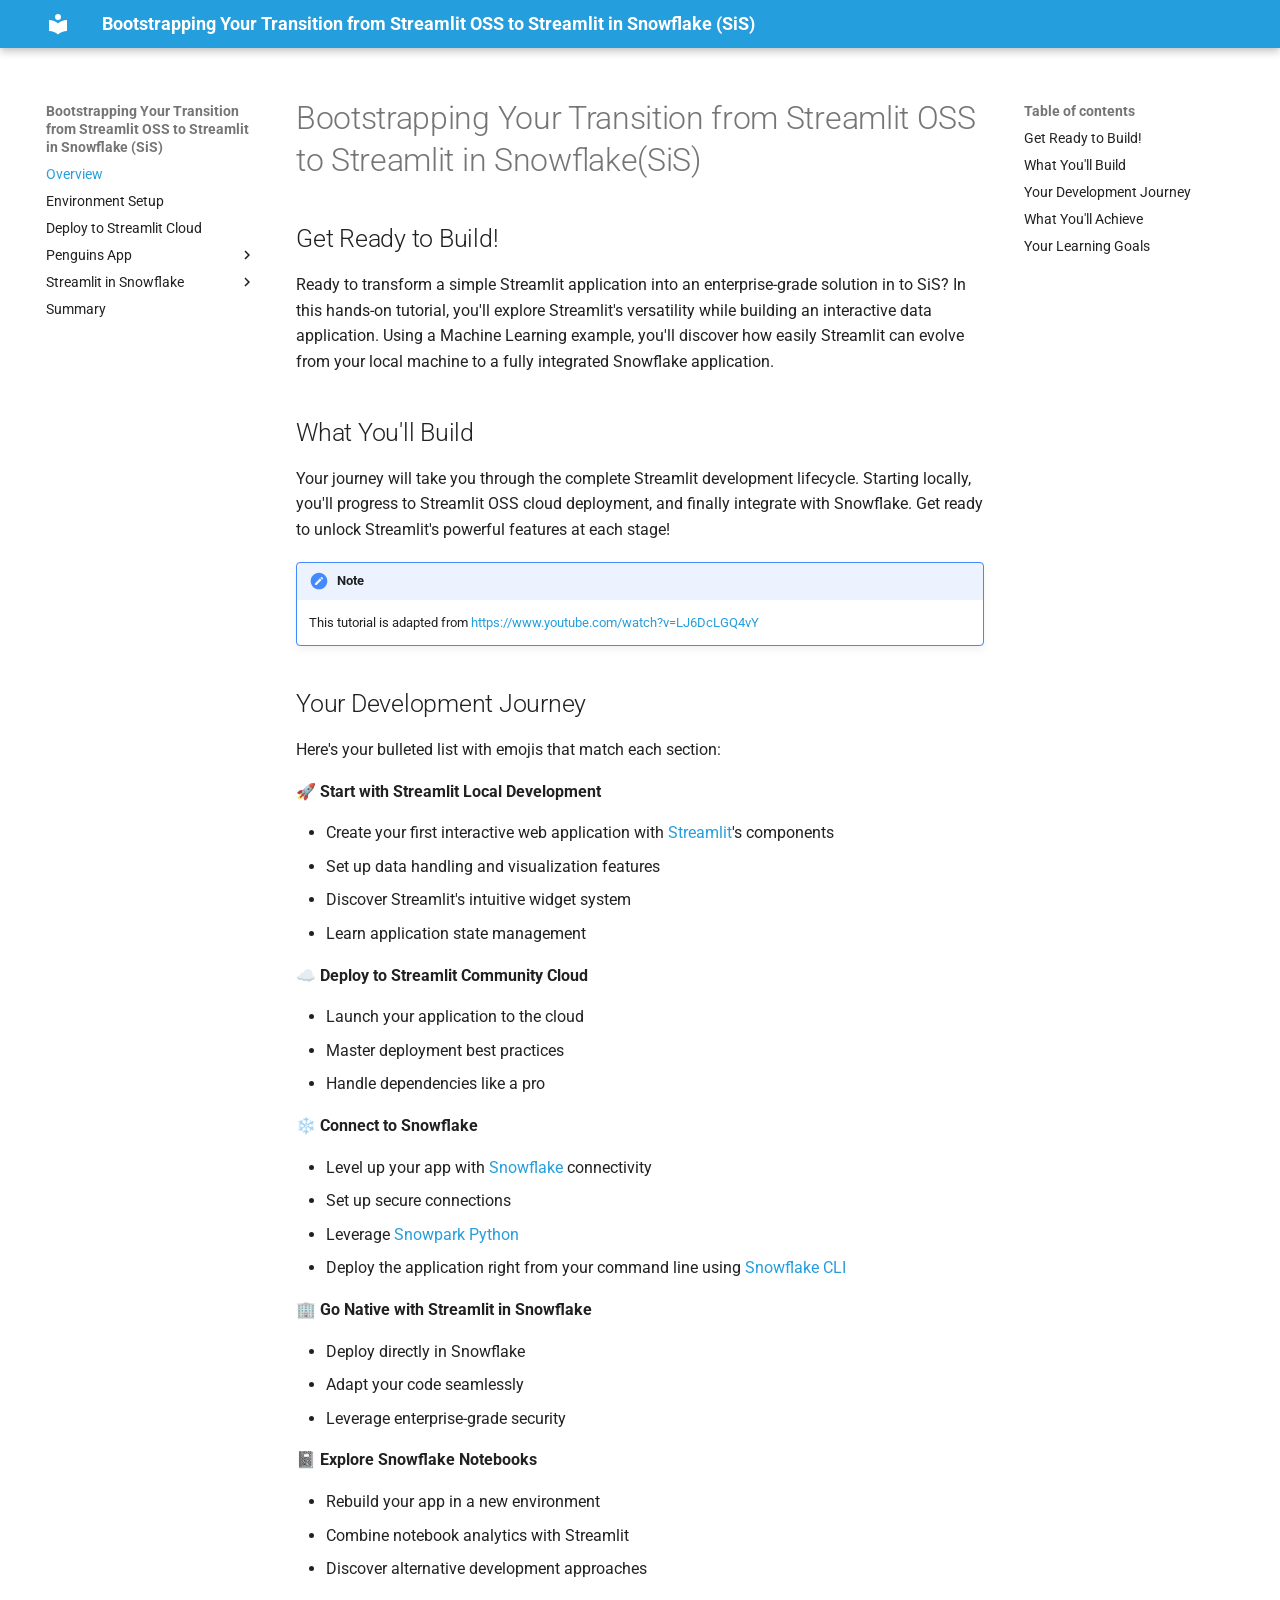
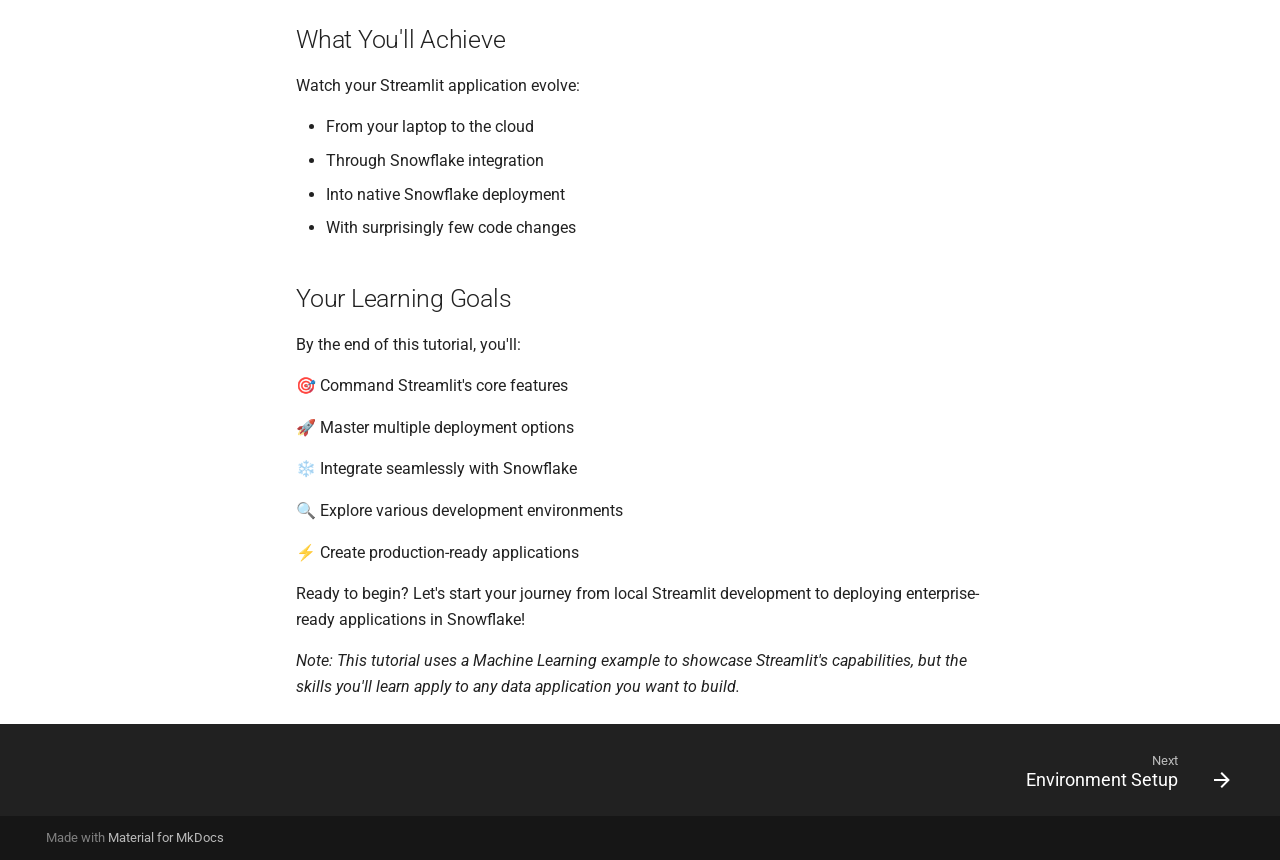
<file: index.html>
<!doctype html>
<html lang="en" class="no-js">
  <head>
    
      <meta charset="utf-8">
      <meta name="viewport" content="width=device-width,initial-scale=1">
      
        <meta name="description" content="Bootstrap your transition from Streamlit OSS to Streamlit in Snowflake (SiS) with this step-by-step tutorial and starter template. Migrate your Streamlit app to Snowflake's powerful and scalable platform, and leverage enterprise-grade features with ease.">
      
      
      
        <link rel="canonical" href="https://snowflake-labs.github.io/streamlit-oss-to-sis-bootstrap/">
      
      
      
        <link rel="next" href="setup/">
      
      
      <link rel="icon" href="assets/images/favicon.png">
      <meta name="generator" content="mkdocs-1.6.1, mkdocs-material-9.5.44">
    
    
      
        <title>Bootstrapping Your Transition from Streamlit OSS to Streamlit in Snowflake (SiS)</title>
      
    
    
      <link rel="stylesheet" href="assets/stylesheets/main.0253249f.min.css">
      
        
        <link rel="stylesheet" href="assets/stylesheets/palette.06af60db.min.css">
      
      


    
    
      
    
    
      
        
        
        <link rel="preconnect" href="https://fonts.gstatic.com" crossorigin>
        <link rel="stylesheet" href="https://fonts.googleapis.com/css?family=Roboto:300,300i,400,400i,700,700i%7CFira+Code:400,400i,700,700i&display=fallback">
        <style>:root{--md-text-font:"Roboto";--md-code-font:"Fira Code"}</style>
      
    
    
      <link rel="stylesheet" href="stylesheets/extra.css">
    
    <script>__md_scope=new URL(".",location),__md_hash=e=>[...e].reduce(((e,_)=>(e<<5)-e+_.charCodeAt(0)),0),__md_get=(e,_=localStorage,t=__md_scope)=>JSON.parse(_.getItem(t.pathname+"."+e)),__md_set=(e,_,t=localStorage,a=__md_scope)=>{try{t.setItem(a.pathname+"."+e,JSON.stringify(_))}catch(e){}}</script>
    
      

    
    
    
  </head>
  
  
    
    
    
    
    
    <body dir="ltr" data-md-color-scheme="default" data-md-color-primary="custom" data-md-color-accent="indigo">
  
    
    <input class="md-toggle" data-md-toggle="drawer" type="checkbox" id="__drawer" autocomplete="off">
    <input class="md-toggle" data-md-toggle="search" type="checkbox" id="__search" autocomplete="off">
    <label class="md-overlay" for="__drawer"></label>
    <div data-md-component="skip">
      
        
        <a href="#bootstrapping-your-transition-from-streamlit-oss-to-streamlit-in-snowflakesis" class="md-skip">
          Skip to content
        </a>
      
    </div>
    <div data-md-component="announce">
      
    </div>
    
    
      

  

<header class="md-header md-header--shadow" data-md-component="header">
  <nav class="md-header__inner md-grid" aria-label="Header">
    <a href="." title="Bootstrapping Your Transition from Streamlit OSS to Streamlit in Snowflake (SiS)" class="md-header__button md-logo" aria-label="Bootstrapping Your Transition from Streamlit OSS to Streamlit in Snowflake (SiS)" data-md-component="logo">
      
  
  <svg xmlns="http://www.w3.org/2000/svg" viewBox="0 0 24 24"><path d="M12 8a3 3 0 0 0 3-3 3 3 0 0 0-3-3 3 3 0 0 0-3 3 3 3 0 0 0 3 3m0 3.54C9.64 9.35 6.5 8 3 8v11c3.5 0 6.64 1.35 9 3.54 2.36-2.19 5.5-3.54 9-3.54V8c-3.5 0-6.64 1.35-9 3.54"/></svg>

    </a>
    <label class="md-header__button md-icon" for="__drawer">
      
      <svg xmlns="http://www.w3.org/2000/svg" viewBox="0 0 24 24"><path d="M3 6h18v2H3zm0 5h18v2H3zm0 5h18v2H3z"/></svg>
    </label>
    <div class="md-header__title" data-md-component="header-title">
      <div class="md-header__ellipsis">
        <div class="md-header__topic">
          <span class="md-ellipsis">
            Bootstrapping Your Transition from Streamlit OSS to Streamlit in Snowflake (SiS)
          </span>
        </div>
        <div class="md-header__topic" data-md-component="header-topic">
          <span class="md-ellipsis">
            
              Overview
            
          </span>
        </div>
      </div>
    </div>
    
      
    
    
    
    
    
  </nav>
  
</header>
    
    <div class="md-container" data-md-component="container">
      
      
        
          
        
      
      <main class="md-main" data-md-component="main">
        <div class="md-main__inner md-grid">
          
            
              
              <div class="md-sidebar md-sidebar--primary" data-md-component="sidebar" data-md-type="navigation" >
                <div class="md-sidebar__scrollwrap">
                  <div class="md-sidebar__inner">
                    



<nav class="md-nav md-nav--primary" aria-label="Navigation" data-md-level="0">
  <label class="md-nav__title" for="__drawer">
    <a href="." title="Bootstrapping Your Transition from Streamlit OSS to Streamlit in Snowflake (SiS)" class="md-nav__button md-logo" aria-label="Bootstrapping Your Transition from Streamlit OSS to Streamlit in Snowflake (SiS)" data-md-component="logo">
      
  
  <svg xmlns="http://www.w3.org/2000/svg" viewBox="0 0 24 24"><path d="M12 8a3 3 0 0 0 3-3 3 3 0 0 0-3-3 3 3 0 0 0-3 3 3 3 0 0 0 3 3m0 3.54C9.64 9.35 6.5 8 3 8v11c3.5 0 6.64 1.35 9 3.54 2.36-2.19 5.5-3.54 9-3.54V8c-3.5 0-6.64 1.35-9 3.54"/></svg>

    </a>
    Bootstrapping Your Transition from Streamlit OSS to Streamlit in Snowflake (SiS)
  </label>
  
  <ul class="md-nav__list" data-md-scrollfix>
    
      
      
  
  
    
  
  
  
    <li class="md-nav__item md-nav__item--active">
      
      <input class="md-nav__toggle md-toggle" type="checkbox" id="__toc">
      
      
        
      
      
        <label class="md-nav__link md-nav__link--active" for="__toc">
          
  
  <span class="md-ellipsis">
    Overview
  </span>
  

          <span class="md-nav__icon md-icon"></span>
        </label>
      
      <a href="." class="md-nav__link md-nav__link--active">
        
  
  <span class="md-ellipsis">
    Overview
  </span>
  

      </a>
      
        

<nav class="md-nav md-nav--secondary" aria-label="Table of contents">
  
  
  
    
  
  
    <label class="md-nav__title" for="__toc">
      <span class="md-nav__icon md-icon"></span>
      Table of contents
    </label>
    <ul class="md-nav__list" data-md-component="toc" data-md-scrollfix>
      
        <li class="md-nav__item">
  <a href="#get-ready-to-build" class="md-nav__link">
    <span class="md-ellipsis">
      Get Ready to Build!
    </span>
  </a>
  
</li>
      
        <li class="md-nav__item">
  <a href="#what-youll-build" class="md-nav__link">
    <span class="md-ellipsis">
      What You'll Build
    </span>
  </a>
  
</li>
      
        <li class="md-nav__item">
  <a href="#your-development-journey" class="md-nav__link">
    <span class="md-ellipsis">
      Your Development Journey
    </span>
  </a>
  
</li>
      
        <li class="md-nav__item">
  <a href="#what-youll-achieve" class="md-nav__link">
    <span class="md-ellipsis">
      What You'll Achieve
    </span>
  </a>
  
</li>
      
        <li class="md-nav__item">
  <a href="#your-learning-goals" class="md-nav__link">
    <span class="md-ellipsis">
      Your Learning Goals
    </span>
  </a>
  
</li>
      
    </ul>
  
</nav>
      
    </li>
  

    
      
      
  
  
  
  
    <li class="md-nav__item">
      <a href="setup/" class="md-nav__link">
        
  
  <span class="md-ellipsis">
    Environment Setup
  </span>
  

      </a>
    </li>
  

    
      
      
  
  
  
  
    <li class="md-nav__item">
      <a href="deploy_to_streamlit_cloud/" class="md-nav__link">
        
  
  <span class="md-ellipsis">
    Deploy to Streamlit Cloud
  </span>
  

      </a>
    </li>
  

    
      
      
  
  
  
  
    
    
    
    
    <li class="md-nav__item md-nav__item--nested">
      
        
        
        <input class="md-nav__toggle md-toggle " type="checkbox" id="__nav_4" >
        
          
          <label class="md-nav__link" for="__nav_4" id="__nav_4_label" tabindex="0">
            
  
  <span class="md-ellipsis">
    Penguins App
  </span>
  

            <span class="md-nav__icon md-icon"></span>
          </label>
        
        <nav class="md-nav" data-md-level="1" aria-labelledby="__nav_4_label" aria-expanded="false">
          <label class="md-nav__title" for="__nav_4">
            <span class="md-nav__icon md-icon"></span>
            Penguins App
          </label>
          <ul class="md-nav__list" data-md-scrollfix>
            
              
                
  
  
  
  
    <li class="md-nav__item">
      <a href="explore_dataset/" class="md-nav__link">
        
  
  <span class="md-ellipsis">
    Exploring Dataset
  </span>
  

      </a>
    </li>
  

              
            
              
                
  
  
  
  
    <li class="md-nav__item">
      <a href="interactive_features/" class="md-nav__link">
        
  
  <span class="md-ellipsis">
    Interact with Application
  </span>
  

      </a>
    </li>
  

              
            
              
                
  
  
  
  
    <li class="md-nav__item">
      <a href="data_preparation/" class="md-nav__link">
        
  
  <span class="md-ellipsis">
    Data Preparation
  </span>
  

      </a>
    </li>
  

              
            
              
                
  
  
  
  
    <li class="md-nav__item">
      <a href="train_and_predict/" class="md-nav__link">
        
  
  <span class="md-ellipsis">
    Training and Prediction
  </span>
  

      </a>
    </li>
  

              
            
          </ul>
        </nav>
      
    </li>
  

    
      
      
  
  
  
  
    
    
    
    
    <li class="md-nav__item md-nav__item--nested">
      
        
        
        <input class="md-nav__toggle md-toggle " type="checkbox" id="__nav_5" >
        
          
          <label class="md-nav__link" for="__nav_5" id="__nav_5_label" tabindex="0">
            
  
  <span class="md-ellipsis">
    Streamlit in  Snowflake
  </span>
  

            <span class="md-nav__icon md-icon"></span>
          </label>
        
        <nav class="md-nav" data-md-level="1" aria-labelledby="__nav_5_label" aria-expanded="false">
          <label class="md-nav__title" for="__nav_5">
            <span class="md-nav__icon md-icon"></span>
            Streamlit in  Snowflake
          </label>
          <ul class="md-nav__list" data-md-scrollfix>
            
              
                
  
  
  
  
    <li class="md-nav__item">
      <a href="snowflake_deploy/" class="md-nav__link">
        
  
  <span class="md-ellipsis">
    Deploy to Snowflake
  </span>
  

      </a>
    </li>
  

              
            
          </ul>
        </nav>
      
    </li>
  

    
      
      
  
  
  
  
    <li class="md-nav__item">
      <a href="summary/" class="md-nav__link">
        
  
  <span class="md-ellipsis">
    Summary
  </span>
  

      </a>
    </li>
  

    
  </ul>
</nav>
                  </div>
                </div>
              </div>
            
            
              
              <div class="md-sidebar md-sidebar--secondary" data-md-component="sidebar" data-md-type="toc" >
                <div class="md-sidebar__scrollwrap">
                  <div class="md-sidebar__inner">
                    

<nav class="md-nav md-nav--secondary" aria-label="Table of contents">
  
  
  
    
  
  
    <label class="md-nav__title" for="__toc">
      <span class="md-nav__icon md-icon"></span>
      Table of contents
    </label>
    <ul class="md-nav__list" data-md-component="toc" data-md-scrollfix>
      
        <li class="md-nav__item">
  <a href="#get-ready-to-build" class="md-nav__link">
    <span class="md-ellipsis">
      Get Ready to Build!
    </span>
  </a>
  
</li>
      
        <li class="md-nav__item">
  <a href="#what-youll-build" class="md-nav__link">
    <span class="md-ellipsis">
      What You'll Build
    </span>
  </a>
  
</li>
      
        <li class="md-nav__item">
  <a href="#your-development-journey" class="md-nav__link">
    <span class="md-ellipsis">
      Your Development Journey
    </span>
  </a>
  
</li>
      
        <li class="md-nav__item">
  <a href="#what-youll-achieve" class="md-nav__link">
    <span class="md-ellipsis">
      What You'll Achieve
    </span>
  </a>
  
</li>
      
        <li class="md-nav__item">
  <a href="#your-learning-goals" class="md-nav__link">
    <span class="md-ellipsis">
      Your Learning Goals
    </span>
  </a>
  
</li>
      
    </ul>
  
</nav>
                  </div>
                </div>
              </div>
            
          
          
            <div class="md-content" data-md-component="content">
              <article class="md-content__inner md-typeset">
                
                  


<h1 id="bootstrapping-your-transition-from-streamlit-oss-to-streamlit-in-snowflakesis">Bootstrapping Your Transition from Streamlit OSS to Streamlit in Snowflake(SiS)<a class="headerlink" href="#bootstrapping-your-transition-from-streamlit-oss-to-streamlit-in-snowflakesis" title="Permanent link">&para;</a></h1>
<h2 id="get-ready-to-build">Get Ready to Build!<a class="headerlink" href="#get-ready-to-build" title="Permanent link">&para;</a></h2>
<p>Ready to transform a simple Streamlit application into an enterprise-grade solution in to SiS? In this hands-on tutorial, you'll explore Streamlit's versatility while building an interactive data application. Using a Machine Learning example, you'll discover how easily Streamlit can evolve from your local machine to a fully integrated Snowflake application.</p>
<h2 id="what-youll-build">What You'll Build<a class="headerlink" href="#what-youll-build" title="Permanent link">&para;</a></h2>
<p>Your journey will take you through the complete Streamlit development lifecycle. Starting locally, you'll progress to Streamlit OSS cloud deployment, and finally integrate with Snowflake. Get ready to unlock Streamlit's powerful features at each stage!</p>
<div class="admonition note">
<p class="admonition-title">Note</p>
<p>This tutorial is adapted from <a href="https://www.youtube.com/watch?v=LJ6DcLGQ4vY" target="_blank">https://www.youtube.com/watch?v=LJ6DcLGQ4vY</a></p>
</div>
<h2 id="your-development-journey">Your Development Journey<a class="headerlink" href="#your-development-journey" title="Permanent link">&para;</a></h2>
<p>Here's your bulleted list with emojis that match each section:</p>
<p>🚀 <strong>Start with Streamlit Local Development</strong></p>
<ul>
<li>Create your first interactive web application with <a href="https://streamlit.io" target="_blank">Streamlit</a>'s components</li>
<li>Set up data handling and visualization features</li>
<li>Discover Streamlit's intuitive widget system</li>
<li>Learn application state management</li>
</ul>
<p>☁️ <strong>Deploy to Streamlit Community Cloud</strong></p>
<ul>
<li>Launch your application to the cloud</li>
<li>Master deployment best practices</li>
<li>Handle dependencies like a pro</li>
</ul>
<p>❄️ <strong>Connect to Snowflake</strong></p>
<ul>
<li>Level up your app with <a href="https://snowflake.com" target="_blank">Snowflake</a> connectivity</li>
<li>Set up secure connections</li>
<li>Leverage <a href="https://docs.snowflake.com/en/developer-guide/snowpark/python/index" target="_blank">Snowpark Python</a></li>
<li>Deploy the application right from your command line using <a href="https://docs.snowflake.com/en/developer-guide/snowflake-cli/index" target="_blank">Snowflake CLI</a></li>
</ul>
<p>🏢 <strong>Go Native with Streamlit in Snowflake</strong></p>
<ul>
<li>Deploy directly in Snowflake</li>
<li>Adapt your code seamlessly</li>
<li>Leverage enterprise-grade security</li>
</ul>
<p>📓 <strong>Explore Snowflake Notebooks</strong></p>
<ul>
<li>Rebuild your app in a new environment</li>
<li>Combine notebook analytics with Streamlit</li>
<li>Discover alternative development approaches</li>
</ul>
<h2 id="what-youll-achieve">What You'll Achieve<a class="headerlink" href="#what-youll-achieve" title="Permanent link">&para;</a></h2>
<p>Watch your Streamlit application evolve:</p>
<ul>
<li>From your laptop to the cloud</li>
<li>Through Snowflake integration</li>
<li>Into native Snowflake deployment</li>
<li>With surprisingly few code changes</li>
</ul>
<h2 id="your-learning-goals">Your Learning Goals<a class="headerlink" href="#your-learning-goals" title="Permanent link">&para;</a></h2>
<p>By the end of this tutorial, you'll:</p>
<p>🎯 Command Streamlit's core features</p>
<p>🚀 Master multiple deployment options</p>
<p>❄️ Integrate seamlessly with Snowflake</p>
<p>🔍 Explore various development environments</p>
<p>⚡ Create production-ready applications</p>
<p>Ready to begin? Let's start your journey from local Streamlit development to deploying enterprise-ready applications in Snowflake! </p>
<p><em>Note: This tutorial uses a Machine Learning example to showcase Streamlit's capabilities, but the skills you'll learn apply to any data application you want to build.</em></p>












                
              </article>
            </div>
          
          
<script>var target=document.getElementById(location.hash.slice(1));target&&target.name&&(target.checked=target.name.startsWith("__tabbed_"))</script>
        </div>
        
      </main>
      
        <footer class="md-footer">
  
    
      
      <nav class="md-footer__inner md-grid" aria-label="Footer" >
        
        
          
          <a href="setup/" class="md-footer__link md-footer__link--next" aria-label="Next: Environment Setup">
            <div class="md-footer__title">
              <span class="md-footer__direction">
                Next
              </span>
              <div class="md-ellipsis">
                Environment Setup
              </div>
            </div>
            <div class="md-footer__button md-icon">
              
              <svg xmlns="http://www.w3.org/2000/svg" viewBox="0 0 24 24"><path d="M4 11v2h12l-5.5 5.5 1.42 1.42L19.84 12l-7.92-7.92L10.5 5.5 16 11z"/></svg>
            </div>
          </a>
        
      </nav>
    
  
  <div class="md-footer-meta md-typeset">
    <div class="md-footer-meta__inner md-grid">
      <div class="md-copyright">
  
  
    Made with
    <a href="https://squidfunk.github.io/mkdocs-material/" target="_blank" rel="noopener">
      Material for MkDocs
    </a>
  
</div>
      
    </div>
  </div>
</footer>
      
    </div>
    <div class="md-dialog" data-md-component="dialog">
      <div class="md-dialog__inner md-typeset"></div>
    </div>
    
      <div class="md-progress" data-md-component="progress" role="progressbar"></div>
    
    
    <script id="__config" type="application/json">{"base": ".", "features": ["content.code.copy", "content.code.select", "content.code.annotate", "navigation.instant", "navigation.instant.progress", "navigation.tracking", "navigation.footer", "toc.follow"], "search": "assets/javascripts/workers/search.6ce7567c.min.js", "translations": {"clipboard.copied": "Copied to clipboard", "clipboard.copy": "Copy to clipboard", "search.result.more.one": "1 more on this page", "search.result.more.other": "# more on this page", "search.result.none": "No matching documents", "search.result.one": "1 matching document", "search.result.other": "# matching documents", "search.result.placeholder": "Type to start searching", "search.result.term.missing": "Missing", "select.version": "Select version"}}</script>
    
    
      <script src="assets/javascripts/bundle.83f73b43.min.js"></script>
      
    
  </body>
</html>
</file>
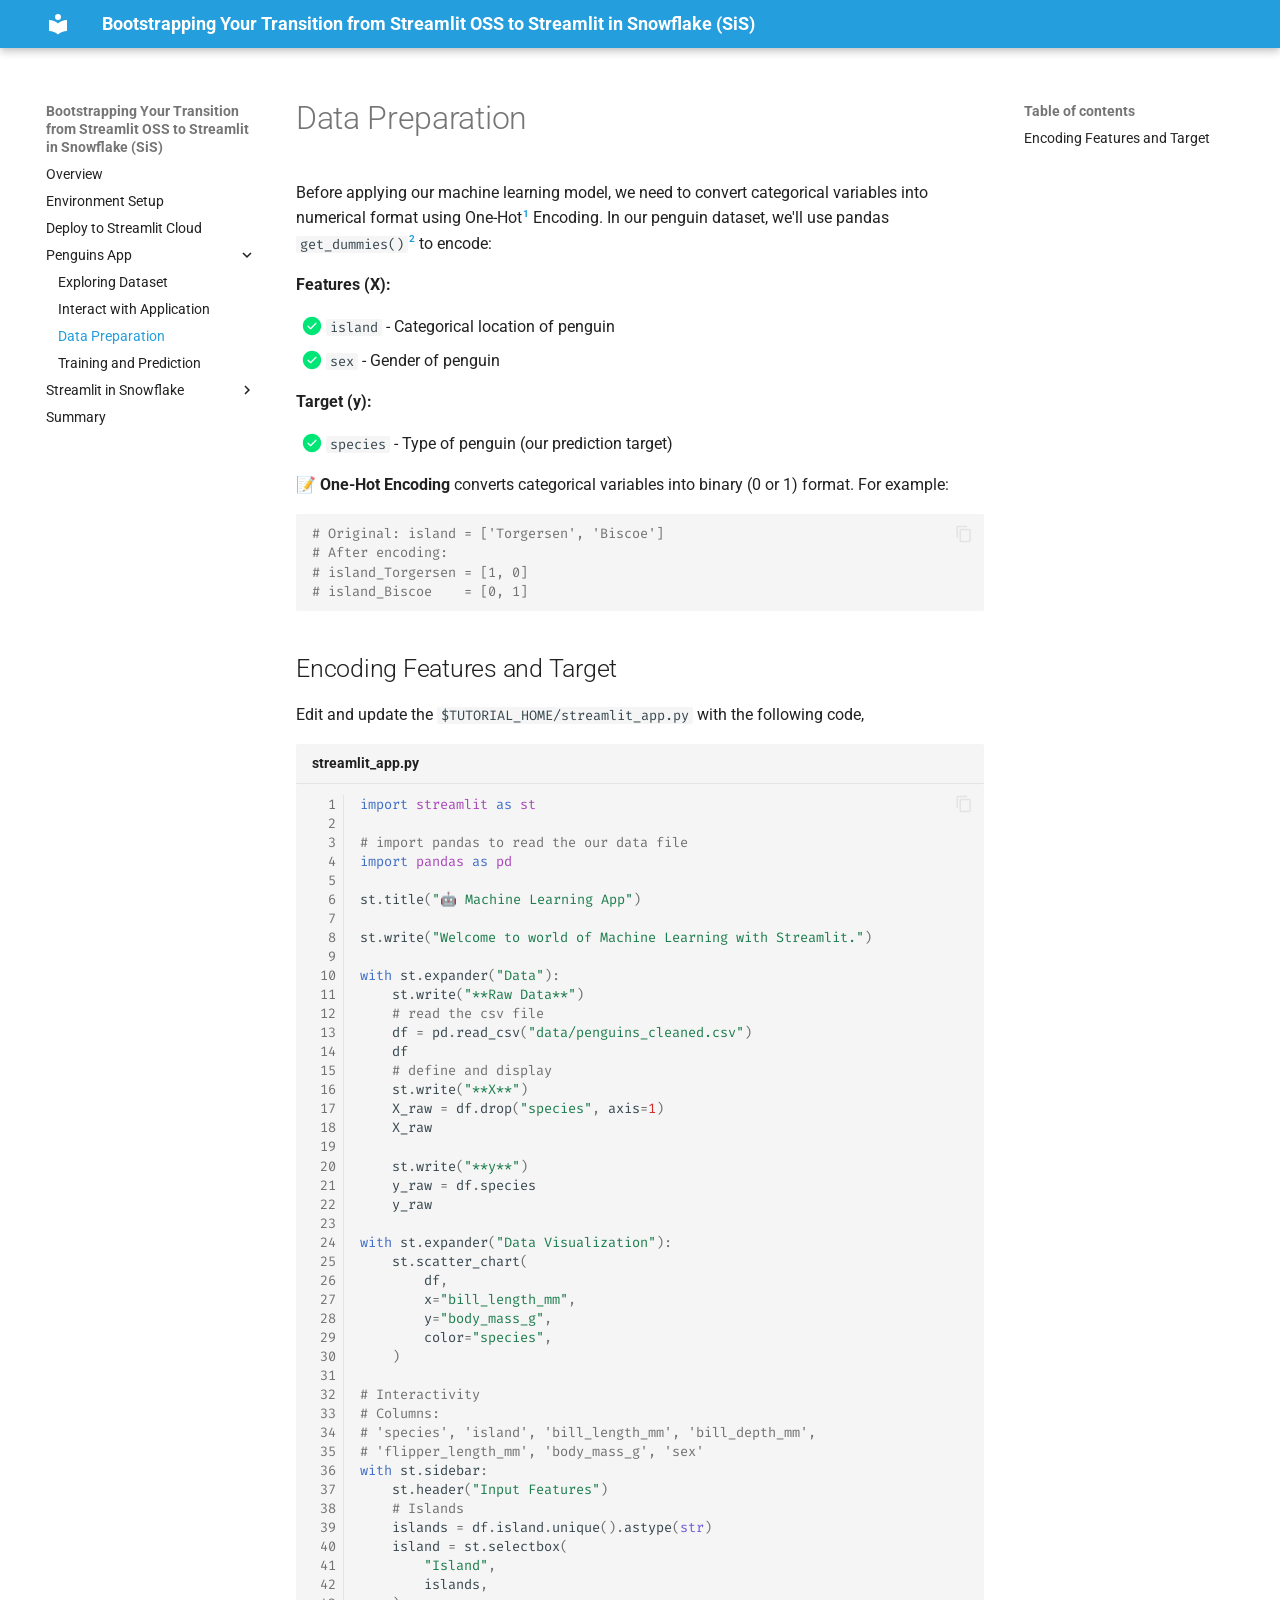
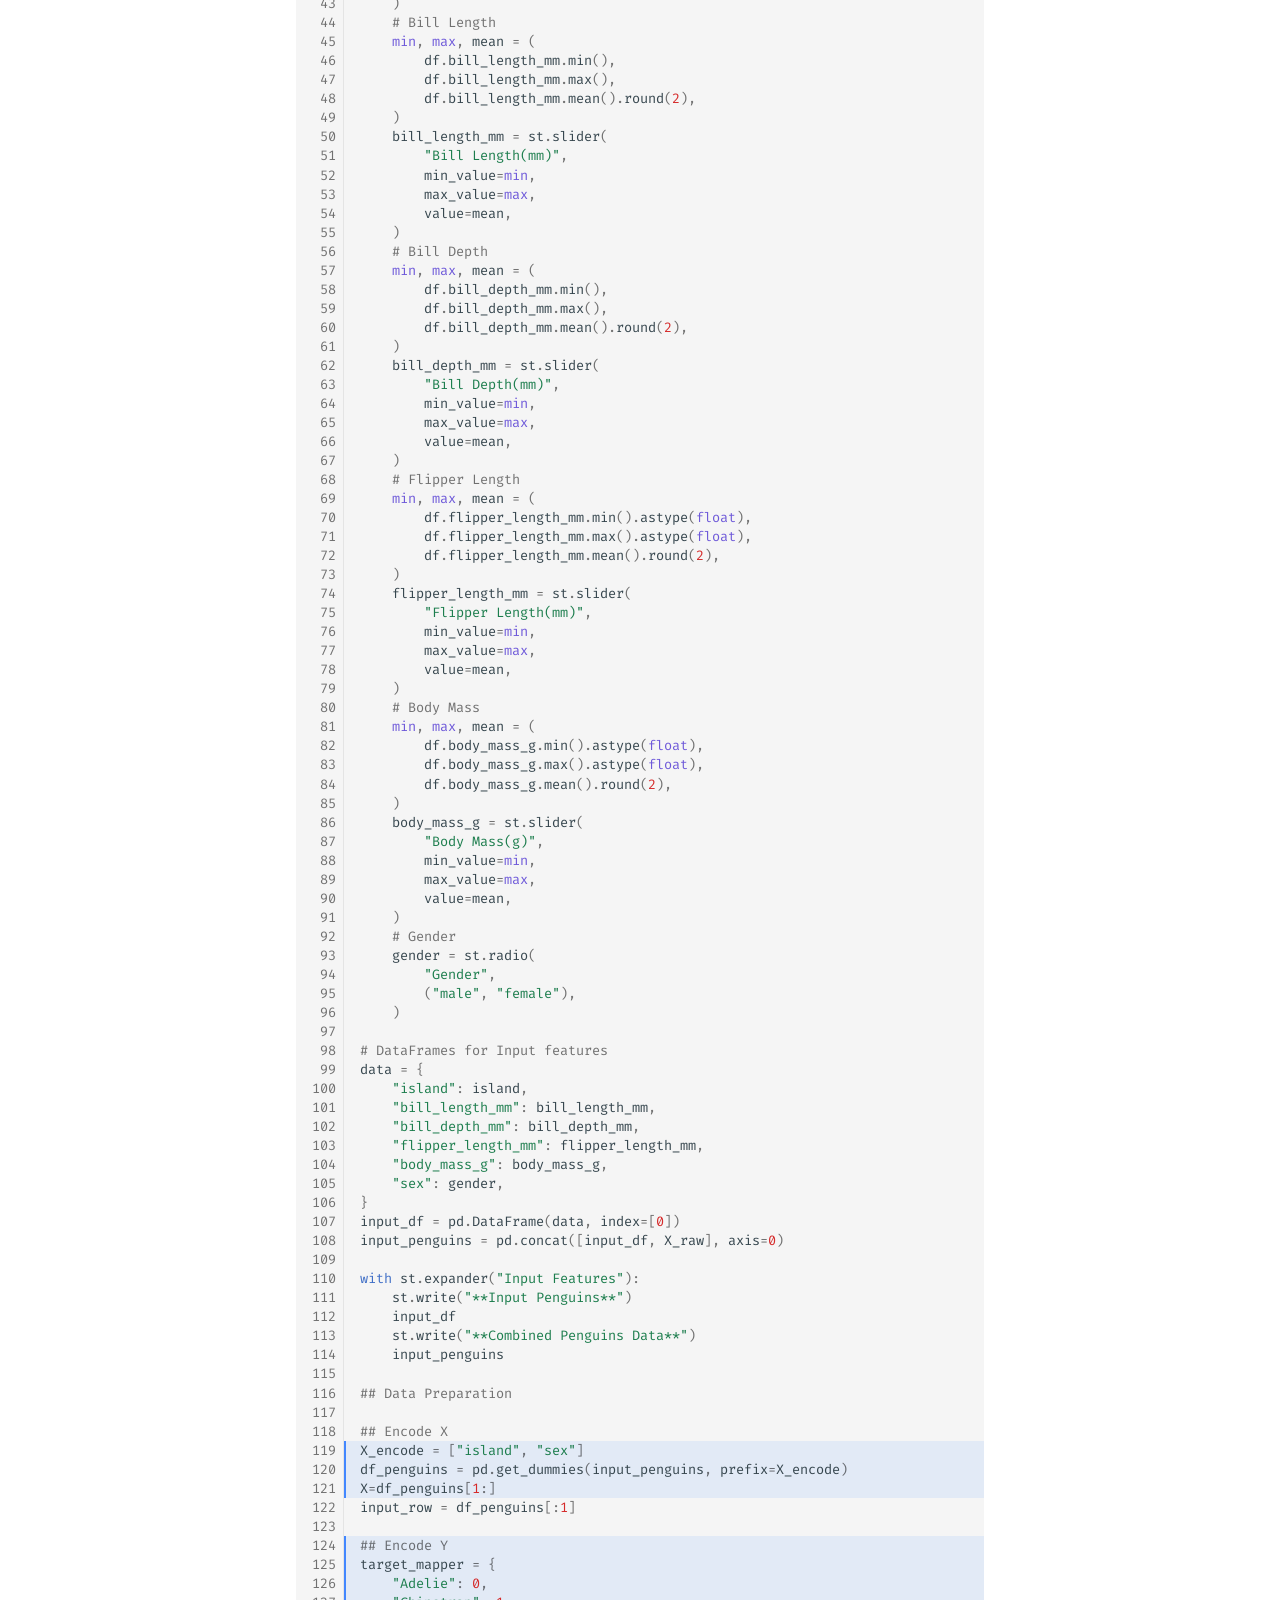
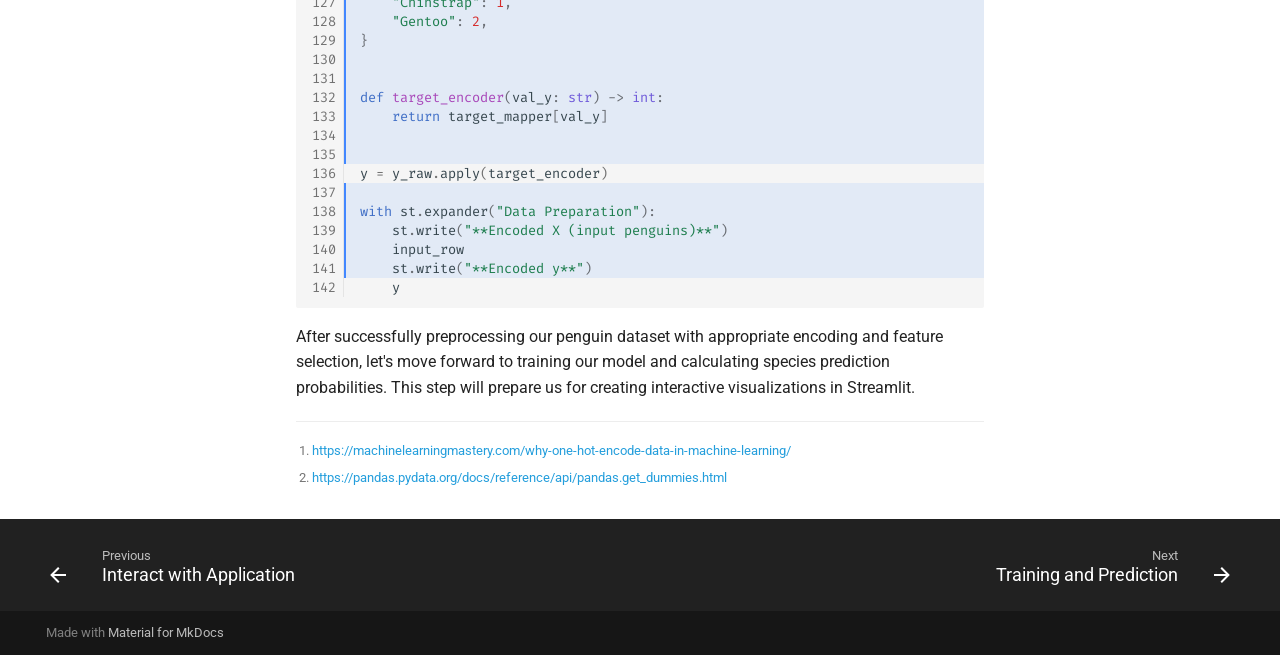
<file: data_preparation/index.html>
<!doctype html>
<html lang="en" class="no-js">
  <head>
    
      <meta charset="utf-8">
      <meta name="viewport" content="width=device-width,initial-scale=1">
      
        <meta name="description" content="Bootstrap your transition from Streamlit OSS to Streamlit in Snowflake (SiS) with this step-by-step tutorial and starter template. Migrate your Streamlit app to Snowflake's powerful and scalable platform, and leverage enterprise-grade features with ease.">
      
      
      
        <link rel="canonical" href="https://snowflake-labs.github.io/streamlit-oss-to-sis-bootstrap/data_preparation/">
      
      
        <link rel="prev" href="../interactive_features/">
      
      
        <link rel="next" href="../train_and_predict/">
      
      
      <link rel="icon" href="../assets/images/favicon.png">
      <meta name="generator" content="mkdocs-1.6.1, mkdocs-material-9.5.44">
    
    
      
        <title>Data Preparation - Bootstrapping Your Transition from Streamlit OSS to Streamlit in Snowflake (SiS)</title>
      
    
    
      <link rel="stylesheet" href="../assets/stylesheets/main.0253249f.min.css">
      
        
        <link rel="stylesheet" href="../assets/stylesheets/palette.06af60db.min.css">
      
      


    
    
      
    
    
      
        
        
        <link rel="preconnect" href="https://fonts.gstatic.com" crossorigin>
        <link rel="stylesheet" href="https://fonts.googleapis.com/css?family=Roboto:300,300i,400,400i,700,700i%7CFira+Code:400,400i,700,700i&display=fallback">
        <style>:root{--md-text-font:"Roboto";--md-code-font:"Fira Code"}</style>
      
    
    
      <link rel="stylesheet" href="../stylesheets/extra.css">
    
    <script>__md_scope=new URL("..",location),__md_hash=e=>[...e].reduce(((e,_)=>(e<<5)-e+_.charCodeAt(0)),0),__md_get=(e,_=localStorage,t=__md_scope)=>JSON.parse(_.getItem(t.pathname+"."+e)),__md_set=(e,_,t=localStorage,a=__md_scope)=>{try{t.setItem(a.pathname+"."+e,JSON.stringify(_))}catch(e){}}</script>
    
      

    
    
    
  </head>
  
  
    
    
    
    
    
    <body dir="ltr" data-md-color-scheme="default" data-md-color-primary="custom" data-md-color-accent="indigo">
  
    
    <input class="md-toggle" data-md-toggle="drawer" type="checkbox" id="__drawer" autocomplete="off">
    <input class="md-toggle" data-md-toggle="search" type="checkbox" id="__search" autocomplete="off">
    <label class="md-overlay" for="__drawer"></label>
    <div data-md-component="skip">
      
        
        <a href="#data-preparation" class="md-skip">
          Skip to content
        </a>
      
    </div>
    <div data-md-component="announce">
      
    </div>
    
    
      

  

<header class="md-header md-header--shadow" data-md-component="header">
  <nav class="md-header__inner md-grid" aria-label="Header">
    <a href=".." title="Bootstrapping Your Transition from Streamlit OSS to Streamlit in Snowflake (SiS)" class="md-header__button md-logo" aria-label="Bootstrapping Your Transition from Streamlit OSS to Streamlit in Snowflake (SiS)" data-md-component="logo">
      
  
  <svg xmlns="http://www.w3.org/2000/svg" viewBox="0 0 24 24"><path d="M12 8a3 3 0 0 0 3-3 3 3 0 0 0-3-3 3 3 0 0 0-3 3 3 3 0 0 0 3 3m0 3.54C9.64 9.35 6.5 8 3 8v11c3.5 0 6.64 1.35 9 3.54 2.36-2.19 5.5-3.54 9-3.54V8c-3.5 0-6.64 1.35-9 3.54"/></svg>

    </a>
    <label class="md-header__button md-icon" for="__drawer">
      
      <svg xmlns="http://www.w3.org/2000/svg" viewBox="0 0 24 24"><path d="M3 6h18v2H3zm0 5h18v2H3zm0 5h18v2H3z"/></svg>
    </label>
    <div class="md-header__title" data-md-component="header-title">
      <div class="md-header__ellipsis">
        <div class="md-header__topic">
          <span class="md-ellipsis">
            Bootstrapping Your Transition from Streamlit OSS to Streamlit in Snowflake (SiS)
          </span>
        </div>
        <div class="md-header__topic" data-md-component="header-topic">
          <span class="md-ellipsis">
            
              Data Preparation
            
          </span>
        </div>
      </div>
    </div>
    
      
    
    
    
    
    
  </nav>
  
</header>
    
    <div class="md-container" data-md-component="container">
      
      
        
          
        
      
      <main class="md-main" data-md-component="main">
        <div class="md-main__inner md-grid">
          
            
              
              <div class="md-sidebar md-sidebar--primary" data-md-component="sidebar" data-md-type="navigation" >
                <div class="md-sidebar__scrollwrap">
                  <div class="md-sidebar__inner">
                    



<nav class="md-nav md-nav--primary" aria-label="Navigation" data-md-level="0">
  <label class="md-nav__title" for="__drawer">
    <a href=".." title="Bootstrapping Your Transition from Streamlit OSS to Streamlit in Snowflake (SiS)" class="md-nav__button md-logo" aria-label="Bootstrapping Your Transition from Streamlit OSS to Streamlit in Snowflake (SiS)" data-md-component="logo">
      
  
  <svg xmlns="http://www.w3.org/2000/svg" viewBox="0 0 24 24"><path d="M12 8a3 3 0 0 0 3-3 3 3 0 0 0-3-3 3 3 0 0 0-3 3 3 3 0 0 0 3 3m0 3.54C9.64 9.35 6.5 8 3 8v11c3.5 0 6.64 1.35 9 3.54 2.36-2.19 5.5-3.54 9-3.54V8c-3.5 0-6.64 1.35-9 3.54"/></svg>

    </a>
    Bootstrapping Your Transition from Streamlit OSS to Streamlit in Snowflake (SiS)
  </label>
  
  <ul class="md-nav__list" data-md-scrollfix>
    
      
      
  
  
  
  
    <li class="md-nav__item">
      <a href=".." class="md-nav__link">
        
  
  <span class="md-ellipsis">
    Overview
  </span>
  

      </a>
    </li>
  

    
      
      
  
  
  
  
    <li class="md-nav__item">
      <a href="../setup/" class="md-nav__link">
        
  
  <span class="md-ellipsis">
    Environment Setup
  </span>
  

      </a>
    </li>
  

    
      
      
  
  
  
  
    <li class="md-nav__item">
      <a href="../deploy_to_streamlit_cloud/" class="md-nav__link">
        
  
  <span class="md-ellipsis">
    Deploy to Streamlit Cloud
  </span>
  

      </a>
    </li>
  

    
      
      
  
  
    
  
  
  
    
    
    
    
    <li class="md-nav__item md-nav__item--active md-nav__item--nested">
      
        
        
        <input class="md-nav__toggle md-toggle " type="checkbox" id="__nav_4" checked>
        
          
          <label class="md-nav__link" for="__nav_4" id="__nav_4_label" tabindex="0">
            
  
  <span class="md-ellipsis">
    Penguins App
  </span>
  

            <span class="md-nav__icon md-icon"></span>
          </label>
        
        <nav class="md-nav" data-md-level="1" aria-labelledby="__nav_4_label" aria-expanded="true">
          <label class="md-nav__title" for="__nav_4">
            <span class="md-nav__icon md-icon"></span>
            Penguins App
          </label>
          <ul class="md-nav__list" data-md-scrollfix>
            
              
                
  
  
  
  
    <li class="md-nav__item">
      <a href="../explore_dataset/" class="md-nav__link">
        
  
  <span class="md-ellipsis">
    Exploring Dataset
  </span>
  

      </a>
    </li>
  

              
            
              
                
  
  
  
  
    <li class="md-nav__item">
      <a href="../interactive_features/" class="md-nav__link">
        
  
  <span class="md-ellipsis">
    Interact with Application
  </span>
  

      </a>
    </li>
  

              
            
              
                
  
  
    
  
  
  
    <li class="md-nav__item md-nav__item--active">
      
      <input class="md-nav__toggle md-toggle" type="checkbox" id="__toc">
      
      
        
      
      
        <label class="md-nav__link md-nav__link--active" for="__toc">
          
  
  <span class="md-ellipsis">
    Data Preparation
  </span>
  

          <span class="md-nav__icon md-icon"></span>
        </label>
      
      <a href="./" class="md-nav__link md-nav__link--active">
        
  
  <span class="md-ellipsis">
    Data Preparation
  </span>
  

      </a>
      
        

<nav class="md-nav md-nav--secondary" aria-label="Table of contents">
  
  
  
    
  
  
    <label class="md-nav__title" for="__toc">
      <span class="md-nav__icon md-icon"></span>
      Table of contents
    </label>
    <ul class="md-nav__list" data-md-component="toc" data-md-scrollfix>
      
        <li class="md-nav__item">
  <a href="#encoding-features-and-target" class="md-nav__link">
    <span class="md-ellipsis">
      Encoding Features and Target
    </span>
  </a>
  
</li>
      
    </ul>
  
</nav>
      
    </li>
  

              
            
              
                
  
  
  
  
    <li class="md-nav__item">
      <a href="../train_and_predict/" class="md-nav__link">
        
  
  <span class="md-ellipsis">
    Training and Prediction
  </span>
  

      </a>
    </li>
  

              
            
          </ul>
        </nav>
      
    </li>
  

    
      
      
  
  
  
  
    
    
    
    
    <li class="md-nav__item md-nav__item--nested">
      
        
        
        <input class="md-nav__toggle md-toggle " type="checkbox" id="__nav_5" >
        
          
          <label class="md-nav__link" for="__nav_5" id="__nav_5_label" tabindex="0">
            
  
  <span class="md-ellipsis">
    Streamlit in  Snowflake
  </span>
  

            <span class="md-nav__icon md-icon"></span>
          </label>
        
        <nav class="md-nav" data-md-level="1" aria-labelledby="__nav_5_label" aria-expanded="false">
          <label class="md-nav__title" for="__nav_5">
            <span class="md-nav__icon md-icon"></span>
            Streamlit in  Snowflake
          </label>
          <ul class="md-nav__list" data-md-scrollfix>
            
              
                
  
  
  
  
    <li class="md-nav__item">
      <a href="../snowflake_deploy/" class="md-nav__link">
        
  
  <span class="md-ellipsis">
    Deploy to Snowflake
  </span>
  

      </a>
    </li>
  

              
            
          </ul>
        </nav>
      
    </li>
  

    
      
      
  
  
  
  
    <li class="md-nav__item">
      <a href="../summary/" class="md-nav__link">
        
  
  <span class="md-ellipsis">
    Summary
  </span>
  

      </a>
    </li>
  

    
  </ul>
</nav>
                  </div>
                </div>
              </div>
            
            
              
              <div class="md-sidebar md-sidebar--secondary" data-md-component="sidebar" data-md-type="toc" >
                <div class="md-sidebar__scrollwrap">
                  <div class="md-sidebar__inner">
                    

<nav class="md-nav md-nav--secondary" aria-label="Table of contents">
  
  
  
    
  
  
    <label class="md-nav__title" for="__toc">
      <span class="md-nav__icon md-icon"></span>
      Table of contents
    </label>
    <ul class="md-nav__list" data-md-component="toc" data-md-scrollfix>
      
        <li class="md-nav__item">
  <a href="#encoding-features-and-target" class="md-nav__link">
    <span class="md-ellipsis">
      Encoding Features and Target
    </span>
  </a>
  
</li>
      
    </ul>
  
</nav>
                  </div>
                </div>
              </div>
            
          
          
            <div class="md-content" data-md-component="content">
              <article class="md-content__inner md-typeset">
                
                  


<h1 id="data-preparation">Data Preparation<a class="headerlink" href="#data-preparation" title="Permanent link">&para;</a></h1>
<p>Before applying our machine learning model, we need to convert categorical variables into numerical format using One-Hot<sup id="fnref:1"><a class="footnote-ref" href="#fn:1">1</a></sup> Encoding. In our penguin dataset, we'll use pandas <code>get_dummies()</code><sup id="fnref:2"><a class="footnote-ref" href="#fn:2">2</a></sup> to encode:</p>
<p><strong>Features (X):</strong></p>
<ul class="task-list">
<li class="task-list-item"><label class="task-list-control"><input type="checkbox" disabled checked/><span class="task-list-indicator"></span></label> <code>island</code> - Categorical location of penguin</li>
<li class="task-list-item"><label class="task-list-control"><input type="checkbox" disabled checked/><span class="task-list-indicator"></span></label> <code>sex</code> - Gender of penguin</li>
</ul>
<p><strong>Target (y):</strong></p>
<ul class="task-list">
<li class="task-list-item"><label class="task-list-control"><input type="checkbox" disabled checked/><span class="task-list-indicator"></span></label> <code>species</code> - Type of penguin (our prediction target)</li>
</ul>
<p>📝 <strong>One-Hot Encoding</strong> converts categorical variables into binary (0 or 1) format. For example:
<div class="language-python highlight"><pre><span></span><code><span id="__span-0-1"><a id="__codelineno-0-1" name="__codelineno-0-1" href="#__codelineno-0-1"></a><span class="c1"># Original: island = [&#39;Torgersen&#39;, &#39;Biscoe&#39;]</span>
</span><span id="__span-0-2"><a id="__codelineno-0-2" name="__codelineno-0-2" href="#__codelineno-0-2"></a><span class="c1"># After encoding:</span>
</span><span id="__span-0-3"><a id="__codelineno-0-3" name="__codelineno-0-3" href="#__codelineno-0-3"></a><span class="c1"># island_Torgersen = [1, 0]</span>
</span><span id="__span-0-4"><a id="__codelineno-0-4" name="__codelineno-0-4" href="#__codelineno-0-4"></a><span class="c1"># island_Biscoe    = [0, 1]</span>
</span></code></pre></div></p>
<h2 id="encoding-features-and-target">Encoding Features and Target<a class="headerlink" href="#encoding-features-and-target" title="Permanent link">&para;</a></h2>
<p>Edit and update the <code>$TUTORIAL_HOME/streamlit_app.py</code> with the following code,</p>
<div class="language-py highlight"><table class="highlighttable"><tr><th colspan="2" class="filename"><span class="filename">streamlit_app.py</span></th></tr><tr><td class="linenos"><div class="linenodiv"><pre><span></span><span class="normal"><a href="#__codelineno-1-1">  1</a></span>
<span class="normal"><a href="#__codelineno-1-2">  2</a></span>
<span class="normal"><a href="#__codelineno-1-3">  3</a></span>
<span class="normal"><a href="#__codelineno-1-4">  4</a></span>
<span class="normal"><a href="#__codelineno-1-5">  5</a></span>
<span class="normal"><a href="#__codelineno-1-6">  6</a></span>
<span class="normal"><a href="#__codelineno-1-7">  7</a></span>
<span class="normal"><a href="#__codelineno-1-8">  8</a></span>
<span class="normal"><a href="#__codelineno-1-9">  9</a></span>
<span class="normal"><a href="#__codelineno-1-10"> 10</a></span>
<span class="normal"><a href="#__codelineno-1-11"> 11</a></span>
<span class="normal"><a href="#__codelineno-1-12"> 12</a></span>
<span class="normal"><a href="#__codelineno-1-13"> 13</a></span>
<span class="normal"><a href="#__codelineno-1-14"> 14</a></span>
<span class="normal"><a href="#__codelineno-1-15"> 15</a></span>
<span class="normal"><a href="#__codelineno-1-16"> 16</a></span>
<span class="normal"><a href="#__codelineno-1-17"> 17</a></span>
<span class="normal"><a href="#__codelineno-1-18"> 18</a></span>
<span class="normal"><a href="#__codelineno-1-19"> 19</a></span>
<span class="normal"><a href="#__codelineno-1-20"> 20</a></span>
<span class="normal"><a href="#__codelineno-1-21"> 21</a></span>
<span class="normal"><a href="#__codelineno-1-22"> 22</a></span>
<span class="normal"><a href="#__codelineno-1-23"> 23</a></span>
<span class="normal"><a href="#__codelineno-1-24"> 24</a></span>
<span class="normal"><a href="#__codelineno-1-25"> 25</a></span>
<span class="normal"><a href="#__codelineno-1-26"> 26</a></span>
<span class="normal"><a href="#__codelineno-1-27"> 27</a></span>
<span class="normal"><a href="#__codelineno-1-28"> 28</a></span>
<span class="normal"><a href="#__codelineno-1-29"> 29</a></span>
<span class="normal"><a href="#__codelineno-1-30"> 30</a></span>
<span class="normal"><a href="#__codelineno-1-31"> 31</a></span>
<span class="normal"><a href="#__codelineno-1-32"> 32</a></span>
<span class="normal"><a href="#__codelineno-1-33"> 33</a></span>
<span class="normal"><a href="#__codelineno-1-34"> 34</a></span>
<span class="normal"><a href="#__codelineno-1-35"> 35</a></span>
<span class="normal"><a href="#__codelineno-1-36"> 36</a></span>
<span class="normal"><a href="#__codelineno-1-37"> 37</a></span>
<span class="normal"><a href="#__codelineno-1-38"> 38</a></span>
<span class="normal"><a href="#__codelineno-1-39"> 39</a></span>
<span class="normal"><a href="#__codelineno-1-40"> 40</a></span>
<span class="normal"><a href="#__codelineno-1-41"> 41</a></span>
<span class="normal"><a href="#__codelineno-1-42"> 42</a></span>
<span class="normal"><a href="#__codelineno-1-43"> 43</a></span>
<span class="normal"><a href="#__codelineno-1-44"> 44</a></span>
<span class="normal"><a href="#__codelineno-1-45"> 45</a></span>
<span class="normal"><a href="#__codelineno-1-46"> 46</a></span>
<span class="normal"><a href="#__codelineno-1-47"> 47</a></span>
<span class="normal"><a href="#__codelineno-1-48"> 48</a></span>
<span class="normal"><a href="#__codelineno-1-49"> 49</a></span>
<span class="normal"><a href="#__codelineno-1-50"> 50</a></span>
<span class="normal"><a href="#__codelineno-1-51"> 51</a></span>
<span class="normal"><a href="#__codelineno-1-52"> 52</a></span>
<span class="normal"><a href="#__codelineno-1-53"> 53</a></span>
<span class="normal"><a href="#__codelineno-1-54"> 54</a></span>
<span class="normal"><a href="#__codelineno-1-55"> 55</a></span>
<span class="normal"><a href="#__codelineno-1-56"> 56</a></span>
<span class="normal"><a href="#__codelineno-1-57"> 57</a></span>
<span class="normal"><a href="#__codelineno-1-58"> 58</a></span>
<span class="normal"><a href="#__codelineno-1-59"> 59</a></span>
<span class="normal"><a href="#__codelineno-1-60"> 60</a></span>
<span class="normal"><a href="#__codelineno-1-61"> 61</a></span>
<span class="normal"><a href="#__codelineno-1-62"> 62</a></span>
<span class="normal"><a href="#__codelineno-1-63"> 63</a></span>
<span class="normal"><a href="#__codelineno-1-64"> 64</a></span>
<span class="normal"><a href="#__codelineno-1-65"> 65</a></span>
<span class="normal"><a href="#__codelineno-1-66"> 66</a></span>
<span class="normal"><a href="#__codelineno-1-67"> 67</a></span>
<span class="normal"><a href="#__codelineno-1-68"> 68</a></span>
<span class="normal"><a href="#__codelineno-1-69"> 69</a></span>
<span class="normal"><a href="#__codelineno-1-70"> 70</a></span>
<span class="normal"><a href="#__codelineno-1-71"> 71</a></span>
<span class="normal"><a href="#__codelineno-1-72"> 72</a></span>
<span class="normal"><a href="#__codelineno-1-73"> 73</a></span>
<span class="normal"><a href="#__codelineno-1-74"> 74</a></span>
<span class="normal"><a href="#__codelineno-1-75"> 75</a></span>
<span class="normal"><a href="#__codelineno-1-76"> 76</a></span>
<span class="normal"><a href="#__codelineno-1-77"> 77</a></span>
<span class="normal"><a href="#__codelineno-1-78"> 78</a></span>
<span class="normal"><a href="#__codelineno-1-79"> 79</a></span>
<span class="normal"><a href="#__codelineno-1-80"> 80</a></span>
<span class="normal"><a href="#__codelineno-1-81"> 81</a></span>
<span class="normal"><a href="#__codelineno-1-82"> 82</a></span>
<span class="normal"><a href="#__codelineno-1-83"> 83</a></span>
<span class="normal"><a href="#__codelineno-1-84"> 84</a></span>
<span class="normal"><a href="#__codelineno-1-85"> 85</a></span>
<span class="normal"><a href="#__codelineno-1-86"> 86</a></span>
<span class="normal"><a href="#__codelineno-1-87"> 87</a></span>
<span class="normal"><a href="#__codelineno-1-88"> 88</a></span>
<span class="normal"><a href="#__codelineno-1-89"> 89</a></span>
<span class="normal"><a href="#__codelineno-1-90"> 90</a></span>
<span class="normal"><a href="#__codelineno-1-91"> 91</a></span>
<span class="normal"><a href="#__codelineno-1-92"> 92</a></span>
<span class="normal"><a href="#__codelineno-1-93"> 93</a></span>
<span class="normal"><a href="#__codelineno-1-94"> 94</a></span>
<span class="normal"><a href="#__codelineno-1-95"> 95</a></span>
<span class="normal"><a href="#__codelineno-1-96"> 96</a></span>
<span class="normal"><a href="#__codelineno-1-97"> 97</a></span>
<span class="normal"><a href="#__codelineno-1-98"> 98</a></span>
<span class="normal"><a href="#__codelineno-1-99"> 99</a></span>
<span class="normal"><a href="#__codelineno-1-100">100</a></span>
<span class="normal"><a href="#__codelineno-1-101">101</a></span>
<span class="normal"><a href="#__codelineno-1-102">102</a></span>
<span class="normal"><a href="#__codelineno-1-103">103</a></span>
<span class="normal"><a href="#__codelineno-1-104">104</a></span>
<span class="normal"><a href="#__codelineno-1-105">105</a></span>
<span class="normal"><a href="#__codelineno-1-106">106</a></span>
<span class="normal"><a href="#__codelineno-1-107">107</a></span>
<span class="normal"><a href="#__codelineno-1-108">108</a></span>
<span class="normal"><a href="#__codelineno-1-109">109</a></span>
<span class="normal"><a href="#__codelineno-1-110">110</a></span>
<span class="normal"><a href="#__codelineno-1-111">111</a></span>
<span class="normal"><a href="#__codelineno-1-112">112</a></span>
<span class="normal"><a href="#__codelineno-1-113">113</a></span>
<span class="normal"><a href="#__codelineno-1-114">114</a></span>
<span class="normal"><a href="#__codelineno-1-115">115</a></span>
<span class="normal"><a href="#__codelineno-1-116">116</a></span>
<span class="normal"><a href="#__codelineno-1-117">117</a></span>
<span class="normal"><a href="#__codelineno-1-118">118</a></span>
<span class="normal"><a href="#__codelineno-1-119">119</a></span>
<span class="normal"><a href="#__codelineno-1-120">120</a></span>
<span class="normal"><a href="#__codelineno-1-121">121</a></span>
<span class="normal"><a href="#__codelineno-1-122">122</a></span>
<span class="normal"><a href="#__codelineno-1-123">123</a></span>
<span class="normal"><a href="#__codelineno-1-124">124</a></span>
<span class="normal"><a href="#__codelineno-1-125">125</a></span>
<span class="normal"><a href="#__codelineno-1-126">126</a></span>
<span class="normal"><a href="#__codelineno-1-127">127</a></span>
<span class="normal"><a href="#__codelineno-1-128">128</a></span>
<span class="normal"><a href="#__codelineno-1-129">129</a></span>
<span class="normal"><a href="#__codelineno-1-130">130</a></span>
<span class="normal"><a href="#__codelineno-1-131">131</a></span>
<span class="normal"><a href="#__codelineno-1-132">132</a></span>
<span class="normal"><a href="#__codelineno-1-133">133</a></span>
<span class="normal"><a href="#__codelineno-1-134">134</a></span>
<span class="normal"><a href="#__codelineno-1-135">135</a></span>
<span class="normal"><a href="#__codelineno-1-136">136</a></span>
<span class="normal"><a href="#__codelineno-1-137">137</a></span>
<span class="normal"><a href="#__codelineno-1-138">138</a></span>
<span class="normal"><a href="#__codelineno-1-139">139</a></span>
<span class="normal"><a href="#__codelineno-1-140">140</a></span>
<span class="normal"><a href="#__codelineno-1-141">141</a></span>
<span class="normal"><a href="#__codelineno-1-142">142</a></span></pre></div></td><td class="code"><div><pre><span></span><code><span id="__span-1-1"><a id="__codelineno-1-1" name="__codelineno-1-1"></a><span class="kn">import</span> <span class="nn">streamlit</span> <span class="k">as</span> <span class="nn">st</span>
</span><span id="__span-1-2"><a id="__codelineno-1-2" name="__codelineno-1-2"></a>
</span><span id="__span-1-3"><a id="__codelineno-1-3" name="__codelineno-1-3"></a><span class="c1"># import pandas to read the our data file</span>
</span><span id="__span-1-4"><a id="__codelineno-1-4" name="__codelineno-1-4"></a><span class="kn">import</span> <span class="nn">pandas</span> <span class="k">as</span> <span class="nn">pd</span>
</span><span id="__span-1-5"><a id="__codelineno-1-5" name="__codelineno-1-5"></a>
</span><span id="__span-1-6"><a id="__codelineno-1-6" name="__codelineno-1-6"></a><span class="n">st</span><span class="o">.</span><span class="n">title</span><span class="p">(</span><span class="s2">&quot;🤖 Machine Learning App&quot;</span><span class="p">)</span>
</span><span id="__span-1-7"><a id="__codelineno-1-7" name="__codelineno-1-7"></a>
</span><span id="__span-1-8"><a id="__codelineno-1-8" name="__codelineno-1-8"></a><span class="n">st</span><span class="o">.</span><span class="n">write</span><span class="p">(</span><span class="s2">&quot;Welcome to world of Machine Learning with Streamlit.&quot;</span><span class="p">)</span>
</span><span id="__span-1-9"><a id="__codelineno-1-9" name="__codelineno-1-9"></a>
</span><span id="__span-1-10"><a id="__codelineno-1-10" name="__codelineno-1-10"></a><span class="k">with</span> <span class="n">st</span><span class="o">.</span><span class="n">expander</span><span class="p">(</span><span class="s2">&quot;Data&quot;</span><span class="p">):</span>
</span><span id="__span-1-11"><a id="__codelineno-1-11" name="__codelineno-1-11"></a>    <span class="n">st</span><span class="o">.</span><span class="n">write</span><span class="p">(</span><span class="s2">&quot;**Raw Data**&quot;</span><span class="p">)</span>
</span><span id="__span-1-12"><a id="__codelineno-1-12" name="__codelineno-1-12"></a>    <span class="c1"># read the csv file</span>
</span><span id="__span-1-13"><a id="__codelineno-1-13" name="__codelineno-1-13"></a>    <span class="n">df</span> <span class="o">=</span> <span class="n">pd</span><span class="o">.</span><span class="n">read_csv</span><span class="p">(</span><span class="s2">&quot;data/penguins_cleaned.csv&quot;</span><span class="p">)</span>
</span><span id="__span-1-14"><a id="__codelineno-1-14" name="__codelineno-1-14"></a>    <span class="n">df</span>
</span><span id="__span-1-15"><a id="__codelineno-1-15" name="__codelineno-1-15"></a>    <span class="c1"># define and display</span>
</span><span id="__span-1-16"><a id="__codelineno-1-16" name="__codelineno-1-16"></a>    <span class="n">st</span><span class="o">.</span><span class="n">write</span><span class="p">(</span><span class="s2">&quot;**X**&quot;</span><span class="p">)</span>
</span><span id="__span-1-17"><a id="__codelineno-1-17" name="__codelineno-1-17"></a>    <span class="n">X_raw</span> <span class="o">=</span> <span class="n">df</span><span class="o">.</span><span class="n">drop</span><span class="p">(</span><span class="s2">&quot;species&quot;</span><span class="p">,</span> <span class="n">axis</span><span class="o">=</span><span class="mi">1</span><span class="p">)</span>
</span><span id="__span-1-18"><a id="__codelineno-1-18" name="__codelineno-1-18"></a>    <span class="n">X_raw</span>
</span><span id="__span-1-19"><a id="__codelineno-1-19" name="__codelineno-1-19"></a>
</span><span id="__span-1-20"><a id="__codelineno-1-20" name="__codelineno-1-20"></a>    <span class="n">st</span><span class="o">.</span><span class="n">write</span><span class="p">(</span><span class="s2">&quot;**y**&quot;</span><span class="p">)</span>
</span><span id="__span-1-21"><a id="__codelineno-1-21" name="__codelineno-1-21"></a>    <span class="n">y_raw</span> <span class="o">=</span> <span class="n">df</span><span class="o">.</span><span class="n">species</span>
</span><span id="__span-1-22"><a id="__codelineno-1-22" name="__codelineno-1-22"></a>    <span class="n">y_raw</span>
</span><span id="__span-1-23"><a id="__codelineno-1-23" name="__codelineno-1-23"></a>
</span><span id="__span-1-24"><a id="__codelineno-1-24" name="__codelineno-1-24"></a><span class="k">with</span> <span class="n">st</span><span class="o">.</span><span class="n">expander</span><span class="p">(</span><span class="s2">&quot;Data Visualization&quot;</span><span class="p">):</span>
</span><span id="__span-1-25"><a id="__codelineno-1-25" name="__codelineno-1-25"></a>    <span class="n">st</span><span class="o">.</span><span class="n">scatter_chart</span><span class="p">(</span>
</span><span id="__span-1-26"><a id="__codelineno-1-26" name="__codelineno-1-26"></a>        <span class="n">df</span><span class="p">,</span>
</span><span id="__span-1-27"><a id="__codelineno-1-27" name="__codelineno-1-27"></a>        <span class="n">x</span><span class="o">=</span><span class="s2">&quot;bill_length_mm&quot;</span><span class="p">,</span>
</span><span id="__span-1-28"><a id="__codelineno-1-28" name="__codelineno-1-28"></a>        <span class="n">y</span><span class="o">=</span><span class="s2">&quot;body_mass_g&quot;</span><span class="p">,</span>
</span><span id="__span-1-29"><a id="__codelineno-1-29" name="__codelineno-1-29"></a>        <span class="n">color</span><span class="o">=</span><span class="s2">&quot;species&quot;</span><span class="p">,</span>
</span><span id="__span-1-30"><a id="__codelineno-1-30" name="__codelineno-1-30"></a>    <span class="p">)</span>
</span><span id="__span-1-31"><a id="__codelineno-1-31" name="__codelineno-1-31"></a>
</span><span id="__span-1-32"><a id="__codelineno-1-32" name="__codelineno-1-32"></a><span class="c1"># Interactivity</span>
</span><span id="__span-1-33"><a id="__codelineno-1-33" name="__codelineno-1-33"></a><span class="c1"># Columns:</span>
</span><span id="__span-1-34"><a id="__codelineno-1-34" name="__codelineno-1-34"></a><span class="c1"># &#39;species&#39;, &#39;island&#39;, &#39;bill_length_mm&#39;, &#39;bill_depth_mm&#39;,</span>
</span><span id="__span-1-35"><a id="__codelineno-1-35" name="__codelineno-1-35"></a><span class="c1"># &#39;flipper_length_mm&#39;, &#39;body_mass_g&#39;, &#39;sex&#39;</span>
</span><span id="__span-1-36"><a id="__codelineno-1-36" name="__codelineno-1-36"></a><span class="k">with</span> <span class="n">st</span><span class="o">.</span><span class="n">sidebar</span><span class="p">:</span>
</span><span id="__span-1-37"><a id="__codelineno-1-37" name="__codelineno-1-37"></a>    <span class="n">st</span><span class="o">.</span><span class="n">header</span><span class="p">(</span><span class="s2">&quot;Input Features&quot;</span><span class="p">)</span>
</span><span id="__span-1-38"><a id="__codelineno-1-38" name="__codelineno-1-38"></a>    <span class="c1"># Islands</span>
</span><span id="__span-1-39"><a id="__codelineno-1-39" name="__codelineno-1-39"></a>    <span class="n">islands</span> <span class="o">=</span> <span class="n">df</span><span class="o">.</span><span class="n">island</span><span class="o">.</span><span class="n">unique</span><span class="p">()</span><span class="o">.</span><span class="n">astype</span><span class="p">(</span><span class="nb">str</span><span class="p">)</span>
</span><span id="__span-1-40"><a id="__codelineno-1-40" name="__codelineno-1-40"></a>    <span class="n">island</span> <span class="o">=</span> <span class="n">st</span><span class="o">.</span><span class="n">selectbox</span><span class="p">(</span>
</span><span id="__span-1-41"><a id="__codelineno-1-41" name="__codelineno-1-41"></a>        <span class="s2">&quot;Island&quot;</span><span class="p">,</span>
</span><span id="__span-1-42"><a id="__codelineno-1-42" name="__codelineno-1-42"></a>        <span class="n">islands</span><span class="p">,</span>
</span><span id="__span-1-43"><a id="__codelineno-1-43" name="__codelineno-1-43"></a>    <span class="p">)</span>
</span><span id="__span-1-44"><a id="__codelineno-1-44" name="__codelineno-1-44"></a>    <span class="c1"># Bill Length</span>
</span><span id="__span-1-45"><a id="__codelineno-1-45" name="__codelineno-1-45"></a>    <span class="nb">min</span><span class="p">,</span> <span class="nb">max</span><span class="p">,</span> <span class="n">mean</span> <span class="o">=</span> <span class="p">(</span>
</span><span id="__span-1-46"><a id="__codelineno-1-46" name="__codelineno-1-46"></a>        <span class="n">df</span><span class="o">.</span><span class="n">bill_length_mm</span><span class="o">.</span><span class="n">min</span><span class="p">(),</span>
</span><span id="__span-1-47"><a id="__codelineno-1-47" name="__codelineno-1-47"></a>        <span class="n">df</span><span class="o">.</span><span class="n">bill_length_mm</span><span class="o">.</span><span class="n">max</span><span class="p">(),</span>
</span><span id="__span-1-48"><a id="__codelineno-1-48" name="__codelineno-1-48"></a>        <span class="n">df</span><span class="o">.</span><span class="n">bill_length_mm</span><span class="o">.</span><span class="n">mean</span><span class="p">()</span><span class="o">.</span><span class="n">round</span><span class="p">(</span><span class="mi">2</span><span class="p">),</span>
</span><span id="__span-1-49"><a id="__codelineno-1-49" name="__codelineno-1-49"></a>    <span class="p">)</span>
</span><span id="__span-1-50"><a id="__codelineno-1-50" name="__codelineno-1-50"></a>    <span class="n">bill_length_mm</span> <span class="o">=</span> <span class="n">st</span><span class="o">.</span><span class="n">slider</span><span class="p">(</span>
</span><span id="__span-1-51"><a id="__codelineno-1-51" name="__codelineno-1-51"></a>        <span class="s2">&quot;Bill Length(mm)&quot;</span><span class="p">,</span>
</span><span id="__span-1-52"><a id="__codelineno-1-52" name="__codelineno-1-52"></a>        <span class="n">min_value</span><span class="o">=</span><span class="nb">min</span><span class="p">,</span>
</span><span id="__span-1-53"><a id="__codelineno-1-53" name="__codelineno-1-53"></a>        <span class="n">max_value</span><span class="o">=</span><span class="nb">max</span><span class="p">,</span>
</span><span id="__span-1-54"><a id="__codelineno-1-54" name="__codelineno-1-54"></a>        <span class="n">value</span><span class="o">=</span><span class="n">mean</span><span class="p">,</span>
</span><span id="__span-1-55"><a id="__codelineno-1-55" name="__codelineno-1-55"></a>    <span class="p">)</span>
</span><span id="__span-1-56"><a id="__codelineno-1-56" name="__codelineno-1-56"></a>    <span class="c1"># Bill Depth</span>
</span><span id="__span-1-57"><a id="__codelineno-1-57" name="__codelineno-1-57"></a>    <span class="nb">min</span><span class="p">,</span> <span class="nb">max</span><span class="p">,</span> <span class="n">mean</span> <span class="o">=</span> <span class="p">(</span>
</span><span id="__span-1-58"><a id="__codelineno-1-58" name="__codelineno-1-58"></a>        <span class="n">df</span><span class="o">.</span><span class="n">bill_depth_mm</span><span class="o">.</span><span class="n">min</span><span class="p">(),</span>
</span><span id="__span-1-59"><a id="__codelineno-1-59" name="__codelineno-1-59"></a>        <span class="n">df</span><span class="o">.</span><span class="n">bill_depth_mm</span><span class="o">.</span><span class="n">max</span><span class="p">(),</span>
</span><span id="__span-1-60"><a id="__codelineno-1-60" name="__codelineno-1-60"></a>        <span class="n">df</span><span class="o">.</span><span class="n">bill_depth_mm</span><span class="o">.</span><span class="n">mean</span><span class="p">()</span><span class="o">.</span><span class="n">round</span><span class="p">(</span><span class="mi">2</span><span class="p">),</span>
</span><span id="__span-1-61"><a id="__codelineno-1-61" name="__codelineno-1-61"></a>    <span class="p">)</span>
</span><span id="__span-1-62"><a id="__codelineno-1-62" name="__codelineno-1-62"></a>    <span class="n">bill_depth_mm</span> <span class="o">=</span> <span class="n">st</span><span class="o">.</span><span class="n">slider</span><span class="p">(</span>
</span><span id="__span-1-63"><a id="__codelineno-1-63" name="__codelineno-1-63"></a>        <span class="s2">&quot;Bill Depth(mm)&quot;</span><span class="p">,</span>
</span><span id="__span-1-64"><a id="__codelineno-1-64" name="__codelineno-1-64"></a>        <span class="n">min_value</span><span class="o">=</span><span class="nb">min</span><span class="p">,</span>
</span><span id="__span-1-65"><a id="__codelineno-1-65" name="__codelineno-1-65"></a>        <span class="n">max_value</span><span class="o">=</span><span class="nb">max</span><span class="p">,</span>
</span><span id="__span-1-66"><a id="__codelineno-1-66" name="__codelineno-1-66"></a>        <span class="n">value</span><span class="o">=</span><span class="n">mean</span><span class="p">,</span>
</span><span id="__span-1-67"><a id="__codelineno-1-67" name="__codelineno-1-67"></a>    <span class="p">)</span>
</span><span id="__span-1-68"><a id="__codelineno-1-68" name="__codelineno-1-68"></a>    <span class="c1"># Flipper Length</span>
</span><span id="__span-1-69"><a id="__codelineno-1-69" name="__codelineno-1-69"></a>    <span class="nb">min</span><span class="p">,</span> <span class="nb">max</span><span class="p">,</span> <span class="n">mean</span> <span class="o">=</span> <span class="p">(</span>
</span><span id="__span-1-70"><a id="__codelineno-1-70" name="__codelineno-1-70"></a>        <span class="n">df</span><span class="o">.</span><span class="n">flipper_length_mm</span><span class="o">.</span><span class="n">min</span><span class="p">()</span><span class="o">.</span><span class="n">astype</span><span class="p">(</span><span class="nb">float</span><span class="p">),</span>
</span><span id="__span-1-71"><a id="__codelineno-1-71" name="__codelineno-1-71"></a>        <span class="n">df</span><span class="o">.</span><span class="n">flipper_length_mm</span><span class="o">.</span><span class="n">max</span><span class="p">()</span><span class="o">.</span><span class="n">astype</span><span class="p">(</span><span class="nb">float</span><span class="p">),</span>
</span><span id="__span-1-72"><a id="__codelineno-1-72" name="__codelineno-1-72"></a>        <span class="n">df</span><span class="o">.</span><span class="n">flipper_length_mm</span><span class="o">.</span><span class="n">mean</span><span class="p">()</span><span class="o">.</span><span class="n">round</span><span class="p">(</span><span class="mi">2</span><span class="p">),</span>
</span><span id="__span-1-73"><a id="__codelineno-1-73" name="__codelineno-1-73"></a>    <span class="p">)</span>
</span><span id="__span-1-74"><a id="__codelineno-1-74" name="__codelineno-1-74"></a>    <span class="n">flipper_length_mm</span> <span class="o">=</span> <span class="n">st</span><span class="o">.</span><span class="n">slider</span><span class="p">(</span>
</span><span id="__span-1-75"><a id="__codelineno-1-75" name="__codelineno-1-75"></a>        <span class="s2">&quot;Flipper Length(mm)&quot;</span><span class="p">,</span>
</span><span id="__span-1-76"><a id="__codelineno-1-76" name="__codelineno-1-76"></a>        <span class="n">min_value</span><span class="o">=</span><span class="nb">min</span><span class="p">,</span>
</span><span id="__span-1-77"><a id="__codelineno-1-77" name="__codelineno-1-77"></a>        <span class="n">max_value</span><span class="o">=</span><span class="nb">max</span><span class="p">,</span>
</span><span id="__span-1-78"><a id="__codelineno-1-78" name="__codelineno-1-78"></a>        <span class="n">value</span><span class="o">=</span><span class="n">mean</span><span class="p">,</span>
</span><span id="__span-1-79"><a id="__codelineno-1-79" name="__codelineno-1-79"></a>    <span class="p">)</span>
</span><span id="__span-1-80"><a id="__codelineno-1-80" name="__codelineno-1-80"></a>    <span class="c1"># Body Mass</span>
</span><span id="__span-1-81"><a id="__codelineno-1-81" name="__codelineno-1-81"></a>    <span class="nb">min</span><span class="p">,</span> <span class="nb">max</span><span class="p">,</span> <span class="n">mean</span> <span class="o">=</span> <span class="p">(</span>
</span><span id="__span-1-82"><a id="__codelineno-1-82" name="__codelineno-1-82"></a>        <span class="n">df</span><span class="o">.</span><span class="n">body_mass_g</span><span class="o">.</span><span class="n">min</span><span class="p">()</span><span class="o">.</span><span class="n">astype</span><span class="p">(</span><span class="nb">float</span><span class="p">),</span>
</span><span id="__span-1-83"><a id="__codelineno-1-83" name="__codelineno-1-83"></a>        <span class="n">df</span><span class="o">.</span><span class="n">body_mass_g</span><span class="o">.</span><span class="n">max</span><span class="p">()</span><span class="o">.</span><span class="n">astype</span><span class="p">(</span><span class="nb">float</span><span class="p">),</span>
</span><span id="__span-1-84"><a id="__codelineno-1-84" name="__codelineno-1-84"></a>        <span class="n">df</span><span class="o">.</span><span class="n">body_mass_g</span><span class="o">.</span><span class="n">mean</span><span class="p">()</span><span class="o">.</span><span class="n">round</span><span class="p">(</span><span class="mi">2</span><span class="p">),</span>
</span><span id="__span-1-85"><a id="__codelineno-1-85" name="__codelineno-1-85"></a>    <span class="p">)</span>
</span><span id="__span-1-86"><a id="__codelineno-1-86" name="__codelineno-1-86"></a>    <span class="n">body_mass_g</span> <span class="o">=</span> <span class="n">st</span><span class="o">.</span><span class="n">slider</span><span class="p">(</span>
</span><span id="__span-1-87"><a id="__codelineno-1-87" name="__codelineno-1-87"></a>        <span class="s2">&quot;Body Mass(g)&quot;</span><span class="p">,</span>
</span><span id="__span-1-88"><a id="__codelineno-1-88" name="__codelineno-1-88"></a>        <span class="n">min_value</span><span class="o">=</span><span class="nb">min</span><span class="p">,</span>
</span><span id="__span-1-89"><a id="__codelineno-1-89" name="__codelineno-1-89"></a>        <span class="n">max_value</span><span class="o">=</span><span class="nb">max</span><span class="p">,</span>
</span><span id="__span-1-90"><a id="__codelineno-1-90" name="__codelineno-1-90"></a>        <span class="n">value</span><span class="o">=</span><span class="n">mean</span><span class="p">,</span>
</span><span id="__span-1-91"><a id="__codelineno-1-91" name="__codelineno-1-91"></a>    <span class="p">)</span>
</span><span id="__span-1-92"><a id="__codelineno-1-92" name="__codelineno-1-92"></a>    <span class="c1"># Gender</span>
</span><span id="__span-1-93"><a id="__codelineno-1-93" name="__codelineno-1-93"></a>    <span class="n">gender</span> <span class="o">=</span> <span class="n">st</span><span class="o">.</span><span class="n">radio</span><span class="p">(</span>
</span><span id="__span-1-94"><a id="__codelineno-1-94" name="__codelineno-1-94"></a>        <span class="s2">&quot;Gender&quot;</span><span class="p">,</span>
</span><span id="__span-1-95"><a id="__codelineno-1-95" name="__codelineno-1-95"></a>        <span class="p">(</span><span class="s2">&quot;male&quot;</span><span class="p">,</span> <span class="s2">&quot;female&quot;</span><span class="p">),</span>
</span><span id="__span-1-96"><a id="__codelineno-1-96" name="__codelineno-1-96"></a>    <span class="p">)</span>
</span><span id="__span-1-97"><a id="__codelineno-1-97" name="__codelineno-1-97"></a>
</span><span id="__span-1-98"><a id="__codelineno-1-98" name="__codelineno-1-98"></a><span class="c1"># DataFrames for Input features</span>
</span><span id="__span-1-99"><a id="__codelineno-1-99" name="__codelineno-1-99"></a><span class="n">data</span> <span class="o">=</span> <span class="p">{</span>
</span><span id="__span-1-100"><a id="__codelineno-1-100" name="__codelineno-1-100"></a>    <span class="s2">&quot;island&quot;</span><span class="p">:</span> <span class="n">island</span><span class="p">,</span>
</span><span id="__span-1-101"><a id="__codelineno-1-101" name="__codelineno-1-101"></a>    <span class="s2">&quot;bill_length_mm&quot;</span><span class="p">:</span> <span class="n">bill_length_mm</span><span class="p">,</span>
</span><span id="__span-1-102"><a id="__codelineno-1-102" name="__codelineno-1-102"></a>    <span class="s2">&quot;bill_depth_mm&quot;</span><span class="p">:</span> <span class="n">bill_depth_mm</span><span class="p">,</span>
</span><span id="__span-1-103"><a id="__codelineno-1-103" name="__codelineno-1-103"></a>    <span class="s2">&quot;flipper_length_mm&quot;</span><span class="p">:</span> <span class="n">flipper_length_mm</span><span class="p">,</span>
</span><span id="__span-1-104"><a id="__codelineno-1-104" name="__codelineno-1-104"></a>    <span class="s2">&quot;body_mass_g&quot;</span><span class="p">:</span> <span class="n">body_mass_g</span><span class="p">,</span>
</span><span id="__span-1-105"><a id="__codelineno-1-105" name="__codelineno-1-105"></a>    <span class="s2">&quot;sex&quot;</span><span class="p">:</span> <span class="n">gender</span><span class="p">,</span>
</span><span id="__span-1-106"><a id="__codelineno-1-106" name="__codelineno-1-106"></a><span class="p">}</span>
</span><span id="__span-1-107"><a id="__codelineno-1-107" name="__codelineno-1-107"></a><span class="n">input_df</span> <span class="o">=</span> <span class="n">pd</span><span class="o">.</span><span class="n">DataFrame</span><span class="p">(</span><span class="n">data</span><span class="p">,</span> <span class="n">index</span><span class="o">=</span><span class="p">[</span><span class="mi">0</span><span class="p">])</span>
</span><span id="__span-1-108"><a id="__codelineno-1-108" name="__codelineno-1-108"></a><span class="n">input_penguins</span> <span class="o">=</span> <span class="n">pd</span><span class="o">.</span><span class="n">concat</span><span class="p">([</span><span class="n">input_df</span><span class="p">,</span> <span class="n">X_raw</span><span class="p">],</span> <span class="n">axis</span><span class="o">=</span><span class="mi">0</span><span class="p">)</span>
</span><span id="__span-1-109"><a id="__codelineno-1-109" name="__codelineno-1-109"></a>
</span><span id="__span-1-110"><a id="__codelineno-1-110" name="__codelineno-1-110"></a><span class="k">with</span> <span class="n">st</span><span class="o">.</span><span class="n">expander</span><span class="p">(</span><span class="s2">&quot;Input Features&quot;</span><span class="p">):</span>
</span><span id="__span-1-111"><a id="__codelineno-1-111" name="__codelineno-1-111"></a>    <span class="n">st</span><span class="o">.</span><span class="n">write</span><span class="p">(</span><span class="s2">&quot;**Input Penguins**&quot;</span><span class="p">)</span>
</span><span id="__span-1-112"><a id="__codelineno-1-112" name="__codelineno-1-112"></a>    <span class="n">input_df</span>
</span><span id="__span-1-113"><a id="__codelineno-1-113" name="__codelineno-1-113"></a>    <span class="n">st</span><span class="o">.</span><span class="n">write</span><span class="p">(</span><span class="s2">&quot;**Combined Penguins Data**&quot;</span><span class="p">)</span>
</span><span id="__span-1-114"><a id="__codelineno-1-114" name="__codelineno-1-114"></a>    <span class="n">input_penguins</span>
</span><span id="__span-1-115"><a id="__codelineno-1-115" name="__codelineno-1-115"></a>
</span><span id="__span-1-116"><a id="__codelineno-1-116" name="__codelineno-1-116"></a><span class="c1">## Data Preparation</span>
</span><span id="__span-1-117"><a id="__codelineno-1-117" name="__codelineno-1-117"></a>
</span><span id="__span-1-118"><a id="__codelineno-1-118" name="__codelineno-1-118"></a><span class="c1">## Encode X</span>
</span><span id="__span-1-119"><a id="__codelineno-1-119" name="__codelineno-1-119"></a><span class="hll"><span class="n">X_encode</span> <span class="o">=</span> <span class="p">[</span><span class="s2">&quot;island&quot;</span><span class="p">,</span> <span class="s2">&quot;sex&quot;</span><span class="p">]</span>
</span></span><span id="__span-1-120"><a id="__codelineno-1-120" name="__codelineno-1-120"></a><span class="hll"><span class="n">df_penguins</span> <span class="o">=</span> <span class="n">pd</span><span class="o">.</span><span class="n">get_dummies</span><span class="p">(</span><span class="n">input_penguins</span><span class="p">,</span> <span class="n">prefix</span><span class="o">=</span><span class="n">X_encode</span><span class="p">)</span>
</span></span><span id="__span-1-121"><a id="__codelineno-1-121" name="__codelineno-1-121"></a><span class="hll"><span class="n">X</span><span class="o">=</span><span class="n">df_penguins</span><span class="p">[</span><span class="mi">1</span><span class="p">:]</span>
</span></span><span id="__span-1-122"><a id="__codelineno-1-122" name="__codelineno-1-122"></a><span class="n">input_row</span> <span class="o">=</span> <span class="n">df_penguins</span><span class="p">[:</span><span class="mi">1</span><span class="p">]</span>
</span><span id="__span-1-123"><a id="__codelineno-1-123" name="__codelineno-1-123"></a>
</span><span id="__span-1-124"><a id="__codelineno-1-124" name="__codelineno-1-124"></a><span class="hll"><span class="c1">## Encode Y</span>
</span></span><span id="__span-1-125"><a id="__codelineno-1-125" name="__codelineno-1-125"></a><span class="hll"><span class="n">target_mapper</span> <span class="o">=</span> <span class="p">{</span>
</span></span><span id="__span-1-126"><a id="__codelineno-1-126" name="__codelineno-1-126"></a><span class="hll">    <span class="s2">&quot;Adelie&quot;</span><span class="p">:</span> <span class="mi">0</span><span class="p">,</span>
</span></span><span id="__span-1-127"><a id="__codelineno-1-127" name="__codelineno-1-127"></a><span class="hll">    <span class="s2">&quot;Chinstrap&quot;</span><span class="p">:</span> <span class="mi">1</span><span class="p">,</span>
</span></span><span id="__span-1-128"><a id="__codelineno-1-128" name="__codelineno-1-128"></a><span class="hll">    <span class="s2">&quot;Gentoo&quot;</span><span class="p">:</span> <span class="mi">2</span><span class="p">,</span>
</span></span><span id="__span-1-129"><a id="__codelineno-1-129" name="__codelineno-1-129"></a><span class="hll"><span class="p">}</span>
</span></span><span id="__span-1-130"><a id="__codelineno-1-130" name="__codelineno-1-130"></a><span class="hll">
</span></span><span id="__span-1-131"><a id="__codelineno-1-131" name="__codelineno-1-131"></a><span class="hll">
</span></span><span id="__span-1-132"><a id="__codelineno-1-132" name="__codelineno-1-132"></a><span class="hll"><span class="k">def</span> <span class="nf">target_encoder</span><span class="p">(</span><span class="n">val_y</span><span class="p">:</span> <span class="nb">str</span><span class="p">)</span> <span class="o">-&gt;</span> <span class="nb">int</span><span class="p">:</span>
</span></span><span id="__span-1-133"><a id="__codelineno-1-133" name="__codelineno-1-133"></a><span class="hll">    <span class="k">return</span> <span class="n">target_mapper</span><span class="p">[</span><span class="n">val_y</span><span class="p">]</span>
</span></span><span id="__span-1-134"><a id="__codelineno-1-134" name="__codelineno-1-134"></a><span class="hll">
</span></span><span id="__span-1-135"><a id="__codelineno-1-135" name="__codelineno-1-135"></a><span class="hll">
</span></span><span id="__span-1-136"><a id="__codelineno-1-136" name="__codelineno-1-136"></a><span class="n">y</span> <span class="o">=</span> <span class="n">y_raw</span><span class="o">.</span><span class="n">apply</span><span class="p">(</span><span class="n">target_encoder</span><span class="p">)</span>
</span><span id="__span-1-137"><a id="__codelineno-1-137" name="__codelineno-1-137"></a><span class="hll">
</span></span><span id="__span-1-138"><a id="__codelineno-1-138" name="__codelineno-1-138"></a><span class="hll"><span class="k">with</span> <span class="n">st</span><span class="o">.</span><span class="n">expander</span><span class="p">(</span><span class="s2">&quot;Data Preparation&quot;</span><span class="p">):</span>
</span></span><span id="__span-1-139"><a id="__codelineno-1-139" name="__codelineno-1-139"></a><span class="hll">    <span class="n">st</span><span class="o">.</span><span class="n">write</span><span class="p">(</span><span class="s2">&quot;**Encoded X (input penguins)**&quot;</span><span class="p">)</span>
</span></span><span id="__span-1-140"><a id="__codelineno-1-140" name="__codelineno-1-140"></a><span class="hll">    <span class="n">input_row</span>
</span></span><span id="__span-1-141"><a id="__codelineno-1-141" name="__codelineno-1-141"></a><span class="hll">    <span class="n">st</span><span class="o">.</span><span class="n">write</span><span class="p">(</span><span class="s2">&quot;**Encoded y**&quot;</span><span class="p">)</span>
</span></span><span id="__span-1-142"><a id="__codelineno-1-142" name="__codelineno-1-142"></a>    <span class="n">y</span>
</span></code></pre></div></td></tr></table></div>
<p>After successfully preprocessing our penguin dataset with appropriate encoding and feature selection, let's move forward to training our model and calculating species prediction probabilities. This step will prepare us for creating interactive visualizations in Streamlit.</p>
<div class="footnote">
<hr />
<ol>
<li id="fn:1">
<p><a href="https://machinelearningmastery.com/why-one-hot-encode-data-in-machine-learning/" target="_blank">https://machinelearningmastery.com/why-one-hot-encode-data-in-machine-learning/</a>&#160;<a class="footnote-backref" href="#fnref:1" title="Jump back to footnote 1 in the text">&#8617;</a></p>
</li>
<li id="fn:2">
<p><a href="https://pandas.pydata.org/docs/reference/api/pandas.get_dummies.html" target="_blank">https://pandas.pydata.org/docs/reference/api/pandas.get_dummies.html</a>&#160;<a class="footnote-backref" href="#fnref:2" title="Jump back to footnote 2 in the text">&#8617;</a></p>
</li>
</ol>
</div>












                
              </article>
            </div>
          
          
<script>var target=document.getElementById(location.hash.slice(1));target&&target.name&&(target.checked=target.name.startsWith("__tabbed_"))</script>
        </div>
        
      </main>
      
        <footer class="md-footer">
  
    
      
      <nav class="md-footer__inner md-grid" aria-label="Footer" >
        
          
          <a href="../interactive_features/" class="md-footer__link md-footer__link--prev" aria-label="Previous: Interact with Application">
            <div class="md-footer__button md-icon">
              
              <svg xmlns="http://www.w3.org/2000/svg" viewBox="0 0 24 24"><path d="M20 11v2H8l5.5 5.5-1.42 1.42L4.16 12l7.92-7.92L13.5 5.5 8 11z"/></svg>
            </div>
            <div class="md-footer__title">
              <span class="md-footer__direction">
                Previous
              </span>
              <div class="md-ellipsis">
                Interact with Application
              </div>
            </div>
          </a>
        
        
          
          <a href="../train_and_predict/" class="md-footer__link md-footer__link--next" aria-label="Next: Training and Prediction">
            <div class="md-footer__title">
              <span class="md-footer__direction">
                Next
              </span>
              <div class="md-ellipsis">
                Training and Prediction
              </div>
            </div>
            <div class="md-footer__button md-icon">
              
              <svg xmlns="http://www.w3.org/2000/svg" viewBox="0 0 24 24"><path d="M4 11v2h12l-5.5 5.5 1.42 1.42L19.84 12l-7.92-7.92L10.5 5.5 16 11z"/></svg>
            </div>
          </a>
        
      </nav>
    
  
  <div class="md-footer-meta md-typeset">
    <div class="md-footer-meta__inner md-grid">
      <div class="md-copyright">
  
  
    Made with
    <a href="https://squidfunk.github.io/mkdocs-material/" target="_blank" rel="noopener">
      Material for MkDocs
    </a>
  
</div>
      
    </div>
  </div>
</footer>
      
    </div>
    <div class="md-dialog" data-md-component="dialog">
      <div class="md-dialog__inner md-typeset"></div>
    </div>
    
      <div class="md-progress" data-md-component="progress" role="progressbar"></div>
    
    
    <script id="__config" type="application/json">{"base": "..", "features": ["content.code.copy", "content.code.select", "content.code.annotate", "navigation.instant", "navigation.instant.progress", "navigation.tracking", "navigation.footer", "toc.follow"], "search": "../assets/javascripts/workers/search.6ce7567c.min.js", "translations": {"clipboard.copied": "Copied to clipboard", "clipboard.copy": "Copy to clipboard", "search.result.more.one": "1 more on this page", "search.result.more.other": "# more on this page", "search.result.none": "No matching documents", "search.result.one": "1 matching document", "search.result.other": "# matching documents", "search.result.placeholder": "Type to start searching", "search.result.term.missing": "Missing", "select.version": "Select version"}}</script>
    
    
      <script src="../assets/javascripts/bundle.83f73b43.min.js"></script>
      
    
  </body>
</html>
</file>
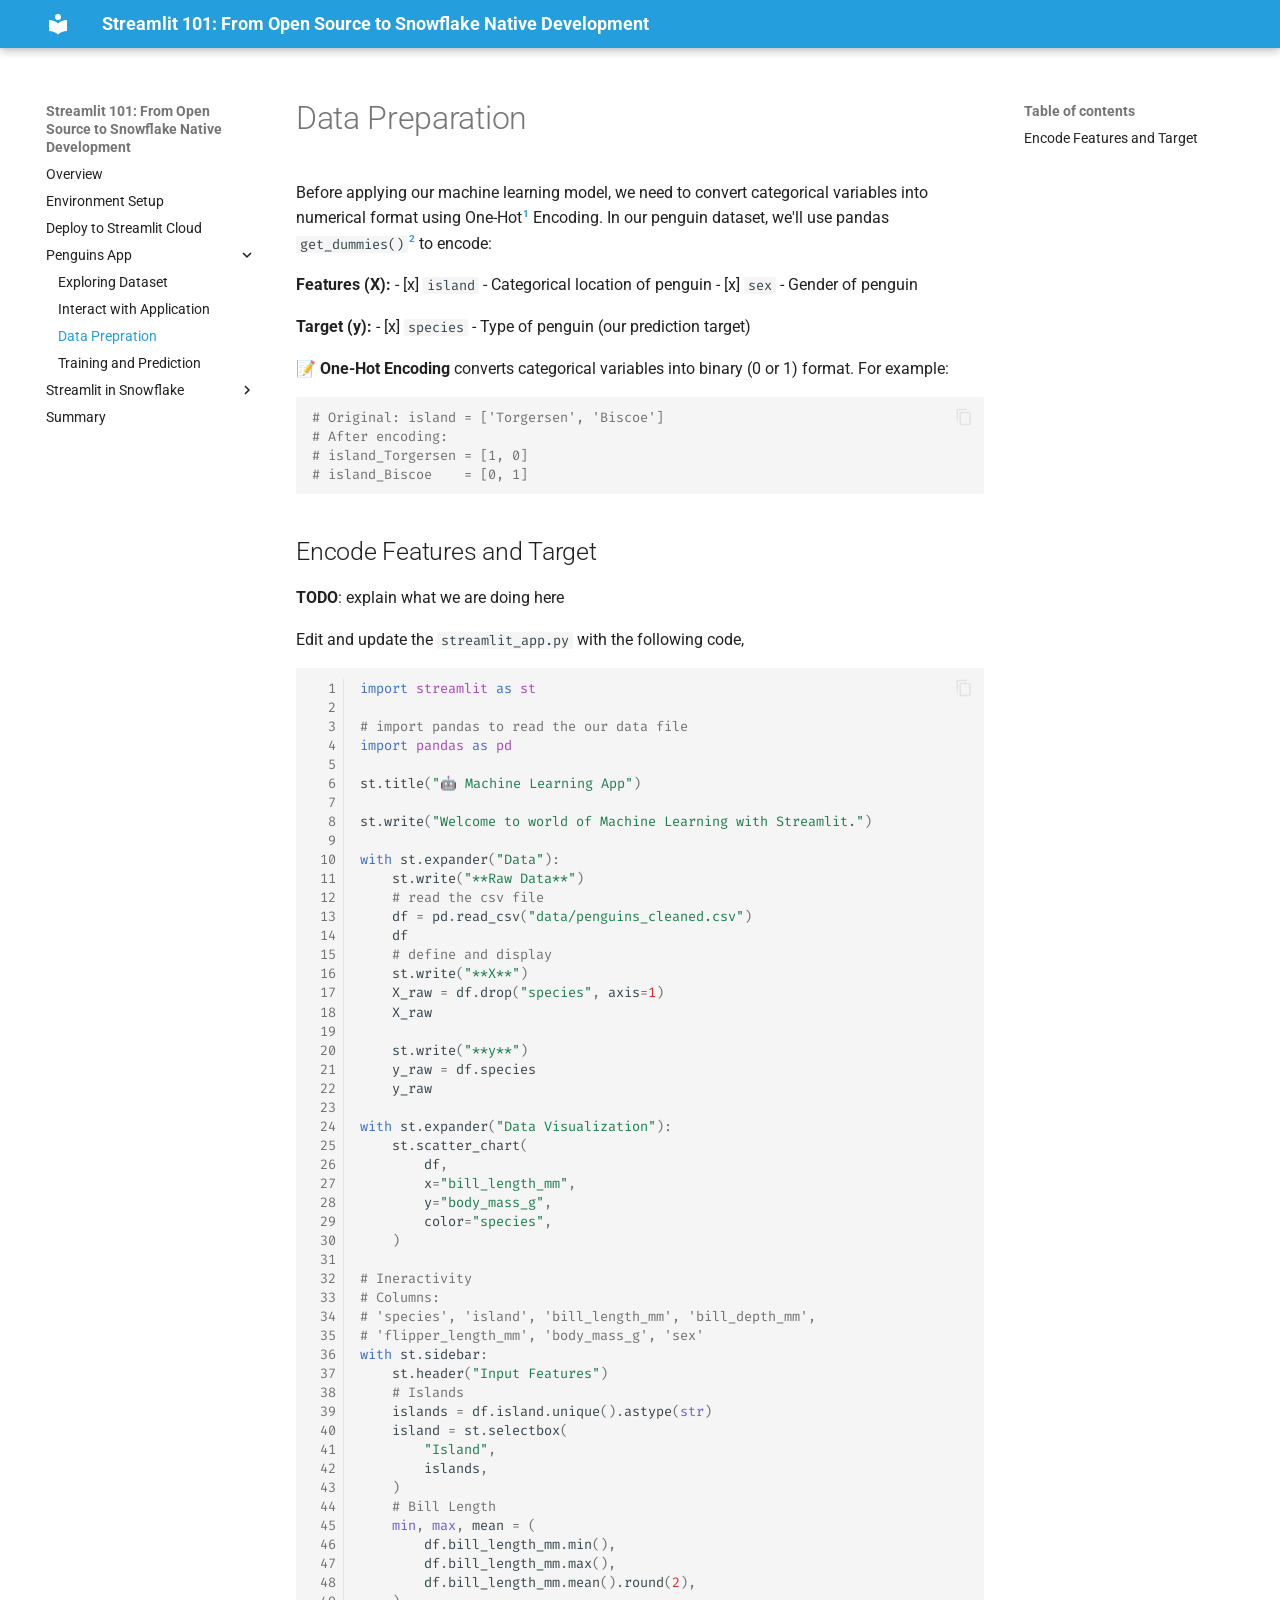
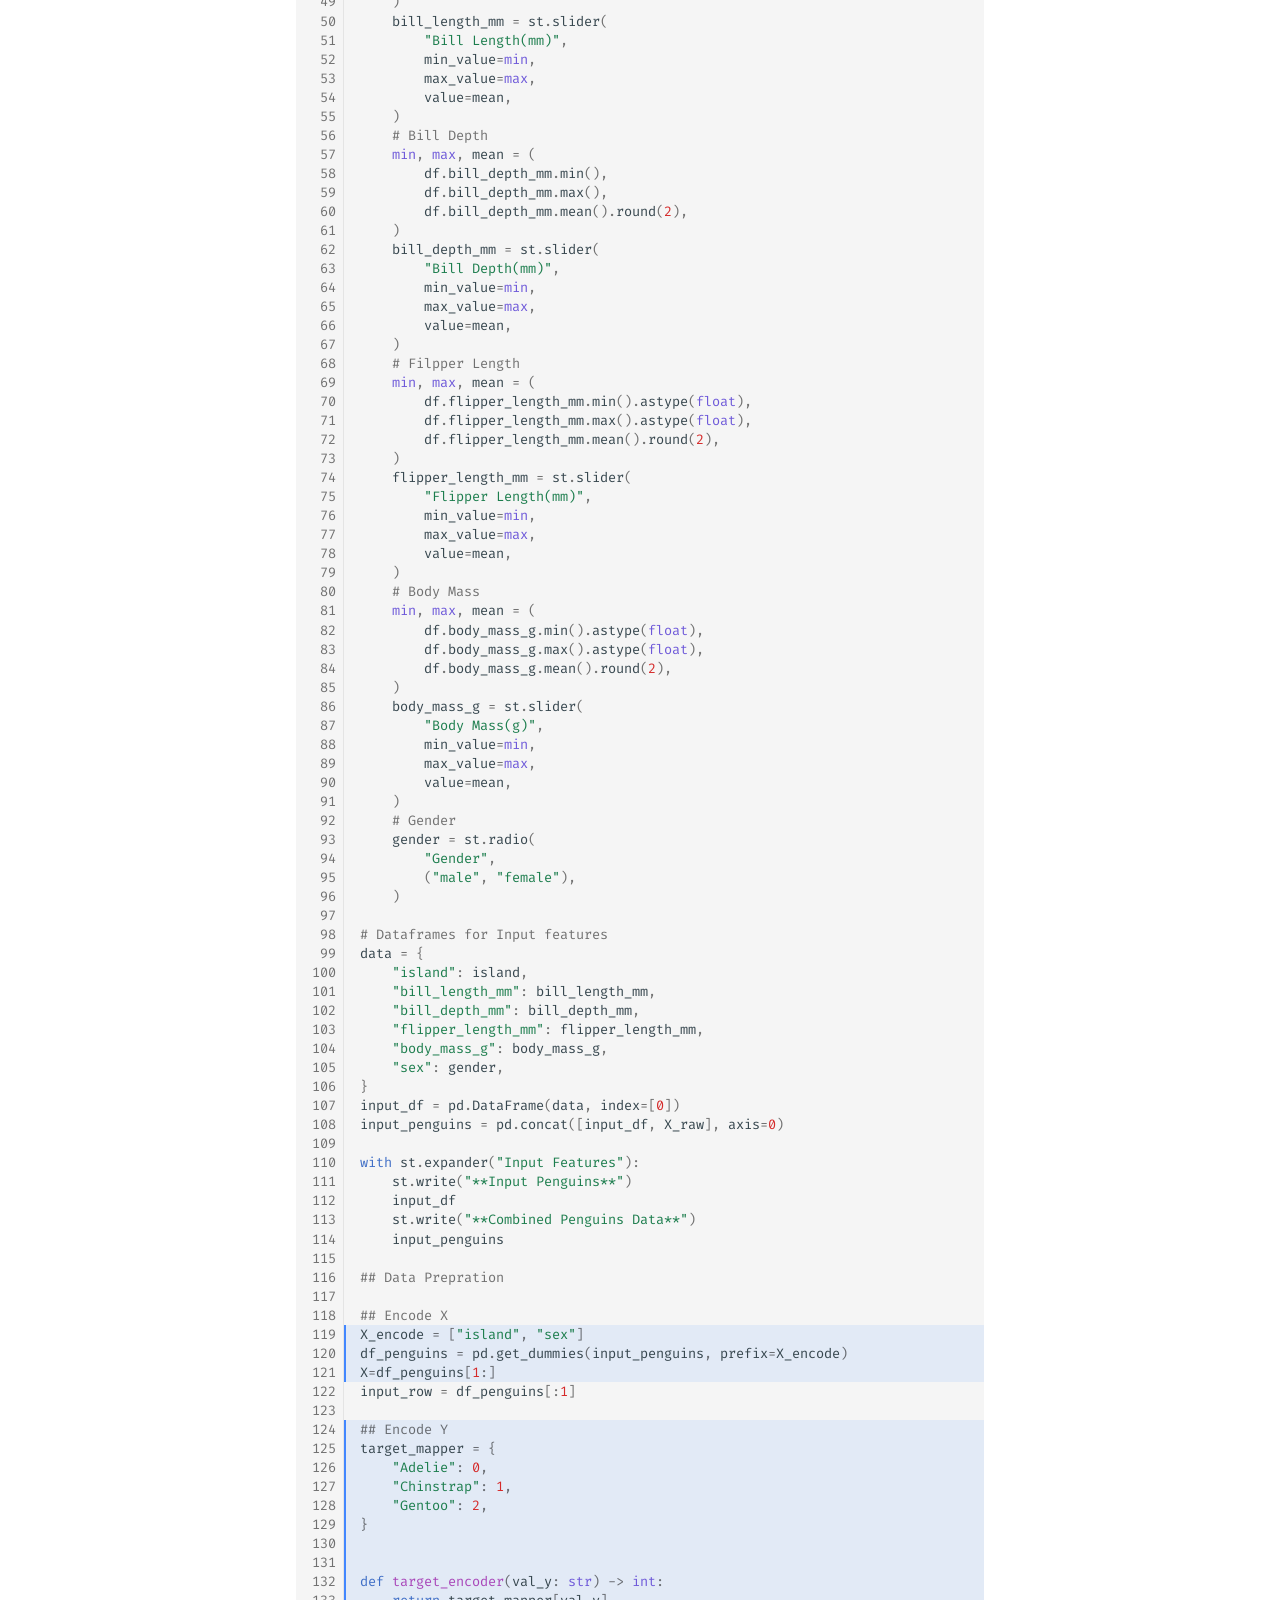
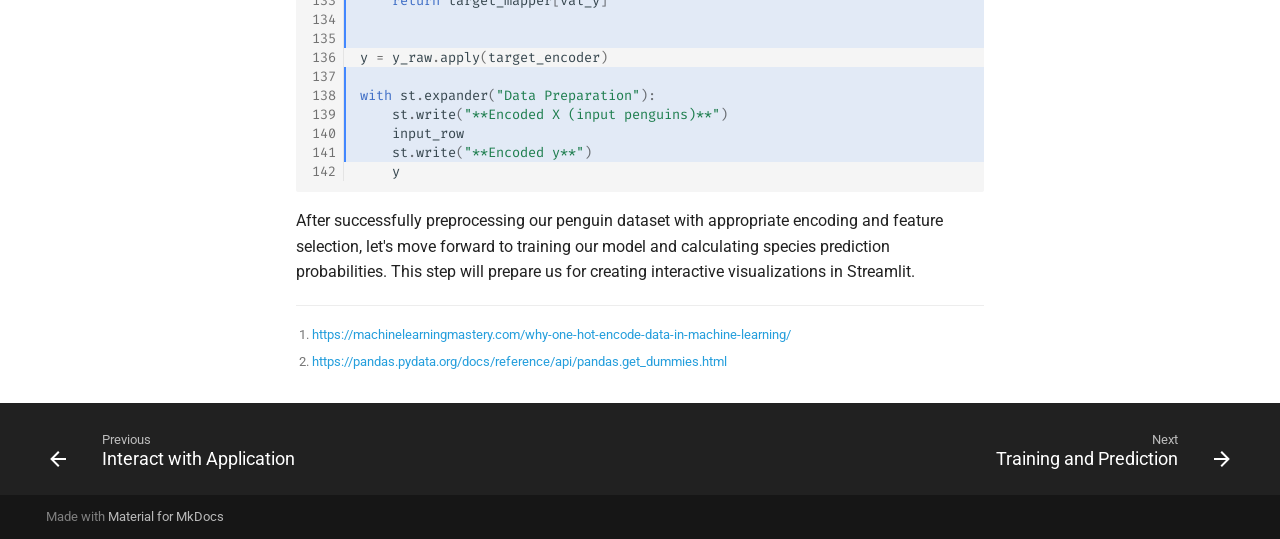
<file: data_prepration/index.html>
<!doctype html>
<html lang="en" class="no-js">
  <head>
    
      <meta charset="utf-8">
      <meta name="viewport" content="width=device-width,initial-scale=1">
      
        <meta name="description" content="Getting started with Streamlit OSS and Streamlit in Snowflake.">
      
      
      
        <link rel="canonical" href="https://snowflake-labs.github.io/zero-to-streamlit/data_prepration/">
      
      
        <link rel="prev" href="../interactivity/">
      
      
        <link rel="next" href="../train_and_predict/">
      
      
      <link rel="icon" href="../assets/images/favicon.png">
      <meta name="generator" content="mkdocs-1.6.1, mkdocs-material-9.5.44">
    
    
      
        <title>Data Prepration - Streamlit 101: From Open Source to Snowflake Native Development</title>
      
    
    
      <link rel="stylesheet" href="../assets/stylesheets/main.0253249f.min.css">
      
        
        <link rel="stylesheet" href="../assets/stylesheets/palette.06af60db.min.css">
      
      


    
    
      
    
    
      
        
        
        <link rel="preconnect" href="https://fonts.gstatic.com" crossorigin>
        <link rel="stylesheet" href="https://fonts.googleapis.com/css?family=Roboto:300,300i,400,400i,700,700i%7CFira+Code:400,400i,700,700i&display=fallback">
        <style>:root{--md-text-font:"Roboto";--md-code-font:"Fira Code"}</style>
      
    
    
      <link rel="stylesheet" href="../stylesheets/extra.css">
    
    <script>__md_scope=new URL("..",location),__md_hash=e=>[...e].reduce(((e,_)=>(e<<5)-e+_.charCodeAt(0)),0),__md_get=(e,_=localStorage,t=__md_scope)=>JSON.parse(_.getItem(t.pathname+"."+e)),__md_set=(e,_,t=localStorage,a=__md_scope)=>{try{t.setItem(a.pathname+"."+e,JSON.stringify(_))}catch(e){}}</script>
    
      

    
    
    
  </head>
  
  
    
    
    
    
    
    <body dir="ltr" data-md-color-scheme="default" data-md-color-primary="custom" data-md-color-accent="indigo">
  
    
    <input class="md-toggle" data-md-toggle="drawer" type="checkbox" id="__drawer" autocomplete="off">
    <input class="md-toggle" data-md-toggle="search" type="checkbox" id="__search" autocomplete="off">
    <label class="md-overlay" for="__drawer"></label>
    <div data-md-component="skip">
      
        
        <a href="#data-preparation" class="md-skip">
          Skip to content
        </a>
      
    </div>
    <div data-md-component="announce">
      
    </div>
    
    
      

  

<header class="md-header md-header--shadow" data-md-component="header">
  <nav class="md-header__inner md-grid" aria-label="Header">
    <a href=".." title="Streamlit 101: From Open Source to Snowflake Native Development" class="md-header__button md-logo" aria-label="Streamlit 101: From Open Source to Snowflake Native Development" data-md-component="logo">
      
  
  <svg xmlns="http://www.w3.org/2000/svg" viewBox="0 0 24 24"><path d="M12 8a3 3 0 0 0 3-3 3 3 0 0 0-3-3 3 3 0 0 0-3 3 3 3 0 0 0 3 3m0 3.54C9.64 9.35 6.5 8 3 8v11c3.5 0 6.64 1.35 9 3.54 2.36-2.19 5.5-3.54 9-3.54V8c-3.5 0-6.64 1.35-9 3.54"/></svg>

    </a>
    <label class="md-header__button md-icon" for="__drawer">
      
      <svg xmlns="http://www.w3.org/2000/svg" viewBox="0 0 24 24"><path d="M3 6h18v2H3zm0 5h18v2H3zm0 5h18v2H3z"/></svg>
    </label>
    <div class="md-header__title" data-md-component="header-title">
      <div class="md-header__ellipsis">
        <div class="md-header__topic">
          <span class="md-ellipsis">
            Streamlit 101: From Open Source to Snowflake Native Development
          </span>
        </div>
        <div class="md-header__topic" data-md-component="header-topic">
          <span class="md-ellipsis">
            
              Data Prepration
            
          </span>
        </div>
      </div>
    </div>
    
      
    
    
    
    
    
  </nav>
  
</header>
    
    <div class="md-container" data-md-component="container">
      
      
        
          
        
      
      <main class="md-main" data-md-component="main">
        <div class="md-main__inner md-grid">
          
            
              
              <div class="md-sidebar md-sidebar--primary" data-md-component="sidebar" data-md-type="navigation" >
                <div class="md-sidebar__scrollwrap">
                  <div class="md-sidebar__inner">
                    



<nav class="md-nav md-nav--primary" aria-label="Navigation" data-md-level="0">
  <label class="md-nav__title" for="__drawer">
    <a href=".." title="Streamlit 101: From Open Source to Snowflake Native Development" class="md-nav__button md-logo" aria-label="Streamlit 101: From Open Source to Snowflake Native Development" data-md-component="logo">
      
  
  <svg xmlns="http://www.w3.org/2000/svg" viewBox="0 0 24 24"><path d="M12 8a3 3 0 0 0 3-3 3 3 0 0 0-3-3 3 3 0 0 0-3 3 3 3 0 0 0 3 3m0 3.54C9.64 9.35 6.5 8 3 8v11c3.5 0 6.64 1.35 9 3.54 2.36-2.19 5.5-3.54 9-3.54V8c-3.5 0-6.64 1.35-9 3.54"/></svg>

    </a>
    Streamlit 101: From Open Source to Snowflake Native Development
  </label>
  
  <ul class="md-nav__list" data-md-scrollfix>
    
      
      
  
  
  
  
    <li class="md-nav__item">
      <a href=".." class="md-nav__link">
        
  
  <span class="md-ellipsis">
    Overview
  </span>
  

      </a>
    </li>
  

    
      
      
  
  
  
  
    <li class="md-nav__item">
      <a href="../setup/" class="md-nav__link">
        
  
  <span class="md-ellipsis">
    Environment Setup
  </span>
  

      </a>
    </li>
  

    
      
      
  
  
  
  
    <li class="md-nav__item">
      <a href="../deploy_to_streamlit_cloud/" class="md-nav__link">
        
  
  <span class="md-ellipsis">
    Deploy to Streamlit Cloud
  </span>
  

      </a>
    </li>
  

    
      
      
  
  
    
  
  
  
    
    
    
    
    <li class="md-nav__item md-nav__item--active md-nav__item--nested">
      
        
        
        <input class="md-nav__toggle md-toggle " type="checkbox" id="__nav_4" checked>
        
          
          <label class="md-nav__link" for="__nav_4" id="__nav_4_label" tabindex="0">
            
  
  <span class="md-ellipsis">
    Penguins App
  </span>
  

            <span class="md-nav__icon md-icon"></span>
          </label>
        
        <nav class="md-nav" data-md-level="1" aria-labelledby="__nav_4_label" aria-expanded="true">
          <label class="md-nav__title" for="__nav_4">
            <span class="md-nav__icon md-icon"></span>
            Penguins App
          </label>
          <ul class="md-nav__list" data-md-scrollfix>
            
              
                
  
  
  
  
    <li class="md-nav__item">
      <a href="../datset/" class="md-nav__link">
        
  
  <span class="md-ellipsis">
    Exploring Dataset
  </span>
  

      </a>
    </li>
  

              
            
              
                
  
  
  
  
    <li class="md-nav__item">
      <a href="../interactivity/" class="md-nav__link">
        
  
  <span class="md-ellipsis">
    Interact with Application
  </span>
  

      </a>
    </li>
  

              
            
              
                
  
  
    
  
  
  
    <li class="md-nav__item md-nav__item--active">
      
      <input class="md-nav__toggle md-toggle" type="checkbox" id="__toc">
      
      
        
      
      
        <label class="md-nav__link md-nav__link--active" for="__toc">
          
  
  <span class="md-ellipsis">
    Data Prepration
  </span>
  

          <span class="md-nav__icon md-icon"></span>
        </label>
      
      <a href="./" class="md-nav__link md-nav__link--active">
        
  
  <span class="md-ellipsis">
    Data Prepration
  </span>
  

      </a>
      
        

<nav class="md-nav md-nav--secondary" aria-label="Table of contents">
  
  
  
    
  
  
    <label class="md-nav__title" for="__toc">
      <span class="md-nav__icon md-icon"></span>
      Table of contents
    </label>
    <ul class="md-nav__list" data-md-component="toc" data-md-scrollfix>
      
        <li class="md-nav__item">
  <a href="#encode-features-and-target" class="md-nav__link">
    <span class="md-ellipsis">
      Encode Features and Target
    </span>
  </a>
  
</li>
      
    </ul>
  
</nav>
      
    </li>
  

              
            
              
                
  
  
  
  
    <li class="md-nav__item">
      <a href="../train_and_predict/" class="md-nav__link">
        
  
  <span class="md-ellipsis">
    Training and Prediction
  </span>
  

      </a>
    </li>
  

              
            
          </ul>
        </nav>
      
    </li>
  

    
      
      
  
  
  
  
    
    
    
    
    <li class="md-nav__item md-nav__item--nested">
      
        
        
        <input class="md-nav__toggle md-toggle " type="checkbox" id="__nav_5" >
        
          
          <label class="md-nav__link" for="__nav_5" id="__nav_5_label" tabindex="0">
            
  
  <span class="md-ellipsis">
    Streamlit in  Snowflake
  </span>
  

            <span class="md-nav__icon md-icon"></span>
          </label>
        
        <nav class="md-nav" data-md-level="1" aria-labelledby="__nav_5_label" aria-expanded="false">
          <label class="md-nav__title" for="__nav_5">
            <span class="md-nav__icon md-icon"></span>
            Streamlit in  Snowflake
          </label>
          <ul class="md-nav__list" data-md-scrollfix>
            
              
                
  
  
  
  
    <li class="md-nav__item">
      <a href="../snowflake_deploy/" class="md-nav__link">
        
  
  <span class="md-ellipsis">
    Deploy to Snowflake
  </span>
  

      </a>
    </li>
  

              
            
          </ul>
        </nav>
      
    </li>
  

    
      
      
  
  
  
  
    <li class="md-nav__item">
      <a href="../summary/" class="md-nav__link">
        
  
  <span class="md-ellipsis">
    Summary
  </span>
  

      </a>
    </li>
  

    
  </ul>
</nav>
                  </div>
                </div>
              </div>
            
            
              
              <div class="md-sidebar md-sidebar--secondary" data-md-component="sidebar" data-md-type="toc" >
                <div class="md-sidebar__scrollwrap">
                  <div class="md-sidebar__inner">
                    

<nav class="md-nav md-nav--secondary" aria-label="Table of contents">
  
  
  
    
  
  
    <label class="md-nav__title" for="__toc">
      <span class="md-nav__icon md-icon"></span>
      Table of contents
    </label>
    <ul class="md-nav__list" data-md-component="toc" data-md-scrollfix>
      
        <li class="md-nav__item">
  <a href="#encode-features-and-target" class="md-nav__link">
    <span class="md-ellipsis">
      Encode Features and Target
    </span>
  </a>
  
</li>
      
    </ul>
  
</nav>
                  </div>
                </div>
              </div>
            
          
          
            <div class="md-content" data-md-component="content">
              <article class="md-content__inner md-typeset">
                
                  


<h1 id="data-preparation">Data Preparation<a class="headerlink" href="#data-preparation" title="Permanent link">&para;</a></h1>
<p>Before applying our machine learning model, we need to convert categorical variables into numerical format using One-Hot<sup id="fnref:1"><a class="footnote-ref" href="#fn:1">1</a></sup> Encoding. In our penguin dataset, we'll use pandas <code>get_dummies()</code><sup id="fnref:2"><a class="footnote-ref" href="#fn:2">2</a></sup> to encode:</p>
<p><strong>Features (X):</strong>
- [x] <code>island</code> - Categorical location of penguin
- [x] <code>sex</code> - Gender of penguin</p>
<p><strong>Target (y):</strong>
- [x] <code>species</code> - Type of penguin (our prediction target)</p>
<p>📝 <strong>One-Hot Encoding</strong> converts categorical variables into binary (0 or 1) format. For example:
<div class="language-python highlight"><pre><span></span><code><span id="__span-0-1"><a id="__codelineno-0-1" name="__codelineno-0-1" href="#__codelineno-0-1"></a><span class="c1"># Original: island = [&#39;Torgersen&#39;, &#39;Biscoe&#39;]</span>
</span><span id="__span-0-2"><a id="__codelineno-0-2" name="__codelineno-0-2" href="#__codelineno-0-2"></a><span class="c1"># After encoding:</span>
</span><span id="__span-0-3"><a id="__codelineno-0-3" name="__codelineno-0-3" href="#__codelineno-0-3"></a><span class="c1"># island_Torgersen = [1, 0]</span>
</span><span id="__span-0-4"><a id="__codelineno-0-4" name="__codelineno-0-4" href="#__codelineno-0-4"></a><span class="c1"># island_Biscoe    = [0, 1]</span>
</span></code></pre></div></p>
<h2 id="encode-features-and-target">Encode Features and Target<a class="headerlink" href="#encode-features-and-target" title="Permanent link">&para;</a></h2>
<p><strong>TODO</strong>: explain what we are doing here </p>
<p>Edit and update the <code>streamlit_app.py</code> with the following code,</p>
<div class="language-py highlight"><table class="highlighttable"><tr><td class="linenos"><div class="linenodiv"><pre><span></span><span class="normal"><a href="#__codelineno-1-1">  1</a></span>
<span class="normal"><a href="#__codelineno-1-2">  2</a></span>
<span class="normal"><a href="#__codelineno-1-3">  3</a></span>
<span class="normal"><a href="#__codelineno-1-4">  4</a></span>
<span class="normal"><a href="#__codelineno-1-5">  5</a></span>
<span class="normal"><a href="#__codelineno-1-6">  6</a></span>
<span class="normal"><a href="#__codelineno-1-7">  7</a></span>
<span class="normal"><a href="#__codelineno-1-8">  8</a></span>
<span class="normal"><a href="#__codelineno-1-9">  9</a></span>
<span class="normal"><a href="#__codelineno-1-10"> 10</a></span>
<span class="normal"><a href="#__codelineno-1-11"> 11</a></span>
<span class="normal"><a href="#__codelineno-1-12"> 12</a></span>
<span class="normal"><a href="#__codelineno-1-13"> 13</a></span>
<span class="normal"><a href="#__codelineno-1-14"> 14</a></span>
<span class="normal"><a href="#__codelineno-1-15"> 15</a></span>
<span class="normal"><a href="#__codelineno-1-16"> 16</a></span>
<span class="normal"><a href="#__codelineno-1-17"> 17</a></span>
<span class="normal"><a href="#__codelineno-1-18"> 18</a></span>
<span class="normal"><a href="#__codelineno-1-19"> 19</a></span>
<span class="normal"><a href="#__codelineno-1-20"> 20</a></span>
<span class="normal"><a href="#__codelineno-1-21"> 21</a></span>
<span class="normal"><a href="#__codelineno-1-22"> 22</a></span>
<span class="normal"><a href="#__codelineno-1-23"> 23</a></span>
<span class="normal"><a href="#__codelineno-1-24"> 24</a></span>
<span class="normal"><a href="#__codelineno-1-25"> 25</a></span>
<span class="normal"><a href="#__codelineno-1-26"> 26</a></span>
<span class="normal"><a href="#__codelineno-1-27"> 27</a></span>
<span class="normal"><a href="#__codelineno-1-28"> 28</a></span>
<span class="normal"><a href="#__codelineno-1-29"> 29</a></span>
<span class="normal"><a href="#__codelineno-1-30"> 30</a></span>
<span class="normal"><a href="#__codelineno-1-31"> 31</a></span>
<span class="normal"><a href="#__codelineno-1-32"> 32</a></span>
<span class="normal"><a href="#__codelineno-1-33"> 33</a></span>
<span class="normal"><a href="#__codelineno-1-34"> 34</a></span>
<span class="normal"><a href="#__codelineno-1-35"> 35</a></span>
<span class="normal"><a href="#__codelineno-1-36"> 36</a></span>
<span class="normal"><a href="#__codelineno-1-37"> 37</a></span>
<span class="normal"><a href="#__codelineno-1-38"> 38</a></span>
<span class="normal"><a href="#__codelineno-1-39"> 39</a></span>
<span class="normal"><a href="#__codelineno-1-40"> 40</a></span>
<span class="normal"><a href="#__codelineno-1-41"> 41</a></span>
<span class="normal"><a href="#__codelineno-1-42"> 42</a></span>
<span class="normal"><a href="#__codelineno-1-43"> 43</a></span>
<span class="normal"><a href="#__codelineno-1-44"> 44</a></span>
<span class="normal"><a href="#__codelineno-1-45"> 45</a></span>
<span class="normal"><a href="#__codelineno-1-46"> 46</a></span>
<span class="normal"><a href="#__codelineno-1-47"> 47</a></span>
<span class="normal"><a href="#__codelineno-1-48"> 48</a></span>
<span class="normal"><a href="#__codelineno-1-49"> 49</a></span>
<span class="normal"><a href="#__codelineno-1-50"> 50</a></span>
<span class="normal"><a href="#__codelineno-1-51"> 51</a></span>
<span class="normal"><a href="#__codelineno-1-52"> 52</a></span>
<span class="normal"><a href="#__codelineno-1-53"> 53</a></span>
<span class="normal"><a href="#__codelineno-1-54"> 54</a></span>
<span class="normal"><a href="#__codelineno-1-55"> 55</a></span>
<span class="normal"><a href="#__codelineno-1-56"> 56</a></span>
<span class="normal"><a href="#__codelineno-1-57"> 57</a></span>
<span class="normal"><a href="#__codelineno-1-58"> 58</a></span>
<span class="normal"><a href="#__codelineno-1-59"> 59</a></span>
<span class="normal"><a href="#__codelineno-1-60"> 60</a></span>
<span class="normal"><a href="#__codelineno-1-61"> 61</a></span>
<span class="normal"><a href="#__codelineno-1-62"> 62</a></span>
<span class="normal"><a href="#__codelineno-1-63"> 63</a></span>
<span class="normal"><a href="#__codelineno-1-64"> 64</a></span>
<span class="normal"><a href="#__codelineno-1-65"> 65</a></span>
<span class="normal"><a href="#__codelineno-1-66"> 66</a></span>
<span class="normal"><a href="#__codelineno-1-67"> 67</a></span>
<span class="normal"><a href="#__codelineno-1-68"> 68</a></span>
<span class="normal"><a href="#__codelineno-1-69"> 69</a></span>
<span class="normal"><a href="#__codelineno-1-70"> 70</a></span>
<span class="normal"><a href="#__codelineno-1-71"> 71</a></span>
<span class="normal"><a href="#__codelineno-1-72"> 72</a></span>
<span class="normal"><a href="#__codelineno-1-73"> 73</a></span>
<span class="normal"><a href="#__codelineno-1-74"> 74</a></span>
<span class="normal"><a href="#__codelineno-1-75"> 75</a></span>
<span class="normal"><a href="#__codelineno-1-76"> 76</a></span>
<span class="normal"><a href="#__codelineno-1-77"> 77</a></span>
<span class="normal"><a href="#__codelineno-1-78"> 78</a></span>
<span class="normal"><a href="#__codelineno-1-79"> 79</a></span>
<span class="normal"><a href="#__codelineno-1-80"> 80</a></span>
<span class="normal"><a href="#__codelineno-1-81"> 81</a></span>
<span class="normal"><a href="#__codelineno-1-82"> 82</a></span>
<span class="normal"><a href="#__codelineno-1-83"> 83</a></span>
<span class="normal"><a href="#__codelineno-1-84"> 84</a></span>
<span class="normal"><a href="#__codelineno-1-85"> 85</a></span>
<span class="normal"><a href="#__codelineno-1-86"> 86</a></span>
<span class="normal"><a href="#__codelineno-1-87"> 87</a></span>
<span class="normal"><a href="#__codelineno-1-88"> 88</a></span>
<span class="normal"><a href="#__codelineno-1-89"> 89</a></span>
<span class="normal"><a href="#__codelineno-1-90"> 90</a></span>
<span class="normal"><a href="#__codelineno-1-91"> 91</a></span>
<span class="normal"><a href="#__codelineno-1-92"> 92</a></span>
<span class="normal"><a href="#__codelineno-1-93"> 93</a></span>
<span class="normal"><a href="#__codelineno-1-94"> 94</a></span>
<span class="normal"><a href="#__codelineno-1-95"> 95</a></span>
<span class="normal"><a href="#__codelineno-1-96"> 96</a></span>
<span class="normal"><a href="#__codelineno-1-97"> 97</a></span>
<span class="normal"><a href="#__codelineno-1-98"> 98</a></span>
<span class="normal"><a href="#__codelineno-1-99"> 99</a></span>
<span class="normal"><a href="#__codelineno-1-100">100</a></span>
<span class="normal"><a href="#__codelineno-1-101">101</a></span>
<span class="normal"><a href="#__codelineno-1-102">102</a></span>
<span class="normal"><a href="#__codelineno-1-103">103</a></span>
<span class="normal"><a href="#__codelineno-1-104">104</a></span>
<span class="normal"><a href="#__codelineno-1-105">105</a></span>
<span class="normal"><a href="#__codelineno-1-106">106</a></span>
<span class="normal"><a href="#__codelineno-1-107">107</a></span>
<span class="normal"><a href="#__codelineno-1-108">108</a></span>
<span class="normal"><a href="#__codelineno-1-109">109</a></span>
<span class="normal"><a href="#__codelineno-1-110">110</a></span>
<span class="normal"><a href="#__codelineno-1-111">111</a></span>
<span class="normal"><a href="#__codelineno-1-112">112</a></span>
<span class="normal"><a href="#__codelineno-1-113">113</a></span>
<span class="normal"><a href="#__codelineno-1-114">114</a></span>
<span class="normal"><a href="#__codelineno-1-115">115</a></span>
<span class="normal"><a href="#__codelineno-1-116">116</a></span>
<span class="normal"><a href="#__codelineno-1-117">117</a></span>
<span class="normal"><a href="#__codelineno-1-118">118</a></span>
<span class="normal"><a href="#__codelineno-1-119">119</a></span>
<span class="normal"><a href="#__codelineno-1-120">120</a></span>
<span class="normal"><a href="#__codelineno-1-121">121</a></span>
<span class="normal"><a href="#__codelineno-1-122">122</a></span>
<span class="normal"><a href="#__codelineno-1-123">123</a></span>
<span class="normal"><a href="#__codelineno-1-124">124</a></span>
<span class="normal"><a href="#__codelineno-1-125">125</a></span>
<span class="normal"><a href="#__codelineno-1-126">126</a></span>
<span class="normal"><a href="#__codelineno-1-127">127</a></span>
<span class="normal"><a href="#__codelineno-1-128">128</a></span>
<span class="normal"><a href="#__codelineno-1-129">129</a></span>
<span class="normal"><a href="#__codelineno-1-130">130</a></span>
<span class="normal"><a href="#__codelineno-1-131">131</a></span>
<span class="normal"><a href="#__codelineno-1-132">132</a></span>
<span class="normal"><a href="#__codelineno-1-133">133</a></span>
<span class="normal"><a href="#__codelineno-1-134">134</a></span>
<span class="normal"><a href="#__codelineno-1-135">135</a></span>
<span class="normal"><a href="#__codelineno-1-136">136</a></span>
<span class="normal"><a href="#__codelineno-1-137">137</a></span>
<span class="normal"><a href="#__codelineno-1-138">138</a></span>
<span class="normal"><a href="#__codelineno-1-139">139</a></span>
<span class="normal"><a href="#__codelineno-1-140">140</a></span>
<span class="normal"><a href="#__codelineno-1-141">141</a></span>
<span class="normal"><a href="#__codelineno-1-142">142</a></span></pre></div></td><td class="code"><div><pre><span></span><code><span id="__span-1-1"><a id="__codelineno-1-1" name="__codelineno-1-1"></a><span class="kn">import</span> <span class="nn">streamlit</span> <span class="k">as</span> <span class="nn">st</span>
</span><span id="__span-1-2"><a id="__codelineno-1-2" name="__codelineno-1-2"></a>
</span><span id="__span-1-3"><a id="__codelineno-1-3" name="__codelineno-1-3"></a><span class="c1"># import pandas to read the our data file</span>
</span><span id="__span-1-4"><a id="__codelineno-1-4" name="__codelineno-1-4"></a><span class="kn">import</span> <span class="nn">pandas</span> <span class="k">as</span> <span class="nn">pd</span>
</span><span id="__span-1-5"><a id="__codelineno-1-5" name="__codelineno-1-5"></a>
</span><span id="__span-1-6"><a id="__codelineno-1-6" name="__codelineno-1-6"></a><span class="n">st</span><span class="o">.</span><span class="n">title</span><span class="p">(</span><span class="s2">&quot;🤖 Machine Learning App&quot;</span><span class="p">)</span>
</span><span id="__span-1-7"><a id="__codelineno-1-7" name="__codelineno-1-7"></a>
</span><span id="__span-1-8"><a id="__codelineno-1-8" name="__codelineno-1-8"></a><span class="n">st</span><span class="o">.</span><span class="n">write</span><span class="p">(</span><span class="s2">&quot;Welcome to world of Machine Learning with Streamlit.&quot;</span><span class="p">)</span>
</span><span id="__span-1-9"><a id="__codelineno-1-9" name="__codelineno-1-9"></a>
</span><span id="__span-1-10"><a id="__codelineno-1-10" name="__codelineno-1-10"></a><span class="k">with</span> <span class="n">st</span><span class="o">.</span><span class="n">expander</span><span class="p">(</span><span class="s2">&quot;Data&quot;</span><span class="p">):</span>
</span><span id="__span-1-11"><a id="__codelineno-1-11" name="__codelineno-1-11"></a>    <span class="n">st</span><span class="o">.</span><span class="n">write</span><span class="p">(</span><span class="s2">&quot;**Raw Data**&quot;</span><span class="p">)</span>
</span><span id="__span-1-12"><a id="__codelineno-1-12" name="__codelineno-1-12"></a>    <span class="c1"># read the csv file</span>
</span><span id="__span-1-13"><a id="__codelineno-1-13" name="__codelineno-1-13"></a>    <span class="n">df</span> <span class="o">=</span> <span class="n">pd</span><span class="o">.</span><span class="n">read_csv</span><span class="p">(</span><span class="s2">&quot;data/penguins_cleaned.csv&quot;</span><span class="p">)</span>
</span><span id="__span-1-14"><a id="__codelineno-1-14" name="__codelineno-1-14"></a>    <span class="n">df</span>
</span><span id="__span-1-15"><a id="__codelineno-1-15" name="__codelineno-1-15"></a>    <span class="c1"># define and display</span>
</span><span id="__span-1-16"><a id="__codelineno-1-16" name="__codelineno-1-16"></a>    <span class="n">st</span><span class="o">.</span><span class="n">write</span><span class="p">(</span><span class="s2">&quot;**X**&quot;</span><span class="p">)</span>
</span><span id="__span-1-17"><a id="__codelineno-1-17" name="__codelineno-1-17"></a>    <span class="n">X_raw</span> <span class="o">=</span> <span class="n">df</span><span class="o">.</span><span class="n">drop</span><span class="p">(</span><span class="s2">&quot;species&quot;</span><span class="p">,</span> <span class="n">axis</span><span class="o">=</span><span class="mi">1</span><span class="p">)</span>
</span><span id="__span-1-18"><a id="__codelineno-1-18" name="__codelineno-1-18"></a>    <span class="n">X_raw</span>
</span><span id="__span-1-19"><a id="__codelineno-1-19" name="__codelineno-1-19"></a>
</span><span id="__span-1-20"><a id="__codelineno-1-20" name="__codelineno-1-20"></a>    <span class="n">st</span><span class="o">.</span><span class="n">write</span><span class="p">(</span><span class="s2">&quot;**y**&quot;</span><span class="p">)</span>
</span><span id="__span-1-21"><a id="__codelineno-1-21" name="__codelineno-1-21"></a>    <span class="n">y_raw</span> <span class="o">=</span> <span class="n">df</span><span class="o">.</span><span class="n">species</span>
</span><span id="__span-1-22"><a id="__codelineno-1-22" name="__codelineno-1-22"></a>    <span class="n">y_raw</span>
</span><span id="__span-1-23"><a id="__codelineno-1-23" name="__codelineno-1-23"></a>
</span><span id="__span-1-24"><a id="__codelineno-1-24" name="__codelineno-1-24"></a><span class="k">with</span> <span class="n">st</span><span class="o">.</span><span class="n">expander</span><span class="p">(</span><span class="s2">&quot;Data Visualization&quot;</span><span class="p">):</span>
</span><span id="__span-1-25"><a id="__codelineno-1-25" name="__codelineno-1-25"></a>    <span class="n">st</span><span class="o">.</span><span class="n">scatter_chart</span><span class="p">(</span>
</span><span id="__span-1-26"><a id="__codelineno-1-26" name="__codelineno-1-26"></a>        <span class="n">df</span><span class="p">,</span>
</span><span id="__span-1-27"><a id="__codelineno-1-27" name="__codelineno-1-27"></a>        <span class="n">x</span><span class="o">=</span><span class="s2">&quot;bill_length_mm&quot;</span><span class="p">,</span>
</span><span id="__span-1-28"><a id="__codelineno-1-28" name="__codelineno-1-28"></a>        <span class="n">y</span><span class="o">=</span><span class="s2">&quot;body_mass_g&quot;</span><span class="p">,</span>
</span><span id="__span-1-29"><a id="__codelineno-1-29" name="__codelineno-1-29"></a>        <span class="n">color</span><span class="o">=</span><span class="s2">&quot;species&quot;</span><span class="p">,</span>
</span><span id="__span-1-30"><a id="__codelineno-1-30" name="__codelineno-1-30"></a>    <span class="p">)</span>
</span><span id="__span-1-31"><a id="__codelineno-1-31" name="__codelineno-1-31"></a>
</span><span id="__span-1-32"><a id="__codelineno-1-32" name="__codelineno-1-32"></a><span class="c1"># Ineractivity</span>
</span><span id="__span-1-33"><a id="__codelineno-1-33" name="__codelineno-1-33"></a><span class="c1"># Columns:</span>
</span><span id="__span-1-34"><a id="__codelineno-1-34" name="__codelineno-1-34"></a><span class="c1"># &#39;species&#39;, &#39;island&#39;, &#39;bill_length_mm&#39;, &#39;bill_depth_mm&#39;,</span>
</span><span id="__span-1-35"><a id="__codelineno-1-35" name="__codelineno-1-35"></a><span class="c1"># &#39;flipper_length_mm&#39;, &#39;body_mass_g&#39;, &#39;sex&#39;</span>
</span><span id="__span-1-36"><a id="__codelineno-1-36" name="__codelineno-1-36"></a><span class="k">with</span> <span class="n">st</span><span class="o">.</span><span class="n">sidebar</span><span class="p">:</span>
</span><span id="__span-1-37"><a id="__codelineno-1-37" name="__codelineno-1-37"></a>    <span class="n">st</span><span class="o">.</span><span class="n">header</span><span class="p">(</span><span class="s2">&quot;Input Features&quot;</span><span class="p">)</span>
</span><span id="__span-1-38"><a id="__codelineno-1-38" name="__codelineno-1-38"></a>    <span class="c1"># Islands</span>
</span><span id="__span-1-39"><a id="__codelineno-1-39" name="__codelineno-1-39"></a>    <span class="n">islands</span> <span class="o">=</span> <span class="n">df</span><span class="o">.</span><span class="n">island</span><span class="o">.</span><span class="n">unique</span><span class="p">()</span><span class="o">.</span><span class="n">astype</span><span class="p">(</span><span class="nb">str</span><span class="p">)</span>
</span><span id="__span-1-40"><a id="__codelineno-1-40" name="__codelineno-1-40"></a>    <span class="n">island</span> <span class="o">=</span> <span class="n">st</span><span class="o">.</span><span class="n">selectbox</span><span class="p">(</span>
</span><span id="__span-1-41"><a id="__codelineno-1-41" name="__codelineno-1-41"></a>        <span class="s2">&quot;Island&quot;</span><span class="p">,</span>
</span><span id="__span-1-42"><a id="__codelineno-1-42" name="__codelineno-1-42"></a>        <span class="n">islands</span><span class="p">,</span>
</span><span id="__span-1-43"><a id="__codelineno-1-43" name="__codelineno-1-43"></a>    <span class="p">)</span>
</span><span id="__span-1-44"><a id="__codelineno-1-44" name="__codelineno-1-44"></a>    <span class="c1"># Bill Length</span>
</span><span id="__span-1-45"><a id="__codelineno-1-45" name="__codelineno-1-45"></a>    <span class="nb">min</span><span class="p">,</span> <span class="nb">max</span><span class="p">,</span> <span class="n">mean</span> <span class="o">=</span> <span class="p">(</span>
</span><span id="__span-1-46"><a id="__codelineno-1-46" name="__codelineno-1-46"></a>        <span class="n">df</span><span class="o">.</span><span class="n">bill_length_mm</span><span class="o">.</span><span class="n">min</span><span class="p">(),</span>
</span><span id="__span-1-47"><a id="__codelineno-1-47" name="__codelineno-1-47"></a>        <span class="n">df</span><span class="o">.</span><span class="n">bill_length_mm</span><span class="o">.</span><span class="n">max</span><span class="p">(),</span>
</span><span id="__span-1-48"><a id="__codelineno-1-48" name="__codelineno-1-48"></a>        <span class="n">df</span><span class="o">.</span><span class="n">bill_length_mm</span><span class="o">.</span><span class="n">mean</span><span class="p">()</span><span class="o">.</span><span class="n">round</span><span class="p">(</span><span class="mi">2</span><span class="p">),</span>
</span><span id="__span-1-49"><a id="__codelineno-1-49" name="__codelineno-1-49"></a>    <span class="p">)</span>
</span><span id="__span-1-50"><a id="__codelineno-1-50" name="__codelineno-1-50"></a>    <span class="n">bill_length_mm</span> <span class="o">=</span> <span class="n">st</span><span class="o">.</span><span class="n">slider</span><span class="p">(</span>
</span><span id="__span-1-51"><a id="__codelineno-1-51" name="__codelineno-1-51"></a>        <span class="s2">&quot;Bill Length(mm)&quot;</span><span class="p">,</span>
</span><span id="__span-1-52"><a id="__codelineno-1-52" name="__codelineno-1-52"></a>        <span class="n">min_value</span><span class="o">=</span><span class="nb">min</span><span class="p">,</span>
</span><span id="__span-1-53"><a id="__codelineno-1-53" name="__codelineno-1-53"></a>        <span class="n">max_value</span><span class="o">=</span><span class="nb">max</span><span class="p">,</span>
</span><span id="__span-1-54"><a id="__codelineno-1-54" name="__codelineno-1-54"></a>        <span class="n">value</span><span class="o">=</span><span class="n">mean</span><span class="p">,</span>
</span><span id="__span-1-55"><a id="__codelineno-1-55" name="__codelineno-1-55"></a>    <span class="p">)</span>
</span><span id="__span-1-56"><a id="__codelineno-1-56" name="__codelineno-1-56"></a>    <span class="c1"># Bill Depth</span>
</span><span id="__span-1-57"><a id="__codelineno-1-57" name="__codelineno-1-57"></a>    <span class="nb">min</span><span class="p">,</span> <span class="nb">max</span><span class="p">,</span> <span class="n">mean</span> <span class="o">=</span> <span class="p">(</span>
</span><span id="__span-1-58"><a id="__codelineno-1-58" name="__codelineno-1-58"></a>        <span class="n">df</span><span class="o">.</span><span class="n">bill_depth_mm</span><span class="o">.</span><span class="n">min</span><span class="p">(),</span>
</span><span id="__span-1-59"><a id="__codelineno-1-59" name="__codelineno-1-59"></a>        <span class="n">df</span><span class="o">.</span><span class="n">bill_depth_mm</span><span class="o">.</span><span class="n">max</span><span class="p">(),</span>
</span><span id="__span-1-60"><a id="__codelineno-1-60" name="__codelineno-1-60"></a>        <span class="n">df</span><span class="o">.</span><span class="n">bill_depth_mm</span><span class="o">.</span><span class="n">mean</span><span class="p">()</span><span class="o">.</span><span class="n">round</span><span class="p">(</span><span class="mi">2</span><span class="p">),</span>
</span><span id="__span-1-61"><a id="__codelineno-1-61" name="__codelineno-1-61"></a>    <span class="p">)</span>
</span><span id="__span-1-62"><a id="__codelineno-1-62" name="__codelineno-1-62"></a>    <span class="n">bill_depth_mm</span> <span class="o">=</span> <span class="n">st</span><span class="o">.</span><span class="n">slider</span><span class="p">(</span>
</span><span id="__span-1-63"><a id="__codelineno-1-63" name="__codelineno-1-63"></a>        <span class="s2">&quot;Bill Depth(mm)&quot;</span><span class="p">,</span>
</span><span id="__span-1-64"><a id="__codelineno-1-64" name="__codelineno-1-64"></a>        <span class="n">min_value</span><span class="o">=</span><span class="nb">min</span><span class="p">,</span>
</span><span id="__span-1-65"><a id="__codelineno-1-65" name="__codelineno-1-65"></a>        <span class="n">max_value</span><span class="o">=</span><span class="nb">max</span><span class="p">,</span>
</span><span id="__span-1-66"><a id="__codelineno-1-66" name="__codelineno-1-66"></a>        <span class="n">value</span><span class="o">=</span><span class="n">mean</span><span class="p">,</span>
</span><span id="__span-1-67"><a id="__codelineno-1-67" name="__codelineno-1-67"></a>    <span class="p">)</span>
</span><span id="__span-1-68"><a id="__codelineno-1-68" name="__codelineno-1-68"></a>    <span class="c1"># Filpper Length</span>
</span><span id="__span-1-69"><a id="__codelineno-1-69" name="__codelineno-1-69"></a>    <span class="nb">min</span><span class="p">,</span> <span class="nb">max</span><span class="p">,</span> <span class="n">mean</span> <span class="o">=</span> <span class="p">(</span>
</span><span id="__span-1-70"><a id="__codelineno-1-70" name="__codelineno-1-70"></a>        <span class="n">df</span><span class="o">.</span><span class="n">flipper_length_mm</span><span class="o">.</span><span class="n">min</span><span class="p">()</span><span class="o">.</span><span class="n">astype</span><span class="p">(</span><span class="nb">float</span><span class="p">),</span>
</span><span id="__span-1-71"><a id="__codelineno-1-71" name="__codelineno-1-71"></a>        <span class="n">df</span><span class="o">.</span><span class="n">flipper_length_mm</span><span class="o">.</span><span class="n">max</span><span class="p">()</span><span class="o">.</span><span class="n">astype</span><span class="p">(</span><span class="nb">float</span><span class="p">),</span>
</span><span id="__span-1-72"><a id="__codelineno-1-72" name="__codelineno-1-72"></a>        <span class="n">df</span><span class="o">.</span><span class="n">flipper_length_mm</span><span class="o">.</span><span class="n">mean</span><span class="p">()</span><span class="o">.</span><span class="n">round</span><span class="p">(</span><span class="mi">2</span><span class="p">),</span>
</span><span id="__span-1-73"><a id="__codelineno-1-73" name="__codelineno-1-73"></a>    <span class="p">)</span>
</span><span id="__span-1-74"><a id="__codelineno-1-74" name="__codelineno-1-74"></a>    <span class="n">flipper_length_mm</span> <span class="o">=</span> <span class="n">st</span><span class="o">.</span><span class="n">slider</span><span class="p">(</span>
</span><span id="__span-1-75"><a id="__codelineno-1-75" name="__codelineno-1-75"></a>        <span class="s2">&quot;Flipper Length(mm)&quot;</span><span class="p">,</span>
</span><span id="__span-1-76"><a id="__codelineno-1-76" name="__codelineno-1-76"></a>        <span class="n">min_value</span><span class="o">=</span><span class="nb">min</span><span class="p">,</span>
</span><span id="__span-1-77"><a id="__codelineno-1-77" name="__codelineno-1-77"></a>        <span class="n">max_value</span><span class="o">=</span><span class="nb">max</span><span class="p">,</span>
</span><span id="__span-1-78"><a id="__codelineno-1-78" name="__codelineno-1-78"></a>        <span class="n">value</span><span class="o">=</span><span class="n">mean</span><span class="p">,</span>
</span><span id="__span-1-79"><a id="__codelineno-1-79" name="__codelineno-1-79"></a>    <span class="p">)</span>
</span><span id="__span-1-80"><a id="__codelineno-1-80" name="__codelineno-1-80"></a>    <span class="c1"># Body Mass</span>
</span><span id="__span-1-81"><a id="__codelineno-1-81" name="__codelineno-1-81"></a>    <span class="nb">min</span><span class="p">,</span> <span class="nb">max</span><span class="p">,</span> <span class="n">mean</span> <span class="o">=</span> <span class="p">(</span>
</span><span id="__span-1-82"><a id="__codelineno-1-82" name="__codelineno-1-82"></a>        <span class="n">df</span><span class="o">.</span><span class="n">body_mass_g</span><span class="o">.</span><span class="n">min</span><span class="p">()</span><span class="o">.</span><span class="n">astype</span><span class="p">(</span><span class="nb">float</span><span class="p">),</span>
</span><span id="__span-1-83"><a id="__codelineno-1-83" name="__codelineno-1-83"></a>        <span class="n">df</span><span class="o">.</span><span class="n">body_mass_g</span><span class="o">.</span><span class="n">max</span><span class="p">()</span><span class="o">.</span><span class="n">astype</span><span class="p">(</span><span class="nb">float</span><span class="p">),</span>
</span><span id="__span-1-84"><a id="__codelineno-1-84" name="__codelineno-1-84"></a>        <span class="n">df</span><span class="o">.</span><span class="n">body_mass_g</span><span class="o">.</span><span class="n">mean</span><span class="p">()</span><span class="o">.</span><span class="n">round</span><span class="p">(</span><span class="mi">2</span><span class="p">),</span>
</span><span id="__span-1-85"><a id="__codelineno-1-85" name="__codelineno-1-85"></a>    <span class="p">)</span>
</span><span id="__span-1-86"><a id="__codelineno-1-86" name="__codelineno-1-86"></a>    <span class="n">body_mass_g</span> <span class="o">=</span> <span class="n">st</span><span class="o">.</span><span class="n">slider</span><span class="p">(</span>
</span><span id="__span-1-87"><a id="__codelineno-1-87" name="__codelineno-1-87"></a>        <span class="s2">&quot;Body Mass(g)&quot;</span><span class="p">,</span>
</span><span id="__span-1-88"><a id="__codelineno-1-88" name="__codelineno-1-88"></a>        <span class="n">min_value</span><span class="o">=</span><span class="nb">min</span><span class="p">,</span>
</span><span id="__span-1-89"><a id="__codelineno-1-89" name="__codelineno-1-89"></a>        <span class="n">max_value</span><span class="o">=</span><span class="nb">max</span><span class="p">,</span>
</span><span id="__span-1-90"><a id="__codelineno-1-90" name="__codelineno-1-90"></a>        <span class="n">value</span><span class="o">=</span><span class="n">mean</span><span class="p">,</span>
</span><span id="__span-1-91"><a id="__codelineno-1-91" name="__codelineno-1-91"></a>    <span class="p">)</span>
</span><span id="__span-1-92"><a id="__codelineno-1-92" name="__codelineno-1-92"></a>    <span class="c1"># Gender</span>
</span><span id="__span-1-93"><a id="__codelineno-1-93" name="__codelineno-1-93"></a>    <span class="n">gender</span> <span class="o">=</span> <span class="n">st</span><span class="o">.</span><span class="n">radio</span><span class="p">(</span>
</span><span id="__span-1-94"><a id="__codelineno-1-94" name="__codelineno-1-94"></a>        <span class="s2">&quot;Gender&quot;</span><span class="p">,</span>
</span><span id="__span-1-95"><a id="__codelineno-1-95" name="__codelineno-1-95"></a>        <span class="p">(</span><span class="s2">&quot;male&quot;</span><span class="p">,</span> <span class="s2">&quot;female&quot;</span><span class="p">),</span>
</span><span id="__span-1-96"><a id="__codelineno-1-96" name="__codelineno-1-96"></a>    <span class="p">)</span>
</span><span id="__span-1-97"><a id="__codelineno-1-97" name="__codelineno-1-97"></a>
</span><span id="__span-1-98"><a id="__codelineno-1-98" name="__codelineno-1-98"></a><span class="c1"># Dataframes for Input features</span>
</span><span id="__span-1-99"><a id="__codelineno-1-99" name="__codelineno-1-99"></a><span class="n">data</span> <span class="o">=</span> <span class="p">{</span>
</span><span id="__span-1-100"><a id="__codelineno-1-100" name="__codelineno-1-100"></a>    <span class="s2">&quot;island&quot;</span><span class="p">:</span> <span class="n">island</span><span class="p">,</span>
</span><span id="__span-1-101"><a id="__codelineno-1-101" name="__codelineno-1-101"></a>    <span class="s2">&quot;bill_length_mm&quot;</span><span class="p">:</span> <span class="n">bill_length_mm</span><span class="p">,</span>
</span><span id="__span-1-102"><a id="__codelineno-1-102" name="__codelineno-1-102"></a>    <span class="s2">&quot;bill_depth_mm&quot;</span><span class="p">:</span> <span class="n">bill_depth_mm</span><span class="p">,</span>
</span><span id="__span-1-103"><a id="__codelineno-1-103" name="__codelineno-1-103"></a>    <span class="s2">&quot;flipper_length_mm&quot;</span><span class="p">:</span> <span class="n">flipper_length_mm</span><span class="p">,</span>
</span><span id="__span-1-104"><a id="__codelineno-1-104" name="__codelineno-1-104"></a>    <span class="s2">&quot;body_mass_g&quot;</span><span class="p">:</span> <span class="n">body_mass_g</span><span class="p">,</span>
</span><span id="__span-1-105"><a id="__codelineno-1-105" name="__codelineno-1-105"></a>    <span class="s2">&quot;sex&quot;</span><span class="p">:</span> <span class="n">gender</span><span class="p">,</span>
</span><span id="__span-1-106"><a id="__codelineno-1-106" name="__codelineno-1-106"></a><span class="p">}</span>
</span><span id="__span-1-107"><a id="__codelineno-1-107" name="__codelineno-1-107"></a><span class="n">input_df</span> <span class="o">=</span> <span class="n">pd</span><span class="o">.</span><span class="n">DataFrame</span><span class="p">(</span><span class="n">data</span><span class="p">,</span> <span class="n">index</span><span class="o">=</span><span class="p">[</span><span class="mi">0</span><span class="p">])</span>
</span><span id="__span-1-108"><a id="__codelineno-1-108" name="__codelineno-1-108"></a><span class="n">input_penguins</span> <span class="o">=</span> <span class="n">pd</span><span class="o">.</span><span class="n">concat</span><span class="p">([</span><span class="n">input_df</span><span class="p">,</span> <span class="n">X_raw</span><span class="p">],</span> <span class="n">axis</span><span class="o">=</span><span class="mi">0</span><span class="p">)</span>
</span><span id="__span-1-109"><a id="__codelineno-1-109" name="__codelineno-1-109"></a>
</span><span id="__span-1-110"><a id="__codelineno-1-110" name="__codelineno-1-110"></a><span class="k">with</span> <span class="n">st</span><span class="o">.</span><span class="n">expander</span><span class="p">(</span><span class="s2">&quot;Input Features&quot;</span><span class="p">):</span>
</span><span id="__span-1-111"><a id="__codelineno-1-111" name="__codelineno-1-111"></a>    <span class="n">st</span><span class="o">.</span><span class="n">write</span><span class="p">(</span><span class="s2">&quot;**Input Penguins**&quot;</span><span class="p">)</span>
</span><span id="__span-1-112"><a id="__codelineno-1-112" name="__codelineno-1-112"></a>    <span class="n">input_df</span>
</span><span id="__span-1-113"><a id="__codelineno-1-113" name="__codelineno-1-113"></a>    <span class="n">st</span><span class="o">.</span><span class="n">write</span><span class="p">(</span><span class="s2">&quot;**Combined Penguins Data**&quot;</span><span class="p">)</span>
</span><span id="__span-1-114"><a id="__codelineno-1-114" name="__codelineno-1-114"></a>    <span class="n">input_penguins</span>
</span><span id="__span-1-115"><a id="__codelineno-1-115" name="__codelineno-1-115"></a>
</span><span id="__span-1-116"><a id="__codelineno-1-116" name="__codelineno-1-116"></a><span class="c1">## Data Prepration</span>
</span><span id="__span-1-117"><a id="__codelineno-1-117" name="__codelineno-1-117"></a>
</span><span id="__span-1-118"><a id="__codelineno-1-118" name="__codelineno-1-118"></a><span class="c1">## Encode X</span>
</span><span id="__span-1-119"><a id="__codelineno-1-119" name="__codelineno-1-119"></a><span class="hll"><span class="n">X_encode</span> <span class="o">=</span> <span class="p">[</span><span class="s2">&quot;island&quot;</span><span class="p">,</span> <span class="s2">&quot;sex&quot;</span><span class="p">]</span>
</span></span><span id="__span-1-120"><a id="__codelineno-1-120" name="__codelineno-1-120"></a><span class="hll"><span class="n">df_penguins</span> <span class="o">=</span> <span class="n">pd</span><span class="o">.</span><span class="n">get_dummies</span><span class="p">(</span><span class="n">input_penguins</span><span class="p">,</span> <span class="n">prefix</span><span class="o">=</span><span class="n">X_encode</span><span class="p">)</span>
</span></span><span id="__span-1-121"><a id="__codelineno-1-121" name="__codelineno-1-121"></a><span class="hll"><span class="n">X</span><span class="o">=</span><span class="n">df_penguins</span><span class="p">[</span><span class="mi">1</span><span class="p">:]</span>
</span></span><span id="__span-1-122"><a id="__codelineno-1-122" name="__codelineno-1-122"></a><span class="n">input_row</span> <span class="o">=</span> <span class="n">df_penguins</span><span class="p">[:</span><span class="mi">1</span><span class="p">]</span>
</span><span id="__span-1-123"><a id="__codelineno-1-123" name="__codelineno-1-123"></a>
</span><span id="__span-1-124"><a id="__codelineno-1-124" name="__codelineno-1-124"></a><span class="hll"><span class="c1">## Encode Y</span>
</span></span><span id="__span-1-125"><a id="__codelineno-1-125" name="__codelineno-1-125"></a><span class="hll"><span class="n">target_mapper</span> <span class="o">=</span> <span class="p">{</span>
</span></span><span id="__span-1-126"><a id="__codelineno-1-126" name="__codelineno-1-126"></a><span class="hll">    <span class="s2">&quot;Adelie&quot;</span><span class="p">:</span> <span class="mi">0</span><span class="p">,</span>
</span></span><span id="__span-1-127"><a id="__codelineno-1-127" name="__codelineno-1-127"></a><span class="hll">    <span class="s2">&quot;Chinstrap&quot;</span><span class="p">:</span> <span class="mi">1</span><span class="p">,</span>
</span></span><span id="__span-1-128"><a id="__codelineno-1-128" name="__codelineno-1-128"></a><span class="hll">    <span class="s2">&quot;Gentoo&quot;</span><span class="p">:</span> <span class="mi">2</span><span class="p">,</span>
</span></span><span id="__span-1-129"><a id="__codelineno-1-129" name="__codelineno-1-129"></a><span class="hll"><span class="p">}</span>
</span></span><span id="__span-1-130"><a id="__codelineno-1-130" name="__codelineno-1-130"></a><span class="hll">
</span></span><span id="__span-1-131"><a id="__codelineno-1-131" name="__codelineno-1-131"></a><span class="hll">
</span></span><span id="__span-1-132"><a id="__codelineno-1-132" name="__codelineno-1-132"></a><span class="hll"><span class="k">def</span> <span class="nf">target_encoder</span><span class="p">(</span><span class="n">val_y</span><span class="p">:</span> <span class="nb">str</span><span class="p">)</span> <span class="o">-&gt;</span> <span class="nb">int</span><span class="p">:</span>
</span></span><span id="__span-1-133"><a id="__codelineno-1-133" name="__codelineno-1-133"></a><span class="hll">    <span class="k">return</span> <span class="n">target_mapper</span><span class="p">[</span><span class="n">val_y</span><span class="p">]</span>
</span></span><span id="__span-1-134"><a id="__codelineno-1-134" name="__codelineno-1-134"></a><span class="hll">
</span></span><span id="__span-1-135"><a id="__codelineno-1-135" name="__codelineno-1-135"></a><span class="hll">
</span></span><span id="__span-1-136"><a id="__codelineno-1-136" name="__codelineno-1-136"></a><span class="n">y</span> <span class="o">=</span> <span class="n">y_raw</span><span class="o">.</span><span class="n">apply</span><span class="p">(</span><span class="n">target_encoder</span><span class="p">)</span>
</span><span id="__span-1-137"><a id="__codelineno-1-137" name="__codelineno-1-137"></a><span class="hll">
</span></span><span id="__span-1-138"><a id="__codelineno-1-138" name="__codelineno-1-138"></a><span class="hll"><span class="k">with</span> <span class="n">st</span><span class="o">.</span><span class="n">expander</span><span class="p">(</span><span class="s2">&quot;Data Preparation&quot;</span><span class="p">):</span>
</span></span><span id="__span-1-139"><a id="__codelineno-1-139" name="__codelineno-1-139"></a><span class="hll">    <span class="n">st</span><span class="o">.</span><span class="n">write</span><span class="p">(</span><span class="s2">&quot;**Encoded X (input penguins)**&quot;</span><span class="p">)</span>
</span></span><span id="__span-1-140"><a id="__codelineno-1-140" name="__codelineno-1-140"></a><span class="hll">    <span class="n">input_row</span>
</span></span><span id="__span-1-141"><a id="__codelineno-1-141" name="__codelineno-1-141"></a><span class="hll">    <span class="n">st</span><span class="o">.</span><span class="n">write</span><span class="p">(</span><span class="s2">&quot;**Encoded y**&quot;</span><span class="p">)</span>
</span></span><span id="__span-1-142"><a id="__codelineno-1-142" name="__codelineno-1-142"></a>    <span class="n">y</span>
</span></code></pre></div></td></tr></table></div>
<p>After successfully preprocessing our penguin dataset with appropriate encoding and feature selection, let's move forward to training our model and calculating species prediction probabilities. This step will prepare us for creating interactive visualizations in Streamlit.</p>
<div class="footnote">
<hr />
<ol>
<li id="fn:1">
<p><a href="https://machinelearningmastery.com/why-one-hot-encode-data-in-machine-learning/" target="_blank">https://machinelearningmastery.com/why-one-hot-encode-data-in-machine-learning/</a>&#160;<a class="footnote-backref" href="#fnref:1" title="Jump back to footnote 1 in the text">&#8617;</a></p>
</li>
<li id="fn:2">
<p><a href="https://pandas.pydata.org/docs/reference/api/pandas.get_dummies.html" target="_blank">https://pandas.pydata.org/docs/reference/api/pandas.get_dummies.html</a>&#160;<a class="footnote-backref" href="#fnref:2" title="Jump back to footnote 2 in the text">&#8617;</a></p>
</li>
</ol>
</div>












                
              </article>
            </div>
          
          
<script>var target=document.getElementById(location.hash.slice(1));target&&target.name&&(target.checked=target.name.startsWith("__tabbed_"))</script>
        </div>
        
      </main>
      
        <footer class="md-footer">
  
    
      
      <nav class="md-footer__inner md-grid" aria-label="Footer" >
        
          
          <a href="../interactivity/" class="md-footer__link md-footer__link--prev" aria-label="Previous: Interact with Application">
            <div class="md-footer__button md-icon">
              
              <svg xmlns="http://www.w3.org/2000/svg" viewBox="0 0 24 24"><path d="M20 11v2H8l5.5 5.5-1.42 1.42L4.16 12l7.92-7.92L13.5 5.5 8 11z"/></svg>
            </div>
            <div class="md-footer__title">
              <span class="md-footer__direction">
                Previous
              </span>
              <div class="md-ellipsis">
                Interact with Application
              </div>
            </div>
          </a>
        
        
          
          <a href="../train_and_predict/" class="md-footer__link md-footer__link--next" aria-label="Next: Training and Prediction">
            <div class="md-footer__title">
              <span class="md-footer__direction">
                Next
              </span>
              <div class="md-ellipsis">
                Training and Prediction
              </div>
            </div>
            <div class="md-footer__button md-icon">
              
              <svg xmlns="http://www.w3.org/2000/svg" viewBox="0 0 24 24"><path d="M4 11v2h12l-5.5 5.5 1.42 1.42L19.84 12l-7.92-7.92L10.5 5.5 16 11z"/></svg>
            </div>
          </a>
        
      </nav>
    
  
  <div class="md-footer-meta md-typeset">
    <div class="md-footer-meta__inner md-grid">
      <div class="md-copyright">
  
  
    Made with
    <a href="https://squidfunk.github.io/mkdocs-material/" target="_blank" rel="noopener">
      Material for MkDocs
    </a>
  
</div>
      
    </div>
  </div>
</footer>
      
    </div>
    <div class="md-dialog" data-md-component="dialog">
      <div class="md-dialog__inner md-typeset"></div>
    </div>
    
      <div class="md-progress" data-md-component="progress" role="progressbar"></div>
    
    
    <script id="__config" type="application/json">{"base": "..", "features": ["content.code.copy", "content.code.select", "content.code.annotate", "navigation.instant", "navigation.instant.progress", "navigation.tracking", "navigation.footer", "toc.follow"], "search": "../assets/javascripts/workers/search.6ce7567c.min.js", "translations": {"clipboard.copied": "Copied to clipboard", "clipboard.copy": "Copy to clipboard", "search.result.more.one": "1 more on this page", "search.result.more.other": "# more on this page", "search.result.none": "No matching documents", "search.result.one": "1 matching document", "search.result.other": "# matching documents", "search.result.placeholder": "Type to start searching", "search.result.term.missing": "Missing", "select.version": "Select version"}}</script>
    
    
      <script src="../assets/javascripts/bundle.83f73b43.min.js"></script>
      
    
  </body>
</html>
</file>
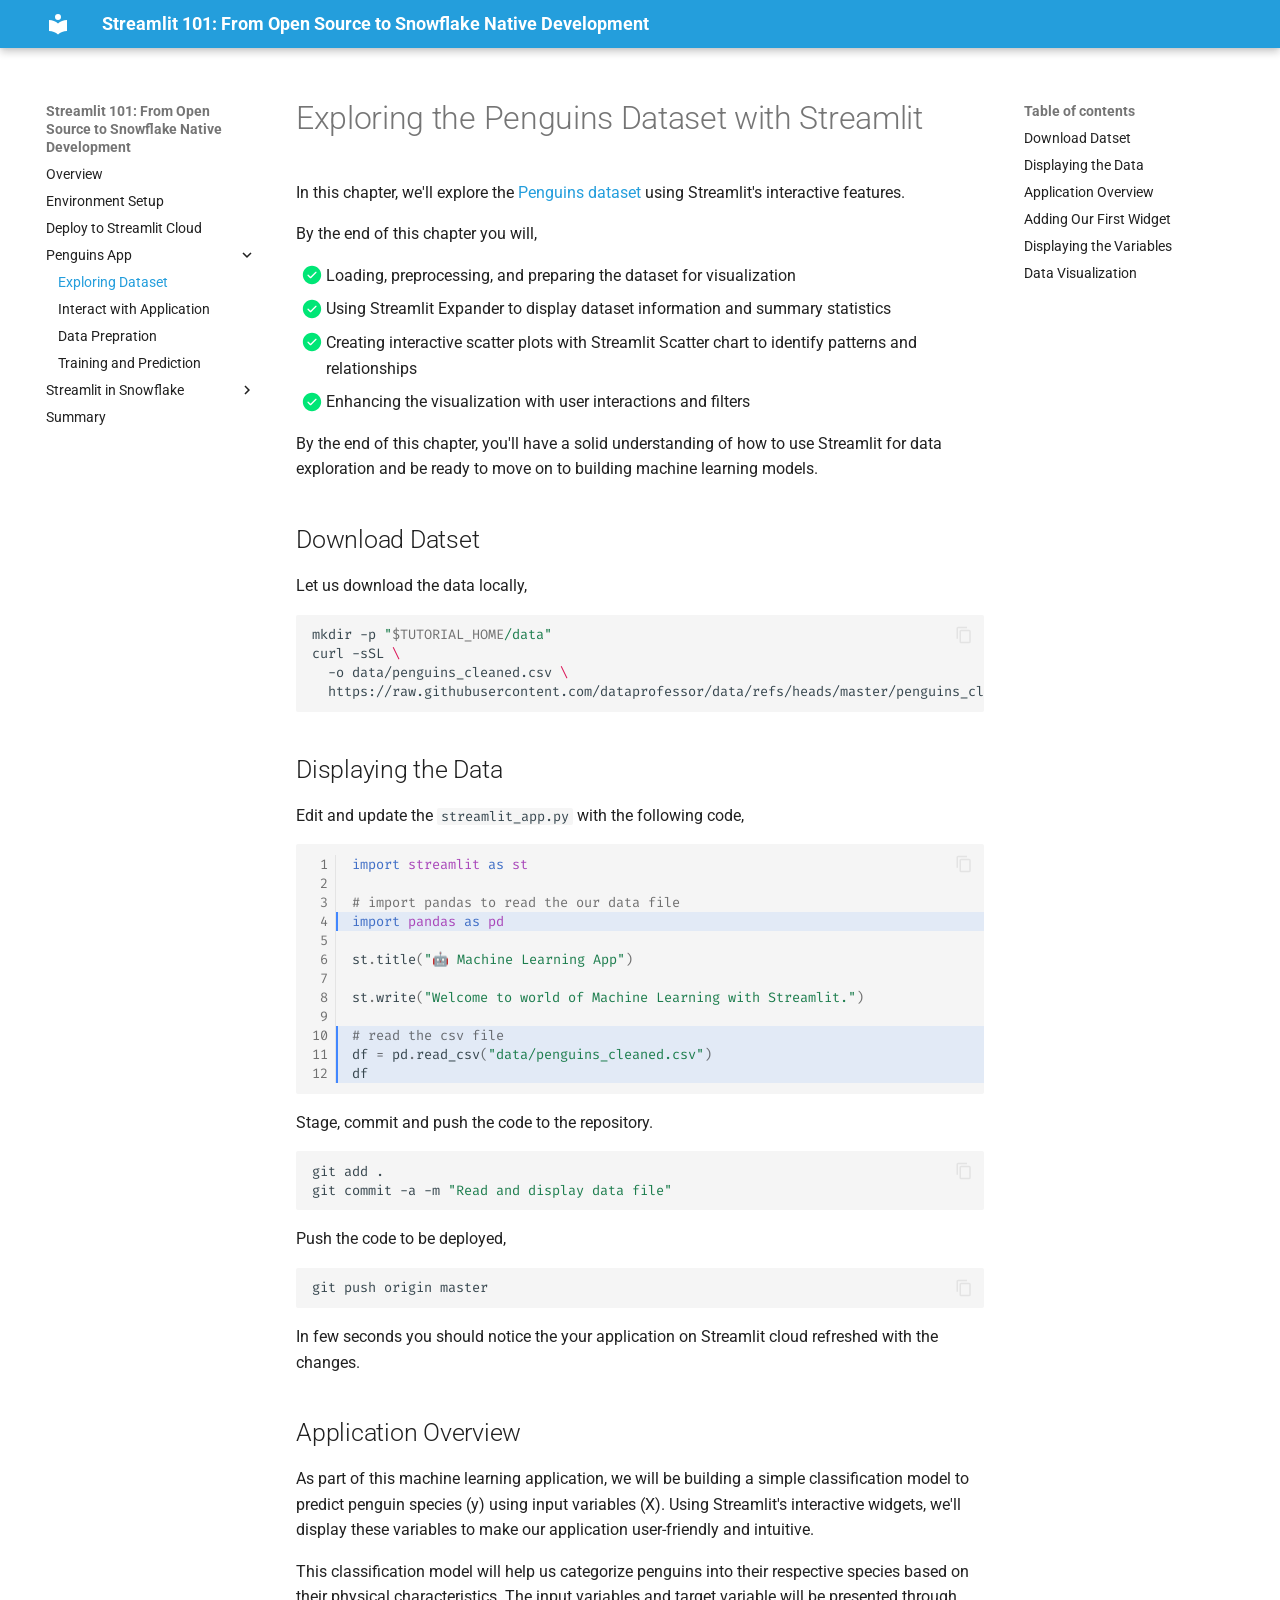
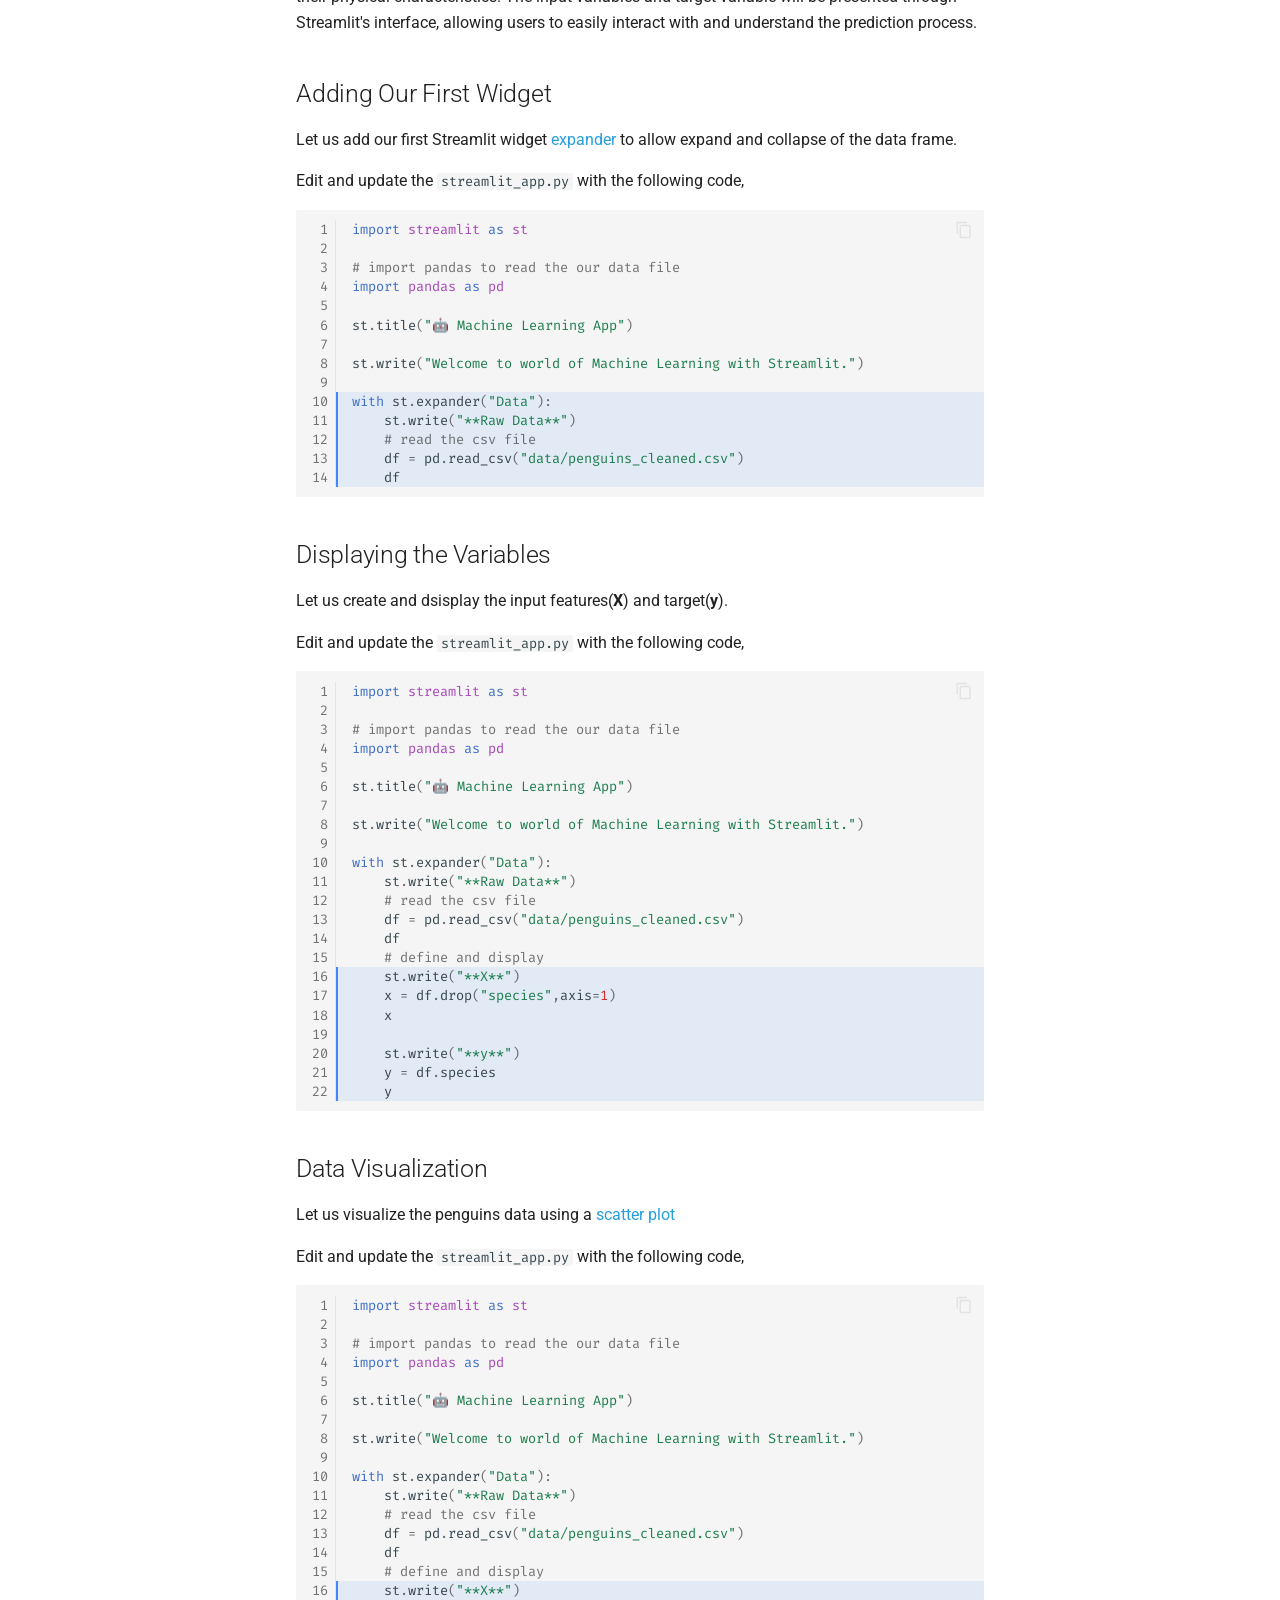
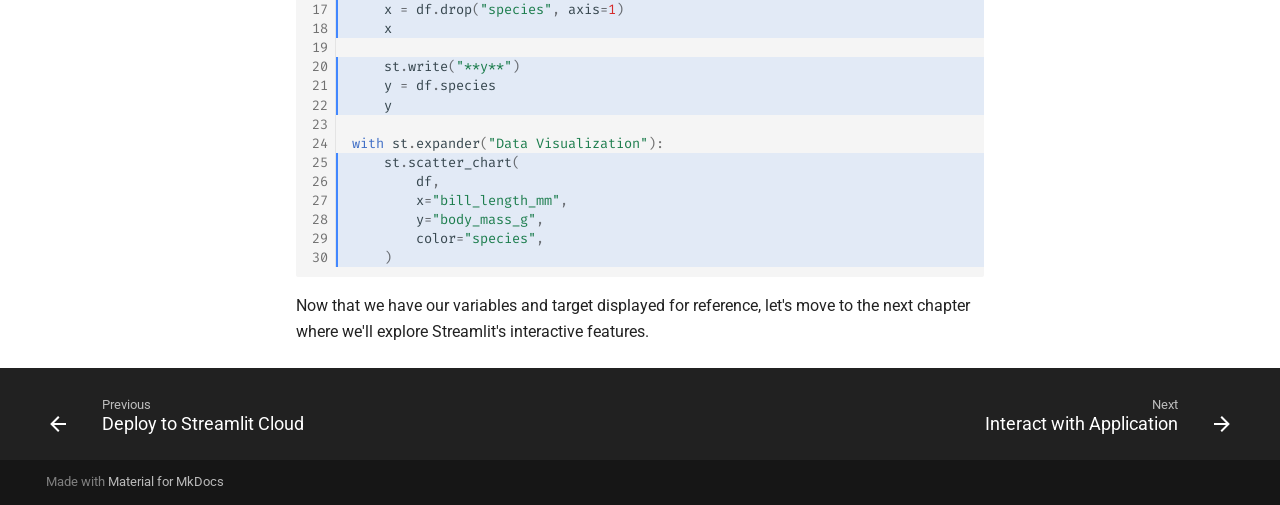
<file: datset/index.html>
<!doctype html>
<html lang="en" class="no-js">
  <head>
    
      <meta charset="utf-8">
      <meta name="viewport" content="width=device-width,initial-scale=1">
      
        <meta name="description" content="Getting started with Streamlit OSS and Streamlit in Snowflake.">
      
      
      
        <link rel="canonical" href="https://snowflake-labs.github.io/zero-to-streamlit/datset/">
      
      
        <link rel="prev" href="../deploy_to_streamlit_cloud/">
      
      
        <link rel="next" href="../interactivity/">
      
      
      <link rel="icon" href="../assets/images/favicon.png">
      <meta name="generator" content="mkdocs-1.6.1, mkdocs-material-9.5.44">
    
    
      
        <title>Exploring Dataset - Streamlit 101: From Open Source to Snowflake Native Development</title>
      
    
    
      <link rel="stylesheet" href="../assets/stylesheets/main.0253249f.min.css">
      
        
        <link rel="stylesheet" href="../assets/stylesheets/palette.06af60db.min.css">
      
      


    
    
      
    
    
      
        
        
        <link rel="preconnect" href="https://fonts.gstatic.com" crossorigin>
        <link rel="stylesheet" href="https://fonts.googleapis.com/css?family=Roboto:300,300i,400,400i,700,700i%7CFira+Code:400,400i,700,700i&display=fallback">
        <style>:root{--md-text-font:"Roboto";--md-code-font:"Fira Code"}</style>
      
    
    
      <link rel="stylesheet" href="../stylesheets/extra.css">
    
    <script>__md_scope=new URL("..",location),__md_hash=e=>[...e].reduce(((e,_)=>(e<<5)-e+_.charCodeAt(0)),0),__md_get=(e,_=localStorage,t=__md_scope)=>JSON.parse(_.getItem(t.pathname+"."+e)),__md_set=(e,_,t=localStorage,a=__md_scope)=>{try{t.setItem(a.pathname+"."+e,JSON.stringify(_))}catch(e){}}</script>
    
      

    
    
    
  </head>
  
  
    
    
    
    
    
    <body dir="ltr" data-md-color-scheme="default" data-md-color-primary="custom" data-md-color-accent="indigo">
  
    
    <input class="md-toggle" data-md-toggle="drawer" type="checkbox" id="__drawer" autocomplete="off">
    <input class="md-toggle" data-md-toggle="search" type="checkbox" id="__search" autocomplete="off">
    <label class="md-overlay" for="__drawer"></label>
    <div data-md-component="skip">
      
        
        <a href="#exploring-the-penguins-dataset-with-streamlit" class="md-skip">
          Skip to content
        </a>
      
    </div>
    <div data-md-component="announce">
      
    </div>
    
    
      

  

<header class="md-header md-header--shadow" data-md-component="header">
  <nav class="md-header__inner md-grid" aria-label="Header">
    <a href=".." title="Streamlit 101: From Open Source to Snowflake Native Development" class="md-header__button md-logo" aria-label="Streamlit 101: From Open Source to Snowflake Native Development" data-md-component="logo">
      
  
  <svg xmlns="http://www.w3.org/2000/svg" viewBox="0 0 24 24"><path d="M12 8a3 3 0 0 0 3-3 3 3 0 0 0-3-3 3 3 0 0 0-3 3 3 3 0 0 0 3 3m0 3.54C9.64 9.35 6.5 8 3 8v11c3.5 0 6.64 1.35 9 3.54 2.36-2.19 5.5-3.54 9-3.54V8c-3.5 0-6.64 1.35-9 3.54"/></svg>

    </a>
    <label class="md-header__button md-icon" for="__drawer">
      
      <svg xmlns="http://www.w3.org/2000/svg" viewBox="0 0 24 24"><path d="M3 6h18v2H3zm0 5h18v2H3zm0 5h18v2H3z"/></svg>
    </label>
    <div class="md-header__title" data-md-component="header-title">
      <div class="md-header__ellipsis">
        <div class="md-header__topic">
          <span class="md-ellipsis">
            Streamlit 101: From Open Source to Snowflake Native Development
          </span>
        </div>
        <div class="md-header__topic" data-md-component="header-topic">
          <span class="md-ellipsis">
            
              Exploring Dataset
            
          </span>
        </div>
      </div>
    </div>
    
      
    
    
    
    
    
  </nav>
  
</header>
    
    <div class="md-container" data-md-component="container">
      
      
        
          
        
      
      <main class="md-main" data-md-component="main">
        <div class="md-main__inner md-grid">
          
            
              
              <div class="md-sidebar md-sidebar--primary" data-md-component="sidebar" data-md-type="navigation" >
                <div class="md-sidebar__scrollwrap">
                  <div class="md-sidebar__inner">
                    



<nav class="md-nav md-nav--primary" aria-label="Navigation" data-md-level="0">
  <label class="md-nav__title" for="__drawer">
    <a href=".." title="Streamlit 101: From Open Source to Snowflake Native Development" class="md-nav__button md-logo" aria-label="Streamlit 101: From Open Source to Snowflake Native Development" data-md-component="logo">
      
  
  <svg xmlns="http://www.w3.org/2000/svg" viewBox="0 0 24 24"><path d="M12 8a3 3 0 0 0 3-3 3 3 0 0 0-3-3 3 3 0 0 0-3 3 3 3 0 0 0 3 3m0 3.54C9.64 9.35 6.5 8 3 8v11c3.5 0 6.64 1.35 9 3.54 2.36-2.19 5.5-3.54 9-3.54V8c-3.5 0-6.64 1.35-9 3.54"/></svg>

    </a>
    Streamlit 101: From Open Source to Snowflake Native Development
  </label>
  
  <ul class="md-nav__list" data-md-scrollfix>
    
      
      
  
  
  
  
    <li class="md-nav__item">
      <a href=".." class="md-nav__link">
        
  
  <span class="md-ellipsis">
    Overview
  </span>
  

      </a>
    </li>
  

    
      
      
  
  
  
  
    <li class="md-nav__item">
      <a href="../setup/" class="md-nav__link">
        
  
  <span class="md-ellipsis">
    Environment Setup
  </span>
  

      </a>
    </li>
  

    
      
      
  
  
  
  
    <li class="md-nav__item">
      <a href="../deploy_to_streamlit_cloud/" class="md-nav__link">
        
  
  <span class="md-ellipsis">
    Deploy to Streamlit Cloud
  </span>
  

      </a>
    </li>
  

    
      
      
  
  
    
  
  
  
    
    
    
    
    <li class="md-nav__item md-nav__item--active md-nav__item--nested">
      
        
        
        <input class="md-nav__toggle md-toggle " type="checkbox" id="__nav_4" checked>
        
          
          <label class="md-nav__link" for="__nav_4" id="__nav_4_label" tabindex="0">
            
  
  <span class="md-ellipsis">
    Penguins App
  </span>
  

            <span class="md-nav__icon md-icon"></span>
          </label>
        
        <nav class="md-nav" data-md-level="1" aria-labelledby="__nav_4_label" aria-expanded="true">
          <label class="md-nav__title" for="__nav_4">
            <span class="md-nav__icon md-icon"></span>
            Penguins App
          </label>
          <ul class="md-nav__list" data-md-scrollfix>
            
              
                
  
  
    
  
  
  
    <li class="md-nav__item md-nav__item--active">
      
      <input class="md-nav__toggle md-toggle" type="checkbox" id="__toc">
      
      
        
      
      
        <label class="md-nav__link md-nav__link--active" for="__toc">
          
  
  <span class="md-ellipsis">
    Exploring Dataset
  </span>
  

          <span class="md-nav__icon md-icon"></span>
        </label>
      
      <a href="./" class="md-nav__link md-nav__link--active">
        
  
  <span class="md-ellipsis">
    Exploring Dataset
  </span>
  

      </a>
      
        

<nav class="md-nav md-nav--secondary" aria-label="Table of contents">
  
  
  
    
  
  
    <label class="md-nav__title" for="__toc">
      <span class="md-nav__icon md-icon"></span>
      Table of contents
    </label>
    <ul class="md-nav__list" data-md-component="toc" data-md-scrollfix>
      
        <li class="md-nav__item">
  <a href="#download-datset" class="md-nav__link">
    <span class="md-ellipsis">
      Download Datset
    </span>
  </a>
  
</li>
      
        <li class="md-nav__item">
  <a href="#displaying-the-data" class="md-nav__link">
    <span class="md-ellipsis">
      Displaying the Data
    </span>
  </a>
  
</li>
      
        <li class="md-nav__item">
  <a href="#application-overview" class="md-nav__link">
    <span class="md-ellipsis">
      Application Overview
    </span>
  </a>
  
</li>
      
        <li class="md-nav__item">
  <a href="#adding-our-first-widget" class="md-nav__link">
    <span class="md-ellipsis">
      Adding Our First Widget
    </span>
  </a>
  
</li>
      
        <li class="md-nav__item">
  <a href="#displaying-the-variables" class="md-nav__link">
    <span class="md-ellipsis">
      Displaying the Variables
    </span>
  </a>
  
</li>
      
        <li class="md-nav__item">
  <a href="#data-visualization" class="md-nav__link">
    <span class="md-ellipsis">
      Data Visualization
    </span>
  </a>
  
</li>
      
    </ul>
  
</nav>
      
    </li>
  

              
            
              
                
  
  
  
  
    <li class="md-nav__item">
      <a href="../interactivity/" class="md-nav__link">
        
  
  <span class="md-ellipsis">
    Interact with Application
  </span>
  

      </a>
    </li>
  

              
            
              
                
  
  
  
  
    <li class="md-nav__item">
      <a href="../data_prepration/" class="md-nav__link">
        
  
  <span class="md-ellipsis">
    Data Prepration
  </span>
  

      </a>
    </li>
  

              
            
              
                
  
  
  
  
    <li class="md-nav__item">
      <a href="../train_and_predict/" class="md-nav__link">
        
  
  <span class="md-ellipsis">
    Training and Prediction
  </span>
  

      </a>
    </li>
  

              
            
          </ul>
        </nav>
      
    </li>
  

    
      
      
  
  
  
  
    
    
    
    
    <li class="md-nav__item md-nav__item--nested">
      
        
        
        <input class="md-nav__toggle md-toggle " type="checkbox" id="__nav_5" >
        
          
          <label class="md-nav__link" for="__nav_5" id="__nav_5_label" tabindex="0">
            
  
  <span class="md-ellipsis">
    Streamlit in  Snowflake
  </span>
  

            <span class="md-nav__icon md-icon"></span>
          </label>
        
        <nav class="md-nav" data-md-level="1" aria-labelledby="__nav_5_label" aria-expanded="false">
          <label class="md-nav__title" for="__nav_5">
            <span class="md-nav__icon md-icon"></span>
            Streamlit in  Snowflake
          </label>
          <ul class="md-nav__list" data-md-scrollfix>
            
              
                
  
  
  
  
    <li class="md-nav__item">
      <a href="../snowflake_deploy/" class="md-nav__link">
        
  
  <span class="md-ellipsis">
    Deploy to Snowflake
  </span>
  

      </a>
    </li>
  

              
            
          </ul>
        </nav>
      
    </li>
  

    
      
      
  
  
  
  
    <li class="md-nav__item">
      <a href="../summary/" class="md-nav__link">
        
  
  <span class="md-ellipsis">
    Summary
  </span>
  

      </a>
    </li>
  

    
  </ul>
</nav>
                  </div>
                </div>
              </div>
            
            
              
              <div class="md-sidebar md-sidebar--secondary" data-md-component="sidebar" data-md-type="toc" >
                <div class="md-sidebar__scrollwrap">
                  <div class="md-sidebar__inner">
                    

<nav class="md-nav md-nav--secondary" aria-label="Table of contents">
  
  
  
    
  
  
    <label class="md-nav__title" for="__toc">
      <span class="md-nav__icon md-icon"></span>
      Table of contents
    </label>
    <ul class="md-nav__list" data-md-component="toc" data-md-scrollfix>
      
        <li class="md-nav__item">
  <a href="#download-datset" class="md-nav__link">
    <span class="md-ellipsis">
      Download Datset
    </span>
  </a>
  
</li>
      
        <li class="md-nav__item">
  <a href="#displaying-the-data" class="md-nav__link">
    <span class="md-ellipsis">
      Displaying the Data
    </span>
  </a>
  
</li>
      
        <li class="md-nav__item">
  <a href="#application-overview" class="md-nav__link">
    <span class="md-ellipsis">
      Application Overview
    </span>
  </a>
  
</li>
      
        <li class="md-nav__item">
  <a href="#adding-our-first-widget" class="md-nav__link">
    <span class="md-ellipsis">
      Adding Our First Widget
    </span>
  </a>
  
</li>
      
        <li class="md-nav__item">
  <a href="#displaying-the-variables" class="md-nav__link">
    <span class="md-ellipsis">
      Displaying the Variables
    </span>
  </a>
  
</li>
      
        <li class="md-nav__item">
  <a href="#data-visualization" class="md-nav__link">
    <span class="md-ellipsis">
      Data Visualization
    </span>
  </a>
  
</li>
      
    </ul>
  
</nav>
                  </div>
                </div>
              </div>
            
          
          
            <div class="md-content" data-md-component="content">
              <article class="md-content__inner md-typeset">
                
                  


<h1 id="exploring-the-penguins-dataset-with-streamlit">Exploring the Penguins Dataset with Streamlit<a class="headerlink" href="#exploring-the-penguins-dataset-with-streamlit" title="Permanent link">&para;</a></h1>
<p>In this chapter, we'll explore the <a href="https://github.com/dataprofessor/data/blob/master/penguins_cleaned.csv">Penguins dataset</a> using Streamlit's interactive features. </p>
<p>By the end of this chapter you will,</p>
<ul class="task-list">
<li class="task-list-item"><label class="task-list-control"><input type="checkbox" disabled checked/><span class="task-list-indicator"></span></label> Loading, preprocessing, and preparing the dataset for visualization</li>
<li class="task-list-item"><label class="task-list-control"><input type="checkbox" disabled checked/><span class="task-list-indicator"></span></label> Using Streamlit Expander to display dataset information and summary statistics</li>
<li class="task-list-item"><label class="task-list-control"><input type="checkbox" disabled checked/><span class="task-list-indicator"></span></label> Creating interactive scatter plots with Streamlit Scatter chart to identify patterns and relationships</li>
<li class="task-list-item"><label class="task-list-control"><input type="checkbox" disabled checked/><span class="task-list-indicator"></span></label> Enhancing the visualization with user interactions and filters</li>
</ul>
<p>By the end of this chapter, you'll have a solid understanding of how to use Streamlit for data exploration and be ready to move on to building machine learning models.</p>
<h2 id="download-datset">Download Datset<a class="headerlink" href="#download-datset" title="Permanent link">&para;</a></h2>
<p>Let us download the data locally,</p>
<div class="language-shell highlight"><pre><span></span><code><span id="__span-0-1"><a id="__codelineno-0-1" name="__codelineno-0-1" href="#__codelineno-0-1"></a>mkdir<span class="w"> </span>-p<span class="w"> </span><span class="s2">&quot;</span><span class="nv">$TUTORIAL_HOME</span><span class="s2">/data&quot;</span>
</span><span id="__span-0-2"><a id="__codelineno-0-2" name="__codelineno-0-2" href="#__codelineno-0-2"></a>curl<span class="w"> </span>-sSL<span class="w"> </span><span class="se">\</span>
</span><span id="__span-0-3"><a id="__codelineno-0-3" name="__codelineno-0-3" href="#__codelineno-0-3"></a><span class="w">  </span>-o<span class="w"> </span>data/penguins_cleaned.csv<span class="w"> </span><span class="se">\</span>
</span><span id="__span-0-4"><a id="__codelineno-0-4" name="__codelineno-0-4" href="#__codelineno-0-4"></a><span class="w">  </span>https://raw.githubusercontent.com/dataprofessor/data/refs/heads/master/penguins_cleaned.csv
</span></code></pre></div>
<h2 id="displaying-the-data">Displaying the Data<a class="headerlink" href="#displaying-the-data" title="Permanent link">&para;</a></h2>
<p>Edit and update the <code>streamlit_app.py</code> with the following code,</p>
<div class="language-py highlight"><table class="highlighttable"><tr><td class="linenos"><div class="linenodiv"><pre><span></span><span class="normal"><a href="#__codelineno-1-1"> 1</a></span>
<span class="normal"><a href="#__codelineno-1-2"> 2</a></span>
<span class="normal"><a href="#__codelineno-1-3"> 3</a></span>
<span class="normal"><a href="#__codelineno-1-4"> 4</a></span>
<span class="normal"><a href="#__codelineno-1-5"> 5</a></span>
<span class="normal"><a href="#__codelineno-1-6"> 6</a></span>
<span class="normal"><a href="#__codelineno-1-7"> 7</a></span>
<span class="normal"><a href="#__codelineno-1-8"> 8</a></span>
<span class="normal"><a href="#__codelineno-1-9"> 9</a></span>
<span class="normal"><a href="#__codelineno-1-10">10</a></span>
<span class="normal"><a href="#__codelineno-1-11">11</a></span>
<span class="normal"><a href="#__codelineno-1-12">12</a></span></pre></div></td><td class="code"><div><pre><span></span><code><span id="__span-1-1"><a id="__codelineno-1-1" name="__codelineno-1-1"></a><span class="kn">import</span> <span class="nn">streamlit</span> <span class="k">as</span> <span class="nn">st</span>
</span><span id="__span-1-2"><a id="__codelineno-1-2" name="__codelineno-1-2"></a>
</span><span id="__span-1-3"><a id="__codelineno-1-3" name="__codelineno-1-3"></a><span class="c1"># import pandas to read the our data file</span>
</span><span id="__span-1-4"><a id="__codelineno-1-4" name="__codelineno-1-4"></a><span class="hll"><span class="kn">import</span> <span class="nn">pandas</span> <span class="k">as</span> <span class="nn">pd</span>
</span></span><span id="__span-1-5"><a id="__codelineno-1-5" name="__codelineno-1-5"></a>
</span><span id="__span-1-6"><a id="__codelineno-1-6" name="__codelineno-1-6"></a><span class="n">st</span><span class="o">.</span><span class="n">title</span><span class="p">(</span><span class="s2">&quot;🤖 Machine Learning App&quot;</span><span class="p">)</span>
</span><span id="__span-1-7"><a id="__codelineno-1-7" name="__codelineno-1-7"></a>
</span><span id="__span-1-8"><a id="__codelineno-1-8" name="__codelineno-1-8"></a><span class="n">st</span><span class="o">.</span><span class="n">write</span><span class="p">(</span><span class="s2">&quot;Welcome to world of Machine Learning with Streamlit.&quot;</span><span class="p">)</span>
</span><span id="__span-1-9"><a id="__codelineno-1-9" name="__codelineno-1-9"></a>
</span><span id="__span-1-10"><a id="__codelineno-1-10" name="__codelineno-1-10"></a><span class="hll"><span class="c1"># read the csv file</span>
</span></span><span id="__span-1-11"><a id="__codelineno-1-11" name="__codelineno-1-11"></a><span class="hll"><span class="n">df</span> <span class="o">=</span> <span class="n">pd</span><span class="o">.</span><span class="n">read_csv</span><span class="p">(</span><span class="s2">&quot;data/penguins_cleaned.csv&quot;</span><span class="p">)</span>
</span></span><span id="__span-1-12"><a id="__codelineno-1-12" name="__codelineno-1-12"></a><span class="hll"><span class="n">df</span>
</span></span></code></pre></div></td></tr></table></div>
<p>Stage, commit and push the code to the repository.</p>
<div class="language-shell highlight"><pre><span></span><code><span id="__span-2-1"><a id="__codelineno-2-1" name="__codelineno-2-1" href="#__codelineno-2-1"></a>git<span class="w"> </span>add<span class="w"> </span>.
</span><span id="__span-2-2"><a id="__codelineno-2-2" name="__codelineno-2-2" href="#__codelineno-2-2"></a>git<span class="w"> </span>commit<span class="w"> </span>-a<span class="w"> </span>-m<span class="w"> </span><span class="s2">&quot;Read and display data file&quot;</span>
</span></code></pre></div>
<p>Push the code to be deployed,</p>
<div class="language-shell highlight"><pre><span></span><code><span id="__span-3-1"><a id="__codelineno-3-1" name="__codelineno-3-1" href="#__codelineno-3-1"></a>git<span class="w"> </span>push<span class="w"> </span>origin<span class="w"> </span>master
</span></code></pre></div>
<p>In few seconds you should notice the your application on Streamlit cloud refreshed with the changes.</p>
<h2 id="application-overview">Application Overview<a class="headerlink" href="#application-overview" title="Permanent link">&para;</a></h2>
<p>As part of this machine learning application, we will be building a simple classification model to predict penguin species (y) using input variables (X). Using Streamlit's interactive widgets, we'll display these variables to make our application user-friendly and intuitive.</p>
<p>This classification model will help us categorize penguins into their respective species based on their physical characteristics. The input variables and target variable will be presented through Streamlit's interface, allowing users to easily interact with and understand the prediction process.</p>
<h2 id="adding-our-first-widget">Adding Our First Widget<a class="headerlink" href="#adding-our-first-widget" title="Permanent link">&para;</a></h2>
<p>Let us add our first Streamlit widget <a href="https://docs.streamlit.io/develop/api-reference/layout/st.expander" target="_blank">expander</a> to allow expand and collapse of the data frame.</p>
<p>Edit and update the <code>streamlit_app.py</code> with the following code,</p>
<div class="language-py highlight"><table class="highlighttable"><tr><td class="linenos"><div class="linenodiv"><pre><span></span><span class="normal"><a href="#__codelineno-4-1"> 1</a></span>
<span class="normal"><a href="#__codelineno-4-2"> 2</a></span>
<span class="normal"><a href="#__codelineno-4-3"> 3</a></span>
<span class="normal"><a href="#__codelineno-4-4"> 4</a></span>
<span class="normal"><a href="#__codelineno-4-5"> 5</a></span>
<span class="normal"><a href="#__codelineno-4-6"> 6</a></span>
<span class="normal"><a href="#__codelineno-4-7"> 7</a></span>
<span class="normal"><a href="#__codelineno-4-8"> 8</a></span>
<span class="normal"><a href="#__codelineno-4-9"> 9</a></span>
<span class="normal"><a href="#__codelineno-4-10">10</a></span>
<span class="normal"><a href="#__codelineno-4-11">11</a></span>
<span class="normal"><a href="#__codelineno-4-12">12</a></span>
<span class="normal"><a href="#__codelineno-4-13">13</a></span>
<span class="normal"><a href="#__codelineno-4-14">14</a></span></pre></div></td><td class="code"><div><pre><span></span><code><span id="__span-4-1"><a id="__codelineno-4-1" name="__codelineno-4-1"></a><span class="kn">import</span> <span class="nn">streamlit</span> <span class="k">as</span> <span class="nn">st</span>
</span><span id="__span-4-2"><a id="__codelineno-4-2" name="__codelineno-4-2"></a>
</span><span id="__span-4-3"><a id="__codelineno-4-3" name="__codelineno-4-3"></a><span class="c1"># import pandas to read the our data file</span>
</span><span id="__span-4-4"><a id="__codelineno-4-4" name="__codelineno-4-4"></a><span class="kn">import</span> <span class="nn">pandas</span> <span class="k">as</span> <span class="nn">pd</span>
</span><span id="__span-4-5"><a id="__codelineno-4-5" name="__codelineno-4-5"></a>
</span><span id="__span-4-6"><a id="__codelineno-4-6" name="__codelineno-4-6"></a><span class="n">st</span><span class="o">.</span><span class="n">title</span><span class="p">(</span><span class="s2">&quot;🤖 Machine Learning App&quot;</span><span class="p">)</span>
</span><span id="__span-4-7"><a id="__codelineno-4-7" name="__codelineno-4-7"></a>
</span><span id="__span-4-8"><a id="__codelineno-4-8" name="__codelineno-4-8"></a><span class="n">st</span><span class="o">.</span><span class="n">write</span><span class="p">(</span><span class="s2">&quot;Welcome to world of Machine Learning with Streamlit.&quot;</span><span class="p">)</span>
</span><span id="__span-4-9"><a id="__codelineno-4-9" name="__codelineno-4-9"></a>
</span><span id="__span-4-10"><a id="__codelineno-4-10" name="__codelineno-4-10"></a><span class="hll"><span class="k">with</span> <span class="n">st</span><span class="o">.</span><span class="n">expander</span><span class="p">(</span><span class="s2">&quot;Data&quot;</span><span class="p">):</span>
</span></span><span id="__span-4-11"><a id="__codelineno-4-11" name="__codelineno-4-11"></a><span class="hll">    <span class="n">st</span><span class="o">.</span><span class="n">write</span><span class="p">(</span><span class="s2">&quot;**Raw Data**&quot;</span><span class="p">)</span>
</span></span><span id="__span-4-12"><a id="__codelineno-4-12" name="__codelineno-4-12"></a><span class="hll">    <span class="c1"># read the csv file</span>
</span></span><span id="__span-4-13"><a id="__codelineno-4-13" name="__codelineno-4-13"></a><span class="hll">    <span class="n">df</span> <span class="o">=</span> <span class="n">pd</span><span class="o">.</span><span class="n">read_csv</span><span class="p">(</span><span class="s2">&quot;data/penguins_cleaned.csv&quot;</span><span class="p">)</span>
</span></span><span id="__span-4-14"><a id="__codelineno-4-14" name="__codelineno-4-14"></a><span class="hll">    <span class="n">df</span>
</span></span></code></pre></div></td></tr></table></div>
<h2 id="displaying-the-variables">Displaying the Variables<a class="headerlink" href="#displaying-the-variables" title="Permanent link">&para;</a></h2>
<p>Let us create and dsisplay the input features(<strong>X</strong>) and target(<strong>y</strong>).</p>
<p>Edit and update the <code>streamlit_app.py</code> with the following code,</p>
<div class="language-py highlight"><table class="highlighttable"><tr><td class="linenos"><div class="linenodiv"><pre><span></span><span class="normal"><a href="#__codelineno-5-1"> 1</a></span>
<span class="normal"><a href="#__codelineno-5-2"> 2</a></span>
<span class="normal"><a href="#__codelineno-5-3"> 3</a></span>
<span class="normal"><a href="#__codelineno-5-4"> 4</a></span>
<span class="normal"><a href="#__codelineno-5-5"> 5</a></span>
<span class="normal"><a href="#__codelineno-5-6"> 6</a></span>
<span class="normal"><a href="#__codelineno-5-7"> 7</a></span>
<span class="normal"><a href="#__codelineno-5-8"> 8</a></span>
<span class="normal"><a href="#__codelineno-5-9"> 9</a></span>
<span class="normal"><a href="#__codelineno-5-10">10</a></span>
<span class="normal"><a href="#__codelineno-5-11">11</a></span>
<span class="normal"><a href="#__codelineno-5-12">12</a></span>
<span class="normal"><a href="#__codelineno-5-13">13</a></span>
<span class="normal"><a href="#__codelineno-5-14">14</a></span>
<span class="normal"><a href="#__codelineno-5-15">15</a></span>
<span class="normal"><a href="#__codelineno-5-16">16</a></span>
<span class="normal"><a href="#__codelineno-5-17">17</a></span>
<span class="normal"><a href="#__codelineno-5-18">18</a></span>
<span class="normal"><a href="#__codelineno-5-19">19</a></span>
<span class="normal"><a href="#__codelineno-5-20">20</a></span>
<span class="normal"><a href="#__codelineno-5-21">21</a></span>
<span class="normal"><a href="#__codelineno-5-22">22</a></span></pre></div></td><td class="code"><div><pre><span></span><code><span id="__span-5-1"><a id="__codelineno-5-1" name="__codelineno-5-1"></a><span class="kn">import</span> <span class="nn">streamlit</span> <span class="k">as</span> <span class="nn">st</span>
</span><span id="__span-5-2"><a id="__codelineno-5-2" name="__codelineno-5-2"></a>
</span><span id="__span-5-3"><a id="__codelineno-5-3" name="__codelineno-5-3"></a><span class="c1"># import pandas to read the our data file</span>
</span><span id="__span-5-4"><a id="__codelineno-5-4" name="__codelineno-5-4"></a><span class="kn">import</span> <span class="nn">pandas</span> <span class="k">as</span> <span class="nn">pd</span>
</span><span id="__span-5-5"><a id="__codelineno-5-5" name="__codelineno-5-5"></a>
</span><span id="__span-5-6"><a id="__codelineno-5-6" name="__codelineno-5-6"></a><span class="n">st</span><span class="o">.</span><span class="n">title</span><span class="p">(</span><span class="s2">&quot;🤖 Machine Learning App&quot;</span><span class="p">)</span>
</span><span id="__span-5-7"><a id="__codelineno-5-7" name="__codelineno-5-7"></a>
</span><span id="__span-5-8"><a id="__codelineno-5-8" name="__codelineno-5-8"></a><span class="n">st</span><span class="o">.</span><span class="n">write</span><span class="p">(</span><span class="s2">&quot;Welcome to world of Machine Learning with Streamlit.&quot;</span><span class="p">)</span>
</span><span id="__span-5-9"><a id="__codelineno-5-9" name="__codelineno-5-9"></a>
</span><span id="__span-5-10"><a id="__codelineno-5-10" name="__codelineno-5-10"></a><span class="k">with</span> <span class="n">st</span><span class="o">.</span><span class="n">expander</span><span class="p">(</span><span class="s2">&quot;Data&quot;</span><span class="p">):</span>
</span><span id="__span-5-11"><a id="__codelineno-5-11" name="__codelineno-5-11"></a>    <span class="n">st</span><span class="o">.</span><span class="n">write</span><span class="p">(</span><span class="s2">&quot;**Raw Data**&quot;</span><span class="p">)</span>
</span><span id="__span-5-12"><a id="__codelineno-5-12" name="__codelineno-5-12"></a>    <span class="c1"># read the csv file</span>
</span><span id="__span-5-13"><a id="__codelineno-5-13" name="__codelineno-5-13"></a>    <span class="n">df</span> <span class="o">=</span> <span class="n">pd</span><span class="o">.</span><span class="n">read_csv</span><span class="p">(</span><span class="s2">&quot;data/penguins_cleaned.csv&quot;</span><span class="p">)</span>
</span><span id="__span-5-14"><a id="__codelineno-5-14" name="__codelineno-5-14"></a>    <span class="n">df</span>
</span><span id="__span-5-15"><a id="__codelineno-5-15" name="__codelineno-5-15"></a>    <span class="c1"># define and display</span>
</span><span id="__span-5-16"><a id="__codelineno-5-16" name="__codelineno-5-16"></a><span class="hll">    <span class="n">st</span><span class="o">.</span><span class="n">write</span><span class="p">(</span><span class="s2">&quot;**X**&quot;</span><span class="p">)</span>
</span></span><span id="__span-5-17"><a id="__codelineno-5-17" name="__codelineno-5-17"></a><span class="hll">    <span class="n">x</span> <span class="o">=</span> <span class="n">df</span><span class="o">.</span><span class="n">drop</span><span class="p">(</span><span class="s2">&quot;species&quot;</span><span class="p">,</span><span class="n">axis</span><span class="o">=</span><span class="mi">1</span><span class="p">)</span>
</span></span><span id="__span-5-18"><a id="__codelineno-5-18" name="__codelineno-5-18"></a><span class="hll">    <span class="n">x</span>
</span></span><span id="__span-5-19"><a id="__codelineno-5-19" name="__codelineno-5-19"></a><span class="hll">
</span></span><span id="__span-5-20"><a id="__codelineno-5-20" name="__codelineno-5-20"></a><span class="hll">    <span class="n">st</span><span class="o">.</span><span class="n">write</span><span class="p">(</span><span class="s2">&quot;**y**&quot;</span><span class="p">)</span>
</span></span><span id="__span-5-21"><a id="__codelineno-5-21" name="__codelineno-5-21"></a><span class="hll">    <span class="n">y</span> <span class="o">=</span> <span class="n">df</span><span class="o">.</span><span class="n">species</span>
</span></span><span id="__span-5-22"><a id="__codelineno-5-22" name="__codelineno-5-22"></a><span class="hll">    <span class="n">y</span>
</span></span></code></pre></div></td></tr></table></div>
<h2 id="data-visualization">Data Visualization<a class="headerlink" href="#data-visualization" title="Permanent link">&para;</a></h2>
<p>Let us visualize the penguins data using a <a href="https://docs.streamlit.io/develop/api-reference/charts/st.scatter_chart" target="_blank">scatter plot</a></p>
<p>Edit and update the <code>streamlit_app.py</code> with the following code,</p>
<div class="language-py highlight"><table class="highlighttable"><tr><td class="linenos"><div class="linenodiv"><pre><span></span><span class="normal"><a href="#__codelineno-6-1"> 1</a></span>
<span class="normal"><a href="#__codelineno-6-2"> 2</a></span>
<span class="normal"><a href="#__codelineno-6-3"> 3</a></span>
<span class="normal"><a href="#__codelineno-6-4"> 4</a></span>
<span class="normal"><a href="#__codelineno-6-5"> 5</a></span>
<span class="normal"><a href="#__codelineno-6-6"> 6</a></span>
<span class="normal"><a href="#__codelineno-6-7"> 7</a></span>
<span class="normal"><a href="#__codelineno-6-8"> 8</a></span>
<span class="normal"><a href="#__codelineno-6-9"> 9</a></span>
<span class="normal"><a href="#__codelineno-6-10">10</a></span>
<span class="normal"><a href="#__codelineno-6-11">11</a></span>
<span class="normal"><a href="#__codelineno-6-12">12</a></span>
<span class="normal"><a href="#__codelineno-6-13">13</a></span>
<span class="normal"><a href="#__codelineno-6-14">14</a></span>
<span class="normal"><a href="#__codelineno-6-15">15</a></span>
<span class="normal"><a href="#__codelineno-6-16">16</a></span>
<span class="normal"><a href="#__codelineno-6-17">17</a></span>
<span class="normal"><a href="#__codelineno-6-18">18</a></span>
<span class="normal"><a href="#__codelineno-6-19">19</a></span>
<span class="normal"><a href="#__codelineno-6-20">20</a></span>
<span class="normal"><a href="#__codelineno-6-21">21</a></span>
<span class="normal"><a href="#__codelineno-6-22">22</a></span>
<span class="normal"><a href="#__codelineno-6-23">23</a></span>
<span class="normal"><a href="#__codelineno-6-24">24</a></span>
<span class="normal"><a href="#__codelineno-6-25">25</a></span>
<span class="normal"><a href="#__codelineno-6-26">26</a></span>
<span class="normal"><a href="#__codelineno-6-27">27</a></span>
<span class="normal"><a href="#__codelineno-6-28">28</a></span>
<span class="normal"><a href="#__codelineno-6-29">29</a></span>
<span class="normal"><a href="#__codelineno-6-30">30</a></span></pre></div></td><td class="code"><div><pre><span></span><code><span id="__span-6-1"><a id="__codelineno-6-1" name="__codelineno-6-1"></a><span class="kn">import</span> <span class="nn">streamlit</span> <span class="k">as</span> <span class="nn">st</span>
</span><span id="__span-6-2"><a id="__codelineno-6-2" name="__codelineno-6-2"></a>
</span><span id="__span-6-3"><a id="__codelineno-6-3" name="__codelineno-6-3"></a><span class="c1"># import pandas to read the our data file</span>
</span><span id="__span-6-4"><a id="__codelineno-6-4" name="__codelineno-6-4"></a><span class="kn">import</span> <span class="nn">pandas</span> <span class="k">as</span> <span class="nn">pd</span>
</span><span id="__span-6-5"><a id="__codelineno-6-5" name="__codelineno-6-5"></a>
</span><span id="__span-6-6"><a id="__codelineno-6-6" name="__codelineno-6-6"></a><span class="n">st</span><span class="o">.</span><span class="n">title</span><span class="p">(</span><span class="s2">&quot;🤖 Machine Learning App&quot;</span><span class="p">)</span>
</span><span id="__span-6-7"><a id="__codelineno-6-7" name="__codelineno-6-7"></a>
</span><span id="__span-6-8"><a id="__codelineno-6-8" name="__codelineno-6-8"></a><span class="n">st</span><span class="o">.</span><span class="n">write</span><span class="p">(</span><span class="s2">&quot;Welcome to world of Machine Learning with Streamlit.&quot;</span><span class="p">)</span>
</span><span id="__span-6-9"><a id="__codelineno-6-9" name="__codelineno-6-9"></a>
</span><span id="__span-6-10"><a id="__codelineno-6-10" name="__codelineno-6-10"></a><span class="k">with</span> <span class="n">st</span><span class="o">.</span><span class="n">expander</span><span class="p">(</span><span class="s2">&quot;Data&quot;</span><span class="p">):</span>
</span><span id="__span-6-11"><a id="__codelineno-6-11" name="__codelineno-6-11"></a>    <span class="n">st</span><span class="o">.</span><span class="n">write</span><span class="p">(</span><span class="s2">&quot;**Raw Data**&quot;</span><span class="p">)</span>
</span><span id="__span-6-12"><a id="__codelineno-6-12" name="__codelineno-6-12"></a>    <span class="c1"># read the csv file</span>
</span><span id="__span-6-13"><a id="__codelineno-6-13" name="__codelineno-6-13"></a>    <span class="n">df</span> <span class="o">=</span> <span class="n">pd</span><span class="o">.</span><span class="n">read_csv</span><span class="p">(</span><span class="s2">&quot;data/penguins_cleaned.csv&quot;</span><span class="p">)</span>
</span><span id="__span-6-14"><a id="__codelineno-6-14" name="__codelineno-6-14"></a>    <span class="n">df</span>
</span><span id="__span-6-15"><a id="__codelineno-6-15" name="__codelineno-6-15"></a>    <span class="c1"># define and display</span>
</span><span id="__span-6-16"><a id="__codelineno-6-16" name="__codelineno-6-16"></a><span class="hll">    <span class="n">st</span><span class="o">.</span><span class="n">write</span><span class="p">(</span><span class="s2">&quot;**X**&quot;</span><span class="p">)</span>
</span></span><span id="__span-6-17"><a id="__codelineno-6-17" name="__codelineno-6-17"></a><span class="hll">    <span class="n">x</span> <span class="o">=</span> <span class="n">df</span><span class="o">.</span><span class="n">drop</span><span class="p">(</span><span class="s2">&quot;species&quot;</span><span class="p">,</span> <span class="n">axis</span><span class="o">=</span><span class="mi">1</span><span class="p">)</span>
</span></span><span id="__span-6-18"><a id="__codelineno-6-18" name="__codelineno-6-18"></a><span class="hll">    <span class="n">x</span>
</span></span><span id="__span-6-19"><a id="__codelineno-6-19" name="__codelineno-6-19"></a>
</span><span id="__span-6-20"><a id="__codelineno-6-20" name="__codelineno-6-20"></a><span class="hll">    <span class="n">st</span><span class="o">.</span><span class="n">write</span><span class="p">(</span><span class="s2">&quot;**y**&quot;</span><span class="p">)</span>
</span></span><span id="__span-6-21"><a id="__codelineno-6-21" name="__codelineno-6-21"></a><span class="hll">    <span class="n">y</span> <span class="o">=</span> <span class="n">df</span><span class="o">.</span><span class="n">species</span>
</span></span><span id="__span-6-22"><a id="__codelineno-6-22" name="__codelineno-6-22"></a><span class="hll">    <span class="n">y</span>
</span></span><span id="__span-6-23"><a id="__codelineno-6-23" name="__codelineno-6-23"></a>
</span><span id="__span-6-24"><a id="__codelineno-6-24" name="__codelineno-6-24"></a><span class="k">with</span> <span class="n">st</span><span class="o">.</span><span class="n">expander</span><span class="p">(</span><span class="s2">&quot;Data Visualization&quot;</span><span class="p">):</span>
</span><span id="__span-6-25"><a id="__codelineno-6-25" name="__codelineno-6-25"></a><span class="hll">    <span class="n">st</span><span class="o">.</span><span class="n">scatter_chart</span><span class="p">(</span>
</span></span><span id="__span-6-26"><a id="__codelineno-6-26" name="__codelineno-6-26"></a><span class="hll">        <span class="n">df</span><span class="p">,</span>
</span></span><span id="__span-6-27"><a id="__codelineno-6-27" name="__codelineno-6-27"></a><span class="hll">        <span class="n">x</span><span class="o">=</span><span class="s2">&quot;bill_length_mm&quot;</span><span class="p">,</span>
</span></span><span id="__span-6-28"><a id="__codelineno-6-28" name="__codelineno-6-28"></a><span class="hll">        <span class="n">y</span><span class="o">=</span><span class="s2">&quot;body_mass_g&quot;</span><span class="p">,</span>
</span></span><span id="__span-6-29"><a id="__codelineno-6-29" name="__codelineno-6-29"></a><span class="hll">        <span class="n">color</span><span class="o">=</span><span class="s2">&quot;species&quot;</span><span class="p">,</span>
</span></span><span id="__span-6-30"><a id="__codelineno-6-30" name="__codelineno-6-30"></a><span class="hll">    <span class="p">)</span>
</span></span></code></pre></div></td></tr></table></div>
<p>Now that we have our variables and target displayed for reference, let's move to the next chapter where we'll explore Streamlit's interactive features.</p>












                
              </article>
            </div>
          
          
<script>var target=document.getElementById(location.hash.slice(1));target&&target.name&&(target.checked=target.name.startsWith("__tabbed_"))</script>
        </div>
        
      </main>
      
        <footer class="md-footer">
  
    
      
      <nav class="md-footer__inner md-grid" aria-label="Footer" >
        
          
          <a href="../deploy_to_streamlit_cloud/" class="md-footer__link md-footer__link--prev" aria-label="Previous: Deploy to Streamlit Cloud">
            <div class="md-footer__button md-icon">
              
              <svg xmlns="http://www.w3.org/2000/svg" viewBox="0 0 24 24"><path d="M20 11v2H8l5.5 5.5-1.42 1.42L4.16 12l7.92-7.92L13.5 5.5 8 11z"/></svg>
            </div>
            <div class="md-footer__title">
              <span class="md-footer__direction">
                Previous
              </span>
              <div class="md-ellipsis">
                Deploy to Streamlit Cloud
              </div>
            </div>
          </a>
        
        
          
          <a href="../interactivity/" class="md-footer__link md-footer__link--next" aria-label="Next: Interact with Application">
            <div class="md-footer__title">
              <span class="md-footer__direction">
                Next
              </span>
              <div class="md-ellipsis">
                Interact with Application
              </div>
            </div>
            <div class="md-footer__button md-icon">
              
              <svg xmlns="http://www.w3.org/2000/svg" viewBox="0 0 24 24"><path d="M4 11v2h12l-5.5 5.5 1.42 1.42L19.84 12l-7.92-7.92L10.5 5.5 16 11z"/></svg>
            </div>
          </a>
        
      </nav>
    
  
  <div class="md-footer-meta md-typeset">
    <div class="md-footer-meta__inner md-grid">
      <div class="md-copyright">
  
  
    Made with
    <a href="https://squidfunk.github.io/mkdocs-material/" target="_blank" rel="noopener">
      Material for MkDocs
    </a>
  
</div>
      
    </div>
  </div>
</footer>
      
    </div>
    <div class="md-dialog" data-md-component="dialog">
      <div class="md-dialog__inner md-typeset"></div>
    </div>
    
      <div class="md-progress" data-md-component="progress" role="progressbar"></div>
    
    
    <script id="__config" type="application/json">{"base": "..", "features": ["content.code.copy", "content.code.select", "content.code.annotate", "navigation.instant", "navigation.instant.progress", "navigation.tracking", "navigation.footer", "toc.follow"], "search": "../assets/javascripts/workers/search.6ce7567c.min.js", "translations": {"clipboard.copied": "Copied to clipboard", "clipboard.copy": "Copy to clipboard", "search.result.more.one": "1 more on this page", "search.result.more.other": "# more on this page", "search.result.none": "No matching documents", "search.result.one": "1 matching document", "search.result.other": "# matching documents", "search.result.placeholder": "Type to start searching", "search.result.term.missing": "Missing", "select.version": "Select version"}}</script>
    
    
      <script src="../assets/javascripts/bundle.83f73b43.min.js"></script>
      
    
  </body>
</html>
</file>
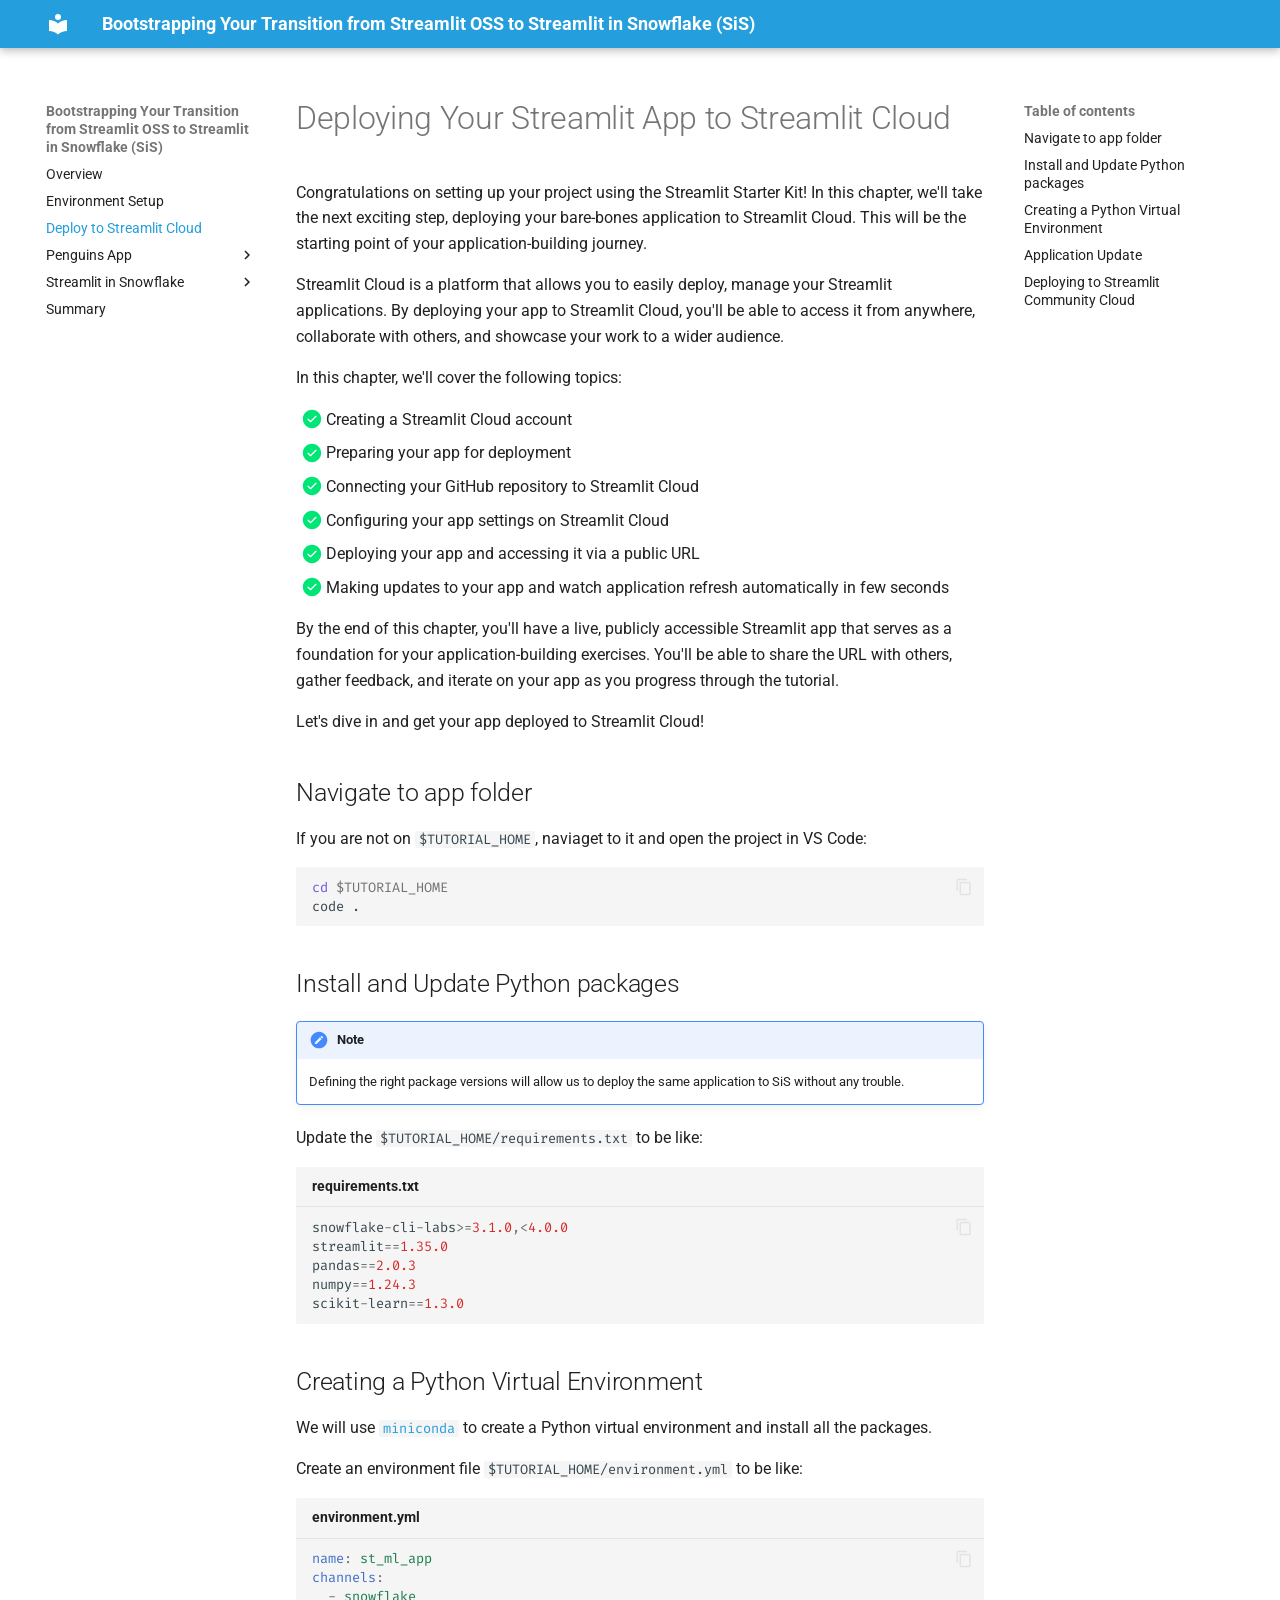
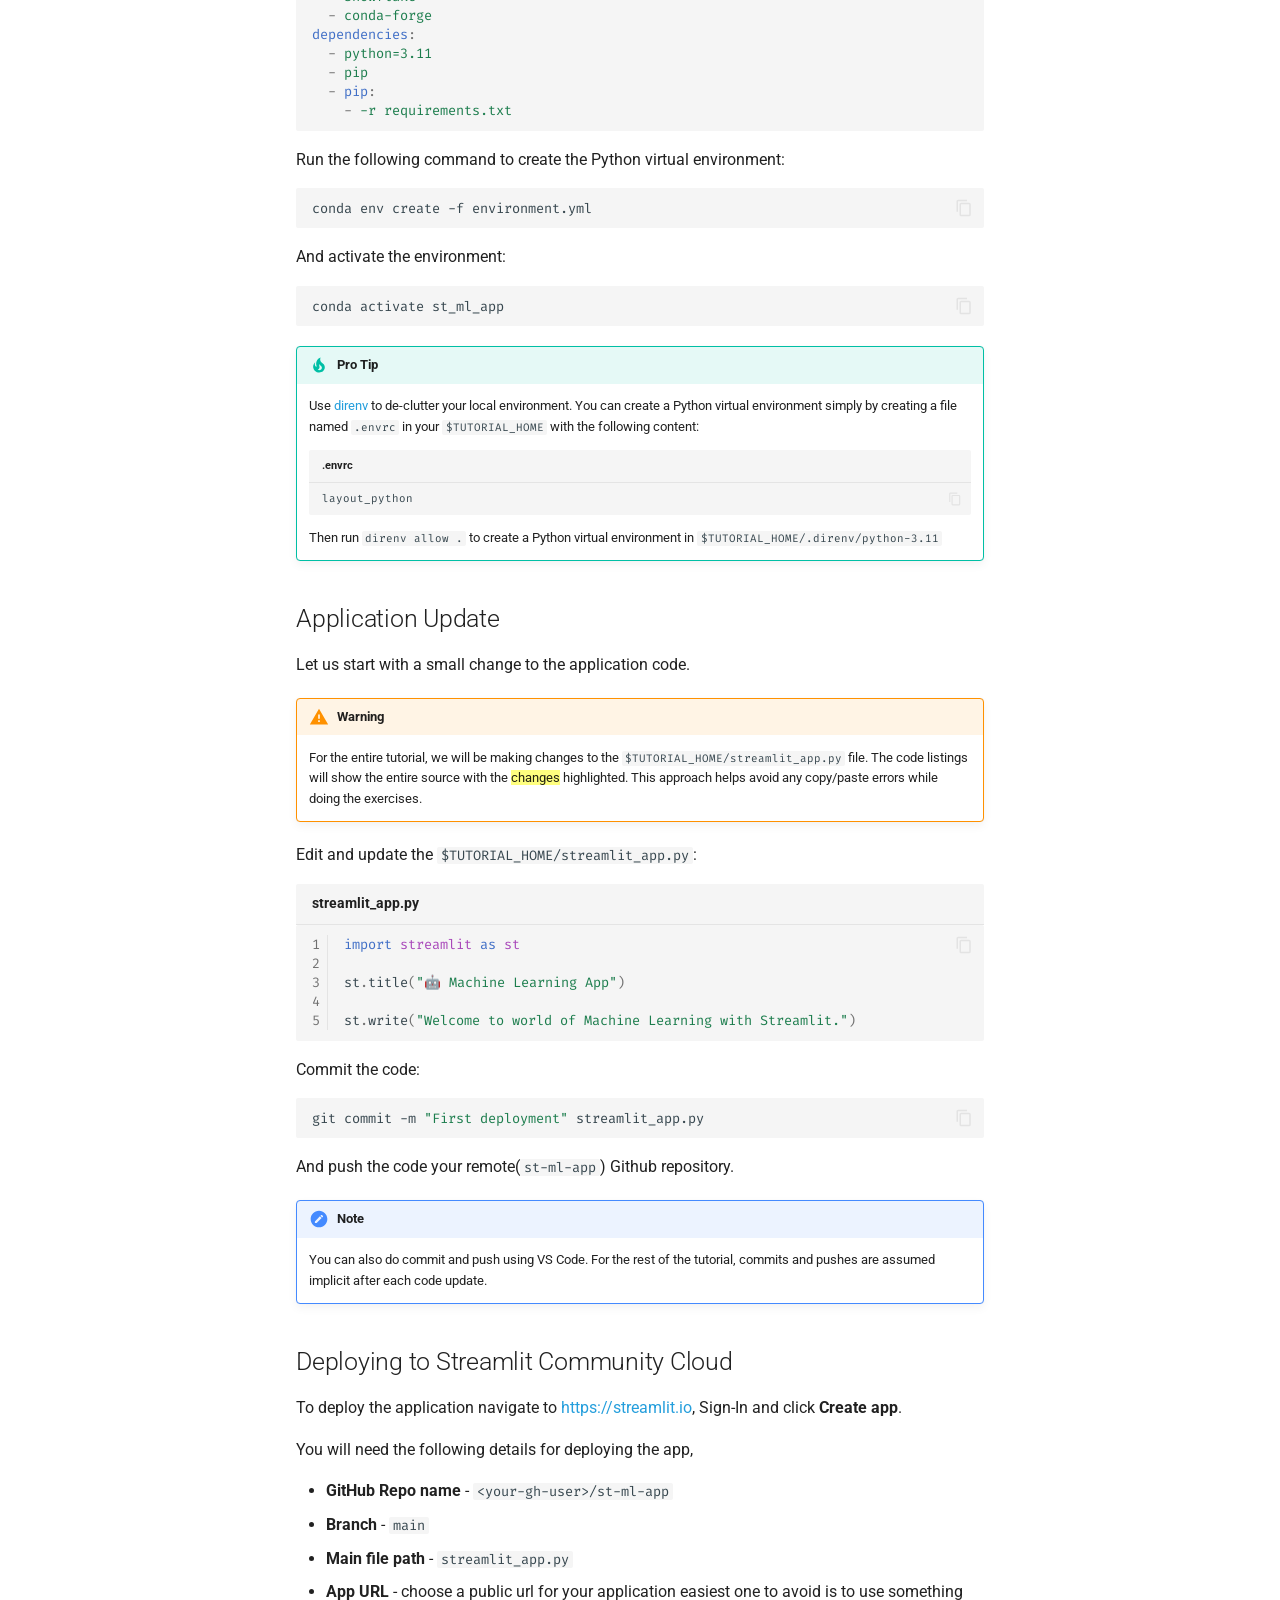
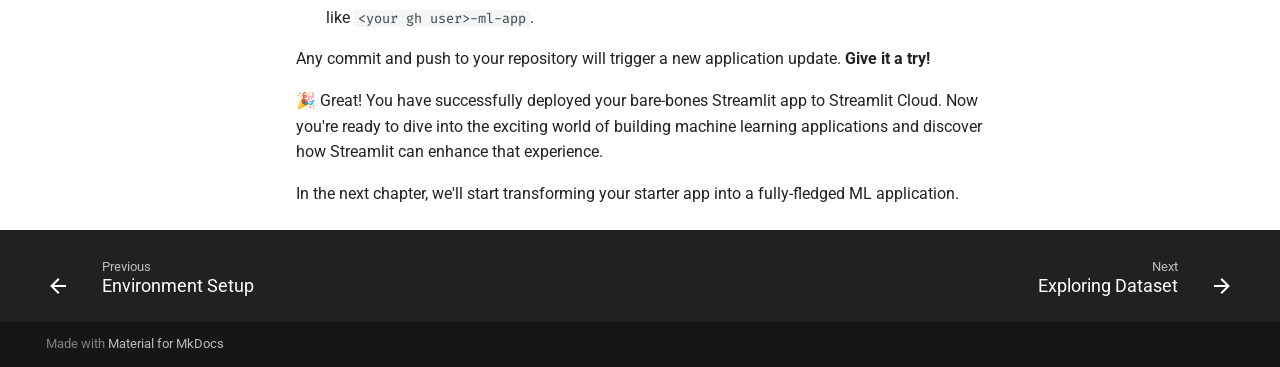
<file: deploy_to_streamlit_cloud/index.html>
<!doctype html>
<html lang="en" class="no-js">
  <head>
    
      <meta charset="utf-8">
      <meta name="viewport" content="width=device-width,initial-scale=1">
      
        <meta name="description" content="Bootstrap your transition from Streamlit OSS to Streamlit in Snowflake (SiS) with this step-by-step tutorial and starter template. Migrate your Streamlit app to Snowflake's powerful and scalable platform, and leverage enterprise-grade features with ease.">
      
      
      
        <link rel="canonical" href="https://snowflake-labs.github.io/streamlit-oss-to-sis-bootstrap/deploy_to_streamlit_cloud/">
      
      
        <link rel="prev" href="../setup/">
      
      
        <link rel="next" href="../explore_dataset/">
      
      
      <link rel="icon" href="../assets/images/favicon.png">
      <meta name="generator" content="mkdocs-1.6.1, mkdocs-material-9.5.44">
    
    
      
        <title>Deploy to Streamlit Cloud - Bootstrapping Your Transition from Streamlit OSS to Streamlit in Snowflake (SiS)</title>
      
    
    
      <link rel="stylesheet" href="../assets/stylesheets/main.0253249f.min.css">
      
        
        <link rel="stylesheet" href="../assets/stylesheets/palette.06af60db.min.css">
      
      


    
    
      
    
    
      
        
        
        <link rel="preconnect" href="https://fonts.gstatic.com" crossorigin>
        <link rel="stylesheet" href="https://fonts.googleapis.com/css?family=Roboto:300,300i,400,400i,700,700i%7CFira+Code:400,400i,700,700i&display=fallback">
        <style>:root{--md-text-font:"Roboto";--md-code-font:"Fira Code"}</style>
      
    
    
      <link rel="stylesheet" href="../stylesheets/extra.css">
    
    <script>__md_scope=new URL("..",location),__md_hash=e=>[...e].reduce(((e,_)=>(e<<5)-e+_.charCodeAt(0)),0),__md_get=(e,_=localStorage,t=__md_scope)=>JSON.parse(_.getItem(t.pathname+"."+e)),__md_set=(e,_,t=localStorage,a=__md_scope)=>{try{t.setItem(a.pathname+"."+e,JSON.stringify(_))}catch(e){}}</script>
    
      

    
    
    
  </head>
  
  
    
    
    
    
    
    <body dir="ltr" data-md-color-scheme="default" data-md-color-primary="custom" data-md-color-accent="indigo">
  
    
    <input class="md-toggle" data-md-toggle="drawer" type="checkbox" id="__drawer" autocomplete="off">
    <input class="md-toggle" data-md-toggle="search" type="checkbox" id="__search" autocomplete="off">
    <label class="md-overlay" for="__drawer"></label>
    <div data-md-component="skip">
      
        
        <a href="#deploying-your-streamlit-app-to-streamlit-cloud" class="md-skip">
          Skip to content
        </a>
      
    </div>
    <div data-md-component="announce">
      
    </div>
    
    
      

  

<header class="md-header md-header--shadow" data-md-component="header">
  <nav class="md-header__inner md-grid" aria-label="Header">
    <a href=".." title="Bootstrapping Your Transition from Streamlit OSS to Streamlit in Snowflake (SiS)" class="md-header__button md-logo" aria-label="Bootstrapping Your Transition from Streamlit OSS to Streamlit in Snowflake (SiS)" data-md-component="logo">
      
  
  <svg xmlns="http://www.w3.org/2000/svg" viewBox="0 0 24 24"><path d="M12 8a3 3 0 0 0 3-3 3 3 0 0 0-3-3 3 3 0 0 0-3 3 3 3 0 0 0 3 3m0 3.54C9.64 9.35 6.5 8 3 8v11c3.5 0 6.64 1.35 9 3.54 2.36-2.19 5.5-3.54 9-3.54V8c-3.5 0-6.64 1.35-9 3.54"/></svg>

    </a>
    <label class="md-header__button md-icon" for="__drawer">
      
      <svg xmlns="http://www.w3.org/2000/svg" viewBox="0 0 24 24"><path d="M3 6h18v2H3zm0 5h18v2H3zm0 5h18v2H3z"/></svg>
    </label>
    <div class="md-header__title" data-md-component="header-title">
      <div class="md-header__ellipsis">
        <div class="md-header__topic">
          <span class="md-ellipsis">
            Bootstrapping Your Transition from Streamlit OSS to Streamlit in Snowflake (SiS)
          </span>
        </div>
        <div class="md-header__topic" data-md-component="header-topic">
          <span class="md-ellipsis">
            
              Deploy to Streamlit Cloud
            
          </span>
        </div>
      </div>
    </div>
    
      
    
    
    
    
    
  </nav>
  
</header>
    
    <div class="md-container" data-md-component="container">
      
      
        
          
        
      
      <main class="md-main" data-md-component="main">
        <div class="md-main__inner md-grid">
          
            
              
              <div class="md-sidebar md-sidebar--primary" data-md-component="sidebar" data-md-type="navigation" >
                <div class="md-sidebar__scrollwrap">
                  <div class="md-sidebar__inner">
                    



<nav class="md-nav md-nav--primary" aria-label="Navigation" data-md-level="0">
  <label class="md-nav__title" for="__drawer">
    <a href=".." title="Bootstrapping Your Transition from Streamlit OSS to Streamlit in Snowflake (SiS)" class="md-nav__button md-logo" aria-label="Bootstrapping Your Transition from Streamlit OSS to Streamlit in Snowflake (SiS)" data-md-component="logo">
      
  
  <svg xmlns="http://www.w3.org/2000/svg" viewBox="0 0 24 24"><path d="M12 8a3 3 0 0 0 3-3 3 3 0 0 0-3-3 3 3 0 0 0-3 3 3 3 0 0 0 3 3m0 3.54C9.64 9.35 6.5 8 3 8v11c3.5 0 6.64 1.35 9 3.54 2.36-2.19 5.5-3.54 9-3.54V8c-3.5 0-6.64 1.35-9 3.54"/></svg>

    </a>
    Bootstrapping Your Transition from Streamlit OSS to Streamlit in Snowflake (SiS)
  </label>
  
  <ul class="md-nav__list" data-md-scrollfix>
    
      
      
  
  
  
  
    <li class="md-nav__item">
      <a href=".." class="md-nav__link">
        
  
  <span class="md-ellipsis">
    Overview
  </span>
  

      </a>
    </li>
  

    
      
      
  
  
  
  
    <li class="md-nav__item">
      <a href="../setup/" class="md-nav__link">
        
  
  <span class="md-ellipsis">
    Environment Setup
  </span>
  

      </a>
    </li>
  

    
      
      
  
  
    
  
  
  
    <li class="md-nav__item md-nav__item--active">
      
      <input class="md-nav__toggle md-toggle" type="checkbox" id="__toc">
      
      
        
      
      
        <label class="md-nav__link md-nav__link--active" for="__toc">
          
  
  <span class="md-ellipsis">
    Deploy to Streamlit Cloud
  </span>
  

          <span class="md-nav__icon md-icon"></span>
        </label>
      
      <a href="./" class="md-nav__link md-nav__link--active">
        
  
  <span class="md-ellipsis">
    Deploy to Streamlit Cloud
  </span>
  

      </a>
      
        

<nav class="md-nav md-nav--secondary" aria-label="Table of contents">
  
  
  
    
  
  
    <label class="md-nav__title" for="__toc">
      <span class="md-nav__icon md-icon"></span>
      Table of contents
    </label>
    <ul class="md-nav__list" data-md-component="toc" data-md-scrollfix>
      
        <li class="md-nav__item">
  <a href="#navigate-to-app-folder" class="md-nav__link">
    <span class="md-ellipsis">
      Navigate to app folder
    </span>
  </a>
  
</li>
      
        <li class="md-nav__item">
  <a href="#install-and-update-python-packages" class="md-nav__link">
    <span class="md-ellipsis">
      Install and Update Python packages
    </span>
  </a>
  
</li>
      
        <li class="md-nav__item">
  <a href="#creating-a-python-virtual-environment" class="md-nav__link">
    <span class="md-ellipsis">
      Creating a Python Virtual Environment
    </span>
  </a>
  
</li>
      
        <li class="md-nav__item">
  <a href="#application-update" class="md-nav__link">
    <span class="md-ellipsis">
      Application Update
    </span>
  </a>
  
</li>
      
        <li class="md-nav__item">
  <a href="#deploying-to-streamlit-community-cloud" class="md-nav__link">
    <span class="md-ellipsis">
      Deploying to Streamlit Community Cloud
    </span>
  </a>
  
</li>
      
    </ul>
  
</nav>
      
    </li>
  

    
      
      
  
  
  
  
    
    
    
    
    <li class="md-nav__item md-nav__item--nested">
      
        
        
        <input class="md-nav__toggle md-toggle " type="checkbox" id="__nav_4" >
        
          
          <label class="md-nav__link" for="__nav_4" id="__nav_4_label" tabindex="0">
            
  
  <span class="md-ellipsis">
    Penguins App
  </span>
  

            <span class="md-nav__icon md-icon"></span>
          </label>
        
        <nav class="md-nav" data-md-level="1" aria-labelledby="__nav_4_label" aria-expanded="false">
          <label class="md-nav__title" for="__nav_4">
            <span class="md-nav__icon md-icon"></span>
            Penguins App
          </label>
          <ul class="md-nav__list" data-md-scrollfix>
            
              
                
  
  
  
  
    <li class="md-nav__item">
      <a href="../explore_dataset/" class="md-nav__link">
        
  
  <span class="md-ellipsis">
    Exploring Dataset
  </span>
  

      </a>
    </li>
  

              
            
              
                
  
  
  
  
    <li class="md-nav__item">
      <a href="../interactive_features/" class="md-nav__link">
        
  
  <span class="md-ellipsis">
    Interact with Application
  </span>
  

      </a>
    </li>
  

              
            
              
                
  
  
  
  
    <li class="md-nav__item">
      <a href="../data_preparation/" class="md-nav__link">
        
  
  <span class="md-ellipsis">
    Data Preparation
  </span>
  

      </a>
    </li>
  

              
            
              
                
  
  
  
  
    <li class="md-nav__item">
      <a href="../train_and_predict/" class="md-nav__link">
        
  
  <span class="md-ellipsis">
    Training and Prediction
  </span>
  

      </a>
    </li>
  

              
            
          </ul>
        </nav>
      
    </li>
  

    
      
      
  
  
  
  
    
    
    
    
    <li class="md-nav__item md-nav__item--nested">
      
        
        
        <input class="md-nav__toggle md-toggle " type="checkbox" id="__nav_5" >
        
          
          <label class="md-nav__link" for="__nav_5" id="__nav_5_label" tabindex="0">
            
  
  <span class="md-ellipsis">
    Streamlit in  Snowflake
  </span>
  

            <span class="md-nav__icon md-icon"></span>
          </label>
        
        <nav class="md-nav" data-md-level="1" aria-labelledby="__nav_5_label" aria-expanded="false">
          <label class="md-nav__title" for="__nav_5">
            <span class="md-nav__icon md-icon"></span>
            Streamlit in  Snowflake
          </label>
          <ul class="md-nav__list" data-md-scrollfix>
            
              
                
  
  
  
  
    <li class="md-nav__item">
      <a href="../snowflake_deploy/" class="md-nav__link">
        
  
  <span class="md-ellipsis">
    Deploy to Snowflake
  </span>
  

      </a>
    </li>
  

              
            
          </ul>
        </nav>
      
    </li>
  

    
      
      
  
  
  
  
    <li class="md-nav__item">
      <a href="../summary/" class="md-nav__link">
        
  
  <span class="md-ellipsis">
    Summary
  </span>
  

      </a>
    </li>
  

    
  </ul>
</nav>
                  </div>
                </div>
              </div>
            
            
              
              <div class="md-sidebar md-sidebar--secondary" data-md-component="sidebar" data-md-type="toc" >
                <div class="md-sidebar__scrollwrap">
                  <div class="md-sidebar__inner">
                    

<nav class="md-nav md-nav--secondary" aria-label="Table of contents">
  
  
  
    
  
  
    <label class="md-nav__title" for="__toc">
      <span class="md-nav__icon md-icon"></span>
      Table of contents
    </label>
    <ul class="md-nav__list" data-md-component="toc" data-md-scrollfix>
      
        <li class="md-nav__item">
  <a href="#navigate-to-app-folder" class="md-nav__link">
    <span class="md-ellipsis">
      Navigate to app folder
    </span>
  </a>
  
</li>
      
        <li class="md-nav__item">
  <a href="#install-and-update-python-packages" class="md-nav__link">
    <span class="md-ellipsis">
      Install and Update Python packages
    </span>
  </a>
  
</li>
      
        <li class="md-nav__item">
  <a href="#creating-a-python-virtual-environment" class="md-nav__link">
    <span class="md-ellipsis">
      Creating a Python Virtual Environment
    </span>
  </a>
  
</li>
      
        <li class="md-nav__item">
  <a href="#application-update" class="md-nav__link">
    <span class="md-ellipsis">
      Application Update
    </span>
  </a>
  
</li>
      
        <li class="md-nav__item">
  <a href="#deploying-to-streamlit-community-cloud" class="md-nav__link">
    <span class="md-ellipsis">
      Deploying to Streamlit Community Cloud
    </span>
  </a>
  
</li>
      
    </ul>
  
</nav>
                  </div>
                </div>
              </div>
            
          
          
            <div class="md-content" data-md-component="content">
              <article class="md-content__inner md-typeset">
                
                  


<h1 id="deploying-your-streamlit-app-to-streamlit-cloud">Deploying Your Streamlit App to Streamlit Cloud<a class="headerlink" href="#deploying-your-streamlit-app-to-streamlit-cloud" title="Permanent link">&para;</a></h1>
<p>Congratulations on setting up your project using the Streamlit Starter Kit!  In this chapter, we'll take the next exciting step, deploying your bare-bones application to Streamlit Cloud. This will be the starting point of your application-building journey.</p>
<p>Streamlit Cloud is a platform that allows you to easily deploy, manage your Streamlit applications. By deploying your app to Streamlit Cloud, you'll be able to access it from anywhere, collaborate with others, and showcase your work to a wider audience.</p>
<p>In this chapter, we'll cover the following topics:</p>
<ul class="task-list">
<li class="task-list-item"><label class="task-list-control"><input type="checkbox" disabled checked/><span class="task-list-indicator"></span></label> Creating a Streamlit Cloud account</li>
<li class="task-list-item"><label class="task-list-control"><input type="checkbox" disabled checked/><span class="task-list-indicator"></span></label> Preparing your app for deployment</li>
<li class="task-list-item"><label class="task-list-control"><input type="checkbox" disabled checked/><span class="task-list-indicator"></span></label> Connecting your GitHub repository to Streamlit Cloud</li>
<li class="task-list-item"><label class="task-list-control"><input type="checkbox" disabled checked/><span class="task-list-indicator"></span></label> Configuring your app settings on Streamlit Cloud</li>
<li class="task-list-item"><label class="task-list-control"><input type="checkbox" disabled checked/><span class="task-list-indicator"></span></label> Deploying your app and accessing it via a public URL</li>
<li class="task-list-item"><label class="task-list-control"><input type="checkbox" disabled checked/><span class="task-list-indicator"></span></label> Making updates to your app and watch application refresh automatically in few seconds</li>
</ul>
<p>By the end of this chapter, you'll have a live, publicly accessible Streamlit app that serves as a foundation for your application-building exercises. You'll be able to share the URL with others, gather feedback, and iterate on your app as you progress through the tutorial.</p>
<p>Let's dive in and get your app deployed to Streamlit Cloud!</p>
<h2 id="navigate-to-app-folder">Navigate to app folder<a class="headerlink" href="#navigate-to-app-folder" title="Permanent link">&para;</a></h2>
<p>If you are not on <code>$TUTORIAL_HOME</code>, naviaget to it and open the project in VS Code:</p>
<div class="language-shell highlight"><pre><span></span><code><span id="__span-0-1"><a id="__codelineno-0-1" name="__codelineno-0-1" href="#__codelineno-0-1"></a><span class="nb">cd</span><span class="w"> </span><span class="nv">$TUTORIAL_HOME</span>
</span><span id="__span-0-2"><a id="__codelineno-0-2" name="__codelineno-0-2" href="#__codelineno-0-2"></a>code<span class="w"> </span>.
</span></code></pre></div>
<h2 id="install-and-update-python-packages">Install and Update Python packages<a class="headerlink" href="#install-and-update-python-packages" title="Permanent link">&para;</a></h2>
<div class="admonition note">
<p class="admonition-title">Note</p>
<p>Defining the right package versions will allow us to deploy the same application to SiS without any trouble.</p>
</div>
<p>Update the <code>$TUTORIAL_HOME/requirements.txt</code> to be like:</p>
<div class="language-py highlight"><span class="filename">requirements.txt</span><pre><span></span><code><span id="__span-1-1"><a id="__codelineno-1-1" name="__codelineno-1-1" href="#__codelineno-1-1"></a><span class="n">snowflake</span><span class="o">-</span><span class="n">cli</span><span class="o">-</span><span class="n">labs</span><span class="o">&gt;=</span><span class="mf">3.1.0</span><span class="p">,</span><span class="o">&lt;</span><span class="mf">4.0.0</span>
</span><span id="__span-1-2"><a id="__codelineno-1-2" name="__codelineno-1-2" href="#__codelineno-1-2"></a><span class="n">streamlit</span><span class="o">==</span><span class="mf">1.35.0</span>
</span><span id="__span-1-3"><a id="__codelineno-1-3" name="__codelineno-1-3" href="#__codelineno-1-3"></a><span class="n">pandas</span><span class="o">==</span><span class="mf">2.0.3</span>
</span><span id="__span-1-4"><a id="__codelineno-1-4" name="__codelineno-1-4" href="#__codelineno-1-4"></a><span class="n">numpy</span><span class="o">==</span><span class="mf">1.24.3</span>
</span><span id="__span-1-5"><a id="__codelineno-1-5" name="__codelineno-1-5" href="#__codelineno-1-5"></a><span class="n">scikit</span><span class="o">-</span><span class="n">learn</span><span class="o">==</span><span class="mf">1.3.0</span>
</span></code></pre></div>
<h2 id="creating-a-python-virtual-environment">Creating a Python Virtual Environment<a class="headerlink" href="#creating-a-python-virtual-environment" title="Permanent link">&para;</a></h2>
<p>We will use <a href="https://docs.anaconda.com/miniconda/" target="_blank"><code>miniconda</code></a> to create a Python virtual environment and install all the packages.</p>
<p>Create an environment file <code>$TUTORIAL_HOME/environment.yml</code> to be like:</p>
<div class="language-yaml highlight"><span class="filename">environment.yml</span><pre><span></span><code><span id="__span-2-1"><a id="__codelineno-2-1" name="__codelineno-2-1" href="#__codelineno-2-1"></a><span class="nt">name</span><span class="p">:</span><span class="w"> </span><span class="l l-Scalar l-Scalar-Plain">st_ml_app</span>
</span><span id="__span-2-2"><a id="__codelineno-2-2" name="__codelineno-2-2" href="#__codelineno-2-2"></a><span class="nt">channels</span><span class="p">:</span>
</span><span id="__span-2-3"><a id="__codelineno-2-3" name="__codelineno-2-3" href="#__codelineno-2-3"></a><span class="w">  </span><span class="p p-Indicator">-</span><span class="w"> </span><span class="l l-Scalar l-Scalar-Plain">snowflake</span>
</span><span id="__span-2-4"><a id="__codelineno-2-4" name="__codelineno-2-4" href="#__codelineno-2-4"></a><span class="w">  </span><span class="p p-Indicator">-</span><span class="w"> </span><span class="l l-Scalar l-Scalar-Plain">conda-forge</span>
</span><span id="__span-2-5"><a id="__codelineno-2-5" name="__codelineno-2-5" href="#__codelineno-2-5"></a><span class="nt">dependencies</span><span class="p">:</span>
</span><span id="__span-2-6"><a id="__codelineno-2-6" name="__codelineno-2-6" href="#__codelineno-2-6"></a><span class="w">  </span><span class="p p-Indicator">-</span><span class="w"> </span><span class="l l-Scalar l-Scalar-Plain">python=3.11</span>
</span><span id="__span-2-7"><a id="__codelineno-2-7" name="__codelineno-2-7" href="#__codelineno-2-7"></a><span class="w">  </span><span class="p p-Indicator">-</span><span class="w"> </span><span class="l l-Scalar l-Scalar-Plain">pip</span>
</span><span id="__span-2-8"><a id="__codelineno-2-8" name="__codelineno-2-8" href="#__codelineno-2-8"></a><span class="w">  </span><span class="p p-Indicator">-</span><span class="w"> </span><span class="nt">pip</span><span class="p">:</span>
</span><span id="__span-2-9"><a id="__codelineno-2-9" name="__codelineno-2-9" href="#__codelineno-2-9"></a><span class="w">    </span><span class="p p-Indicator">-</span><span class="w"> </span><span class="l l-Scalar l-Scalar-Plain">-r requirements.txt</span>
</span></code></pre></div>
<p>Run the following command to create the Python virtual environment:</p>
<div class="language-shell highlight"><pre><span></span><code><span id="__span-3-1"><a id="__codelineno-3-1" name="__codelineno-3-1" href="#__codelineno-3-1"></a>conda<span class="w"> </span>env<span class="w"> </span>create<span class="w"> </span>-f<span class="w"> </span>environment.yml<span class="w"> </span>
</span></code></pre></div>
<p>And activate the environment:</p>
<div class="language-shell highlight"><pre><span></span><code><span id="__span-4-1"><a id="__codelineno-4-1" name="__codelineno-4-1" href="#__codelineno-4-1"></a>conda<span class="w"> </span>activate<span class="w"> </span>st_ml_app
</span></code></pre></div>
<div class="admonition tip">
<p class="admonition-title">Pro Tip</p>
<p>Use <a href="https://direnv.net" target="_blank">direnv</a> to de-clutter your local environment. You can create a Python virtual environment simply by creating a file named <code>.envrc</code> in your <code>$TUTORIAL_HOME</code> with the following content:</p>
<div class="language-shell highlight"><span class="filename">.envrc</span><pre><span></span><code><span id="__span-5-1"><a id="__codelineno-5-1" name="__codelineno-5-1" href="#__codelineno-5-1"></a>layout_python
</span></code></pre></div>
<p>Then run <code>direnv allow .</code> to create a Python virtual environment in <code>$TUTORIAL_HOME/.direnv/python-3.11</code></p>
</div>
<h2 id="application-update">Application Update<a class="headerlink" href="#application-update" title="Permanent link">&para;</a></h2>
<p>Let us start with a small change to the application code.</p>
<div class="admonition warning">
<p class="admonition-title">Warning</p>
<p>For the entire tutorial, we will be making changes to the <code>$TUTORIAL_HOME/streamlit_app.py</code> file. The code listings will show the entire source with the <mark>changes</mark> highlighted. This approach helps avoid any copy/paste errors while doing the exercises.</p>
</div>
<p>Edit and update the <code>$TUTORIAL_HOME/streamlit_app.py</code>:</p>
<p><div class="language-py highlight"><table class="highlighttable"><tr><th colspan="2" class="filename"><span class="filename">streamlit_app.py</span></th></tr><tr><td class="linenos"><div class="linenodiv"><pre><span></span><span class="normal"><a href="#__codelineno-6-1">1</a></span>
<span class="normal"><a href="#__codelineno-6-2">2</a></span>
<span class="normal"><a href="#__codelineno-6-3">3</a></span>
<span class="normal"><a href="#__codelineno-6-4">4</a></span>
<span class="normal"><a href="#__codelineno-6-5">5</a></span></pre></div></td><td class="code"><div><pre><span></span><code><span id="__span-6-1"><a id="__codelineno-6-1" name="__codelineno-6-1"></a><span class="kn">import</span> <span class="nn">streamlit</span> <span class="k">as</span> <span class="nn">st</span>
</span><span id="__span-6-2"><a id="__codelineno-6-2" name="__codelineno-6-2"></a>
</span><span id="__span-6-3"><a id="__codelineno-6-3" name="__codelineno-6-3"></a><span class="n">st</span><span class="o">.</span><span class="n">title</span><span class="p">(</span><span class="s2">&quot;🤖 Machine Learning App&quot;</span><span class="p">)</span>
</span><span id="__span-6-4"><a id="__codelineno-6-4" name="__codelineno-6-4"></a>
</span><span id="__span-6-5"><a id="__codelineno-6-5" name="__codelineno-6-5"></a><span class="n">st</span><span class="o">.</span><span class="n">write</span><span class="p">(</span><span class="s2">&quot;Welcome to world of Machine Learning with Streamlit.&quot;</span><span class="p">)</span>
</span></code></pre></div></td></tr></table></div>
Commit the code: </p>
<div class="language-shell highlight"><pre><span></span><code><span id="__span-7-1"><a id="__codelineno-7-1" name="__codelineno-7-1" href="#__codelineno-7-1"></a>git<span class="w"> </span>commit<span class="w"> </span>-m<span class="w"> </span><span class="s2">&quot;First deployment&quot;</span><span class="w"> </span>streamlit_app.py
</span></code></pre></div>
<p>And push the code your remote(<code>st-ml-app</code>) Github repository.</p>
<div class="admonition note">
<p class="admonition-title">Note</p>
<p>You can also do commit and push using VS Code. For the rest of the tutorial, commits and pushes are assumed implicit after each code update.</p>
</div>
<h2 id="deploying-to-streamlit-community-cloud">Deploying to Streamlit Community Cloud<a class="headerlink" href="#deploying-to-streamlit-community-cloud" title="Permanent link">&para;</a></h2>
<p>To deploy the application navigate to <a href="https://streamlit.io" target="_blank">https://streamlit.io</a>, Sign-In and click <strong>Create app</strong>.</p>
<p>You will need the following details for deploying the app,</p>
<ul>
<li><strong>GitHub Repo name</strong> - <code>&lt;your-gh-user&gt;/st-ml-app</code></li>
<li><strong>Branch</strong> - <code>main</code></li>
<li><strong>Main file path</strong> - <code>streamlit_app.py</code></li>
<li><strong>App URL</strong> - choose a public url for your application easiest one to avoid is to use something like <code>&lt;your gh user&gt;-ml-app</code>.</li>
</ul>
<p>Any commit and push to your repository will trigger a new application update. <strong>Give it a try!</strong></p>
<p>🎉 Great! You have successfully deployed your bare-bones Streamlit app to Streamlit Cloud. Now you're ready to dive into the exciting world of building machine learning applications and discover how Streamlit can enhance that experience.</p>
<p>In the next chapter, we'll start transforming your starter app into a fully-fledged ML application.</p>












                
              </article>
            </div>
          
          
<script>var target=document.getElementById(location.hash.slice(1));target&&target.name&&(target.checked=target.name.startsWith("__tabbed_"))</script>
        </div>
        
      </main>
      
        <footer class="md-footer">
  
    
      
      <nav class="md-footer__inner md-grid" aria-label="Footer" >
        
          
          <a href="../setup/" class="md-footer__link md-footer__link--prev" aria-label="Previous: Environment Setup">
            <div class="md-footer__button md-icon">
              
              <svg xmlns="http://www.w3.org/2000/svg" viewBox="0 0 24 24"><path d="M20 11v2H8l5.5 5.5-1.42 1.42L4.16 12l7.92-7.92L13.5 5.5 8 11z"/></svg>
            </div>
            <div class="md-footer__title">
              <span class="md-footer__direction">
                Previous
              </span>
              <div class="md-ellipsis">
                Environment Setup
              </div>
            </div>
          </a>
        
        
          
          <a href="../explore_dataset/" class="md-footer__link md-footer__link--next" aria-label="Next: Exploring Dataset">
            <div class="md-footer__title">
              <span class="md-footer__direction">
                Next
              </span>
              <div class="md-ellipsis">
                Exploring Dataset
              </div>
            </div>
            <div class="md-footer__button md-icon">
              
              <svg xmlns="http://www.w3.org/2000/svg" viewBox="0 0 24 24"><path d="M4 11v2h12l-5.5 5.5 1.42 1.42L19.84 12l-7.92-7.92L10.5 5.5 16 11z"/></svg>
            </div>
          </a>
        
      </nav>
    
  
  <div class="md-footer-meta md-typeset">
    <div class="md-footer-meta__inner md-grid">
      <div class="md-copyright">
  
  
    Made with
    <a href="https://squidfunk.github.io/mkdocs-material/" target="_blank" rel="noopener">
      Material for MkDocs
    </a>
  
</div>
      
    </div>
  </div>
</footer>
      
    </div>
    <div class="md-dialog" data-md-component="dialog">
      <div class="md-dialog__inner md-typeset"></div>
    </div>
    
      <div class="md-progress" data-md-component="progress" role="progressbar"></div>
    
    
    <script id="__config" type="application/json">{"base": "..", "features": ["content.code.copy", "content.code.select", "content.code.annotate", "navigation.instant", "navigation.instant.progress", "navigation.tracking", "navigation.footer", "toc.follow"], "search": "../assets/javascripts/workers/search.6ce7567c.min.js", "translations": {"clipboard.copied": "Copied to clipboard", "clipboard.copy": "Copy to clipboard", "search.result.more.one": "1 more on this page", "search.result.more.other": "# more on this page", "search.result.none": "No matching documents", "search.result.one": "1 matching document", "search.result.other": "# matching documents", "search.result.placeholder": "Type to start searching", "search.result.term.missing": "Missing", "select.version": "Select version"}}</script>
    
    
      <script src="../assets/javascripts/bundle.83f73b43.min.js"></script>
      
    
  </body>
</html>
</file>
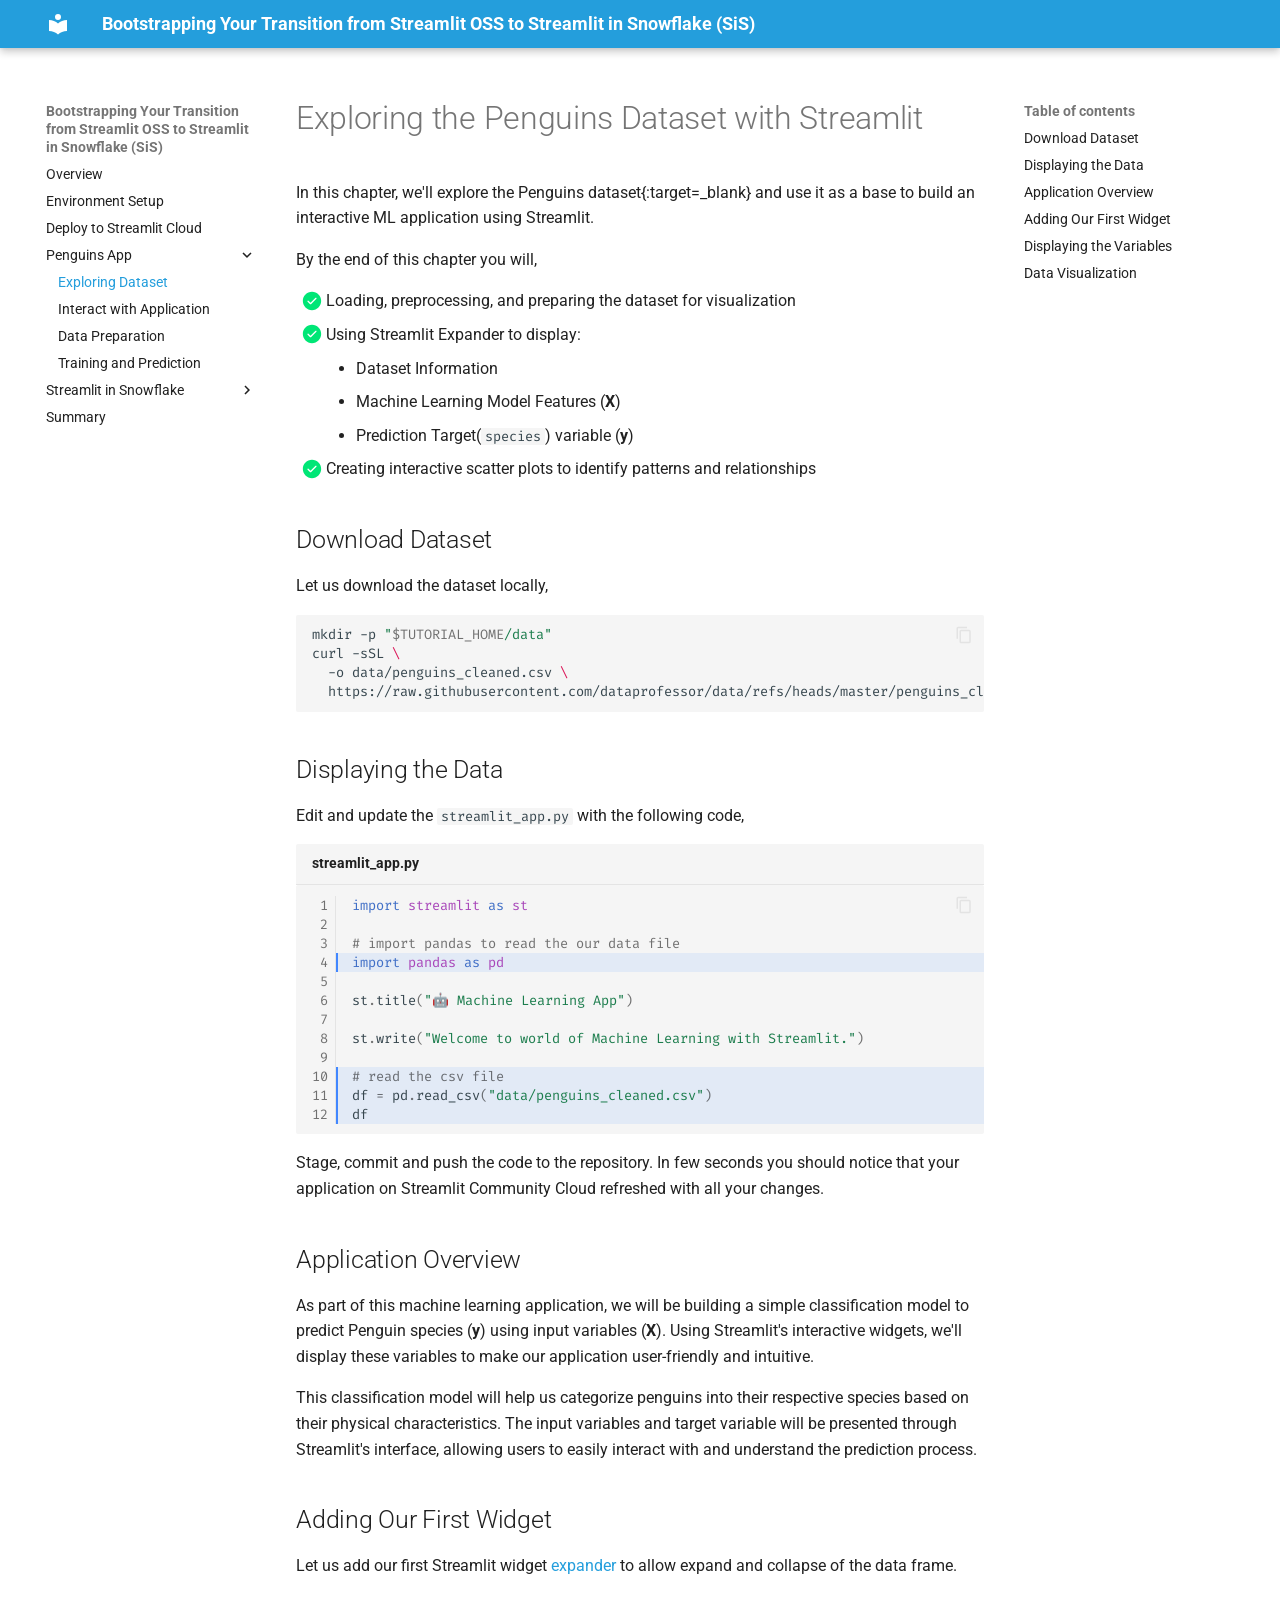
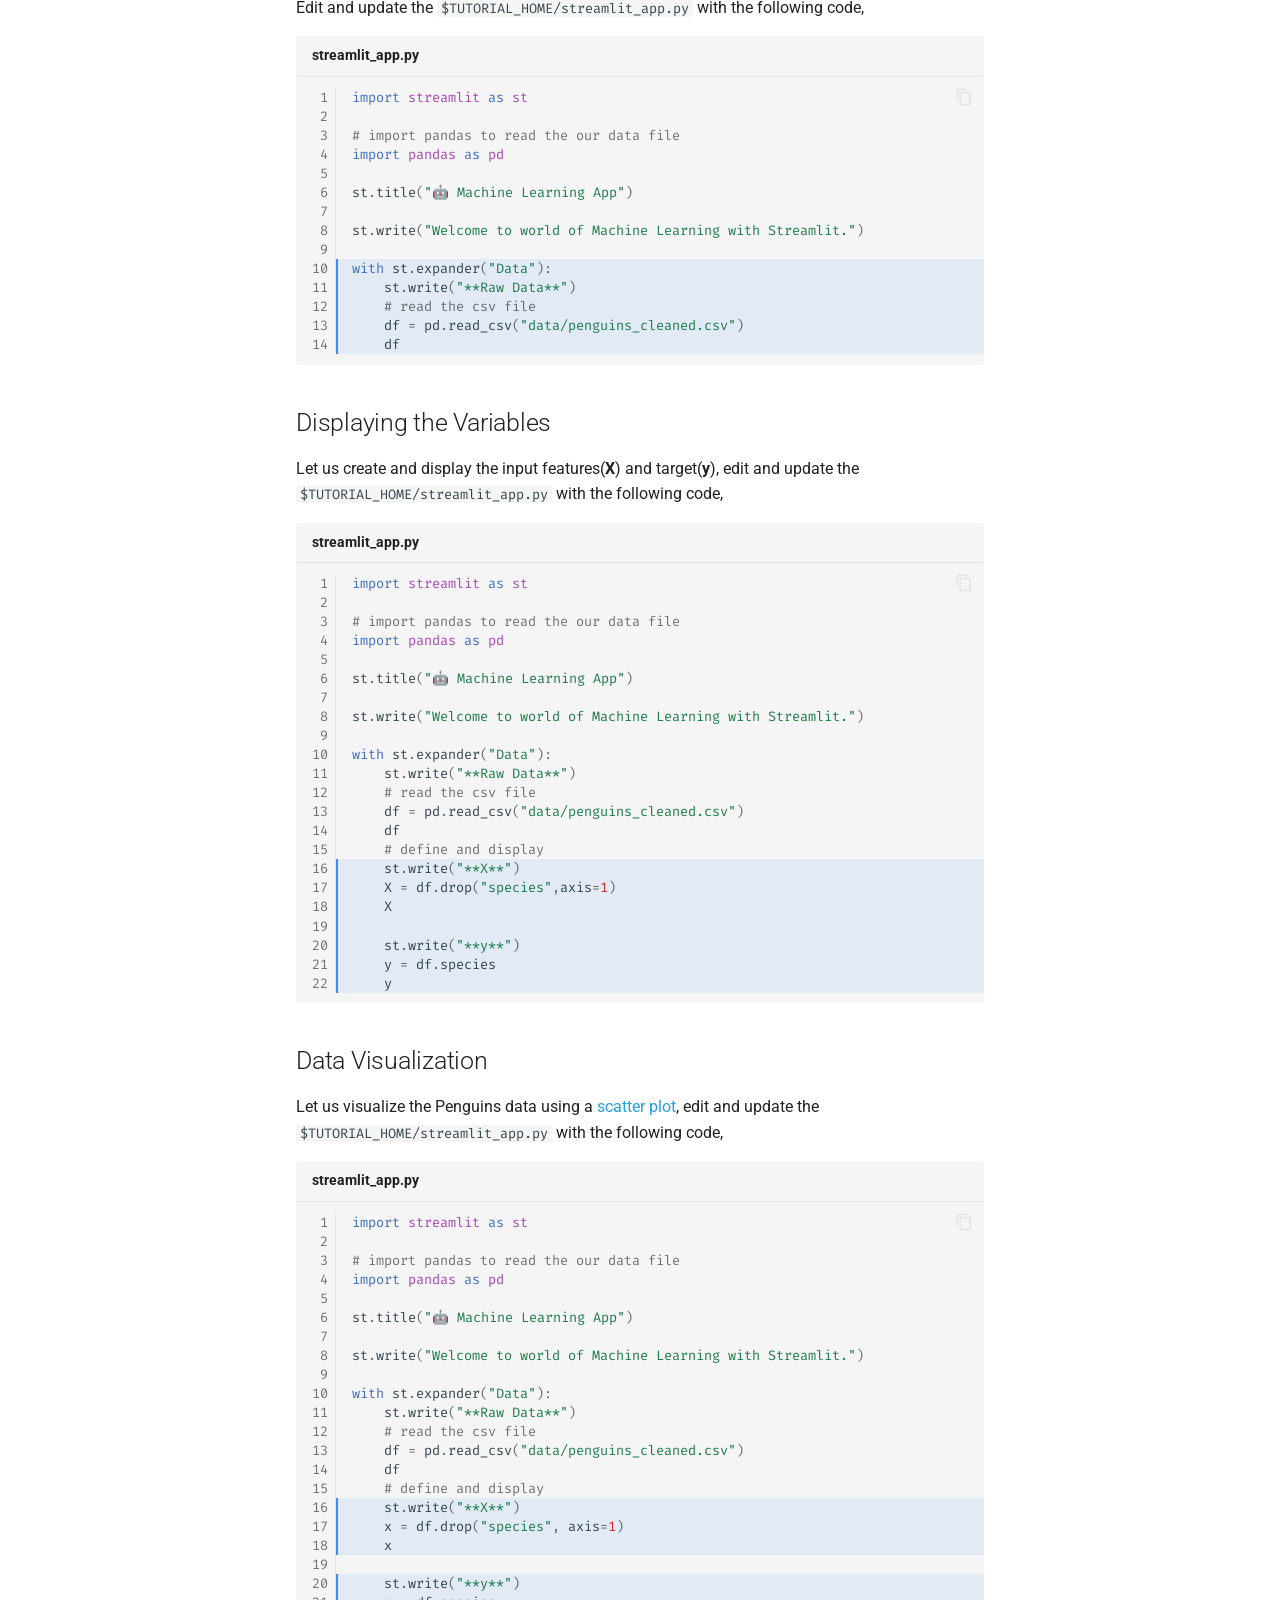
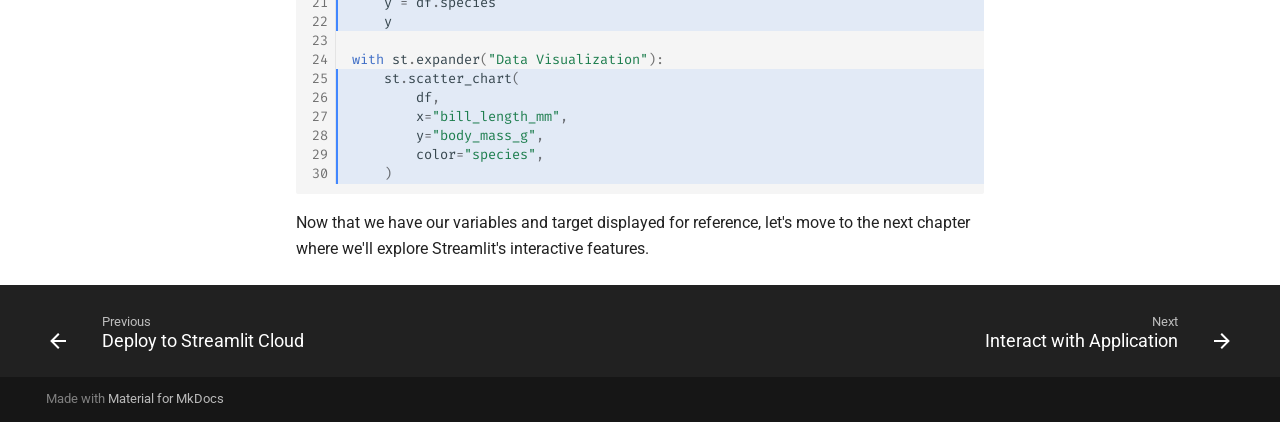
<file: explore_dataset/index.html>
<!doctype html>
<html lang="en" class="no-js">
  <head>
    
      <meta charset="utf-8">
      <meta name="viewport" content="width=device-width,initial-scale=1">
      
        <meta name="description" content="Bootstrap your transition from Streamlit OSS to Streamlit in Snowflake (SiS) with this step-by-step tutorial and starter template. Migrate your Streamlit app to Snowflake's powerful and scalable platform, and leverage enterprise-grade features with ease.">
      
      
      
        <link rel="canonical" href="https://snowflake-labs.github.io/streamlit-oss-to-sis-bootstrap/explore_dataset/">
      
      
        <link rel="prev" href="../deploy_to_streamlit_cloud/">
      
      
        <link rel="next" href="../interactive_features/">
      
      
      <link rel="icon" href="../assets/images/favicon.png">
      <meta name="generator" content="mkdocs-1.6.1, mkdocs-material-9.5.44">
    
    
      
        <title>Exploring Dataset - Bootstrapping Your Transition from Streamlit OSS to Streamlit in Snowflake (SiS)</title>
      
    
    
      <link rel="stylesheet" href="../assets/stylesheets/main.0253249f.min.css">
      
        
        <link rel="stylesheet" href="../assets/stylesheets/palette.06af60db.min.css">
      
      


    
    
      
    
    
      
        
        
        <link rel="preconnect" href="https://fonts.gstatic.com" crossorigin>
        <link rel="stylesheet" href="https://fonts.googleapis.com/css?family=Roboto:300,300i,400,400i,700,700i%7CFira+Code:400,400i,700,700i&display=fallback">
        <style>:root{--md-text-font:"Roboto";--md-code-font:"Fira Code"}</style>
      
    
    
      <link rel="stylesheet" href="../stylesheets/extra.css">
    
    <script>__md_scope=new URL("..",location),__md_hash=e=>[...e].reduce(((e,_)=>(e<<5)-e+_.charCodeAt(0)),0),__md_get=(e,_=localStorage,t=__md_scope)=>JSON.parse(_.getItem(t.pathname+"."+e)),__md_set=(e,_,t=localStorage,a=__md_scope)=>{try{t.setItem(a.pathname+"."+e,JSON.stringify(_))}catch(e){}}</script>
    
      

    
    
    
  </head>
  
  
    
    
    
    
    
    <body dir="ltr" data-md-color-scheme="default" data-md-color-primary="custom" data-md-color-accent="indigo">
  
    
    <input class="md-toggle" data-md-toggle="drawer" type="checkbox" id="__drawer" autocomplete="off">
    <input class="md-toggle" data-md-toggle="search" type="checkbox" id="__search" autocomplete="off">
    <label class="md-overlay" for="__drawer"></label>
    <div data-md-component="skip">
      
        
        <a href="#exploring-the-penguins-dataset-with-streamlit" class="md-skip">
          Skip to content
        </a>
      
    </div>
    <div data-md-component="announce">
      
    </div>
    
    
      

  

<header class="md-header md-header--shadow" data-md-component="header">
  <nav class="md-header__inner md-grid" aria-label="Header">
    <a href=".." title="Bootstrapping Your Transition from Streamlit OSS to Streamlit in Snowflake (SiS)" class="md-header__button md-logo" aria-label="Bootstrapping Your Transition from Streamlit OSS to Streamlit in Snowflake (SiS)" data-md-component="logo">
      
  
  <svg xmlns="http://www.w3.org/2000/svg" viewBox="0 0 24 24"><path d="M12 8a3 3 0 0 0 3-3 3 3 0 0 0-3-3 3 3 0 0 0-3 3 3 3 0 0 0 3 3m0 3.54C9.64 9.35 6.5 8 3 8v11c3.5 0 6.64 1.35 9 3.54 2.36-2.19 5.5-3.54 9-3.54V8c-3.5 0-6.64 1.35-9 3.54"/></svg>

    </a>
    <label class="md-header__button md-icon" for="__drawer">
      
      <svg xmlns="http://www.w3.org/2000/svg" viewBox="0 0 24 24"><path d="M3 6h18v2H3zm0 5h18v2H3zm0 5h18v2H3z"/></svg>
    </label>
    <div class="md-header__title" data-md-component="header-title">
      <div class="md-header__ellipsis">
        <div class="md-header__topic">
          <span class="md-ellipsis">
            Bootstrapping Your Transition from Streamlit OSS to Streamlit in Snowflake (SiS)
          </span>
        </div>
        <div class="md-header__topic" data-md-component="header-topic">
          <span class="md-ellipsis">
            
              Exploring Dataset
            
          </span>
        </div>
      </div>
    </div>
    
      
    
    
    
    
    
  </nav>
  
</header>
    
    <div class="md-container" data-md-component="container">
      
      
        
          
        
      
      <main class="md-main" data-md-component="main">
        <div class="md-main__inner md-grid">
          
            
              
              <div class="md-sidebar md-sidebar--primary" data-md-component="sidebar" data-md-type="navigation" >
                <div class="md-sidebar__scrollwrap">
                  <div class="md-sidebar__inner">
                    



<nav class="md-nav md-nav--primary" aria-label="Navigation" data-md-level="0">
  <label class="md-nav__title" for="__drawer">
    <a href=".." title="Bootstrapping Your Transition from Streamlit OSS to Streamlit in Snowflake (SiS)" class="md-nav__button md-logo" aria-label="Bootstrapping Your Transition from Streamlit OSS to Streamlit in Snowflake (SiS)" data-md-component="logo">
      
  
  <svg xmlns="http://www.w3.org/2000/svg" viewBox="0 0 24 24"><path d="M12 8a3 3 0 0 0 3-3 3 3 0 0 0-3-3 3 3 0 0 0-3 3 3 3 0 0 0 3 3m0 3.54C9.64 9.35 6.5 8 3 8v11c3.5 0 6.64 1.35 9 3.54 2.36-2.19 5.5-3.54 9-3.54V8c-3.5 0-6.64 1.35-9 3.54"/></svg>

    </a>
    Bootstrapping Your Transition from Streamlit OSS to Streamlit in Snowflake (SiS)
  </label>
  
  <ul class="md-nav__list" data-md-scrollfix>
    
      
      
  
  
  
  
    <li class="md-nav__item">
      <a href=".." class="md-nav__link">
        
  
  <span class="md-ellipsis">
    Overview
  </span>
  

      </a>
    </li>
  

    
      
      
  
  
  
  
    <li class="md-nav__item">
      <a href="../setup/" class="md-nav__link">
        
  
  <span class="md-ellipsis">
    Environment Setup
  </span>
  

      </a>
    </li>
  

    
      
      
  
  
  
  
    <li class="md-nav__item">
      <a href="../deploy_to_streamlit_cloud/" class="md-nav__link">
        
  
  <span class="md-ellipsis">
    Deploy to Streamlit Cloud
  </span>
  

      </a>
    </li>
  

    
      
      
  
  
    
  
  
  
    
    
    
    
    <li class="md-nav__item md-nav__item--active md-nav__item--nested">
      
        
        
        <input class="md-nav__toggle md-toggle " type="checkbox" id="__nav_4" checked>
        
          
          <label class="md-nav__link" for="__nav_4" id="__nav_4_label" tabindex="0">
            
  
  <span class="md-ellipsis">
    Penguins App
  </span>
  

            <span class="md-nav__icon md-icon"></span>
          </label>
        
        <nav class="md-nav" data-md-level="1" aria-labelledby="__nav_4_label" aria-expanded="true">
          <label class="md-nav__title" for="__nav_4">
            <span class="md-nav__icon md-icon"></span>
            Penguins App
          </label>
          <ul class="md-nav__list" data-md-scrollfix>
            
              
                
  
  
    
  
  
  
    <li class="md-nav__item md-nav__item--active">
      
      <input class="md-nav__toggle md-toggle" type="checkbox" id="__toc">
      
      
        
      
      
        <label class="md-nav__link md-nav__link--active" for="__toc">
          
  
  <span class="md-ellipsis">
    Exploring Dataset
  </span>
  

          <span class="md-nav__icon md-icon"></span>
        </label>
      
      <a href="./" class="md-nav__link md-nav__link--active">
        
  
  <span class="md-ellipsis">
    Exploring Dataset
  </span>
  

      </a>
      
        

<nav class="md-nav md-nav--secondary" aria-label="Table of contents">
  
  
  
    
  
  
    <label class="md-nav__title" for="__toc">
      <span class="md-nav__icon md-icon"></span>
      Table of contents
    </label>
    <ul class="md-nav__list" data-md-component="toc" data-md-scrollfix>
      
        <li class="md-nav__item">
  <a href="#download-dataset" class="md-nav__link">
    <span class="md-ellipsis">
      Download Dataset
    </span>
  </a>
  
</li>
      
        <li class="md-nav__item">
  <a href="#displaying-the-data" class="md-nav__link">
    <span class="md-ellipsis">
      Displaying the Data
    </span>
  </a>
  
</li>
      
        <li class="md-nav__item">
  <a href="#application-overview" class="md-nav__link">
    <span class="md-ellipsis">
      Application Overview
    </span>
  </a>
  
</li>
      
        <li class="md-nav__item">
  <a href="#adding-our-first-widget" class="md-nav__link">
    <span class="md-ellipsis">
      Adding Our First Widget
    </span>
  </a>
  
</li>
      
        <li class="md-nav__item">
  <a href="#displaying-the-variables" class="md-nav__link">
    <span class="md-ellipsis">
      Displaying the Variables
    </span>
  </a>
  
</li>
      
        <li class="md-nav__item">
  <a href="#data-visualization" class="md-nav__link">
    <span class="md-ellipsis">
      Data Visualization
    </span>
  </a>
  
</li>
      
    </ul>
  
</nav>
      
    </li>
  

              
            
              
                
  
  
  
  
    <li class="md-nav__item">
      <a href="../interactive_features/" class="md-nav__link">
        
  
  <span class="md-ellipsis">
    Interact with Application
  </span>
  

      </a>
    </li>
  

              
            
              
                
  
  
  
  
    <li class="md-nav__item">
      <a href="../data_preparation/" class="md-nav__link">
        
  
  <span class="md-ellipsis">
    Data Preparation
  </span>
  

      </a>
    </li>
  

              
            
              
                
  
  
  
  
    <li class="md-nav__item">
      <a href="../train_and_predict/" class="md-nav__link">
        
  
  <span class="md-ellipsis">
    Training and Prediction
  </span>
  

      </a>
    </li>
  

              
            
          </ul>
        </nav>
      
    </li>
  

    
      
      
  
  
  
  
    
    
    
    
    <li class="md-nav__item md-nav__item--nested">
      
        
        
        <input class="md-nav__toggle md-toggle " type="checkbox" id="__nav_5" >
        
          
          <label class="md-nav__link" for="__nav_5" id="__nav_5_label" tabindex="0">
            
  
  <span class="md-ellipsis">
    Streamlit in  Snowflake
  </span>
  

            <span class="md-nav__icon md-icon"></span>
          </label>
        
        <nav class="md-nav" data-md-level="1" aria-labelledby="__nav_5_label" aria-expanded="false">
          <label class="md-nav__title" for="__nav_5">
            <span class="md-nav__icon md-icon"></span>
            Streamlit in  Snowflake
          </label>
          <ul class="md-nav__list" data-md-scrollfix>
            
              
                
  
  
  
  
    <li class="md-nav__item">
      <a href="../snowflake_deploy/" class="md-nav__link">
        
  
  <span class="md-ellipsis">
    Deploy to Snowflake
  </span>
  

      </a>
    </li>
  

              
            
          </ul>
        </nav>
      
    </li>
  

    
      
      
  
  
  
  
    <li class="md-nav__item">
      <a href="../summary/" class="md-nav__link">
        
  
  <span class="md-ellipsis">
    Summary
  </span>
  

      </a>
    </li>
  

    
  </ul>
</nav>
                  </div>
                </div>
              </div>
            
            
              
              <div class="md-sidebar md-sidebar--secondary" data-md-component="sidebar" data-md-type="toc" >
                <div class="md-sidebar__scrollwrap">
                  <div class="md-sidebar__inner">
                    

<nav class="md-nav md-nav--secondary" aria-label="Table of contents">
  
  
  
    
  
  
    <label class="md-nav__title" for="__toc">
      <span class="md-nav__icon md-icon"></span>
      Table of contents
    </label>
    <ul class="md-nav__list" data-md-component="toc" data-md-scrollfix>
      
        <li class="md-nav__item">
  <a href="#download-dataset" class="md-nav__link">
    <span class="md-ellipsis">
      Download Dataset
    </span>
  </a>
  
</li>
      
        <li class="md-nav__item">
  <a href="#displaying-the-data" class="md-nav__link">
    <span class="md-ellipsis">
      Displaying the Data
    </span>
  </a>
  
</li>
      
        <li class="md-nav__item">
  <a href="#application-overview" class="md-nav__link">
    <span class="md-ellipsis">
      Application Overview
    </span>
  </a>
  
</li>
      
        <li class="md-nav__item">
  <a href="#adding-our-first-widget" class="md-nav__link">
    <span class="md-ellipsis">
      Adding Our First Widget
    </span>
  </a>
  
</li>
      
        <li class="md-nav__item">
  <a href="#displaying-the-variables" class="md-nav__link">
    <span class="md-ellipsis">
      Displaying the Variables
    </span>
  </a>
  
</li>
      
        <li class="md-nav__item">
  <a href="#data-visualization" class="md-nav__link">
    <span class="md-ellipsis">
      Data Visualization
    </span>
  </a>
  
</li>
      
    </ul>
  
</nav>
                  </div>
                </div>
              </div>
            
          
          
            <div class="md-content" data-md-component="content">
              <article class="md-content__inner md-typeset">
                
                  


<h1 id="exploring-the-penguins-dataset-with-streamlit">Exploring the Penguins Dataset with Streamlit<a class="headerlink" href="#exploring-the-penguins-dataset-with-streamlit" title="Permanent link">&para;</a></h1>
<p>In this chapter, we'll explore the Penguins dataset{:target=_blank} and use it as a base to build an interactive ML application using Streamlit.</p>
<p>By the end of this chapter you will,</p>
<ul class="task-list">
<li class="task-list-item"><label class="task-list-control"><input type="checkbox" disabled checked/><span class="task-list-indicator"></span></label> Loading, preprocessing, and preparing the dataset for visualization</li>
<li class="task-list-item"><label class="task-list-control"><input type="checkbox" disabled checked/><span class="task-list-indicator"></span></label> Using Streamlit Expander to display:<ul>
<li>Dataset Information</li>
<li>Machine Learning Model Features (<strong>X</strong>)</li>
<li>Prediction Target(<code>species</code>) variable (<strong>y</strong>)</li>
</ul>
</li>
<li class="task-list-item"><label class="task-list-control"><input type="checkbox" disabled checked/><span class="task-list-indicator"></span></label> Creating interactive scatter plots to identify patterns and relationships</li>
</ul>
<h2 id="download-dataset">Download Dataset<a class="headerlink" href="#download-dataset" title="Permanent link">&para;</a></h2>
<p>Let us download the dataset locally,</p>
<div class="language-shell highlight"><pre><span></span><code><span id="__span-0-1"><a id="__codelineno-0-1" name="__codelineno-0-1" href="#__codelineno-0-1"></a>mkdir<span class="w"> </span>-p<span class="w"> </span><span class="s2">&quot;</span><span class="nv">$TUTORIAL_HOME</span><span class="s2">/data&quot;</span>
</span><span id="__span-0-2"><a id="__codelineno-0-2" name="__codelineno-0-2" href="#__codelineno-0-2"></a>curl<span class="w"> </span>-sSL<span class="w"> </span><span class="se">\</span>
</span><span id="__span-0-3"><a id="__codelineno-0-3" name="__codelineno-0-3" href="#__codelineno-0-3"></a><span class="w">  </span>-o<span class="w"> </span>data/penguins_cleaned.csv<span class="w"> </span><span class="se">\</span>
</span><span id="__span-0-4"><a id="__codelineno-0-4" name="__codelineno-0-4" href="#__codelineno-0-4"></a><span class="w">  </span>https://raw.githubusercontent.com/dataprofessor/data/refs/heads/master/penguins_cleaned.csv
</span></code></pre></div>
<h2 id="displaying-the-data">Displaying the Data<a class="headerlink" href="#displaying-the-data" title="Permanent link">&para;</a></h2>
<p>Edit and update the <code>streamlit_app.py</code> with the following code,</p>
<p><div class="language-py highlight"><table class="highlighttable"><tr><th colspan="2" class="filename"><span class="filename">streamlit_app.py</span></th></tr><tr><td class="linenos"><div class="linenodiv"><pre><span></span><span class="normal"><a href="#__codelineno-1-1"> 1</a></span>
<span class="normal"><a href="#__codelineno-1-2"> 2</a></span>
<span class="normal"><a href="#__codelineno-1-3"> 3</a></span>
<span class="normal"><a href="#__codelineno-1-4"> 4</a></span>
<span class="normal"><a href="#__codelineno-1-5"> 5</a></span>
<span class="normal"><a href="#__codelineno-1-6"> 6</a></span>
<span class="normal"><a href="#__codelineno-1-7"> 7</a></span>
<span class="normal"><a href="#__codelineno-1-8"> 8</a></span>
<span class="normal"><a href="#__codelineno-1-9"> 9</a></span>
<span class="normal"><a href="#__codelineno-1-10">10</a></span>
<span class="normal"><a href="#__codelineno-1-11">11</a></span>
<span class="normal"><a href="#__codelineno-1-12">12</a></span></pre></div></td><td class="code"><div><pre><span></span><code><span id="__span-1-1"><a id="__codelineno-1-1" name="__codelineno-1-1"></a><span class="kn">import</span> <span class="nn">streamlit</span> <span class="k">as</span> <span class="nn">st</span>
</span><span id="__span-1-2"><a id="__codelineno-1-2" name="__codelineno-1-2"></a>
</span><span id="__span-1-3"><a id="__codelineno-1-3" name="__codelineno-1-3"></a><span class="c1"># import pandas to read the our data file</span>
</span><span id="__span-1-4"><a id="__codelineno-1-4" name="__codelineno-1-4"></a><span class="hll"><span class="kn">import</span> <span class="nn">pandas</span> <span class="k">as</span> <span class="nn">pd</span>
</span></span><span id="__span-1-5"><a id="__codelineno-1-5" name="__codelineno-1-5"></a>
</span><span id="__span-1-6"><a id="__codelineno-1-6" name="__codelineno-1-6"></a><span class="n">st</span><span class="o">.</span><span class="n">title</span><span class="p">(</span><span class="s2">&quot;🤖 Machine Learning App&quot;</span><span class="p">)</span>
</span><span id="__span-1-7"><a id="__codelineno-1-7" name="__codelineno-1-7"></a>
</span><span id="__span-1-8"><a id="__codelineno-1-8" name="__codelineno-1-8"></a><span class="n">st</span><span class="o">.</span><span class="n">write</span><span class="p">(</span><span class="s2">&quot;Welcome to world of Machine Learning with Streamlit.&quot;</span><span class="p">)</span>
</span><span id="__span-1-9"><a id="__codelineno-1-9" name="__codelineno-1-9"></a>
</span><span id="__span-1-10"><a id="__codelineno-1-10" name="__codelineno-1-10"></a><span class="hll"><span class="c1"># read the csv file</span>
</span></span><span id="__span-1-11"><a id="__codelineno-1-11" name="__codelineno-1-11"></a><span class="hll"><span class="n">df</span> <span class="o">=</span> <span class="n">pd</span><span class="o">.</span><span class="n">read_csv</span><span class="p">(</span><span class="s2">&quot;data/penguins_cleaned.csv&quot;</span><span class="p">)</span>
</span></span><span id="__span-1-12"><a id="__codelineno-1-12" name="__codelineno-1-12"></a><span class="hll"><span class="n">df</span>
</span></span></code></pre></div></td></tr></table></div>
Stage, commit and push the code to the repository. In few seconds you should notice that your application on Streamlit Community Cloud refreshed with all your changes.</p>
<h2 id="application-overview">Application Overview<a class="headerlink" href="#application-overview" title="Permanent link">&para;</a></h2>
<p>As part of this machine learning application, we will be building a simple classification model to predict Penguin species (<strong>y</strong>) using input variables (<strong>X</strong>). Using Streamlit's interactive widgets, we'll display these variables to make our application user-friendly and intuitive.</p>
<p>This classification model will help us categorize penguins into their respective species based on their physical characteristics. The input variables and target variable will be presented through Streamlit's interface, allowing users to easily interact with and understand the prediction process.</p>
<h2 id="adding-our-first-widget">Adding Our First Widget<a class="headerlink" href="#adding-our-first-widget" title="Permanent link">&para;</a></h2>
<p>Let us add our first Streamlit widget <a href="https://docs.streamlit.io/develop/api-reference/layout/st.expander" target="_blank">expander</a> to allow expand and collapse of the data frame.</p>
<p>Edit and update the <code>$TUTORIAL_HOME/streamlit_app.py</code> with the following code,</p>
<div class="language-py highlight"><table class="highlighttable"><tr><th colspan="2" class="filename"><span class="filename">streamlit_app.py</span></th></tr><tr><td class="linenos"><div class="linenodiv"><pre><span></span><span class="normal"><a href="#__codelineno-2-1"> 1</a></span>
<span class="normal"><a href="#__codelineno-2-2"> 2</a></span>
<span class="normal"><a href="#__codelineno-2-3"> 3</a></span>
<span class="normal"><a href="#__codelineno-2-4"> 4</a></span>
<span class="normal"><a href="#__codelineno-2-5"> 5</a></span>
<span class="normal"><a href="#__codelineno-2-6"> 6</a></span>
<span class="normal"><a href="#__codelineno-2-7"> 7</a></span>
<span class="normal"><a href="#__codelineno-2-8"> 8</a></span>
<span class="normal"><a href="#__codelineno-2-9"> 9</a></span>
<span class="normal"><a href="#__codelineno-2-10">10</a></span>
<span class="normal"><a href="#__codelineno-2-11">11</a></span>
<span class="normal"><a href="#__codelineno-2-12">12</a></span>
<span class="normal"><a href="#__codelineno-2-13">13</a></span>
<span class="normal"><a href="#__codelineno-2-14">14</a></span></pre></div></td><td class="code"><div><pre><span></span><code><span id="__span-2-1"><a id="__codelineno-2-1" name="__codelineno-2-1"></a><span class="kn">import</span> <span class="nn">streamlit</span> <span class="k">as</span> <span class="nn">st</span>
</span><span id="__span-2-2"><a id="__codelineno-2-2" name="__codelineno-2-2"></a>
</span><span id="__span-2-3"><a id="__codelineno-2-3" name="__codelineno-2-3"></a><span class="c1"># import pandas to read the our data file</span>
</span><span id="__span-2-4"><a id="__codelineno-2-4" name="__codelineno-2-4"></a><span class="kn">import</span> <span class="nn">pandas</span> <span class="k">as</span> <span class="nn">pd</span>
</span><span id="__span-2-5"><a id="__codelineno-2-5" name="__codelineno-2-5"></a>
</span><span id="__span-2-6"><a id="__codelineno-2-6" name="__codelineno-2-6"></a><span class="n">st</span><span class="o">.</span><span class="n">title</span><span class="p">(</span><span class="s2">&quot;🤖 Machine Learning App&quot;</span><span class="p">)</span>
</span><span id="__span-2-7"><a id="__codelineno-2-7" name="__codelineno-2-7"></a>
</span><span id="__span-2-8"><a id="__codelineno-2-8" name="__codelineno-2-8"></a><span class="n">st</span><span class="o">.</span><span class="n">write</span><span class="p">(</span><span class="s2">&quot;Welcome to world of Machine Learning with Streamlit.&quot;</span><span class="p">)</span>
</span><span id="__span-2-9"><a id="__codelineno-2-9" name="__codelineno-2-9"></a>
</span><span id="__span-2-10"><a id="__codelineno-2-10" name="__codelineno-2-10"></a><span class="hll"><span class="k">with</span> <span class="n">st</span><span class="o">.</span><span class="n">expander</span><span class="p">(</span><span class="s2">&quot;Data&quot;</span><span class="p">):</span>
</span></span><span id="__span-2-11"><a id="__codelineno-2-11" name="__codelineno-2-11"></a><span class="hll">    <span class="n">st</span><span class="o">.</span><span class="n">write</span><span class="p">(</span><span class="s2">&quot;**Raw Data**&quot;</span><span class="p">)</span>
</span></span><span id="__span-2-12"><a id="__codelineno-2-12" name="__codelineno-2-12"></a><span class="hll">    <span class="c1"># read the csv file</span>
</span></span><span id="__span-2-13"><a id="__codelineno-2-13" name="__codelineno-2-13"></a><span class="hll">    <span class="n">df</span> <span class="o">=</span> <span class="n">pd</span><span class="o">.</span><span class="n">read_csv</span><span class="p">(</span><span class="s2">&quot;data/penguins_cleaned.csv&quot;</span><span class="p">)</span>
</span></span><span id="__span-2-14"><a id="__codelineno-2-14" name="__codelineno-2-14"></a><span class="hll">    <span class="n">df</span>
</span></span></code></pre></div></td></tr></table></div>
<h2 id="displaying-the-variables">Displaying the Variables<a class="headerlink" href="#displaying-the-variables" title="Permanent link">&para;</a></h2>
<p>Let us create and display the input features(<strong>X</strong>) and target(<strong>y</strong>), edit and update the <code>$TUTORIAL_HOME/streamlit_app.py</code> with the following code,</p>
<div class="language-py highlight"><table class="highlighttable"><tr><th colspan="2" class="filename"><span class="filename">streamlit_app.py</span></th></tr><tr><td class="linenos"><div class="linenodiv"><pre><span></span><span class="normal"><a href="#__codelineno-3-1"> 1</a></span>
<span class="normal"><a href="#__codelineno-3-2"> 2</a></span>
<span class="normal"><a href="#__codelineno-3-3"> 3</a></span>
<span class="normal"><a href="#__codelineno-3-4"> 4</a></span>
<span class="normal"><a href="#__codelineno-3-5"> 5</a></span>
<span class="normal"><a href="#__codelineno-3-6"> 6</a></span>
<span class="normal"><a href="#__codelineno-3-7"> 7</a></span>
<span class="normal"><a href="#__codelineno-3-8"> 8</a></span>
<span class="normal"><a href="#__codelineno-3-9"> 9</a></span>
<span class="normal"><a href="#__codelineno-3-10">10</a></span>
<span class="normal"><a href="#__codelineno-3-11">11</a></span>
<span class="normal"><a href="#__codelineno-3-12">12</a></span>
<span class="normal"><a href="#__codelineno-3-13">13</a></span>
<span class="normal"><a href="#__codelineno-3-14">14</a></span>
<span class="normal"><a href="#__codelineno-3-15">15</a></span>
<span class="normal"><a href="#__codelineno-3-16">16</a></span>
<span class="normal"><a href="#__codelineno-3-17">17</a></span>
<span class="normal"><a href="#__codelineno-3-18">18</a></span>
<span class="normal"><a href="#__codelineno-3-19">19</a></span>
<span class="normal"><a href="#__codelineno-3-20">20</a></span>
<span class="normal"><a href="#__codelineno-3-21">21</a></span>
<span class="normal"><a href="#__codelineno-3-22">22</a></span></pre></div></td><td class="code"><div><pre><span></span><code><span id="__span-3-1"><a id="__codelineno-3-1" name="__codelineno-3-1"></a><span class="kn">import</span> <span class="nn">streamlit</span> <span class="k">as</span> <span class="nn">st</span>
</span><span id="__span-3-2"><a id="__codelineno-3-2" name="__codelineno-3-2"></a>
</span><span id="__span-3-3"><a id="__codelineno-3-3" name="__codelineno-3-3"></a><span class="c1"># import pandas to read the our data file</span>
</span><span id="__span-3-4"><a id="__codelineno-3-4" name="__codelineno-3-4"></a><span class="kn">import</span> <span class="nn">pandas</span> <span class="k">as</span> <span class="nn">pd</span>
</span><span id="__span-3-5"><a id="__codelineno-3-5" name="__codelineno-3-5"></a>
</span><span id="__span-3-6"><a id="__codelineno-3-6" name="__codelineno-3-6"></a><span class="n">st</span><span class="o">.</span><span class="n">title</span><span class="p">(</span><span class="s2">&quot;🤖 Machine Learning App&quot;</span><span class="p">)</span>
</span><span id="__span-3-7"><a id="__codelineno-3-7" name="__codelineno-3-7"></a>
</span><span id="__span-3-8"><a id="__codelineno-3-8" name="__codelineno-3-8"></a><span class="n">st</span><span class="o">.</span><span class="n">write</span><span class="p">(</span><span class="s2">&quot;Welcome to world of Machine Learning with Streamlit.&quot;</span><span class="p">)</span>
</span><span id="__span-3-9"><a id="__codelineno-3-9" name="__codelineno-3-9"></a>
</span><span id="__span-3-10"><a id="__codelineno-3-10" name="__codelineno-3-10"></a><span class="k">with</span> <span class="n">st</span><span class="o">.</span><span class="n">expander</span><span class="p">(</span><span class="s2">&quot;Data&quot;</span><span class="p">):</span>
</span><span id="__span-3-11"><a id="__codelineno-3-11" name="__codelineno-3-11"></a>    <span class="n">st</span><span class="o">.</span><span class="n">write</span><span class="p">(</span><span class="s2">&quot;**Raw Data**&quot;</span><span class="p">)</span>
</span><span id="__span-3-12"><a id="__codelineno-3-12" name="__codelineno-3-12"></a>    <span class="c1"># read the csv file</span>
</span><span id="__span-3-13"><a id="__codelineno-3-13" name="__codelineno-3-13"></a>    <span class="n">df</span> <span class="o">=</span> <span class="n">pd</span><span class="o">.</span><span class="n">read_csv</span><span class="p">(</span><span class="s2">&quot;data/penguins_cleaned.csv&quot;</span><span class="p">)</span>
</span><span id="__span-3-14"><a id="__codelineno-3-14" name="__codelineno-3-14"></a>    <span class="n">df</span>
</span><span id="__span-3-15"><a id="__codelineno-3-15" name="__codelineno-3-15"></a>    <span class="c1"># define and display</span>
</span><span id="__span-3-16"><a id="__codelineno-3-16" name="__codelineno-3-16"></a><span class="hll">    <span class="n">st</span><span class="o">.</span><span class="n">write</span><span class="p">(</span><span class="s2">&quot;**X**&quot;</span><span class="p">)</span>
</span></span><span id="__span-3-17"><a id="__codelineno-3-17" name="__codelineno-3-17"></a><span class="hll">    <span class="n">X</span> <span class="o">=</span> <span class="n">df</span><span class="o">.</span><span class="n">drop</span><span class="p">(</span><span class="s2">&quot;species&quot;</span><span class="p">,</span><span class="n">axis</span><span class="o">=</span><span class="mi">1</span><span class="p">)</span>
</span></span><span id="__span-3-18"><a id="__codelineno-3-18" name="__codelineno-3-18"></a><span class="hll">    <span class="n">X</span>
</span></span><span id="__span-3-19"><a id="__codelineno-3-19" name="__codelineno-3-19"></a><span class="hll">
</span></span><span id="__span-3-20"><a id="__codelineno-3-20" name="__codelineno-3-20"></a><span class="hll">    <span class="n">st</span><span class="o">.</span><span class="n">write</span><span class="p">(</span><span class="s2">&quot;**y**&quot;</span><span class="p">)</span>
</span></span><span id="__span-3-21"><a id="__codelineno-3-21" name="__codelineno-3-21"></a><span class="hll">    <span class="n">y</span> <span class="o">=</span> <span class="n">df</span><span class="o">.</span><span class="n">species</span>
</span></span><span id="__span-3-22"><a id="__codelineno-3-22" name="__codelineno-3-22"></a><span class="hll">    <span class="n">y</span>
</span></span></code></pre></div></td></tr></table></div>
<h2 id="data-visualization">Data Visualization<a class="headerlink" href="#data-visualization" title="Permanent link">&para;</a></h2>
<p>Let us visualize the Penguins data using a <a href="https://docs.streamlit.io/develop/api-reference/charts/st.scatter_chart" target="_blank">scatter plot</a>, edit and update the <code>$TUTORIAL_HOME/streamlit_app.py</code> with the following code,</p>
<div class="language-py highlight"><table class="highlighttable"><tr><th colspan="2" class="filename"><span class="filename">streamlit_app.py</span></th></tr><tr><td class="linenos"><div class="linenodiv"><pre><span></span><span class="normal"><a href="#__codelineno-4-1"> 1</a></span>
<span class="normal"><a href="#__codelineno-4-2"> 2</a></span>
<span class="normal"><a href="#__codelineno-4-3"> 3</a></span>
<span class="normal"><a href="#__codelineno-4-4"> 4</a></span>
<span class="normal"><a href="#__codelineno-4-5"> 5</a></span>
<span class="normal"><a href="#__codelineno-4-6"> 6</a></span>
<span class="normal"><a href="#__codelineno-4-7"> 7</a></span>
<span class="normal"><a href="#__codelineno-4-8"> 8</a></span>
<span class="normal"><a href="#__codelineno-4-9"> 9</a></span>
<span class="normal"><a href="#__codelineno-4-10">10</a></span>
<span class="normal"><a href="#__codelineno-4-11">11</a></span>
<span class="normal"><a href="#__codelineno-4-12">12</a></span>
<span class="normal"><a href="#__codelineno-4-13">13</a></span>
<span class="normal"><a href="#__codelineno-4-14">14</a></span>
<span class="normal"><a href="#__codelineno-4-15">15</a></span>
<span class="normal"><a href="#__codelineno-4-16">16</a></span>
<span class="normal"><a href="#__codelineno-4-17">17</a></span>
<span class="normal"><a href="#__codelineno-4-18">18</a></span>
<span class="normal"><a href="#__codelineno-4-19">19</a></span>
<span class="normal"><a href="#__codelineno-4-20">20</a></span>
<span class="normal"><a href="#__codelineno-4-21">21</a></span>
<span class="normal"><a href="#__codelineno-4-22">22</a></span>
<span class="normal"><a href="#__codelineno-4-23">23</a></span>
<span class="normal"><a href="#__codelineno-4-24">24</a></span>
<span class="normal"><a href="#__codelineno-4-25">25</a></span>
<span class="normal"><a href="#__codelineno-4-26">26</a></span>
<span class="normal"><a href="#__codelineno-4-27">27</a></span>
<span class="normal"><a href="#__codelineno-4-28">28</a></span>
<span class="normal"><a href="#__codelineno-4-29">29</a></span>
<span class="normal"><a href="#__codelineno-4-30">30</a></span></pre></div></td><td class="code"><div><pre><span></span><code><span id="__span-4-1"><a id="__codelineno-4-1" name="__codelineno-4-1"></a><span class="kn">import</span> <span class="nn">streamlit</span> <span class="k">as</span> <span class="nn">st</span>
</span><span id="__span-4-2"><a id="__codelineno-4-2" name="__codelineno-4-2"></a>
</span><span id="__span-4-3"><a id="__codelineno-4-3" name="__codelineno-4-3"></a><span class="c1"># import pandas to read the our data file</span>
</span><span id="__span-4-4"><a id="__codelineno-4-4" name="__codelineno-4-4"></a><span class="kn">import</span> <span class="nn">pandas</span> <span class="k">as</span> <span class="nn">pd</span>
</span><span id="__span-4-5"><a id="__codelineno-4-5" name="__codelineno-4-5"></a>
</span><span id="__span-4-6"><a id="__codelineno-4-6" name="__codelineno-4-6"></a><span class="n">st</span><span class="o">.</span><span class="n">title</span><span class="p">(</span><span class="s2">&quot;🤖 Machine Learning App&quot;</span><span class="p">)</span>
</span><span id="__span-4-7"><a id="__codelineno-4-7" name="__codelineno-4-7"></a>
</span><span id="__span-4-8"><a id="__codelineno-4-8" name="__codelineno-4-8"></a><span class="n">st</span><span class="o">.</span><span class="n">write</span><span class="p">(</span><span class="s2">&quot;Welcome to world of Machine Learning with Streamlit.&quot;</span><span class="p">)</span>
</span><span id="__span-4-9"><a id="__codelineno-4-9" name="__codelineno-4-9"></a>
</span><span id="__span-4-10"><a id="__codelineno-4-10" name="__codelineno-4-10"></a><span class="k">with</span> <span class="n">st</span><span class="o">.</span><span class="n">expander</span><span class="p">(</span><span class="s2">&quot;Data&quot;</span><span class="p">):</span>
</span><span id="__span-4-11"><a id="__codelineno-4-11" name="__codelineno-4-11"></a>    <span class="n">st</span><span class="o">.</span><span class="n">write</span><span class="p">(</span><span class="s2">&quot;**Raw Data**&quot;</span><span class="p">)</span>
</span><span id="__span-4-12"><a id="__codelineno-4-12" name="__codelineno-4-12"></a>    <span class="c1"># read the csv file</span>
</span><span id="__span-4-13"><a id="__codelineno-4-13" name="__codelineno-4-13"></a>    <span class="n">df</span> <span class="o">=</span> <span class="n">pd</span><span class="o">.</span><span class="n">read_csv</span><span class="p">(</span><span class="s2">&quot;data/penguins_cleaned.csv&quot;</span><span class="p">)</span>
</span><span id="__span-4-14"><a id="__codelineno-4-14" name="__codelineno-4-14"></a>    <span class="n">df</span>
</span><span id="__span-4-15"><a id="__codelineno-4-15" name="__codelineno-4-15"></a>    <span class="c1"># define and display</span>
</span><span id="__span-4-16"><a id="__codelineno-4-16" name="__codelineno-4-16"></a><span class="hll">    <span class="n">st</span><span class="o">.</span><span class="n">write</span><span class="p">(</span><span class="s2">&quot;**X**&quot;</span><span class="p">)</span>
</span></span><span id="__span-4-17"><a id="__codelineno-4-17" name="__codelineno-4-17"></a><span class="hll">    <span class="n">x</span> <span class="o">=</span> <span class="n">df</span><span class="o">.</span><span class="n">drop</span><span class="p">(</span><span class="s2">&quot;species&quot;</span><span class="p">,</span> <span class="n">axis</span><span class="o">=</span><span class="mi">1</span><span class="p">)</span>
</span></span><span id="__span-4-18"><a id="__codelineno-4-18" name="__codelineno-4-18"></a><span class="hll">    <span class="n">x</span>
</span></span><span id="__span-4-19"><a id="__codelineno-4-19" name="__codelineno-4-19"></a>
</span><span id="__span-4-20"><a id="__codelineno-4-20" name="__codelineno-4-20"></a><span class="hll">    <span class="n">st</span><span class="o">.</span><span class="n">write</span><span class="p">(</span><span class="s2">&quot;**y**&quot;</span><span class="p">)</span>
</span></span><span id="__span-4-21"><a id="__codelineno-4-21" name="__codelineno-4-21"></a><span class="hll">    <span class="n">y</span> <span class="o">=</span> <span class="n">df</span><span class="o">.</span><span class="n">species</span>
</span></span><span id="__span-4-22"><a id="__codelineno-4-22" name="__codelineno-4-22"></a><span class="hll">    <span class="n">y</span>
</span></span><span id="__span-4-23"><a id="__codelineno-4-23" name="__codelineno-4-23"></a>
</span><span id="__span-4-24"><a id="__codelineno-4-24" name="__codelineno-4-24"></a><span class="k">with</span> <span class="n">st</span><span class="o">.</span><span class="n">expander</span><span class="p">(</span><span class="s2">&quot;Data Visualization&quot;</span><span class="p">):</span>
</span><span id="__span-4-25"><a id="__codelineno-4-25" name="__codelineno-4-25"></a><span class="hll">    <span class="n">st</span><span class="o">.</span><span class="n">scatter_chart</span><span class="p">(</span>
</span></span><span id="__span-4-26"><a id="__codelineno-4-26" name="__codelineno-4-26"></a><span class="hll">        <span class="n">df</span><span class="p">,</span>
</span></span><span id="__span-4-27"><a id="__codelineno-4-27" name="__codelineno-4-27"></a><span class="hll">        <span class="n">x</span><span class="o">=</span><span class="s2">&quot;bill_length_mm&quot;</span><span class="p">,</span>
</span></span><span id="__span-4-28"><a id="__codelineno-4-28" name="__codelineno-4-28"></a><span class="hll">        <span class="n">y</span><span class="o">=</span><span class="s2">&quot;body_mass_g&quot;</span><span class="p">,</span>
</span></span><span id="__span-4-29"><a id="__codelineno-4-29" name="__codelineno-4-29"></a><span class="hll">        <span class="n">color</span><span class="o">=</span><span class="s2">&quot;species&quot;</span><span class="p">,</span>
</span></span><span id="__span-4-30"><a id="__codelineno-4-30" name="__codelineno-4-30"></a><span class="hll">    <span class="p">)</span>
</span></span></code></pre></div></td></tr></table></div>
<p>Now that we have our variables and target displayed for reference, let's move to the next chapter where we'll explore Streamlit's interactive features.</p>












                
              </article>
            </div>
          
          
<script>var target=document.getElementById(location.hash.slice(1));target&&target.name&&(target.checked=target.name.startsWith("__tabbed_"))</script>
        </div>
        
      </main>
      
        <footer class="md-footer">
  
    
      
      <nav class="md-footer__inner md-grid" aria-label="Footer" >
        
          
          <a href="../deploy_to_streamlit_cloud/" class="md-footer__link md-footer__link--prev" aria-label="Previous: Deploy to Streamlit Cloud">
            <div class="md-footer__button md-icon">
              
              <svg xmlns="http://www.w3.org/2000/svg" viewBox="0 0 24 24"><path d="M20 11v2H8l5.5 5.5-1.42 1.42L4.16 12l7.92-7.92L13.5 5.5 8 11z"/></svg>
            </div>
            <div class="md-footer__title">
              <span class="md-footer__direction">
                Previous
              </span>
              <div class="md-ellipsis">
                Deploy to Streamlit Cloud
              </div>
            </div>
          </a>
        
        
          
          <a href="../interactive_features/" class="md-footer__link md-footer__link--next" aria-label="Next: Interact with Application">
            <div class="md-footer__title">
              <span class="md-footer__direction">
                Next
              </span>
              <div class="md-ellipsis">
                Interact with Application
              </div>
            </div>
            <div class="md-footer__button md-icon">
              
              <svg xmlns="http://www.w3.org/2000/svg" viewBox="0 0 24 24"><path d="M4 11v2h12l-5.5 5.5 1.42 1.42L19.84 12l-7.92-7.92L10.5 5.5 16 11z"/></svg>
            </div>
          </a>
        
      </nav>
    
  
  <div class="md-footer-meta md-typeset">
    <div class="md-footer-meta__inner md-grid">
      <div class="md-copyright">
  
  
    Made with
    <a href="https://squidfunk.github.io/mkdocs-material/" target="_blank" rel="noopener">
      Material for MkDocs
    </a>
  
</div>
      
    </div>
  </div>
</footer>
      
    </div>
    <div class="md-dialog" data-md-component="dialog">
      <div class="md-dialog__inner md-typeset"></div>
    </div>
    
      <div class="md-progress" data-md-component="progress" role="progressbar"></div>
    
    
    <script id="__config" type="application/json">{"base": "..", "features": ["content.code.copy", "content.code.select", "content.code.annotate", "navigation.instant", "navigation.instant.progress", "navigation.tracking", "navigation.footer", "toc.follow"], "search": "../assets/javascripts/workers/search.6ce7567c.min.js", "translations": {"clipboard.copied": "Copied to clipboard", "clipboard.copy": "Copy to clipboard", "search.result.more.one": "1 more on this page", "search.result.more.other": "# more on this page", "search.result.none": "No matching documents", "search.result.one": "1 matching document", "search.result.other": "# matching documents", "search.result.placeholder": "Type to start searching", "search.result.term.missing": "Missing", "select.version": "Select version"}}</script>
    
    
      <script src="../assets/javascripts/bundle.83f73b43.min.js"></script>
      
    
  </body>
</html>
</file>
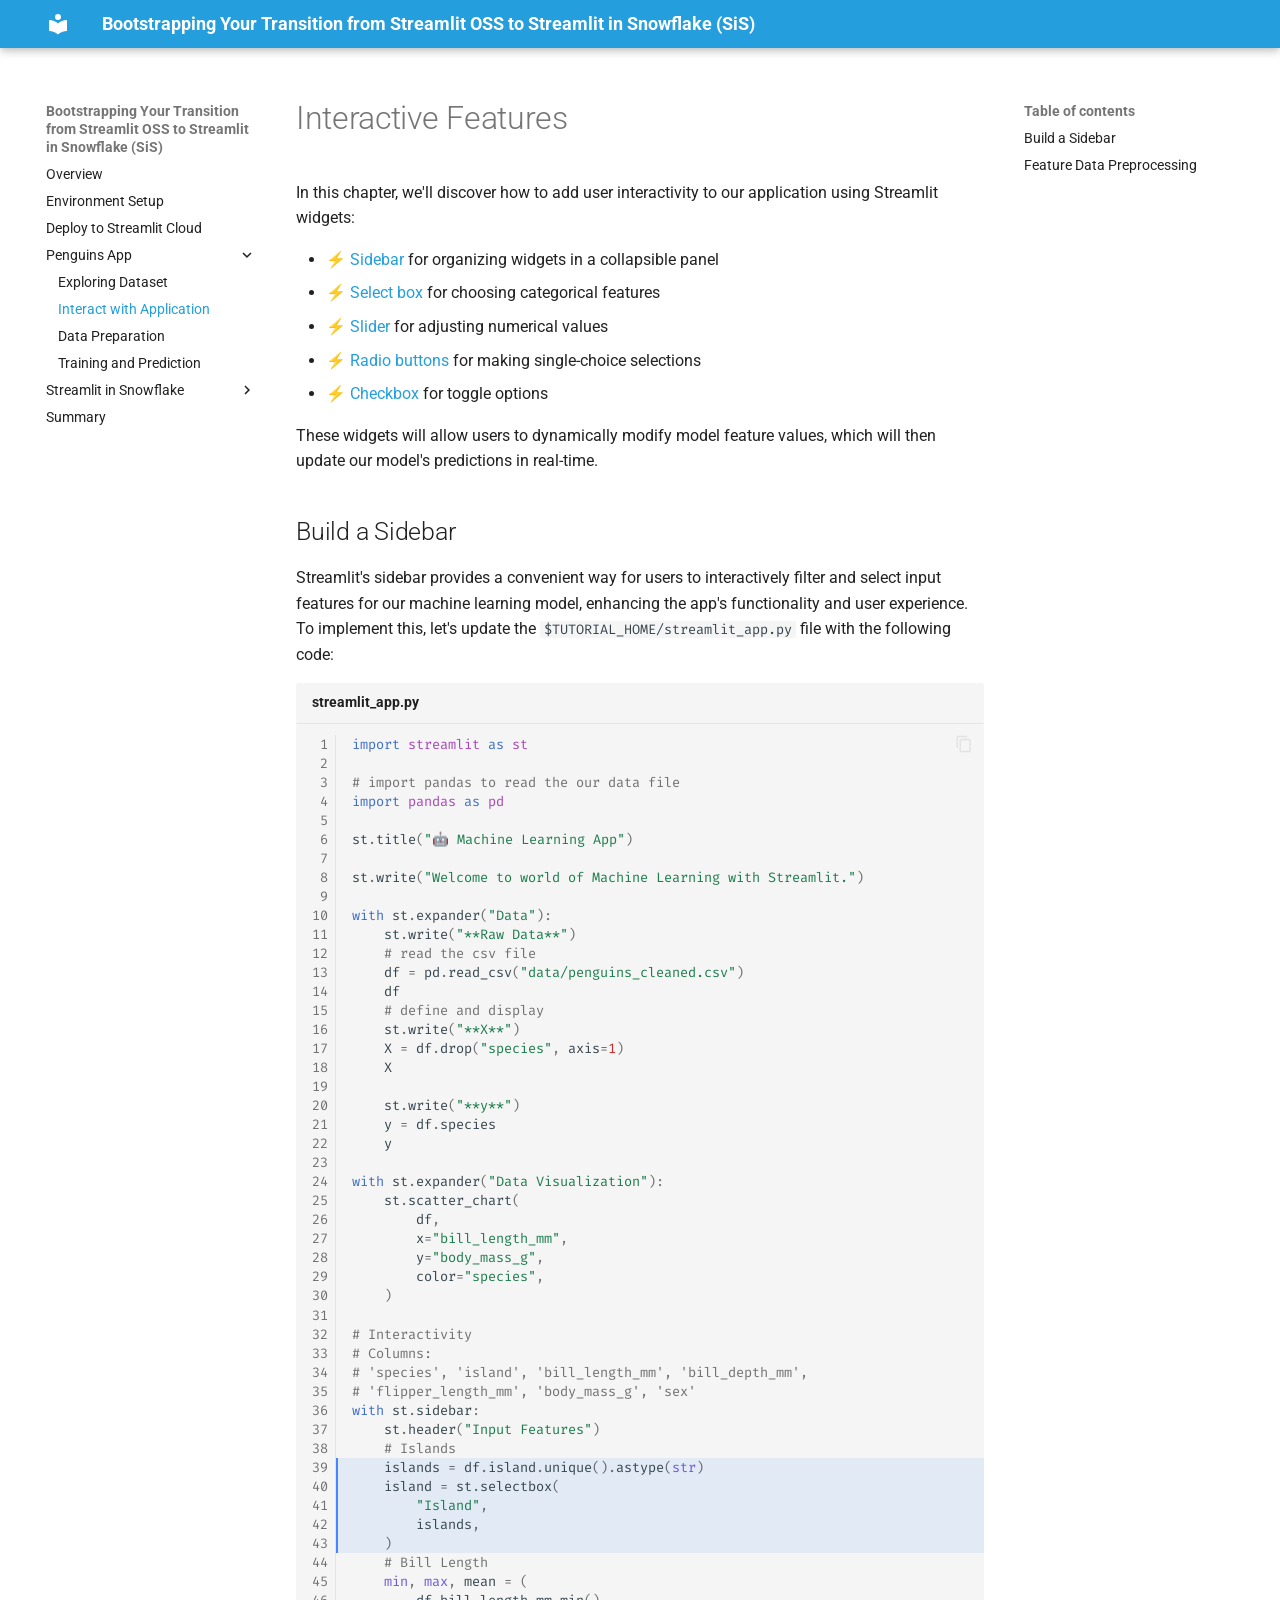
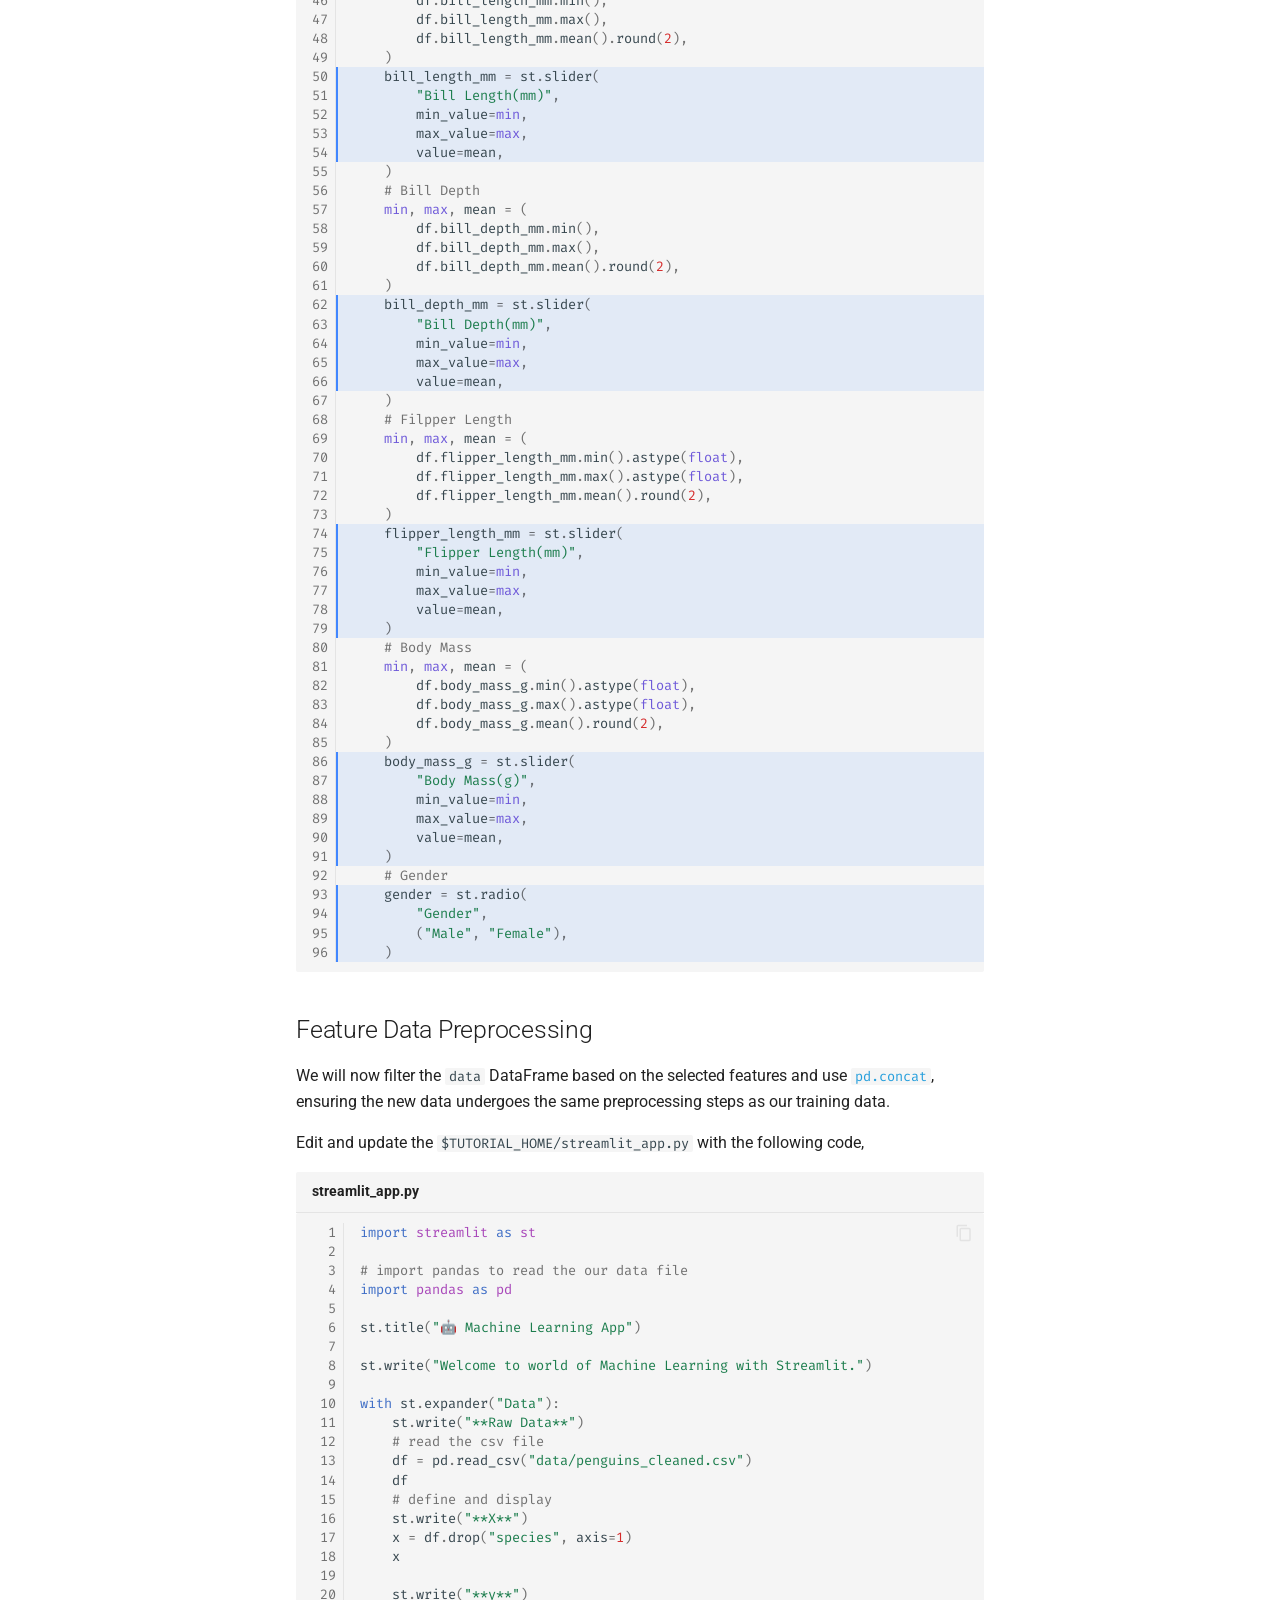
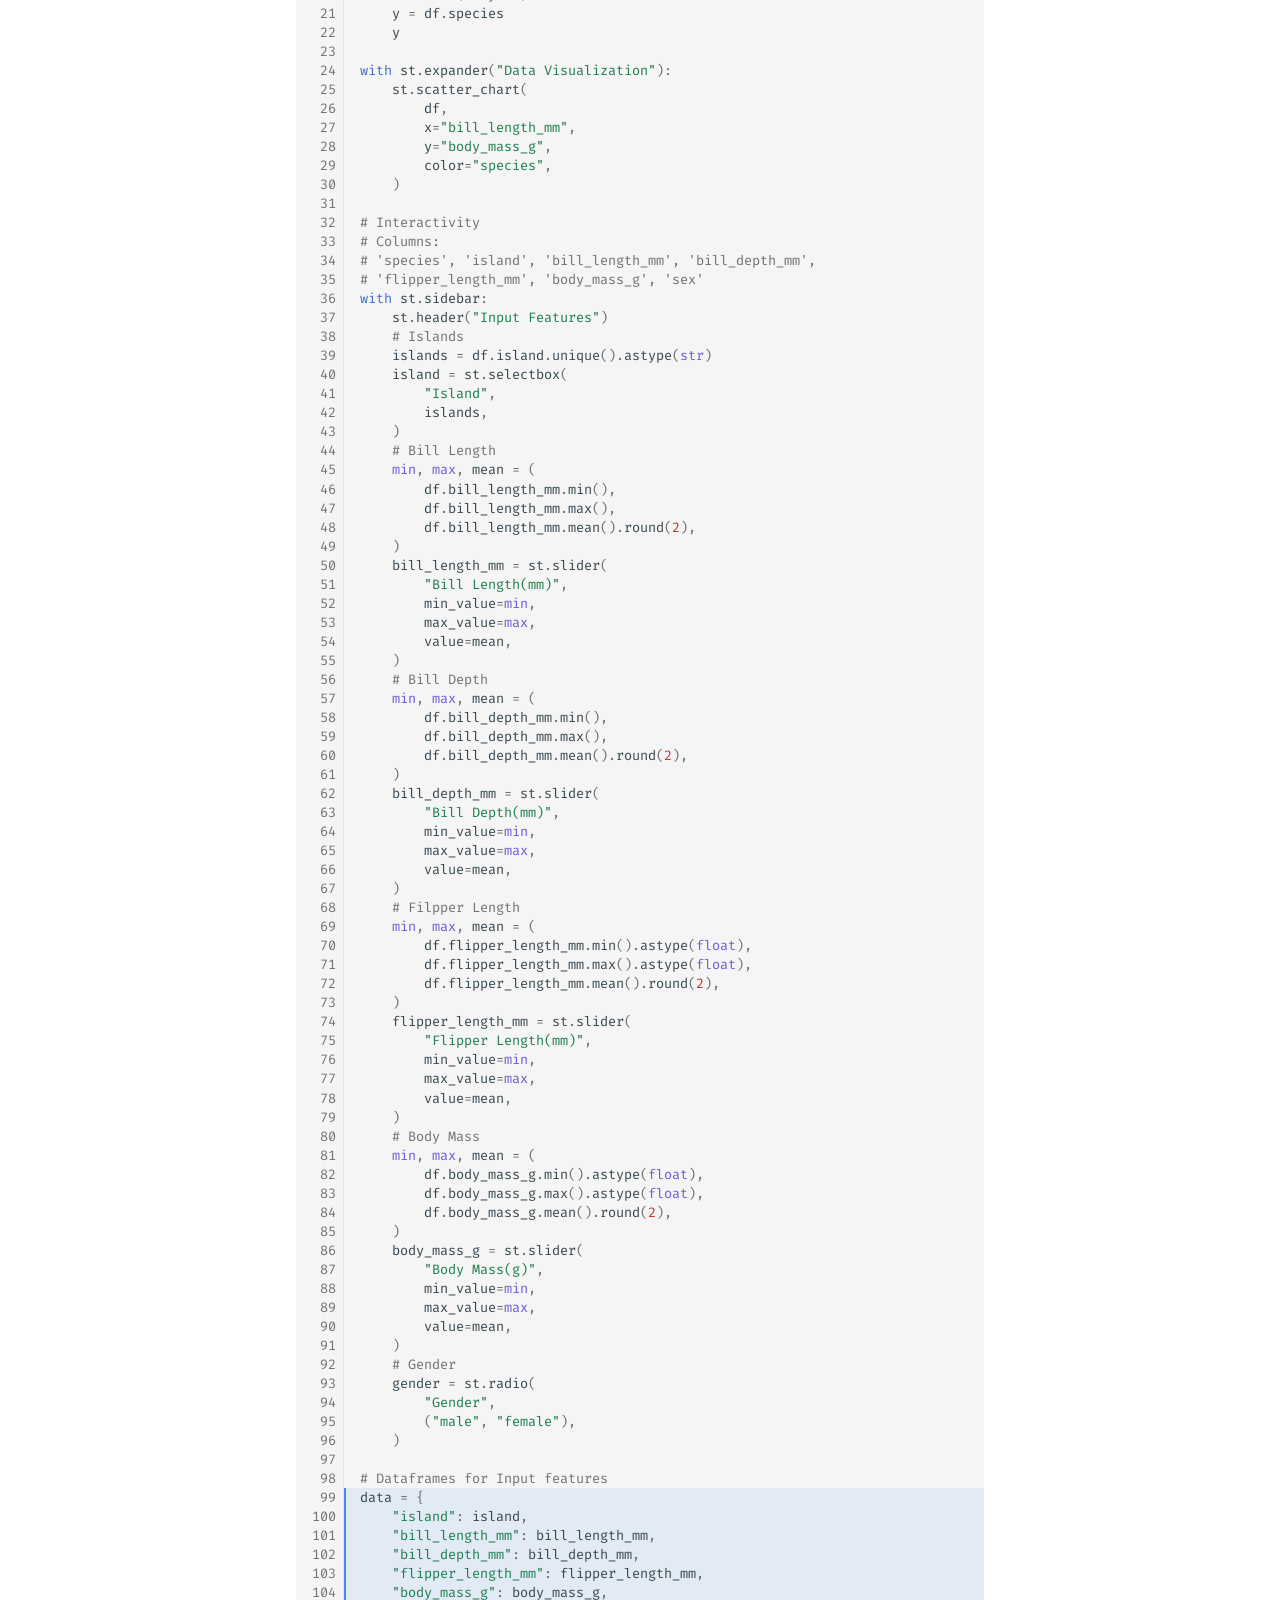
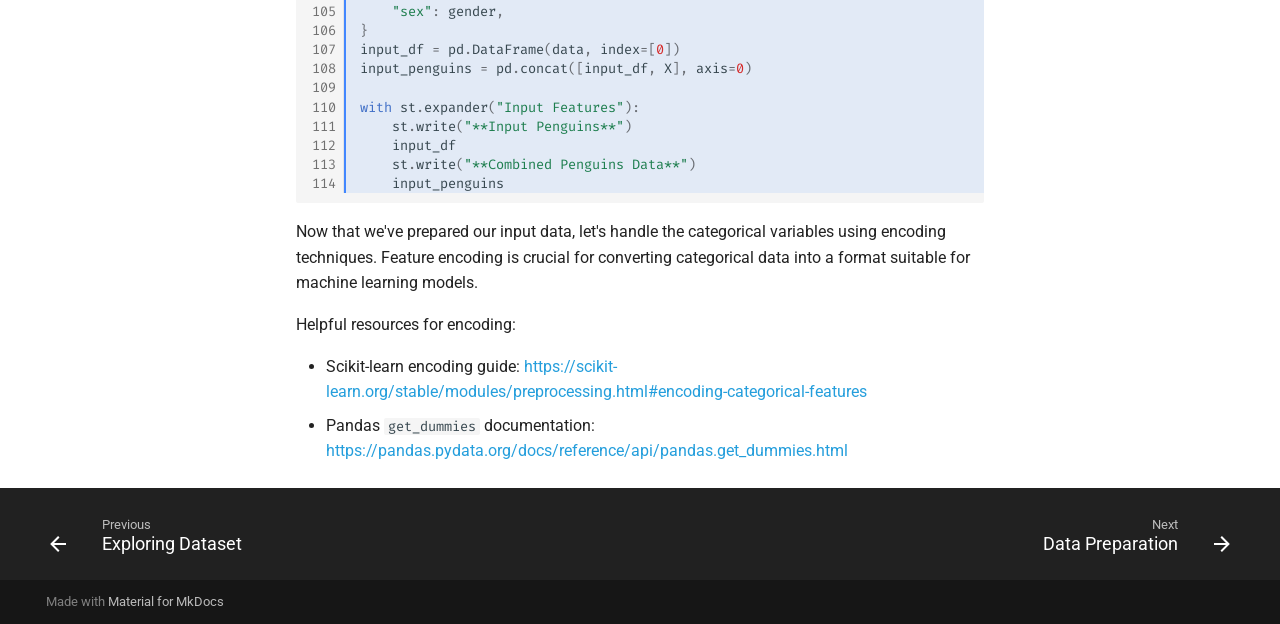
<file: interactive_features/index.html>
<!doctype html>
<html lang="en" class="no-js">
  <head>
    
      <meta charset="utf-8">
      <meta name="viewport" content="width=device-width,initial-scale=1">
      
        <meta name="description" content="Bootstrap your transition from Streamlit OSS to Streamlit in Snowflake (SiS) with this step-by-step tutorial and starter template. Migrate your Streamlit app to Snowflake's powerful and scalable platform, and leverage enterprise-grade features with ease.">
      
      
      
        <link rel="canonical" href="https://snowflake-labs.github.io/streamlit-oss-to-sis-bootstrap/interactive_features/">
      
      
        <link rel="prev" href="../explore_dataset/">
      
      
        <link rel="next" href="../data_preparation/">
      
      
      <link rel="icon" href="../assets/images/favicon.png">
      <meta name="generator" content="mkdocs-1.6.1, mkdocs-material-9.5.44">
    
    
      
        <title>Interact with Application - Bootstrapping Your Transition from Streamlit OSS to Streamlit in Snowflake (SiS)</title>
      
    
    
      <link rel="stylesheet" href="../assets/stylesheets/main.0253249f.min.css">
      
        
        <link rel="stylesheet" href="../assets/stylesheets/palette.06af60db.min.css">
      
      


    
    
      
    
    
      
        
        
        <link rel="preconnect" href="https://fonts.gstatic.com" crossorigin>
        <link rel="stylesheet" href="https://fonts.googleapis.com/css?family=Roboto:300,300i,400,400i,700,700i%7CFira+Code:400,400i,700,700i&display=fallback">
        <style>:root{--md-text-font:"Roboto";--md-code-font:"Fira Code"}</style>
      
    
    
      <link rel="stylesheet" href="../stylesheets/extra.css">
    
    <script>__md_scope=new URL("..",location),__md_hash=e=>[...e].reduce(((e,_)=>(e<<5)-e+_.charCodeAt(0)),0),__md_get=(e,_=localStorage,t=__md_scope)=>JSON.parse(_.getItem(t.pathname+"."+e)),__md_set=(e,_,t=localStorage,a=__md_scope)=>{try{t.setItem(a.pathname+"."+e,JSON.stringify(_))}catch(e){}}</script>
    
      

    
    
    
  </head>
  
  
    
    
    
    
    
    <body dir="ltr" data-md-color-scheme="default" data-md-color-primary="custom" data-md-color-accent="indigo">
  
    
    <input class="md-toggle" data-md-toggle="drawer" type="checkbox" id="__drawer" autocomplete="off">
    <input class="md-toggle" data-md-toggle="search" type="checkbox" id="__search" autocomplete="off">
    <label class="md-overlay" for="__drawer"></label>
    <div data-md-component="skip">
      
        
        <a href="#interactive-features" class="md-skip">
          Skip to content
        </a>
      
    </div>
    <div data-md-component="announce">
      
    </div>
    
    
      

  

<header class="md-header md-header--shadow" data-md-component="header">
  <nav class="md-header__inner md-grid" aria-label="Header">
    <a href=".." title="Bootstrapping Your Transition from Streamlit OSS to Streamlit in Snowflake (SiS)" class="md-header__button md-logo" aria-label="Bootstrapping Your Transition from Streamlit OSS to Streamlit in Snowflake (SiS)" data-md-component="logo">
      
  
  <svg xmlns="http://www.w3.org/2000/svg" viewBox="0 0 24 24"><path d="M12 8a3 3 0 0 0 3-3 3 3 0 0 0-3-3 3 3 0 0 0-3 3 3 3 0 0 0 3 3m0 3.54C9.64 9.35 6.5 8 3 8v11c3.5 0 6.64 1.35 9 3.54 2.36-2.19 5.5-3.54 9-3.54V8c-3.5 0-6.64 1.35-9 3.54"/></svg>

    </a>
    <label class="md-header__button md-icon" for="__drawer">
      
      <svg xmlns="http://www.w3.org/2000/svg" viewBox="0 0 24 24"><path d="M3 6h18v2H3zm0 5h18v2H3zm0 5h18v2H3z"/></svg>
    </label>
    <div class="md-header__title" data-md-component="header-title">
      <div class="md-header__ellipsis">
        <div class="md-header__topic">
          <span class="md-ellipsis">
            Bootstrapping Your Transition from Streamlit OSS to Streamlit in Snowflake (SiS)
          </span>
        </div>
        <div class="md-header__topic" data-md-component="header-topic">
          <span class="md-ellipsis">
            
              Interact with Application
            
          </span>
        </div>
      </div>
    </div>
    
      
    
    
    
    
    
  </nav>
  
</header>
    
    <div class="md-container" data-md-component="container">
      
      
        
          
        
      
      <main class="md-main" data-md-component="main">
        <div class="md-main__inner md-grid">
          
            
              
              <div class="md-sidebar md-sidebar--primary" data-md-component="sidebar" data-md-type="navigation" >
                <div class="md-sidebar__scrollwrap">
                  <div class="md-sidebar__inner">
                    



<nav class="md-nav md-nav--primary" aria-label="Navigation" data-md-level="0">
  <label class="md-nav__title" for="__drawer">
    <a href=".." title="Bootstrapping Your Transition from Streamlit OSS to Streamlit in Snowflake (SiS)" class="md-nav__button md-logo" aria-label="Bootstrapping Your Transition from Streamlit OSS to Streamlit in Snowflake (SiS)" data-md-component="logo">
      
  
  <svg xmlns="http://www.w3.org/2000/svg" viewBox="0 0 24 24"><path d="M12 8a3 3 0 0 0 3-3 3 3 0 0 0-3-3 3 3 0 0 0-3 3 3 3 0 0 0 3 3m0 3.54C9.64 9.35 6.5 8 3 8v11c3.5 0 6.64 1.35 9 3.54 2.36-2.19 5.5-3.54 9-3.54V8c-3.5 0-6.64 1.35-9 3.54"/></svg>

    </a>
    Bootstrapping Your Transition from Streamlit OSS to Streamlit in Snowflake (SiS)
  </label>
  
  <ul class="md-nav__list" data-md-scrollfix>
    
      
      
  
  
  
  
    <li class="md-nav__item">
      <a href=".." class="md-nav__link">
        
  
  <span class="md-ellipsis">
    Overview
  </span>
  

      </a>
    </li>
  

    
      
      
  
  
  
  
    <li class="md-nav__item">
      <a href="../setup/" class="md-nav__link">
        
  
  <span class="md-ellipsis">
    Environment Setup
  </span>
  

      </a>
    </li>
  

    
      
      
  
  
  
  
    <li class="md-nav__item">
      <a href="../deploy_to_streamlit_cloud/" class="md-nav__link">
        
  
  <span class="md-ellipsis">
    Deploy to Streamlit Cloud
  </span>
  

      </a>
    </li>
  

    
      
      
  
  
    
  
  
  
    
    
    
    
    <li class="md-nav__item md-nav__item--active md-nav__item--nested">
      
        
        
        <input class="md-nav__toggle md-toggle " type="checkbox" id="__nav_4" checked>
        
          
          <label class="md-nav__link" for="__nav_4" id="__nav_4_label" tabindex="0">
            
  
  <span class="md-ellipsis">
    Penguins App
  </span>
  

            <span class="md-nav__icon md-icon"></span>
          </label>
        
        <nav class="md-nav" data-md-level="1" aria-labelledby="__nav_4_label" aria-expanded="true">
          <label class="md-nav__title" for="__nav_4">
            <span class="md-nav__icon md-icon"></span>
            Penguins App
          </label>
          <ul class="md-nav__list" data-md-scrollfix>
            
              
                
  
  
  
  
    <li class="md-nav__item">
      <a href="../explore_dataset/" class="md-nav__link">
        
  
  <span class="md-ellipsis">
    Exploring Dataset
  </span>
  

      </a>
    </li>
  

              
            
              
                
  
  
    
  
  
  
    <li class="md-nav__item md-nav__item--active">
      
      <input class="md-nav__toggle md-toggle" type="checkbox" id="__toc">
      
      
        
      
      
        <label class="md-nav__link md-nav__link--active" for="__toc">
          
  
  <span class="md-ellipsis">
    Interact with Application
  </span>
  

          <span class="md-nav__icon md-icon"></span>
        </label>
      
      <a href="./" class="md-nav__link md-nav__link--active">
        
  
  <span class="md-ellipsis">
    Interact with Application
  </span>
  

      </a>
      
        

<nav class="md-nav md-nav--secondary" aria-label="Table of contents">
  
  
  
    
  
  
    <label class="md-nav__title" for="__toc">
      <span class="md-nav__icon md-icon"></span>
      Table of contents
    </label>
    <ul class="md-nav__list" data-md-component="toc" data-md-scrollfix>
      
        <li class="md-nav__item">
  <a href="#build-a-sidebar" class="md-nav__link">
    <span class="md-ellipsis">
      Build a Sidebar
    </span>
  </a>
  
</li>
      
        <li class="md-nav__item">
  <a href="#feature-data-preprocessing" class="md-nav__link">
    <span class="md-ellipsis">
      Feature Data Preprocessing
    </span>
  </a>
  
</li>
      
    </ul>
  
</nav>
      
    </li>
  

              
            
              
                
  
  
  
  
    <li class="md-nav__item">
      <a href="../data_preparation/" class="md-nav__link">
        
  
  <span class="md-ellipsis">
    Data Preparation
  </span>
  

      </a>
    </li>
  

              
            
              
                
  
  
  
  
    <li class="md-nav__item">
      <a href="../train_and_predict/" class="md-nav__link">
        
  
  <span class="md-ellipsis">
    Training and Prediction
  </span>
  

      </a>
    </li>
  

              
            
          </ul>
        </nav>
      
    </li>
  

    
      
      
  
  
  
  
    
    
    
    
    <li class="md-nav__item md-nav__item--nested">
      
        
        
        <input class="md-nav__toggle md-toggle " type="checkbox" id="__nav_5" >
        
          
          <label class="md-nav__link" for="__nav_5" id="__nav_5_label" tabindex="0">
            
  
  <span class="md-ellipsis">
    Streamlit in  Snowflake
  </span>
  

            <span class="md-nav__icon md-icon"></span>
          </label>
        
        <nav class="md-nav" data-md-level="1" aria-labelledby="__nav_5_label" aria-expanded="false">
          <label class="md-nav__title" for="__nav_5">
            <span class="md-nav__icon md-icon"></span>
            Streamlit in  Snowflake
          </label>
          <ul class="md-nav__list" data-md-scrollfix>
            
              
                
  
  
  
  
    <li class="md-nav__item">
      <a href="../snowflake_deploy/" class="md-nav__link">
        
  
  <span class="md-ellipsis">
    Deploy to Snowflake
  </span>
  

      </a>
    </li>
  

              
            
          </ul>
        </nav>
      
    </li>
  

    
      
      
  
  
  
  
    <li class="md-nav__item">
      <a href="../summary/" class="md-nav__link">
        
  
  <span class="md-ellipsis">
    Summary
  </span>
  

      </a>
    </li>
  

    
  </ul>
</nav>
                  </div>
                </div>
              </div>
            
            
              
              <div class="md-sidebar md-sidebar--secondary" data-md-component="sidebar" data-md-type="toc" >
                <div class="md-sidebar__scrollwrap">
                  <div class="md-sidebar__inner">
                    

<nav class="md-nav md-nav--secondary" aria-label="Table of contents">
  
  
  
    
  
  
    <label class="md-nav__title" for="__toc">
      <span class="md-nav__icon md-icon"></span>
      Table of contents
    </label>
    <ul class="md-nav__list" data-md-component="toc" data-md-scrollfix>
      
        <li class="md-nav__item">
  <a href="#build-a-sidebar" class="md-nav__link">
    <span class="md-ellipsis">
      Build a Sidebar
    </span>
  </a>
  
</li>
      
        <li class="md-nav__item">
  <a href="#feature-data-preprocessing" class="md-nav__link">
    <span class="md-ellipsis">
      Feature Data Preprocessing
    </span>
  </a>
  
</li>
      
    </ul>
  
</nav>
                  </div>
                </div>
              </div>
            
          
          
            <div class="md-content" data-md-component="content">
              <article class="md-content__inner md-typeset">
                
                  


<h1 id="interactive-features">Interactive Features<a class="headerlink" href="#interactive-features" title="Permanent link">&para;</a></h1>
<p>In this chapter, we'll discover how to add user interactivity to our application using Streamlit widgets:</p>
<ul>
<li><a href="https://docs.streamlit.io/library/api-reference/layout/st.sidebar" target="_blank">⚡ Sidebar</a> for organizing widgets in a collapsible panel</li>
<li><a href="https://docs.streamlit.io/library/api-reference/widgets/st.selectbox" target="_blank">⚡ Select box</a> for choosing categorical features</li>
<li><a href="https://docs.streamlit.io/library/api-reference/widgets/st.slider" target="_blank">⚡ Slider</a> for adjusting numerical values</li>
<li><a href="https://docs.streamlit.io/library/api-reference/widgets/st.radio" target="_blank">⚡ Radio buttons</a> for making single-choice selections</li>
<li><a href="https://docs.streamlit.io/library/api-reference/widgets/st.checkbox" target="_blank">⚡ Checkbox</a> for toggle options</li>
</ul>
<p>These widgets will allow users to dynamically modify model feature values, which will then update our model's predictions in real-time.</p>
<h2 id="build-a-sidebar">Build a Sidebar<a class="headerlink" href="#build-a-sidebar" title="Permanent link">&para;</a></h2>
<p>Streamlit's sidebar provides a convenient way for users to interactively filter and select input features for our machine learning model, enhancing the app's functionality and user experience. To implement this, let's update the <code>$TUTORIAL_HOME/streamlit_app.py</code> file with the following code:</p>
<div class="language-py highlight"><table class="highlighttable"><tr><th colspan="2" class="filename"><span class="filename">streamlit_app.py</span></th></tr><tr><td class="linenos"><div class="linenodiv"><pre><span></span><span class="normal"><a href="#__codelineno-0-1"> 1</a></span>
<span class="normal"><a href="#__codelineno-0-2"> 2</a></span>
<span class="normal"><a href="#__codelineno-0-3"> 3</a></span>
<span class="normal"><a href="#__codelineno-0-4"> 4</a></span>
<span class="normal"><a href="#__codelineno-0-5"> 5</a></span>
<span class="normal"><a href="#__codelineno-0-6"> 6</a></span>
<span class="normal"><a href="#__codelineno-0-7"> 7</a></span>
<span class="normal"><a href="#__codelineno-0-8"> 8</a></span>
<span class="normal"><a href="#__codelineno-0-9"> 9</a></span>
<span class="normal"><a href="#__codelineno-0-10">10</a></span>
<span class="normal"><a href="#__codelineno-0-11">11</a></span>
<span class="normal"><a href="#__codelineno-0-12">12</a></span>
<span class="normal"><a href="#__codelineno-0-13">13</a></span>
<span class="normal"><a href="#__codelineno-0-14">14</a></span>
<span class="normal"><a href="#__codelineno-0-15">15</a></span>
<span class="normal"><a href="#__codelineno-0-16">16</a></span>
<span class="normal"><a href="#__codelineno-0-17">17</a></span>
<span class="normal"><a href="#__codelineno-0-18">18</a></span>
<span class="normal"><a href="#__codelineno-0-19">19</a></span>
<span class="normal"><a href="#__codelineno-0-20">20</a></span>
<span class="normal"><a href="#__codelineno-0-21">21</a></span>
<span class="normal"><a href="#__codelineno-0-22">22</a></span>
<span class="normal"><a href="#__codelineno-0-23">23</a></span>
<span class="normal"><a href="#__codelineno-0-24">24</a></span>
<span class="normal"><a href="#__codelineno-0-25">25</a></span>
<span class="normal"><a href="#__codelineno-0-26">26</a></span>
<span class="normal"><a href="#__codelineno-0-27">27</a></span>
<span class="normal"><a href="#__codelineno-0-28">28</a></span>
<span class="normal"><a href="#__codelineno-0-29">29</a></span>
<span class="normal"><a href="#__codelineno-0-30">30</a></span>
<span class="normal"><a href="#__codelineno-0-31">31</a></span>
<span class="normal"><a href="#__codelineno-0-32">32</a></span>
<span class="normal"><a href="#__codelineno-0-33">33</a></span>
<span class="normal"><a href="#__codelineno-0-34">34</a></span>
<span class="normal"><a href="#__codelineno-0-35">35</a></span>
<span class="normal"><a href="#__codelineno-0-36">36</a></span>
<span class="normal"><a href="#__codelineno-0-37">37</a></span>
<span class="normal"><a href="#__codelineno-0-38">38</a></span>
<span class="normal"><a href="#__codelineno-0-39">39</a></span>
<span class="normal"><a href="#__codelineno-0-40">40</a></span>
<span class="normal"><a href="#__codelineno-0-41">41</a></span>
<span class="normal"><a href="#__codelineno-0-42">42</a></span>
<span class="normal"><a href="#__codelineno-0-43">43</a></span>
<span class="normal"><a href="#__codelineno-0-44">44</a></span>
<span class="normal"><a href="#__codelineno-0-45">45</a></span>
<span class="normal"><a href="#__codelineno-0-46">46</a></span>
<span class="normal"><a href="#__codelineno-0-47">47</a></span>
<span class="normal"><a href="#__codelineno-0-48">48</a></span>
<span class="normal"><a href="#__codelineno-0-49">49</a></span>
<span class="normal"><a href="#__codelineno-0-50">50</a></span>
<span class="normal"><a href="#__codelineno-0-51">51</a></span>
<span class="normal"><a href="#__codelineno-0-52">52</a></span>
<span class="normal"><a href="#__codelineno-0-53">53</a></span>
<span class="normal"><a href="#__codelineno-0-54">54</a></span>
<span class="normal"><a href="#__codelineno-0-55">55</a></span>
<span class="normal"><a href="#__codelineno-0-56">56</a></span>
<span class="normal"><a href="#__codelineno-0-57">57</a></span>
<span class="normal"><a href="#__codelineno-0-58">58</a></span>
<span class="normal"><a href="#__codelineno-0-59">59</a></span>
<span class="normal"><a href="#__codelineno-0-60">60</a></span>
<span class="normal"><a href="#__codelineno-0-61">61</a></span>
<span class="normal"><a href="#__codelineno-0-62">62</a></span>
<span class="normal"><a href="#__codelineno-0-63">63</a></span>
<span class="normal"><a href="#__codelineno-0-64">64</a></span>
<span class="normal"><a href="#__codelineno-0-65">65</a></span>
<span class="normal"><a href="#__codelineno-0-66">66</a></span>
<span class="normal"><a href="#__codelineno-0-67">67</a></span>
<span class="normal"><a href="#__codelineno-0-68">68</a></span>
<span class="normal"><a href="#__codelineno-0-69">69</a></span>
<span class="normal"><a href="#__codelineno-0-70">70</a></span>
<span class="normal"><a href="#__codelineno-0-71">71</a></span>
<span class="normal"><a href="#__codelineno-0-72">72</a></span>
<span class="normal"><a href="#__codelineno-0-73">73</a></span>
<span class="normal"><a href="#__codelineno-0-74">74</a></span>
<span class="normal"><a href="#__codelineno-0-75">75</a></span>
<span class="normal"><a href="#__codelineno-0-76">76</a></span>
<span class="normal"><a href="#__codelineno-0-77">77</a></span>
<span class="normal"><a href="#__codelineno-0-78">78</a></span>
<span class="normal"><a href="#__codelineno-0-79">79</a></span>
<span class="normal"><a href="#__codelineno-0-80">80</a></span>
<span class="normal"><a href="#__codelineno-0-81">81</a></span>
<span class="normal"><a href="#__codelineno-0-82">82</a></span>
<span class="normal"><a href="#__codelineno-0-83">83</a></span>
<span class="normal"><a href="#__codelineno-0-84">84</a></span>
<span class="normal"><a href="#__codelineno-0-85">85</a></span>
<span class="normal"><a href="#__codelineno-0-86">86</a></span>
<span class="normal"><a href="#__codelineno-0-87">87</a></span>
<span class="normal"><a href="#__codelineno-0-88">88</a></span>
<span class="normal"><a href="#__codelineno-0-89">89</a></span>
<span class="normal"><a href="#__codelineno-0-90">90</a></span>
<span class="normal"><a href="#__codelineno-0-91">91</a></span>
<span class="normal"><a href="#__codelineno-0-92">92</a></span>
<span class="normal"><a href="#__codelineno-0-93">93</a></span>
<span class="normal"><a href="#__codelineno-0-94">94</a></span>
<span class="normal"><a href="#__codelineno-0-95">95</a></span>
<span class="normal"><a href="#__codelineno-0-96">96</a></span></pre></div></td><td class="code"><div><pre><span></span><code><span id="__span-0-1"><a id="__codelineno-0-1" name="__codelineno-0-1"></a><span class="kn">import</span> <span class="nn">streamlit</span> <span class="k">as</span> <span class="nn">st</span>
</span><span id="__span-0-2"><a id="__codelineno-0-2" name="__codelineno-0-2"></a>
</span><span id="__span-0-3"><a id="__codelineno-0-3" name="__codelineno-0-3"></a><span class="c1"># import pandas to read the our data file</span>
</span><span id="__span-0-4"><a id="__codelineno-0-4" name="__codelineno-0-4"></a><span class="kn">import</span> <span class="nn">pandas</span> <span class="k">as</span> <span class="nn">pd</span>
</span><span id="__span-0-5"><a id="__codelineno-0-5" name="__codelineno-0-5"></a>
</span><span id="__span-0-6"><a id="__codelineno-0-6" name="__codelineno-0-6"></a><span class="n">st</span><span class="o">.</span><span class="n">title</span><span class="p">(</span><span class="s2">&quot;🤖 Machine Learning App&quot;</span><span class="p">)</span>
</span><span id="__span-0-7"><a id="__codelineno-0-7" name="__codelineno-0-7"></a>
</span><span id="__span-0-8"><a id="__codelineno-0-8" name="__codelineno-0-8"></a><span class="n">st</span><span class="o">.</span><span class="n">write</span><span class="p">(</span><span class="s2">&quot;Welcome to world of Machine Learning with Streamlit.&quot;</span><span class="p">)</span>
</span><span id="__span-0-9"><a id="__codelineno-0-9" name="__codelineno-0-9"></a>
</span><span id="__span-0-10"><a id="__codelineno-0-10" name="__codelineno-0-10"></a><span class="k">with</span> <span class="n">st</span><span class="o">.</span><span class="n">expander</span><span class="p">(</span><span class="s2">&quot;Data&quot;</span><span class="p">):</span>
</span><span id="__span-0-11"><a id="__codelineno-0-11" name="__codelineno-0-11"></a>    <span class="n">st</span><span class="o">.</span><span class="n">write</span><span class="p">(</span><span class="s2">&quot;**Raw Data**&quot;</span><span class="p">)</span>
</span><span id="__span-0-12"><a id="__codelineno-0-12" name="__codelineno-0-12"></a>    <span class="c1"># read the csv file</span>
</span><span id="__span-0-13"><a id="__codelineno-0-13" name="__codelineno-0-13"></a>    <span class="n">df</span> <span class="o">=</span> <span class="n">pd</span><span class="o">.</span><span class="n">read_csv</span><span class="p">(</span><span class="s2">&quot;data/penguins_cleaned.csv&quot;</span><span class="p">)</span>
</span><span id="__span-0-14"><a id="__codelineno-0-14" name="__codelineno-0-14"></a>    <span class="n">df</span>
</span><span id="__span-0-15"><a id="__codelineno-0-15" name="__codelineno-0-15"></a>    <span class="c1"># define and display</span>
</span><span id="__span-0-16"><a id="__codelineno-0-16" name="__codelineno-0-16"></a>    <span class="n">st</span><span class="o">.</span><span class="n">write</span><span class="p">(</span><span class="s2">&quot;**X**&quot;</span><span class="p">)</span>
</span><span id="__span-0-17"><a id="__codelineno-0-17" name="__codelineno-0-17"></a>    <span class="n">X</span> <span class="o">=</span> <span class="n">df</span><span class="o">.</span><span class="n">drop</span><span class="p">(</span><span class="s2">&quot;species&quot;</span><span class="p">,</span> <span class="n">axis</span><span class="o">=</span><span class="mi">1</span><span class="p">)</span>
</span><span id="__span-0-18"><a id="__codelineno-0-18" name="__codelineno-0-18"></a>    <span class="n">X</span>
</span><span id="__span-0-19"><a id="__codelineno-0-19" name="__codelineno-0-19"></a>
</span><span id="__span-0-20"><a id="__codelineno-0-20" name="__codelineno-0-20"></a>    <span class="n">st</span><span class="o">.</span><span class="n">write</span><span class="p">(</span><span class="s2">&quot;**y**&quot;</span><span class="p">)</span>
</span><span id="__span-0-21"><a id="__codelineno-0-21" name="__codelineno-0-21"></a>    <span class="n">y</span> <span class="o">=</span> <span class="n">df</span><span class="o">.</span><span class="n">species</span>
</span><span id="__span-0-22"><a id="__codelineno-0-22" name="__codelineno-0-22"></a>    <span class="n">y</span>
</span><span id="__span-0-23"><a id="__codelineno-0-23" name="__codelineno-0-23"></a>
</span><span id="__span-0-24"><a id="__codelineno-0-24" name="__codelineno-0-24"></a><span class="k">with</span> <span class="n">st</span><span class="o">.</span><span class="n">expander</span><span class="p">(</span><span class="s2">&quot;Data Visualization&quot;</span><span class="p">):</span>
</span><span id="__span-0-25"><a id="__codelineno-0-25" name="__codelineno-0-25"></a>    <span class="n">st</span><span class="o">.</span><span class="n">scatter_chart</span><span class="p">(</span>
</span><span id="__span-0-26"><a id="__codelineno-0-26" name="__codelineno-0-26"></a>        <span class="n">df</span><span class="p">,</span>
</span><span id="__span-0-27"><a id="__codelineno-0-27" name="__codelineno-0-27"></a>        <span class="n">x</span><span class="o">=</span><span class="s2">&quot;bill_length_mm&quot;</span><span class="p">,</span>
</span><span id="__span-0-28"><a id="__codelineno-0-28" name="__codelineno-0-28"></a>        <span class="n">y</span><span class="o">=</span><span class="s2">&quot;body_mass_g&quot;</span><span class="p">,</span>
</span><span id="__span-0-29"><a id="__codelineno-0-29" name="__codelineno-0-29"></a>        <span class="n">color</span><span class="o">=</span><span class="s2">&quot;species&quot;</span><span class="p">,</span>
</span><span id="__span-0-30"><a id="__codelineno-0-30" name="__codelineno-0-30"></a>    <span class="p">)</span>
</span><span id="__span-0-31"><a id="__codelineno-0-31" name="__codelineno-0-31"></a>
</span><span id="__span-0-32"><a id="__codelineno-0-32" name="__codelineno-0-32"></a><span class="c1"># Interactivity</span>
</span><span id="__span-0-33"><a id="__codelineno-0-33" name="__codelineno-0-33"></a><span class="c1"># Columns:</span>
</span><span id="__span-0-34"><a id="__codelineno-0-34" name="__codelineno-0-34"></a><span class="c1"># &#39;species&#39;, &#39;island&#39;, &#39;bill_length_mm&#39;, &#39;bill_depth_mm&#39;,</span>
</span><span id="__span-0-35"><a id="__codelineno-0-35" name="__codelineno-0-35"></a><span class="c1"># &#39;flipper_length_mm&#39;, &#39;body_mass_g&#39;, &#39;sex&#39;</span>
</span><span id="__span-0-36"><a id="__codelineno-0-36" name="__codelineno-0-36"></a><span class="k">with</span> <span class="n">st</span><span class="o">.</span><span class="n">sidebar</span><span class="p">:</span>
</span><span id="__span-0-37"><a id="__codelineno-0-37" name="__codelineno-0-37"></a>    <span class="n">st</span><span class="o">.</span><span class="n">header</span><span class="p">(</span><span class="s2">&quot;Input Features&quot;</span><span class="p">)</span>
</span><span id="__span-0-38"><a id="__codelineno-0-38" name="__codelineno-0-38"></a>    <span class="c1"># Islands</span>
</span><span id="__span-0-39"><a id="__codelineno-0-39" name="__codelineno-0-39"></a><span class="hll">    <span class="n">islands</span> <span class="o">=</span> <span class="n">df</span><span class="o">.</span><span class="n">island</span><span class="o">.</span><span class="n">unique</span><span class="p">()</span><span class="o">.</span><span class="n">astype</span><span class="p">(</span><span class="nb">str</span><span class="p">)</span>
</span></span><span id="__span-0-40"><a id="__codelineno-0-40" name="__codelineno-0-40"></a><span class="hll">    <span class="n">island</span> <span class="o">=</span> <span class="n">st</span><span class="o">.</span><span class="n">selectbox</span><span class="p">(</span>
</span></span><span id="__span-0-41"><a id="__codelineno-0-41" name="__codelineno-0-41"></a><span class="hll">        <span class="s2">&quot;Island&quot;</span><span class="p">,</span>
</span></span><span id="__span-0-42"><a id="__codelineno-0-42" name="__codelineno-0-42"></a><span class="hll">        <span class="n">islands</span><span class="p">,</span>
</span></span><span id="__span-0-43"><a id="__codelineno-0-43" name="__codelineno-0-43"></a><span class="hll">    <span class="p">)</span>
</span></span><span id="__span-0-44"><a id="__codelineno-0-44" name="__codelineno-0-44"></a>    <span class="c1"># Bill Length</span>
</span><span id="__span-0-45"><a id="__codelineno-0-45" name="__codelineno-0-45"></a>    <span class="nb">min</span><span class="p">,</span> <span class="nb">max</span><span class="p">,</span> <span class="n">mean</span> <span class="o">=</span> <span class="p">(</span>
</span><span id="__span-0-46"><a id="__codelineno-0-46" name="__codelineno-0-46"></a>        <span class="n">df</span><span class="o">.</span><span class="n">bill_length_mm</span><span class="o">.</span><span class="n">min</span><span class="p">(),</span>
</span><span id="__span-0-47"><a id="__codelineno-0-47" name="__codelineno-0-47"></a>        <span class="n">df</span><span class="o">.</span><span class="n">bill_length_mm</span><span class="o">.</span><span class="n">max</span><span class="p">(),</span>
</span><span id="__span-0-48"><a id="__codelineno-0-48" name="__codelineno-0-48"></a>        <span class="n">df</span><span class="o">.</span><span class="n">bill_length_mm</span><span class="o">.</span><span class="n">mean</span><span class="p">()</span><span class="o">.</span><span class="n">round</span><span class="p">(</span><span class="mi">2</span><span class="p">),</span>
</span><span id="__span-0-49"><a id="__codelineno-0-49" name="__codelineno-0-49"></a>    <span class="p">)</span>
</span><span id="__span-0-50"><a id="__codelineno-0-50" name="__codelineno-0-50"></a><span class="hll">    <span class="n">bill_length_mm</span> <span class="o">=</span> <span class="n">st</span><span class="o">.</span><span class="n">slider</span><span class="p">(</span>
</span></span><span id="__span-0-51"><a id="__codelineno-0-51" name="__codelineno-0-51"></a><span class="hll">        <span class="s2">&quot;Bill Length(mm)&quot;</span><span class="p">,</span>
</span></span><span id="__span-0-52"><a id="__codelineno-0-52" name="__codelineno-0-52"></a><span class="hll">        <span class="n">min_value</span><span class="o">=</span><span class="nb">min</span><span class="p">,</span>
</span></span><span id="__span-0-53"><a id="__codelineno-0-53" name="__codelineno-0-53"></a><span class="hll">        <span class="n">max_value</span><span class="o">=</span><span class="nb">max</span><span class="p">,</span>
</span></span><span id="__span-0-54"><a id="__codelineno-0-54" name="__codelineno-0-54"></a><span class="hll">        <span class="n">value</span><span class="o">=</span><span class="n">mean</span><span class="p">,</span>
</span></span><span id="__span-0-55"><a id="__codelineno-0-55" name="__codelineno-0-55"></a>    <span class="p">)</span>
</span><span id="__span-0-56"><a id="__codelineno-0-56" name="__codelineno-0-56"></a>    <span class="c1"># Bill Depth</span>
</span><span id="__span-0-57"><a id="__codelineno-0-57" name="__codelineno-0-57"></a>    <span class="nb">min</span><span class="p">,</span> <span class="nb">max</span><span class="p">,</span> <span class="n">mean</span> <span class="o">=</span> <span class="p">(</span>
</span><span id="__span-0-58"><a id="__codelineno-0-58" name="__codelineno-0-58"></a>        <span class="n">df</span><span class="o">.</span><span class="n">bill_depth_mm</span><span class="o">.</span><span class="n">min</span><span class="p">(),</span>
</span><span id="__span-0-59"><a id="__codelineno-0-59" name="__codelineno-0-59"></a>        <span class="n">df</span><span class="o">.</span><span class="n">bill_depth_mm</span><span class="o">.</span><span class="n">max</span><span class="p">(),</span>
</span><span id="__span-0-60"><a id="__codelineno-0-60" name="__codelineno-0-60"></a>        <span class="n">df</span><span class="o">.</span><span class="n">bill_depth_mm</span><span class="o">.</span><span class="n">mean</span><span class="p">()</span><span class="o">.</span><span class="n">round</span><span class="p">(</span><span class="mi">2</span><span class="p">),</span>
</span><span id="__span-0-61"><a id="__codelineno-0-61" name="__codelineno-0-61"></a>    <span class="p">)</span>
</span><span id="__span-0-62"><a id="__codelineno-0-62" name="__codelineno-0-62"></a><span class="hll">    <span class="n">bill_depth_mm</span> <span class="o">=</span> <span class="n">st</span><span class="o">.</span><span class="n">slider</span><span class="p">(</span>
</span></span><span id="__span-0-63"><a id="__codelineno-0-63" name="__codelineno-0-63"></a><span class="hll">        <span class="s2">&quot;Bill Depth(mm)&quot;</span><span class="p">,</span>
</span></span><span id="__span-0-64"><a id="__codelineno-0-64" name="__codelineno-0-64"></a><span class="hll">        <span class="n">min_value</span><span class="o">=</span><span class="nb">min</span><span class="p">,</span>
</span></span><span id="__span-0-65"><a id="__codelineno-0-65" name="__codelineno-0-65"></a><span class="hll">        <span class="n">max_value</span><span class="o">=</span><span class="nb">max</span><span class="p">,</span>
</span></span><span id="__span-0-66"><a id="__codelineno-0-66" name="__codelineno-0-66"></a><span class="hll">        <span class="n">value</span><span class="o">=</span><span class="n">mean</span><span class="p">,</span>
</span></span><span id="__span-0-67"><a id="__codelineno-0-67" name="__codelineno-0-67"></a>    <span class="p">)</span>
</span><span id="__span-0-68"><a id="__codelineno-0-68" name="__codelineno-0-68"></a>    <span class="c1"># Filpper Length</span>
</span><span id="__span-0-69"><a id="__codelineno-0-69" name="__codelineno-0-69"></a>    <span class="nb">min</span><span class="p">,</span> <span class="nb">max</span><span class="p">,</span> <span class="n">mean</span> <span class="o">=</span> <span class="p">(</span>
</span><span id="__span-0-70"><a id="__codelineno-0-70" name="__codelineno-0-70"></a>        <span class="n">df</span><span class="o">.</span><span class="n">flipper_length_mm</span><span class="o">.</span><span class="n">min</span><span class="p">()</span><span class="o">.</span><span class="n">astype</span><span class="p">(</span><span class="nb">float</span><span class="p">),</span>
</span><span id="__span-0-71"><a id="__codelineno-0-71" name="__codelineno-0-71"></a>        <span class="n">df</span><span class="o">.</span><span class="n">flipper_length_mm</span><span class="o">.</span><span class="n">max</span><span class="p">()</span><span class="o">.</span><span class="n">astype</span><span class="p">(</span><span class="nb">float</span><span class="p">),</span>
</span><span id="__span-0-72"><a id="__codelineno-0-72" name="__codelineno-0-72"></a>        <span class="n">df</span><span class="o">.</span><span class="n">flipper_length_mm</span><span class="o">.</span><span class="n">mean</span><span class="p">()</span><span class="o">.</span><span class="n">round</span><span class="p">(</span><span class="mi">2</span><span class="p">),</span>
</span><span id="__span-0-73"><a id="__codelineno-0-73" name="__codelineno-0-73"></a>    <span class="p">)</span>
</span><span id="__span-0-74"><a id="__codelineno-0-74" name="__codelineno-0-74"></a><span class="hll">    <span class="n">flipper_length_mm</span> <span class="o">=</span> <span class="n">st</span><span class="o">.</span><span class="n">slider</span><span class="p">(</span>
</span></span><span id="__span-0-75"><a id="__codelineno-0-75" name="__codelineno-0-75"></a><span class="hll">        <span class="s2">&quot;Flipper Length(mm)&quot;</span><span class="p">,</span>
</span></span><span id="__span-0-76"><a id="__codelineno-0-76" name="__codelineno-0-76"></a><span class="hll">        <span class="n">min_value</span><span class="o">=</span><span class="nb">min</span><span class="p">,</span>
</span></span><span id="__span-0-77"><a id="__codelineno-0-77" name="__codelineno-0-77"></a><span class="hll">        <span class="n">max_value</span><span class="o">=</span><span class="nb">max</span><span class="p">,</span>
</span></span><span id="__span-0-78"><a id="__codelineno-0-78" name="__codelineno-0-78"></a><span class="hll">        <span class="n">value</span><span class="o">=</span><span class="n">mean</span><span class="p">,</span>
</span></span><span id="__span-0-79"><a id="__codelineno-0-79" name="__codelineno-0-79"></a><span class="hll">    <span class="p">)</span>
</span></span><span id="__span-0-80"><a id="__codelineno-0-80" name="__codelineno-0-80"></a>    <span class="c1"># Body Mass</span>
</span><span id="__span-0-81"><a id="__codelineno-0-81" name="__codelineno-0-81"></a>    <span class="nb">min</span><span class="p">,</span> <span class="nb">max</span><span class="p">,</span> <span class="n">mean</span> <span class="o">=</span> <span class="p">(</span>
</span><span id="__span-0-82"><a id="__codelineno-0-82" name="__codelineno-0-82"></a>        <span class="n">df</span><span class="o">.</span><span class="n">body_mass_g</span><span class="o">.</span><span class="n">min</span><span class="p">()</span><span class="o">.</span><span class="n">astype</span><span class="p">(</span><span class="nb">float</span><span class="p">),</span>
</span><span id="__span-0-83"><a id="__codelineno-0-83" name="__codelineno-0-83"></a>        <span class="n">df</span><span class="o">.</span><span class="n">body_mass_g</span><span class="o">.</span><span class="n">max</span><span class="p">()</span><span class="o">.</span><span class="n">astype</span><span class="p">(</span><span class="nb">float</span><span class="p">),</span>
</span><span id="__span-0-84"><a id="__codelineno-0-84" name="__codelineno-0-84"></a>        <span class="n">df</span><span class="o">.</span><span class="n">body_mass_g</span><span class="o">.</span><span class="n">mean</span><span class="p">()</span><span class="o">.</span><span class="n">round</span><span class="p">(</span><span class="mi">2</span><span class="p">),</span>
</span><span id="__span-0-85"><a id="__codelineno-0-85" name="__codelineno-0-85"></a>    <span class="p">)</span>
</span><span id="__span-0-86"><a id="__codelineno-0-86" name="__codelineno-0-86"></a><span class="hll">    <span class="n">body_mass_g</span> <span class="o">=</span> <span class="n">st</span><span class="o">.</span><span class="n">slider</span><span class="p">(</span>
</span></span><span id="__span-0-87"><a id="__codelineno-0-87" name="__codelineno-0-87"></a><span class="hll">        <span class="s2">&quot;Body Mass(g)&quot;</span><span class="p">,</span>
</span></span><span id="__span-0-88"><a id="__codelineno-0-88" name="__codelineno-0-88"></a><span class="hll">        <span class="n">min_value</span><span class="o">=</span><span class="nb">min</span><span class="p">,</span>
</span></span><span id="__span-0-89"><a id="__codelineno-0-89" name="__codelineno-0-89"></a><span class="hll">        <span class="n">max_value</span><span class="o">=</span><span class="nb">max</span><span class="p">,</span>
</span></span><span id="__span-0-90"><a id="__codelineno-0-90" name="__codelineno-0-90"></a><span class="hll">        <span class="n">value</span><span class="o">=</span><span class="n">mean</span><span class="p">,</span>
</span></span><span id="__span-0-91"><a id="__codelineno-0-91" name="__codelineno-0-91"></a><span class="hll">    <span class="p">)</span>
</span></span><span id="__span-0-92"><a id="__codelineno-0-92" name="__codelineno-0-92"></a>    <span class="c1"># Gender</span>
</span><span id="__span-0-93"><a id="__codelineno-0-93" name="__codelineno-0-93"></a><span class="hll">    <span class="n">gender</span> <span class="o">=</span> <span class="n">st</span><span class="o">.</span><span class="n">radio</span><span class="p">(</span>
</span></span><span id="__span-0-94"><a id="__codelineno-0-94" name="__codelineno-0-94"></a><span class="hll">        <span class="s2">&quot;Gender&quot;</span><span class="p">,</span>
</span></span><span id="__span-0-95"><a id="__codelineno-0-95" name="__codelineno-0-95"></a><span class="hll">        <span class="p">(</span><span class="s2">&quot;Male&quot;</span><span class="p">,</span> <span class="s2">&quot;Female&quot;</span><span class="p">),</span>
</span></span><span id="__span-0-96"><a id="__codelineno-0-96" name="__codelineno-0-96"></a><span class="hll">    <span class="p">)</span>
</span></span></code></pre></div></td></tr></table></div>
<h2 id="feature-data-preprocessing">Feature Data Preprocessing<a class="headerlink" href="#feature-data-preprocessing" title="Permanent link">&para;</a></h2>
<p>We will now filter the <code>data</code> DataFrame based on the selected features and use <a href="https://pandas.pydata.org/docs/reference/api/pandas.concat.html" target="_blank"><code>pd.concat</code></a>, ensuring the new data undergoes the same preprocessing steps as our training data.</p>
<p>Edit and update the <code>$TUTORIAL_HOME/streamlit_app.py</code> with the following code,</p>
<div class="language-py highlight"><table class="highlighttable"><tr><th colspan="2" class="filename"><span class="filename">streamlit_app.py</span></th></tr><tr><td class="linenos"><div class="linenodiv"><pre><span></span><span class="normal"><a href="#__codelineno-1-1">  1</a></span>
<span class="normal"><a href="#__codelineno-1-2">  2</a></span>
<span class="normal"><a href="#__codelineno-1-3">  3</a></span>
<span class="normal"><a href="#__codelineno-1-4">  4</a></span>
<span class="normal"><a href="#__codelineno-1-5">  5</a></span>
<span class="normal"><a href="#__codelineno-1-6">  6</a></span>
<span class="normal"><a href="#__codelineno-1-7">  7</a></span>
<span class="normal"><a href="#__codelineno-1-8">  8</a></span>
<span class="normal"><a href="#__codelineno-1-9">  9</a></span>
<span class="normal"><a href="#__codelineno-1-10"> 10</a></span>
<span class="normal"><a href="#__codelineno-1-11"> 11</a></span>
<span class="normal"><a href="#__codelineno-1-12"> 12</a></span>
<span class="normal"><a href="#__codelineno-1-13"> 13</a></span>
<span class="normal"><a href="#__codelineno-1-14"> 14</a></span>
<span class="normal"><a href="#__codelineno-1-15"> 15</a></span>
<span class="normal"><a href="#__codelineno-1-16"> 16</a></span>
<span class="normal"><a href="#__codelineno-1-17"> 17</a></span>
<span class="normal"><a href="#__codelineno-1-18"> 18</a></span>
<span class="normal"><a href="#__codelineno-1-19"> 19</a></span>
<span class="normal"><a href="#__codelineno-1-20"> 20</a></span>
<span class="normal"><a href="#__codelineno-1-21"> 21</a></span>
<span class="normal"><a href="#__codelineno-1-22"> 22</a></span>
<span class="normal"><a href="#__codelineno-1-23"> 23</a></span>
<span class="normal"><a href="#__codelineno-1-24"> 24</a></span>
<span class="normal"><a href="#__codelineno-1-25"> 25</a></span>
<span class="normal"><a href="#__codelineno-1-26"> 26</a></span>
<span class="normal"><a href="#__codelineno-1-27"> 27</a></span>
<span class="normal"><a href="#__codelineno-1-28"> 28</a></span>
<span class="normal"><a href="#__codelineno-1-29"> 29</a></span>
<span class="normal"><a href="#__codelineno-1-30"> 30</a></span>
<span class="normal"><a href="#__codelineno-1-31"> 31</a></span>
<span class="normal"><a href="#__codelineno-1-32"> 32</a></span>
<span class="normal"><a href="#__codelineno-1-33"> 33</a></span>
<span class="normal"><a href="#__codelineno-1-34"> 34</a></span>
<span class="normal"><a href="#__codelineno-1-35"> 35</a></span>
<span class="normal"><a href="#__codelineno-1-36"> 36</a></span>
<span class="normal"><a href="#__codelineno-1-37"> 37</a></span>
<span class="normal"><a href="#__codelineno-1-38"> 38</a></span>
<span class="normal"><a href="#__codelineno-1-39"> 39</a></span>
<span class="normal"><a href="#__codelineno-1-40"> 40</a></span>
<span class="normal"><a href="#__codelineno-1-41"> 41</a></span>
<span class="normal"><a href="#__codelineno-1-42"> 42</a></span>
<span class="normal"><a href="#__codelineno-1-43"> 43</a></span>
<span class="normal"><a href="#__codelineno-1-44"> 44</a></span>
<span class="normal"><a href="#__codelineno-1-45"> 45</a></span>
<span class="normal"><a href="#__codelineno-1-46"> 46</a></span>
<span class="normal"><a href="#__codelineno-1-47"> 47</a></span>
<span class="normal"><a href="#__codelineno-1-48"> 48</a></span>
<span class="normal"><a href="#__codelineno-1-49"> 49</a></span>
<span class="normal"><a href="#__codelineno-1-50"> 50</a></span>
<span class="normal"><a href="#__codelineno-1-51"> 51</a></span>
<span class="normal"><a href="#__codelineno-1-52"> 52</a></span>
<span class="normal"><a href="#__codelineno-1-53"> 53</a></span>
<span class="normal"><a href="#__codelineno-1-54"> 54</a></span>
<span class="normal"><a href="#__codelineno-1-55"> 55</a></span>
<span class="normal"><a href="#__codelineno-1-56"> 56</a></span>
<span class="normal"><a href="#__codelineno-1-57"> 57</a></span>
<span class="normal"><a href="#__codelineno-1-58"> 58</a></span>
<span class="normal"><a href="#__codelineno-1-59"> 59</a></span>
<span class="normal"><a href="#__codelineno-1-60"> 60</a></span>
<span class="normal"><a href="#__codelineno-1-61"> 61</a></span>
<span class="normal"><a href="#__codelineno-1-62"> 62</a></span>
<span class="normal"><a href="#__codelineno-1-63"> 63</a></span>
<span class="normal"><a href="#__codelineno-1-64"> 64</a></span>
<span class="normal"><a href="#__codelineno-1-65"> 65</a></span>
<span class="normal"><a href="#__codelineno-1-66"> 66</a></span>
<span class="normal"><a href="#__codelineno-1-67"> 67</a></span>
<span class="normal"><a href="#__codelineno-1-68"> 68</a></span>
<span class="normal"><a href="#__codelineno-1-69"> 69</a></span>
<span class="normal"><a href="#__codelineno-1-70"> 70</a></span>
<span class="normal"><a href="#__codelineno-1-71"> 71</a></span>
<span class="normal"><a href="#__codelineno-1-72"> 72</a></span>
<span class="normal"><a href="#__codelineno-1-73"> 73</a></span>
<span class="normal"><a href="#__codelineno-1-74"> 74</a></span>
<span class="normal"><a href="#__codelineno-1-75"> 75</a></span>
<span class="normal"><a href="#__codelineno-1-76"> 76</a></span>
<span class="normal"><a href="#__codelineno-1-77"> 77</a></span>
<span class="normal"><a href="#__codelineno-1-78"> 78</a></span>
<span class="normal"><a href="#__codelineno-1-79"> 79</a></span>
<span class="normal"><a href="#__codelineno-1-80"> 80</a></span>
<span class="normal"><a href="#__codelineno-1-81"> 81</a></span>
<span class="normal"><a href="#__codelineno-1-82"> 82</a></span>
<span class="normal"><a href="#__codelineno-1-83"> 83</a></span>
<span class="normal"><a href="#__codelineno-1-84"> 84</a></span>
<span class="normal"><a href="#__codelineno-1-85"> 85</a></span>
<span class="normal"><a href="#__codelineno-1-86"> 86</a></span>
<span class="normal"><a href="#__codelineno-1-87"> 87</a></span>
<span class="normal"><a href="#__codelineno-1-88"> 88</a></span>
<span class="normal"><a href="#__codelineno-1-89"> 89</a></span>
<span class="normal"><a href="#__codelineno-1-90"> 90</a></span>
<span class="normal"><a href="#__codelineno-1-91"> 91</a></span>
<span class="normal"><a href="#__codelineno-1-92"> 92</a></span>
<span class="normal"><a href="#__codelineno-1-93"> 93</a></span>
<span class="normal"><a href="#__codelineno-1-94"> 94</a></span>
<span class="normal"><a href="#__codelineno-1-95"> 95</a></span>
<span class="normal"><a href="#__codelineno-1-96"> 96</a></span>
<span class="normal"><a href="#__codelineno-1-97"> 97</a></span>
<span class="normal"><a href="#__codelineno-1-98"> 98</a></span>
<span class="normal"><a href="#__codelineno-1-99"> 99</a></span>
<span class="normal"><a href="#__codelineno-1-100">100</a></span>
<span class="normal"><a href="#__codelineno-1-101">101</a></span>
<span class="normal"><a href="#__codelineno-1-102">102</a></span>
<span class="normal"><a href="#__codelineno-1-103">103</a></span>
<span class="normal"><a href="#__codelineno-1-104">104</a></span>
<span class="normal"><a href="#__codelineno-1-105">105</a></span>
<span class="normal"><a href="#__codelineno-1-106">106</a></span>
<span class="normal"><a href="#__codelineno-1-107">107</a></span>
<span class="normal"><a href="#__codelineno-1-108">108</a></span>
<span class="normal"><a href="#__codelineno-1-109">109</a></span>
<span class="normal"><a href="#__codelineno-1-110">110</a></span>
<span class="normal"><a href="#__codelineno-1-111">111</a></span>
<span class="normal"><a href="#__codelineno-1-112">112</a></span>
<span class="normal"><a href="#__codelineno-1-113">113</a></span>
<span class="normal"><a href="#__codelineno-1-114">114</a></span></pre></div></td><td class="code"><div><pre><span></span><code><span id="__span-1-1"><a id="__codelineno-1-1" name="__codelineno-1-1"></a><span class="kn">import</span> <span class="nn">streamlit</span> <span class="k">as</span> <span class="nn">st</span>
</span><span id="__span-1-2"><a id="__codelineno-1-2" name="__codelineno-1-2"></a>
</span><span id="__span-1-3"><a id="__codelineno-1-3" name="__codelineno-1-3"></a><span class="c1"># import pandas to read the our data file</span>
</span><span id="__span-1-4"><a id="__codelineno-1-4" name="__codelineno-1-4"></a><span class="kn">import</span> <span class="nn">pandas</span> <span class="k">as</span> <span class="nn">pd</span>
</span><span id="__span-1-5"><a id="__codelineno-1-5" name="__codelineno-1-5"></a>
</span><span id="__span-1-6"><a id="__codelineno-1-6" name="__codelineno-1-6"></a><span class="n">st</span><span class="o">.</span><span class="n">title</span><span class="p">(</span><span class="s2">&quot;🤖 Machine Learning App&quot;</span><span class="p">)</span>
</span><span id="__span-1-7"><a id="__codelineno-1-7" name="__codelineno-1-7"></a>
</span><span id="__span-1-8"><a id="__codelineno-1-8" name="__codelineno-1-8"></a><span class="n">st</span><span class="o">.</span><span class="n">write</span><span class="p">(</span><span class="s2">&quot;Welcome to world of Machine Learning with Streamlit.&quot;</span><span class="p">)</span>
</span><span id="__span-1-9"><a id="__codelineno-1-9" name="__codelineno-1-9"></a>
</span><span id="__span-1-10"><a id="__codelineno-1-10" name="__codelineno-1-10"></a><span class="k">with</span> <span class="n">st</span><span class="o">.</span><span class="n">expander</span><span class="p">(</span><span class="s2">&quot;Data&quot;</span><span class="p">):</span>
</span><span id="__span-1-11"><a id="__codelineno-1-11" name="__codelineno-1-11"></a>    <span class="n">st</span><span class="o">.</span><span class="n">write</span><span class="p">(</span><span class="s2">&quot;**Raw Data**&quot;</span><span class="p">)</span>
</span><span id="__span-1-12"><a id="__codelineno-1-12" name="__codelineno-1-12"></a>    <span class="c1"># read the csv file</span>
</span><span id="__span-1-13"><a id="__codelineno-1-13" name="__codelineno-1-13"></a>    <span class="n">df</span> <span class="o">=</span> <span class="n">pd</span><span class="o">.</span><span class="n">read_csv</span><span class="p">(</span><span class="s2">&quot;data/penguins_cleaned.csv&quot;</span><span class="p">)</span>
</span><span id="__span-1-14"><a id="__codelineno-1-14" name="__codelineno-1-14"></a>    <span class="n">df</span>
</span><span id="__span-1-15"><a id="__codelineno-1-15" name="__codelineno-1-15"></a>    <span class="c1"># define and display</span>
</span><span id="__span-1-16"><a id="__codelineno-1-16" name="__codelineno-1-16"></a>    <span class="n">st</span><span class="o">.</span><span class="n">write</span><span class="p">(</span><span class="s2">&quot;**X**&quot;</span><span class="p">)</span>
</span><span id="__span-1-17"><a id="__codelineno-1-17" name="__codelineno-1-17"></a>    <span class="n">x</span> <span class="o">=</span> <span class="n">df</span><span class="o">.</span><span class="n">drop</span><span class="p">(</span><span class="s2">&quot;species&quot;</span><span class="p">,</span> <span class="n">axis</span><span class="o">=</span><span class="mi">1</span><span class="p">)</span>
</span><span id="__span-1-18"><a id="__codelineno-1-18" name="__codelineno-1-18"></a>    <span class="n">x</span>
</span><span id="__span-1-19"><a id="__codelineno-1-19" name="__codelineno-1-19"></a>
</span><span id="__span-1-20"><a id="__codelineno-1-20" name="__codelineno-1-20"></a>    <span class="n">st</span><span class="o">.</span><span class="n">write</span><span class="p">(</span><span class="s2">&quot;**y**&quot;</span><span class="p">)</span>
</span><span id="__span-1-21"><a id="__codelineno-1-21" name="__codelineno-1-21"></a>    <span class="n">y</span> <span class="o">=</span> <span class="n">df</span><span class="o">.</span><span class="n">species</span>
</span><span id="__span-1-22"><a id="__codelineno-1-22" name="__codelineno-1-22"></a>    <span class="n">y</span>
</span><span id="__span-1-23"><a id="__codelineno-1-23" name="__codelineno-1-23"></a>
</span><span id="__span-1-24"><a id="__codelineno-1-24" name="__codelineno-1-24"></a><span class="k">with</span> <span class="n">st</span><span class="o">.</span><span class="n">expander</span><span class="p">(</span><span class="s2">&quot;Data Visualization&quot;</span><span class="p">):</span>
</span><span id="__span-1-25"><a id="__codelineno-1-25" name="__codelineno-1-25"></a>    <span class="n">st</span><span class="o">.</span><span class="n">scatter_chart</span><span class="p">(</span>
</span><span id="__span-1-26"><a id="__codelineno-1-26" name="__codelineno-1-26"></a>        <span class="n">df</span><span class="p">,</span>
</span><span id="__span-1-27"><a id="__codelineno-1-27" name="__codelineno-1-27"></a>        <span class="n">x</span><span class="o">=</span><span class="s2">&quot;bill_length_mm&quot;</span><span class="p">,</span>
</span><span id="__span-1-28"><a id="__codelineno-1-28" name="__codelineno-1-28"></a>        <span class="n">y</span><span class="o">=</span><span class="s2">&quot;body_mass_g&quot;</span><span class="p">,</span>
</span><span id="__span-1-29"><a id="__codelineno-1-29" name="__codelineno-1-29"></a>        <span class="n">color</span><span class="o">=</span><span class="s2">&quot;species&quot;</span><span class="p">,</span>
</span><span id="__span-1-30"><a id="__codelineno-1-30" name="__codelineno-1-30"></a>    <span class="p">)</span>
</span><span id="__span-1-31"><a id="__codelineno-1-31" name="__codelineno-1-31"></a>
</span><span id="__span-1-32"><a id="__codelineno-1-32" name="__codelineno-1-32"></a><span class="c1"># Interactivity</span>
</span><span id="__span-1-33"><a id="__codelineno-1-33" name="__codelineno-1-33"></a><span class="c1"># Columns:</span>
</span><span id="__span-1-34"><a id="__codelineno-1-34" name="__codelineno-1-34"></a><span class="c1"># &#39;species&#39;, &#39;island&#39;, &#39;bill_length_mm&#39;, &#39;bill_depth_mm&#39;,</span>
</span><span id="__span-1-35"><a id="__codelineno-1-35" name="__codelineno-1-35"></a><span class="c1"># &#39;flipper_length_mm&#39;, &#39;body_mass_g&#39;, &#39;sex&#39;</span>
</span><span id="__span-1-36"><a id="__codelineno-1-36" name="__codelineno-1-36"></a><span class="k">with</span> <span class="n">st</span><span class="o">.</span><span class="n">sidebar</span><span class="p">:</span>
</span><span id="__span-1-37"><a id="__codelineno-1-37" name="__codelineno-1-37"></a>    <span class="n">st</span><span class="o">.</span><span class="n">header</span><span class="p">(</span><span class="s2">&quot;Input Features&quot;</span><span class="p">)</span>
</span><span id="__span-1-38"><a id="__codelineno-1-38" name="__codelineno-1-38"></a>    <span class="c1"># Islands</span>
</span><span id="__span-1-39"><a id="__codelineno-1-39" name="__codelineno-1-39"></a>    <span class="n">islands</span> <span class="o">=</span> <span class="n">df</span><span class="o">.</span><span class="n">island</span><span class="o">.</span><span class="n">unique</span><span class="p">()</span><span class="o">.</span><span class="n">astype</span><span class="p">(</span><span class="nb">str</span><span class="p">)</span>
</span><span id="__span-1-40"><a id="__codelineno-1-40" name="__codelineno-1-40"></a>    <span class="n">island</span> <span class="o">=</span> <span class="n">st</span><span class="o">.</span><span class="n">selectbox</span><span class="p">(</span>
</span><span id="__span-1-41"><a id="__codelineno-1-41" name="__codelineno-1-41"></a>        <span class="s2">&quot;Island&quot;</span><span class="p">,</span>
</span><span id="__span-1-42"><a id="__codelineno-1-42" name="__codelineno-1-42"></a>        <span class="n">islands</span><span class="p">,</span>
</span><span id="__span-1-43"><a id="__codelineno-1-43" name="__codelineno-1-43"></a>    <span class="p">)</span>
</span><span id="__span-1-44"><a id="__codelineno-1-44" name="__codelineno-1-44"></a>    <span class="c1"># Bill Length</span>
</span><span id="__span-1-45"><a id="__codelineno-1-45" name="__codelineno-1-45"></a>    <span class="nb">min</span><span class="p">,</span> <span class="nb">max</span><span class="p">,</span> <span class="n">mean</span> <span class="o">=</span> <span class="p">(</span>
</span><span id="__span-1-46"><a id="__codelineno-1-46" name="__codelineno-1-46"></a>        <span class="n">df</span><span class="o">.</span><span class="n">bill_length_mm</span><span class="o">.</span><span class="n">min</span><span class="p">(),</span>
</span><span id="__span-1-47"><a id="__codelineno-1-47" name="__codelineno-1-47"></a>        <span class="n">df</span><span class="o">.</span><span class="n">bill_length_mm</span><span class="o">.</span><span class="n">max</span><span class="p">(),</span>
</span><span id="__span-1-48"><a id="__codelineno-1-48" name="__codelineno-1-48"></a>        <span class="n">df</span><span class="o">.</span><span class="n">bill_length_mm</span><span class="o">.</span><span class="n">mean</span><span class="p">()</span><span class="o">.</span><span class="n">round</span><span class="p">(</span><span class="mi">2</span><span class="p">),</span>
</span><span id="__span-1-49"><a id="__codelineno-1-49" name="__codelineno-1-49"></a>    <span class="p">)</span>
</span><span id="__span-1-50"><a id="__codelineno-1-50" name="__codelineno-1-50"></a>    <span class="n">bill_length_mm</span> <span class="o">=</span> <span class="n">st</span><span class="o">.</span><span class="n">slider</span><span class="p">(</span>
</span><span id="__span-1-51"><a id="__codelineno-1-51" name="__codelineno-1-51"></a>        <span class="s2">&quot;Bill Length(mm)&quot;</span><span class="p">,</span>
</span><span id="__span-1-52"><a id="__codelineno-1-52" name="__codelineno-1-52"></a>        <span class="n">min_value</span><span class="o">=</span><span class="nb">min</span><span class="p">,</span>
</span><span id="__span-1-53"><a id="__codelineno-1-53" name="__codelineno-1-53"></a>        <span class="n">max_value</span><span class="o">=</span><span class="nb">max</span><span class="p">,</span>
</span><span id="__span-1-54"><a id="__codelineno-1-54" name="__codelineno-1-54"></a>        <span class="n">value</span><span class="o">=</span><span class="n">mean</span><span class="p">,</span>
</span><span id="__span-1-55"><a id="__codelineno-1-55" name="__codelineno-1-55"></a>    <span class="p">)</span>
</span><span id="__span-1-56"><a id="__codelineno-1-56" name="__codelineno-1-56"></a>    <span class="c1"># Bill Depth</span>
</span><span id="__span-1-57"><a id="__codelineno-1-57" name="__codelineno-1-57"></a>    <span class="nb">min</span><span class="p">,</span> <span class="nb">max</span><span class="p">,</span> <span class="n">mean</span> <span class="o">=</span> <span class="p">(</span>
</span><span id="__span-1-58"><a id="__codelineno-1-58" name="__codelineno-1-58"></a>        <span class="n">df</span><span class="o">.</span><span class="n">bill_depth_mm</span><span class="o">.</span><span class="n">min</span><span class="p">(),</span>
</span><span id="__span-1-59"><a id="__codelineno-1-59" name="__codelineno-1-59"></a>        <span class="n">df</span><span class="o">.</span><span class="n">bill_depth_mm</span><span class="o">.</span><span class="n">max</span><span class="p">(),</span>
</span><span id="__span-1-60"><a id="__codelineno-1-60" name="__codelineno-1-60"></a>        <span class="n">df</span><span class="o">.</span><span class="n">bill_depth_mm</span><span class="o">.</span><span class="n">mean</span><span class="p">()</span><span class="o">.</span><span class="n">round</span><span class="p">(</span><span class="mi">2</span><span class="p">),</span>
</span><span id="__span-1-61"><a id="__codelineno-1-61" name="__codelineno-1-61"></a>    <span class="p">)</span>
</span><span id="__span-1-62"><a id="__codelineno-1-62" name="__codelineno-1-62"></a>    <span class="n">bill_depth_mm</span> <span class="o">=</span> <span class="n">st</span><span class="o">.</span><span class="n">slider</span><span class="p">(</span>
</span><span id="__span-1-63"><a id="__codelineno-1-63" name="__codelineno-1-63"></a>        <span class="s2">&quot;Bill Depth(mm)&quot;</span><span class="p">,</span>
</span><span id="__span-1-64"><a id="__codelineno-1-64" name="__codelineno-1-64"></a>        <span class="n">min_value</span><span class="o">=</span><span class="nb">min</span><span class="p">,</span>
</span><span id="__span-1-65"><a id="__codelineno-1-65" name="__codelineno-1-65"></a>        <span class="n">max_value</span><span class="o">=</span><span class="nb">max</span><span class="p">,</span>
</span><span id="__span-1-66"><a id="__codelineno-1-66" name="__codelineno-1-66"></a>        <span class="n">value</span><span class="o">=</span><span class="n">mean</span><span class="p">,</span>
</span><span id="__span-1-67"><a id="__codelineno-1-67" name="__codelineno-1-67"></a>    <span class="p">)</span>
</span><span id="__span-1-68"><a id="__codelineno-1-68" name="__codelineno-1-68"></a>    <span class="c1"># Filpper Length</span>
</span><span id="__span-1-69"><a id="__codelineno-1-69" name="__codelineno-1-69"></a>    <span class="nb">min</span><span class="p">,</span> <span class="nb">max</span><span class="p">,</span> <span class="n">mean</span> <span class="o">=</span> <span class="p">(</span>
</span><span id="__span-1-70"><a id="__codelineno-1-70" name="__codelineno-1-70"></a>        <span class="n">df</span><span class="o">.</span><span class="n">flipper_length_mm</span><span class="o">.</span><span class="n">min</span><span class="p">()</span><span class="o">.</span><span class="n">astype</span><span class="p">(</span><span class="nb">float</span><span class="p">),</span>
</span><span id="__span-1-71"><a id="__codelineno-1-71" name="__codelineno-1-71"></a>        <span class="n">df</span><span class="o">.</span><span class="n">flipper_length_mm</span><span class="o">.</span><span class="n">max</span><span class="p">()</span><span class="o">.</span><span class="n">astype</span><span class="p">(</span><span class="nb">float</span><span class="p">),</span>
</span><span id="__span-1-72"><a id="__codelineno-1-72" name="__codelineno-1-72"></a>        <span class="n">df</span><span class="o">.</span><span class="n">flipper_length_mm</span><span class="o">.</span><span class="n">mean</span><span class="p">()</span><span class="o">.</span><span class="n">round</span><span class="p">(</span><span class="mi">2</span><span class="p">),</span>
</span><span id="__span-1-73"><a id="__codelineno-1-73" name="__codelineno-1-73"></a>    <span class="p">)</span>
</span><span id="__span-1-74"><a id="__codelineno-1-74" name="__codelineno-1-74"></a>    <span class="n">flipper_length_mm</span> <span class="o">=</span> <span class="n">st</span><span class="o">.</span><span class="n">slider</span><span class="p">(</span>
</span><span id="__span-1-75"><a id="__codelineno-1-75" name="__codelineno-1-75"></a>        <span class="s2">&quot;Flipper Length(mm)&quot;</span><span class="p">,</span>
</span><span id="__span-1-76"><a id="__codelineno-1-76" name="__codelineno-1-76"></a>        <span class="n">min_value</span><span class="o">=</span><span class="nb">min</span><span class="p">,</span>
</span><span id="__span-1-77"><a id="__codelineno-1-77" name="__codelineno-1-77"></a>        <span class="n">max_value</span><span class="o">=</span><span class="nb">max</span><span class="p">,</span>
</span><span id="__span-1-78"><a id="__codelineno-1-78" name="__codelineno-1-78"></a>        <span class="n">value</span><span class="o">=</span><span class="n">mean</span><span class="p">,</span>
</span><span id="__span-1-79"><a id="__codelineno-1-79" name="__codelineno-1-79"></a>    <span class="p">)</span>
</span><span id="__span-1-80"><a id="__codelineno-1-80" name="__codelineno-1-80"></a>    <span class="c1"># Body Mass</span>
</span><span id="__span-1-81"><a id="__codelineno-1-81" name="__codelineno-1-81"></a>    <span class="nb">min</span><span class="p">,</span> <span class="nb">max</span><span class="p">,</span> <span class="n">mean</span> <span class="o">=</span> <span class="p">(</span>
</span><span id="__span-1-82"><a id="__codelineno-1-82" name="__codelineno-1-82"></a>        <span class="n">df</span><span class="o">.</span><span class="n">body_mass_g</span><span class="o">.</span><span class="n">min</span><span class="p">()</span><span class="o">.</span><span class="n">astype</span><span class="p">(</span><span class="nb">float</span><span class="p">),</span>
</span><span id="__span-1-83"><a id="__codelineno-1-83" name="__codelineno-1-83"></a>        <span class="n">df</span><span class="o">.</span><span class="n">body_mass_g</span><span class="o">.</span><span class="n">max</span><span class="p">()</span><span class="o">.</span><span class="n">astype</span><span class="p">(</span><span class="nb">float</span><span class="p">),</span>
</span><span id="__span-1-84"><a id="__codelineno-1-84" name="__codelineno-1-84"></a>        <span class="n">df</span><span class="o">.</span><span class="n">body_mass_g</span><span class="o">.</span><span class="n">mean</span><span class="p">()</span><span class="o">.</span><span class="n">round</span><span class="p">(</span><span class="mi">2</span><span class="p">),</span>
</span><span id="__span-1-85"><a id="__codelineno-1-85" name="__codelineno-1-85"></a>    <span class="p">)</span>
</span><span id="__span-1-86"><a id="__codelineno-1-86" name="__codelineno-1-86"></a>    <span class="n">body_mass_g</span> <span class="o">=</span> <span class="n">st</span><span class="o">.</span><span class="n">slider</span><span class="p">(</span>
</span><span id="__span-1-87"><a id="__codelineno-1-87" name="__codelineno-1-87"></a>        <span class="s2">&quot;Body Mass(g)&quot;</span><span class="p">,</span>
</span><span id="__span-1-88"><a id="__codelineno-1-88" name="__codelineno-1-88"></a>        <span class="n">min_value</span><span class="o">=</span><span class="nb">min</span><span class="p">,</span>
</span><span id="__span-1-89"><a id="__codelineno-1-89" name="__codelineno-1-89"></a>        <span class="n">max_value</span><span class="o">=</span><span class="nb">max</span><span class="p">,</span>
</span><span id="__span-1-90"><a id="__codelineno-1-90" name="__codelineno-1-90"></a>        <span class="n">value</span><span class="o">=</span><span class="n">mean</span><span class="p">,</span>
</span><span id="__span-1-91"><a id="__codelineno-1-91" name="__codelineno-1-91"></a>    <span class="p">)</span>
</span><span id="__span-1-92"><a id="__codelineno-1-92" name="__codelineno-1-92"></a>    <span class="c1"># Gender</span>
</span><span id="__span-1-93"><a id="__codelineno-1-93" name="__codelineno-1-93"></a>    <span class="n">gender</span> <span class="o">=</span> <span class="n">st</span><span class="o">.</span><span class="n">radio</span><span class="p">(</span>
</span><span id="__span-1-94"><a id="__codelineno-1-94" name="__codelineno-1-94"></a>        <span class="s2">&quot;Gender&quot;</span><span class="p">,</span>
</span><span id="__span-1-95"><a id="__codelineno-1-95" name="__codelineno-1-95"></a>        <span class="p">(</span><span class="s2">&quot;male&quot;</span><span class="p">,</span> <span class="s2">&quot;female&quot;</span><span class="p">),</span>
</span><span id="__span-1-96"><a id="__codelineno-1-96" name="__codelineno-1-96"></a>    <span class="p">)</span>
</span><span id="__span-1-97"><a id="__codelineno-1-97" name="__codelineno-1-97"></a>
</span><span id="__span-1-98"><a id="__codelineno-1-98" name="__codelineno-1-98"></a><span class="c1"># Dataframes for Input features</span>
</span><span id="__span-1-99"><a id="__codelineno-1-99" name="__codelineno-1-99"></a><span class="hll"><span class="n">data</span> <span class="o">=</span> <span class="p">{</span>
</span></span><span id="__span-1-100"><a id="__codelineno-1-100" name="__codelineno-1-100"></a><span class="hll">    <span class="s2">&quot;island&quot;</span><span class="p">:</span> <span class="n">island</span><span class="p">,</span>
</span></span><span id="__span-1-101"><a id="__codelineno-1-101" name="__codelineno-1-101"></a><span class="hll">    <span class="s2">&quot;bill_length_mm&quot;</span><span class="p">:</span> <span class="n">bill_length_mm</span><span class="p">,</span>
</span></span><span id="__span-1-102"><a id="__codelineno-1-102" name="__codelineno-1-102"></a><span class="hll">    <span class="s2">&quot;bill_depth_mm&quot;</span><span class="p">:</span> <span class="n">bill_depth_mm</span><span class="p">,</span>
</span></span><span id="__span-1-103"><a id="__codelineno-1-103" name="__codelineno-1-103"></a><span class="hll">    <span class="s2">&quot;flipper_length_mm&quot;</span><span class="p">:</span> <span class="n">flipper_length_mm</span><span class="p">,</span>
</span></span><span id="__span-1-104"><a id="__codelineno-1-104" name="__codelineno-1-104"></a><span class="hll">    <span class="s2">&quot;body_mass_g&quot;</span><span class="p">:</span> <span class="n">body_mass_g</span><span class="p">,</span>
</span></span><span id="__span-1-105"><a id="__codelineno-1-105" name="__codelineno-1-105"></a><span class="hll">    <span class="s2">&quot;sex&quot;</span><span class="p">:</span> <span class="n">gender</span><span class="p">,</span>
</span></span><span id="__span-1-106"><a id="__codelineno-1-106" name="__codelineno-1-106"></a><span class="hll"><span class="p">}</span>
</span></span><span id="__span-1-107"><a id="__codelineno-1-107" name="__codelineno-1-107"></a><span class="hll"><span class="n">input_df</span> <span class="o">=</span> <span class="n">pd</span><span class="o">.</span><span class="n">DataFrame</span><span class="p">(</span><span class="n">data</span><span class="p">,</span> <span class="n">index</span><span class="o">=</span><span class="p">[</span><span class="mi">0</span><span class="p">])</span>
</span></span><span id="__span-1-108"><a id="__codelineno-1-108" name="__codelineno-1-108"></a><span class="hll"><span class="n">input_penguins</span> <span class="o">=</span> <span class="n">pd</span><span class="o">.</span><span class="n">concat</span><span class="p">([</span><span class="n">input_df</span><span class="p">,</span> <span class="n">X</span><span class="p">],</span> <span class="n">axis</span><span class="o">=</span><span class="mi">0</span><span class="p">)</span>
</span></span><span id="__span-1-109"><a id="__codelineno-1-109" name="__codelineno-1-109"></a><span class="hll">
</span></span><span id="__span-1-110"><a id="__codelineno-1-110" name="__codelineno-1-110"></a><span class="hll"><span class="k">with</span> <span class="n">st</span><span class="o">.</span><span class="n">expander</span><span class="p">(</span><span class="s2">&quot;Input Features&quot;</span><span class="p">):</span>
</span></span><span id="__span-1-111"><a id="__codelineno-1-111" name="__codelineno-1-111"></a><span class="hll">    <span class="n">st</span><span class="o">.</span><span class="n">write</span><span class="p">(</span><span class="s2">&quot;**Input Penguins**&quot;</span><span class="p">)</span>
</span></span><span id="__span-1-112"><a id="__codelineno-1-112" name="__codelineno-1-112"></a><span class="hll">    <span class="n">input_df</span>
</span></span><span id="__span-1-113"><a id="__codelineno-1-113" name="__codelineno-1-113"></a><span class="hll">    <span class="n">st</span><span class="o">.</span><span class="n">write</span><span class="p">(</span><span class="s2">&quot;**Combined Penguins Data**&quot;</span><span class="p">)</span>
</span></span><span id="__span-1-114"><a id="__codelineno-1-114" name="__codelineno-1-114"></a><span class="hll">    <span class="n">input_penguins</span>
</span></span></code></pre></div></td></tr></table></div>
<p>Now that we've prepared our input data, let's handle the categorical variables using encoding techniques. Feature encoding is crucial for converting categorical data into a format suitable for machine learning models.</p>
<p>Helpful resources for encoding:</p>
<ul>
<li>Scikit-learn encoding guide: <a href="https://scikit-learn.org/stable/modules/preprocessing.html#encoding-categorical-features" target="_blank">https://scikit-learn.org/stable/modules/preprocessing.html#encoding-categorical-features</a></li>
<li>Pandas <code>get_dummies</code> documentation: <a href="https://pandas.pydata.org/docs/reference/api/pandas.get_dummies.html" target="_blank">https://pandas.pydata.org/docs/reference/api/pandas.get_dummies.html</a></li>
</ul>












                
              </article>
            </div>
          
          
<script>var target=document.getElementById(location.hash.slice(1));target&&target.name&&(target.checked=target.name.startsWith("__tabbed_"))</script>
        </div>
        
      </main>
      
        <footer class="md-footer">
  
    
      
      <nav class="md-footer__inner md-grid" aria-label="Footer" >
        
          
          <a href="../explore_dataset/" class="md-footer__link md-footer__link--prev" aria-label="Previous: Exploring Dataset">
            <div class="md-footer__button md-icon">
              
              <svg xmlns="http://www.w3.org/2000/svg" viewBox="0 0 24 24"><path d="M20 11v2H8l5.5 5.5-1.42 1.42L4.16 12l7.92-7.92L13.5 5.5 8 11z"/></svg>
            </div>
            <div class="md-footer__title">
              <span class="md-footer__direction">
                Previous
              </span>
              <div class="md-ellipsis">
                Exploring Dataset
              </div>
            </div>
          </a>
        
        
          
          <a href="../data_preparation/" class="md-footer__link md-footer__link--next" aria-label="Next: Data Preparation">
            <div class="md-footer__title">
              <span class="md-footer__direction">
                Next
              </span>
              <div class="md-ellipsis">
                Data Preparation
              </div>
            </div>
            <div class="md-footer__button md-icon">
              
              <svg xmlns="http://www.w3.org/2000/svg" viewBox="0 0 24 24"><path d="M4 11v2h12l-5.5 5.5 1.42 1.42L19.84 12l-7.92-7.92L10.5 5.5 16 11z"/></svg>
            </div>
          </a>
        
      </nav>
    
  
  <div class="md-footer-meta md-typeset">
    <div class="md-footer-meta__inner md-grid">
      <div class="md-copyright">
  
  
    Made with
    <a href="https://squidfunk.github.io/mkdocs-material/" target="_blank" rel="noopener">
      Material for MkDocs
    </a>
  
</div>
      
    </div>
  </div>
</footer>
      
    </div>
    <div class="md-dialog" data-md-component="dialog">
      <div class="md-dialog__inner md-typeset"></div>
    </div>
    
      <div class="md-progress" data-md-component="progress" role="progressbar"></div>
    
    
    <script id="__config" type="application/json">{"base": "..", "features": ["content.code.copy", "content.code.select", "content.code.annotate", "navigation.instant", "navigation.instant.progress", "navigation.tracking", "navigation.footer", "toc.follow"], "search": "../assets/javascripts/workers/search.6ce7567c.min.js", "translations": {"clipboard.copied": "Copied to clipboard", "clipboard.copy": "Copy to clipboard", "search.result.more.one": "1 more on this page", "search.result.more.other": "# more on this page", "search.result.none": "No matching documents", "search.result.one": "1 matching document", "search.result.other": "# matching documents", "search.result.placeholder": "Type to start searching", "search.result.term.missing": "Missing", "select.version": "Select version"}}</script>
    
    
      <script src="../assets/javascripts/bundle.83f73b43.min.js"></script>
      
    
  </body>
</html>
</file>
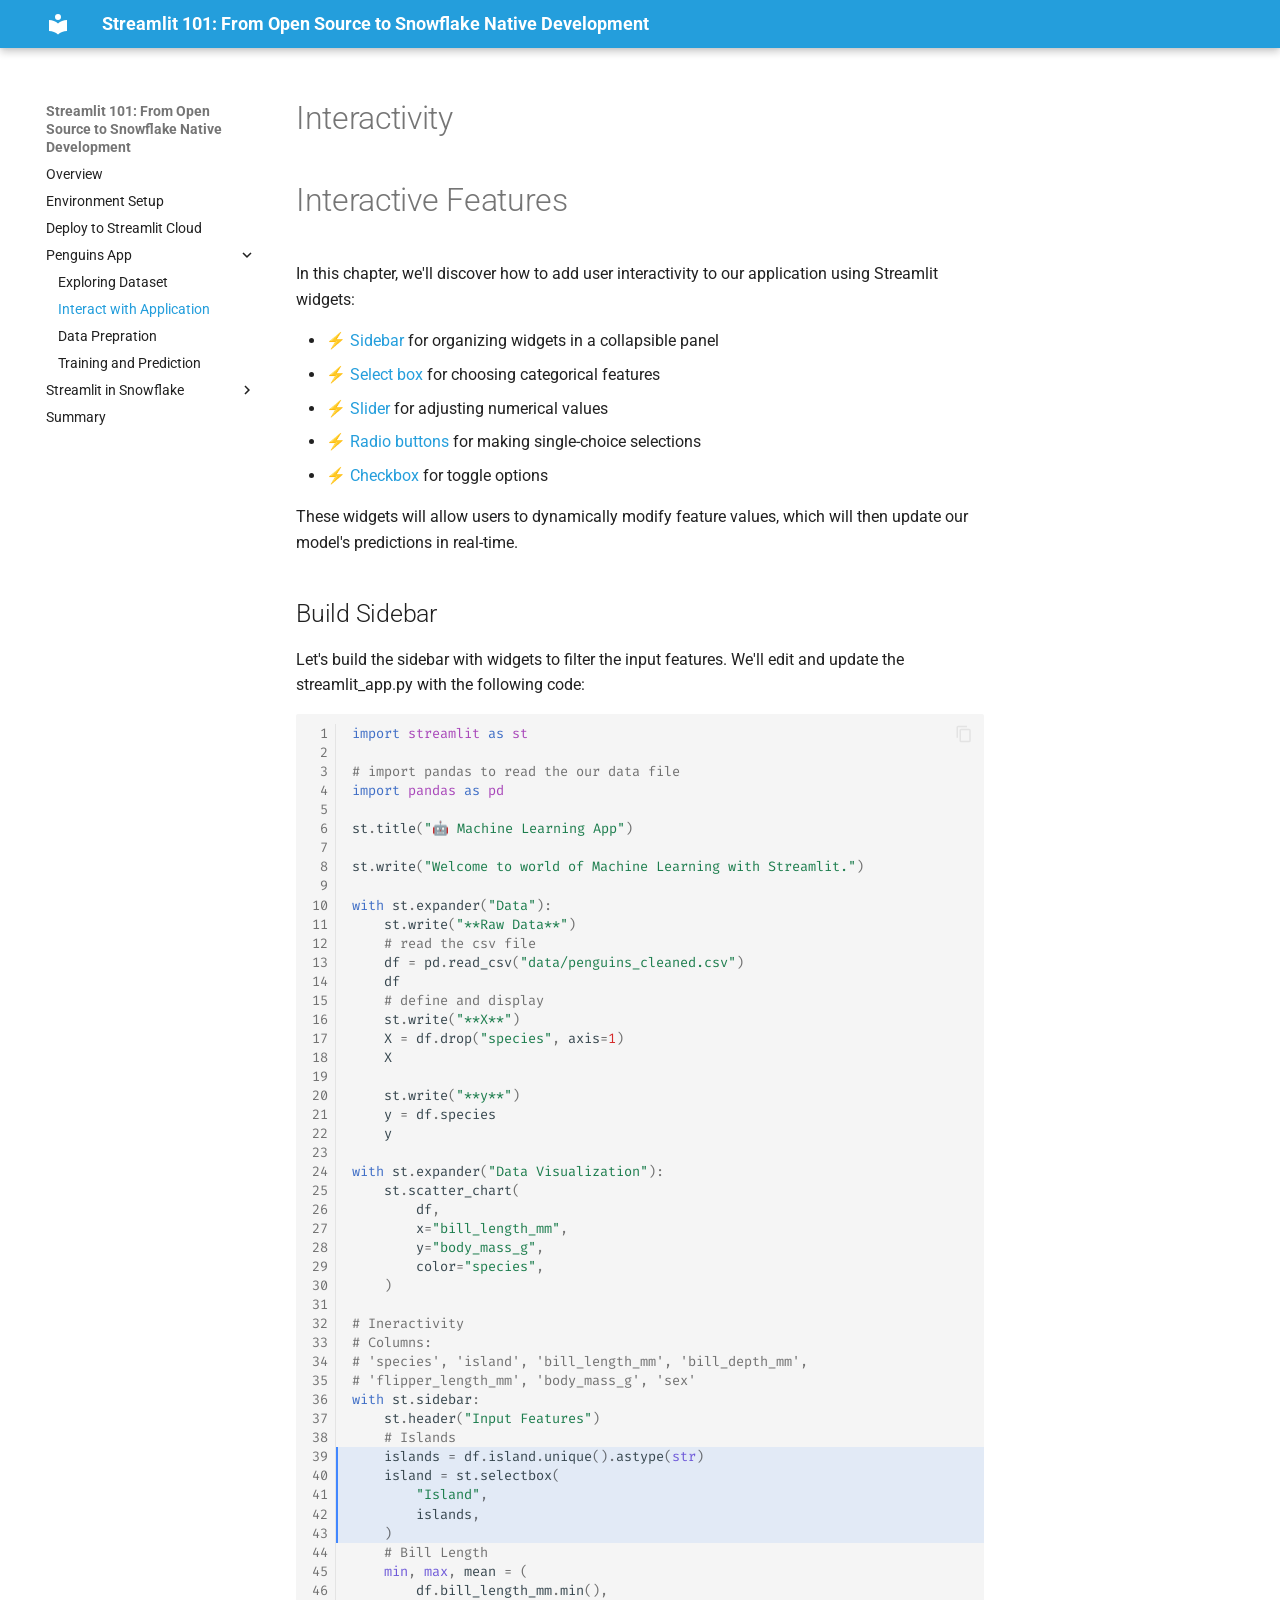
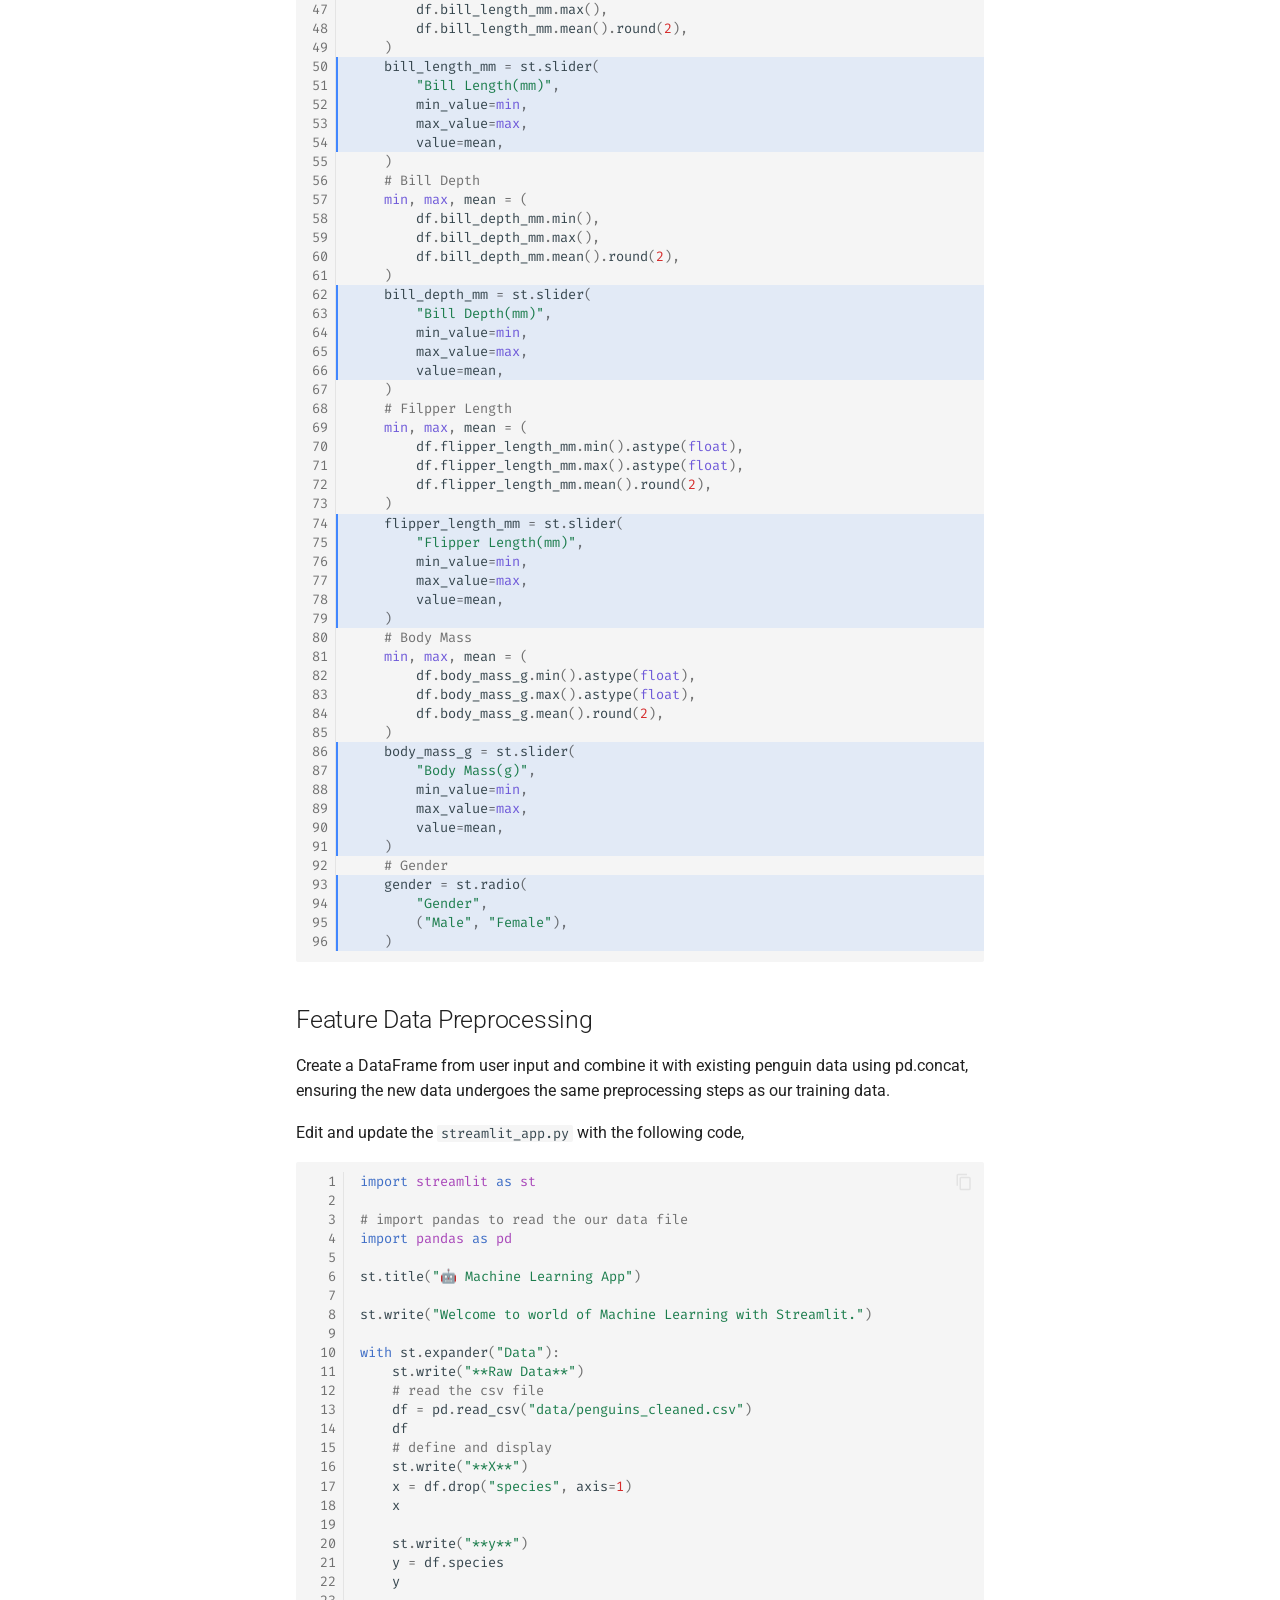
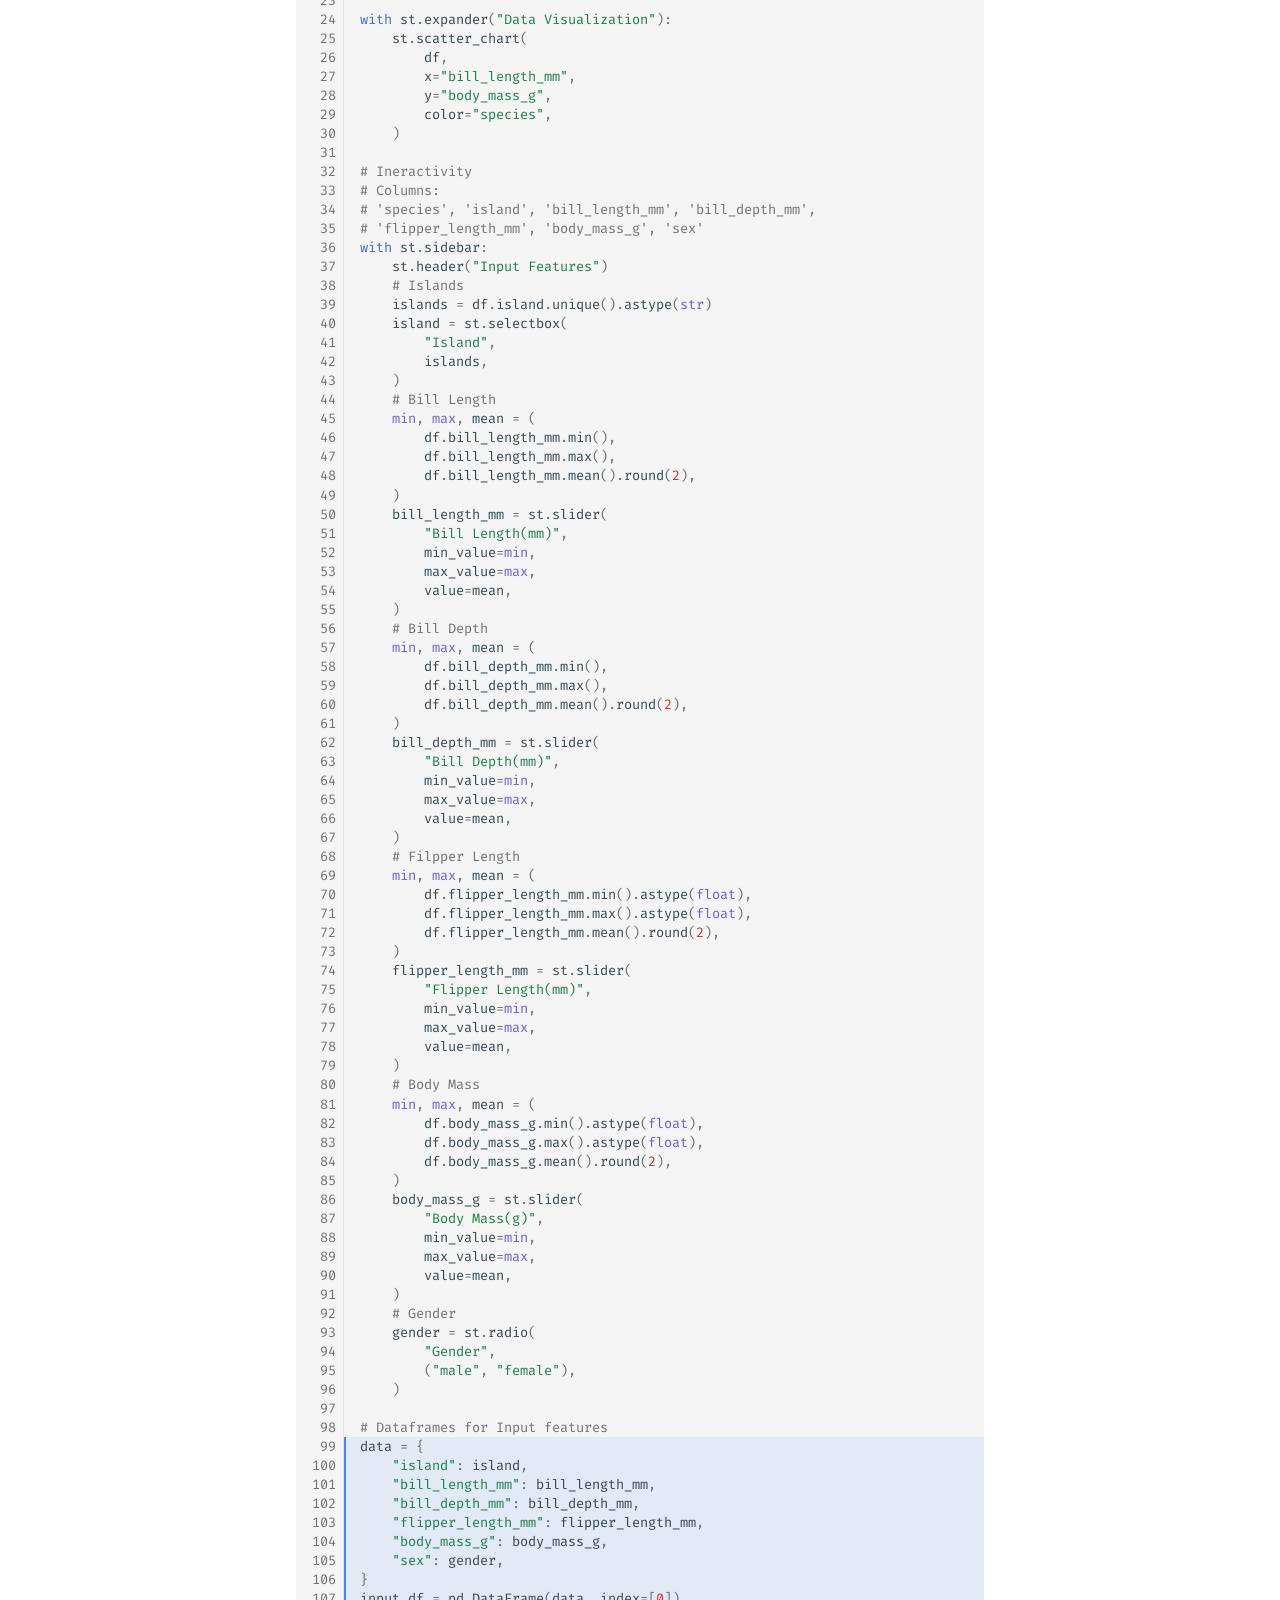
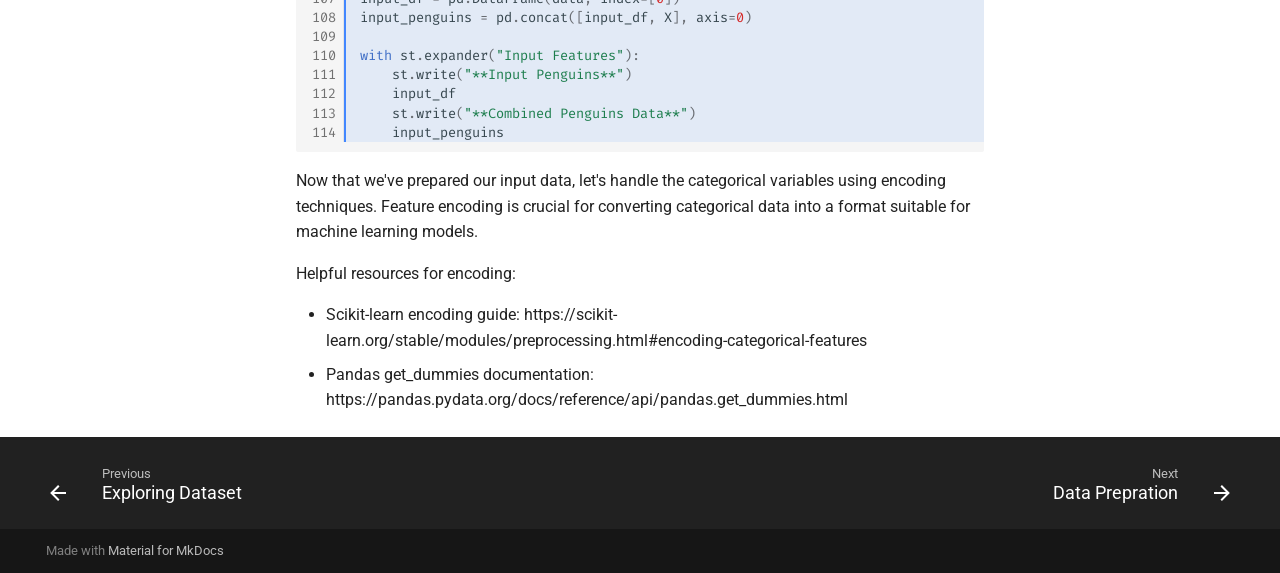
<file: interactivity/index.html>
<!doctype html>
<html lang="en" class="no-js">
  <head>
    
      <meta charset="utf-8">
      <meta name="viewport" content="width=device-width,initial-scale=1">
      
        <meta name="description" content="Getting started with Streamlit OSS and Streamlit in Snowflake.">
      
      
      
        <link rel="canonical" href="https://snowflake-labs.github.io/zero-to-streamlit/interactivity/">
      
      
        <link rel="prev" href="../datset/">
      
      
        <link rel="next" href="../data_prepration/">
      
      
      <link rel="icon" href="../assets/images/favicon.png">
      <meta name="generator" content="mkdocs-1.6.1, mkdocs-material-9.5.44">
    
    
      
        <title>Interact with Application - Streamlit 101: From Open Source to Snowflake Native Development</title>
      
    
    
      <link rel="stylesheet" href="../assets/stylesheets/main.0253249f.min.css">
      
        
        <link rel="stylesheet" href="../assets/stylesheets/palette.06af60db.min.css">
      
      


    
    
      
    
    
      
        
        
        <link rel="preconnect" href="https://fonts.gstatic.com" crossorigin>
        <link rel="stylesheet" href="https://fonts.googleapis.com/css?family=Roboto:300,300i,400,400i,700,700i%7CFira+Code:400,400i,700,700i&display=fallback">
        <style>:root{--md-text-font:"Roboto";--md-code-font:"Fira Code"}</style>
      
    
    
      <link rel="stylesheet" href="../stylesheets/extra.css">
    
    <script>__md_scope=new URL("..",location),__md_hash=e=>[...e].reduce(((e,_)=>(e<<5)-e+_.charCodeAt(0)),0),__md_get=(e,_=localStorage,t=__md_scope)=>JSON.parse(_.getItem(t.pathname+"."+e)),__md_set=(e,_,t=localStorage,a=__md_scope)=>{try{t.setItem(a.pathname+"."+e,JSON.stringify(_))}catch(e){}}</script>
    
      

    
    
    
  </head>
  
  
    
    
    
    
    
    <body dir="ltr" data-md-color-scheme="default" data-md-color-primary="custom" data-md-color-accent="indigo">
  
    
    <input class="md-toggle" data-md-toggle="drawer" type="checkbox" id="__drawer" autocomplete="off">
    <input class="md-toggle" data-md-toggle="search" type="checkbox" id="__search" autocomplete="off">
    <label class="md-overlay" for="__drawer"></label>
    <div data-md-component="skip">
      
        
        <a href="#interactivity" class="md-skip">
          Skip to content
        </a>
      
    </div>
    <div data-md-component="announce">
      
    </div>
    
    
      

  

<header class="md-header md-header--shadow" data-md-component="header">
  <nav class="md-header__inner md-grid" aria-label="Header">
    <a href=".." title="Streamlit 101: From Open Source to Snowflake Native Development" class="md-header__button md-logo" aria-label="Streamlit 101: From Open Source to Snowflake Native Development" data-md-component="logo">
      
  
  <svg xmlns="http://www.w3.org/2000/svg" viewBox="0 0 24 24"><path d="M12 8a3 3 0 0 0 3-3 3 3 0 0 0-3-3 3 3 0 0 0-3 3 3 3 0 0 0 3 3m0 3.54C9.64 9.35 6.5 8 3 8v11c3.5 0 6.64 1.35 9 3.54 2.36-2.19 5.5-3.54 9-3.54V8c-3.5 0-6.64 1.35-9 3.54"/></svg>

    </a>
    <label class="md-header__button md-icon" for="__drawer">
      
      <svg xmlns="http://www.w3.org/2000/svg" viewBox="0 0 24 24"><path d="M3 6h18v2H3zm0 5h18v2H3zm0 5h18v2H3z"/></svg>
    </label>
    <div class="md-header__title" data-md-component="header-title">
      <div class="md-header__ellipsis">
        <div class="md-header__topic">
          <span class="md-ellipsis">
            Streamlit 101: From Open Source to Snowflake Native Development
          </span>
        </div>
        <div class="md-header__topic" data-md-component="header-topic">
          <span class="md-ellipsis">
            
              Interact with Application
            
          </span>
        </div>
      </div>
    </div>
    
      
    
    
    
    
    
  </nav>
  
</header>
    
    <div class="md-container" data-md-component="container">
      
      
        
          
        
      
      <main class="md-main" data-md-component="main">
        <div class="md-main__inner md-grid">
          
            
              
              <div class="md-sidebar md-sidebar--primary" data-md-component="sidebar" data-md-type="navigation" >
                <div class="md-sidebar__scrollwrap">
                  <div class="md-sidebar__inner">
                    



<nav class="md-nav md-nav--primary" aria-label="Navigation" data-md-level="0">
  <label class="md-nav__title" for="__drawer">
    <a href=".." title="Streamlit 101: From Open Source to Snowflake Native Development" class="md-nav__button md-logo" aria-label="Streamlit 101: From Open Source to Snowflake Native Development" data-md-component="logo">
      
  
  <svg xmlns="http://www.w3.org/2000/svg" viewBox="0 0 24 24"><path d="M12 8a3 3 0 0 0 3-3 3 3 0 0 0-3-3 3 3 0 0 0-3 3 3 3 0 0 0 3 3m0 3.54C9.64 9.35 6.5 8 3 8v11c3.5 0 6.64 1.35 9 3.54 2.36-2.19 5.5-3.54 9-3.54V8c-3.5 0-6.64 1.35-9 3.54"/></svg>

    </a>
    Streamlit 101: From Open Source to Snowflake Native Development
  </label>
  
  <ul class="md-nav__list" data-md-scrollfix>
    
      
      
  
  
  
  
    <li class="md-nav__item">
      <a href=".." class="md-nav__link">
        
  
  <span class="md-ellipsis">
    Overview
  </span>
  

      </a>
    </li>
  

    
      
      
  
  
  
  
    <li class="md-nav__item">
      <a href="../setup/" class="md-nav__link">
        
  
  <span class="md-ellipsis">
    Environment Setup
  </span>
  

      </a>
    </li>
  

    
      
      
  
  
  
  
    <li class="md-nav__item">
      <a href="../deploy_to_streamlit_cloud/" class="md-nav__link">
        
  
  <span class="md-ellipsis">
    Deploy to Streamlit Cloud
  </span>
  

      </a>
    </li>
  

    
      
      
  
  
    
  
  
  
    
    
    
    
    <li class="md-nav__item md-nav__item--active md-nav__item--nested">
      
        
        
        <input class="md-nav__toggle md-toggle " type="checkbox" id="__nav_4" checked>
        
          
          <label class="md-nav__link" for="__nav_4" id="__nav_4_label" tabindex="0">
            
  
  <span class="md-ellipsis">
    Penguins App
  </span>
  

            <span class="md-nav__icon md-icon"></span>
          </label>
        
        <nav class="md-nav" data-md-level="1" aria-labelledby="__nav_4_label" aria-expanded="true">
          <label class="md-nav__title" for="__nav_4">
            <span class="md-nav__icon md-icon"></span>
            Penguins App
          </label>
          <ul class="md-nav__list" data-md-scrollfix>
            
              
                
  
  
  
  
    <li class="md-nav__item">
      <a href="../datset/" class="md-nav__link">
        
  
  <span class="md-ellipsis">
    Exploring Dataset
  </span>
  

      </a>
    </li>
  

              
            
              
                
  
  
    
  
  
  
    <li class="md-nav__item md-nav__item--active">
      
      <input class="md-nav__toggle md-toggle" type="checkbox" id="__toc">
      
      
        
      
      
      <a href="./" class="md-nav__link md-nav__link--active">
        
  
  <span class="md-ellipsis">
    Interact with Application
  </span>
  

      </a>
      
    </li>
  

              
            
              
                
  
  
  
  
    <li class="md-nav__item">
      <a href="../data_prepration/" class="md-nav__link">
        
  
  <span class="md-ellipsis">
    Data Prepration
  </span>
  

      </a>
    </li>
  

              
            
              
                
  
  
  
  
    <li class="md-nav__item">
      <a href="../train_and_predict/" class="md-nav__link">
        
  
  <span class="md-ellipsis">
    Training and Prediction
  </span>
  

      </a>
    </li>
  

              
            
          </ul>
        </nav>
      
    </li>
  

    
      
      
  
  
  
  
    
    
    
    
    <li class="md-nav__item md-nav__item--nested">
      
        
        
        <input class="md-nav__toggle md-toggle " type="checkbox" id="__nav_5" >
        
          
          <label class="md-nav__link" for="__nav_5" id="__nav_5_label" tabindex="0">
            
  
  <span class="md-ellipsis">
    Streamlit in  Snowflake
  </span>
  

            <span class="md-nav__icon md-icon"></span>
          </label>
        
        <nav class="md-nav" data-md-level="1" aria-labelledby="__nav_5_label" aria-expanded="false">
          <label class="md-nav__title" for="__nav_5">
            <span class="md-nav__icon md-icon"></span>
            Streamlit in  Snowflake
          </label>
          <ul class="md-nav__list" data-md-scrollfix>
            
              
                
  
  
  
  
    <li class="md-nav__item">
      <a href="../snowflake_deploy/" class="md-nav__link">
        
  
  <span class="md-ellipsis">
    Deploy to Snowflake
  </span>
  

      </a>
    </li>
  

              
            
          </ul>
        </nav>
      
    </li>
  

    
      
      
  
  
  
  
    <li class="md-nav__item">
      <a href="../summary/" class="md-nav__link">
        
  
  <span class="md-ellipsis">
    Summary
  </span>
  

      </a>
    </li>
  

    
  </ul>
</nav>
                  </div>
                </div>
              </div>
            
            
              
              <div class="md-sidebar md-sidebar--secondary" data-md-component="sidebar" data-md-type="toc" >
                <div class="md-sidebar__scrollwrap">
                  <div class="md-sidebar__inner">
                    

<nav class="md-nav md-nav--secondary" aria-label="Table of contents">
  
  
  
    
  
  
</nav>
                  </div>
                </div>
              </div>
            
          
          
            <div class="md-content" data-md-component="content">
              <article class="md-content__inner md-typeset">
                
                  


<h1 id="interactivity">Interactivity<a class="headerlink" href="#interactivity" title="Permanent link">&para;</a></h1>
<h1 id="interactive-features">Interactive Features<a class="headerlink" href="#interactive-features" title="Permanent link">&para;</a></h1>
<p>In this chapter, we'll discover how to add user interactivity to our application using Streamlit widgets:</p>
<ul>
<li><a href="https://docs.streamlit.io/library/api-reference/layout/st.sidebar" target="_blank">⚡ Sidebar</a> for organizing widgets in a collapsible panel</li>
<li><a href="https://docs.streamlit.io/library/api-reference/widgets/st.selectbox" target="_blank">⚡ Select box</a> for choosing categorical features</li>
<li><a href="https://docs.streamlit.io/library/api-reference/widgets/st.slider" target="_blank">⚡ Slider</a> for adjusting numerical values</li>
<li><a href="https://docs.streamlit.io/library/api-reference/widgets/st.radio" target="_blank">⚡ Radio buttons</a> for making single-choice selections</li>
<li><a href="https://docs.streamlit.io/library/api-reference/widgets/st.checkbox" target="_blank">⚡ Checkbox</a> for toggle options</li>
</ul>
<p>These widgets will allow users to dynamically modify feature values, which will then update our model's predictions in real-time.</p>
<h2 id="build-sidebar">Build Sidebar<a class="headerlink" href="#build-sidebar" title="Permanent link">&para;</a></h2>
<p>Let's build the sidebar with widgets to filter the input features. We'll edit and update the streamlit_app.py with the following code:</p>
<div class="language-py highlight"><table class="highlighttable"><tr><td class="linenos"><div class="linenodiv"><pre><span></span><span class="normal"><a href="#__codelineno-0-1"> 1</a></span>
<span class="normal"><a href="#__codelineno-0-2"> 2</a></span>
<span class="normal"><a href="#__codelineno-0-3"> 3</a></span>
<span class="normal"><a href="#__codelineno-0-4"> 4</a></span>
<span class="normal"><a href="#__codelineno-0-5"> 5</a></span>
<span class="normal"><a href="#__codelineno-0-6"> 6</a></span>
<span class="normal"><a href="#__codelineno-0-7"> 7</a></span>
<span class="normal"><a href="#__codelineno-0-8"> 8</a></span>
<span class="normal"><a href="#__codelineno-0-9"> 9</a></span>
<span class="normal"><a href="#__codelineno-0-10">10</a></span>
<span class="normal"><a href="#__codelineno-0-11">11</a></span>
<span class="normal"><a href="#__codelineno-0-12">12</a></span>
<span class="normal"><a href="#__codelineno-0-13">13</a></span>
<span class="normal"><a href="#__codelineno-0-14">14</a></span>
<span class="normal"><a href="#__codelineno-0-15">15</a></span>
<span class="normal"><a href="#__codelineno-0-16">16</a></span>
<span class="normal"><a href="#__codelineno-0-17">17</a></span>
<span class="normal"><a href="#__codelineno-0-18">18</a></span>
<span class="normal"><a href="#__codelineno-0-19">19</a></span>
<span class="normal"><a href="#__codelineno-0-20">20</a></span>
<span class="normal"><a href="#__codelineno-0-21">21</a></span>
<span class="normal"><a href="#__codelineno-0-22">22</a></span>
<span class="normal"><a href="#__codelineno-0-23">23</a></span>
<span class="normal"><a href="#__codelineno-0-24">24</a></span>
<span class="normal"><a href="#__codelineno-0-25">25</a></span>
<span class="normal"><a href="#__codelineno-0-26">26</a></span>
<span class="normal"><a href="#__codelineno-0-27">27</a></span>
<span class="normal"><a href="#__codelineno-0-28">28</a></span>
<span class="normal"><a href="#__codelineno-0-29">29</a></span>
<span class="normal"><a href="#__codelineno-0-30">30</a></span>
<span class="normal"><a href="#__codelineno-0-31">31</a></span>
<span class="normal"><a href="#__codelineno-0-32">32</a></span>
<span class="normal"><a href="#__codelineno-0-33">33</a></span>
<span class="normal"><a href="#__codelineno-0-34">34</a></span>
<span class="normal"><a href="#__codelineno-0-35">35</a></span>
<span class="normal"><a href="#__codelineno-0-36">36</a></span>
<span class="normal"><a href="#__codelineno-0-37">37</a></span>
<span class="normal"><a href="#__codelineno-0-38">38</a></span>
<span class="normal"><a href="#__codelineno-0-39">39</a></span>
<span class="normal"><a href="#__codelineno-0-40">40</a></span>
<span class="normal"><a href="#__codelineno-0-41">41</a></span>
<span class="normal"><a href="#__codelineno-0-42">42</a></span>
<span class="normal"><a href="#__codelineno-0-43">43</a></span>
<span class="normal"><a href="#__codelineno-0-44">44</a></span>
<span class="normal"><a href="#__codelineno-0-45">45</a></span>
<span class="normal"><a href="#__codelineno-0-46">46</a></span>
<span class="normal"><a href="#__codelineno-0-47">47</a></span>
<span class="normal"><a href="#__codelineno-0-48">48</a></span>
<span class="normal"><a href="#__codelineno-0-49">49</a></span>
<span class="normal"><a href="#__codelineno-0-50">50</a></span>
<span class="normal"><a href="#__codelineno-0-51">51</a></span>
<span class="normal"><a href="#__codelineno-0-52">52</a></span>
<span class="normal"><a href="#__codelineno-0-53">53</a></span>
<span class="normal"><a href="#__codelineno-0-54">54</a></span>
<span class="normal"><a href="#__codelineno-0-55">55</a></span>
<span class="normal"><a href="#__codelineno-0-56">56</a></span>
<span class="normal"><a href="#__codelineno-0-57">57</a></span>
<span class="normal"><a href="#__codelineno-0-58">58</a></span>
<span class="normal"><a href="#__codelineno-0-59">59</a></span>
<span class="normal"><a href="#__codelineno-0-60">60</a></span>
<span class="normal"><a href="#__codelineno-0-61">61</a></span>
<span class="normal"><a href="#__codelineno-0-62">62</a></span>
<span class="normal"><a href="#__codelineno-0-63">63</a></span>
<span class="normal"><a href="#__codelineno-0-64">64</a></span>
<span class="normal"><a href="#__codelineno-0-65">65</a></span>
<span class="normal"><a href="#__codelineno-0-66">66</a></span>
<span class="normal"><a href="#__codelineno-0-67">67</a></span>
<span class="normal"><a href="#__codelineno-0-68">68</a></span>
<span class="normal"><a href="#__codelineno-0-69">69</a></span>
<span class="normal"><a href="#__codelineno-0-70">70</a></span>
<span class="normal"><a href="#__codelineno-0-71">71</a></span>
<span class="normal"><a href="#__codelineno-0-72">72</a></span>
<span class="normal"><a href="#__codelineno-0-73">73</a></span>
<span class="normal"><a href="#__codelineno-0-74">74</a></span>
<span class="normal"><a href="#__codelineno-0-75">75</a></span>
<span class="normal"><a href="#__codelineno-0-76">76</a></span>
<span class="normal"><a href="#__codelineno-0-77">77</a></span>
<span class="normal"><a href="#__codelineno-0-78">78</a></span>
<span class="normal"><a href="#__codelineno-0-79">79</a></span>
<span class="normal"><a href="#__codelineno-0-80">80</a></span>
<span class="normal"><a href="#__codelineno-0-81">81</a></span>
<span class="normal"><a href="#__codelineno-0-82">82</a></span>
<span class="normal"><a href="#__codelineno-0-83">83</a></span>
<span class="normal"><a href="#__codelineno-0-84">84</a></span>
<span class="normal"><a href="#__codelineno-0-85">85</a></span>
<span class="normal"><a href="#__codelineno-0-86">86</a></span>
<span class="normal"><a href="#__codelineno-0-87">87</a></span>
<span class="normal"><a href="#__codelineno-0-88">88</a></span>
<span class="normal"><a href="#__codelineno-0-89">89</a></span>
<span class="normal"><a href="#__codelineno-0-90">90</a></span>
<span class="normal"><a href="#__codelineno-0-91">91</a></span>
<span class="normal"><a href="#__codelineno-0-92">92</a></span>
<span class="normal"><a href="#__codelineno-0-93">93</a></span>
<span class="normal"><a href="#__codelineno-0-94">94</a></span>
<span class="normal"><a href="#__codelineno-0-95">95</a></span>
<span class="normal"><a href="#__codelineno-0-96">96</a></span></pre></div></td><td class="code"><div><pre><span></span><code><span id="__span-0-1"><a id="__codelineno-0-1" name="__codelineno-0-1"></a><span class="kn">import</span> <span class="nn">streamlit</span> <span class="k">as</span> <span class="nn">st</span>
</span><span id="__span-0-2"><a id="__codelineno-0-2" name="__codelineno-0-2"></a>
</span><span id="__span-0-3"><a id="__codelineno-0-3" name="__codelineno-0-3"></a><span class="c1"># import pandas to read the our data file</span>
</span><span id="__span-0-4"><a id="__codelineno-0-4" name="__codelineno-0-4"></a><span class="kn">import</span> <span class="nn">pandas</span> <span class="k">as</span> <span class="nn">pd</span>
</span><span id="__span-0-5"><a id="__codelineno-0-5" name="__codelineno-0-5"></a>
</span><span id="__span-0-6"><a id="__codelineno-0-6" name="__codelineno-0-6"></a><span class="n">st</span><span class="o">.</span><span class="n">title</span><span class="p">(</span><span class="s2">&quot;🤖 Machine Learning App&quot;</span><span class="p">)</span>
</span><span id="__span-0-7"><a id="__codelineno-0-7" name="__codelineno-0-7"></a>
</span><span id="__span-0-8"><a id="__codelineno-0-8" name="__codelineno-0-8"></a><span class="n">st</span><span class="o">.</span><span class="n">write</span><span class="p">(</span><span class="s2">&quot;Welcome to world of Machine Learning with Streamlit.&quot;</span><span class="p">)</span>
</span><span id="__span-0-9"><a id="__codelineno-0-9" name="__codelineno-0-9"></a>
</span><span id="__span-0-10"><a id="__codelineno-0-10" name="__codelineno-0-10"></a><span class="k">with</span> <span class="n">st</span><span class="o">.</span><span class="n">expander</span><span class="p">(</span><span class="s2">&quot;Data&quot;</span><span class="p">):</span>
</span><span id="__span-0-11"><a id="__codelineno-0-11" name="__codelineno-0-11"></a>    <span class="n">st</span><span class="o">.</span><span class="n">write</span><span class="p">(</span><span class="s2">&quot;**Raw Data**&quot;</span><span class="p">)</span>
</span><span id="__span-0-12"><a id="__codelineno-0-12" name="__codelineno-0-12"></a>    <span class="c1"># read the csv file</span>
</span><span id="__span-0-13"><a id="__codelineno-0-13" name="__codelineno-0-13"></a>    <span class="n">df</span> <span class="o">=</span> <span class="n">pd</span><span class="o">.</span><span class="n">read_csv</span><span class="p">(</span><span class="s2">&quot;data/penguins_cleaned.csv&quot;</span><span class="p">)</span>
</span><span id="__span-0-14"><a id="__codelineno-0-14" name="__codelineno-0-14"></a>    <span class="n">df</span>
</span><span id="__span-0-15"><a id="__codelineno-0-15" name="__codelineno-0-15"></a>    <span class="c1"># define and display</span>
</span><span id="__span-0-16"><a id="__codelineno-0-16" name="__codelineno-0-16"></a>    <span class="n">st</span><span class="o">.</span><span class="n">write</span><span class="p">(</span><span class="s2">&quot;**X**&quot;</span><span class="p">)</span>
</span><span id="__span-0-17"><a id="__codelineno-0-17" name="__codelineno-0-17"></a>    <span class="n">X</span> <span class="o">=</span> <span class="n">df</span><span class="o">.</span><span class="n">drop</span><span class="p">(</span><span class="s2">&quot;species&quot;</span><span class="p">,</span> <span class="n">axis</span><span class="o">=</span><span class="mi">1</span><span class="p">)</span>
</span><span id="__span-0-18"><a id="__codelineno-0-18" name="__codelineno-0-18"></a>    <span class="n">X</span>
</span><span id="__span-0-19"><a id="__codelineno-0-19" name="__codelineno-0-19"></a>
</span><span id="__span-0-20"><a id="__codelineno-0-20" name="__codelineno-0-20"></a>    <span class="n">st</span><span class="o">.</span><span class="n">write</span><span class="p">(</span><span class="s2">&quot;**y**&quot;</span><span class="p">)</span>
</span><span id="__span-0-21"><a id="__codelineno-0-21" name="__codelineno-0-21"></a>    <span class="n">y</span> <span class="o">=</span> <span class="n">df</span><span class="o">.</span><span class="n">species</span>
</span><span id="__span-0-22"><a id="__codelineno-0-22" name="__codelineno-0-22"></a>    <span class="n">y</span>
</span><span id="__span-0-23"><a id="__codelineno-0-23" name="__codelineno-0-23"></a>
</span><span id="__span-0-24"><a id="__codelineno-0-24" name="__codelineno-0-24"></a><span class="k">with</span> <span class="n">st</span><span class="o">.</span><span class="n">expander</span><span class="p">(</span><span class="s2">&quot;Data Visualization&quot;</span><span class="p">):</span>
</span><span id="__span-0-25"><a id="__codelineno-0-25" name="__codelineno-0-25"></a>    <span class="n">st</span><span class="o">.</span><span class="n">scatter_chart</span><span class="p">(</span>
</span><span id="__span-0-26"><a id="__codelineno-0-26" name="__codelineno-0-26"></a>        <span class="n">df</span><span class="p">,</span>
</span><span id="__span-0-27"><a id="__codelineno-0-27" name="__codelineno-0-27"></a>        <span class="n">x</span><span class="o">=</span><span class="s2">&quot;bill_length_mm&quot;</span><span class="p">,</span>
</span><span id="__span-0-28"><a id="__codelineno-0-28" name="__codelineno-0-28"></a>        <span class="n">y</span><span class="o">=</span><span class="s2">&quot;body_mass_g&quot;</span><span class="p">,</span>
</span><span id="__span-0-29"><a id="__codelineno-0-29" name="__codelineno-0-29"></a>        <span class="n">color</span><span class="o">=</span><span class="s2">&quot;species&quot;</span><span class="p">,</span>
</span><span id="__span-0-30"><a id="__codelineno-0-30" name="__codelineno-0-30"></a>    <span class="p">)</span>
</span><span id="__span-0-31"><a id="__codelineno-0-31" name="__codelineno-0-31"></a>
</span><span id="__span-0-32"><a id="__codelineno-0-32" name="__codelineno-0-32"></a><span class="c1"># Ineractivity</span>
</span><span id="__span-0-33"><a id="__codelineno-0-33" name="__codelineno-0-33"></a><span class="c1"># Columns:</span>
</span><span id="__span-0-34"><a id="__codelineno-0-34" name="__codelineno-0-34"></a><span class="c1"># &#39;species&#39;, &#39;island&#39;, &#39;bill_length_mm&#39;, &#39;bill_depth_mm&#39;,</span>
</span><span id="__span-0-35"><a id="__codelineno-0-35" name="__codelineno-0-35"></a><span class="c1"># &#39;flipper_length_mm&#39;, &#39;body_mass_g&#39;, &#39;sex&#39;</span>
</span><span id="__span-0-36"><a id="__codelineno-0-36" name="__codelineno-0-36"></a><span class="k">with</span> <span class="n">st</span><span class="o">.</span><span class="n">sidebar</span><span class="p">:</span>
</span><span id="__span-0-37"><a id="__codelineno-0-37" name="__codelineno-0-37"></a>    <span class="n">st</span><span class="o">.</span><span class="n">header</span><span class="p">(</span><span class="s2">&quot;Input Features&quot;</span><span class="p">)</span>
</span><span id="__span-0-38"><a id="__codelineno-0-38" name="__codelineno-0-38"></a>    <span class="c1"># Islands</span>
</span><span id="__span-0-39"><a id="__codelineno-0-39" name="__codelineno-0-39"></a><span class="hll">    <span class="n">islands</span> <span class="o">=</span> <span class="n">df</span><span class="o">.</span><span class="n">island</span><span class="o">.</span><span class="n">unique</span><span class="p">()</span><span class="o">.</span><span class="n">astype</span><span class="p">(</span><span class="nb">str</span><span class="p">)</span>
</span></span><span id="__span-0-40"><a id="__codelineno-0-40" name="__codelineno-0-40"></a><span class="hll">    <span class="n">island</span> <span class="o">=</span> <span class="n">st</span><span class="o">.</span><span class="n">selectbox</span><span class="p">(</span>
</span></span><span id="__span-0-41"><a id="__codelineno-0-41" name="__codelineno-0-41"></a><span class="hll">        <span class="s2">&quot;Island&quot;</span><span class="p">,</span>
</span></span><span id="__span-0-42"><a id="__codelineno-0-42" name="__codelineno-0-42"></a><span class="hll">        <span class="n">islands</span><span class="p">,</span>
</span></span><span id="__span-0-43"><a id="__codelineno-0-43" name="__codelineno-0-43"></a><span class="hll">    <span class="p">)</span>
</span></span><span id="__span-0-44"><a id="__codelineno-0-44" name="__codelineno-0-44"></a>    <span class="c1"># Bill Length</span>
</span><span id="__span-0-45"><a id="__codelineno-0-45" name="__codelineno-0-45"></a>    <span class="nb">min</span><span class="p">,</span> <span class="nb">max</span><span class="p">,</span> <span class="n">mean</span> <span class="o">=</span> <span class="p">(</span>
</span><span id="__span-0-46"><a id="__codelineno-0-46" name="__codelineno-0-46"></a>        <span class="n">df</span><span class="o">.</span><span class="n">bill_length_mm</span><span class="o">.</span><span class="n">min</span><span class="p">(),</span>
</span><span id="__span-0-47"><a id="__codelineno-0-47" name="__codelineno-0-47"></a>        <span class="n">df</span><span class="o">.</span><span class="n">bill_length_mm</span><span class="o">.</span><span class="n">max</span><span class="p">(),</span>
</span><span id="__span-0-48"><a id="__codelineno-0-48" name="__codelineno-0-48"></a>        <span class="n">df</span><span class="o">.</span><span class="n">bill_length_mm</span><span class="o">.</span><span class="n">mean</span><span class="p">()</span><span class="o">.</span><span class="n">round</span><span class="p">(</span><span class="mi">2</span><span class="p">),</span>
</span><span id="__span-0-49"><a id="__codelineno-0-49" name="__codelineno-0-49"></a>    <span class="p">)</span>
</span><span id="__span-0-50"><a id="__codelineno-0-50" name="__codelineno-0-50"></a><span class="hll">    <span class="n">bill_length_mm</span> <span class="o">=</span> <span class="n">st</span><span class="o">.</span><span class="n">slider</span><span class="p">(</span>
</span></span><span id="__span-0-51"><a id="__codelineno-0-51" name="__codelineno-0-51"></a><span class="hll">        <span class="s2">&quot;Bill Length(mm)&quot;</span><span class="p">,</span>
</span></span><span id="__span-0-52"><a id="__codelineno-0-52" name="__codelineno-0-52"></a><span class="hll">        <span class="n">min_value</span><span class="o">=</span><span class="nb">min</span><span class="p">,</span>
</span></span><span id="__span-0-53"><a id="__codelineno-0-53" name="__codelineno-0-53"></a><span class="hll">        <span class="n">max_value</span><span class="o">=</span><span class="nb">max</span><span class="p">,</span>
</span></span><span id="__span-0-54"><a id="__codelineno-0-54" name="__codelineno-0-54"></a><span class="hll">        <span class="n">value</span><span class="o">=</span><span class="n">mean</span><span class="p">,</span>
</span></span><span id="__span-0-55"><a id="__codelineno-0-55" name="__codelineno-0-55"></a>    <span class="p">)</span>
</span><span id="__span-0-56"><a id="__codelineno-0-56" name="__codelineno-0-56"></a>    <span class="c1"># Bill Depth</span>
</span><span id="__span-0-57"><a id="__codelineno-0-57" name="__codelineno-0-57"></a>    <span class="nb">min</span><span class="p">,</span> <span class="nb">max</span><span class="p">,</span> <span class="n">mean</span> <span class="o">=</span> <span class="p">(</span>
</span><span id="__span-0-58"><a id="__codelineno-0-58" name="__codelineno-0-58"></a>        <span class="n">df</span><span class="o">.</span><span class="n">bill_depth_mm</span><span class="o">.</span><span class="n">min</span><span class="p">(),</span>
</span><span id="__span-0-59"><a id="__codelineno-0-59" name="__codelineno-0-59"></a>        <span class="n">df</span><span class="o">.</span><span class="n">bill_depth_mm</span><span class="o">.</span><span class="n">max</span><span class="p">(),</span>
</span><span id="__span-0-60"><a id="__codelineno-0-60" name="__codelineno-0-60"></a>        <span class="n">df</span><span class="o">.</span><span class="n">bill_depth_mm</span><span class="o">.</span><span class="n">mean</span><span class="p">()</span><span class="o">.</span><span class="n">round</span><span class="p">(</span><span class="mi">2</span><span class="p">),</span>
</span><span id="__span-0-61"><a id="__codelineno-0-61" name="__codelineno-0-61"></a>    <span class="p">)</span>
</span><span id="__span-0-62"><a id="__codelineno-0-62" name="__codelineno-0-62"></a><span class="hll">    <span class="n">bill_depth_mm</span> <span class="o">=</span> <span class="n">st</span><span class="o">.</span><span class="n">slider</span><span class="p">(</span>
</span></span><span id="__span-0-63"><a id="__codelineno-0-63" name="__codelineno-0-63"></a><span class="hll">        <span class="s2">&quot;Bill Depth(mm)&quot;</span><span class="p">,</span>
</span></span><span id="__span-0-64"><a id="__codelineno-0-64" name="__codelineno-0-64"></a><span class="hll">        <span class="n">min_value</span><span class="o">=</span><span class="nb">min</span><span class="p">,</span>
</span></span><span id="__span-0-65"><a id="__codelineno-0-65" name="__codelineno-0-65"></a><span class="hll">        <span class="n">max_value</span><span class="o">=</span><span class="nb">max</span><span class="p">,</span>
</span></span><span id="__span-0-66"><a id="__codelineno-0-66" name="__codelineno-0-66"></a><span class="hll">        <span class="n">value</span><span class="o">=</span><span class="n">mean</span><span class="p">,</span>
</span></span><span id="__span-0-67"><a id="__codelineno-0-67" name="__codelineno-0-67"></a>    <span class="p">)</span>
</span><span id="__span-0-68"><a id="__codelineno-0-68" name="__codelineno-0-68"></a>    <span class="c1"># Filpper Length</span>
</span><span id="__span-0-69"><a id="__codelineno-0-69" name="__codelineno-0-69"></a>    <span class="nb">min</span><span class="p">,</span> <span class="nb">max</span><span class="p">,</span> <span class="n">mean</span> <span class="o">=</span> <span class="p">(</span>
</span><span id="__span-0-70"><a id="__codelineno-0-70" name="__codelineno-0-70"></a>        <span class="n">df</span><span class="o">.</span><span class="n">flipper_length_mm</span><span class="o">.</span><span class="n">min</span><span class="p">()</span><span class="o">.</span><span class="n">astype</span><span class="p">(</span><span class="nb">float</span><span class="p">),</span>
</span><span id="__span-0-71"><a id="__codelineno-0-71" name="__codelineno-0-71"></a>        <span class="n">df</span><span class="o">.</span><span class="n">flipper_length_mm</span><span class="o">.</span><span class="n">max</span><span class="p">()</span><span class="o">.</span><span class="n">astype</span><span class="p">(</span><span class="nb">float</span><span class="p">),</span>
</span><span id="__span-0-72"><a id="__codelineno-0-72" name="__codelineno-0-72"></a>        <span class="n">df</span><span class="o">.</span><span class="n">flipper_length_mm</span><span class="o">.</span><span class="n">mean</span><span class="p">()</span><span class="o">.</span><span class="n">round</span><span class="p">(</span><span class="mi">2</span><span class="p">),</span>
</span><span id="__span-0-73"><a id="__codelineno-0-73" name="__codelineno-0-73"></a>    <span class="p">)</span>
</span><span id="__span-0-74"><a id="__codelineno-0-74" name="__codelineno-0-74"></a><span class="hll">    <span class="n">flipper_length_mm</span> <span class="o">=</span> <span class="n">st</span><span class="o">.</span><span class="n">slider</span><span class="p">(</span>
</span></span><span id="__span-0-75"><a id="__codelineno-0-75" name="__codelineno-0-75"></a><span class="hll">        <span class="s2">&quot;Flipper Length(mm)&quot;</span><span class="p">,</span>
</span></span><span id="__span-0-76"><a id="__codelineno-0-76" name="__codelineno-0-76"></a><span class="hll">        <span class="n">min_value</span><span class="o">=</span><span class="nb">min</span><span class="p">,</span>
</span></span><span id="__span-0-77"><a id="__codelineno-0-77" name="__codelineno-0-77"></a><span class="hll">        <span class="n">max_value</span><span class="o">=</span><span class="nb">max</span><span class="p">,</span>
</span></span><span id="__span-0-78"><a id="__codelineno-0-78" name="__codelineno-0-78"></a><span class="hll">        <span class="n">value</span><span class="o">=</span><span class="n">mean</span><span class="p">,</span>
</span></span><span id="__span-0-79"><a id="__codelineno-0-79" name="__codelineno-0-79"></a><span class="hll">    <span class="p">)</span>
</span></span><span id="__span-0-80"><a id="__codelineno-0-80" name="__codelineno-0-80"></a>    <span class="c1"># Body Mass</span>
</span><span id="__span-0-81"><a id="__codelineno-0-81" name="__codelineno-0-81"></a>    <span class="nb">min</span><span class="p">,</span> <span class="nb">max</span><span class="p">,</span> <span class="n">mean</span> <span class="o">=</span> <span class="p">(</span>
</span><span id="__span-0-82"><a id="__codelineno-0-82" name="__codelineno-0-82"></a>        <span class="n">df</span><span class="o">.</span><span class="n">body_mass_g</span><span class="o">.</span><span class="n">min</span><span class="p">()</span><span class="o">.</span><span class="n">astype</span><span class="p">(</span><span class="nb">float</span><span class="p">),</span>
</span><span id="__span-0-83"><a id="__codelineno-0-83" name="__codelineno-0-83"></a>        <span class="n">df</span><span class="o">.</span><span class="n">body_mass_g</span><span class="o">.</span><span class="n">max</span><span class="p">()</span><span class="o">.</span><span class="n">astype</span><span class="p">(</span><span class="nb">float</span><span class="p">),</span>
</span><span id="__span-0-84"><a id="__codelineno-0-84" name="__codelineno-0-84"></a>        <span class="n">df</span><span class="o">.</span><span class="n">body_mass_g</span><span class="o">.</span><span class="n">mean</span><span class="p">()</span><span class="o">.</span><span class="n">round</span><span class="p">(</span><span class="mi">2</span><span class="p">),</span>
</span><span id="__span-0-85"><a id="__codelineno-0-85" name="__codelineno-0-85"></a>    <span class="p">)</span>
</span><span id="__span-0-86"><a id="__codelineno-0-86" name="__codelineno-0-86"></a><span class="hll">    <span class="n">body_mass_g</span> <span class="o">=</span> <span class="n">st</span><span class="o">.</span><span class="n">slider</span><span class="p">(</span>
</span></span><span id="__span-0-87"><a id="__codelineno-0-87" name="__codelineno-0-87"></a><span class="hll">        <span class="s2">&quot;Body Mass(g)&quot;</span><span class="p">,</span>
</span></span><span id="__span-0-88"><a id="__codelineno-0-88" name="__codelineno-0-88"></a><span class="hll">        <span class="n">min_value</span><span class="o">=</span><span class="nb">min</span><span class="p">,</span>
</span></span><span id="__span-0-89"><a id="__codelineno-0-89" name="__codelineno-0-89"></a><span class="hll">        <span class="n">max_value</span><span class="o">=</span><span class="nb">max</span><span class="p">,</span>
</span></span><span id="__span-0-90"><a id="__codelineno-0-90" name="__codelineno-0-90"></a><span class="hll">        <span class="n">value</span><span class="o">=</span><span class="n">mean</span><span class="p">,</span>
</span></span><span id="__span-0-91"><a id="__codelineno-0-91" name="__codelineno-0-91"></a><span class="hll">    <span class="p">)</span>
</span></span><span id="__span-0-92"><a id="__codelineno-0-92" name="__codelineno-0-92"></a>    <span class="c1"># Gender</span>
</span><span id="__span-0-93"><a id="__codelineno-0-93" name="__codelineno-0-93"></a><span class="hll">    <span class="n">gender</span> <span class="o">=</span> <span class="n">st</span><span class="o">.</span><span class="n">radio</span><span class="p">(</span>
</span></span><span id="__span-0-94"><a id="__codelineno-0-94" name="__codelineno-0-94"></a><span class="hll">        <span class="s2">&quot;Gender&quot;</span><span class="p">,</span>
</span></span><span id="__span-0-95"><a id="__codelineno-0-95" name="__codelineno-0-95"></a><span class="hll">        <span class="p">(</span><span class="s2">&quot;Male&quot;</span><span class="p">,</span> <span class="s2">&quot;Female&quot;</span><span class="p">),</span>
</span></span><span id="__span-0-96"><a id="__codelineno-0-96" name="__codelineno-0-96"></a><span class="hll">    <span class="p">)</span>
</span></span></code></pre></div></td></tr></table></div>
<h2 id="feature-data-preprocessing">Feature Data Preprocessing<a class="headerlink" href="#feature-data-preprocessing" title="Permanent link">&para;</a></h2>
<p>Create a DataFrame from user input and combine it with existing penguin data using pd.concat, ensuring the new data undergoes the same preprocessing steps as our training data.</p>
<p>Edit and update the <code>streamlit_app.py</code> with the following code,</p>
<div class="language-py highlight"><table class="highlighttable"><tr><td class="linenos"><div class="linenodiv"><pre><span></span><span class="normal"><a href="#__codelineno-1-1">  1</a></span>
<span class="normal"><a href="#__codelineno-1-2">  2</a></span>
<span class="normal"><a href="#__codelineno-1-3">  3</a></span>
<span class="normal"><a href="#__codelineno-1-4">  4</a></span>
<span class="normal"><a href="#__codelineno-1-5">  5</a></span>
<span class="normal"><a href="#__codelineno-1-6">  6</a></span>
<span class="normal"><a href="#__codelineno-1-7">  7</a></span>
<span class="normal"><a href="#__codelineno-1-8">  8</a></span>
<span class="normal"><a href="#__codelineno-1-9">  9</a></span>
<span class="normal"><a href="#__codelineno-1-10"> 10</a></span>
<span class="normal"><a href="#__codelineno-1-11"> 11</a></span>
<span class="normal"><a href="#__codelineno-1-12"> 12</a></span>
<span class="normal"><a href="#__codelineno-1-13"> 13</a></span>
<span class="normal"><a href="#__codelineno-1-14"> 14</a></span>
<span class="normal"><a href="#__codelineno-1-15"> 15</a></span>
<span class="normal"><a href="#__codelineno-1-16"> 16</a></span>
<span class="normal"><a href="#__codelineno-1-17"> 17</a></span>
<span class="normal"><a href="#__codelineno-1-18"> 18</a></span>
<span class="normal"><a href="#__codelineno-1-19"> 19</a></span>
<span class="normal"><a href="#__codelineno-1-20"> 20</a></span>
<span class="normal"><a href="#__codelineno-1-21"> 21</a></span>
<span class="normal"><a href="#__codelineno-1-22"> 22</a></span>
<span class="normal"><a href="#__codelineno-1-23"> 23</a></span>
<span class="normal"><a href="#__codelineno-1-24"> 24</a></span>
<span class="normal"><a href="#__codelineno-1-25"> 25</a></span>
<span class="normal"><a href="#__codelineno-1-26"> 26</a></span>
<span class="normal"><a href="#__codelineno-1-27"> 27</a></span>
<span class="normal"><a href="#__codelineno-1-28"> 28</a></span>
<span class="normal"><a href="#__codelineno-1-29"> 29</a></span>
<span class="normal"><a href="#__codelineno-1-30"> 30</a></span>
<span class="normal"><a href="#__codelineno-1-31"> 31</a></span>
<span class="normal"><a href="#__codelineno-1-32"> 32</a></span>
<span class="normal"><a href="#__codelineno-1-33"> 33</a></span>
<span class="normal"><a href="#__codelineno-1-34"> 34</a></span>
<span class="normal"><a href="#__codelineno-1-35"> 35</a></span>
<span class="normal"><a href="#__codelineno-1-36"> 36</a></span>
<span class="normal"><a href="#__codelineno-1-37"> 37</a></span>
<span class="normal"><a href="#__codelineno-1-38"> 38</a></span>
<span class="normal"><a href="#__codelineno-1-39"> 39</a></span>
<span class="normal"><a href="#__codelineno-1-40"> 40</a></span>
<span class="normal"><a href="#__codelineno-1-41"> 41</a></span>
<span class="normal"><a href="#__codelineno-1-42"> 42</a></span>
<span class="normal"><a href="#__codelineno-1-43"> 43</a></span>
<span class="normal"><a href="#__codelineno-1-44"> 44</a></span>
<span class="normal"><a href="#__codelineno-1-45"> 45</a></span>
<span class="normal"><a href="#__codelineno-1-46"> 46</a></span>
<span class="normal"><a href="#__codelineno-1-47"> 47</a></span>
<span class="normal"><a href="#__codelineno-1-48"> 48</a></span>
<span class="normal"><a href="#__codelineno-1-49"> 49</a></span>
<span class="normal"><a href="#__codelineno-1-50"> 50</a></span>
<span class="normal"><a href="#__codelineno-1-51"> 51</a></span>
<span class="normal"><a href="#__codelineno-1-52"> 52</a></span>
<span class="normal"><a href="#__codelineno-1-53"> 53</a></span>
<span class="normal"><a href="#__codelineno-1-54"> 54</a></span>
<span class="normal"><a href="#__codelineno-1-55"> 55</a></span>
<span class="normal"><a href="#__codelineno-1-56"> 56</a></span>
<span class="normal"><a href="#__codelineno-1-57"> 57</a></span>
<span class="normal"><a href="#__codelineno-1-58"> 58</a></span>
<span class="normal"><a href="#__codelineno-1-59"> 59</a></span>
<span class="normal"><a href="#__codelineno-1-60"> 60</a></span>
<span class="normal"><a href="#__codelineno-1-61"> 61</a></span>
<span class="normal"><a href="#__codelineno-1-62"> 62</a></span>
<span class="normal"><a href="#__codelineno-1-63"> 63</a></span>
<span class="normal"><a href="#__codelineno-1-64"> 64</a></span>
<span class="normal"><a href="#__codelineno-1-65"> 65</a></span>
<span class="normal"><a href="#__codelineno-1-66"> 66</a></span>
<span class="normal"><a href="#__codelineno-1-67"> 67</a></span>
<span class="normal"><a href="#__codelineno-1-68"> 68</a></span>
<span class="normal"><a href="#__codelineno-1-69"> 69</a></span>
<span class="normal"><a href="#__codelineno-1-70"> 70</a></span>
<span class="normal"><a href="#__codelineno-1-71"> 71</a></span>
<span class="normal"><a href="#__codelineno-1-72"> 72</a></span>
<span class="normal"><a href="#__codelineno-1-73"> 73</a></span>
<span class="normal"><a href="#__codelineno-1-74"> 74</a></span>
<span class="normal"><a href="#__codelineno-1-75"> 75</a></span>
<span class="normal"><a href="#__codelineno-1-76"> 76</a></span>
<span class="normal"><a href="#__codelineno-1-77"> 77</a></span>
<span class="normal"><a href="#__codelineno-1-78"> 78</a></span>
<span class="normal"><a href="#__codelineno-1-79"> 79</a></span>
<span class="normal"><a href="#__codelineno-1-80"> 80</a></span>
<span class="normal"><a href="#__codelineno-1-81"> 81</a></span>
<span class="normal"><a href="#__codelineno-1-82"> 82</a></span>
<span class="normal"><a href="#__codelineno-1-83"> 83</a></span>
<span class="normal"><a href="#__codelineno-1-84"> 84</a></span>
<span class="normal"><a href="#__codelineno-1-85"> 85</a></span>
<span class="normal"><a href="#__codelineno-1-86"> 86</a></span>
<span class="normal"><a href="#__codelineno-1-87"> 87</a></span>
<span class="normal"><a href="#__codelineno-1-88"> 88</a></span>
<span class="normal"><a href="#__codelineno-1-89"> 89</a></span>
<span class="normal"><a href="#__codelineno-1-90"> 90</a></span>
<span class="normal"><a href="#__codelineno-1-91"> 91</a></span>
<span class="normal"><a href="#__codelineno-1-92"> 92</a></span>
<span class="normal"><a href="#__codelineno-1-93"> 93</a></span>
<span class="normal"><a href="#__codelineno-1-94"> 94</a></span>
<span class="normal"><a href="#__codelineno-1-95"> 95</a></span>
<span class="normal"><a href="#__codelineno-1-96"> 96</a></span>
<span class="normal"><a href="#__codelineno-1-97"> 97</a></span>
<span class="normal"><a href="#__codelineno-1-98"> 98</a></span>
<span class="normal"><a href="#__codelineno-1-99"> 99</a></span>
<span class="normal"><a href="#__codelineno-1-100">100</a></span>
<span class="normal"><a href="#__codelineno-1-101">101</a></span>
<span class="normal"><a href="#__codelineno-1-102">102</a></span>
<span class="normal"><a href="#__codelineno-1-103">103</a></span>
<span class="normal"><a href="#__codelineno-1-104">104</a></span>
<span class="normal"><a href="#__codelineno-1-105">105</a></span>
<span class="normal"><a href="#__codelineno-1-106">106</a></span>
<span class="normal"><a href="#__codelineno-1-107">107</a></span>
<span class="normal"><a href="#__codelineno-1-108">108</a></span>
<span class="normal"><a href="#__codelineno-1-109">109</a></span>
<span class="normal"><a href="#__codelineno-1-110">110</a></span>
<span class="normal"><a href="#__codelineno-1-111">111</a></span>
<span class="normal"><a href="#__codelineno-1-112">112</a></span>
<span class="normal"><a href="#__codelineno-1-113">113</a></span>
<span class="normal"><a href="#__codelineno-1-114">114</a></span></pre></div></td><td class="code"><div><pre><span></span><code><span id="__span-1-1"><a id="__codelineno-1-1" name="__codelineno-1-1"></a><span class="kn">import</span> <span class="nn">streamlit</span> <span class="k">as</span> <span class="nn">st</span>
</span><span id="__span-1-2"><a id="__codelineno-1-2" name="__codelineno-1-2"></a>
</span><span id="__span-1-3"><a id="__codelineno-1-3" name="__codelineno-1-3"></a><span class="c1"># import pandas to read the our data file</span>
</span><span id="__span-1-4"><a id="__codelineno-1-4" name="__codelineno-1-4"></a><span class="kn">import</span> <span class="nn">pandas</span> <span class="k">as</span> <span class="nn">pd</span>
</span><span id="__span-1-5"><a id="__codelineno-1-5" name="__codelineno-1-5"></a>
</span><span id="__span-1-6"><a id="__codelineno-1-6" name="__codelineno-1-6"></a><span class="n">st</span><span class="o">.</span><span class="n">title</span><span class="p">(</span><span class="s2">&quot;🤖 Machine Learning App&quot;</span><span class="p">)</span>
</span><span id="__span-1-7"><a id="__codelineno-1-7" name="__codelineno-1-7"></a>
</span><span id="__span-1-8"><a id="__codelineno-1-8" name="__codelineno-1-8"></a><span class="n">st</span><span class="o">.</span><span class="n">write</span><span class="p">(</span><span class="s2">&quot;Welcome to world of Machine Learning with Streamlit.&quot;</span><span class="p">)</span>
</span><span id="__span-1-9"><a id="__codelineno-1-9" name="__codelineno-1-9"></a>
</span><span id="__span-1-10"><a id="__codelineno-1-10" name="__codelineno-1-10"></a><span class="k">with</span> <span class="n">st</span><span class="o">.</span><span class="n">expander</span><span class="p">(</span><span class="s2">&quot;Data&quot;</span><span class="p">):</span>
</span><span id="__span-1-11"><a id="__codelineno-1-11" name="__codelineno-1-11"></a>    <span class="n">st</span><span class="o">.</span><span class="n">write</span><span class="p">(</span><span class="s2">&quot;**Raw Data**&quot;</span><span class="p">)</span>
</span><span id="__span-1-12"><a id="__codelineno-1-12" name="__codelineno-1-12"></a>    <span class="c1"># read the csv file</span>
</span><span id="__span-1-13"><a id="__codelineno-1-13" name="__codelineno-1-13"></a>    <span class="n">df</span> <span class="o">=</span> <span class="n">pd</span><span class="o">.</span><span class="n">read_csv</span><span class="p">(</span><span class="s2">&quot;data/penguins_cleaned.csv&quot;</span><span class="p">)</span>
</span><span id="__span-1-14"><a id="__codelineno-1-14" name="__codelineno-1-14"></a>    <span class="n">df</span>
</span><span id="__span-1-15"><a id="__codelineno-1-15" name="__codelineno-1-15"></a>    <span class="c1"># define and display</span>
</span><span id="__span-1-16"><a id="__codelineno-1-16" name="__codelineno-1-16"></a>    <span class="n">st</span><span class="o">.</span><span class="n">write</span><span class="p">(</span><span class="s2">&quot;**X**&quot;</span><span class="p">)</span>
</span><span id="__span-1-17"><a id="__codelineno-1-17" name="__codelineno-1-17"></a>    <span class="n">x</span> <span class="o">=</span> <span class="n">df</span><span class="o">.</span><span class="n">drop</span><span class="p">(</span><span class="s2">&quot;species&quot;</span><span class="p">,</span> <span class="n">axis</span><span class="o">=</span><span class="mi">1</span><span class="p">)</span>
</span><span id="__span-1-18"><a id="__codelineno-1-18" name="__codelineno-1-18"></a>    <span class="n">x</span>
</span><span id="__span-1-19"><a id="__codelineno-1-19" name="__codelineno-1-19"></a>
</span><span id="__span-1-20"><a id="__codelineno-1-20" name="__codelineno-1-20"></a>    <span class="n">st</span><span class="o">.</span><span class="n">write</span><span class="p">(</span><span class="s2">&quot;**y**&quot;</span><span class="p">)</span>
</span><span id="__span-1-21"><a id="__codelineno-1-21" name="__codelineno-1-21"></a>    <span class="n">y</span> <span class="o">=</span> <span class="n">df</span><span class="o">.</span><span class="n">species</span>
</span><span id="__span-1-22"><a id="__codelineno-1-22" name="__codelineno-1-22"></a>    <span class="n">y</span>
</span><span id="__span-1-23"><a id="__codelineno-1-23" name="__codelineno-1-23"></a>
</span><span id="__span-1-24"><a id="__codelineno-1-24" name="__codelineno-1-24"></a><span class="k">with</span> <span class="n">st</span><span class="o">.</span><span class="n">expander</span><span class="p">(</span><span class="s2">&quot;Data Visualization&quot;</span><span class="p">):</span>
</span><span id="__span-1-25"><a id="__codelineno-1-25" name="__codelineno-1-25"></a>    <span class="n">st</span><span class="o">.</span><span class="n">scatter_chart</span><span class="p">(</span>
</span><span id="__span-1-26"><a id="__codelineno-1-26" name="__codelineno-1-26"></a>        <span class="n">df</span><span class="p">,</span>
</span><span id="__span-1-27"><a id="__codelineno-1-27" name="__codelineno-1-27"></a>        <span class="n">x</span><span class="o">=</span><span class="s2">&quot;bill_length_mm&quot;</span><span class="p">,</span>
</span><span id="__span-1-28"><a id="__codelineno-1-28" name="__codelineno-1-28"></a>        <span class="n">y</span><span class="o">=</span><span class="s2">&quot;body_mass_g&quot;</span><span class="p">,</span>
</span><span id="__span-1-29"><a id="__codelineno-1-29" name="__codelineno-1-29"></a>        <span class="n">color</span><span class="o">=</span><span class="s2">&quot;species&quot;</span><span class="p">,</span>
</span><span id="__span-1-30"><a id="__codelineno-1-30" name="__codelineno-1-30"></a>    <span class="p">)</span>
</span><span id="__span-1-31"><a id="__codelineno-1-31" name="__codelineno-1-31"></a>
</span><span id="__span-1-32"><a id="__codelineno-1-32" name="__codelineno-1-32"></a><span class="c1"># Ineractivity</span>
</span><span id="__span-1-33"><a id="__codelineno-1-33" name="__codelineno-1-33"></a><span class="c1"># Columns:</span>
</span><span id="__span-1-34"><a id="__codelineno-1-34" name="__codelineno-1-34"></a><span class="c1"># &#39;species&#39;, &#39;island&#39;, &#39;bill_length_mm&#39;, &#39;bill_depth_mm&#39;,</span>
</span><span id="__span-1-35"><a id="__codelineno-1-35" name="__codelineno-1-35"></a><span class="c1"># &#39;flipper_length_mm&#39;, &#39;body_mass_g&#39;, &#39;sex&#39;</span>
</span><span id="__span-1-36"><a id="__codelineno-1-36" name="__codelineno-1-36"></a><span class="k">with</span> <span class="n">st</span><span class="o">.</span><span class="n">sidebar</span><span class="p">:</span>
</span><span id="__span-1-37"><a id="__codelineno-1-37" name="__codelineno-1-37"></a>    <span class="n">st</span><span class="o">.</span><span class="n">header</span><span class="p">(</span><span class="s2">&quot;Input Features&quot;</span><span class="p">)</span>
</span><span id="__span-1-38"><a id="__codelineno-1-38" name="__codelineno-1-38"></a>    <span class="c1"># Islands</span>
</span><span id="__span-1-39"><a id="__codelineno-1-39" name="__codelineno-1-39"></a>    <span class="n">islands</span> <span class="o">=</span> <span class="n">df</span><span class="o">.</span><span class="n">island</span><span class="o">.</span><span class="n">unique</span><span class="p">()</span><span class="o">.</span><span class="n">astype</span><span class="p">(</span><span class="nb">str</span><span class="p">)</span>
</span><span id="__span-1-40"><a id="__codelineno-1-40" name="__codelineno-1-40"></a>    <span class="n">island</span> <span class="o">=</span> <span class="n">st</span><span class="o">.</span><span class="n">selectbox</span><span class="p">(</span>
</span><span id="__span-1-41"><a id="__codelineno-1-41" name="__codelineno-1-41"></a>        <span class="s2">&quot;Island&quot;</span><span class="p">,</span>
</span><span id="__span-1-42"><a id="__codelineno-1-42" name="__codelineno-1-42"></a>        <span class="n">islands</span><span class="p">,</span>
</span><span id="__span-1-43"><a id="__codelineno-1-43" name="__codelineno-1-43"></a>    <span class="p">)</span>
</span><span id="__span-1-44"><a id="__codelineno-1-44" name="__codelineno-1-44"></a>    <span class="c1"># Bill Length</span>
</span><span id="__span-1-45"><a id="__codelineno-1-45" name="__codelineno-1-45"></a>    <span class="nb">min</span><span class="p">,</span> <span class="nb">max</span><span class="p">,</span> <span class="n">mean</span> <span class="o">=</span> <span class="p">(</span>
</span><span id="__span-1-46"><a id="__codelineno-1-46" name="__codelineno-1-46"></a>        <span class="n">df</span><span class="o">.</span><span class="n">bill_length_mm</span><span class="o">.</span><span class="n">min</span><span class="p">(),</span>
</span><span id="__span-1-47"><a id="__codelineno-1-47" name="__codelineno-1-47"></a>        <span class="n">df</span><span class="o">.</span><span class="n">bill_length_mm</span><span class="o">.</span><span class="n">max</span><span class="p">(),</span>
</span><span id="__span-1-48"><a id="__codelineno-1-48" name="__codelineno-1-48"></a>        <span class="n">df</span><span class="o">.</span><span class="n">bill_length_mm</span><span class="o">.</span><span class="n">mean</span><span class="p">()</span><span class="o">.</span><span class="n">round</span><span class="p">(</span><span class="mi">2</span><span class="p">),</span>
</span><span id="__span-1-49"><a id="__codelineno-1-49" name="__codelineno-1-49"></a>    <span class="p">)</span>
</span><span id="__span-1-50"><a id="__codelineno-1-50" name="__codelineno-1-50"></a>    <span class="n">bill_length_mm</span> <span class="o">=</span> <span class="n">st</span><span class="o">.</span><span class="n">slider</span><span class="p">(</span>
</span><span id="__span-1-51"><a id="__codelineno-1-51" name="__codelineno-1-51"></a>        <span class="s2">&quot;Bill Length(mm)&quot;</span><span class="p">,</span>
</span><span id="__span-1-52"><a id="__codelineno-1-52" name="__codelineno-1-52"></a>        <span class="n">min_value</span><span class="o">=</span><span class="nb">min</span><span class="p">,</span>
</span><span id="__span-1-53"><a id="__codelineno-1-53" name="__codelineno-1-53"></a>        <span class="n">max_value</span><span class="o">=</span><span class="nb">max</span><span class="p">,</span>
</span><span id="__span-1-54"><a id="__codelineno-1-54" name="__codelineno-1-54"></a>        <span class="n">value</span><span class="o">=</span><span class="n">mean</span><span class="p">,</span>
</span><span id="__span-1-55"><a id="__codelineno-1-55" name="__codelineno-1-55"></a>    <span class="p">)</span>
</span><span id="__span-1-56"><a id="__codelineno-1-56" name="__codelineno-1-56"></a>    <span class="c1"># Bill Depth</span>
</span><span id="__span-1-57"><a id="__codelineno-1-57" name="__codelineno-1-57"></a>    <span class="nb">min</span><span class="p">,</span> <span class="nb">max</span><span class="p">,</span> <span class="n">mean</span> <span class="o">=</span> <span class="p">(</span>
</span><span id="__span-1-58"><a id="__codelineno-1-58" name="__codelineno-1-58"></a>        <span class="n">df</span><span class="o">.</span><span class="n">bill_depth_mm</span><span class="o">.</span><span class="n">min</span><span class="p">(),</span>
</span><span id="__span-1-59"><a id="__codelineno-1-59" name="__codelineno-1-59"></a>        <span class="n">df</span><span class="o">.</span><span class="n">bill_depth_mm</span><span class="o">.</span><span class="n">max</span><span class="p">(),</span>
</span><span id="__span-1-60"><a id="__codelineno-1-60" name="__codelineno-1-60"></a>        <span class="n">df</span><span class="o">.</span><span class="n">bill_depth_mm</span><span class="o">.</span><span class="n">mean</span><span class="p">()</span><span class="o">.</span><span class="n">round</span><span class="p">(</span><span class="mi">2</span><span class="p">),</span>
</span><span id="__span-1-61"><a id="__codelineno-1-61" name="__codelineno-1-61"></a>    <span class="p">)</span>
</span><span id="__span-1-62"><a id="__codelineno-1-62" name="__codelineno-1-62"></a>    <span class="n">bill_depth_mm</span> <span class="o">=</span> <span class="n">st</span><span class="o">.</span><span class="n">slider</span><span class="p">(</span>
</span><span id="__span-1-63"><a id="__codelineno-1-63" name="__codelineno-1-63"></a>        <span class="s2">&quot;Bill Depth(mm)&quot;</span><span class="p">,</span>
</span><span id="__span-1-64"><a id="__codelineno-1-64" name="__codelineno-1-64"></a>        <span class="n">min_value</span><span class="o">=</span><span class="nb">min</span><span class="p">,</span>
</span><span id="__span-1-65"><a id="__codelineno-1-65" name="__codelineno-1-65"></a>        <span class="n">max_value</span><span class="o">=</span><span class="nb">max</span><span class="p">,</span>
</span><span id="__span-1-66"><a id="__codelineno-1-66" name="__codelineno-1-66"></a>        <span class="n">value</span><span class="o">=</span><span class="n">mean</span><span class="p">,</span>
</span><span id="__span-1-67"><a id="__codelineno-1-67" name="__codelineno-1-67"></a>    <span class="p">)</span>
</span><span id="__span-1-68"><a id="__codelineno-1-68" name="__codelineno-1-68"></a>    <span class="c1"># Filpper Length</span>
</span><span id="__span-1-69"><a id="__codelineno-1-69" name="__codelineno-1-69"></a>    <span class="nb">min</span><span class="p">,</span> <span class="nb">max</span><span class="p">,</span> <span class="n">mean</span> <span class="o">=</span> <span class="p">(</span>
</span><span id="__span-1-70"><a id="__codelineno-1-70" name="__codelineno-1-70"></a>        <span class="n">df</span><span class="o">.</span><span class="n">flipper_length_mm</span><span class="o">.</span><span class="n">min</span><span class="p">()</span><span class="o">.</span><span class="n">astype</span><span class="p">(</span><span class="nb">float</span><span class="p">),</span>
</span><span id="__span-1-71"><a id="__codelineno-1-71" name="__codelineno-1-71"></a>        <span class="n">df</span><span class="o">.</span><span class="n">flipper_length_mm</span><span class="o">.</span><span class="n">max</span><span class="p">()</span><span class="o">.</span><span class="n">astype</span><span class="p">(</span><span class="nb">float</span><span class="p">),</span>
</span><span id="__span-1-72"><a id="__codelineno-1-72" name="__codelineno-1-72"></a>        <span class="n">df</span><span class="o">.</span><span class="n">flipper_length_mm</span><span class="o">.</span><span class="n">mean</span><span class="p">()</span><span class="o">.</span><span class="n">round</span><span class="p">(</span><span class="mi">2</span><span class="p">),</span>
</span><span id="__span-1-73"><a id="__codelineno-1-73" name="__codelineno-1-73"></a>    <span class="p">)</span>
</span><span id="__span-1-74"><a id="__codelineno-1-74" name="__codelineno-1-74"></a>    <span class="n">flipper_length_mm</span> <span class="o">=</span> <span class="n">st</span><span class="o">.</span><span class="n">slider</span><span class="p">(</span>
</span><span id="__span-1-75"><a id="__codelineno-1-75" name="__codelineno-1-75"></a>        <span class="s2">&quot;Flipper Length(mm)&quot;</span><span class="p">,</span>
</span><span id="__span-1-76"><a id="__codelineno-1-76" name="__codelineno-1-76"></a>        <span class="n">min_value</span><span class="o">=</span><span class="nb">min</span><span class="p">,</span>
</span><span id="__span-1-77"><a id="__codelineno-1-77" name="__codelineno-1-77"></a>        <span class="n">max_value</span><span class="o">=</span><span class="nb">max</span><span class="p">,</span>
</span><span id="__span-1-78"><a id="__codelineno-1-78" name="__codelineno-1-78"></a>        <span class="n">value</span><span class="o">=</span><span class="n">mean</span><span class="p">,</span>
</span><span id="__span-1-79"><a id="__codelineno-1-79" name="__codelineno-1-79"></a>    <span class="p">)</span>
</span><span id="__span-1-80"><a id="__codelineno-1-80" name="__codelineno-1-80"></a>    <span class="c1"># Body Mass</span>
</span><span id="__span-1-81"><a id="__codelineno-1-81" name="__codelineno-1-81"></a>    <span class="nb">min</span><span class="p">,</span> <span class="nb">max</span><span class="p">,</span> <span class="n">mean</span> <span class="o">=</span> <span class="p">(</span>
</span><span id="__span-1-82"><a id="__codelineno-1-82" name="__codelineno-1-82"></a>        <span class="n">df</span><span class="o">.</span><span class="n">body_mass_g</span><span class="o">.</span><span class="n">min</span><span class="p">()</span><span class="o">.</span><span class="n">astype</span><span class="p">(</span><span class="nb">float</span><span class="p">),</span>
</span><span id="__span-1-83"><a id="__codelineno-1-83" name="__codelineno-1-83"></a>        <span class="n">df</span><span class="o">.</span><span class="n">body_mass_g</span><span class="o">.</span><span class="n">max</span><span class="p">()</span><span class="o">.</span><span class="n">astype</span><span class="p">(</span><span class="nb">float</span><span class="p">),</span>
</span><span id="__span-1-84"><a id="__codelineno-1-84" name="__codelineno-1-84"></a>        <span class="n">df</span><span class="o">.</span><span class="n">body_mass_g</span><span class="o">.</span><span class="n">mean</span><span class="p">()</span><span class="o">.</span><span class="n">round</span><span class="p">(</span><span class="mi">2</span><span class="p">),</span>
</span><span id="__span-1-85"><a id="__codelineno-1-85" name="__codelineno-1-85"></a>    <span class="p">)</span>
</span><span id="__span-1-86"><a id="__codelineno-1-86" name="__codelineno-1-86"></a>    <span class="n">body_mass_g</span> <span class="o">=</span> <span class="n">st</span><span class="o">.</span><span class="n">slider</span><span class="p">(</span>
</span><span id="__span-1-87"><a id="__codelineno-1-87" name="__codelineno-1-87"></a>        <span class="s2">&quot;Body Mass(g)&quot;</span><span class="p">,</span>
</span><span id="__span-1-88"><a id="__codelineno-1-88" name="__codelineno-1-88"></a>        <span class="n">min_value</span><span class="o">=</span><span class="nb">min</span><span class="p">,</span>
</span><span id="__span-1-89"><a id="__codelineno-1-89" name="__codelineno-1-89"></a>        <span class="n">max_value</span><span class="o">=</span><span class="nb">max</span><span class="p">,</span>
</span><span id="__span-1-90"><a id="__codelineno-1-90" name="__codelineno-1-90"></a>        <span class="n">value</span><span class="o">=</span><span class="n">mean</span><span class="p">,</span>
</span><span id="__span-1-91"><a id="__codelineno-1-91" name="__codelineno-1-91"></a>    <span class="p">)</span>
</span><span id="__span-1-92"><a id="__codelineno-1-92" name="__codelineno-1-92"></a>    <span class="c1"># Gender</span>
</span><span id="__span-1-93"><a id="__codelineno-1-93" name="__codelineno-1-93"></a>    <span class="n">gender</span> <span class="o">=</span> <span class="n">st</span><span class="o">.</span><span class="n">radio</span><span class="p">(</span>
</span><span id="__span-1-94"><a id="__codelineno-1-94" name="__codelineno-1-94"></a>        <span class="s2">&quot;Gender&quot;</span><span class="p">,</span>
</span><span id="__span-1-95"><a id="__codelineno-1-95" name="__codelineno-1-95"></a>        <span class="p">(</span><span class="s2">&quot;male&quot;</span><span class="p">,</span> <span class="s2">&quot;female&quot;</span><span class="p">),</span>
</span><span id="__span-1-96"><a id="__codelineno-1-96" name="__codelineno-1-96"></a>    <span class="p">)</span>
</span><span id="__span-1-97"><a id="__codelineno-1-97" name="__codelineno-1-97"></a>
</span><span id="__span-1-98"><a id="__codelineno-1-98" name="__codelineno-1-98"></a><span class="c1"># Dataframes for Input features</span>
</span><span id="__span-1-99"><a id="__codelineno-1-99" name="__codelineno-1-99"></a><span class="hll"><span class="n">data</span> <span class="o">=</span> <span class="p">{</span>
</span></span><span id="__span-1-100"><a id="__codelineno-1-100" name="__codelineno-1-100"></a><span class="hll">    <span class="s2">&quot;island&quot;</span><span class="p">:</span> <span class="n">island</span><span class="p">,</span>
</span></span><span id="__span-1-101"><a id="__codelineno-1-101" name="__codelineno-1-101"></a><span class="hll">    <span class="s2">&quot;bill_length_mm&quot;</span><span class="p">:</span> <span class="n">bill_length_mm</span><span class="p">,</span>
</span></span><span id="__span-1-102"><a id="__codelineno-1-102" name="__codelineno-1-102"></a><span class="hll">    <span class="s2">&quot;bill_depth_mm&quot;</span><span class="p">:</span> <span class="n">bill_depth_mm</span><span class="p">,</span>
</span></span><span id="__span-1-103"><a id="__codelineno-1-103" name="__codelineno-1-103"></a><span class="hll">    <span class="s2">&quot;flipper_length_mm&quot;</span><span class="p">:</span> <span class="n">flipper_length_mm</span><span class="p">,</span>
</span></span><span id="__span-1-104"><a id="__codelineno-1-104" name="__codelineno-1-104"></a><span class="hll">    <span class="s2">&quot;body_mass_g&quot;</span><span class="p">:</span> <span class="n">body_mass_g</span><span class="p">,</span>
</span></span><span id="__span-1-105"><a id="__codelineno-1-105" name="__codelineno-1-105"></a><span class="hll">    <span class="s2">&quot;sex&quot;</span><span class="p">:</span> <span class="n">gender</span><span class="p">,</span>
</span></span><span id="__span-1-106"><a id="__codelineno-1-106" name="__codelineno-1-106"></a><span class="hll"><span class="p">}</span>
</span></span><span id="__span-1-107"><a id="__codelineno-1-107" name="__codelineno-1-107"></a><span class="hll"><span class="n">input_df</span> <span class="o">=</span> <span class="n">pd</span><span class="o">.</span><span class="n">DataFrame</span><span class="p">(</span><span class="n">data</span><span class="p">,</span> <span class="n">index</span><span class="o">=</span><span class="p">[</span><span class="mi">0</span><span class="p">])</span>
</span></span><span id="__span-1-108"><a id="__codelineno-1-108" name="__codelineno-1-108"></a><span class="hll"><span class="n">input_penguins</span> <span class="o">=</span> <span class="n">pd</span><span class="o">.</span><span class="n">concat</span><span class="p">([</span><span class="n">input_df</span><span class="p">,</span> <span class="n">X</span><span class="p">],</span> <span class="n">axis</span><span class="o">=</span><span class="mi">0</span><span class="p">)</span>
</span></span><span id="__span-1-109"><a id="__codelineno-1-109" name="__codelineno-1-109"></a><span class="hll">
</span></span><span id="__span-1-110"><a id="__codelineno-1-110" name="__codelineno-1-110"></a><span class="hll"><span class="k">with</span> <span class="n">st</span><span class="o">.</span><span class="n">expander</span><span class="p">(</span><span class="s2">&quot;Input Features&quot;</span><span class="p">):</span>
</span></span><span id="__span-1-111"><a id="__codelineno-1-111" name="__codelineno-1-111"></a><span class="hll">    <span class="n">st</span><span class="o">.</span><span class="n">write</span><span class="p">(</span><span class="s2">&quot;**Input Penguins**&quot;</span><span class="p">)</span>
</span></span><span id="__span-1-112"><a id="__codelineno-1-112" name="__codelineno-1-112"></a><span class="hll">    <span class="n">input_df</span>
</span></span><span id="__span-1-113"><a id="__codelineno-1-113" name="__codelineno-1-113"></a><span class="hll">    <span class="n">st</span><span class="o">.</span><span class="n">write</span><span class="p">(</span><span class="s2">&quot;**Combined Penguins Data**&quot;</span><span class="p">)</span>
</span></span><span id="__span-1-114"><a id="__codelineno-1-114" name="__codelineno-1-114"></a><span class="hll">    <span class="n">input_penguins</span>
</span></span></code></pre></div></td></tr></table></div>
<p>Now that we've prepared our input data, let's handle the categorical variables using encoding techniques. Feature encoding is crucial for converting categorical data into a format suitable for machine learning models.</p>
<p>Helpful resources for encoding:</p>
<ul>
<li>Scikit-learn encoding guide: https://scikit-learn.org/stable/modules/preprocessing.html#encoding-categorical-features</li>
<li>Pandas get_dummies documentation: https://pandas.pydata.org/docs/reference/api/pandas.get_dummies.html</li>
</ul>












                
              </article>
            </div>
          
          
<script>var target=document.getElementById(location.hash.slice(1));target&&target.name&&(target.checked=target.name.startsWith("__tabbed_"))</script>
        </div>
        
      </main>
      
        <footer class="md-footer">
  
    
      
      <nav class="md-footer__inner md-grid" aria-label="Footer" >
        
          
          <a href="../datset/" class="md-footer__link md-footer__link--prev" aria-label="Previous: Exploring Dataset">
            <div class="md-footer__button md-icon">
              
              <svg xmlns="http://www.w3.org/2000/svg" viewBox="0 0 24 24"><path d="M20 11v2H8l5.5 5.5-1.42 1.42L4.16 12l7.92-7.92L13.5 5.5 8 11z"/></svg>
            </div>
            <div class="md-footer__title">
              <span class="md-footer__direction">
                Previous
              </span>
              <div class="md-ellipsis">
                Exploring Dataset
              </div>
            </div>
          </a>
        
        
          
          <a href="../data_prepration/" class="md-footer__link md-footer__link--next" aria-label="Next: Data Prepration">
            <div class="md-footer__title">
              <span class="md-footer__direction">
                Next
              </span>
              <div class="md-ellipsis">
                Data Prepration
              </div>
            </div>
            <div class="md-footer__button md-icon">
              
              <svg xmlns="http://www.w3.org/2000/svg" viewBox="0 0 24 24"><path d="M4 11v2h12l-5.5 5.5 1.42 1.42L19.84 12l-7.92-7.92L10.5 5.5 16 11z"/></svg>
            </div>
          </a>
        
      </nav>
    
  
  <div class="md-footer-meta md-typeset">
    <div class="md-footer-meta__inner md-grid">
      <div class="md-copyright">
  
  
    Made with
    <a href="https://squidfunk.github.io/mkdocs-material/" target="_blank" rel="noopener">
      Material for MkDocs
    </a>
  
</div>
      
    </div>
  </div>
</footer>
      
    </div>
    <div class="md-dialog" data-md-component="dialog">
      <div class="md-dialog__inner md-typeset"></div>
    </div>
    
      <div class="md-progress" data-md-component="progress" role="progressbar"></div>
    
    
    <script id="__config" type="application/json">{"base": "..", "features": ["content.code.copy", "content.code.select", "content.code.annotate", "navigation.instant", "navigation.instant.progress", "navigation.tracking", "navigation.footer", "toc.follow"], "search": "../assets/javascripts/workers/search.6ce7567c.min.js", "translations": {"clipboard.copied": "Copied to clipboard", "clipboard.copy": "Copy to clipboard", "search.result.more.one": "1 more on this page", "search.result.more.other": "# more on this page", "search.result.none": "No matching documents", "search.result.one": "1 matching document", "search.result.other": "# matching documents", "search.result.placeholder": "Type to start searching", "search.result.term.missing": "Missing", "select.version": "Select version"}}</script>
    
    
      <script src="../assets/javascripts/bundle.83f73b43.min.js"></script>
      
    
  </body>
</html>
</file>
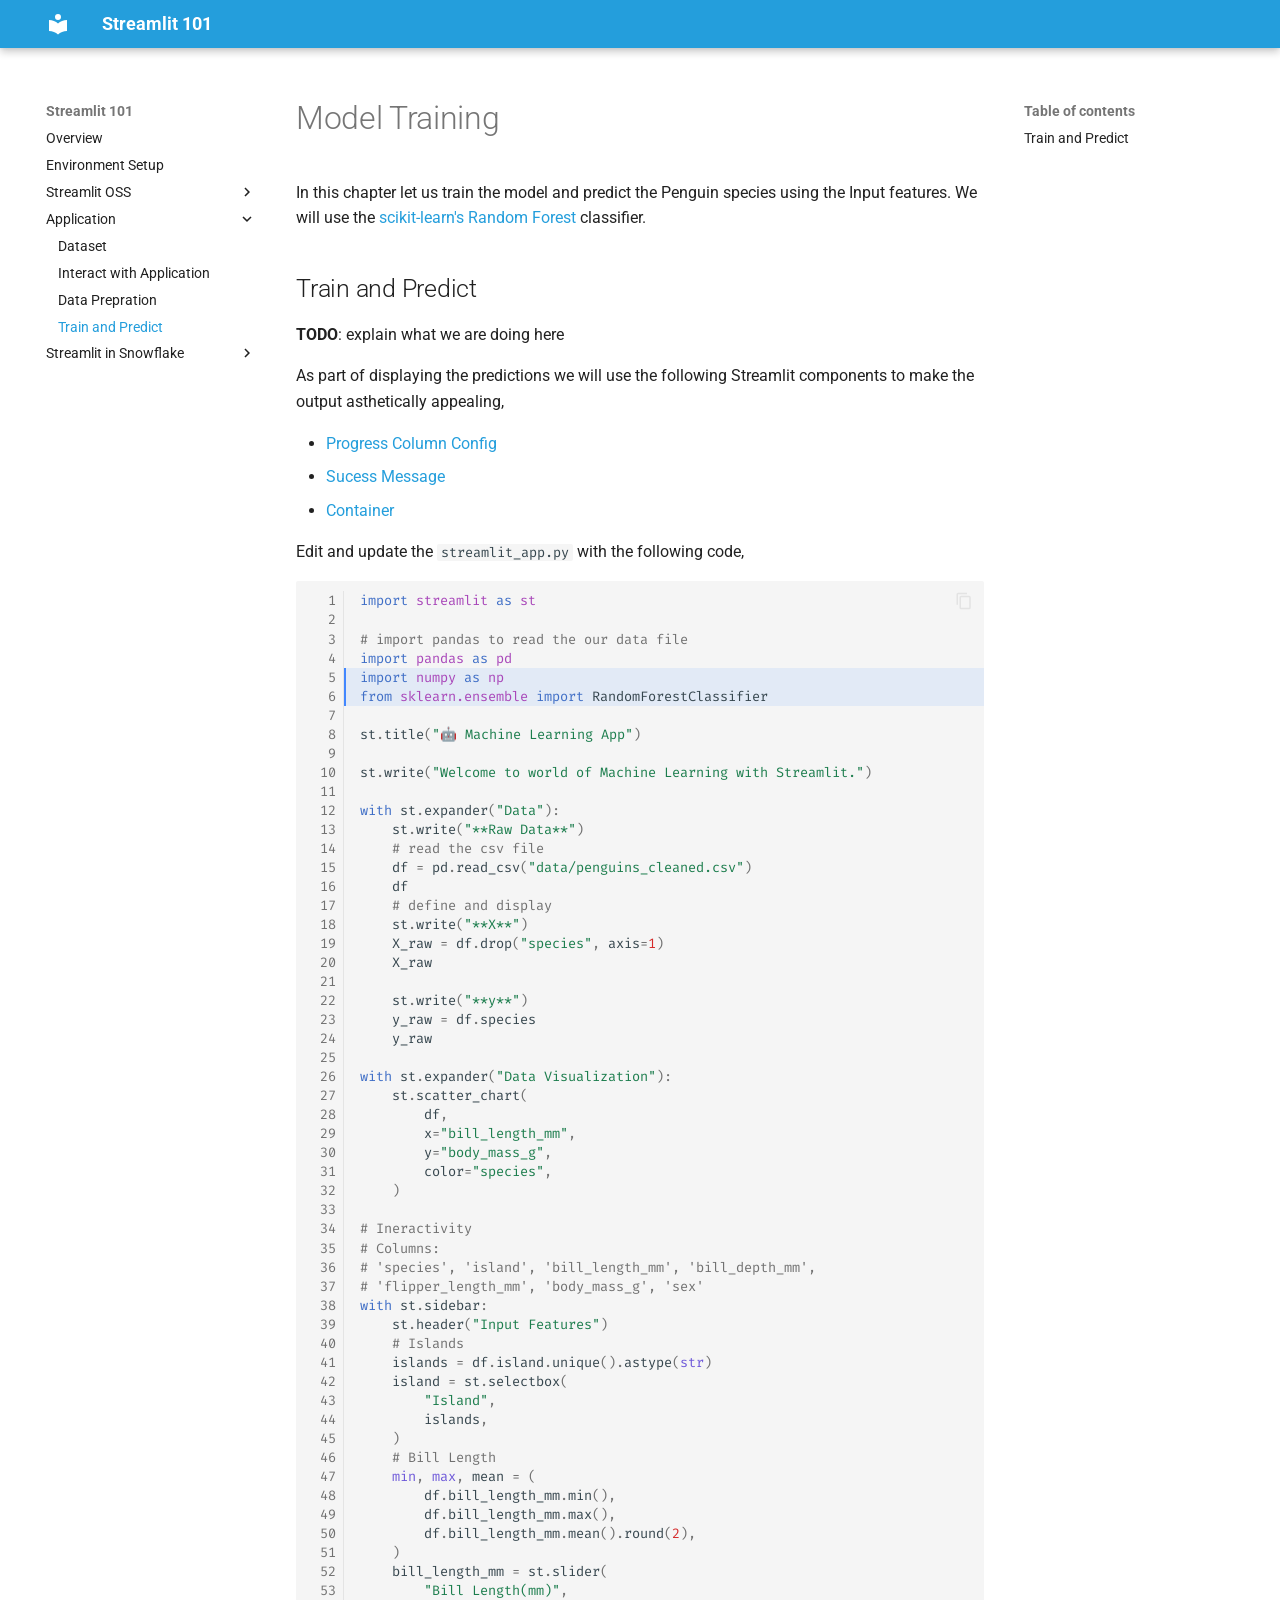
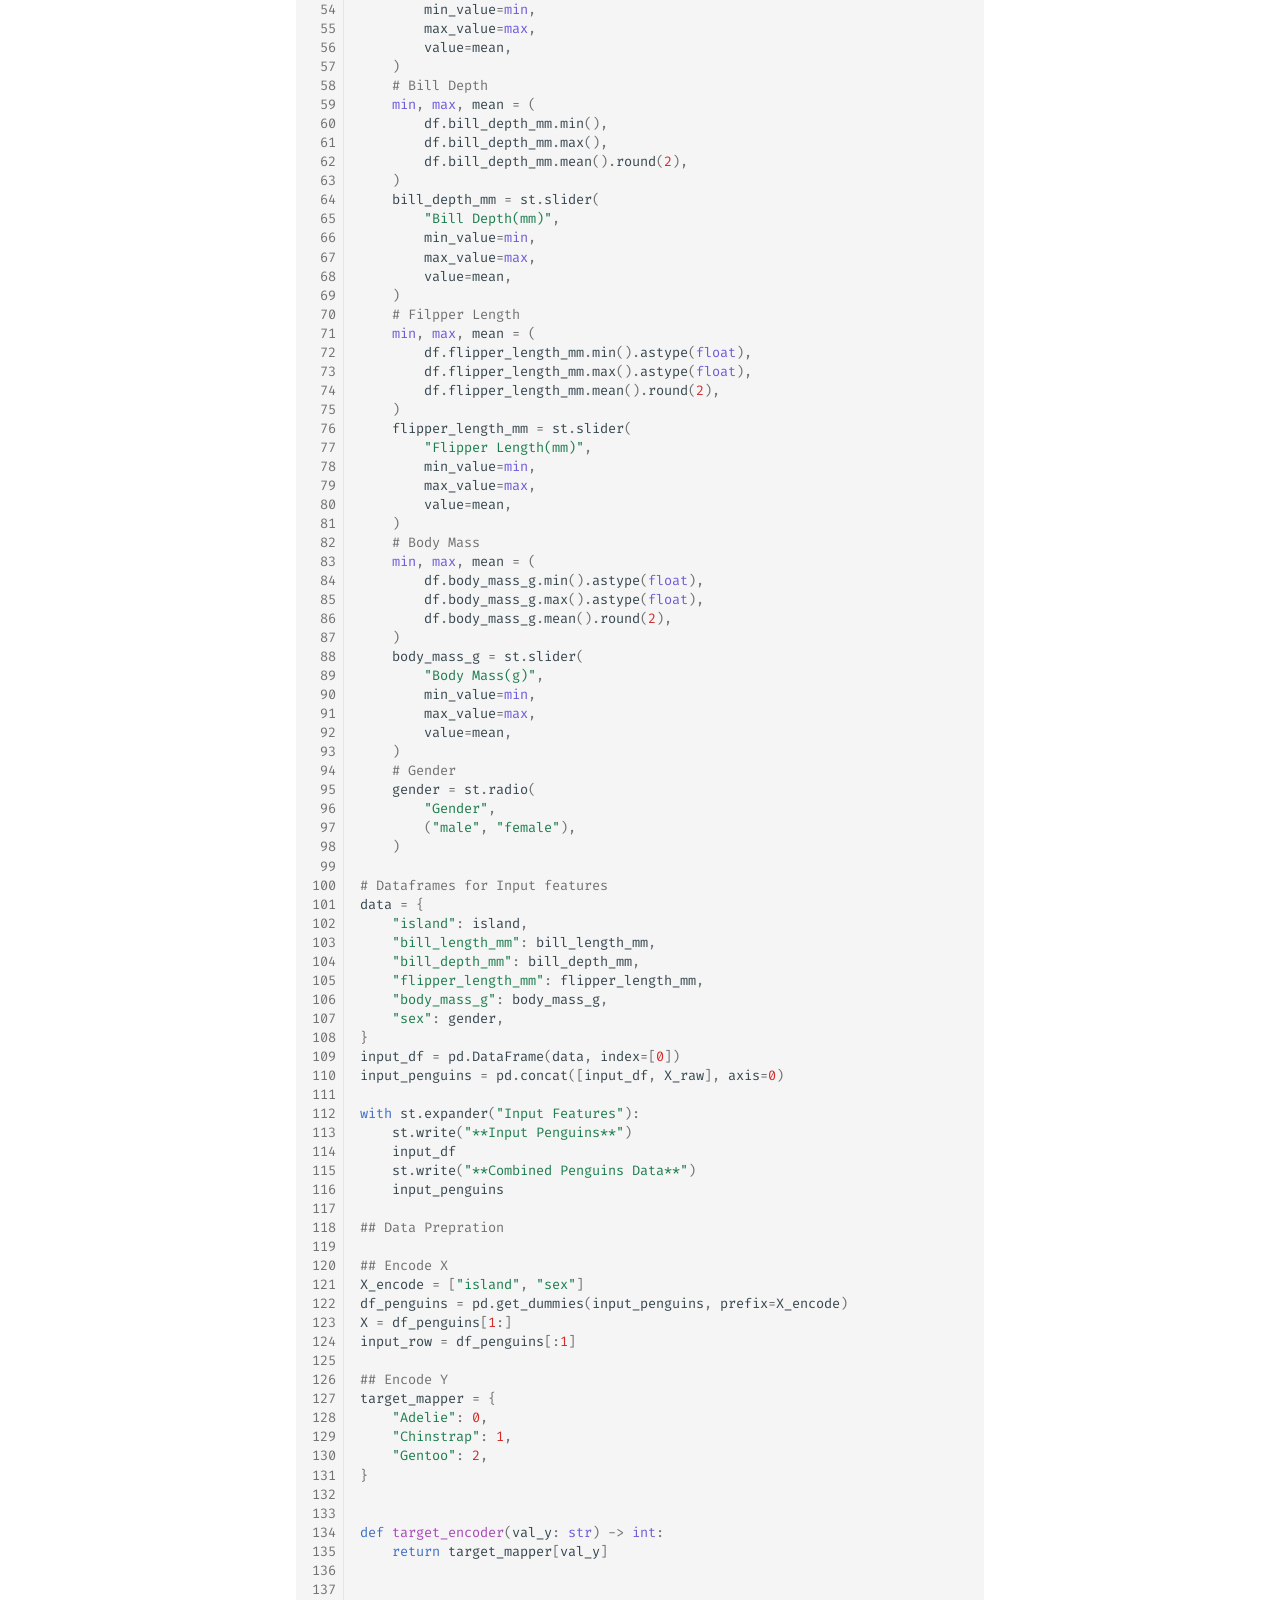
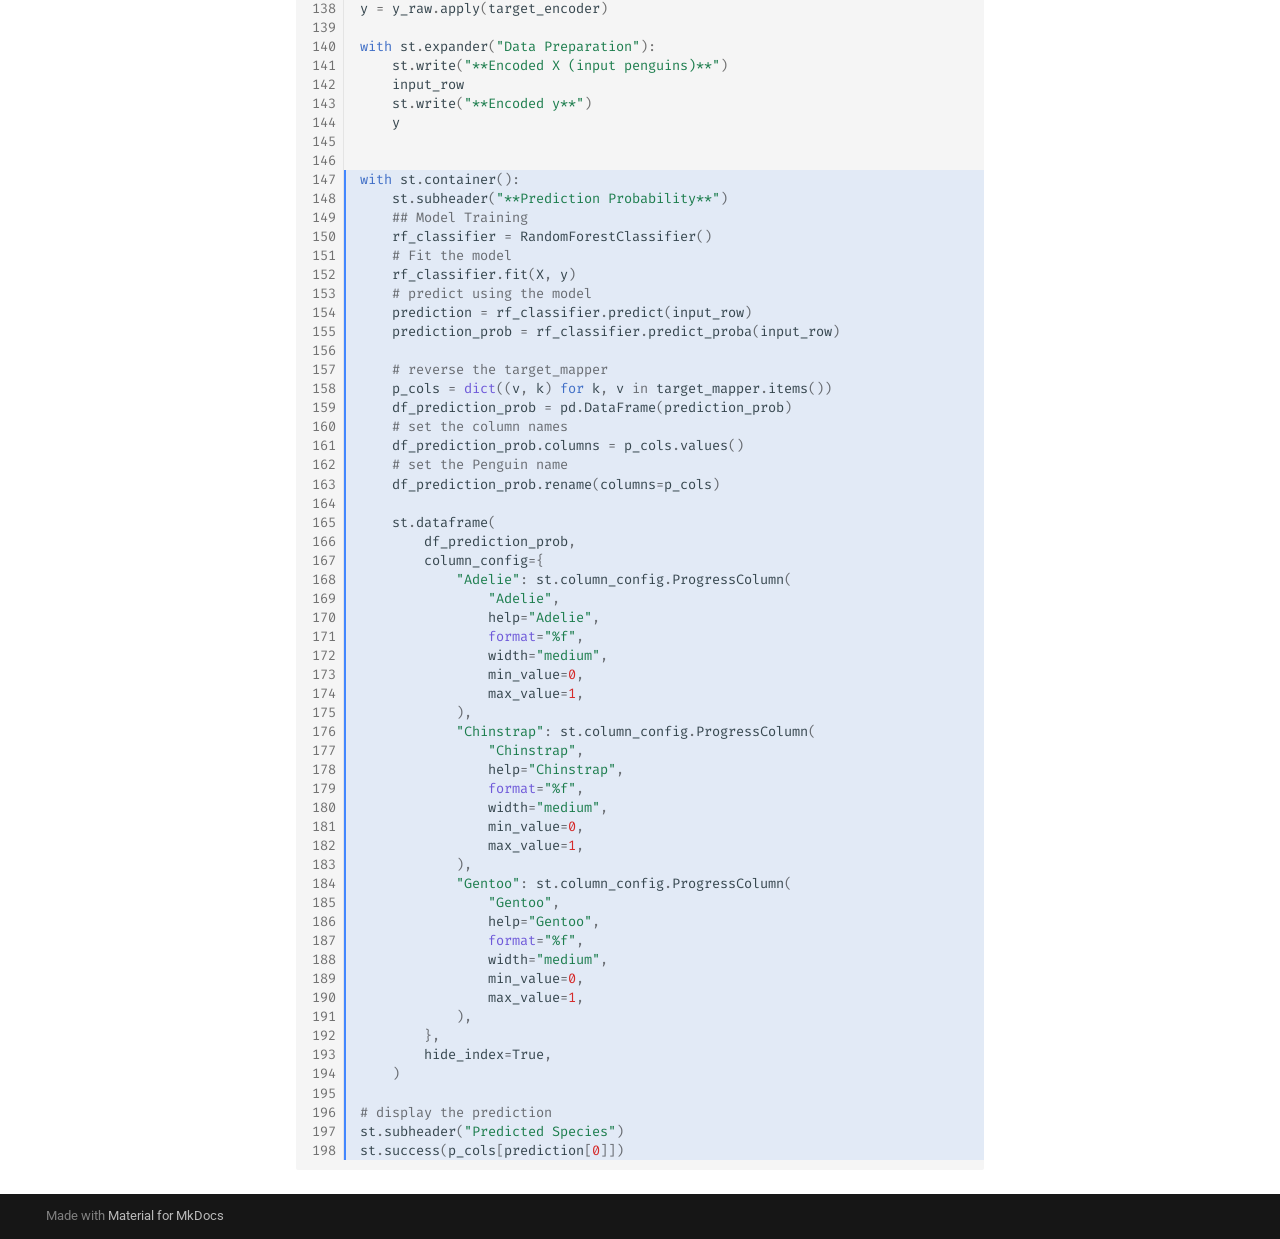
<file: model_training/index.html>
<!doctype html>
<html lang="en" class="no-js">
  <head>
    
      <meta charset="utf-8">
      <meta name="viewport" content="width=device-width,initial-scale=1">
      
        <meta name="description" content="Getting started with Streamlit">
      
      
      
        <link rel="canonical" href="https://snowflake-labs.github.io/zero-to-streamlit/model_training/">
      
      
        <link rel="prev" href="../data_prepration/">
      
      
        <link rel="next" href="../snowflake_deploy/">
      
      
      <link rel="icon" href="../assets/images/favicon.png">
      <meta name="generator" content="mkdocs-1.6.1, mkdocs-material-9.5.44">
    
    
      
        <title>Train and Predict - Streamlit 101</title>
      
    
    
      <link rel="stylesheet" href="../assets/stylesheets/main.0253249f.min.css">
      
        
        <link rel="stylesheet" href="../assets/stylesheets/palette.06af60db.min.css">
      
      


    
    
      
    
    
      
        
        
        <link rel="preconnect" href="https://fonts.gstatic.com" crossorigin>
        <link rel="stylesheet" href="https://fonts.googleapis.com/css?family=Roboto:300,300i,400,400i,700,700i%7CFira+Code:400,400i,700,700i&display=fallback">
        <style>:root{--md-text-font:"Roboto";--md-code-font:"Fira Code"}</style>
      
    
    
      <link rel="stylesheet" href="../stylesheets/extra.css">
    
    <script>__md_scope=new URL("..",location),__md_hash=e=>[...e].reduce(((e,_)=>(e<<5)-e+_.charCodeAt(0)),0),__md_get=(e,_=localStorage,t=__md_scope)=>JSON.parse(_.getItem(t.pathname+"."+e)),__md_set=(e,_,t=localStorage,a=__md_scope)=>{try{t.setItem(a.pathname+"."+e,JSON.stringify(_))}catch(e){}}</script>
    
      

    
    
    
  </head>
  
  
    
    
    
    
    
    <body dir="ltr" data-md-color-scheme="default" data-md-color-primary="custom" data-md-color-accent="indigo">
  
    
    <input class="md-toggle" data-md-toggle="drawer" type="checkbox" id="__drawer" autocomplete="off">
    <input class="md-toggle" data-md-toggle="search" type="checkbox" id="__search" autocomplete="off">
    <label class="md-overlay" for="__drawer"></label>
    <div data-md-component="skip">
      
        
        <a href="#model-training" class="md-skip">
          Skip to content
        </a>
      
    </div>
    <div data-md-component="announce">
      
    </div>
    
    
      

  

<header class="md-header md-header--shadow" data-md-component="header">
  <nav class="md-header__inner md-grid" aria-label="Header">
    <a href=".." title="Streamlit 101" class="md-header__button md-logo" aria-label="Streamlit 101" data-md-component="logo">
      
  
  <svg xmlns="http://www.w3.org/2000/svg" viewBox="0 0 24 24"><path d="M12 8a3 3 0 0 0 3-3 3 3 0 0 0-3-3 3 3 0 0 0-3 3 3 3 0 0 0 3 3m0 3.54C9.64 9.35 6.5 8 3 8v11c3.5 0 6.64 1.35 9 3.54 2.36-2.19 5.5-3.54 9-3.54V8c-3.5 0-6.64 1.35-9 3.54"/></svg>

    </a>
    <label class="md-header__button md-icon" for="__drawer">
      
      <svg xmlns="http://www.w3.org/2000/svg" viewBox="0 0 24 24"><path d="M3 6h18v2H3zm0 5h18v2H3zm0 5h18v2H3z"/></svg>
    </label>
    <div class="md-header__title" data-md-component="header-title">
      <div class="md-header__ellipsis">
        <div class="md-header__topic">
          <span class="md-ellipsis">
            Streamlit 101
          </span>
        </div>
        <div class="md-header__topic" data-md-component="header-topic">
          <span class="md-ellipsis">
            
              Train and Predict
            
          </span>
        </div>
      </div>
    </div>
    
      
    
    
    
    
    
  </nav>
  
</header>
    
    <div class="md-container" data-md-component="container">
      
      
        
          
        
      
      <main class="md-main" data-md-component="main">
        <div class="md-main__inner md-grid">
          
            
              
              <div class="md-sidebar md-sidebar--primary" data-md-component="sidebar" data-md-type="navigation" >
                <div class="md-sidebar__scrollwrap">
                  <div class="md-sidebar__inner">
                    



<nav class="md-nav md-nav--primary" aria-label="Navigation" data-md-level="0">
  <label class="md-nav__title" for="__drawer">
    <a href=".." title="Streamlit 101" class="md-nav__button md-logo" aria-label="Streamlit 101" data-md-component="logo">
      
  
  <svg xmlns="http://www.w3.org/2000/svg" viewBox="0 0 24 24"><path d="M12 8a3 3 0 0 0 3-3 3 3 0 0 0-3-3 3 3 0 0 0-3 3 3 3 0 0 0 3 3m0 3.54C9.64 9.35 6.5 8 3 8v11c3.5 0 6.64 1.35 9 3.54 2.36-2.19 5.5-3.54 9-3.54V8c-3.5 0-6.64 1.35-9 3.54"/></svg>

    </a>
    Streamlit 101
  </label>
  
  <ul class="md-nav__list" data-md-scrollfix>
    
      
      
  
  
  
  
    <li class="md-nav__item">
      <a href=".." class="md-nav__link">
        
  
  <span class="md-ellipsis">
    Overview
  </span>
  

      </a>
    </li>
  

    
      
      
  
  
  
  
    <li class="md-nav__item">
      <a href="../setup/" class="md-nav__link">
        
  
  <span class="md-ellipsis">
    Environment Setup
  </span>
  

      </a>
    </li>
  

    
      
      
  
  
  
  
    
    
    
    
    <li class="md-nav__item md-nav__item--nested">
      
        
        
        <input class="md-nav__toggle md-toggle " type="checkbox" id="__nav_3" >
        
          
          <label class="md-nav__link" for="__nav_3" id="__nav_3_label" tabindex="0">
            
  
  <span class="md-ellipsis">
    Streamlit OSS
  </span>
  

            <span class="md-nav__icon md-icon"></span>
          </label>
        
        <nav class="md-nav" data-md-level="1" aria-labelledby="__nav_3_label" aria-expanded="false">
          <label class="md-nav__title" for="__nav_3">
            <span class="md-nav__icon md-icon"></span>
            Streamlit OSS
          </label>
          <ul class="md-nav__list" data-md-scrollfix>
            
              
                
  
  
  
  
    <li class="md-nav__item">
      <a href="../deploy_to_streamlit_cloud/" class="md-nav__link">
        
  
  <span class="md-ellipsis">
    Deploy
  </span>
  

      </a>
    </li>
  

              
            
          </ul>
        </nav>
      
    </li>
  

    
      
      
  
  
    
  
  
  
    
    
    
    
    <li class="md-nav__item md-nav__item--active md-nav__item--nested">
      
        
        
        <input class="md-nav__toggle md-toggle " type="checkbox" id="__nav_4" checked>
        
          
          <label class="md-nav__link" for="__nav_4" id="__nav_4_label" tabindex="0">
            
  
  <span class="md-ellipsis">
    Application
  </span>
  

            <span class="md-nav__icon md-icon"></span>
          </label>
        
        <nav class="md-nav" data-md-level="1" aria-labelledby="__nav_4_label" aria-expanded="true">
          <label class="md-nav__title" for="__nav_4">
            <span class="md-nav__icon md-icon"></span>
            Application
          </label>
          <ul class="md-nav__list" data-md-scrollfix>
            
              
                
  
  
  
  
    <li class="md-nav__item">
      <a href="../datset/" class="md-nav__link">
        
  
  <span class="md-ellipsis">
    Dataset
  </span>
  

      </a>
    </li>
  

              
            
              
                
  
  
  
  
    <li class="md-nav__item">
      <a href="../interactivity/" class="md-nav__link">
        
  
  <span class="md-ellipsis">
    Interact with Application
  </span>
  

      </a>
    </li>
  

              
            
              
                
  
  
  
  
    <li class="md-nav__item">
      <a href="../data_prepration/" class="md-nav__link">
        
  
  <span class="md-ellipsis">
    Data Prepration
  </span>
  

      </a>
    </li>
  

              
            
              
                
  
  
    
  
  
  
    <li class="md-nav__item md-nav__item--active">
      
      <input class="md-nav__toggle md-toggle" type="checkbox" id="__toc">
      
      
        
      
      
        <label class="md-nav__link md-nav__link--active" for="__toc">
          
  
  <span class="md-ellipsis">
    Train and Predict
  </span>
  

          <span class="md-nav__icon md-icon"></span>
        </label>
      
      <a href="./" class="md-nav__link md-nav__link--active">
        
  
  <span class="md-ellipsis">
    Train and Predict
  </span>
  

      </a>
      
        

<nav class="md-nav md-nav--secondary" aria-label="Table of contents">
  
  
  
    
  
  
    <label class="md-nav__title" for="__toc">
      <span class="md-nav__icon md-icon"></span>
      Table of contents
    </label>
    <ul class="md-nav__list" data-md-component="toc" data-md-scrollfix>
      
        <li class="md-nav__item">
  <a href="#train-and-predict" class="md-nav__link">
    <span class="md-ellipsis">
      Train and Predict
    </span>
  </a>
  
</li>
      
    </ul>
  
</nav>
      
    </li>
  

              
            
          </ul>
        </nav>
      
    </li>
  

    
      
      
  
  
  
  
    
    
    
    
    <li class="md-nav__item md-nav__item--nested">
      
        
        
        <input class="md-nav__toggle md-toggle " type="checkbox" id="__nav_5" >
        
          
          <label class="md-nav__link" for="__nav_5" id="__nav_5_label" tabindex="0">
            
  
  <span class="md-ellipsis">
    Streamlit in  Snowflake
  </span>
  

            <span class="md-nav__icon md-icon"></span>
          </label>
        
        <nav class="md-nav" data-md-level="1" aria-labelledby="__nav_5_label" aria-expanded="false">
          <label class="md-nav__title" for="__nav_5">
            <span class="md-nav__icon md-icon"></span>
            Streamlit in  Snowflake
          </label>
          <ul class="md-nav__list" data-md-scrollfix>
            
              
                
  
  
  
  
    <li class="md-nav__item">
      <a href="../snowflake_deploy/" class="md-nav__link">
        
  
  <span class="md-ellipsis">
    Deploy to Snowflake
  </span>
  

      </a>
    </li>
  

              
            
          </ul>
        </nav>
      
    </li>
  

    
  </ul>
</nav>
                  </div>
                </div>
              </div>
            
            
              
              <div class="md-sidebar md-sidebar--secondary" data-md-component="sidebar" data-md-type="toc" >
                <div class="md-sidebar__scrollwrap">
                  <div class="md-sidebar__inner">
                    

<nav class="md-nav md-nav--secondary" aria-label="Table of contents">
  
  
  
    
  
  
    <label class="md-nav__title" for="__toc">
      <span class="md-nav__icon md-icon"></span>
      Table of contents
    </label>
    <ul class="md-nav__list" data-md-component="toc" data-md-scrollfix>
      
        <li class="md-nav__item">
  <a href="#train-and-predict" class="md-nav__link">
    <span class="md-ellipsis">
      Train and Predict
    </span>
  </a>
  
</li>
      
    </ul>
  
</nav>
                  </div>
                </div>
              </div>
            
          
          
            <div class="md-content" data-md-component="content">
              <article class="md-content__inner md-typeset">
                
                  


<h1 id="model-training">Model Training<a class="headerlink" href="#model-training" title="Permanent link">&para;</a></h1>
<p>In this chapter let us train the model and predict the Penguin species using the Input features. We will use the <a href="https://scikit-learn.org/stable/index.html">scikit-learn's</a> <a href="https://scikit-learn.org/stable/modules/ensemble.html#forest">Random Forest</a> classifier.</p>
<h2 id="train-and-predict">Train and Predict<a class="headerlink" href="#train-and-predict" title="Permanent link">&para;</a></h2>
<p><strong>TODO</strong>: explain what we are doing here </p>
<p>As part of displaying the predictions we will use the following Streamlit components to make the output asthetically appealing,</p>
<ul>
<li><a href="https://docs.streamlit.io/develop/api-reference/data/st.column_config/st.column_config.progresscolumn">Progress Column Config</a></li>
<li><a href="https://docs.streamlit.io/develop/api-reference/status/st.success">Sucess Message</a></li>
<li><a href="https://docs.streamlit.io/develop/api-reference/layout/st.container">Container</a></li>
</ul>
<p>Edit and update the <code>streamlit_app.py</code> with the following code,</p>
<div class="language-py highlight"><table class="highlighttable"><tr><td class="linenos"><div class="linenodiv"><pre><span></span><span class="normal"><a href="#__codelineno-0-1">  1</a></span>
<span class="normal"><a href="#__codelineno-0-2">  2</a></span>
<span class="normal"><a href="#__codelineno-0-3">  3</a></span>
<span class="normal"><a href="#__codelineno-0-4">  4</a></span>
<span class="normal"><a href="#__codelineno-0-5">  5</a></span>
<span class="normal"><a href="#__codelineno-0-6">  6</a></span>
<span class="normal"><a href="#__codelineno-0-7">  7</a></span>
<span class="normal"><a href="#__codelineno-0-8">  8</a></span>
<span class="normal"><a href="#__codelineno-0-9">  9</a></span>
<span class="normal"><a href="#__codelineno-0-10"> 10</a></span>
<span class="normal"><a href="#__codelineno-0-11"> 11</a></span>
<span class="normal"><a href="#__codelineno-0-12"> 12</a></span>
<span class="normal"><a href="#__codelineno-0-13"> 13</a></span>
<span class="normal"><a href="#__codelineno-0-14"> 14</a></span>
<span class="normal"><a href="#__codelineno-0-15"> 15</a></span>
<span class="normal"><a href="#__codelineno-0-16"> 16</a></span>
<span class="normal"><a href="#__codelineno-0-17"> 17</a></span>
<span class="normal"><a href="#__codelineno-0-18"> 18</a></span>
<span class="normal"><a href="#__codelineno-0-19"> 19</a></span>
<span class="normal"><a href="#__codelineno-0-20"> 20</a></span>
<span class="normal"><a href="#__codelineno-0-21"> 21</a></span>
<span class="normal"><a href="#__codelineno-0-22"> 22</a></span>
<span class="normal"><a href="#__codelineno-0-23"> 23</a></span>
<span class="normal"><a href="#__codelineno-0-24"> 24</a></span>
<span class="normal"><a href="#__codelineno-0-25"> 25</a></span>
<span class="normal"><a href="#__codelineno-0-26"> 26</a></span>
<span class="normal"><a href="#__codelineno-0-27"> 27</a></span>
<span class="normal"><a href="#__codelineno-0-28"> 28</a></span>
<span class="normal"><a href="#__codelineno-0-29"> 29</a></span>
<span class="normal"><a href="#__codelineno-0-30"> 30</a></span>
<span class="normal"><a href="#__codelineno-0-31"> 31</a></span>
<span class="normal"><a href="#__codelineno-0-32"> 32</a></span>
<span class="normal"><a href="#__codelineno-0-33"> 33</a></span>
<span class="normal"><a href="#__codelineno-0-34"> 34</a></span>
<span class="normal"><a href="#__codelineno-0-35"> 35</a></span>
<span class="normal"><a href="#__codelineno-0-36"> 36</a></span>
<span class="normal"><a href="#__codelineno-0-37"> 37</a></span>
<span class="normal"><a href="#__codelineno-0-38"> 38</a></span>
<span class="normal"><a href="#__codelineno-0-39"> 39</a></span>
<span class="normal"><a href="#__codelineno-0-40"> 40</a></span>
<span class="normal"><a href="#__codelineno-0-41"> 41</a></span>
<span class="normal"><a href="#__codelineno-0-42"> 42</a></span>
<span class="normal"><a href="#__codelineno-0-43"> 43</a></span>
<span class="normal"><a href="#__codelineno-0-44"> 44</a></span>
<span class="normal"><a href="#__codelineno-0-45"> 45</a></span>
<span class="normal"><a href="#__codelineno-0-46"> 46</a></span>
<span class="normal"><a href="#__codelineno-0-47"> 47</a></span>
<span class="normal"><a href="#__codelineno-0-48"> 48</a></span>
<span class="normal"><a href="#__codelineno-0-49"> 49</a></span>
<span class="normal"><a href="#__codelineno-0-50"> 50</a></span>
<span class="normal"><a href="#__codelineno-0-51"> 51</a></span>
<span class="normal"><a href="#__codelineno-0-52"> 52</a></span>
<span class="normal"><a href="#__codelineno-0-53"> 53</a></span>
<span class="normal"><a href="#__codelineno-0-54"> 54</a></span>
<span class="normal"><a href="#__codelineno-0-55"> 55</a></span>
<span class="normal"><a href="#__codelineno-0-56"> 56</a></span>
<span class="normal"><a href="#__codelineno-0-57"> 57</a></span>
<span class="normal"><a href="#__codelineno-0-58"> 58</a></span>
<span class="normal"><a href="#__codelineno-0-59"> 59</a></span>
<span class="normal"><a href="#__codelineno-0-60"> 60</a></span>
<span class="normal"><a href="#__codelineno-0-61"> 61</a></span>
<span class="normal"><a href="#__codelineno-0-62"> 62</a></span>
<span class="normal"><a href="#__codelineno-0-63"> 63</a></span>
<span class="normal"><a href="#__codelineno-0-64"> 64</a></span>
<span class="normal"><a href="#__codelineno-0-65"> 65</a></span>
<span class="normal"><a href="#__codelineno-0-66"> 66</a></span>
<span class="normal"><a href="#__codelineno-0-67"> 67</a></span>
<span class="normal"><a href="#__codelineno-0-68"> 68</a></span>
<span class="normal"><a href="#__codelineno-0-69"> 69</a></span>
<span class="normal"><a href="#__codelineno-0-70"> 70</a></span>
<span class="normal"><a href="#__codelineno-0-71"> 71</a></span>
<span class="normal"><a href="#__codelineno-0-72"> 72</a></span>
<span class="normal"><a href="#__codelineno-0-73"> 73</a></span>
<span class="normal"><a href="#__codelineno-0-74"> 74</a></span>
<span class="normal"><a href="#__codelineno-0-75"> 75</a></span>
<span class="normal"><a href="#__codelineno-0-76"> 76</a></span>
<span class="normal"><a href="#__codelineno-0-77"> 77</a></span>
<span class="normal"><a href="#__codelineno-0-78"> 78</a></span>
<span class="normal"><a href="#__codelineno-0-79"> 79</a></span>
<span class="normal"><a href="#__codelineno-0-80"> 80</a></span>
<span class="normal"><a href="#__codelineno-0-81"> 81</a></span>
<span class="normal"><a href="#__codelineno-0-82"> 82</a></span>
<span class="normal"><a href="#__codelineno-0-83"> 83</a></span>
<span class="normal"><a href="#__codelineno-0-84"> 84</a></span>
<span class="normal"><a href="#__codelineno-0-85"> 85</a></span>
<span class="normal"><a href="#__codelineno-0-86"> 86</a></span>
<span class="normal"><a href="#__codelineno-0-87"> 87</a></span>
<span class="normal"><a href="#__codelineno-0-88"> 88</a></span>
<span class="normal"><a href="#__codelineno-0-89"> 89</a></span>
<span class="normal"><a href="#__codelineno-0-90"> 90</a></span>
<span class="normal"><a href="#__codelineno-0-91"> 91</a></span>
<span class="normal"><a href="#__codelineno-0-92"> 92</a></span>
<span class="normal"><a href="#__codelineno-0-93"> 93</a></span>
<span class="normal"><a href="#__codelineno-0-94"> 94</a></span>
<span class="normal"><a href="#__codelineno-0-95"> 95</a></span>
<span class="normal"><a href="#__codelineno-0-96"> 96</a></span>
<span class="normal"><a href="#__codelineno-0-97"> 97</a></span>
<span class="normal"><a href="#__codelineno-0-98"> 98</a></span>
<span class="normal"><a href="#__codelineno-0-99"> 99</a></span>
<span class="normal"><a href="#__codelineno-0-100">100</a></span>
<span class="normal"><a href="#__codelineno-0-101">101</a></span>
<span class="normal"><a href="#__codelineno-0-102">102</a></span>
<span class="normal"><a href="#__codelineno-0-103">103</a></span>
<span class="normal"><a href="#__codelineno-0-104">104</a></span>
<span class="normal"><a href="#__codelineno-0-105">105</a></span>
<span class="normal"><a href="#__codelineno-0-106">106</a></span>
<span class="normal"><a href="#__codelineno-0-107">107</a></span>
<span class="normal"><a href="#__codelineno-0-108">108</a></span>
<span class="normal"><a href="#__codelineno-0-109">109</a></span>
<span class="normal"><a href="#__codelineno-0-110">110</a></span>
<span class="normal"><a href="#__codelineno-0-111">111</a></span>
<span class="normal"><a href="#__codelineno-0-112">112</a></span>
<span class="normal"><a href="#__codelineno-0-113">113</a></span>
<span class="normal"><a href="#__codelineno-0-114">114</a></span>
<span class="normal"><a href="#__codelineno-0-115">115</a></span>
<span class="normal"><a href="#__codelineno-0-116">116</a></span>
<span class="normal"><a href="#__codelineno-0-117">117</a></span>
<span class="normal"><a href="#__codelineno-0-118">118</a></span>
<span class="normal"><a href="#__codelineno-0-119">119</a></span>
<span class="normal"><a href="#__codelineno-0-120">120</a></span>
<span class="normal"><a href="#__codelineno-0-121">121</a></span>
<span class="normal"><a href="#__codelineno-0-122">122</a></span>
<span class="normal"><a href="#__codelineno-0-123">123</a></span>
<span class="normal"><a href="#__codelineno-0-124">124</a></span>
<span class="normal"><a href="#__codelineno-0-125">125</a></span>
<span class="normal"><a href="#__codelineno-0-126">126</a></span>
<span class="normal"><a href="#__codelineno-0-127">127</a></span>
<span class="normal"><a href="#__codelineno-0-128">128</a></span>
<span class="normal"><a href="#__codelineno-0-129">129</a></span>
<span class="normal"><a href="#__codelineno-0-130">130</a></span>
<span class="normal"><a href="#__codelineno-0-131">131</a></span>
<span class="normal"><a href="#__codelineno-0-132">132</a></span>
<span class="normal"><a href="#__codelineno-0-133">133</a></span>
<span class="normal"><a href="#__codelineno-0-134">134</a></span>
<span class="normal"><a href="#__codelineno-0-135">135</a></span>
<span class="normal"><a href="#__codelineno-0-136">136</a></span>
<span class="normal"><a href="#__codelineno-0-137">137</a></span>
<span class="normal"><a href="#__codelineno-0-138">138</a></span>
<span class="normal"><a href="#__codelineno-0-139">139</a></span>
<span class="normal"><a href="#__codelineno-0-140">140</a></span>
<span class="normal"><a href="#__codelineno-0-141">141</a></span>
<span class="normal"><a href="#__codelineno-0-142">142</a></span>
<span class="normal"><a href="#__codelineno-0-143">143</a></span>
<span class="normal"><a href="#__codelineno-0-144">144</a></span>
<span class="normal"><a href="#__codelineno-0-145">145</a></span>
<span class="normal"><a href="#__codelineno-0-146">146</a></span>
<span class="normal"><a href="#__codelineno-0-147">147</a></span>
<span class="normal"><a href="#__codelineno-0-148">148</a></span>
<span class="normal"><a href="#__codelineno-0-149">149</a></span>
<span class="normal"><a href="#__codelineno-0-150">150</a></span>
<span class="normal"><a href="#__codelineno-0-151">151</a></span>
<span class="normal"><a href="#__codelineno-0-152">152</a></span>
<span class="normal"><a href="#__codelineno-0-153">153</a></span>
<span class="normal"><a href="#__codelineno-0-154">154</a></span>
<span class="normal"><a href="#__codelineno-0-155">155</a></span>
<span class="normal"><a href="#__codelineno-0-156">156</a></span>
<span class="normal"><a href="#__codelineno-0-157">157</a></span>
<span class="normal"><a href="#__codelineno-0-158">158</a></span>
<span class="normal"><a href="#__codelineno-0-159">159</a></span>
<span class="normal"><a href="#__codelineno-0-160">160</a></span>
<span class="normal"><a href="#__codelineno-0-161">161</a></span>
<span class="normal"><a href="#__codelineno-0-162">162</a></span>
<span class="normal"><a href="#__codelineno-0-163">163</a></span>
<span class="normal"><a href="#__codelineno-0-164">164</a></span>
<span class="normal"><a href="#__codelineno-0-165">165</a></span>
<span class="normal"><a href="#__codelineno-0-166">166</a></span>
<span class="normal"><a href="#__codelineno-0-167">167</a></span>
<span class="normal"><a href="#__codelineno-0-168">168</a></span>
<span class="normal"><a href="#__codelineno-0-169">169</a></span>
<span class="normal"><a href="#__codelineno-0-170">170</a></span>
<span class="normal"><a href="#__codelineno-0-171">171</a></span>
<span class="normal"><a href="#__codelineno-0-172">172</a></span>
<span class="normal"><a href="#__codelineno-0-173">173</a></span>
<span class="normal"><a href="#__codelineno-0-174">174</a></span>
<span class="normal"><a href="#__codelineno-0-175">175</a></span>
<span class="normal"><a href="#__codelineno-0-176">176</a></span>
<span class="normal"><a href="#__codelineno-0-177">177</a></span>
<span class="normal"><a href="#__codelineno-0-178">178</a></span>
<span class="normal"><a href="#__codelineno-0-179">179</a></span>
<span class="normal"><a href="#__codelineno-0-180">180</a></span>
<span class="normal"><a href="#__codelineno-0-181">181</a></span>
<span class="normal"><a href="#__codelineno-0-182">182</a></span>
<span class="normal"><a href="#__codelineno-0-183">183</a></span>
<span class="normal"><a href="#__codelineno-0-184">184</a></span>
<span class="normal"><a href="#__codelineno-0-185">185</a></span>
<span class="normal"><a href="#__codelineno-0-186">186</a></span>
<span class="normal"><a href="#__codelineno-0-187">187</a></span>
<span class="normal"><a href="#__codelineno-0-188">188</a></span>
<span class="normal"><a href="#__codelineno-0-189">189</a></span>
<span class="normal"><a href="#__codelineno-0-190">190</a></span>
<span class="normal"><a href="#__codelineno-0-191">191</a></span>
<span class="normal"><a href="#__codelineno-0-192">192</a></span>
<span class="normal"><a href="#__codelineno-0-193">193</a></span>
<span class="normal"><a href="#__codelineno-0-194">194</a></span>
<span class="normal"><a href="#__codelineno-0-195">195</a></span>
<span class="normal"><a href="#__codelineno-0-196">196</a></span>
<span class="normal"><a href="#__codelineno-0-197">197</a></span>
<span class="normal"><a href="#__codelineno-0-198">198</a></span></pre></div></td><td class="code"><div><pre><span></span><code><span id="__span-0-1"><a id="__codelineno-0-1" name="__codelineno-0-1"></a><span class="kn">import</span> <span class="nn">streamlit</span> <span class="k">as</span> <span class="nn">st</span>
</span><span id="__span-0-2"><a id="__codelineno-0-2" name="__codelineno-0-2"></a>
</span><span id="__span-0-3"><a id="__codelineno-0-3" name="__codelineno-0-3"></a><span class="c1"># import pandas to read the our data file</span>
</span><span id="__span-0-4"><a id="__codelineno-0-4" name="__codelineno-0-4"></a><span class="kn">import</span> <span class="nn">pandas</span> <span class="k">as</span> <span class="nn">pd</span>
</span><span id="__span-0-5"><a id="__codelineno-0-5" name="__codelineno-0-5"></a><span class="hll"><span class="kn">import</span> <span class="nn">numpy</span> <span class="k">as</span> <span class="nn">np</span>
</span></span><span id="__span-0-6"><a id="__codelineno-0-6" name="__codelineno-0-6"></a><span class="hll"><span class="kn">from</span> <span class="nn">sklearn.ensemble</span> <span class="kn">import</span> <span class="n">RandomForestClassifier</span>
</span></span><span id="__span-0-7"><a id="__codelineno-0-7" name="__codelineno-0-7"></a>
</span><span id="__span-0-8"><a id="__codelineno-0-8" name="__codelineno-0-8"></a><span class="n">st</span><span class="o">.</span><span class="n">title</span><span class="p">(</span><span class="s2">&quot;🤖 Machine Learning App&quot;</span><span class="p">)</span>
</span><span id="__span-0-9"><a id="__codelineno-0-9" name="__codelineno-0-9"></a>
</span><span id="__span-0-10"><a id="__codelineno-0-10" name="__codelineno-0-10"></a><span class="n">st</span><span class="o">.</span><span class="n">write</span><span class="p">(</span><span class="s2">&quot;Welcome to world of Machine Learning with Streamlit.&quot;</span><span class="p">)</span>
</span><span id="__span-0-11"><a id="__codelineno-0-11" name="__codelineno-0-11"></a>
</span><span id="__span-0-12"><a id="__codelineno-0-12" name="__codelineno-0-12"></a><span class="k">with</span> <span class="n">st</span><span class="o">.</span><span class="n">expander</span><span class="p">(</span><span class="s2">&quot;Data&quot;</span><span class="p">):</span>
</span><span id="__span-0-13"><a id="__codelineno-0-13" name="__codelineno-0-13"></a>    <span class="n">st</span><span class="o">.</span><span class="n">write</span><span class="p">(</span><span class="s2">&quot;**Raw Data**&quot;</span><span class="p">)</span>
</span><span id="__span-0-14"><a id="__codelineno-0-14" name="__codelineno-0-14"></a>    <span class="c1"># read the csv file</span>
</span><span id="__span-0-15"><a id="__codelineno-0-15" name="__codelineno-0-15"></a>    <span class="n">df</span> <span class="o">=</span> <span class="n">pd</span><span class="o">.</span><span class="n">read_csv</span><span class="p">(</span><span class="s2">&quot;data/penguins_cleaned.csv&quot;</span><span class="p">)</span>
</span><span id="__span-0-16"><a id="__codelineno-0-16" name="__codelineno-0-16"></a>    <span class="n">df</span>
</span><span id="__span-0-17"><a id="__codelineno-0-17" name="__codelineno-0-17"></a>    <span class="c1"># define and display</span>
</span><span id="__span-0-18"><a id="__codelineno-0-18" name="__codelineno-0-18"></a>    <span class="n">st</span><span class="o">.</span><span class="n">write</span><span class="p">(</span><span class="s2">&quot;**X**&quot;</span><span class="p">)</span>
</span><span id="__span-0-19"><a id="__codelineno-0-19" name="__codelineno-0-19"></a>    <span class="n">X_raw</span> <span class="o">=</span> <span class="n">df</span><span class="o">.</span><span class="n">drop</span><span class="p">(</span><span class="s2">&quot;species&quot;</span><span class="p">,</span> <span class="n">axis</span><span class="o">=</span><span class="mi">1</span><span class="p">)</span>
</span><span id="__span-0-20"><a id="__codelineno-0-20" name="__codelineno-0-20"></a>    <span class="n">X_raw</span>
</span><span id="__span-0-21"><a id="__codelineno-0-21" name="__codelineno-0-21"></a>
</span><span id="__span-0-22"><a id="__codelineno-0-22" name="__codelineno-0-22"></a>    <span class="n">st</span><span class="o">.</span><span class="n">write</span><span class="p">(</span><span class="s2">&quot;**y**&quot;</span><span class="p">)</span>
</span><span id="__span-0-23"><a id="__codelineno-0-23" name="__codelineno-0-23"></a>    <span class="n">y_raw</span> <span class="o">=</span> <span class="n">df</span><span class="o">.</span><span class="n">species</span>
</span><span id="__span-0-24"><a id="__codelineno-0-24" name="__codelineno-0-24"></a>    <span class="n">y_raw</span>
</span><span id="__span-0-25"><a id="__codelineno-0-25" name="__codelineno-0-25"></a>
</span><span id="__span-0-26"><a id="__codelineno-0-26" name="__codelineno-0-26"></a><span class="k">with</span> <span class="n">st</span><span class="o">.</span><span class="n">expander</span><span class="p">(</span><span class="s2">&quot;Data Visualization&quot;</span><span class="p">):</span>
</span><span id="__span-0-27"><a id="__codelineno-0-27" name="__codelineno-0-27"></a>    <span class="n">st</span><span class="o">.</span><span class="n">scatter_chart</span><span class="p">(</span>
</span><span id="__span-0-28"><a id="__codelineno-0-28" name="__codelineno-0-28"></a>        <span class="n">df</span><span class="p">,</span>
</span><span id="__span-0-29"><a id="__codelineno-0-29" name="__codelineno-0-29"></a>        <span class="n">x</span><span class="o">=</span><span class="s2">&quot;bill_length_mm&quot;</span><span class="p">,</span>
</span><span id="__span-0-30"><a id="__codelineno-0-30" name="__codelineno-0-30"></a>        <span class="n">y</span><span class="o">=</span><span class="s2">&quot;body_mass_g&quot;</span><span class="p">,</span>
</span><span id="__span-0-31"><a id="__codelineno-0-31" name="__codelineno-0-31"></a>        <span class="n">color</span><span class="o">=</span><span class="s2">&quot;species&quot;</span><span class="p">,</span>
</span><span id="__span-0-32"><a id="__codelineno-0-32" name="__codelineno-0-32"></a>    <span class="p">)</span>
</span><span id="__span-0-33"><a id="__codelineno-0-33" name="__codelineno-0-33"></a>
</span><span id="__span-0-34"><a id="__codelineno-0-34" name="__codelineno-0-34"></a><span class="c1"># Ineractivity</span>
</span><span id="__span-0-35"><a id="__codelineno-0-35" name="__codelineno-0-35"></a><span class="c1"># Columns:</span>
</span><span id="__span-0-36"><a id="__codelineno-0-36" name="__codelineno-0-36"></a><span class="c1"># &#39;species&#39;, &#39;island&#39;, &#39;bill_length_mm&#39;, &#39;bill_depth_mm&#39;,</span>
</span><span id="__span-0-37"><a id="__codelineno-0-37" name="__codelineno-0-37"></a><span class="c1"># &#39;flipper_length_mm&#39;, &#39;body_mass_g&#39;, &#39;sex&#39;</span>
</span><span id="__span-0-38"><a id="__codelineno-0-38" name="__codelineno-0-38"></a><span class="k">with</span> <span class="n">st</span><span class="o">.</span><span class="n">sidebar</span><span class="p">:</span>
</span><span id="__span-0-39"><a id="__codelineno-0-39" name="__codelineno-0-39"></a>    <span class="n">st</span><span class="o">.</span><span class="n">header</span><span class="p">(</span><span class="s2">&quot;Input Features&quot;</span><span class="p">)</span>
</span><span id="__span-0-40"><a id="__codelineno-0-40" name="__codelineno-0-40"></a>    <span class="c1"># Islands</span>
</span><span id="__span-0-41"><a id="__codelineno-0-41" name="__codelineno-0-41"></a>    <span class="n">islands</span> <span class="o">=</span> <span class="n">df</span><span class="o">.</span><span class="n">island</span><span class="o">.</span><span class="n">unique</span><span class="p">()</span><span class="o">.</span><span class="n">astype</span><span class="p">(</span><span class="nb">str</span><span class="p">)</span>
</span><span id="__span-0-42"><a id="__codelineno-0-42" name="__codelineno-0-42"></a>    <span class="n">island</span> <span class="o">=</span> <span class="n">st</span><span class="o">.</span><span class="n">selectbox</span><span class="p">(</span>
</span><span id="__span-0-43"><a id="__codelineno-0-43" name="__codelineno-0-43"></a>        <span class="s2">&quot;Island&quot;</span><span class="p">,</span>
</span><span id="__span-0-44"><a id="__codelineno-0-44" name="__codelineno-0-44"></a>        <span class="n">islands</span><span class="p">,</span>
</span><span id="__span-0-45"><a id="__codelineno-0-45" name="__codelineno-0-45"></a>    <span class="p">)</span>
</span><span id="__span-0-46"><a id="__codelineno-0-46" name="__codelineno-0-46"></a>    <span class="c1"># Bill Length</span>
</span><span id="__span-0-47"><a id="__codelineno-0-47" name="__codelineno-0-47"></a>    <span class="nb">min</span><span class="p">,</span> <span class="nb">max</span><span class="p">,</span> <span class="n">mean</span> <span class="o">=</span> <span class="p">(</span>
</span><span id="__span-0-48"><a id="__codelineno-0-48" name="__codelineno-0-48"></a>        <span class="n">df</span><span class="o">.</span><span class="n">bill_length_mm</span><span class="o">.</span><span class="n">min</span><span class="p">(),</span>
</span><span id="__span-0-49"><a id="__codelineno-0-49" name="__codelineno-0-49"></a>        <span class="n">df</span><span class="o">.</span><span class="n">bill_length_mm</span><span class="o">.</span><span class="n">max</span><span class="p">(),</span>
</span><span id="__span-0-50"><a id="__codelineno-0-50" name="__codelineno-0-50"></a>        <span class="n">df</span><span class="o">.</span><span class="n">bill_length_mm</span><span class="o">.</span><span class="n">mean</span><span class="p">()</span><span class="o">.</span><span class="n">round</span><span class="p">(</span><span class="mi">2</span><span class="p">),</span>
</span><span id="__span-0-51"><a id="__codelineno-0-51" name="__codelineno-0-51"></a>    <span class="p">)</span>
</span><span id="__span-0-52"><a id="__codelineno-0-52" name="__codelineno-0-52"></a>    <span class="n">bill_length_mm</span> <span class="o">=</span> <span class="n">st</span><span class="o">.</span><span class="n">slider</span><span class="p">(</span>
</span><span id="__span-0-53"><a id="__codelineno-0-53" name="__codelineno-0-53"></a>        <span class="s2">&quot;Bill Length(mm)&quot;</span><span class="p">,</span>
</span><span id="__span-0-54"><a id="__codelineno-0-54" name="__codelineno-0-54"></a>        <span class="n">min_value</span><span class="o">=</span><span class="nb">min</span><span class="p">,</span>
</span><span id="__span-0-55"><a id="__codelineno-0-55" name="__codelineno-0-55"></a>        <span class="n">max_value</span><span class="o">=</span><span class="nb">max</span><span class="p">,</span>
</span><span id="__span-0-56"><a id="__codelineno-0-56" name="__codelineno-0-56"></a>        <span class="n">value</span><span class="o">=</span><span class="n">mean</span><span class="p">,</span>
</span><span id="__span-0-57"><a id="__codelineno-0-57" name="__codelineno-0-57"></a>    <span class="p">)</span>
</span><span id="__span-0-58"><a id="__codelineno-0-58" name="__codelineno-0-58"></a>    <span class="c1"># Bill Depth</span>
</span><span id="__span-0-59"><a id="__codelineno-0-59" name="__codelineno-0-59"></a>    <span class="nb">min</span><span class="p">,</span> <span class="nb">max</span><span class="p">,</span> <span class="n">mean</span> <span class="o">=</span> <span class="p">(</span>
</span><span id="__span-0-60"><a id="__codelineno-0-60" name="__codelineno-0-60"></a>        <span class="n">df</span><span class="o">.</span><span class="n">bill_depth_mm</span><span class="o">.</span><span class="n">min</span><span class="p">(),</span>
</span><span id="__span-0-61"><a id="__codelineno-0-61" name="__codelineno-0-61"></a>        <span class="n">df</span><span class="o">.</span><span class="n">bill_depth_mm</span><span class="o">.</span><span class="n">max</span><span class="p">(),</span>
</span><span id="__span-0-62"><a id="__codelineno-0-62" name="__codelineno-0-62"></a>        <span class="n">df</span><span class="o">.</span><span class="n">bill_depth_mm</span><span class="o">.</span><span class="n">mean</span><span class="p">()</span><span class="o">.</span><span class="n">round</span><span class="p">(</span><span class="mi">2</span><span class="p">),</span>
</span><span id="__span-0-63"><a id="__codelineno-0-63" name="__codelineno-0-63"></a>    <span class="p">)</span>
</span><span id="__span-0-64"><a id="__codelineno-0-64" name="__codelineno-0-64"></a>    <span class="n">bill_depth_mm</span> <span class="o">=</span> <span class="n">st</span><span class="o">.</span><span class="n">slider</span><span class="p">(</span>
</span><span id="__span-0-65"><a id="__codelineno-0-65" name="__codelineno-0-65"></a>        <span class="s2">&quot;Bill Depth(mm)&quot;</span><span class="p">,</span>
</span><span id="__span-0-66"><a id="__codelineno-0-66" name="__codelineno-0-66"></a>        <span class="n">min_value</span><span class="o">=</span><span class="nb">min</span><span class="p">,</span>
</span><span id="__span-0-67"><a id="__codelineno-0-67" name="__codelineno-0-67"></a>        <span class="n">max_value</span><span class="o">=</span><span class="nb">max</span><span class="p">,</span>
</span><span id="__span-0-68"><a id="__codelineno-0-68" name="__codelineno-0-68"></a>        <span class="n">value</span><span class="o">=</span><span class="n">mean</span><span class="p">,</span>
</span><span id="__span-0-69"><a id="__codelineno-0-69" name="__codelineno-0-69"></a>    <span class="p">)</span>
</span><span id="__span-0-70"><a id="__codelineno-0-70" name="__codelineno-0-70"></a>    <span class="c1"># Filpper Length</span>
</span><span id="__span-0-71"><a id="__codelineno-0-71" name="__codelineno-0-71"></a>    <span class="nb">min</span><span class="p">,</span> <span class="nb">max</span><span class="p">,</span> <span class="n">mean</span> <span class="o">=</span> <span class="p">(</span>
</span><span id="__span-0-72"><a id="__codelineno-0-72" name="__codelineno-0-72"></a>        <span class="n">df</span><span class="o">.</span><span class="n">flipper_length_mm</span><span class="o">.</span><span class="n">min</span><span class="p">()</span><span class="o">.</span><span class="n">astype</span><span class="p">(</span><span class="nb">float</span><span class="p">),</span>
</span><span id="__span-0-73"><a id="__codelineno-0-73" name="__codelineno-0-73"></a>        <span class="n">df</span><span class="o">.</span><span class="n">flipper_length_mm</span><span class="o">.</span><span class="n">max</span><span class="p">()</span><span class="o">.</span><span class="n">astype</span><span class="p">(</span><span class="nb">float</span><span class="p">),</span>
</span><span id="__span-0-74"><a id="__codelineno-0-74" name="__codelineno-0-74"></a>        <span class="n">df</span><span class="o">.</span><span class="n">flipper_length_mm</span><span class="o">.</span><span class="n">mean</span><span class="p">()</span><span class="o">.</span><span class="n">round</span><span class="p">(</span><span class="mi">2</span><span class="p">),</span>
</span><span id="__span-0-75"><a id="__codelineno-0-75" name="__codelineno-0-75"></a>    <span class="p">)</span>
</span><span id="__span-0-76"><a id="__codelineno-0-76" name="__codelineno-0-76"></a>    <span class="n">flipper_length_mm</span> <span class="o">=</span> <span class="n">st</span><span class="o">.</span><span class="n">slider</span><span class="p">(</span>
</span><span id="__span-0-77"><a id="__codelineno-0-77" name="__codelineno-0-77"></a>        <span class="s2">&quot;Flipper Length(mm)&quot;</span><span class="p">,</span>
</span><span id="__span-0-78"><a id="__codelineno-0-78" name="__codelineno-0-78"></a>        <span class="n">min_value</span><span class="o">=</span><span class="nb">min</span><span class="p">,</span>
</span><span id="__span-0-79"><a id="__codelineno-0-79" name="__codelineno-0-79"></a>        <span class="n">max_value</span><span class="o">=</span><span class="nb">max</span><span class="p">,</span>
</span><span id="__span-0-80"><a id="__codelineno-0-80" name="__codelineno-0-80"></a>        <span class="n">value</span><span class="o">=</span><span class="n">mean</span><span class="p">,</span>
</span><span id="__span-0-81"><a id="__codelineno-0-81" name="__codelineno-0-81"></a>    <span class="p">)</span>
</span><span id="__span-0-82"><a id="__codelineno-0-82" name="__codelineno-0-82"></a>    <span class="c1"># Body Mass</span>
</span><span id="__span-0-83"><a id="__codelineno-0-83" name="__codelineno-0-83"></a>    <span class="nb">min</span><span class="p">,</span> <span class="nb">max</span><span class="p">,</span> <span class="n">mean</span> <span class="o">=</span> <span class="p">(</span>
</span><span id="__span-0-84"><a id="__codelineno-0-84" name="__codelineno-0-84"></a>        <span class="n">df</span><span class="o">.</span><span class="n">body_mass_g</span><span class="o">.</span><span class="n">min</span><span class="p">()</span><span class="o">.</span><span class="n">astype</span><span class="p">(</span><span class="nb">float</span><span class="p">),</span>
</span><span id="__span-0-85"><a id="__codelineno-0-85" name="__codelineno-0-85"></a>        <span class="n">df</span><span class="o">.</span><span class="n">body_mass_g</span><span class="o">.</span><span class="n">max</span><span class="p">()</span><span class="o">.</span><span class="n">astype</span><span class="p">(</span><span class="nb">float</span><span class="p">),</span>
</span><span id="__span-0-86"><a id="__codelineno-0-86" name="__codelineno-0-86"></a>        <span class="n">df</span><span class="o">.</span><span class="n">body_mass_g</span><span class="o">.</span><span class="n">mean</span><span class="p">()</span><span class="o">.</span><span class="n">round</span><span class="p">(</span><span class="mi">2</span><span class="p">),</span>
</span><span id="__span-0-87"><a id="__codelineno-0-87" name="__codelineno-0-87"></a>    <span class="p">)</span>
</span><span id="__span-0-88"><a id="__codelineno-0-88" name="__codelineno-0-88"></a>    <span class="n">body_mass_g</span> <span class="o">=</span> <span class="n">st</span><span class="o">.</span><span class="n">slider</span><span class="p">(</span>
</span><span id="__span-0-89"><a id="__codelineno-0-89" name="__codelineno-0-89"></a>        <span class="s2">&quot;Body Mass(g)&quot;</span><span class="p">,</span>
</span><span id="__span-0-90"><a id="__codelineno-0-90" name="__codelineno-0-90"></a>        <span class="n">min_value</span><span class="o">=</span><span class="nb">min</span><span class="p">,</span>
</span><span id="__span-0-91"><a id="__codelineno-0-91" name="__codelineno-0-91"></a>        <span class="n">max_value</span><span class="o">=</span><span class="nb">max</span><span class="p">,</span>
</span><span id="__span-0-92"><a id="__codelineno-0-92" name="__codelineno-0-92"></a>        <span class="n">value</span><span class="o">=</span><span class="n">mean</span><span class="p">,</span>
</span><span id="__span-0-93"><a id="__codelineno-0-93" name="__codelineno-0-93"></a>    <span class="p">)</span>
</span><span id="__span-0-94"><a id="__codelineno-0-94" name="__codelineno-0-94"></a>    <span class="c1"># Gender</span>
</span><span id="__span-0-95"><a id="__codelineno-0-95" name="__codelineno-0-95"></a>    <span class="n">gender</span> <span class="o">=</span> <span class="n">st</span><span class="o">.</span><span class="n">radio</span><span class="p">(</span>
</span><span id="__span-0-96"><a id="__codelineno-0-96" name="__codelineno-0-96"></a>        <span class="s2">&quot;Gender&quot;</span><span class="p">,</span>
</span><span id="__span-0-97"><a id="__codelineno-0-97" name="__codelineno-0-97"></a>        <span class="p">(</span><span class="s2">&quot;male&quot;</span><span class="p">,</span> <span class="s2">&quot;female&quot;</span><span class="p">),</span>
</span><span id="__span-0-98"><a id="__codelineno-0-98" name="__codelineno-0-98"></a>    <span class="p">)</span>
</span><span id="__span-0-99"><a id="__codelineno-0-99" name="__codelineno-0-99"></a>
</span><span id="__span-0-100"><a id="__codelineno-0-100" name="__codelineno-0-100"></a><span class="c1"># Dataframes for Input features</span>
</span><span id="__span-0-101"><a id="__codelineno-0-101" name="__codelineno-0-101"></a><span class="n">data</span> <span class="o">=</span> <span class="p">{</span>
</span><span id="__span-0-102"><a id="__codelineno-0-102" name="__codelineno-0-102"></a>    <span class="s2">&quot;island&quot;</span><span class="p">:</span> <span class="n">island</span><span class="p">,</span>
</span><span id="__span-0-103"><a id="__codelineno-0-103" name="__codelineno-0-103"></a>    <span class="s2">&quot;bill_length_mm&quot;</span><span class="p">:</span> <span class="n">bill_length_mm</span><span class="p">,</span>
</span><span id="__span-0-104"><a id="__codelineno-0-104" name="__codelineno-0-104"></a>    <span class="s2">&quot;bill_depth_mm&quot;</span><span class="p">:</span> <span class="n">bill_depth_mm</span><span class="p">,</span>
</span><span id="__span-0-105"><a id="__codelineno-0-105" name="__codelineno-0-105"></a>    <span class="s2">&quot;flipper_length_mm&quot;</span><span class="p">:</span> <span class="n">flipper_length_mm</span><span class="p">,</span>
</span><span id="__span-0-106"><a id="__codelineno-0-106" name="__codelineno-0-106"></a>    <span class="s2">&quot;body_mass_g&quot;</span><span class="p">:</span> <span class="n">body_mass_g</span><span class="p">,</span>
</span><span id="__span-0-107"><a id="__codelineno-0-107" name="__codelineno-0-107"></a>    <span class="s2">&quot;sex&quot;</span><span class="p">:</span> <span class="n">gender</span><span class="p">,</span>
</span><span id="__span-0-108"><a id="__codelineno-0-108" name="__codelineno-0-108"></a><span class="p">}</span>
</span><span id="__span-0-109"><a id="__codelineno-0-109" name="__codelineno-0-109"></a><span class="n">input_df</span> <span class="o">=</span> <span class="n">pd</span><span class="o">.</span><span class="n">DataFrame</span><span class="p">(</span><span class="n">data</span><span class="p">,</span> <span class="n">index</span><span class="o">=</span><span class="p">[</span><span class="mi">0</span><span class="p">])</span>
</span><span id="__span-0-110"><a id="__codelineno-0-110" name="__codelineno-0-110"></a><span class="n">input_penguins</span> <span class="o">=</span> <span class="n">pd</span><span class="o">.</span><span class="n">concat</span><span class="p">([</span><span class="n">input_df</span><span class="p">,</span> <span class="n">X_raw</span><span class="p">],</span> <span class="n">axis</span><span class="o">=</span><span class="mi">0</span><span class="p">)</span>
</span><span id="__span-0-111"><a id="__codelineno-0-111" name="__codelineno-0-111"></a>
</span><span id="__span-0-112"><a id="__codelineno-0-112" name="__codelineno-0-112"></a><span class="k">with</span> <span class="n">st</span><span class="o">.</span><span class="n">expander</span><span class="p">(</span><span class="s2">&quot;Input Features&quot;</span><span class="p">):</span>
</span><span id="__span-0-113"><a id="__codelineno-0-113" name="__codelineno-0-113"></a>    <span class="n">st</span><span class="o">.</span><span class="n">write</span><span class="p">(</span><span class="s2">&quot;**Input Penguins**&quot;</span><span class="p">)</span>
</span><span id="__span-0-114"><a id="__codelineno-0-114" name="__codelineno-0-114"></a>    <span class="n">input_df</span>
</span><span id="__span-0-115"><a id="__codelineno-0-115" name="__codelineno-0-115"></a>    <span class="n">st</span><span class="o">.</span><span class="n">write</span><span class="p">(</span><span class="s2">&quot;**Combined Penguins Data**&quot;</span><span class="p">)</span>
</span><span id="__span-0-116"><a id="__codelineno-0-116" name="__codelineno-0-116"></a>    <span class="n">input_penguins</span>
</span><span id="__span-0-117"><a id="__codelineno-0-117" name="__codelineno-0-117"></a>
</span><span id="__span-0-118"><a id="__codelineno-0-118" name="__codelineno-0-118"></a><span class="c1">## Data Prepration</span>
</span><span id="__span-0-119"><a id="__codelineno-0-119" name="__codelineno-0-119"></a>
</span><span id="__span-0-120"><a id="__codelineno-0-120" name="__codelineno-0-120"></a><span class="c1">## Encode X</span>
</span><span id="__span-0-121"><a id="__codelineno-0-121" name="__codelineno-0-121"></a><span class="n">X_encode</span> <span class="o">=</span> <span class="p">[</span><span class="s2">&quot;island&quot;</span><span class="p">,</span> <span class="s2">&quot;sex&quot;</span><span class="p">]</span>
</span><span id="__span-0-122"><a id="__codelineno-0-122" name="__codelineno-0-122"></a><span class="n">df_penguins</span> <span class="o">=</span> <span class="n">pd</span><span class="o">.</span><span class="n">get_dummies</span><span class="p">(</span><span class="n">input_penguins</span><span class="p">,</span> <span class="n">prefix</span><span class="o">=</span><span class="n">X_encode</span><span class="p">)</span>
</span><span id="__span-0-123"><a id="__codelineno-0-123" name="__codelineno-0-123"></a><span class="n">X</span> <span class="o">=</span> <span class="n">df_penguins</span><span class="p">[</span><span class="mi">1</span><span class="p">:]</span>
</span><span id="__span-0-124"><a id="__codelineno-0-124" name="__codelineno-0-124"></a><span class="n">input_row</span> <span class="o">=</span> <span class="n">df_penguins</span><span class="p">[:</span><span class="mi">1</span><span class="p">]</span>
</span><span id="__span-0-125"><a id="__codelineno-0-125" name="__codelineno-0-125"></a>
</span><span id="__span-0-126"><a id="__codelineno-0-126" name="__codelineno-0-126"></a><span class="c1">## Encode Y</span>
</span><span id="__span-0-127"><a id="__codelineno-0-127" name="__codelineno-0-127"></a><span class="n">target_mapper</span> <span class="o">=</span> <span class="p">{</span>
</span><span id="__span-0-128"><a id="__codelineno-0-128" name="__codelineno-0-128"></a>    <span class="s2">&quot;Adelie&quot;</span><span class="p">:</span> <span class="mi">0</span><span class="p">,</span>
</span><span id="__span-0-129"><a id="__codelineno-0-129" name="__codelineno-0-129"></a>    <span class="s2">&quot;Chinstrap&quot;</span><span class="p">:</span> <span class="mi">1</span><span class="p">,</span>
</span><span id="__span-0-130"><a id="__codelineno-0-130" name="__codelineno-0-130"></a>    <span class="s2">&quot;Gentoo&quot;</span><span class="p">:</span> <span class="mi">2</span><span class="p">,</span>
</span><span id="__span-0-131"><a id="__codelineno-0-131" name="__codelineno-0-131"></a><span class="p">}</span>
</span><span id="__span-0-132"><a id="__codelineno-0-132" name="__codelineno-0-132"></a>
</span><span id="__span-0-133"><a id="__codelineno-0-133" name="__codelineno-0-133"></a>
</span><span id="__span-0-134"><a id="__codelineno-0-134" name="__codelineno-0-134"></a><span class="k">def</span> <span class="nf">target_encoder</span><span class="p">(</span><span class="n">val_y</span><span class="p">:</span> <span class="nb">str</span><span class="p">)</span> <span class="o">-&gt;</span> <span class="nb">int</span><span class="p">:</span>
</span><span id="__span-0-135"><a id="__codelineno-0-135" name="__codelineno-0-135"></a>    <span class="k">return</span> <span class="n">target_mapper</span><span class="p">[</span><span class="n">val_y</span><span class="p">]</span>
</span><span id="__span-0-136"><a id="__codelineno-0-136" name="__codelineno-0-136"></a>
</span><span id="__span-0-137"><a id="__codelineno-0-137" name="__codelineno-0-137"></a>
</span><span id="__span-0-138"><a id="__codelineno-0-138" name="__codelineno-0-138"></a><span class="n">y</span> <span class="o">=</span> <span class="n">y_raw</span><span class="o">.</span><span class="n">apply</span><span class="p">(</span><span class="n">target_encoder</span><span class="p">)</span>
</span><span id="__span-0-139"><a id="__codelineno-0-139" name="__codelineno-0-139"></a>
</span><span id="__span-0-140"><a id="__codelineno-0-140" name="__codelineno-0-140"></a><span class="k">with</span> <span class="n">st</span><span class="o">.</span><span class="n">expander</span><span class="p">(</span><span class="s2">&quot;Data Preparation&quot;</span><span class="p">):</span>
</span><span id="__span-0-141"><a id="__codelineno-0-141" name="__codelineno-0-141"></a>    <span class="n">st</span><span class="o">.</span><span class="n">write</span><span class="p">(</span><span class="s2">&quot;**Encoded X (input penguins)**&quot;</span><span class="p">)</span>
</span><span id="__span-0-142"><a id="__codelineno-0-142" name="__codelineno-0-142"></a>    <span class="n">input_row</span>
</span><span id="__span-0-143"><a id="__codelineno-0-143" name="__codelineno-0-143"></a>    <span class="n">st</span><span class="o">.</span><span class="n">write</span><span class="p">(</span><span class="s2">&quot;**Encoded y**&quot;</span><span class="p">)</span>
</span><span id="__span-0-144"><a id="__codelineno-0-144" name="__codelineno-0-144"></a>    <span class="n">y</span>
</span><span id="__span-0-145"><a id="__codelineno-0-145" name="__codelineno-0-145"></a>
</span><span id="__span-0-146"><a id="__codelineno-0-146" name="__codelineno-0-146"></a>
</span><span id="__span-0-147"><a id="__codelineno-0-147" name="__codelineno-0-147"></a><span class="hll"><span class="k">with</span> <span class="n">st</span><span class="o">.</span><span class="n">container</span><span class="p">():</span>
</span></span><span id="__span-0-148"><a id="__codelineno-0-148" name="__codelineno-0-148"></a><span class="hll">    <span class="n">st</span><span class="o">.</span><span class="n">subheader</span><span class="p">(</span><span class="s2">&quot;**Prediction Probability**&quot;</span><span class="p">)</span>
</span></span><span id="__span-0-149"><a id="__codelineno-0-149" name="__codelineno-0-149"></a><span class="hll">    <span class="c1">## Model Training</span>
</span></span><span id="__span-0-150"><a id="__codelineno-0-150" name="__codelineno-0-150"></a><span class="hll">    <span class="n">rf_classifier</span> <span class="o">=</span> <span class="n">RandomForestClassifier</span><span class="p">()</span>
</span></span><span id="__span-0-151"><a id="__codelineno-0-151" name="__codelineno-0-151"></a><span class="hll">    <span class="c1"># Fit the model</span>
</span></span><span id="__span-0-152"><a id="__codelineno-0-152" name="__codelineno-0-152"></a><span class="hll">    <span class="n">rf_classifier</span><span class="o">.</span><span class="n">fit</span><span class="p">(</span><span class="n">X</span><span class="p">,</span> <span class="n">y</span><span class="p">)</span>
</span></span><span id="__span-0-153"><a id="__codelineno-0-153" name="__codelineno-0-153"></a><span class="hll">    <span class="c1"># predict using the model</span>
</span></span><span id="__span-0-154"><a id="__codelineno-0-154" name="__codelineno-0-154"></a><span class="hll">    <span class="n">prediction</span> <span class="o">=</span> <span class="n">rf_classifier</span><span class="o">.</span><span class="n">predict</span><span class="p">(</span><span class="n">input_row</span><span class="p">)</span>
</span></span><span id="__span-0-155"><a id="__codelineno-0-155" name="__codelineno-0-155"></a><span class="hll">    <span class="n">prediction_prob</span> <span class="o">=</span> <span class="n">rf_classifier</span><span class="o">.</span><span class="n">predict_proba</span><span class="p">(</span><span class="n">input_row</span><span class="p">)</span>
</span></span><span id="__span-0-156"><a id="__codelineno-0-156" name="__codelineno-0-156"></a><span class="hll">
</span></span><span id="__span-0-157"><a id="__codelineno-0-157" name="__codelineno-0-157"></a><span class="hll">    <span class="c1"># reverse the target_mapper</span>
</span></span><span id="__span-0-158"><a id="__codelineno-0-158" name="__codelineno-0-158"></a><span class="hll">    <span class="n">p_cols</span> <span class="o">=</span> <span class="nb">dict</span><span class="p">((</span><span class="n">v</span><span class="p">,</span> <span class="n">k</span><span class="p">)</span> <span class="k">for</span> <span class="n">k</span><span class="p">,</span> <span class="n">v</span> <span class="ow">in</span> <span class="n">target_mapper</span><span class="o">.</span><span class="n">items</span><span class="p">())</span>
</span></span><span id="__span-0-159"><a id="__codelineno-0-159" name="__codelineno-0-159"></a><span class="hll">    <span class="n">df_prediction_prob</span> <span class="o">=</span> <span class="n">pd</span><span class="o">.</span><span class="n">DataFrame</span><span class="p">(</span><span class="n">prediction_prob</span><span class="p">)</span>
</span></span><span id="__span-0-160"><a id="__codelineno-0-160" name="__codelineno-0-160"></a><span class="hll">    <span class="c1"># set the column names</span>
</span></span><span id="__span-0-161"><a id="__codelineno-0-161" name="__codelineno-0-161"></a><span class="hll">    <span class="n">df_prediction_prob</span><span class="o">.</span><span class="n">columns</span> <span class="o">=</span> <span class="n">p_cols</span><span class="o">.</span><span class="n">values</span><span class="p">()</span>
</span></span><span id="__span-0-162"><a id="__codelineno-0-162" name="__codelineno-0-162"></a><span class="hll">    <span class="c1"># set the Penguin name</span>
</span></span><span id="__span-0-163"><a id="__codelineno-0-163" name="__codelineno-0-163"></a><span class="hll">    <span class="n">df_prediction_prob</span><span class="o">.</span><span class="n">rename</span><span class="p">(</span><span class="n">columns</span><span class="o">=</span><span class="n">p_cols</span><span class="p">)</span>
</span></span><span id="__span-0-164"><a id="__codelineno-0-164" name="__codelineno-0-164"></a><span class="hll">
</span></span><span id="__span-0-165"><a id="__codelineno-0-165" name="__codelineno-0-165"></a><span class="hll">    <span class="n">st</span><span class="o">.</span><span class="n">dataframe</span><span class="p">(</span>
</span></span><span id="__span-0-166"><a id="__codelineno-0-166" name="__codelineno-0-166"></a><span class="hll">        <span class="n">df_prediction_prob</span><span class="p">,</span>
</span></span><span id="__span-0-167"><a id="__codelineno-0-167" name="__codelineno-0-167"></a><span class="hll">        <span class="n">column_config</span><span class="o">=</span><span class="p">{</span>
</span></span><span id="__span-0-168"><a id="__codelineno-0-168" name="__codelineno-0-168"></a><span class="hll">            <span class="s2">&quot;Adelie&quot;</span><span class="p">:</span> <span class="n">st</span><span class="o">.</span><span class="n">column_config</span><span class="o">.</span><span class="n">ProgressColumn</span><span class="p">(</span>
</span></span><span id="__span-0-169"><a id="__codelineno-0-169" name="__codelineno-0-169"></a><span class="hll">                <span class="s2">&quot;Adelie&quot;</span><span class="p">,</span>
</span></span><span id="__span-0-170"><a id="__codelineno-0-170" name="__codelineno-0-170"></a><span class="hll">                <span class="n">help</span><span class="o">=</span><span class="s2">&quot;Adelie&quot;</span><span class="p">,</span>
</span></span><span id="__span-0-171"><a id="__codelineno-0-171" name="__codelineno-0-171"></a><span class="hll">                <span class="nb">format</span><span class="o">=</span><span class="s2">&quot;</span><span class="si">%f</span><span class="s2">&quot;</span><span class="p">,</span>
</span></span><span id="__span-0-172"><a id="__codelineno-0-172" name="__codelineno-0-172"></a><span class="hll">                <span class="n">width</span><span class="o">=</span><span class="s2">&quot;medium&quot;</span><span class="p">,</span>
</span></span><span id="__span-0-173"><a id="__codelineno-0-173" name="__codelineno-0-173"></a><span class="hll">                <span class="n">min_value</span><span class="o">=</span><span class="mi">0</span><span class="p">,</span>
</span></span><span id="__span-0-174"><a id="__codelineno-0-174" name="__codelineno-0-174"></a><span class="hll">                <span class="n">max_value</span><span class="o">=</span><span class="mi">1</span><span class="p">,</span>
</span></span><span id="__span-0-175"><a id="__codelineno-0-175" name="__codelineno-0-175"></a><span class="hll">            <span class="p">),</span>
</span></span><span id="__span-0-176"><a id="__codelineno-0-176" name="__codelineno-0-176"></a><span class="hll">            <span class="s2">&quot;Chinstrap&quot;</span><span class="p">:</span> <span class="n">st</span><span class="o">.</span><span class="n">column_config</span><span class="o">.</span><span class="n">ProgressColumn</span><span class="p">(</span>
</span></span><span id="__span-0-177"><a id="__codelineno-0-177" name="__codelineno-0-177"></a><span class="hll">                <span class="s2">&quot;Chinstrap&quot;</span><span class="p">,</span>
</span></span><span id="__span-0-178"><a id="__codelineno-0-178" name="__codelineno-0-178"></a><span class="hll">                <span class="n">help</span><span class="o">=</span><span class="s2">&quot;Chinstrap&quot;</span><span class="p">,</span>
</span></span><span id="__span-0-179"><a id="__codelineno-0-179" name="__codelineno-0-179"></a><span class="hll">                <span class="nb">format</span><span class="o">=</span><span class="s2">&quot;</span><span class="si">%f</span><span class="s2">&quot;</span><span class="p">,</span>
</span></span><span id="__span-0-180"><a id="__codelineno-0-180" name="__codelineno-0-180"></a><span class="hll">                <span class="n">width</span><span class="o">=</span><span class="s2">&quot;medium&quot;</span><span class="p">,</span>
</span></span><span id="__span-0-181"><a id="__codelineno-0-181" name="__codelineno-0-181"></a><span class="hll">                <span class="n">min_value</span><span class="o">=</span><span class="mi">0</span><span class="p">,</span>
</span></span><span id="__span-0-182"><a id="__codelineno-0-182" name="__codelineno-0-182"></a><span class="hll">                <span class="n">max_value</span><span class="o">=</span><span class="mi">1</span><span class="p">,</span>
</span></span><span id="__span-0-183"><a id="__codelineno-0-183" name="__codelineno-0-183"></a><span class="hll">            <span class="p">),</span>
</span></span><span id="__span-0-184"><a id="__codelineno-0-184" name="__codelineno-0-184"></a><span class="hll">            <span class="s2">&quot;Gentoo&quot;</span><span class="p">:</span> <span class="n">st</span><span class="o">.</span><span class="n">column_config</span><span class="o">.</span><span class="n">ProgressColumn</span><span class="p">(</span>
</span></span><span id="__span-0-185"><a id="__codelineno-0-185" name="__codelineno-0-185"></a><span class="hll">                <span class="s2">&quot;Gentoo&quot;</span><span class="p">,</span>
</span></span><span id="__span-0-186"><a id="__codelineno-0-186" name="__codelineno-0-186"></a><span class="hll">                <span class="n">help</span><span class="o">=</span><span class="s2">&quot;Gentoo&quot;</span><span class="p">,</span>
</span></span><span id="__span-0-187"><a id="__codelineno-0-187" name="__codelineno-0-187"></a><span class="hll">                <span class="nb">format</span><span class="o">=</span><span class="s2">&quot;</span><span class="si">%f</span><span class="s2">&quot;</span><span class="p">,</span>
</span></span><span id="__span-0-188"><a id="__codelineno-0-188" name="__codelineno-0-188"></a><span class="hll">                <span class="n">width</span><span class="o">=</span><span class="s2">&quot;medium&quot;</span><span class="p">,</span>
</span></span><span id="__span-0-189"><a id="__codelineno-0-189" name="__codelineno-0-189"></a><span class="hll">                <span class="n">min_value</span><span class="o">=</span><span class="mi">0</span><span class="p">,</span>
</span></span><span id="__span-0-190"><a id="__codelineno-0-190" name="__codelineno-0-190"></a><span class="hll">                <span class="n">max_value</span><span class="o">=</span><span class="mi">1</span><span class="p">,</span>
</span></span><span id="__span-0-191"><a id="__codelineno-0-191" name="__codelineno-0-191"></a><span class="hll">            <span class="p">),</span>
</span></span><span id="__span-0-192"><a id="__codelineno-0-192" name="__codelineno-0-192"></a><span class="hll">        <span class="p">},</span>
</span></span><span id="__span-0-193"><a id="__codelineno-0-193" name="__codelineno-0-193"></a><span class="hll">        <span class="n">hide_index</span><span class="o">=</span><span class="kc">True</span><span class="p">,</span>
</span></span><span id="__span-0-194"><a id="__codelineno-0-194" name="__codelineno-0-194"></a><span class="hll">    <span class="p">)</span>
</span></span><span id="__span-0-195"><a id="__codelineno-0-195" name="__codelineno-0-195"></a><span class="hll">
</span></span><span id="__span-0-196"><a id="__codelineno-0-196" name="__codelineno-0-196"></a><span class="hll"><span class="c1"># display the prediction</span>
</span></span><span id="__span-0-197"><a id="__codelineno-0-197" name="__codelineno-0-197"></a><span class="hll"><span class="n">st</span><span class="o">.</span><span class="n">subheader</span><span class="p">(</span><span class="s2">&quot;Predicted Species&quot;</span><span class="p">)</span>
</span></span><span id="__span-0-198"><a id="__codelineno-0-198" name="__codelineno-0-198"></a><span class="hll"><span class="n">st</span><span class="o">.</span><span class="n">success</span><span class="p">(</span><span class="n">p_cols</span><span class="p">[</span><span class="n">prediction</span><span class="p">[</span><span class="mi">0</span><span class="p">]])</span>
</span></span></code></pre></div></td></tr></table></div>












                
              </article>
            </div>
          
          
<script>var target=document.getElementById(location.hash.slice(1));target&&target.name&&(target.checked=target.name.startsWith("__tabbed_"))</script>
        </div>
        
      </main>
      
        <footer class="md-footer">
  
  <div class="md-footer-meta md-typeset">
    <div class="md-footer-meta__inner md-grid">
      <div class="md-copyright">
  
  
    Made with
    <a href="https://squidfunk.github.io/mkdocs-material/" target="_blank" rel="noopener">
      Material for MkDocs
    </a>
  
</div>
      
    </div>
  </div>
</footer>
      
    </div>
    <div class="md-dialog" data-md-component="dialog">
      <div class="md-dialog__inner md-typeset"></div>
    </div>
    
    
    <script id="__config" type="application/json">{"base": "..", "features": ["content.code.copy", "content.code.select", "content.code.annotate"], "search": "../assets/javascripts/workers/search.6ce7567c.min.js", "translations": {"clipboard.copied": "Copied to clipboard", "clipboard.copy": "Copy to clipboard", "search.result.more.one": "1 more on this page", "search.result.more.other": "# more on this page", "search.result.none": "No matching documents", "search.result.one": "1 matching document", "search.result.other": "# matching documents", "search.result.placeholder": "Type to start searching", "search.result.term.missing": "Missing", "select.version": "Select version"}}</script>
    
    
      <script src="../assets/javascripts/bundle.83f73b43.min.js"></script>
      
    
  </body>
</html>
</file>
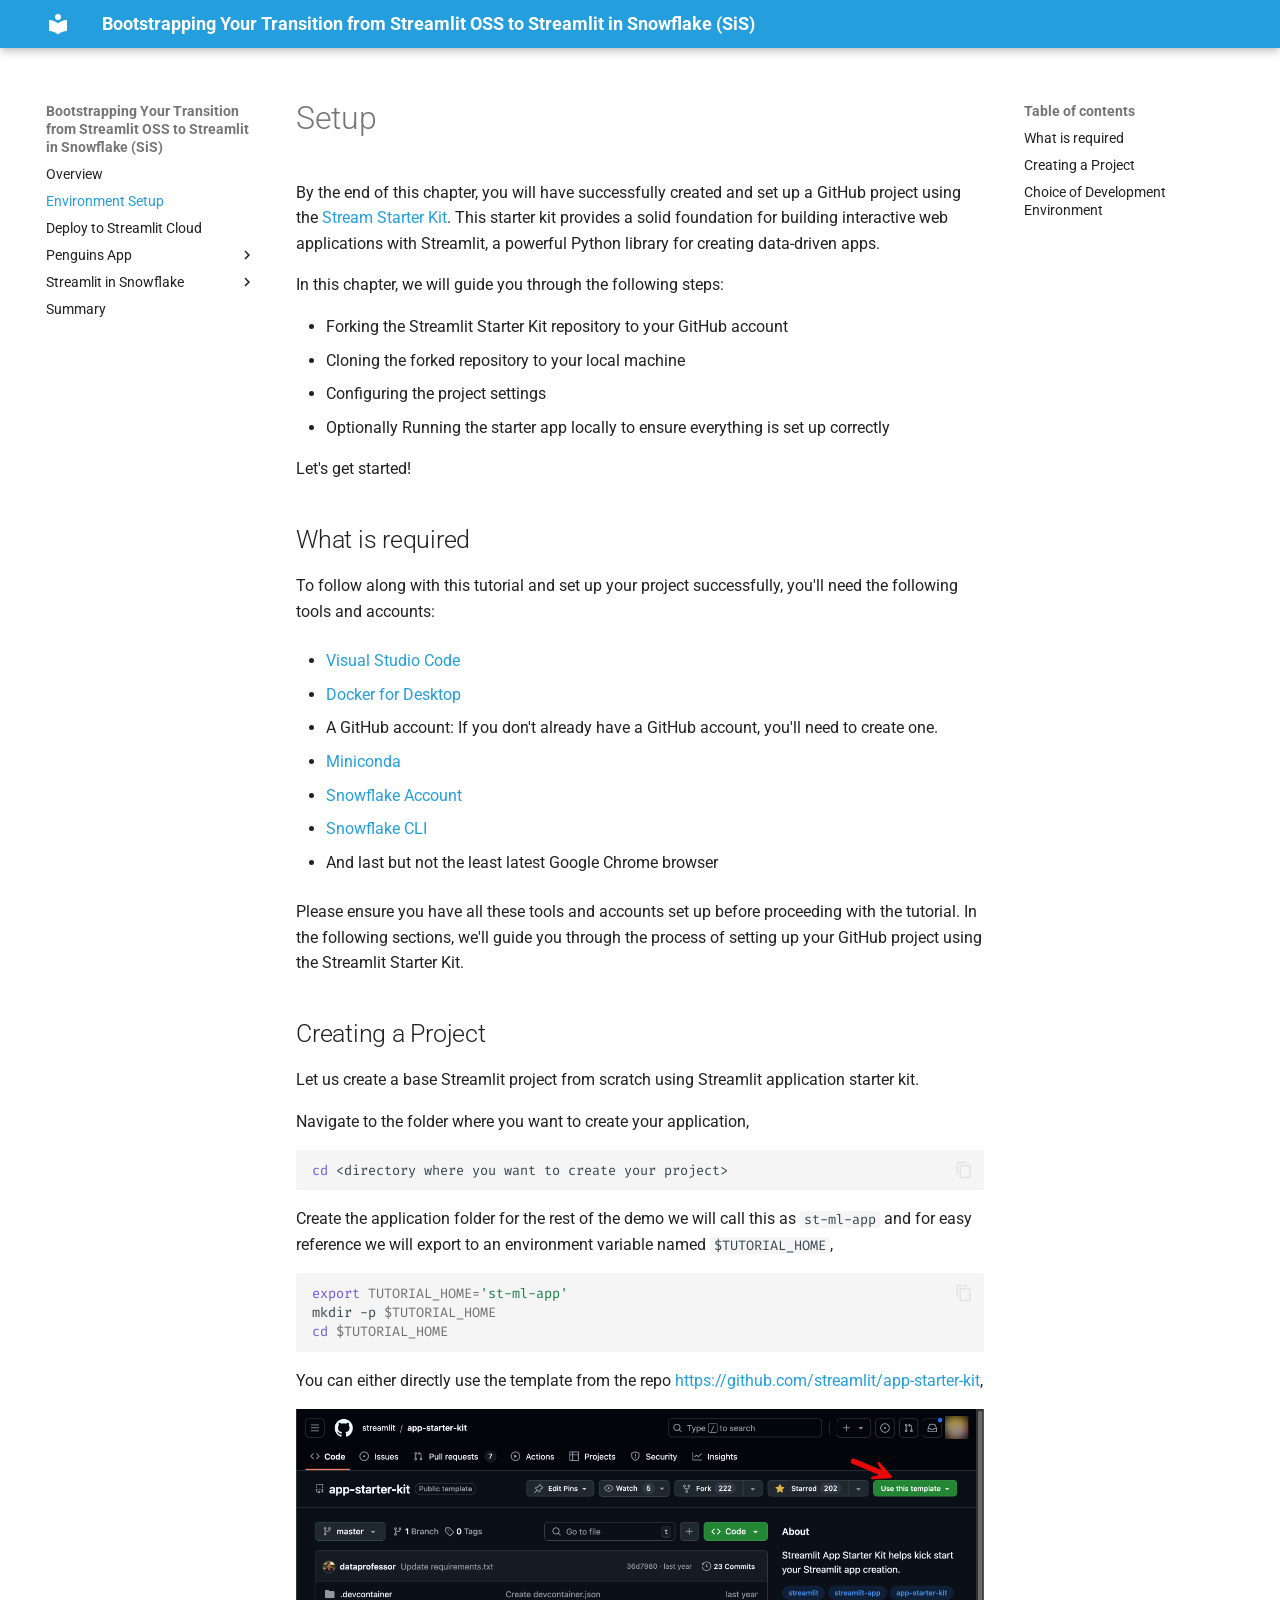
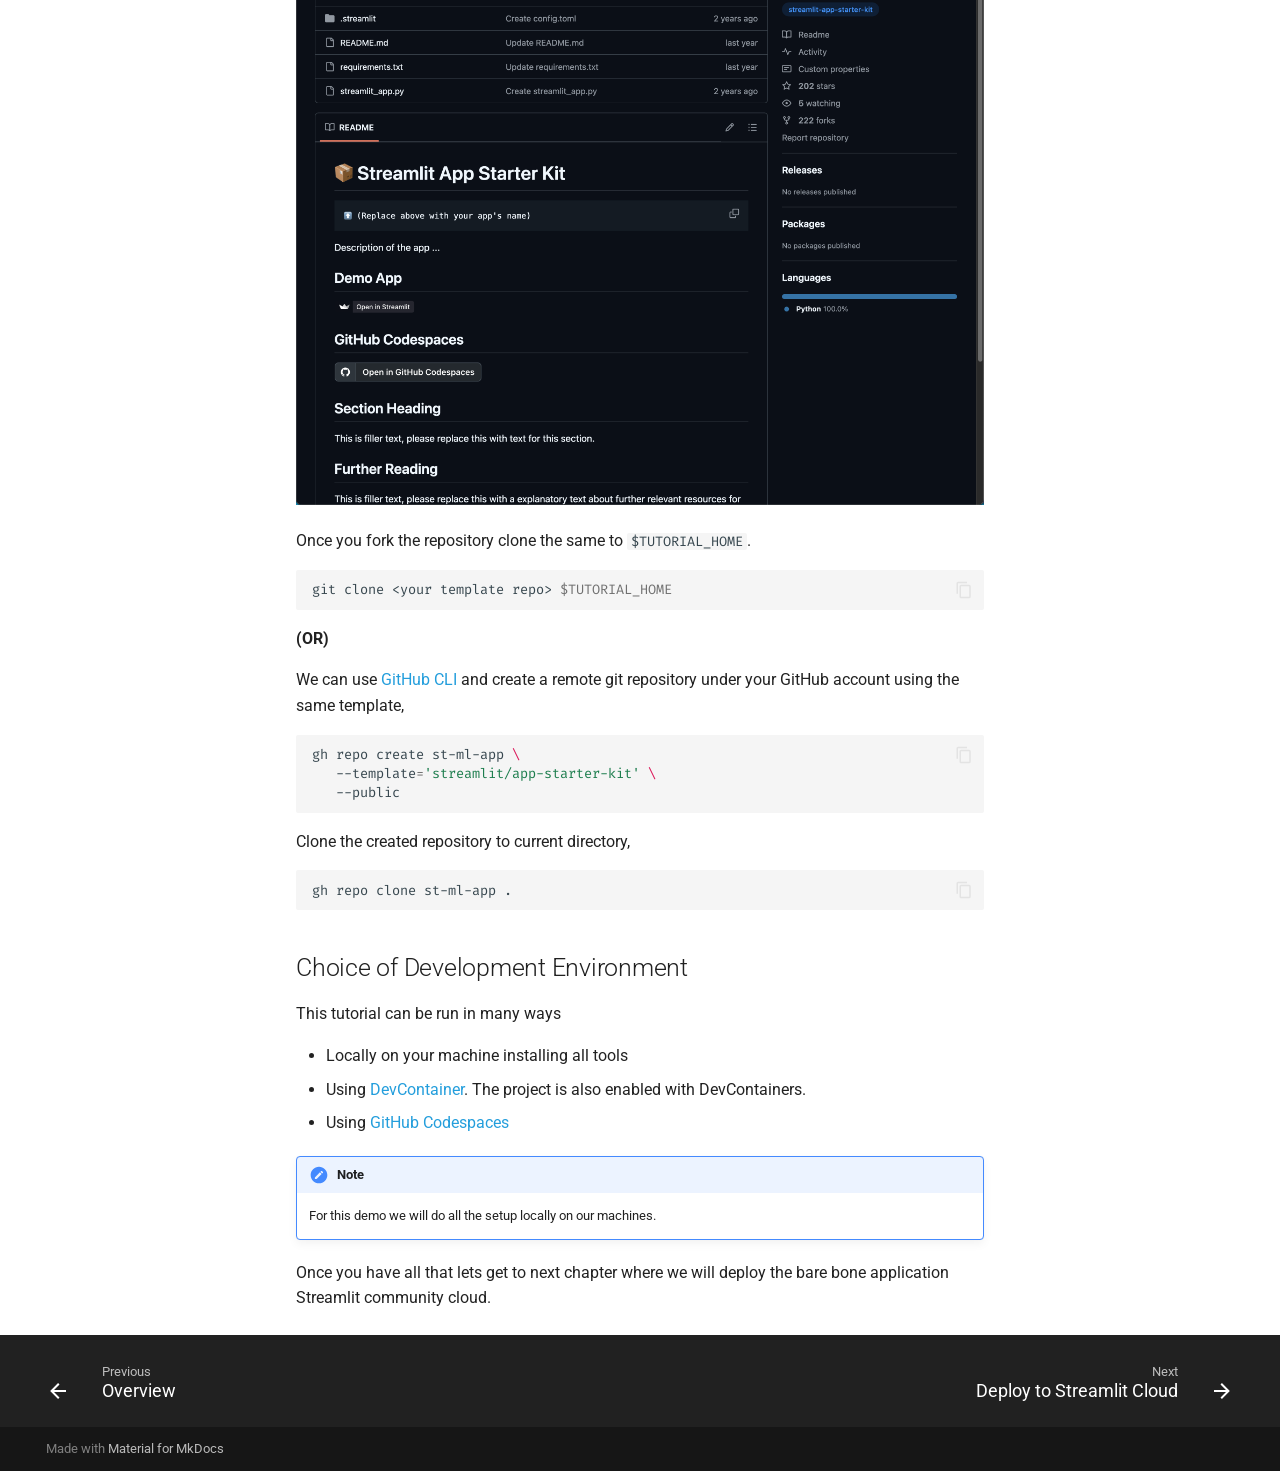
<file: setup/index.html>
<!doctype html>
<html lang="en" class="no-js">
  <head>
    
      <meta charset="utf-8">
      <meta name="viewport" content="width=device-width,initial-scale=1">
      
        <meta name="description" content="Bootstrap your transition from Streamlit OSS to Streamlit in Snowflake (SiS) with this step-by-step tutorial and starter template. Migrate your Streamlit app to Snowflake's powerful and scalable platform, and leverage enterprise-grade features with ease.">
      
      
      
        <link rel="canonical" href="https://snowflake-labs.github.io/streamlit-oss-to-sis-bootstrap/setup/">
      
      
        <link rel="prev" href="..">
      
      
        <link rel="next" href="../deploy_to_streamlit_cloud/">
      
      
      <link rel="icon" href="../assets/images/favicon.png">
      <meta name="generator" content="mkdocs-1.6.1, mkdocs-material-9.5.44">
    
    
      
        <title>Environment Setup - Bootstrapping Your Transition from Streamlit OSS to Streamlit in Snowflake (SiS)</title>
      
    
    
      <link rel="stylesheet" href="../assets/stylesheets/main.0253249f.min.css">
      
        
        <link rel="stylesheet" href="../assets/stylesheets/palette.06af60db.min.css">
      
      


    
    
      
    
    
      
        
        
        <link rel="preconnect" href="https://fonts.gstatic.com" crossorigin>
        <link rel="stylesheet" href="https://fonts.googleapis.com/css?family=Roboto:300,300i,400,400i,700,700i%7CFira+Code:400,400i,700,700i&display=fallback">
        <style>:root{--md-text-font:"Roboto";--md-code-font:"Fira Code"}</style>
      
    
    
      <link rel="stylesheet" href="../stylesheets/extra.css">
    
    <script>__md_scope=new URL("..",location),__md_hash=e=>[...e].reduce(((e,_)=>(e<<5)-e+_.charCodeAt(0)),0),__md_get=(e,_=localStorage,t=__md_scope)=>JSON.parse(_.getItem(t.pathname+"."+e)),__md_set=(e,_,t=localStorage,a=__md_scope)=>{try{t.setItem(a.pathname+"."+e,JSON.stringify(_))}catch(e){}}</script>
    
      

    
    
    
  </head>
  
  
    
    
    
    
    
    <body dir="ltr" data-md-color-scheme="default" data-md-color-primary="custom" data-md-color-accent="indigo">
  
    
    <input class="md-toggle" data-md-toggle="drawer" type="checkbox" id="__drawer" autocomplete="off">
    <input class="md-toggle" data-md-toggle="search" type="checkbox" id="__search" autocomplete="off">
    <label class="md-overlay" for="__drawer"></label>
    <div data-md-component="skip">
      
        
        <a href="#setup" class="md-skip">
          Skip to content
        </a>
      
    </div>
    <div data-md-component="announce">
      
    </div>
    
    
      

  

<header class="md-header md-header--shadow" data-md-component="header">
  <nav class="md-header__inner md-grid" aria-label="Header">
    <a href=".." title="Bootstrapping Your Transition from Streamlit OSS to Streamlit in Snowflake (SiS)" class="md-header__button md-logo" aria-label="Bootstrapping Your Transition from Streamlit OSS to Streamlit in Snowflake (SiS)" data-md-component="logo">
      
  
  <svg xmlns="http://www.w3.org/2000/svg" viewBox="0 0 24 24"><path d="M12 8a3 3 0 0 0 3-3 3 3 0 0 0-3-3 3 3 0 0 0-3 3 3 3 0 0 0 3 3m0 3.54C9.64 9.35 6.5 8 3 8v11c3.5 0 6.64 1.35 9 3.54 2.36-2.19 5.5-3.54 9-3.54V8c-3.5 0-6.64 1.35-9 3.54"/></svg>

    </a>
    <label class="md-header__button md-icon" for="__drawer">
      
      <svg xmlns="http://www.w3.org/2000/svg" viewBox="0 0 24 24"><path d="M3 6h18v2H3zm0 5h18v2H3zm0 5h18v2H3z"/></svg>
    </label>
    <div class="md-header__title" data-md-component="header-title">
      <div class="md-header__ellipsis">
        <div class="md-header__topic">
          <span class="md-ellipsis">
            Bootstrapping Your Transition from Streamlit OSS to Streamlit in Snowflake (SiS)
          </span>
        </div>
        <div class="md-header__topic" data-md-component="header-topic">
          <span class="md-ellipsis">
            
              Environment Setup
            
          </span>
        </div>
      </div>
    </div>
    
      
    
    
    
    
    
  </nav>
  
</header>
    
    <div class="md-container" data-md-component="container">
      
      
        
          
        
      
      <main class="md-main" data-md-component="main">
        <div class="md-main__inner md-grid">
          
            
              
              <div class="md-sidebar md-sidebar--primary" data-md-component="sidebar" data-md-type="navigation" >
                <div class="md-sidebar__scrollwrap">
                  <div class="md-sidebar__inner">
                    



<nav class="md-nav md-nav--primary" aria-label="Navigation" data-md-level="0">
  <label class="md-nav__title" for="__drawer">
    <a href=".." title="Bootstrapping Your Transition from Streamlit OSS to Streamlit in Snowflake (SiS)" class="md-nav__button md-logo" aria-label="Bootstrapping Your Transition from Streamlit OSS to Streamlit in Snowflake (SiS)" data-md-component="logo">
      
  
  <svg xmlns="http://www.w3.org/2000/svg" viewBox="0 0 24 24"><path d="M12 8a3 3 0 0 0 3-3 3 3 0 0 0-3-3 3 3 0 0 0-3 3 3 3 0 0 0 3 3m0 3.54C9.64 9.35 6.5 8 3 8v11c3.5 0 6.64 1.35 9 3.54 2.36-2.19 5.5-3.54 9-3.54V8c-3.5 0-6.64 1.35-9 3.54"/></svg>

    </a>
    Bootstrapping Your Transition from Streamlit OSS to Streamlit in Snowflake (SiS)
  </label>
  
  <ul class="md-nav__list" data-md-scrollfix>
    
      
      
  
  
  
  
    <li class="md-nav__item">
      <a href=".." class="md-nav__link">
        
  
  <span class="md-ellipsis">
    Overview
  </span>
  

      </a>
    </li>
  

    
      
      
  
  
    
  
  
  
    <li class="md-nav__item md-nav__item--active">
      
      <input class="md-nav__toggle md-toggle" type="checkbox" id="__toc">
      
      
        
      
      
        <label class="md-nav__link md-nav__link--active" for="__toc">
          
  
  <span class="md-ellipsis">
    Environment Setup
  </span>
  

          <span class="md-nav__icon md-icon"></span>
        </label>
      
      <a href="./" class="md-nav__link md-nav__link--active">
        
  
  <span class="md-ellipsis">
    Environment Setup
  </span>
  

      </a>
      
        

<nav class="md-nav md-nav--secondary" aria-label="Table of contents">
  
  
  
    
  
  
    <label class="md-nav__title" for="__toc">
      <span class="md-nav__icon md-icon"></span>
      Table of contents
    </label>
    <ul class="md-nav__list" data-md-component="toc" data-md-scrollfix>
      
        <li class="md-nav__item">
  <a href="#what-is-required" class="md-nav__link">
    <span class="md-ellipsis">
      What is required
    </span>
  </a>
  
</li>
      
        <li class="md-nav__item">
  <a href="#creating-a-project" class="md-nav__link">
    <span class="md-ellipsis">
      Creating a Project
    </span>
  </a>
  
</li>
      
        <li class="md-nav__item">
  <a href="#choice-of-development-environment" class="md-nav__link">
    <span class="md-ellipsis">
      Choice of Development Environment
    </span>
  </a>
  
</li>
      
    </ul>
  
</nav>
      
    </li>
  

    
      
      
  
  
  
  
    <li class="md-nav__item">
      <a href="../deploy_to_streamlit_cloud/" class="md-nav__link">
        
  
  <span class="md-ellipsis">
    Deploy to Streamlit Cloud
  </span>
  

      </a>
    </li>
  

    
      
      
  
  
  
  
    
    
    
    
    <li class="md-nav__item md-nav__item--nested">
      
        
        
        <input class="md-nav__toggle md-toggle " type="checkbox" id="__nav_4" >
        
          
          <label class="md-nav__link" for="__nav_4" id="__nav_4_label" tabindex="0">
            
  
  <span class="md-ellipsis">
    Penguins App
  </span>
  

            <span class="md-nav__icon md-icon"></span>
          </label>
        
        <nav class="md-nav" data-md-level="1" aria-labelledby="__nav_4_label" aria-expanded="false">
          <label class="md-nav__title" for="__nav_4">
            <span class="md-nav__icon md-icon"></span>
            Penguins App
          </label>
          <ul class="md-nav__list" data-md-scrollfix>
            
              
                
  
  
  
  
    <li class="md-nav__item">
      <a href="../explore_dataset/" class="md-nav__link">
        
  
  <span class="md-ellipsis">
    Exploring Dataset
  </span>
  

      </a>
    </li>
  

              
            
              
                
  
  
  
  
    <li class="md-nav__item">
      <a href="../interactive_features/" class="md-nav__link">
        
  
  <span class="md-ellipsis">
    Interact with Application
  </span>
  

      </a>
    </li>
  

              
            
              
                
  
  
  
  
    <li class="md-nav__item">
      <a href="../data_preparation/" class="md-nav__link">
        
  
  <span class="md-ellipsis">
    Data Preparation
  </span>
  

      </a>
    </li>
  

              
            
              
                
  
  
  
  
    <li class="md-nav__item">
      <a href="../train_and_predict/" class="md-nav__link">
        
  
  <span class="md-ellipsis">
    Training and Prediction
  </span>
  

      </a>
    </li>
  

              
            
          </ul>
        </nav>
      
    </li>
  

    
      
      
  
  
  
  
    
    
    
    
    <li class="md-nav__item md-nav__item--nested">
      
        
        
        <input class="md-nav__toggle md-toggle " type="checkbox" id="__nav_5" >
        
          
          <label class="md-nav__link" for="__nav_5" id="__nav_5_label" tabindex="0">
            
  
  <span class="md-ellipsis">
    Streamlit in  Snowflake
  </span>
  

            <span class="md-nav__icon md-icon"></span>
          </label>
        
        <nav class="md-nav" data-md-level="1" aria-labelledby="__nav_5_label" aria-expanded="false">
          <label class="md-nav__title" for="__nav_5">
            <span class="md-nav__icon md-icon"></span>
            Streamlit in  Snowflake
          </label>
          <ul class="md-nav__list" data-md-scrollfix>
            
              
                
  
  
  
  
    <li class="md-nav__item">
      <a href="../snowflake_deploy/" class="md-nav__link">
        
  
  <span class="md-ellipsis">
    Deploy to Snowflake
  </span>
  

      </a>
    </li>
  

              
            
          </ul>
        </nav>
      
    </li>
  

    
      
      
  
  
  
  
    <li class="md-nav__item">
      <a href="../summary/" class="md-nav__link">
        
  
  <span class="md-ellipsis">
    Summary
  </span>
  

      </a>
    </li>
  

    
  </ul>
</nav>
                  </div>
                </div>
              </div>
            
            
              
              <div class="md-sidebar md-sidebar--secondary" data-md-component="sidebar" data-md-type="toc" >
                <div class="md-sidebar__scrollwrap">
                  <div class="md-sidebar__inner">
                    

<nav class="md-nav md-nav--secondary" aria-label="Table of contents">
  
  
  
    
  
  
    <label class="md-nav__title" for="__toc">
      <span class="md-nav__icon md-icon"></span>
      Table of contents
    </label>
    <ul class="md-nav__list" data-md-component="toc" data-md-scrollfix>
      
        <li class="md-nav__item">
  <a href="#what-is-required" class="md-nav__link">
    <span class="md-ellipsis">
      What is required
    </span>
  </a>
  
</li>
      
        <li class="md-nav__item">
  <a href="#creating-a-project" class="md-nav__link">
    <span class="md-ellipsis">
      Creating a Project
    </span>
  </a>
  
</li>
      
        <li class="md-nav__item">
  <a href="#choice-of-development-environment" class="md-nav__link">
    <span class="md-ellipsis">
      Choice of Development Environment
    </span>
  </a>
  
</li>
      
    </ul>
  
</nav>
                  </div>
                </div>
              </div>
            
          
          
            <div class="md-content" data-md-component="content">
              <article class="md-content__inner md-typeset">
                
                  


<h1 id="setup">Setup<a class="headerlink" href="#setup" title="Permanent link">&para;</a></h1>
<p>By the end of this chapter, you will have successfully created and set up a GitHub project using the <a href="https://github.com/streamlit/app-starter-kit" target="_blank">Stream Starter Kit</a>. This starter kit provides a solid foundation for building interactive web applications with Streamlit, a powerful Python library for creating data-driven apps.</p>
<p>In this chapter, we will guide you through the following steps:</p>
<ul>
<li>Forking the Streamlit Starter Kit repository to your GitHub account</li>
<li>Cloning the forked repository to your local machine</li>
<li>Configuring the project settings</li>
<li>Optionally Running the starter app locally to ensure everything is set up correctly</li>
</ul>
<p>Let's get started!</p>
<h2 id="what-is-required">What is required<a class="headerlink" href="#what-is-required" title="Permanent link">&para;</a></h2>
<p>To follow along with this tutorial and set up your project successfully, you'll need the following tools and accounts:</p>
<ul>
<li>
<p><a href="https://code.visualstudio.com/" target="_blank">Visual Studio Code</a></p>
</li>
<li>
<p><a href="https://www.docker.com/products/docker-desktop/" target="_blank">Docker for Desktop</a></p>
</li>
<li>
<p>A GitHub account: If you don't already have a GitHub account, you'll need to create one. </p>
</li>
<li>
<p><a href="https://docs.anaconda.com/miniconda/" target="_blank">Miniconda</a></p>
</li>
<li>
<p><a href="https://signup.snowflake.com" target="_blank">Snowflake Account</a></p>
</li>
<li>
<p><a href="https://docs.snowflake.com/en/developer-guide/snowflake-cli/index" target="_blank">Snowflake CLI</a></p>
</li>
<li>
<p>And last but not the least latest Google Chrome browser</p>
</li>
</ul>
<p>Please ensure you have all these tools and accounts set up before proceeding with the tutorial. In the following sections, we'll guide you through the process of setting up your GitHub project using the Streamlit Starter Kit.</p>
<h2 id="creating-a-project">Creating a Project<a class="headerlink" href="#creating-a-project" title="Permanent link">&para;</a></h2>
<p>Let us create a base Streamlit project from scratch using Streamlit application starter kit.</p>
<p>Navigate to the folder where you want to create your application,</p>
<div class="language-shell highlight"><pre><span></span><code><span id="__span-0-1"><a id="__codelineno-0-1" name="__codelineno-0-1" href="#__codelineno-0-1"></a><span class="nb">cd</span><span class="w"> </span>&lt;directory<span class="w"> </span>where<span class="w"> </span>you<span class="w"> </span>want<span class="w"> </span>to<span class="w"> </span>create<span class="w"> </span>your<span class="w"> </span>project&gt;
</span></code></pre></div>
<p>Create the application folder for the rest of the demo we will call this as <code>st-ml-app</code> and for easy reference we will export to an environment variable named <code>$TUTORIAL_HOME</code>,</p>
<div class="language-shell highlight"><pre><span></span><code><span id="__span-1-1"><a id="__codelineno-1-1" name="__codelineno-1-1" href="#__codelineno-1-1"></a><span class="nb">export</span><span class="w"> </span><span class="nv">TUTORIAL_HOME</span><span class="o">=</span><span class="s1">&#39;st-ml-app&#39;</span>
</span><span id="__span-1-2"><a id="__codelineno-1-2" name="__codelineno-1-2" href="#__codelineno-1-2"></a>mkdir<span class="w"> </span>-p<span class="w"> </span><span class="nv">$TUTORIAL_HOME</span>
</span><span id="__span-1-3"><a id="__codelineno-1-3" name="__codelineno-1-3" href="#__codelineno-1-3"></a><span class="nb">cd</span><span class="w"> </span><span class="nv">$TUTORIAL_HOME</span>
</span></code></pre></div>
<p>You can either directly use the template from the repo <a href="https://github.com/streamlit/app-starter-kit" target="_blank">https://github.com/streamlit/app-starter-kit</a>,</p>
<p><img alt="Streamlit Application Starter Kit" src="../images/app-starter-kit.png" /></p>
<p>Once you fork the repository clone the same to <code>$TUTORIAL_HOME</code>.</p>
<div class="language-shell highlight"><pre><span></span><code><span id="__span-2-1"><a id="__codelineno-2-1" name="__codelineno-2-1" href="#__codelineno-2-1"></a>git<span class="w"> </span>clone<span class="w"> </span>&lt;your<span class="w"> </span>template<span class="w"> </span>repo&gt;<span class="w"> </span><span class="nv">$TUTORIAL_HOME</span>
</span></code></pre></div>
<p><strong>(OR)</strong></p>
<p>We can use <a href="https://cli.github.com/" target="_blank">GitHub CLI</a> and create a remote git repository under your GitHub account using the same template,</p>
<div class="language-shell highlight"><pre><span></span><code><span id="__span-3-1"><a id="__codelineno-3-1" name="__codelineno-3-1" href="#__codelineno-3-1"></a>gh<span class="w"> </span>repo<span class="w"> </span>create<span class="w"> </span>st-ml-app<span class="w"> </span><span class="se">\</span>
</span><span id="__span-3-2"><a id="__codelineno-3-2" name="__codelineno-3-2" href="#__codelineno-3-2"></a><span class="w">   </span>--template<span class="o">=</span><span class="s1">&#39;streamlit/app-starter-kit&#39;</span><span class="w"> </span><span class="se">\</span>
</span><span id="__span-3-3"><a id="__codelineno-3-3" name="__codelineno-3-3" href="#__codelineno-3-3"></a><span class="w">   </span>--public<span class="w"> </span>
</span></code></pre></div>
<p>Clone the created repository to current directory,</p>
<div class="language-shell highlight"><pre><span></span><code><span id="__span-4-1"><a id="__codelineno-4-1" name="__codelineno-4-1" href="#__codelineno-4-1"></a>gh<span class="w"> </span>repo<span class="w"> </span>clone<span class="w"> </span>st-ml-app<span class="w"> </span>.
</span></code></pre></div>
<h2 id="choice-of-development-environment">Choice of Development Environment<a class="headerlink" href="#choice-of-development-environment" title="Permanent link">&para;</a></h2>
<p>This tutorial can be run in many ways</p>
<ul>
<li>Locally on your machine installing all tools</li>
<li>Using <a href="https://code.visualstudio.com/docs/devcontainers/create-dev-container">DevContainer</a>. The project is also enabled with DevContainers.</li>
<li>Using <a href="https://github.com/features/codespaces">GitHub Codespaces</a></li>
</ul>
<div class="admonition note">
<p class="admonition-title">Note</p>
<p>For this demo we will do all the setup locally on our machines.</p>
</div>
<p>Once you have all that lets get to next chapter where we will deploy the bare bone application Streamlit community cloud.</p>












                
              </article>
            </div>
          
          
<script>var target=document.getElementById(location.hash.slice(1));target&&target.name&&(target.checked=target.name.startsWith("__tabbed_"))</script>
        </div>
        
      </main>
      
        <footer class="md-footer">
  
    
      
      <nav class="md-footer__inner md-grid" aria-label="Footer" >
        
          
          <a href=".." class="md-footer__link md-footer__link--prev" aria-label="Previous: Overview">
            <div class="md-footer__button md-icon">
              
              <svg xmlns="http://www.w3.org/2000/svg" viewBox="0 0 24 24"><path d="M20 11v2H8l5.5 5.5-1.42 1.42L4.16 12l7.92-7.92L13.5 5.5 8 11z"/></svg>
            </div>
            <div class="md-footer__title">
              <span class="md-footer__direction">
                Previous
              </span>
              <div class="md-ellipsis">
                Overview
              </div>
            </div>
          </a>
        
        
          
          <a href="../deploy_to_streamlit_cloud/" class="md-footer__link md-footer__link--next" aria-label="Next: Deploy to Streamlit Cloud">
            <div class="md-footer__title">
              <span class="md-footer__direction">
                Next
              </span>
              <div class="md-ellipsis">
                Deploy to Streamlit Cloud
              </div>
            </div>
            <div class="md-footer__button md-icon">
              
              <svg xmlns="http://www.w3.org/2000/svg" viewBox="0 0 24 24"><path d="M4 11v2h12l-5.5 5.5 1.42 1.42L19.84 12l-7.92-7.92L10.5 5.5 16 11z"/></svg>
            </div>
          </a>
        
      </nav>
    
  
  <div class="md-footer-meta md-typeset">
    <div class="md-footer-meta__inner md-grid">
      <div class="md-copyright">
  
  
    Made with
    <a href="https://squidfunk.github.io/mkdocs-material/" target="_blank" rel="noopener">
      Material for MkDocs
    </a>
  
</div>
      
    </div>
  </div>
</footer>
      
    </div>
    <div class="md-dialog" data-md-component="dialog">
      <div class="md-dialog__inner md-typeset"></div>
    </div>
    
      <div class="md-progress" data-md-component="progress" role="progressbar"></div>
    
    
    <script id="__config" type="application/json">{"base": "..", "features": ["content.code.copy", "content.code.select", "content.code.annotate", "navigation.instant", "navigation.instant.progress", "navigation.tracking", "navigation.footer", "toc.follow"], "search": "../assets/javascripts/workers/search.6ce7567c.min.js", "translations": {"clipboard.copied": "Copied to clipboard", "clipboard.copy": "Copy to clipboard", "search.result.more.one": "1 more on this page", "search.result.more.other": "# more on this page", "search.result.none": "No matching documents", "search.result.one": "1 matching document", "search.result.other": "# matching documents", "search.result.placeholder": "Type to start searching", "search.result.term.missing": "Missing", "select.version": "Select version"}}</script>
    
    
      <script src="../assets/javascripts/bundle.83f73b43.min.js"></script>
      
    
  </body>
</html>
</file>
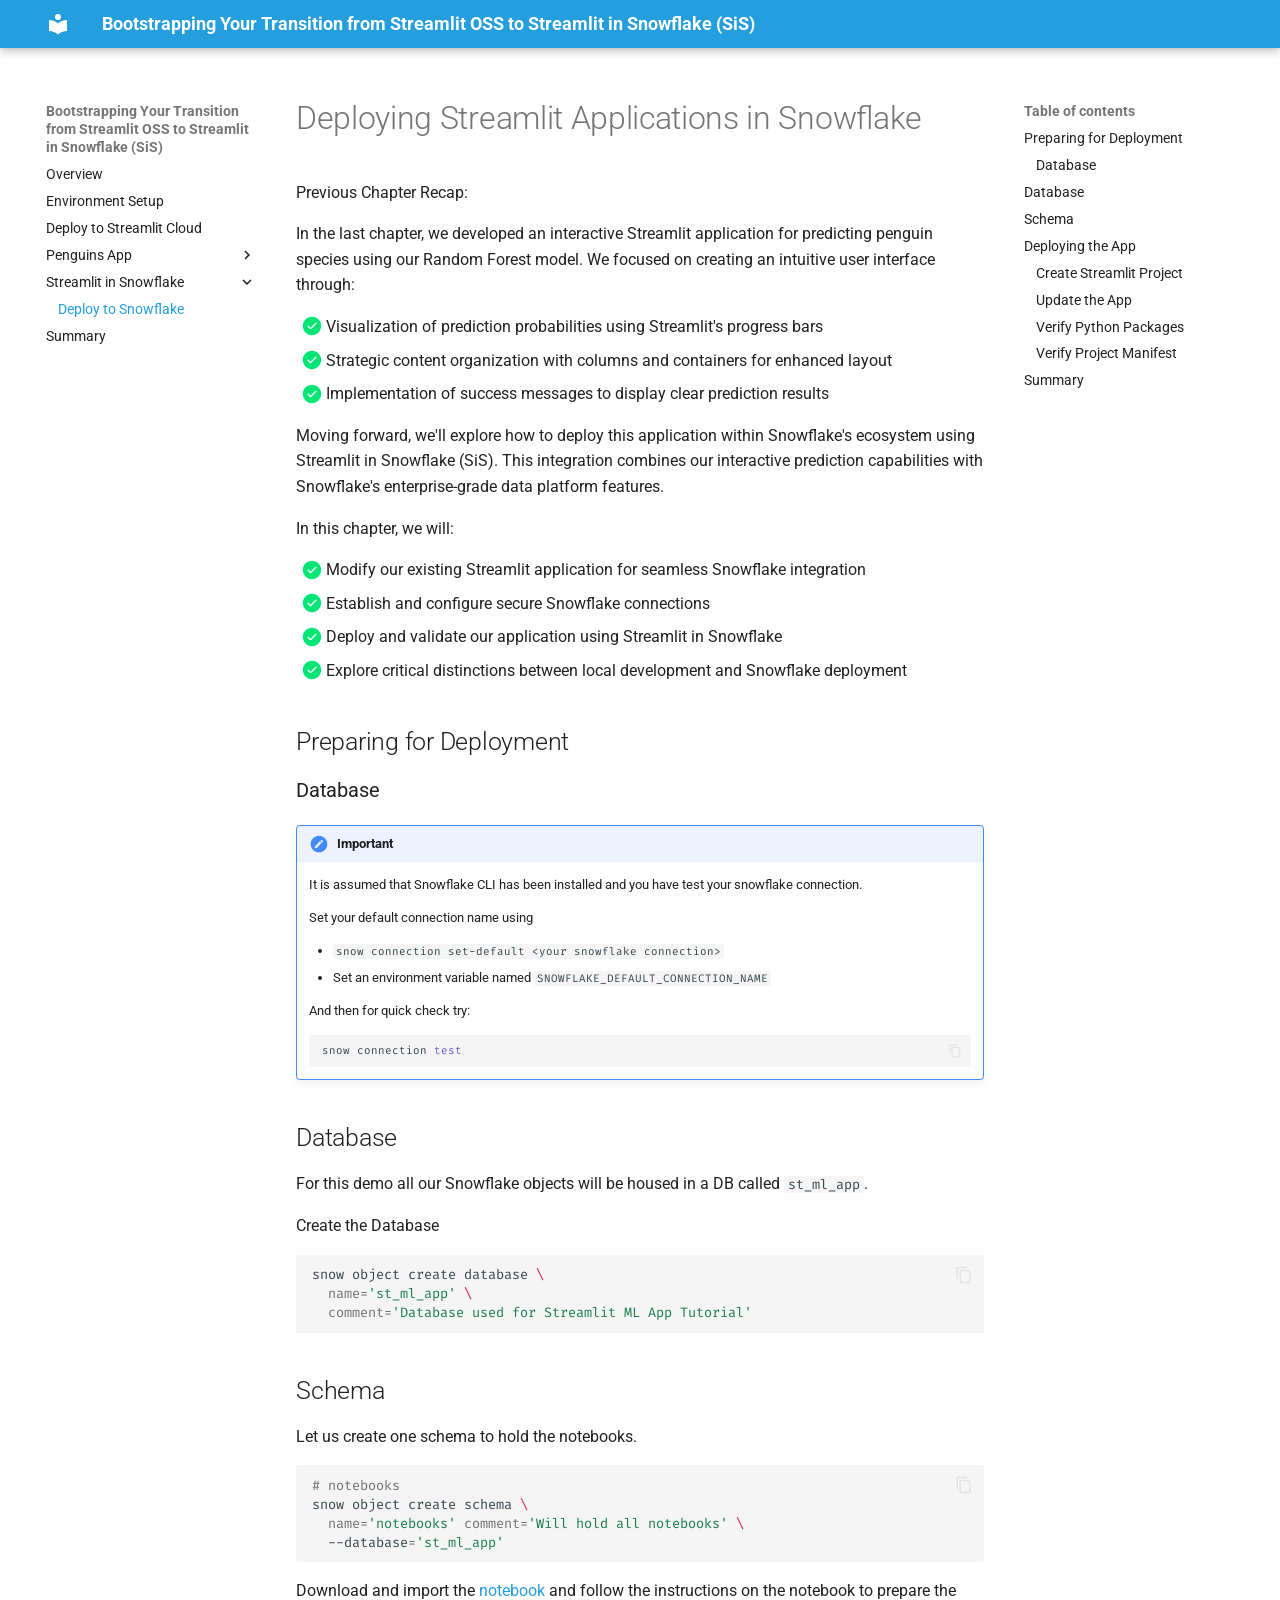
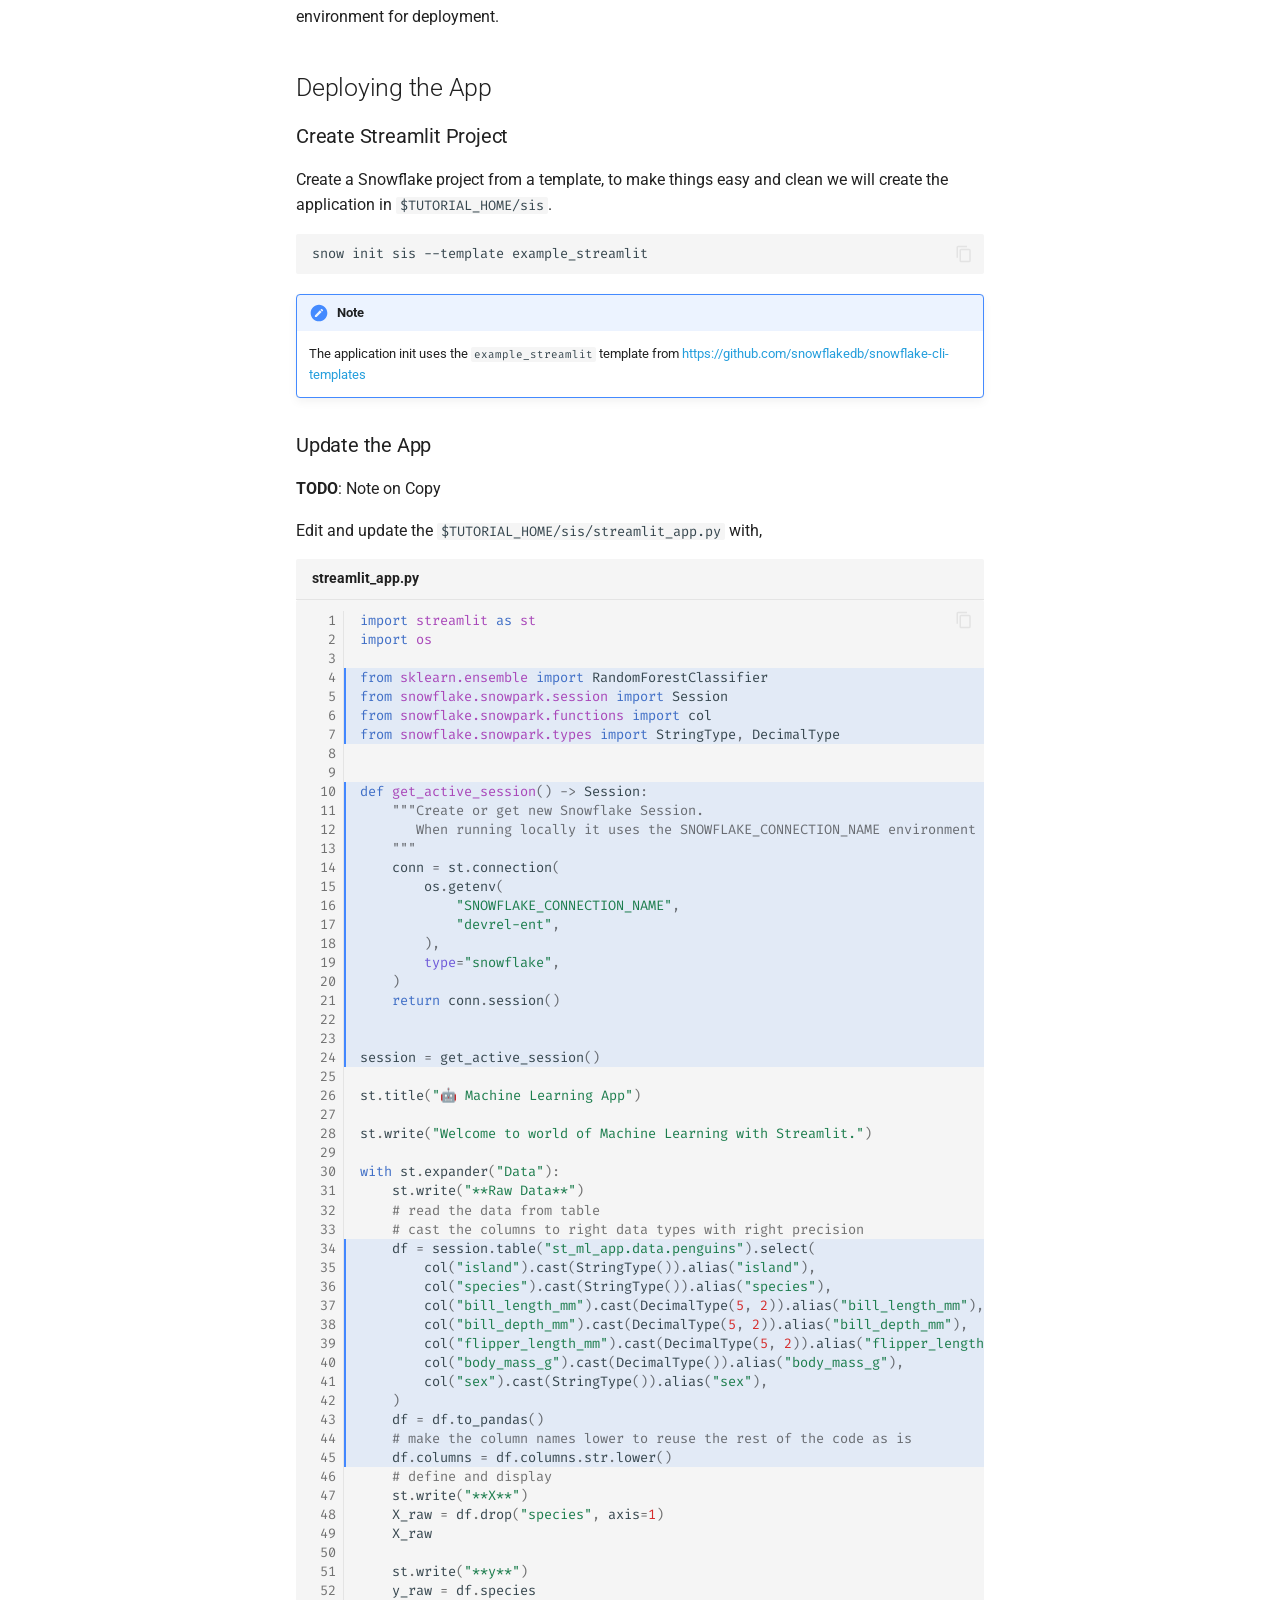
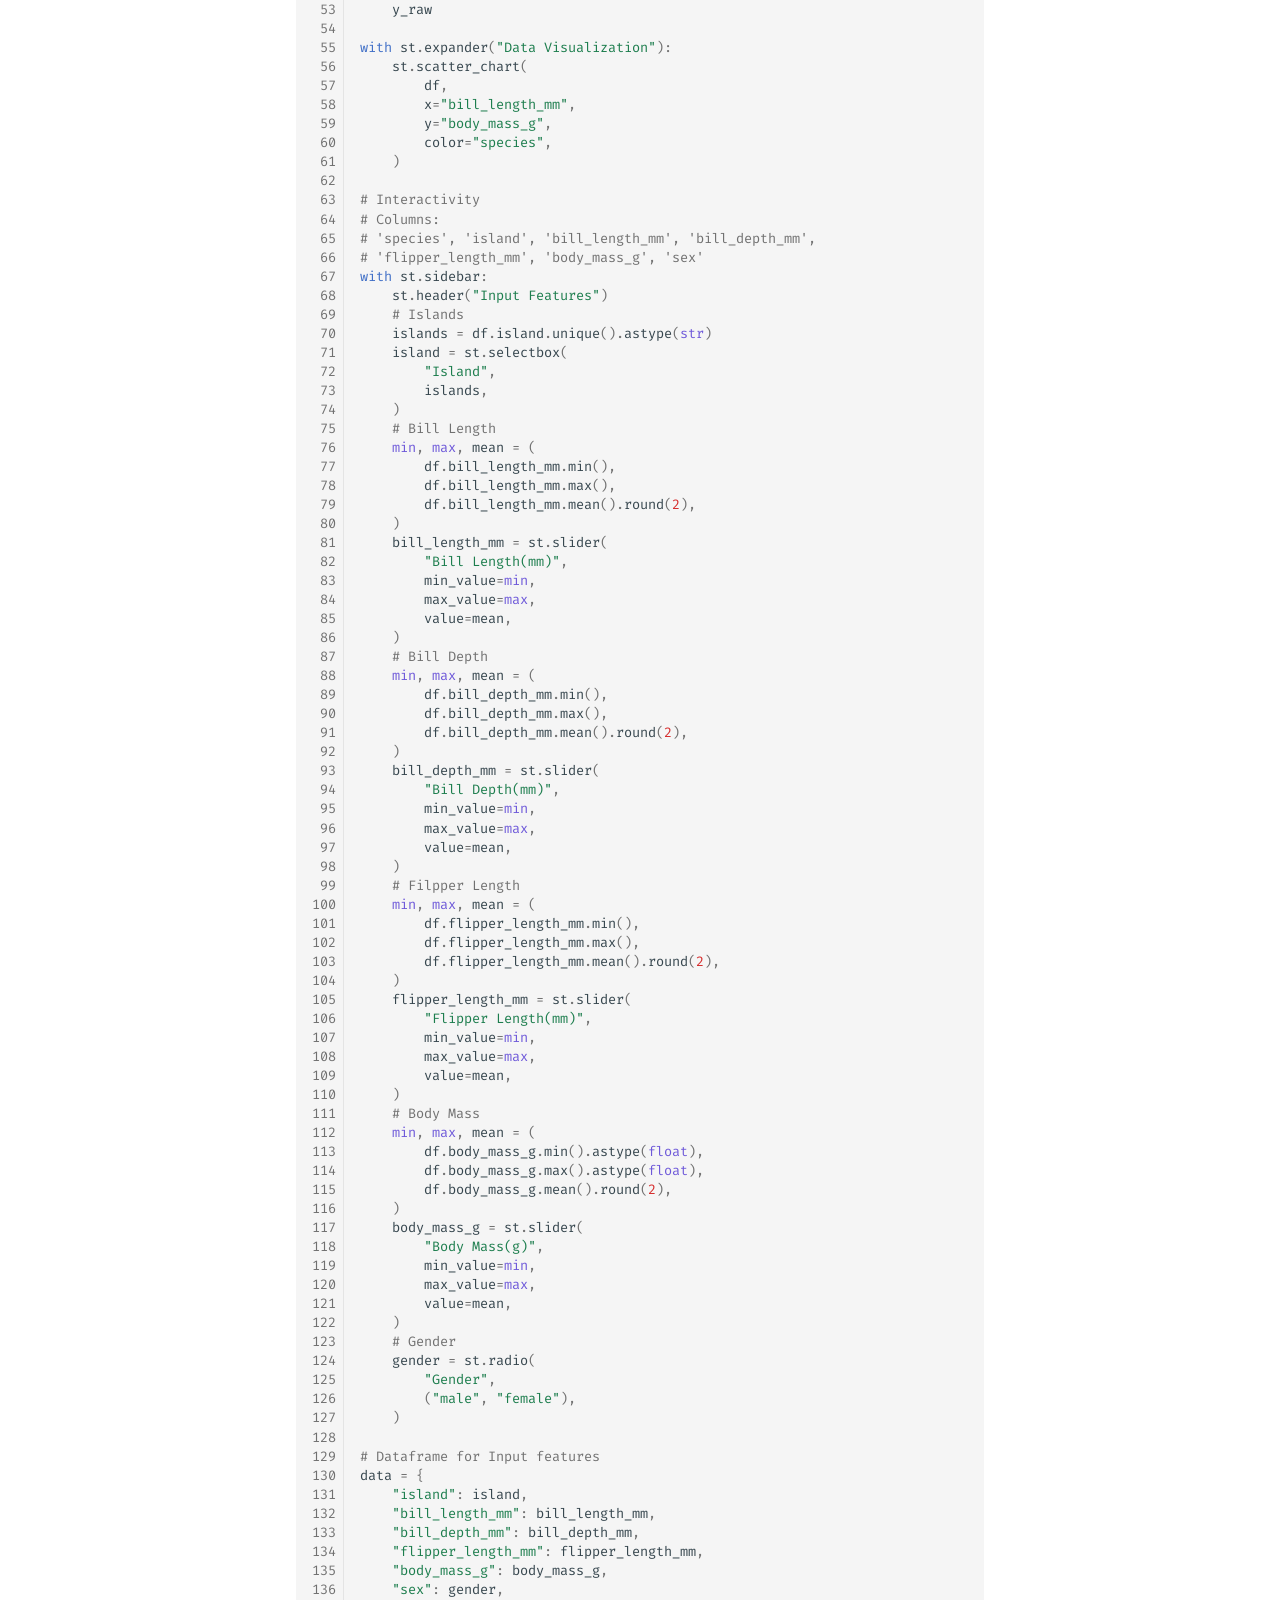
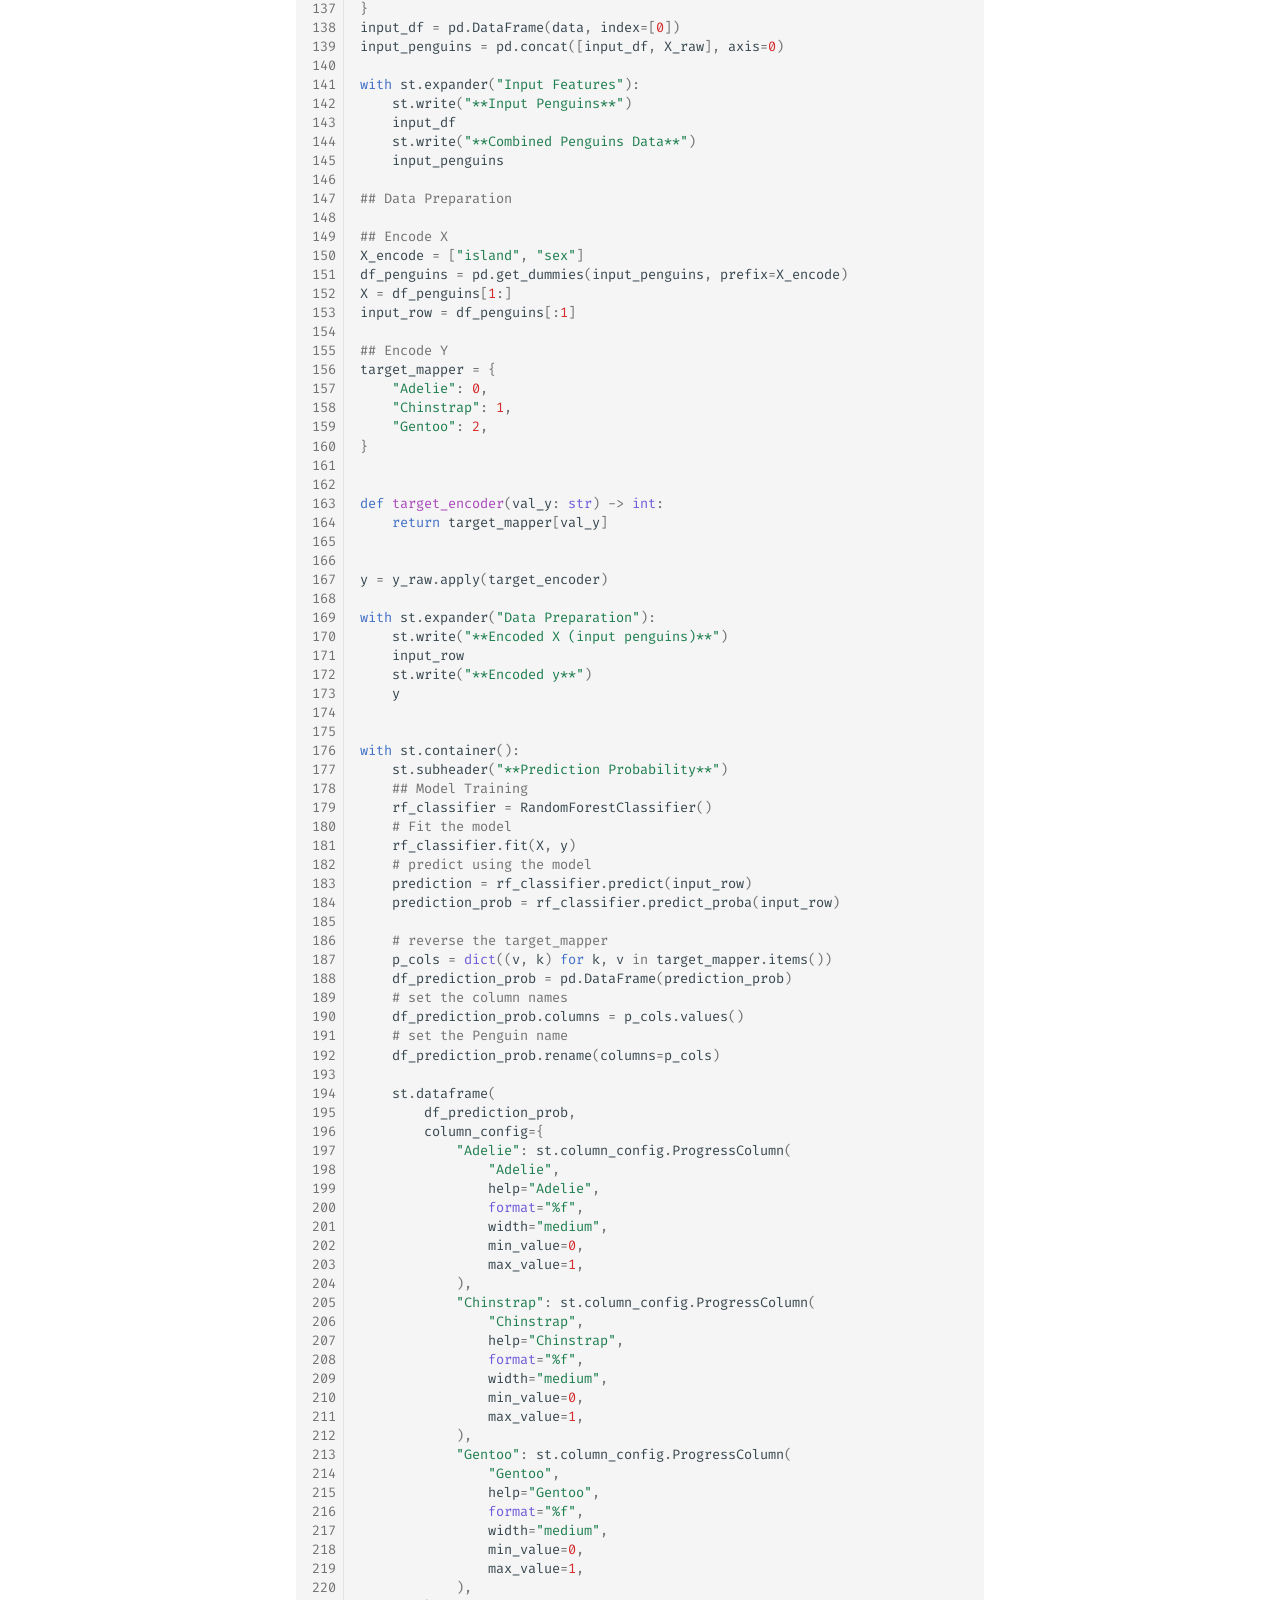
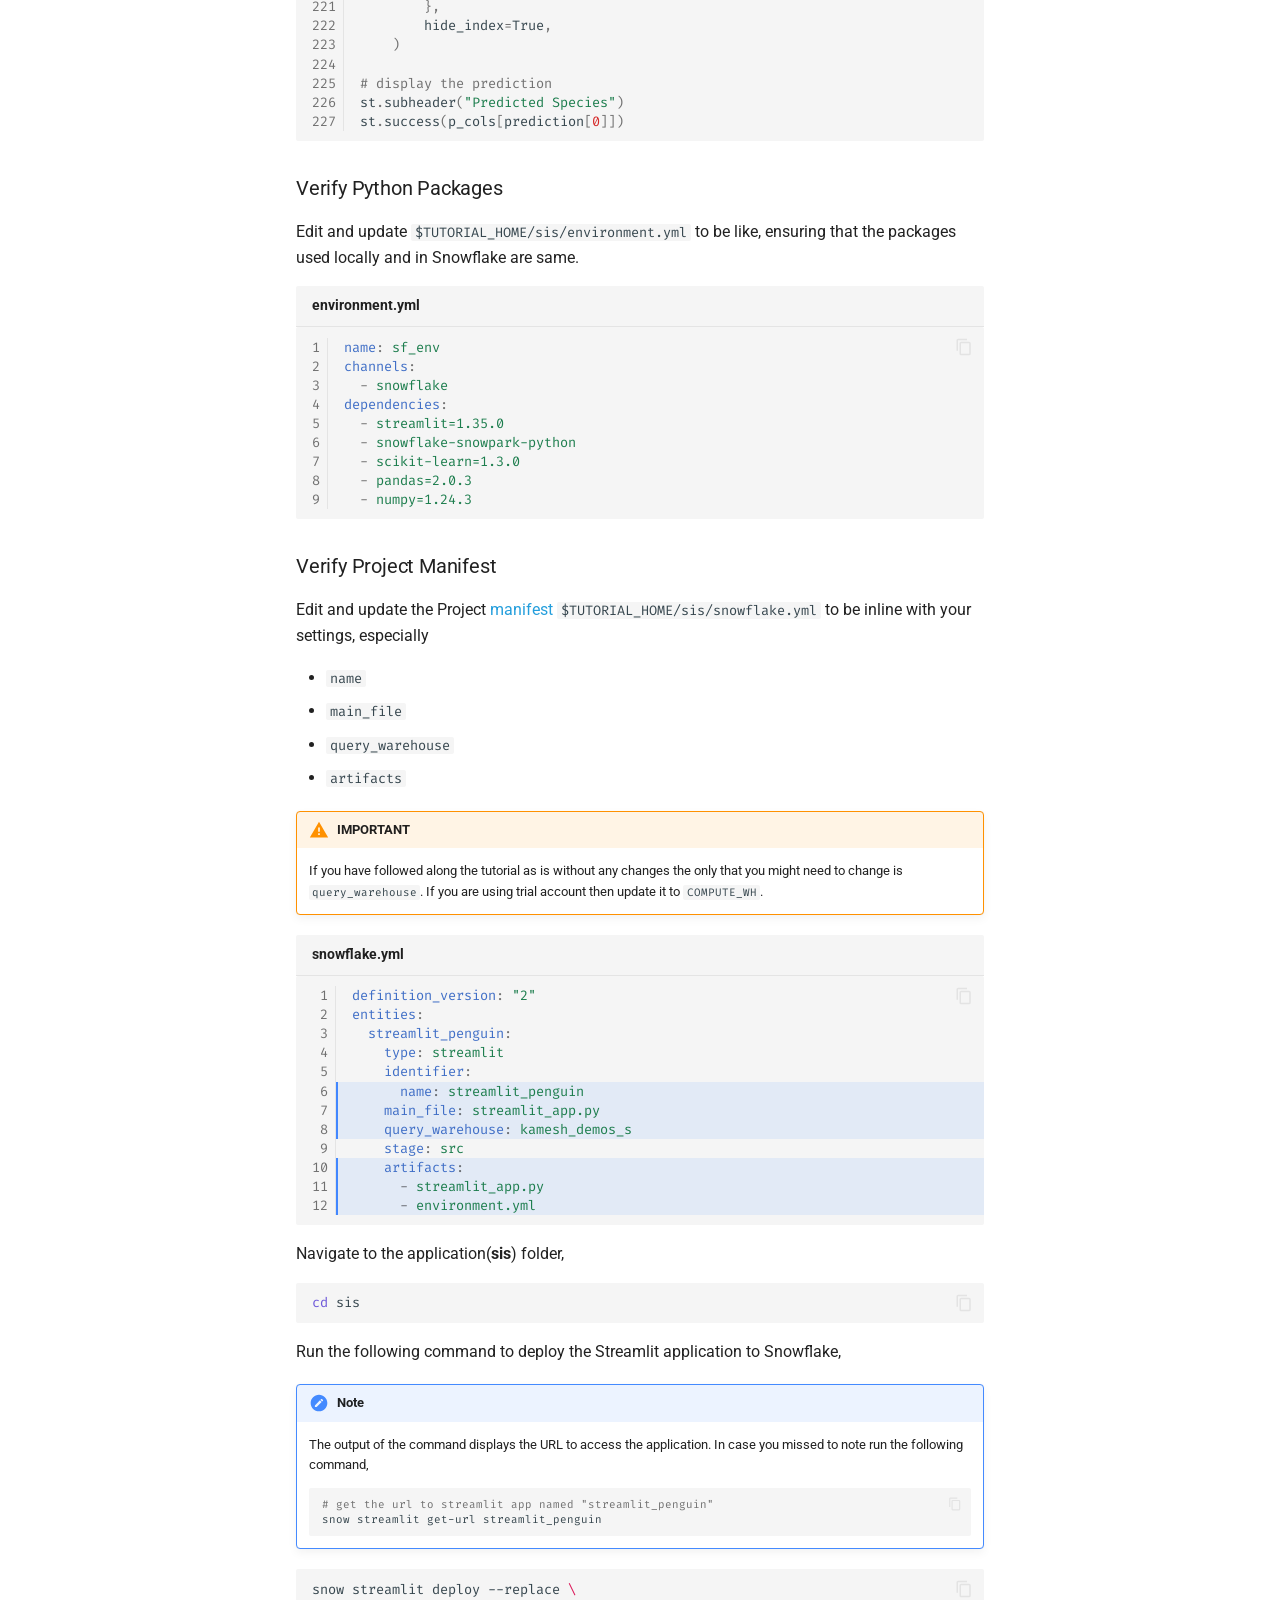
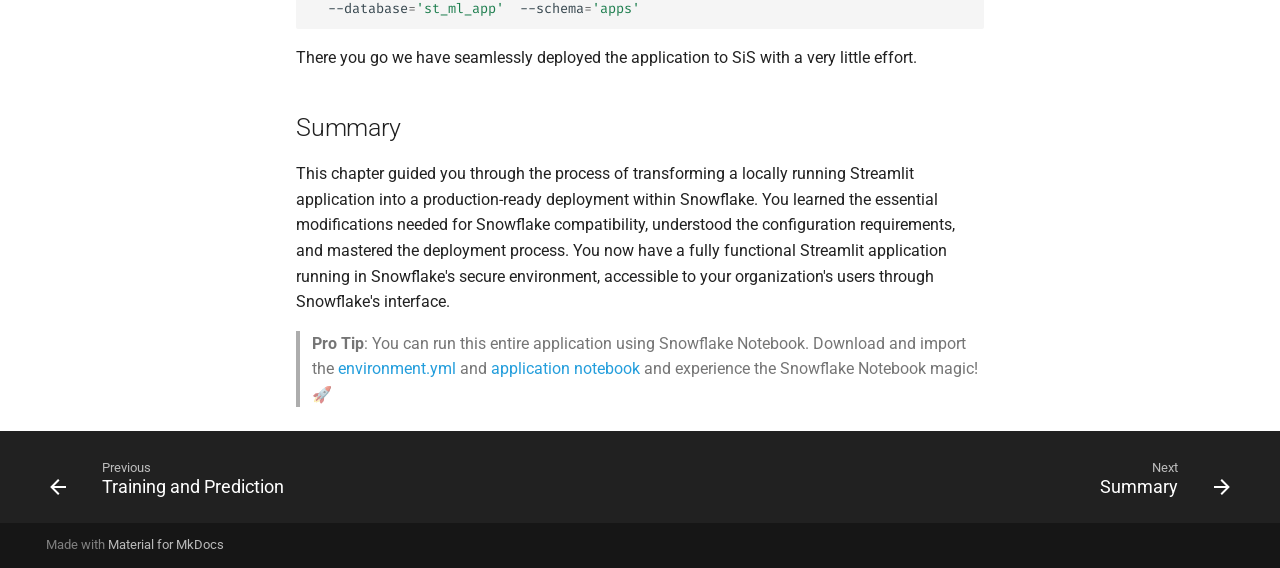
<file: snowflake_deploy/index.html>
<!doctype html>
<html lang="en" class="no-js">
  <head>
    
      <meta charset="utf-8">
      <meta name="viewport" content="width=device-width,initial-scale=1">
      
        <meta name="description" content="Bootstrap your transition from Streamlit OSS to Streamlit in Snowflake (SiS) with this step-by-step tutorial and starter template. Migrate your Streamlit app to Snowflake's powerful and scalable platform, and leverage enterprise-grade features with ease.">
      
      
      
        <link rel="canonical" href="https://snowflake-labs.github.io/streamlit-oss-to-sis-bootstrap/snowflake_deploy/">
      
      
        <link rel="prev" href="../train_and_predict/">
      
      
        <link rel="next" href="../summary/">
      
      
      <link rel="icon" href="../assets/images/favicon.png">
      <meta name="generator" content="mkdocs-1.6.1, mkdocs-material-9.5.44">
    
    
      
        <title>Deploy to Snowflake - Bootstrapping Your Transition from Streamlit OSS to Streamlit in Snowflake (SiS)</title>
      
    
    
      <link rel="stylesheet" href="../assets/stylesheets/main.0253249f.min.css">
      
        
        <link rel="stylesheet" href="../assets/stylesheets/palette.06af60db.min.css">
      
      


    
    
      
    
    
      
        
        
        <link rel="preconnect" href="https://fonts.gstatic.com" crossorigin>
        <link rel="stylesheet" href="https://fonts.googleapis.com/css?family=Roboto:300,300i,400,400i,700,700i%7CFira+Code:400,400i,700,700i&display=fallback">
        <style>:root{--md-text-font:"Roboto";--md-code-font:"Fira Code"}</style>
      
    
    
      <link rel="stylesheet" href="../stylesheets/extra.css">
    
    <script>__md_scope=new URL("..",location),__md_hash=e=>[...e].reduce(((e,_)=>(e<<5)-e+_.charCodeAt(0)),0),__md_get=(e,_=localStorage,t=__md_scope)=>JSON.parse(_.getItem(t.pathname+"."+e)),__md_set=(e,_,t=localStorage,a=__md_scope)=>{try{t.setItem(a.pathname+"."+e,JSON.stringify(_))}catch(e){}}</script>
    
      

    
    
    
  </head>
  
  
    
    
    
    
    
    <body dir="ltr" data-md-color-scheme="default" data-md-color-primary="custom" data-md-color-accent="indigo">
  
    
    <input class="md-toggle" data-md-toggle="drawer" type="checkbox" id="__drawer" autocomplete="off">
    <input class="md-toggle" data-md-toggle="search" type="checkbox" id="__search" autocomplete="off">
    <label class="md-overlay" for="__drawer"></label>
    <div data-md-component="skip">
      
        
        <a href="#deploying-streamlit-applications-in-snowflake" class="md-skip">
          Skip to content
        </a>
      
    </div>
    <div data-md-component="announce">
      
    </div>
    
    
      

  

<header class="md-header md-header--shadow" data-md-component="header">
  <nav class="md-header__inner md-grid" aria-label="Header">
    <a href=".." title="Bootstrapping Your Transition from Streamlit OSS to Streamlit in Snowflake (SiS)" class="md-header__button md-logo" aria-label="Bootstrapping Your Transition from Streamlit OSS to Streamlit in Snowflake (SiS)" data-md-component="logo">
      
  
  <svg xmlns="http://www.w3.org/2000/svg" viewBox="0 0 24 24"><path d="M12 8a3 3 0 0 0 3-3 3 3 0 0 0-3-3 3 3 0 0 0-3 3 3 3 0 0 0 3 3m0 3.54C9.64 9.35 6.5 8 3 8v11c3.5 0 6.64 1.35 9 3.54 2.36-2.19 5.5-3.54 9-3.54V8c-3.5 0-6.64 1.35-9 3.54"/></svg>

    </a>
    <label class="md-header__button md-icon" for="__drawer">
      
      <svg xmlns="http://www.w3.org/2000/svg" viewBox="0 0 24 24"><path d="M3 6h18v2H3zm0 5h18v2H3zm0 5h18v2H3z"/></svg>
    </label>
    <div class="md-header__title" data-md-component="header-title">
      <div class="md-header__ellipsis">
        <div class="md-header__topic">
          <span class="md-ellipsis">
            Bootstrapping Your Transition from Streamlit OSS to Streamlit in Snowflake (SiS)
          </span>
        </div>
        <div class="md-header__topic" data-md-component="header-topic">
          <span class="md-ellipsis">
            
              Deploy to Snowflake
            
          </span>
        </div>
      </div>
    </div>
    
      
    
    
    
    
    
  </nav>
  
</header>
    
    <div class="md-container" data-md-component="container">
      
      
        
          
        
      
      <main class="md-main" data-md-component="main">
        <div class="md-main__inner md-grid">
          
            
              
              <div class="md-sidebar md-sidebar--primary" data-md-component="sidebar" data-md-type="navigation" >
                <div class="md-sidebar__scrollwrap">
                  <div class="md-sidebar__inner">
                    



<nav class="md-nav md-nav--primary" aria-label="Navigation" data-md-level="0">
  <label class="md-nav__title" for="__drawer">
    <a href=".." title="Bootstrapping Your Transition from Streamlit OSS to Streamlit in Snowflake (SiS)" class="md-nav__button md-logo" aria-label="Bootstrapping Your Transition from Streamlit OSS to Streamlit in Snowflake (SiS)" data-md-component="logo">
      
  
  <svg xmlns="http://www.w3.org/2000/svg" viewBox="0 0 24 24"><path d="M12 8a3 3 0 0 0 3-3 3 3 0 0 0-3-3 3 3 0 0 0-3 3 3 3 0 0 0 3 3m0 3.54C9.64 9.35 6.5 8 3 8v11c3.5 0 6.64 1.35 9 3.54 2.36-2.19 5.5-3.54 9-3.54V8c-3.5 0-6.64 1.35-9 3.54"/></svg>

    </a>
    Bootstrapping Your Transition from Streamlit OSS to Streamlit in Snowflake (SiS)
  </label>
  
  <ul class="md-nav__list" data-md-scrollfix>
    
      
      
  
  
  
  
    <li class="md-nav__item">
      <a href=".." class="md-nav__link">
        
  
  <span class="md-ellipsis">
    Overview
  </span>
  

      </a>
    </li>
  

    
      
      
  
  
  
  
    <li class="md-nav__item">
      <a href="../setup/" class="md-nav__link">
        
  
  <span class="md-ellipsis">
    Environment Setup
  </span>
  

      </a>
    </li>
  

    
      
      
  
  
  
  
    <li class="md-nav__item">
      <a href="../deploy_to_streamlit_cloud/" class="md-nav__link">
        
  
  <span class="md-ellipsis">
    Deploy to Streamlit Cloud
  </span>
  

      </a>
    </li>
  

    
      
      
  
  
  
  
    
    
    
    
    <li class="md-nav__item md-nav__item--nested">
      
        
        
        <input class="md-nav__toggle md-toggle " type="checkbox" id="__nav_4" >
        
          
          <label class="md-nav__link" for="__nav_4" id="__nav_4_label" tabindex="0">
            
  
  <span class="md-ellipsis">
    Penguins App
  </span>
  

            <span class="md-nav__icon md-icon"></span>
          </label>
        
        <nav class="md-nav" data-md-level="1" aria-labelledby="__nav_4_label" aria-expanded="false">
          <label class="md-nav__title" for="__nav_4">
            <span class="md-nav__icon md-icon"></span>
            Penguins App
          </label>
          <ul class="md-nav__list" data-md-scrollfix>
            
              
                
  
  
  
  
    <li class="md-nav__item">
      <a href="../explore_dataset/" class="md-nav__link">
        
  
  <span class="md-ellipsis">
    Exploring Dataset
  </span>
  

      </a>
    </li>
  

              
            
              
                
  
  
  
  
    <li class="md-nav__item">
      <a href="../interactive_features/" class="md-nav__link">
        
  
  <span class="md-ellipsis">
    Interact with Application
  </span>
  

      </a>
    </li>
  

              
            
              
                
  
  
  
  
    <li class="md-nav__item">
      <a href="../data_preparation/" class="md-nav__link">
        
  
  <span class="md-ellipsis">
    Data Preparation
  </span>
  

      </a>
    </li>
  

              
            
              
                
  
  
  
  
    <li class="md-nav__item">
      <a href="../train_and_predict/" class="md-nav__link">
        
  
  <span class="md-ellipsis">
    Training and Prediction
  </span>
  

      </a>
    </li>
  

              
            
          </ul>
        </nav>
      
    </li>
  

    
      
      
  
  
    
  
  
  
    
    
    
    
    <li class="md-nav__item md-nav__item--active md-nav__item--nested">
      
        
        
        <input class="md-nav__toggle md-toggle " type="checkbox" id="__nav_5" checked>
        
          
          <label class="md-nav__link" for="__nav_5" id="__nav_5_label" tabindex="0">
            
  
  <span class="md-ellipsis">
    Streamlit in  Snowflake
  </span>
  

            <span class="md-nav__icon md-icon"></span>
          </label>
        
        <nav class="md-nav" data-md-level="1" aria-labelledby="__nav_5_label" aria-expanded="true">
          <label class="md-nav__title" for="__nav_5">
            <span class="md-nav__icon md-icon"></span>
            Streamlit in  Snowflake
          </label>
          <ul class="md-nav__list" data-md-scrollfix>
            
              
                
  
  
    
  
  
  
    <li class="md-nav__item md-nav__item--active">
      
      <input class="md-nav__toggle md-toggle" type="checkbox" id="__toc">
      
      
        
      
      
        <label class="md-nav__link md-nav__link--active" for="__toc">
          
  
  <span class="md-ellipsis">
    Deploy to Snowflake
  </span>
  

          <span class="md-nav__icon md-icon"></span>
        </label>
      
      <a href="./" class="md-nav__link md-nav__link--active">
        
  
  <span class="md-ellipsis">
    Deploy to Snowflake
  </span>
  

      </a>
      
        

<nav class="md-nav md-nav--secondary" aria-label="Table of contents">
  
  
  
    
  
  
    <label class="md-nav__title" for="__toc">
      <span class="md-nav__icon md-icon"></span>
      Table of contents
    </label>
    <ul class="md-nav__list" data-md-component="toc" data-md-scrollfix>
      
        <li class="md-nav__item">
  <a href="#preparing-for-deployment" class="md-nav__link">
    <span class="md-ellipsis">
      Preparing for Deployment
    </span>
  </a>
  
    <nav class="md-nav" aria-label="Preparing for Deployment">
      <ul class="md-nav__list">
        
          <li class="md-nav__item">
  <a href="#database" class="md-nav__link">
    <span class="md-ellipsis">
      Database
    </span>
  </a>
  
</li>
        
      </ul>
    </nav>
  
</li>
      
        <li class="md-nav__item">
  <a href="#database_1" class="md-nav__link">
    <span class="md-ellipsis">
      Database
    </span>
  </a>
  
</li>
      
        <li class="md-nav__item">
  <a href="#schema" class="md-nav__link">
    <span class="md-ellipsis">
      Schema
    </span>
  </a>
  
</li>
      
        <li class="md-nav__item">
  <a href="#deploying-the-app" class="md-nav__link">
    <span class="md-ellipsis">
      Deploying the App
    </span>
  </a>
  
    <nav class="md-nav" aria-label="Deploying the App">
      <ul class="md-nav__list">
        
          <li class="md-nav__item">
  <a href="#create-streamlit-project" class="md-nav__link">
    <span class="md-ellipsis">
      Create Streamlit Project
    </span>
  </a>
  
</li>
        
          <li class="md-nav__item">
  <a href="#update-the-app" class="md-nav__link">
    <span class="md-ellipsis">
      Update the App
    </span>
  </a>
  
</li>
        
          <li class="md-nav__item">
  <a href="#verify-python-packages" class="md-nav__link">
    <span class="md-ellipsis">
      Verify Python Packages
    </span>
  </a>
  
</li>
        
          <li class="md-nav__item">
  <a href="#verify-project-manifest" class="md-nav__link">
    <span class="md-ellipsis">
      Verify Project Manifest
    </span>
  </a>
  
</li>
        
      </ul>
    </nav>
  
</li>
      
        <li class="md-nav__item">
  <a href="#summary" class="md-nav__link">
    <span class="md-ellipsis">
      Summary
    </span>
  </a>
  
</li>
      
    </ul>
  
</nav>
      
    </li>
  

              
            
          </ul>
        </nav>
      
    </li>
  

    
      
      
  
  
  
  
    <li class="md-nav__item">
      <a href="../summary/" class="md-nav__link">
        
  
  <span class="md-ellipsis">
    Summary
  </span>
  

      </a>
    </li>
  

    
  </ul>
</nav>
                  </div>
                </div>
              </div>
            
            
              
              <div class="md-sidebar md-sidebar--secondary" data-md-component="sidebar" data-md-type="toc" >
                <div class="md-sidebar__scrollwrap">
                  <div class="md-sidebar__inner">
                    

<nav class="md-nav md-nav--secondary" aria-label="Table of contents">
  
  
  
    
  
  
    <label class="md-nav__title" for="__toc">
      <span class="md-nav__icon md-icon"></span>
      Table of contents
    </label>
    <ul class="md-nav__list" data-md-component="toc" data-md-scrollfix>
      
        <li class="md-nav__item">
  <a href="#preparing-for-deployment" class="md-nav__link">
    <span class="md-ellipsis">
      Preparing for Deployment
    </span>
  </a>
  
    <nav class="md-nav" aria-label="Preparing for Deployment">
      <ul class="md-nav__list">
        
          <li class="md-nav__item">
  <a href="#database" class="md-nav__link">
    <span class="md-ellipsis">
      Database
    </span>
  </a>
  
</li>
        
      </ul>
    </nav>
  
</li>
      
        <li class="md-nav__item">
  <a href="#database_1" class="md-nav__link">
    <span class="md-ellipsis">
      Database
    </span>
  </a>
  
</li>
      
        <li class="md-nav__item">
  <a href="#schema" class="md-nav__link">
    <span class="md-ellipsis">
      Schema
    </span>
  </a>
  
</li>
      
        <li class="md-nav__item">
  <a href="#deploying-the-app" class="md-nav__link">
    <span class="md-ellipsis">
      Deploying the App
    </span>
  </a>
  
    <nav class="md-nav" aria-label="Deploying the App">
      <ul class="md-nav__list">
        
          <li class="md-nav__item">
  <a href="#create-streamlit-project" class="md-nav__link">
    <span class="md-ellipsis">
      Create Streamlit Project
    </span>
  </a>
  
</li>
        
          <li class="md-nav__item">
  <a href="#update-the-app" class="md-nav__link">
    <span class="md-ellipsis">
      Update the App
    </span>
  </a>
  
</li>
        
          <li class="md-nav__item">
  <a href="#verify-python-packages" class="md-nav__link">
    <span class="md-ellipsis">
      Verify Python Packages
    </span>
  </a>
  
</li>
        
          <li class="md-nav__item">
  <a href="#verify-project-manifest" class="md-nav__link">
    <span class="md-ellipsis">
      Verify Project Manifest
    </span>
  </a>
  
</li>
        
      </ul>
    </nav>
  
</li>
      
        <li class="md-nav__item">
  <a href="#summary" class="md-nav__link">
    <span class="md-ellipsis">
      Summary
    </span>
  </a>
  
</li>
      
    </ul>
  
</nav>
                  </div>
                </div>
              </div>
            
          
          
            <div class="md-content" data-md-component="content">
              <article class="md-content__inner md-typeset">
                
                  


<h1 id="deploying-streamlit-applications-in-snowflake">Deploying Streamlit Applications in Snowflake<a class="headerlink" href="#deploying-streamlit-applications-in-snowflake" title="Permanent link">&para;</a></h1>
<p>Previous Chapter Recap:</p>
<p>In the last chapter, we developed an interactive Streamlit application for predicting penguin species using our Random Forest model. We focused on creating an intuitive user interface through:</p>
<ul class="task-list">
<li class="task-list-item"><label class="task-list-control"><input type="checkbox" disabled checked/><span class="task-list-indicator"></span></label> Visualization of prediction probabilities using Streamlit's progress bars</li>
<li class="task-list-item"><label class="task-list-control"><input type="checkbox" disabled checked/><span class="task-list-indicator"></span></label> Strategic content organization with columns and containers for enhanced layout</li>
<li class="task-list-item"><label class="task-list-control"><input type="checkbox" disabled checked/><span class="task-list-indicator"></span></label> Implementation of success messages to display clear prediction results</li>
</ul>
<p>Moving forward, we'll explore how to deploy this application within Snowflake's ecosystem using Streamlit in Snowflake (SiS). This integration combines our interactive prediction capabilities with Snowflake's enterprise-grade data platform features.</p>
<p>In this chapter, we will:</p>
<ul class="task-list">
<li class="task-list-item"><label class="task-list-control"><input type="checkbox" disabled checked/><span class="task-list-indicator"></span></label> Modify our existing Streamlit application for seamless Snowflake integration</li>
<li class="task-list-item"><label class="task-list-control"><input type="checkbox" disabled checked/><span class="task-list-indicator"></span></label> Establish and configure secure Snowflake connections</li>
<li class="task-list-item"><label class="task-list-control"><input type="checkbox" disabled checked/><span class="task-list-indicator"></span></label> Deploy and validate our application using Streamlit in Snowflake</li>
<li class="task-list-item"><label class="task-list-control"><input type="checkbox" disabled checked/><span class="task-list-indicator"></span></label> Explore critical distinctions between local development and Snowflake deployment</li>
</ul>
<h2 id="preparing-for-deployment">Preparing for Deployment<a class="headerlink" href="#preparing-for-deployment" title="Permanent link">&para;</a></h2>
<h3 id="database">Database<a class="headerlink" href="#database" title="Permanent link">&para;</a></h3>
<div class="admonition important">
<p class="admonition-title">Important</p>
<p>It is assumed that Snowflake CLI has been installed and you have test your snowflake connection.</p>
<p>Set your default connection name using </p>
<ul>
<li><code>snow connection set-default &lt;your snowflake connection&gt;</code></li>
<li>Set an environment variable named <code>SNOWFLAKE_DEFAULT_CONNECTION_NAME</code></li>
</ul>
<p>And then for quick check try:</p>
<div class="language-shell highlight"><pre><span></span><code><span id="__span-0-1"><a id="__codelineno-0-1" name="__codelineno-0-1" href="#__codelineno-0-1"></a>snow<span class="w"> </span>connection<span class="w"> </span><span class="nb">test</span>
</span></code></pre></div>
</div>
<h2 id="database_1">Database<a class="headerlink" href="#database_1" title="Permanent link">&para;</a></h2>
<p>For this demo all our Snowflake objects will be housed in a DB called <code>st_ml_app</code>.</p>
<p>Create the Database</p>
<div class="language-shell highlight"><pre><span></span><code><span id="__span-1-1"><a id="__codelineno-1-1" name="__codelineno-1-1" href="#__codelineno-1-1"></a>snow<span class="w"> </span>object<span class="w"> </span>create<span class="w"> </span>database<span class="w"> </span><span class="se">\</span>
</span><span id="__span-1-2"><a id="__codelineno-1-2" name="__codelineno-1-2" href="#__codelineno-1-2"></a><span class="w">  </span><span class="nv">name</span><span class="o">=</span><span class="s1">&#39;st_ml_app&#39;</span><span class="w"> </span><span class="se">\</span>
</span><span id="__span-1-3"><a id="__codelineno-1-3" name="__codelineno-1-3" href="#__codelineno-1-3"></a><span class="w">  </span><span class="nv">comment</span><span class="o">=</span><span class="s1">&#39;Database used for Streamlit ML App Tutorial&#39;</span>
</span></code></pre></div>
<h2 id="schema">Schema<a class="headerlink" href="#schema" title="Permanent link">&para;</a></h2>
<p>Let us create one schema to hold the notebooks.</p>
<div class="language-shell highlight"><pre><span></span><code><span id="__span-2-1"><a id="__codelineno-2-1" name="__codelineno-2-1" href="#__codelineno-2-1"></a><span class="c1"># notebooks</span>
</span><span id="__span-2-2"><a id="__codelineno-2-2" name="__codelineno-2-2" href="#__codelineno-2-2"></a>snow<span class="w"> </span>object<span class="w"> </span>create<span class="w"> </span>schema<span class="w"> </span><span class="se">\</span>
</span><span id="__span-2-3"><a id="__codelineno-2-3" name="__codelineno-2-3" href="#__codelineno-2-3"></a><span class="w">  </span><span class="nv">name</span><span class="o">=</span><span class="s1">&#39;notebooks&#39;</span><span class="w"> </span><span class="nv">comment</span><span class="o">=</span><span class="s1">&#39;Will hold all notebooks&#39;</span><span class="w"> </span><span class="se">\</span>
</span><span id="__span-2-4"><a id="__codelineno-2-4" name="__codelineno-2-4" href="#__codelineno-2-4"></a><span class="w">  </span>--database<span class="o">=</span><span class="s1">&#39;st_ml_app&#39;</span>
</span></code></pre></div>
<p>Download and import the <a href="https://github.com/Snowflake-Labs/streamlit-oss-to-sis-bootstrap/blob/main/notebooks/sis_setup.ipynb" target="_blank">notebook</a> and follow the instructions on the notebook to prepare the environment for deployment.</p>
<h2 id="deploying-the-app">Deploying the App<a class="headerlink" href="#deploying-the-app" title="Permanent link">&para;</a></h2>
<h3 id="create-streamlit-project">Create Streamlit Project<a class="headerlink" href="#create-streamlit-project" title="Permanent link">&para;</a></h3>
<p>Create a Snowflake project from a template, to make things easy and clean we will create the application in <code>$TUTORIAL_HOME/sis</code>.</p>
<div class="language-shell highlight"><pre><span></span><code><span id="__span-3-1"><a id="__codelineno-3-1" name="__codelineno-3-1" href="#__codelineno-3-1"></a>snow<span class="w"> </span>init<span class="w"> </span>sis<span class="w"> </span>--template<span class="w"> </span>example_streamlit
</span></code></pre></div>
<div class="admonition note">
<p class="admonition-title">Note</p>
<p>The application init uses the <code>example_streamlit</code> template from  <a href="https://github.com/snowflakedb/snowflake-cli-templates" target="_blank">https://github.com/snowflakedb/snowflake-cli-templates</a></p>
</div>
<h3 id="update-the-app">Update the App<a class="headerlink" href="#update-the-app" title="Permanent link">&para;</a></h3>
<p><strong>TODO</strong>: Note on Copy</p>
<p>Edit and update the <code>$TUTORIAL_HOME/sis/streamlit_app.py</code> with,</p>
<div class="language-py highlight"><table class="highlighttable"><tr><th colspan="2" class="filename"><span class="filename">streamlit_app.py</span></th></tr><tr><td class="linenos"><div class="linenodiv"><pre><span></span><span class="normal"><a href="#__codelineno-4-1">  1</a></span>
<span class="normal"><a href="#__codelineno-4-2">  2</a></span>
<span class="normal"><a href="#__codelineno-4-3">  3</a></span>
<span class="normal"><a href="#__codelineno-4-4">  4</a></span>
<span class="normal"><a href="#__codelineno-4-5">  5</a></span>
<span class="normal"><a href="#__codelineno-4-6">  6</a></span>
<span class="normal"><a href="#__codelineno-4-7">  7</a></span>
<span class="normal"><a href="#__codelineno-4-8">  8</a></span>
<span class="normal"><a href="#__codelineno-4-9">  9</a></span>
<span class="normal"><a href="#__codelineno-4-10"> 10</a></span>
<span class="normal"><a href="#__codelineno-4-11"> 11</a></span>
<span class="normal"><a href="#__codelineno-4-12"> 12</a></span>
<span class="normal"><a href="#__codelineno-4-13"> 13</a></span>
<span class="normal"><a href="#__codelineno-4-14"> 14</a></span>
<span class="normal"><a href="#__codelineno-4-15"> 15</a></span>
<span class="normal"><a href="#__codelineno-4-16"> 16</a></span>
<span class="normal"><a href="#__codelineno-4-17"> 17</a></span>
<span class="normal"><a href="#__codelineno-4-18"> 18</a></span>
<span class="normal"><a href="#__codelineno-4-19"> 19</a></span>
<span class="normal"><a href="#__codelineno-4-20"> 20</a></span>
<span class="normal"><a href="#__codelineno-4-21"> 21</a></span>
<span class="normal"><a href="#__codelineno-4-22"> 22</a></span>
<span class="normal"><a href="#__codelineno-4-23"> 23</a></span>
<span class="normal"><a href="#__codelineno-4-24"> 24</a></span>
<span class="normal"><a href="#__codelineno-4-25"> 25</a></span>
<span class="normal"><a href="#__codelineno-4-26"> 26</a></span>
<span class="normal"><a href="#__codelineno-4-27"> 27</a></span>
<span class="normal"><a href="#__codelineno-4-28"> 28</a></span>
<span class="normal"><a href="#__codelineno-4-29"> 29</a></span>
<span class="normal"><a href="#__codelineno-4-30"> 30</a></span>
<span class="normal"><a href="#__codelineno-4-31"> 31</a></span>
<span class="normal"><a href="#__codelineno-4-32"> 32</a></span>
<span class="normal"><a href="#__codelineno-4-33"> 33</a></span>
<span class="normal"><a href="#__codelineno-4-34"> 34</a></span>
<span class="normal"><a href="#__codelineno-4-35"> 35</a></span>
<span class="normal"><a href="#__codelineno-4-36"> 36</a></span>
<span class="normal"><a href="#__codelineno-4-37"> 37</a></span>
<span class="normal"><a href="#__codelineno-4-38"> 38</a></span>
<span class="normal"><a href="#__codelineno-4-39"> 39</a></span>
<span class="normal"><a href="#__codelineno-4-40"> 40</a></span>
<span class="normal"><a href="#__codelineno-4-41"> 41</a></span>
<span class="normal"><a href="#__codelineno-4-42"> 42</a></span>
<span class="normal"><a href="#__codelineno-4-43"> 43</a></span>
<span class="normal"><a href="#__codelineno-4-44"> 44</a></span>
<span class="normal"><a href="#__codelineno-4-45"> 45</a></span>
<span class="normal"><a href="#__codelineno-4-46"> 46</a></span>
<span class="normal"><a href="#__codelineno-4-47"> 47</a></span>
<span class="normal"><a href="#__codelineno-4-48"> 48</a></span>
<span class="normal"><a href="#__codelineno-4-49"> 49</a></span>
<span class="normal"><a href="#__codelineno-4-50"> 50</a></span>
<span class="normal"><a href="#__codelineno-4-51"> 51</a></span>
<span class="normal"><a href="#__codelineno-4-52"> 52</a></span>
<span class="normal"><a href="#__codelineno-4-53"> 53</a></span>
<span class="normal"><a href="#__codelineno-4-54"> 54</a></span>
<span class="normal"><a href="#__codelineno-4-55"> 55</a></span>
<span class="normal"><a href="#__codelineno-4-56"> 56</a></span>
<span class="normal"><a href="#__codelineno-4-57"> 57</a></span>
<span class="normal"><a href="#__codelineno-4-58"> 58</a></span>
<span class="normal"><a href="#__codelineno-4-59"> 59</a></span>
<span class="normal"><a href="#__codelineno-4-60"> 60</a></span>
<span class="normal"><a href="#__codelineno-4-61"> 61</a></span>
<span class="normal"><a href="#__codelineno-4-62"> 62</a></span>
<span class="normal"><a href="#__codelineno-4-63"> 63</a></span>
<span class="normal"><a href="#__codelineno-4-64"> 64</a></span>
<span class="normal"><a href="#__codelineno-4-65"> 65</a></span>
<span class="normal"><a href="#__codelineno-4-66"> 66</a></span>
<span class="normal"><a href="#__codelineno-4-67"> 67</a></span>
<span class="normal"><a href="#__codelineno-4-68"> 68</a></span>
<span class="normal"><a href="#__codelineno-4-69"> 69</a></span>
<span class="normal"><a href="#__codelineno-4-70"> 70</a></span>
<span class="normal"><a href="#__codelineno-4-71"> 71</a></span>
<span class="normal"><a href="#__codelineno-4-72"> 72</a></span>
<span class="normal"><a href="#__codelineno-4-73"> 73</a></span>
<span class="normal"><a href="#__codelineno-4-74"> 74</a></span>
<span class="normal"><a href="#__codelineno-4-75"> 75</a></span>
<span class="normal"><a href="#__codelineno-4-76"> 76</a></span>
<span class="normal"><a href="#__codelineno-4-77"> 77</a></span>
<span class="normal"><a href="#__codelineno-4-78"> 78</a></span>
<span class="normal"><a href="#__codelineno-4-79"> 79</a></span>
<span class="normal"><a href="#__codelineno-4-80"> 80</a></span>
<span class="normal"><a href="#__codelineno-4-81"> 81</a></span>
<span class="normal"><a href="#__codelineno-4-82"> 82</a></span>
<span class="normal"><a href="#__codelineno-4-83"> 83</a></span>
<span class="normal"><a href="#__codelineno-4-84"> 84</a></span>
<span class="normal"><a href="#__codelineno-4-85"> 85</a></span>
<span class="normal"><a href="#__codelineno-4-86"> 86</a></span>
<span class="normal"><a href="#__codelineno-4-87"> 87</a></span>
<span class="normal"><a href="#__codelineno-4-88"> 88</a></span>
<span class="normal"><a href="#__codelineno-4-89"> 89</a></span>
<span class="normal"><a href="#__codelineno-4-90"> 90</a></span>
<span class="normal"><a href="#__codelineno-4-91"> 91</a></span>
<span class="normal"><a href="#__codelineno-4-92"> 92</a></span>
<span class="normal"><a href="#__codelineno-4-93"> 93</a></span>
<span class="normal"><a href="#__codelineno-4-94"> 94</a></span>
<span class="normal"><a href="#__codelineno-4-95"> 95</a></span>
<span class="normal"><a href="#__codelineno-4-96"> 96</a></span>
<span class="normal"><a href="#__codelineno-4-97"> 97</a></span>
<span class="normal"><a href="#__codelineno-4-98"> 98</a></span>
<span class="normal"><a href="#__codelineno-4-99"> 99</a></span>
<span class="normal"><a href="#__codelineno-4-100">100</a></span>
<span class="normal"><a href="#__codelineno-4-101">101</a></span>
<span class="normal"><a href="#__codelineno-4-102">102</a></span>
<span class="normal"><a href="#__codelineno-4-103">103</a></span>
<span class="normal"><a href="#__codelineno-4-104">104</a></span>
<span class="normal"><a href="#__codelineno-4-105">105</a></span>
<span class="normal"><a href="#__codelineno-4-106">106</a></span>
<span class="normal"><a href="#__codelineno-4-107">107</a></span>
<span class="normal"><a href="#__codelineno-4-108">108</a></span>
<span class="normal"><a href="#__codelineno-4-109">109</a></span>
<span class="normal"><a href="#__codelineno-4-110">110</a></span>
<span class="normal"><a href="#__codelineno-4-111">111</a></span>
<span class="normal"><a href="#__codelineno-4-112">112</a></span>
<span class="normal"><a href="#__codelineno-4-113">113</a></span>
<span class="normal"><a href="#__codelineno-4-114">114</a></span>
<span class="normal"><a href="#__codelineno-4-115">115</a></span>
<span class="normal"><a href="#__codelineno-4-116">116</a></span>
<span class="normal"><a href="#__codelineno-4-117">117</a></span>
<span class="normal"><a href="#__codelineno-4-118">118</a></span>
<span class="normal"><a href="#__codelineno-4-119">119</a></span>
<span class="normal"><a href="#__codelineno-4-120">120</a></span>
<span class="normal"><a href="#__codelineno-4-121">121</a></span>
<span class="normal"><a href="#__codelineno-4-122">122</a></span>
<span class="normal"><a href="#__codelineno-4-123">123</a></span>
<span class="normal"><a href="#__codelineno-4-124">124</a></span>
<span class="normal"><a href="#__codelineno-4-125">125</a></span>
<span class="normal"><a href="#__codelineno-4-126">126</a></span>
<span class="normal"><a href="#__codelineno-4-127">127</a></span>
<span class="normal"><a href="#__codelineno-4-128">128</a></span>
<span class="normal"><a href="#__codelineno-4-129">129</a></span>
<span class="normal"><a href="#__codelineno-4-130">130</a></span>
<span class="normal"><a href="#__codelineno-4-131">131</a></span>
<span class="normal"><a href="#__codelineno-4-132">132</a></span>
<span class="normal"><a href="#__codelineno-4-133">133</a></span>
<span class="normal"><a href="#__codelineno-4-134">134</a></span>
<span class="normal"><a href="#__codelineno-4-135">135</a></span>
<span class="normal"><a href="#__codelineno-4-136">136</a></span>
<span class="normal"><a href="#__codelineno-4-137">137</a></span>
<span class="normal"><a href="#__codelineno-4-138">138</a></span>
<span class="normal"><a href="#__codelineno-4-139">139</a></span>
<span class="normal"><a href="#__codelineno-4-140">140</a></span>
<span class="normal"><a href="#__codelineno-4-141">141</a></span>
<span class="normal"><a href="#__codelineno-4-142">142</a></span>
<span class="normal"><a href="#__codelineno-4-143">143</a></span>
<span class="normal"><a href="#__codelineno-4-144">144</a></span>
<span class="normal"><a href="#__codelineno-4-145">145</a></span>
<span class="normal"><a href="#__codelineno-4-146">146</a></span>
<span class="normal"><a href="#__codelineno-4-147">147</a></span>
<span class="normal"><a href="#__codelineno-4-148">148</a></span>
<span class="normal"><a href="#__codelineno-4-149">149</a></span>
<span class="normal"><a href="#__codelineno-4-150">150</a></span>
<span class="normal"><a href="#__codelineno-4-151">151</a></span>
<span class="normal"><a href="#__codelineno-4-152">152</a></span>
<span class="normal"><a href="#__codelineno-4-153">153</a></span>
<span class="normal"><a href="#__codelineno-4-154">154</a></span>
<span class="normal"><a href="#__codelineno-4-155">155</a></span>
<span class="normal"><a href="#__codelineno-4-156">156</a></span>
<span class="normal"><a href="#__codelineno-4-157">157</a></span>
<span class="normal"><a href="#__codelineno-4-158">158</a></span>
<span class="normal"><a href="#__codelineno-4-159">159</a></span>
<span class="normal"><a href="#__codelineno-4-160">160</a></span>
<span class="normal"><a href="#__codelineno-4-161">161</a></span>
<span class="normal"><a href="#__codelineno-4-162">162</a></span>
<span class="normal"><a href="#__codelineno-4-163">163</a></span>
<span class="normal"><a href="#__codelineno-4-164">164</a></span>
<span class="normal"><a href="#__codelineno-4-165">165</a></span>
<span class="normal"><a href="#__codelineno-4-166">166</a></span>
<span class="normal"><a href="#__codelineno-4-167">167</a></span>
<span class="normal"><a href="#__codelineno-4-168">168</a></span>
<span class="normal"><a href="#__codelineno-4-169">169</a></span>
<span class="normal"><a href="#__codelineno-4-170">170</a></span>
<span class="normal"><a href="#__codelineno-4-171">171</a></span>
<span class="normal"><a href="#__codelineno-4-172">172</a></span>
<span class="normal"><a href="#__codelineno-4-173">173</a></span>
<span class="normal"><a href="#__codelineno-4-174">174</a></span>
<span class="normal"><a href="#__codelineno-4-175">175</a></span>
<span class="normal"><a href="#__codelineno-4-176">176</a></span>
<span class="normal"><a href="#__codelineno-4-177">177</a></span>
<span class="normal"><a href="#__codelineno-4-178">178</a></span>
<span class="normal"><a href="#__codelineno-4-179">179</a></span>
<span class="normal"><a href="#__codelineno-4-180">180</a></span>
<span class="normal"><a href="#__codelineno-4-181">181</a></span>
<span class="normal"><a href="#__codelineno-4-182">182</a></span>
<span class="normal"><a href="#__codelineno-4-183">183</a></span>
<span class="normal"><a href="#__codelineno-4-184">184</a></span>
<span class="normal"><a href="#__codelineno-4-185">185</a></span>
<span class="normal"><a href="#__codelineno-4-186">186</a></span>
<span class="normal"><a href="#__codelineno-4-187">187</a></span>
<span class="normal"><a href="#__codelineno-4-188">188</a></span>
<span class="normal"><a href="#__codelineno-4-189">189</a></span>
<span class="normal"><a href="#__codelineno-4-190">190</a></span>
<span class="normal"><a href="#__codelineno-4-191">191</a></span>
<span class="normal"><a href="#__codelineno-4-192">192</a></span>
<span class="normal"><a href="#__codelineno-4-193">193</a></span>
<span class="normal"><a href="#__codelineno-4-194">194</a></span>
<span class="normal"><a href="#__codelineno-4-195">195</a></span>
<span class="normal"><a href="#__codelineno-4-196">196</a></span>
<span class="normal"><a href="#__codelineno-4-197">197</a></span>
<span class="normal"><a href="#__codelineno-4-198">198</a></span>
<span class="normal"><a href="#__codelineno-4-199">199</a></span>
<span class="normal"><a href="#__codelineno-4-200">200</a></span>
<span class="normal"><a href="#__codelineno-4-201">201</a></span>
<span class="normal"><a href="#__codelineno-4-202">202</a></span>
<span class="normal"><a href="#__codelineno-4-203">203</a></span>
<span class="normal"><a href="#__codelineno-4-204">204</a></span>
<span class="normal"><a href="#__codelineno-4-205">205</a></span>
<span class="normal"><a href="#__codelineno-4-206">206</a></span>
<span class="normal"><a href="#__codelineno-4-207">207</a></span>
<span class="normal"><a href="#__codelineno-4-208">208</a></span>
<span class="normal"><a href="#__codelineno-4-209">209</a></span>
<span class="normal"><a href="#__codelineno-4-210">210</a></span>
<span class="normal"><a href="#__codelineno-4-211">211</a></span>
<span class="normal"><a href="#__codelineno-4-212">212</a></span>
<span class="normal"><a href="#__codelineno-4-213">213</a></span>
<span class="normal"><a href="#__codelineno-4-214">214</a></span>
<span class="normal"><a href="#__codelineno-4-215">215</a></span>
<span class="normal"><a href="#__codelineno-4-216">216</a></span>
<span class="normal"><a href="#__codelineno-4-217">217</a></span>
<span class="normal"><a href="#__codelineno-4-218">218</a></span>
<span class="normal"><a href="#__codelineno-4-219">219</a></span>
<span class="normal"><a href="#__codelineno-4-220">220</a></span>
<span class="normal"><a href="#__codelineno-4-221">221</a></span>
<span class="normal"><a href="#__codelineno-4-222">222</a></span>
<span class="normal"><a href="#__codelineno-4-223">223</a></span>
<span class="normal"><a href="#__codelineno-4-224">224</a></span>
<span class="normal"><a href="#__codelineno-4-225">225</a></span>
<span class="normal"><a href="#__codelineno-4-226">226</a></span>
<span class="normal"><a href="#__codelineno-4-227">227</a></span></pre></div></td><td class="code"><div><pre><span></span><code><span id="__span-4-1"><a id="__codelineno-4-1" name="__codelineno-4-1"></a><span class="kn">import</span> <span class="nn">streamlit</span> <span class="k">as</span> <span class="nn">st</span>
</span><span id="__span-4-2"><a id="__codelineno-4-2" name="__codelineno-4-2"></a><span class="kn">import</span> <span class="nn">os</span>
</span><span id="__span-4-3"><a id="__codelineno-4-3" name="__codelineno-4-3"></a>
</span><span id="__span-4-4"><a id="__codelineno-4-4" name="__codelineno-4-4"></a><span class="hll"><span class="kn">from</span> <span class="nn">sklearn.ensemble</span> <span class="kn">import</span> <span class="n">RandomForestClassifier</span>
</span></span><span id="__span-4-5"><a id="__codelineno-4-5" name="__codelineno-4-5"></a><span class="hll"><span class="kn">from</span> <span class="nn">snowflake.snowpark.session</span> <span class="kn">import</span> <span class="n">Session</span>
</span></span><span id="__span-4-6"><a id="__codelineno-4-6" name="__codelineno-4-6"></a><span class="hll"><span class="kn">from</span> <span class="nn">snowflake.snowpark.functions</span> <span class="kn">import</span> <span class="n">col</span>
</span></span><span id="__span-4-7"><a id="__codelineno-4-7" name="__codelineno-4-7"></a><span class="hll"><span class="kn">from</span> <span class="nn">snowflake.snowpark.types</span> <span class="kn">import</span> <span class="n">StringType</span><span class="p">,</span> <span class="n">DecimalType</span>
</span></span><span id="__span-4-8"><a id="__codelineno-4-8" name="__codelineno-4-8"></a>
</span><span id="__span-4-9"><a id="__codelineno-4-9" name="__codelineno-4-9"></a>
</span><span id="__span-4-10"><a id="__codelineno-4-10" name="__codelineno-4-10"></a><span class="hll"><span class="k">def</span> <span class="nf">get_active_session</span><span class="p">()</span> <span class="o">-&gt;</span> <span class="n">Session</span><span class="p">:</span>
</span></span><span id="__span-4-11"><a id="__codelineno-4-11" name="__codelineno-4-11"></a><span class="hll"><span class="w">    </span><span class="sd">&quot;&quot;&quot;Create or get new Snowflake Session.</span>
</span></span><span id="__span-4-12"><a id="__codelineno-4-12" name="__codelineno-4-12"></a><span class="hll"><span class="sd">       When running locally it uses the SNOWFLAKE_CONNECTION_NAME environment variable to get the connection name and when running in SiS it uses the context connection.</span>
</span></span><span id="__span-4-13"><a id="__codelineno-4-13" name="__codelineno-4-13"></a><span class="hll"><span class="sd">    &quot;&quot;&quot;</span>
</span></span><span id="__span-4-14"><a id="__codelineno-4-14" name="__codelineno-4-14"></a><span class="hll">    <span class="n">conn</span> <span class="o">=</span> <span class="n">st</span><span class="o">.</span><span class="n">connection</span><span class="p">(</span>
</span></span><span id="__span-4-15"><a id="__codelineno-4-15" name="__codelineno-4-15"></a><span class="hll">        <span class="n">os</span><span class="o">.</span><span class="n">getenv</span><span class="p">(</span>
</span></span><span id="__span-4-16"><a id="__codelineno-4-16" name="__codelineno-4-16"></a><span class="hll">            <span class="s2">&quot;SNOWFLAKE_CONNECTION_NAME&quot;</span><span class="p">,</span>
</span></span><span id="__span-4-17"><a id="__codelineno-4-17" name="__codelineno-4-17"></a><span class="hll">            <span class="s2">&quot;devrel-ent&quot;</span><span class="p">,</span>
</span></span><span id="__span-4-18"><a id="__codelineno-4-18" name="__codelineno-4-18"></a><span class="hll">        <span class="p">),</span>
</span></span><span id="__span-4-19"><a id="__codelineno-4-19" name="__codelineno-4-19"></a><span class="hll">        <span class="nb">type</span><span class="o">=</span><span class="s2">&quot;snowflake&quot;</span><span class="p">,</span>
</span></span><span id="__span-4-20"><a id="__codelineno-4-20" name="__codelineno-4-20"></a><span class="hll">    <span class="p">)</span>
</span></span><span id="__span-4-21"><a id="__codelineno-4-21" name="__codelineno-4-21"></a><span class="hll">    <span class="k">return</span> <span class="n">conn</span><span class="o">.</span><span class="n">session</span><span class="p">()</span>
</span></span><span id="__span-4-22"><a id="__codelineno-4-22" name="__codelineno-4-22"></a><span class="hll">
</span></span><span id="__span-4-23"><a id="__codelineno-4-23" name="__codelineno-4-23"></a><span class="hll">
</span></span><span id="__span-4-24"><a id="__codelineno-4-24" name="__codelineno-4-24"></a><span class="hll"><span class="n">session</span> <span class="o">=</span> <span class="n">get_active_session</span><span class="p">()</span>
</span></span><span id="__span-4-25"><a id="__codelineno-4-25" name="__codelineno-4-25"></a>
</span><span id="__span-4-26"><a id="__codelineno-4-26" name="__codelineno-4-26"></a><span class="n">st</span><span class="o">.</span><span class="n">title</span><span class="p">(</span><span class="s2">&quot;🤖 Machine Learning App&quot;</span><span class="p">)</span>
</span><span id="__span-4-27"><a id="__codelineno-4-27" name="__codelineno-4-27"></a>
</span><span id="__span-4-28"><a id="__codelineno-4-28" name="__codelineno-4-28"></a><span class="n">st</span><span class="o">.</span><span class="n">write</span><span class="p">(</span><span class="s2">&quot;Welcome to world of Machine Learning with Streamlit.&quot;</span><span class="p">)</span>
</span><span id="__span-4-29"><a id="__codelineno-4-29" name="__codelineno-4-29"></a>
</span><span id="__span-4-30"><a id="__codelineno-4-30" name="__codelineno-4-30"></a><span class="k">with</span> <span class="n">st</span><span class="o">.</span><span class="n">expander</span><span class="p">(</span><span class="s2">&quot;Data&quot;</span><span class="p">):</span>
</span><span id="__span-4-31"><a id="__codelineno-4-31" name="__codelineno-4-31"></a>    <span class="n">st</span><span class="o">.</span><span class="n">write</span><span class="p">(</span><span class="s2">&quot;**Raw Data**&quot;</span><span class="p">)</span>
</span><span id="__span-4-32"><a id="__codelineno-4-32" name="__codelineno-4-32"></a>    <span class="c1"># read the data from table</span>
</span><span id="__span-4-33"><a id="__codelineno-4-33" name="__codelineno-4-33"></a>    <span class="c1"># cast the columns to right data types with right precision</span>
</span><span id="__span-4-34"><a id="__codelineno-4-34" name="__codelineno-4-34"></a><span class="hll">    <span class="n">df</span> <span class="o">=</span> <span class="n">session</span><span class="o">.</span><span class="n">table</span><span class="p">(</span><span class="s2">&quot;st_ml_app.data.penguins&quot;</span><span class="p">)</span><span class="o">.</span><span class="n">select</span><span class="p">(</span>
</span></span><span id="__span-4-35"><a id="__codelineno-4-35" name="__codelineno-4-35"></a><span class="hll">        <span class="n">col</span><span class="p">(</span><span class="s2">&quot;island&quot;</span><span class="p">)</span><span class="o">.</span><span class="n">cast</span><span class="p">(</span><span class="n">StringType</span><span class="p">())</span><span class="o">.</span><span class="n">alias</span><span class="p">(</span><span class="s2">&quot;island&quot;</span><span class="p">),</span>
</span></span><span id="__span-4-36"><a id="__codelineno-4-36" name="__codelineno-4-36"></a><span class="hll">        <span class="n">col</span><span class="p">(</span><span class="s2">&quot;species&quot;</span><span class="p">)</span><span class="o">.</span><span class="n">cast</span><span class="p">(</span><span class="n">StringType</span><span class="p">())</span><span class="o">.</span><span class="n">alias</span><span class="p">(</span><span class="s2">&quot;species&quot;</span><span class="p">),</span>
</span></span><span id="__span-4-37"><a id="__codelineno-4-37" name="__codelineno-4-37"></a><span class="hll">        <span class="n">col</span><span class="p">(</span><span class="s2">&quot;bill_length_mm&quot;</span><span class="p">)</span><span class="o">.</span><span class="n">cast</span><span class="p">(</span><span class="n">DecimalType</span><span class="p">(</span><span class="mi">5</span><span class="p">,</span> <span class="mi">2</span><span class="p">))</span><span class="o">.</span><span class="n">alias</span><span class="p">(</span><span class="s2">&quot;bill_length_mm&quot;</span><span class="p">),</span>
</span></span><span id="__span-4-38"><a id="__codelineno-4-38" name="__codelineno-4-38"></a><span class="hll">        <span class="n">col</span><span class="p">(</span><span class="s2">&quot;bill_depth_mm&quot;</span><span class="p">)</span><span class="o">.</span><span class="n">cast</span><span class="p">(</span><span class="n">DecimalType</span><span class="p">(</span><span class="mi">5</span><span class="p">,</span> <span class="mi">2</span><span class="p">))</span><span class="o">.</span><span class="n">alias</span><span class="p">(</span><span class="s2">&quot;bill_depth_mm&quot;</span><span class="p">),</span>
</span></span><span id="__span-4-39"><a id="__codelineno-4-39" name="__codelineno-4-39"></a><span class="hll">        <span class="n">col</span><span class="p">(</span><span class="s2">&quot;flipper_length_mm&quot;</span><span class="p">)</span><span class="o">.</span><span class="n">cast</span><span class="p">(</span><span class="n">DecimalType</span><span class="p">(</span><span class="mi">5</span><span class="p">,</span> <span class="mi">2</span><span class="p">))</span><span class="o">.</span><span class="n">alias</span><span class="p">(</span><span class="s2">&quot;flipper_length_mm&quot;</span><span class="p">),</span>
</span></span><span id="__span-4-40"><a id="__codelineno-4-40" name="__codelineno-4-40"></a><span class="hll">        <span class="n">col</span><span class="p">(</span><span class="s2">&quot;body_mass_g&quot;</span><span class="p">)</span><span class="o">.</span><span class="n">cast</span><span class="p">(</span><span class="n">DecimalType</span><span class="p">())</span><span class="o">.</span><span class="n">alias</span><span class="p">(</span><span class="s2">&quot;body_mass_g&quot;</span><span class="p">),</span>
</span></span><span id="__span-4-41"><a id="__codelineno-4-41" name="__codelineno-4-41"></a><span class="hll">        <span class="n">col</span><span class="p">(</span><span class="s2">&quot;sex&quot;</span><span class="p">)</span><span class="o">.</span><span class="n">cast</span><span class="p">(</span><span class="n">StringType</span><span class="p">())</span><span class="o">.</span><span class="n">alias</span><span class="p">(</span><span class="s2">&quot;sex&quot;</span><span class="p">),</span>
</span></span><span id="__span-4-42"><a id="__codelineno-4-42" name="__codelineno-4-42"></a><span class="hll">    <span class="p">)</span>
</span></span><span id="__span-4-43"><a id="__codelineno-4-43" name="__codelineno-4-43"></a><span class="hll">    <span class="n">df</span> <span class="o">=</span> <span class="n">df</span><span class="o">.</span><span class="n">to_pandas</span><span class="p">()</span>
</span></span><span id="__span-4-44"><a id="__codelineno-4-44" name="__codelineno-4-44"></a><span class="hll">    <span class="c1"># make the column names lower to reuse the rest of the code as is</span>
</span></span><span id="__span-4-45"><a id="__codelineno-4-45" name="__codelineno-4-45"></a><span class="hll">    <span class="n">df</span><span class="o">.</span><span class="n">columns</span> <span class="o">=</span> <span class="n">df</span><span class="o">.</span><span class="n">columns</span><span class="o">.</span><span class="n">str</span><span class="o">.</span><span class="n">lower</span><span class="p">()</span>
</span></span><span id="__span-4-46"><a id="__codelineno-4-46" name="__codelineno-4-46"></a>    <span class="c1"># define and display</span>
</span><span id="__span-4-47"><a id="__codelineno-4-47" name="__codelineno-4-47"></a>    <span class="n">st</span><span class="o">.</span><span class="n">write</span><span class="p">(</span><span class="s2">&quot;**X**&quot;</span><span class="p">)</span>
</span><span id="__span-4-48"><a id="__codelineno-4-48" name="__codelineno-4-48"></a>    <span class="n">X_raw</span> <span class="o">=</span> <span class="n">df</span><span class="o">.</span><span class="n">drop</span><span class="p">(</span><span class="s2">&quot;species&quot;</span><span class="p">,</span> <span class="n">axis</span><span class="o">=</span><span class="mi">1</span><span class="p">)</span>
</span><span id="__span-4-49"><a id="__codelineno-4-49" name="__codelineno-4-49"></a>    <span class="n">X_raw</span>
</span><span id="__span-4-50"><a id="__codelineno-4-50" name="__codelineno-4-50"></a>
</span><span id="__span-4-51"><a id="__codelineno-4-51" name="__codelineno-4-51"></a>    <span class="n">st</span><span class="o">.</span><span class="n">write</span><span class="p">(</span><span class="s2">&quot;**y**&quot;</span><span class="p">)</span>
</span><span id="__span-4-52"><a id="__codelineno-4-52" name="__codelineno-4-52"></a>    <span class="n">y_raw</span> <span class="o">=</span> <span class="n">df</span><span class="o">.</span><span class="n">species</span>
</span><span id="__span-4-53"><a id="__codelineno-4-53" name="__codelineno-4-53"></a>    <span class="n">y_raw</span>
</span><span id="__span-4-54"><a id="__codelineno-4-54" name="__codelineno-4-54"></a>
</span><span id="__span-4-55"><a id="__codelineno-4-55" name="__codelineno-4-55"></a><span class="k">with</span> <span class="n">st</span><span class="o">.</span><span class="n">expander</span><span class="p">(</span><span class="s2">&quot;Data Visualization&quot;</span><span class="p">):</span>
</span><span id="__span-4-56"><a id="__codelineno-4-56" name="__codelineno-4-56"></a>    <span class="n">st</span><span class="o">.</span><span class="n">scatter_chart</span><span class="p">(</span>
</span><span id="__span-4-57"><a id="__codelineno-4-57" name="__codelineno-4-57"></a>        <span class="n">df</span><span class="p">,</span>
</span><span id="__span-4-58"><a id="__codelineno-4-58" name="__codelineno-4-58"></a>        <span class="n">x</span><span class="o">=</span><span class="s2">&quot;bill_length_mm&quot;</span><span class="p">,</span>
</span><span id="__span-4-59"><a id="__codelineno-4-59" name="__codelineno-4-59"></a>        <span class="n">y</span><span class="o">=</span><span class="s2">&quot;body_mass_g&quot;</span><span class="p">,</span>
</span><span id="__span-4-60"><a id="__codelineno-4-60" name="__codelineno-4-60"></a>        <span class="n">color</span><span class="o">=</span><span class="s2">&quot;species&quot;</span><span class="p">,</span>
</span><span id="__span-4-61"><a id="__codelineno-4-61" name="__codelineno-4-61"></a>    <span class="p">)</span>
</span><span id="__span-4-62"><a id="__codelineno-4-62" name="__codelineno-4-62"></a>
</span><span id="__span-4-63"><a id="__codelineno-4-63" name="__codelineno-4-63"></a><span class="c1"># Interactivity</span>
</span><span id="__span-4-64"><a id="__codelineno-4-64" name="__codelineno-4-64"></a><span class="c1"># Columns:</span>
</span><span id="__span-4-65"><a id="__codelineno-4-65" name="__codelineno-4-65"></a><span class="c1"># &#39;species&#39;, &#39;island&#39;, &#39;bill_length_mm&#39;, &#39;bill_depth_mm&#39;,</span>
</span><span id="__span-4-66"><a id="__codelineno-4-66" name="__codelineno-4-66"></a><span class="c1"># &#39;flipper_length_mm&#39;, &#39;body_mass_g&#39;, &#39;sex&#39;</span>
</span><span id="__span-4-67"><a id="__codelineno-4-67" name="__codelineno-4-67"></a><span class="k">with</span> <span class="n">st</span><span class="o">.</span><span class="n">sidebar</span><span class="p">:</span>
</span><span id="__span-4-68"><a id="__codelineno-4-68" name="__codelineno-4-68"></a>    <span class="n">st</span><span class="o">.</span><span class="n">header</span><span class="p">(</span><span class="s2">&quot;Input Features&quot;</span><span class="p">)</span>
</span><span id="__span-4-69"><a id="__codelineno-4-69" name="__codelineno-4-69"></a>    <span class="c1"># Islands</span>
</span><span id="__span-4-70"><a id="__codelineno-4-70" name="__codelineno-4-70"></a>    <span class="n">islands</span> <span class="o">=</span> <span class="n">df</span><span class="o">.</span><span class="n">island</span><span class="o">.</span><span class="n">unique</span><span class="p">()</span><span class="o">.</span><span class="n">astype</span><span class="p">(</span><span class="nb">str</span><span class="p">)</span>
</span><span id="__span-4-71"><a id="__codelineno-4-71" name="__codelineno-4-71"></a>    <span class="n">island</span> <span class="o">=</span> <span class="n">st</span><span class="o">.</span><span class="n">selectbox</span><span class="p">(</span>
</span><span id="__span-4-72"><a id="__codelineno-4-72" name="__codelineno-4-72"></a>        <span class="s2">&quot;Island&quot;</span><span class="p">,</span>
</span><span id="__span-4-73"><a id="__codelineno-4-73" name="__codelineno-4-73"></a>        <span class="n">islands</span><span class="p">,</span>
</span><span id="__span-4-74"><a id="__codelineno-4-74" name="__codelineno-4-74"></a>    <span class="p">)</span>
</span><span id="__span-4-75"><a id="__codelineno-4-75" name="__codelineno-4-75"></a>    <span class="c1"># Bill Length</span>
</span><span id="__span-4-76"><a id="__codelineno-4-76" name="__codelineno-4-76"></a>    <span class="nb">min</span><span class="p">,</span> <span class="nb">max</span><span class="p">,</span> <span class="n">mean</span> <span class="o">=</span> <span class="p">(</span>
</span><span id="__span-4-77"><a id="__codelineno-4-77" name="__codelineno-4-77"></a>        <span class="n">df</span><span class="o">.</span><span class="n">bill_length_mm</span><span class="o">.</span><span class="n">min</span><span class="p">(),</span>
</span><span id="__span-4-78"><a id="__codelineno-4-78" name="__codelineno-4-78"></a>        <span class="n">df</span><span class="o">.</span><span class="n">bill_length_mm</span><span class="o">.</span><span class="n">max</span><span class="p">(),</span>
</span><span id="__span-4-79"><a id="__codelineno-4-79" name="__codelineno-4-79"></a>        <span class="n">df</span><span class="o">.</span><span class="n">bill_length_mm</span><span class="o">.</span><span class="n">mean</span><span class="p">()</span><span class="o">.</span><span class="n">round</span><span class="p">(</span><span class="mi">2</span><span class="p">),</span>
</span><span id="__span-4-80"><a id="__codelineno-4-80" name="__codelineno-4-80"></a>    <span class="p">)</span>
</span><span id="__span-4-81"><a id="__codelineno-4-81" name="__codelineno-4-81"></a>    <span class="n">bill_length_mm</span> <span class="o">=</span> <span class="n">st</span><span class="o">.</span><span class="n">slider</span><span class="p">(</span>
</span><span id="__span-4-82"><a id="__codelineno-4-82" name="__codelineno-4-82"></a>        <span class="s2">&quot;Bill Length(mm)&quot;</span><span class="p">,</span>
</span><span id="__span-4-83"><a id="__codelineno-4-83" name="__codelineno-4-83"></a>        <span class="n">min_value</span><span class="o">=</span><span class="nb">min</span><span class="p">,</span>
</span><span id="__span-4-84"><a id="__codelineno-4-84" name="__codelineno-4-84"></a>        <span class="n">max_value</span><span class="o">=</span><span class="nb">max</span><span class="p">,</span>
</span><span id="__span-4-85"><a id="__codelineno-4-85" name="__codelineno-4-85"></a>        <span class="n">value</span><span class="o">=</span><span class="n">mean</span><span class="p">,</span>
</span><span id="__span-4-86"><a id="__codelineno-4-86" name="__codelineno-4-86"></a>    <span class="p">)</span>
</span><span id="__span-4-87"><a id="__codelineno-4-87" name="__codelineno-4-87"></a>    <span class="c1"># Bill Depth</span>
</span><span id="__span-4-88"><a id="__codelineno-4-88" name="__codelineno-4-88"></a>    <span class="nb">min</span><span class="p">,</span> <span class="nb">max</span><span class="p">,</span> <span class="n">mean</span> <span class="o">=</span> <span class="p">(</span>
</span><span id="__span-4-89"><a id="__codelineno-4-89" name="__codelineno-4-89"></a>        <span class="n">df</span><span class="o">.</span><span class="n">bill_depth_mm</span><span class="o">.</span><span class="n">min</span><span class="p">(),</span>
</span><span id="__span-4-90"><a id="__codelineno-4-90" name="__codelineno-4-90"></a>        <span class="n">df</span><span class="o">.</span><span class="n">bill_depth_mm</span><span class="o">.</span><span class="n">max</span><span class="p">(),</span>
</span><span id="__span-4-91"><a id="__codelineno-4-91" name="__codelineno-4-91"></a>        <span class="n">df</span><span class="o">.</span><span class="n">bill_depth_mm</span><span class="o">.</span><span class="n">mean</span><span class="p">()</span><span class="o">.</span><span class="n">round</span><span class="p">(</span><span class="mi">2</span><span class="p">),</span>
</span><span id="__span-4-92"><a id="__codelineno-4-92" name="__codelineno-4-92"></a>    <span class="p">)</span>
</span><span id="__span-4-93"><a id="__codelineno-4-93" name="__codelineno-4-93"></a>    <span class="n">bill_depth_mm</span> <span class="o">=</span> <span class="n">st</span><span class="o">.</span><span class="n">slider</span><span class="p">(</span>
</span><span id="__span-4-94"><a id="__codelineno-4-94" name="__codelineno-4-94"></a>        <span class="s2">&quot;Bill Depth(mm)&quot;</span><span class="p">,</span>
</span><span id="__span-4-95"><a id="__codelineno-4-95" name="__codelineno-4-95"></a>        <span class="n">min_value</span><span class="o">=</span><span class="nb">min</span><span class="p">,</span>
</span><span id="__span-4-96"><a id="__codelineno-4-96" name="__codelineno-4-96"></a>        <span class="n">max_value</span><span class="o">=</span><span class="nb">max</span><span class="p">,</span>
</span><span id="__span-4-97"><a id="__codelineno-4-97" name="__codelineno-4-97"></a>        <span class="n">value</span><span class="o">=</span><span class="n">mean</span><span class="p">,</span>
</span><span id="__span-4-98"><a id="__codelineno-4-98" name="__codelineno-4-98"></a>    <span class="p">)</span>
</span><span id="__span-4-99"><a id="__codelineno-4-99" name="__codelineno-4-99"></a>    <span class="c1"># Filpper Length</span>
</span><span id="__span-4-100"><a id="__codelineno-4-100" name="__codelineno-4-100"></a>    <span class="nb">min</span><span class="p">,</span> <span class="nb">max</span><span class="p">,</span> <span class="n">mean</span> <span class="o">=</span> <span class="p">(</span>
</span><span id="__span-4-101"><a id="__codelineno-4-101" name="__codelineno-4-101"></a>        <span class="n">df</span><span class="o">.</span><span class="n">flipper_length_mm</span><span class="o">.</span><span class="n">min</span><span class="p">(),</span>
</span><span id="__span-4-102"><a id="__codelineno-4-102" name="__codelineno-4-102"></a>        <span class="n">df</span><span class="o">.</span><span class="n">flipper_length_mm</span><span class="o">.</span><span class="n">max</span><span class="p">(),</span>
</span><span id="__span-4-103"><a id="__codelineno-4-103" name="__codelineno-4-103"></a>        <span class="n">df</span><span class="o">.</span><span class="n">flipper_length_mm</span><span class="o">.</span><span class="n">mean</span><span class="p">()</span><span class="o">.</span><span class="n">round</span><span class="p">(</span><span class="mi">2</span><span class="p">),</span>
</span><span id="__span-4-104"><a id="__codelineno-4-104" name="__codelineno-4-104"></a>    <span class="p">)</span>
</span><span id="__span-4-105"><a id="__codelineno-4-105" name="__codelineno-4-105"></a>    <span class="n">flipper_length_mm</span> <span class="o">=</span> <span class="n">st</span><span class="o">.</span><span class="n">slider</span><span class="p">(</span>
</span><span id="__span-4-106"><a id="__codelineno-4-106" name="__codelineno-4-106"></a>        <span class="s2">&quot;Flipper Length(mm)&quot;</span><span class="p">,</span>
</span><span id="__span-4-107"><a id="__codelineno-4-107" name="__codelineno-4-107"></a>        <span class="n">min_value</span><span class="o">=</span><span class="nb">min</span><span class="p">,</span>
</span><span id="__span-4-108"><a id="__codelineno-4-108" name="__codelineno-4-108"></a>        <span class="n">max_value</span><span class="o">=</span><span class="nb">max</span><span class="p">,</span>
</span><span id="__span-4-109"><a id="__codelineno-4-109" name="__codelineno-4-109"></a>        <span class="n">value</span><span class="o">=</span><span class="n">mean</span><span class="p">,</span>
</span><span id="__span-4-110"><a id="__codelineno-4-110" name="__codelineno-4-110"></a>    <span class="p">)</span>
</span><span id="__span-4-111"><a id="__codelineno-4-111" name="__codelineno-4-111"></a>    <span class="c1"># Body Mass</span>
</span><span id="__span-4-112"><a id="__codelineno-4-112" name="__codelineno-4-112"></a>    <span class="nb">min</span><span class="p">,</span> <span class="nb">max</span><span class="p">,</span> <span class="n">mean</span> <span class="o">=</span> <span class="p">(</span>
</span><span id="__span-4-113"><a id="__codelineno-4-113" name="__codelineno-4-113"></a>        <span class="n">df</span><span class="o">.</span><span class="n">body_mass_g</span><span class="o">.</span><span class="n">min</span><span class="p">()</span><span class="o">.</span><span class="n">astype</span><span class="p">(</span><span class="nb">float</span><span class="p">),</span>
</span><span id="__span-4-114"><a id="__codelineno-4-114" name="__codelineno-4-114"></a>        <span class="n">df</span><span class="o">.</span><span class="n">body_mass_g</span><span class="o">.</span><span class="n">max</span><span class="p">()</span><span class="o">.</span><span class="n">astype</span><span class="p">(</span><span class="nb">float</span><span class="p">),</span>
</span><span id="__span-4-115"><a id="__codelineno-4-115" name="__codelineno-4-115"></a>        <span class="n">df</span><span class="o">.</span><span class="n">body_mass_g</span><span class="o">.</span><span class="n">mean</span><span class="p">()</span><span class="o">.</span><span class="n">round</span><span class="p">(</span><span class="mi">2</span><span class="p">),</span>
</span><span id="__span-4-116"><a id="__codelineno-4-116" name="__codelineno-4-116"></a>    <span class="p">)</span>
</span><span id="__span-4-117"><a id="__codelineno-4-117" name="__codelineno-4-117"></a>    <span class="n">body_mass_g</span> <span class="o">=</span> <span class="n">st</span><span class="o">.</span><span class="n">slider</span><span class="p">(</span>
</span><span id="__span-4-118"><a id="__codelineno-4-118" name="__codelineno-4-118"></a>        <span class="s2">&quot;Body Mass(g)&quot;</span><span class="p">,</span>
</span><span id="__span-4-119"><a id="__codelineno-4-119" name="__codelineno-4-119"></a>        <span class="n">min_value</span><span class="o">=</span><span class="nb">min</span><span class="p">,</span>
</span><span id="__span-4-120"><a id="__codelineno-4-120" name="__codelineno-4-120"></a>        <span class="n">max_value</span><span class="o">=</span><span class="nb">max</span><span class="p">,</span>
</span><span id="__span-4-121"><a id="__codelineno-4-121" name="__codelineno-4-121"></a>        <span class="n">value</span><span class="o">=</span><span class="n">mean</span><span class="p">,</span>
</span><span id="__span-4-122"><a id="__codelineno-4-122" name="__codelineno-4-122"></a>    <span class="p">)</span>
</span><span id="__span-4-123"><a id="__codelineno-4-123" name="__codelineno-4-123"></a>    <span class="c1"># Gender</span>
</span><span id="__span-4-124"><a id="__codelineno-4-124" name="__codelineno-4-124"></a>    <span class="n">gender</span> <span class="o">=</span> <span class="n">st</span><span class="o">.</span><span class="n">radio</span><span class="p">(</span>
</span><span id="__span-4-125"><a id="__codelineno-4-125" name="__codelineno-4-125"></a>        <span class="s2">&quot;Gender&quot;</span><span class="p">,</span>
</span><span id="__span-4-126"><a id="__codelineno-4-126" name="__codelineno-4-126"></a>        <span class="p">(</span><span class="s2">&quot;male&quot;</span><span class="p">,</span> <span class="s2">&quot;female&quot;</span><span class="p">),</span>
</span><span id="__span-4-127"><a id="__codelineno-4-127" name="__codelineno-4-127"></a>    <span class="p">)</span>
</span><span id="__span-4-128"><a id="__codelineno-4-128" name="__codelineno-4-128"></a>
</span><span id="__span-4-129"><a id="__codelineno-4-129" name="__codelineno-4-129"></a><span class="c1"># Dataframe for Input features</span>
</span><span id="__span-4-130"><a id="__codelineno-4-130" name="__codelineno-4-130"></a><span class="n">data</span> <span class="o">=</span> <span class="p">{</span>
</span><span id="__span-4-131"><a id="__codelineno-4-131" name="__codelineno-4-131"></a>    <span class="s2">&quot;island&quot;</span><span class="p">:</span> <span class="n">island</span><span class="p">,</span>
</span><span id="__span-4-132"><a id="__codelineno-4-132" name="__codelineno-4-132"></a>    <span class="s2">&quot;bill_length_mm&quot;</span><span class="p">:</span> <span class="n">bill_length_mm</span><span class="p">,</span>
</span><span id="__span-4-133"><a id="__codelineno-4-133" name="__codelineno-4-133"></a>    <span class="s2">&quot;bill_depth_mm&quot;</span><span class="p">:</span> <span class="n">bill_depth_mm</span><span class="p">,</span>
</span><span id="__span-4-134"><a id="__codelineno-4-134" name="__codelineno-4-134"></a>    <span class="s2">&quot;flipper_length_mm&quot;</span><span class="p">:</span> <span class="n">flipper_length_mm</span><span class="p">,</span>
</span><span id="__span-4-135"><a id="__codelineno-4-135" name="__codelineno-4-135"></a>    <span class="s2">&quot;body_mass_g&quot;</span><span class="p">:</span> <span class="n">body_mass_g</span><span class="p">,</span>
</span><span id="__span-4-136"><a id="__codelineno-4-136" name="__codelineno-4-136"></a>    <span class="s2">&quot;sex&quot;</span><span class="p">:</span> <span class="n">gender</span><span class="p">,</span>
</span><span id="__span-4-137"><a id="__codelineno-4-137" name="__codelineno-4-137"></a><span class="p">}</span>
</span><span id="__span-4-138"><a id="__codelineno-4-138" name="__codelineno-4-138"></a><span class="n">input_df</span> <span class="o">=</span> <span class="n">pd</span><span class="o">.</span><span class="n">DataFrame</span><span class="p">(</span><span class="n">data</span><span class="p">,</span> <span class="n">index</span><span class="o">=</span><span class="p">[</span><span class="mi">0</span><span class="p">])</span>
</span><span id="__span-4-139"><a id="__codelineno-4-139" name="__codelineno-4-139"></a><span class="n">input_penguins</span> <span class="o">=</span> <span class="n">pd</span><span class="o">.</span><span class="n">concat</span><span class="p">([</span><span class="n">input_df</span><span class="p">,</span> <span class="n">X_raw</span><span class="p">],</span> <span class="n">axis</span><span class="o">=</span><span class="mi">0</span><span class="p">)</span>
</span><span id="__span-4-140"><a id="__codelineno-4-140" name="__codelineno-4-140"></a>
</span><span id="__span-4-141"><a id="__codelineno-4-141" name="__codelineno-4-141"></a><span class="k">with</span> <span class="n">st</span><span class="o">.</span><span class="n">expander</span><span class="p">(</span><span class="s2">&quot;Input Features&quot;</span><span class="p">):</span>
</span><span id="__span-4-142"><a id="__codelineno-4-142" name="__codelineno-4-142"></a>    <span class="n">st</span><span class="o">.</span><span class="n">write</span><span class="p">(</span><span class="s2">&quot;**Input Penguins**&quot;</span><span class="p">)</span>
</span><span id="__span-4-143"><a id="__codelineno-4-143" name="__codelineno-4-143"></a>    <span class="n">input_df</span>
</span><span id="__span-4-144"><a id="__codelineno-4-144" name="__codelineno-4-144"></a>    <span class="n">st</span><span class="o">.</span><span class="n">write</span><span class="p">(</span><span class="s2">&quot;**Combined Penguins Data**&quot;</span><span class="p">)</span>
</span><span id="__span-4-145"><a id="__codelineno-4-145" name="__codelineno-4-145"></a>    <span class="n">input_penguins</span>
</span><span id="__span-4-146"><a id="__codelineno-4-146" name="__codelineno-4-146"></a>
</span><span id="__span-4-147"><a id="__codelineno-4-147" name="__codelineno-4-147"></a><span class="c1">## Data Preparation</span>
</span><span id="__span-4-148"><a id="__codelineno-4-148" name="__codelineno-4-148"></a>
</span><span id="__span-4-149"><a id="__codelineno-4-149" name="__codelineno-4-149"></a><span class="c1">## Encode X</span>
</span><span id="__span-4-150"><a id="__codelineno-4-150" name="__codelineno-4-150"></a><span class="n">X_encode</span> <span class="o">=</span> <span class="p">[</span><span class="s2">&quot;island&quot;</span><span class="p">,</span> <span class="s2">&quot;sex&quot;</span><span class="p">]</span>
</span><span id="__span-4-151"><a id="__codelineno-4-151" name="__codelineno-4-151"></a><span class="n">df_penguins</span> <span class="o">=</span> <span class="n">pd</span><span class="o">.</span><span class="n">get_dummies</span><span class="p">(</span><span class="n">input_penguins</span><span class="p">,</span> <span class="n">prefix</span><span class="o">=</span><span class="n">X_encode</span><span class="p">)</span>
</span><span id="__span-4-152"><a id="__codelineno-4-152" name="__codelineno-4-152"></a><span class="n">X</span> <span class="o">=</span> <span class="n">df_penguins</span><span class="p">[</span><span class="mi">1</span><span class="p">:]</span>
</span><span id="__span-4-153"><a id="__codelineno-4-153" name="__codelineno-4-153"></a><span class="n">input_row</span> <span class="o">=</span> <span class="n">df_penguins</span><span class="p">[:</span><span class="mi">1</span><span class="p">]</span>
</span><span id="__span-4-154"><a id="__codelineno-4-154" name="__codelineno-4-154"></a>
</span><span id="__span-4-155"><a id="__codelineno-4-155" name="__codelineno-4-155"></a><span class="c1">## Encode Y</span>
</span><span id="__span-4-156"><a id="__codelineno-4-156" name="__codelineno-4-156"></a><span class="n">target_mapper</span> <span class="o">=</span> <span class="p">{</span>
</span><span id="__span-4-157"><a id="__codelineno-4-157" name="__codelineno-4-157"></a>    <span class="s2">&quot;Adelie&quot;</span><span class="p">:</span> <span class="mi">0</span><span class="p">,</span>
</span><span id="__span-4-158"><a id="__codelineno-4-158" name="__codelineno-4-158"></a>    <span class="s2">&quot;Chinstrap&quot;</span><span class="p">:</span> <span class="mi">1</span><span class="p">,</span>
</span><span id="__span-4-159"><a id="__codelineno-4-159" name="__codelineno-4-159"></a>    <span class="s2">&quot;Gentoo&quot;</span><span class="p">:</span> <span class="mi">2</span><span class="p">,</span>
</span><span id="__span-4-160"><a id="__codelineno-4-160" name="__codelineno-4-160"></a><span class="p">}</span>
</span><span id="__span-4-161"><a id="__codelineno-4-161" name="__codelineno-4-161"></a>
</span><span id="__span-4-162"><a id="__codelineno-4-162" name="__codelineno-4-162"></a>
</span><span id="__span-4-163"><a id="__codelineno-4-163" name="__codelineno-4-163"></a><span class="k">def</span> <span class="nf">target_encoder</span><span class="p">(</span><span class="n">val_y</span><span class="p">:</span> <span class="nb">str</span><span class="p">)</span> <span class="o">-&gt;</span> <span class="nb">int</span><span class="p">:</span>
</span><span id="__span-4-164"><a id="__codelineno-4-164" name="__codelineno-4-164"></a>    <span class="k">return</span> <span class="n">target_mapper</span><span class="p">[</span><span class="n">val_y</span><span class="p">]</span>
</span><span id="__span-4-165"><a id="__codelineno-4-165" name="__codelineno-4-165"></a>
</span><span id="__span-4-166"><a id="__codelineno-4-166" name="__codelineno-4-166"></a>
</span><span id="__span-4-167"><a id="__codelineno-4-167" name="__codelineno-4-167"></a><span class="n">y</span> <span class="o">=</span> <span class="n">y_raw</span><span class="o">.</span><span class="n">apply</span><span class="p">(</span><span class="n">target_encoder</span><span class="p">)</span>
</span><span id="__span-4-168"><a id="__codelineno-4-168" name="__codelineno-4-168"></a>
</span><span id="__span-4-169"><a id="__codelineno-4-169" name="__codelineno-4-169"></a><span class="k">with</span> <span class="n">st</span><span class="o">.</span><span class="n">expander</span><span class="p">(</span><span class="s2">&quot;Data Preparation&quot;</span><span class="p">):</span>
</span><span id="__span-4-170"><a id="__codelineno-4-170" name="__codelineno-4-170"></a>    <span class="n">st</span><span class="o">.</span><span class="n">write</span><span class="p">(</span><span class="s2">&quot;**Encoded X (input penguins)**&quot;</span><span class="p">)</span>
</span><span id="__span-4-171"><a id="__codelineno-4-171" name="__codelineno-4-171"></a>    <span class="n">input_row</span>
</span><span id="__span-4-172"><a id="__codelineno-4-172" name="__codelineno-4-172"></a>    <span class="n">st</span><span class="o">.</span><span class="n">write</span><span class="p">(</span><span class="s2">&quot;**Encoded y**&quot;</span><span class="p">)</span>
</span><span id="__span-4-173"><a id="__codelineno-4-173" name="__codelineno-4-173"></a>    <span class="n">y</span>
</span><span id="__span-4-174"><a id="__codelineno-4-174" name="__codelineno-4-174"></a>
</span><span id="__span-4-175"><a id="__codelineno-4-175" name="__codelineno-4-175"></a>
</span><span id="__span-4-176"><a id="__codelineno-4-176" name="__codelineno-4-176"></a><span class="k">with</span> <span class="n">st</span><span class="o">.</span><span class="n">container</span><span class="p">():</span>
</span><span id="__span-4-177"><a id="__codelineno-4-177" name="__codelineno-4-177"></a>    <span class="n">st</span><span class="o">.</span><span class="n">subheader</span><span class="p">(</span><span class="s2">&quot;**Prediction Probability**&quot;</span><span class="p">)</span>
</span><span id="__span-4-178"><a id="__codelineno-4-178" name="__codelineno-4-178"></a>    <span class="c1">## Model Training</span>
</span><span id="__span-4-179"><a id="__codelineno-4-179" name="__codelineno-4-179"></a>    <span class="n">rf_classifier</span> <span class="o">=</span> <span class="n">RandomForestClassifier</span><span class="p">()</span>
</span><span id="__span-4-180"><a id="__codelineno-4-180" name="__codelineno-4-180"></a>    <span class="c1"># Fit the model</span>
</span><span id="__span-4-181"><a id="__codelineno-4-181" name="__codelineno-4-181"></a>    <span class="n">rf_classifier</span><span class="o">.</span><span class="n">fit</span><span class="p">(</span><span class="n">X</span><span class="p">,</span> <span class="n">y</span><span class="p">)</span>
</span><span id="__span-4-182"><a id="__codelineno-4-182" name="__codelineno-4-182"></a>    <span class="c1"># predict using the model</span>
</span><span id="__span-4-183"><a id="__codelineno-4-183" name="__codelineno-4-183"></a>    <span class="n">prediction</span> <span class="o">=</span> <span class="n">rf_classifier</span><span class="o">.</span><span class="n">predict</span><span class="p">(</span><span class="n">input_row</span><span class="p">)</span>
</span><span id="__span-4-184"><a id="__codelineno-4-184" name="__codelineno-4-184"></a>    <span class="n">prediction_prob</span> <span class="o">=</span> <span class="n">rf_classifier</span><span class="o">.</span><span class="n">predict_proba</span><span class="p">(</span><span class="n">input_row</span><span class="p">)</span>
</span><span id="__span-4-185"><a id="__codelineno-4-185" name="__codelineno-4-185"></a>
</span><span id="__span-4-186"><a id="__codelineno-4-186" name="__codelineno-4-186"></a>    <span class="c1"># reverse the target_mapper</span>
</span><span id="__span-4-187"><a id="__codelineno-4-187" name="__codelineno-4-187"></a>    <span class="n">p_cols</span> <span class="o">=</span> <span class="nb">dict</span><span class="p">((</span><span class="n">v</span><span class="p">,</span> <span class="n">k</span><span class="p">)</span> <span class="k">for</span> <span class="n">k</span><span class="p">,</span> <span class="n">v</span> <span class="ow">in</span> <span class="n">target_mapper</span><span class="o">.</span><span class="n">items</span><span class="p">())</span>
</span><span id="__span-4-188"><a id="__codelineno-4-188" name="__codelineno-4-188"></a>    <span class="n">df_prediction_prob</span> <span class="o">=</span> <span class="n">pd</span><span class="o">.</span><span class="n">DataFrame</span><span class="p">(</span><span class="n">prediction_prob</span><span class="p">)</span>
</span><span id="__span-4-189"><a id="__codelineno-4-189" name="__codelineno-4-189"></a>    <span class="c1"># set the column names</span>
</span><span id="__span-4-190"><a id="__codelineno-4-190" name="__codelineno-4-190"></a>    <span class="n">df_prediction_prob</span><span class="o">.</span><span class="n">columns</span> <span class="o">=</span> <span class="n">p_cols</span><span class="o">.</span><span class="n">values</span><span class="p">()</span>
</span><span id="__span-4-191"><a id="__codelineno-4-191" name="__codelineno-4-191"></a>    <span class="c1"># set the Penguin name</span>
</span><span id="__span-4-192"><a id="__codelineno-4-192" name="__codelineno-4-192"></a>    <span class="n">df_prediction_prob</span><span class="o">.</span><span class="n">rename</span><span class="p">(</span><span class="n">columns</span><span class="o">=</span><span class="n">p_cols</span><span class="p">)</span>
</span><span id="__span-4-193"><a id="__codelineno-4-193" name="__codelineno-4-193"></a>
</span><span id="__span-4-194"><a id="__codelineno-4-194" name="__codelineno-4-194"></a>    <span class="n">st</span><span class="o">.</span><span class="n">dataframe</span><span class="p">(</span>
</span><span id="__span-4-195"><a id="__codelineno-4-195" name="__codelineno-4-195"></a>        <span class="n">df_prediction_prob</span><span class="p">,</span>
</span><span id="__span-4-196"><a id="__codelineno-4-196" name="__codelineno-4-196"></a>        <span class="n">column_config</span><span class="o">=</span><span class="p">{</span>
</span><span id="__span-4-197"><a id="__codelineno-4-197" name="__codelineno-4-197"></a>            <span class="s2">&quot;Adelie&quot;</span><span class="p">:</span> <span class="n">st</span><span class="o">.</span><span class="n">column_config</span><span class="o">.</span><span class="n">ProgressColumn</span><span class="p">(</span>
</span><span id="__span-4-198"><a id="__codelineno-4-198" name="__codelineno-4-198"></a>                <span class="s2">&quot;Adelie&quot;</span><span class="p">,</span>
</span><span id="__span-4-199"><a id="__codelineno-4-199" name="__codelineno-4-199"></a>                <span class="n">help</span><span class="o">=</span><span class="s2">&quot;Adelie&quot;</span><span class="p">,</span>
</span><span id="__span-4-200"><a id="__codelineno-4-200" name="__codelineno-4-200"></a>                <span class="nb">format</span><span class="o">=</span><span class="s2">&quot;</span><span class="si">%f</span><span class="s2">&quot;</span><span class="p">,</span>
</span><span id="__span-4-201"><a id="__codelineno-4-201" name="__codelineno-4-201"></a>                <span class="n">width</span><span class="o">=</span><span class="s2">&quot;medium&quot;</span><span class="p">,</span>
</span><span id="__span-4-202"><a id="__codelineno-4-202" name="__codelineno-4-202"></a>                <span class="n">min_value</span><span class="o">=</span><span class="mi">0</span><span class="p">,</span>
</span><span id="__span-4-203"><a id="__codelineno-4-203" name="__codelineno-4-203"></a>                <span class="n">max_value</span><span class="o">=</span><span class="mi">1</span><span class="p">,</span>
</span><span id="__span-4-204"><a id="__codelineno-4-204" name="__codelineno-4-204"></a>            <span class="p">),</span>
</span><span id="__span-4-205"><a id="__codelineno-4-205" name="__codelineno-4-205"></a>            <span class="s2">&quot;Chinstrap&quot;</span><span class="p">:</span> <span class="n">st</span><span class="o">.</span><span class="n">column_config</span><span class="o">.</span><span class="n">ProgressColumn</span><span class="p">(</span>
</span><span id="__span-4-206"><a id="__codelineno-4-206" name="__codelineno-4-206"></a>                <span class="s2">&quot;Chinstrap&quot;</span><span class="p">,</span>
</span><span id="__span-4-207"><a id="__codelineno-4-207" name="__codelineno-4-207"></a>                <span class="n">help</span><span class="o">=</span><span class="s2">&quot;Chinstrap&quot;</span><span class="p">,</span>
</span><span id="__span-4-208"><a id="__codelineno-4-208" name="__codelineno-4-208"></a>                <span class="nb">format</span><span class="o">=</span><span class="s2">&quot;</span><span class="si">%f</span><span class="s2">&quot;</span><span class="p">,</span>
</span><span id="__span-4-209"><a id="__codelineno-4-209" name="__codelineno-4-209"></a>                <span class="n">width</span><span class="o">=</span><span class="s2">&quot;medium&quot;</span><span class="p">,</span>
</span><span id="__span-4-210"><a id="__codelineno-4-210" name="__codelineno-4-210"></a>                <span class="n">min_value</span><span class="o">=</span><span class="mi">0</span><span class="p">,</span>
</span><span id="__span-4-211"><a id="__codelineno-4-211" name="__codelineno-4-211"></a>                <span class="n">max_value</span><span class="o">=</span><span class="mi">1</span><span class="p">,</span>
</span><span id="__span-4-212"><a id="__codelineno-4-212" name="__codelineno-4-212"></a>            <span class="p">),</span>
</span><span id="__span-4-213"><a id="__codelineno-4-213" name="__codelineno-4-213"></a>            <span class="s2">&quot;Gentoo&quot;</span><span class="p">:</span> <span class="n">st</span><span class="o">.</span><span class="n">column_config</span><span class="o">.</span><span class="n">ProgressColumn</span><span class="p">(</span>
</span><span id="__span-4-214"><a id="__codelineno-4-214" name="__codelineno-4-214"></a>                <span class="s2">&quot;Gentoo&quot;</span><span class="p">,</span>
</span><span id="__span-4-215"><a id="__codelineno-4-215" name="__codelineno-4-215"></a>                <span class="n">help</span><span class="o">=</span><span class="s2">&quot;Gentoo&quot;</span><span class="p">,</span>
</span><span id="__span-4-216"><a id="__codelineno-4-216" name="__codelineno-4-216"></a>                <span class="nb">format</span><span class="o">=</span><span class="s2">&quot;</span><span class="si">%f</span><span class="s2">&quot;</span><span class="p">,</span>
</span><span id="__span-4-217"><a id="__codelineno-4-217" name="__codelineno-4-217"></a>                <span class="n">width</span><span class="o">=</span><span class="s2">&quot;medium&quot;</span><span class="p">,</span>
</span><span id="__span-4-218"><a id="__codelineno-4-218" name="__codelineno-4-218"></a>                <span class="n">min_value</span><span class="o">=</span><span class="mi">0</span><span class="p">,</span>
</span><span id="__span-4-219"><a id="__codelineno-4-219" name="__codelineno-4-219"></a>                <span class="n">max_value</span><span class="o">=</span><span class="mi">1</span><span class="p">,</span>
</span><span id="__span-4-220"><a id="__codelineno-4-220" name="__codelineno-4-220"></a>            <span class="p">),</span>
</span><span id="__span-4-221"><a id="__codelineno-4-221" name="__codelineno-4-221"></a>        <span class="p">},</span>
</span><span id="__span-4-222"><a id="__codelineno-4-222" name="__codelineno-4-222"></a>        <span class="n">hide_index</span><span class="o">=</span><span class="kc">True</span><span class="p">,</span>
</span><span id="__span-4-223"><a id="__codelineno-4-223" name="__codelineno-4-223"></a>    <span class="p">)</span>
</span><span id="__span-4-224"><a id="__codelineno-4-224" name="__codelineno-4-224"></a>
</span><span id="__span-4-225"><a id="__codelineno-4-225" name="__codelineno-4-225"></a><span class="c1"># display the prediction</span>
</span><span id="__span-4-226"><a id="__codelineno-4-226" name="__codelineno-4-226"></a><span class="n">st</span><span class="o">.</span><span class="n">subheader</span><span class="p">(</span><span class="s2">&quot;Predicted Species&quot;</span><span class="p">)</span>
</span><span id="__span-4-227"><a id="__codelineno-4-227" name="__codelineno-4-227"></a><span class="n">st</span><span class="o">.</span><span class="n">success</span><span class="p">(</span><span class="n">p_cols</span><span class="p">[</span><span class="n">prediction</span><span class="p">[</span><span class="mi">0</span><span class="p">]])</span>
</span></code></pre></div></td></tr></table></div>
<h3 id="verify-python-packages">Verify Python Packages<a class="headerlink" href="#verify-python-packages" title="Permanent link">&para;</a></h3>
<p>Edit and update <code>$TUTORIAL_HOME/sis/environment.yml</code> to be like, ensuring that the packages used locally and in Snowflake are same.</p>
<div class="language-yaml highlight"><table class="highlighttable"><tr><th colspan="2" class="filename"><span class="filename">environment.yml</span></th></tr><tr><td class="linenos"><div class="linenodiv"><pre><span></span><span class="normal"><a href="#__codelineno-5-1">1</a></span>
<span class="normal"><a href="#__codelineno-5-2">2</a></span>
<span class="normal"><a href="#__codelineno-5-3">3</a></span>
<span class="normal"><a href="#__codelineno-5-4">4</a></span>
<span class="normal"><a href="#__codelineno-5-5">5</a></span>
<span class="normal"><a href="#__codelineno-5-6">6</a></span>
<span class="normal"><a href="#__codelineno-5-7">7</a></span>
<span class="normal"><a href="#__codelineno-5-8">8</a></span>
<span class="normal"><a href="#__codelineno-5-9">9</a></span></pre></div></td><td class="code"><div><pre><span></span><code><span id="__span-5-1"><a id="__codelineno-5-1" name="__codelineno-5-1"></a><span class="nt">name</span><span class="p">:</span><span class="w"> </span><span class="l l-Scalar l-Scalar-Plain">sf_env</span>
</span><span id="__span-5-2"><a id="__codelineno-5-2" name="__codelineno-5-2"></a><span class="nt">channels</span><span class="p">:</span>
</span><span id="__span-5-3"><a id="__codelineno-5-3" name="__codelineno-5-3"></a><span class="w">  </span><span class="p p-Indicator">-</span><span class="w"> </span><span class="l l-Scalar l-Scalar-Plain">snowflake</span>
</span><span id="__span-5-4"><a id="__codelineno-5-4" name="__codelineno-5-4"></a><span class="nt">dependencies</span><span class="p">:</span>
</span><span id="__span-5-5"><a id="__codelineno-5-5" name="__codelineno-5-5"></a><span class="w">  </span><span class="p p-Indicator">-</span><span class="w"> </span><span class="l l-Scalar l-Scalar-Plain">streamlit=1.35.0</span>
</span><span id="__span-5-6"><a id="__codelineno-5-6" name="__codelineno-5-6"></a><span class="w">  </span><span class="p p-Indicator">-</span><span class="w"> </span><span class="l l-Scalar l-Scalar-Plain">snowflake-snowpark-python</span>
</span><span id="__span-5-7"><a id="__codelineno-5-7" name="__codelineno-5-7"></a><span class="w">  </span><span class="p p-Indicator">-</span><span class="w"> </span><span class="l l-Scalar l-Scalar-Plain">scikit-learn=1.3.0</span>
</span><span id="__span-5-8"><a id="__codelineno-5-8" name="__codelineno-5-8"></a><span class="w">  </span><span class="p p-Indicator">-</span><span class="w"> </span><span class="l l-Scalar l-Scalar-Plain">pandas=2.0.3</span>
</span><span id="__span-5-9"><a id="__codelineno-5-9" name="__codelineno-5-9"></a><span class="w">  </span><span class="p p-Indicator">-</span><span class="w"> </span><span class="l l-Scalar l-Scalar-Plain">numpy=1.24.3</span>
</span></code></pre></div></td></tr></table></div>
<h3 id="verify-project-manifest">Verify Project Manifest<a class="headerlink" href="#verify-project-manifest" title="Permanent link">&para;</a></h3>
<p>Edit and update the Project <a href="https://docs.snowflake.com/en/developer-guide/snowflake-cli/native-apps/project-definitions" target="_blank">manifest</a> <code>$TUTORIAL_HOME/sis/snowflake.yml</code> to be inline with your settings, especially </p>
<ul>
<li><code>name</code></li>
<li><code>main_file</code></li>
<li><code>query_warehouse</code></li>
<li><code>artifacts</code></li>
</ul>
<div class="admonition warning">
<p class="admonition-title">IMPORTANT</p>
<p>If you have followed along the tutorial as is without any changes the only that you might need to change is <code>query_warehouse</code>. If you are using trial account then update it to <code>COMPUTE_WH</code>.</p>
</div>
<div class="language-yaml highlight"><table class="highlighttable"><tr><th colspan="2" class="filename"><span class="filename">snowflake.yml</span></th></tr><tr><td class="linenos"><div class="linenodiv"><pre><span></span><span class="normal"><a href="#__codelineno-6-1"> 1</a></span>
<span class="normal"><a href="#__codelineno-6-2"> 2</a></span>
<span class="normal"><a href="#__codelineno-6-3"> 3</a></span>
<span class="normal"><a href="#__codelineno-6-4"> 4</a></span>
<span class="normal"><a href="#__codelineno-6-5"> 5</a></span>
<span class="normal"><a href="#__codelineno-6-6"> 6</a></span>
<span class="normal"><a href="#__codelineno-6-7"> 7</a></span>
<span class="normal"><a href="#__codelineno-6-8"> 8</a></span>
<span class="normal"><a href="#__codelineno-6-9"> 9</a></span>
<span class="normal"><a href="#__codelineno-6-10">10</a></span>
<span class="normal"><a href="#__codelineno-6-11">11</a></span>
<span class="normal"><a href="#__codelineno-6-12">12</a></span></pre></div></td><td class="code"><div><pre><span></span><code><span id="__span-6-1"><a id="__codelineno-6-1" name="__codelineno-6-1"></a><span class="nt">definition_version</span><span class="p">:</span><span class="w"> </span><span class="s">&quot;2&quot;</span>
</span><span id="__span-6-2"><a id="__codelineno-6-2" name="__codelineno-6-2"></a><span class="nt">entities</span><span class="p">:</span>
</span><span id="__span-6-3"><a id="__codelineno-6-3" name="__codelineno-6-3"></a><span class="w">  </span><span class="nt">streamlit_penguin</span><span class="p">:</span>
</span><span id="__span-6-4"><a id="__codelineno-6-4" name="__codelineno-6-4"></a><span class="w">    </span><span class="nt">type</span><span class="p">:</span><span class="w"> </span><span class="l l-Scalar l-Scalar-Plain">streamlit</span>
</span><span id="__span-6-5"><a id="__codelineno-6-5" name="__codelineno-6-5"></a><span class="w">    </span><span class="nt">identifier</span><span class="p">:</span>
</span><span id="__span-6-6"><a id="__codelineno-6-6" name="__codelineno-6-6"></a><span class="hll"><span class="w">      </span><span class="nt">name</span><span class="p">:</span><span class="w"> </span><span class="l l-Scalar l-Scalar-Plain">streamlit_penguin</span>
</span></span><span id="__span-6-7"><a id="__codelineno-6-7" name="__codelineno-6-7"></a><span class="hll"><span class="w">    </span><span class="nt">main_file</span><span class="p">:</span><span class="w"> </span><span class="l l-Scalar l-Scalar-Plain">streamlit_app.py</span>
</span></span><span id="__span-6-8"><a id="__codelineno-6-8" name="__codelineno-6-8"></a><span class="hll"><span class="w">    </span><span class="nt">query_warehouse</span><span class="p">:</span><span class="w"> </span><span class="l l-Scalar l-Scalar-Plain">kamesh_demos_s</span>
</span></span><span id="__span-6-9"><a id="__codelineno-6-9" name="__codelineno-6-9"></a><span class="w">    </span><span class="nt">stage</span><span class="p">:</span><span class="w"> </span><span class="l l-Scalar l-Scalar-Plain">src</span>
</span><span id="__span-6-10"><a id="__codelineno-6-10" name="__codelineno-6-10"></a><span class="hll"><span class="w">    </span><span class="nt">artifacts</span><span class="p">:</span>
</span></span><span id="__span-6-11"><a id="__codelineno-6-11" name="__codelineno-6-11"></a><span class="hll"><span class="w">      </span><span class="p p-Indicator">-</span><span class="w"> </span><span class="l l-Scalar l-Scalar-Plain">streamlit_app.py</span>
</span></span><span id="__span-6-12"><a id="__codelineno-6-12" name="__codelineno-6-12"></a><span class="hll"><span class="w">      </span><span class="p p-Indicator">-</span><span class="w"> </span><span class="l l-Scalar l-Scalar-Plain">environment.yml</span>
</span></span></code></pre></div></td></tr></table></div>
<p>Navigate to the application(<strong>sis</strong>) folder,</p>
<p><div class="language-shell highlight"><pre><span></span><code><span id="__span-7-1"><a id="__codelineno-7-1" name="__codelineno-7-1" href="#__codelineno-7-1"></a><span class="nb">cd</span><span class="w"> </span>sis
</span></code></pre></div>
Run the following command to deploy the Streamlit application to Snowflake,</p>
<div class="admonition note">
<p class="admonition-title">Note</p>
<p>The output of the command displays the URL to access the application. In case you missed to note run the following command,
<div class="language-shell highlight"><pre><span></span><code><span id="__span-8-1"><a id="__codelineno-8-1" name="__codelineno-8-1" href="#__codelineno-8-1"></a><span class="c1"># get the url to streamlit app named &quot;streamlit_penguin&quot;</span>
</span><span id="__span-8-2"><a id="__codelineno-8-2" name="__codelineno-8-2" href="#__codelineno-8-2"></a>snow<span class="w"> </span>streamlit<span class="w"> </span>get-url<span class="w"> </span>streamlit_penguin
</span></code></pre></div></p>
</div>
<div class="language-shell highlight"><pre><span></span><code><span id="__span-9-1"><a id="__codelineno-9-1" name="__codelineno-9-1" href="#__codelineno-9-1"></a>snow<span class="w"> </span>streamlit<span class="w"> </span>deploy<span class="w"> </span>--replace<span class="w"> </span><span class="se">\</span>
</span><span id="__span-9-2"><a id="__codelineno-9-2" name="__codelineno-9-2" href="#__codelineno-9-2"></a><span class="w">  </span>--database<span class="o">=</span><span class="s1">&#39;st_ml_app&#39;</span><span class="w">  </span>--schema<span class="o">=</span><span class="s1">&#39;apps&#39;</span>
</span></code></pre></div>
<p>There you go we have seamlessly deployed the application to SiS with a very little effort.</p>
<h2 id="summary">Summary<a class="headerlink" href="#summary" title="Permanent link">&para;</a></h2>
<p>This chapter guided you through the process of transforming a locally running Streamlit application into a production-ready deployment within Snowflake. You learned the essential modifications needed for Snowflake compatibility, understood the configuration requirements, and mastered the deployment process. You now have a fully functional Streamlit application running in Snowflake's secure environment, accessible to your organization's users through Snowflake's interface.</p>
<blockquote>
<p><strong>Pro Tip</strong>: You can run this entire application using Snowflake Notebook. Download and import the <a href="https://github.com/Snowflake-Labs/streamlit-oss-to-sis-bootstrap/blob/main/notebooks/environment.yml" target="_blank">environment.yml</a> and <a href="https://github.com/Snowflake-Labs/streamlit-oss-to-sis-bootstrap/blob/main/notebooks/streamlit_penguin_app.ipynb" target="_blank">application notebook</a> and experience the Snowflake Notebook magic! 🚀</p>
</blockquote>












                
              </article>
            </div>
          
          
<script>var target=document.getElementById(location.hash.slice(1));target&&target.name&&(target.checked=target.name.startsWith("__tabbed_"))</script>
        </div>
        
      </main>
      
        <footer class="md-footer">
  
    
      
      <nav class="md-footer__inner md-grid" aria-label="Footer" >
        
          
          <a href="../train_and_predict/" class="md-footer__link md-footer__link--prev" aria-label="Previous: Training and Prediction">
            <div class="md-footer__button md-icon">
              
              <svg xmlns="http://www.w3.org/2000/svg" viewBox="0 0 24 24"><path d="M20 11v2H8l5.5 5.5-1.42 1.42L4.16 12l7.92-7.92L13.5 5.5 8 11z"/></svg>
            </div>
            <div class="md-footer__title">
              <span class="md-footer__direction">
                Previous
              </span>
              <div class="md-ellipsis">
                Training and Prediction
              </div>
            </div>
          </a>
        
        
          
          <a href="../summary/" class="md-footer__link md-footer__link--next" aria-label="Next: Summary">
            <div class="md-footer__title">
              <span class="md-footer__direction">
                Next
              </span>
              <div class="md-ellipsis">
                Summary
              </div>
            </div>
            <div class="md-footer__button md-icon">
              
              <svg xmlns="http://www.w3.org/2000/svg" viewBox="0 0 24 24"><path d="M4 11v2h12l-5.5 5.5 1.42 1.42L19.84 12l-7.92-7.92L10.5 5.5 16 11z"/></svg>
            </div>
          </a>
        
      </nav>
    
  
  <div class="md-footer-meta md-typeset">
    <div class="md-footer-meta__inner md-grid">
      <div class="md-copyright">
  
  
    Made with
    <a href="https://squidfunk.github.io/mkdocs-material/" target="_blank" rel="noopener">
      Material for MkDocs
    </a>
  
</div>
      
    </div>
  </div>
</footer>
      
    </div>
    <div class="md-dialog" data-md-component="dialog">
      <div class="md-dialog__inner md-typeset"></div>
    </div>
    
      <div class="md-progress" data-md-component="progress" role="progressbar"></div>
    
    
    <script id="__config" type="application/json">{"base": "..", "features": ["content.code.copy", "content.code.select", "content.code.annotate", "navigation.instant", "navigation.instant.progress", "navigation.tracking", "navigation.footer", "toc.follow"], "search": "../assets/javascripts/workers/search.6ce7567c.min.js", "translations": {"clipboard.copied": "Copied to clipboard", "clipboard.copy": "Copy to clipboard", "search.result.more.one": "1 more on this page", "search.result.more.other": "# more on this page", "search.result.none": "No matching documents", "search.result.one": "1 matching document", "search.result.other": "# matching documents", "search.result.placeholder": "Type to start searching", "search.result.term.missing": "Missing", "select.version": "Select version"}}</script>
    
    
      <script src="../assets/javascripts/bundle.83f73b43.min.js"></script>
      
    
  </body>
</html>
</file>
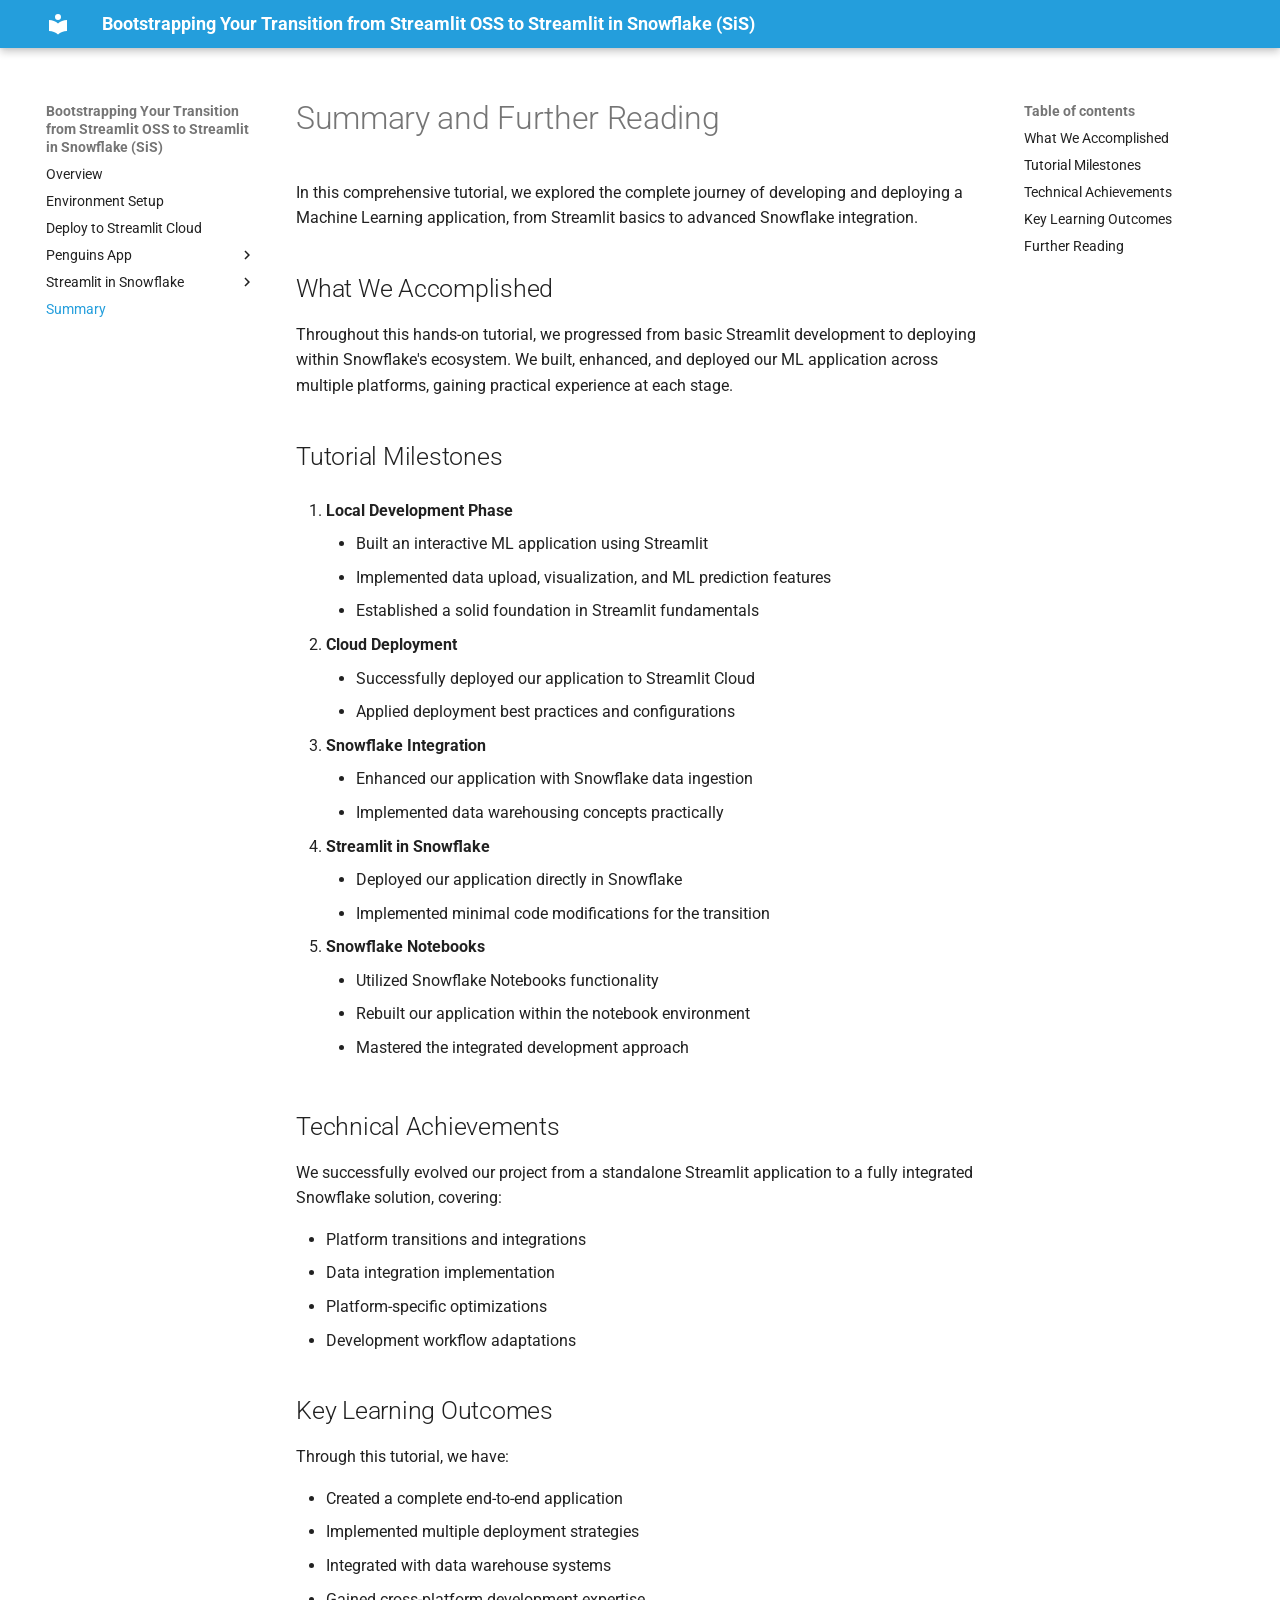
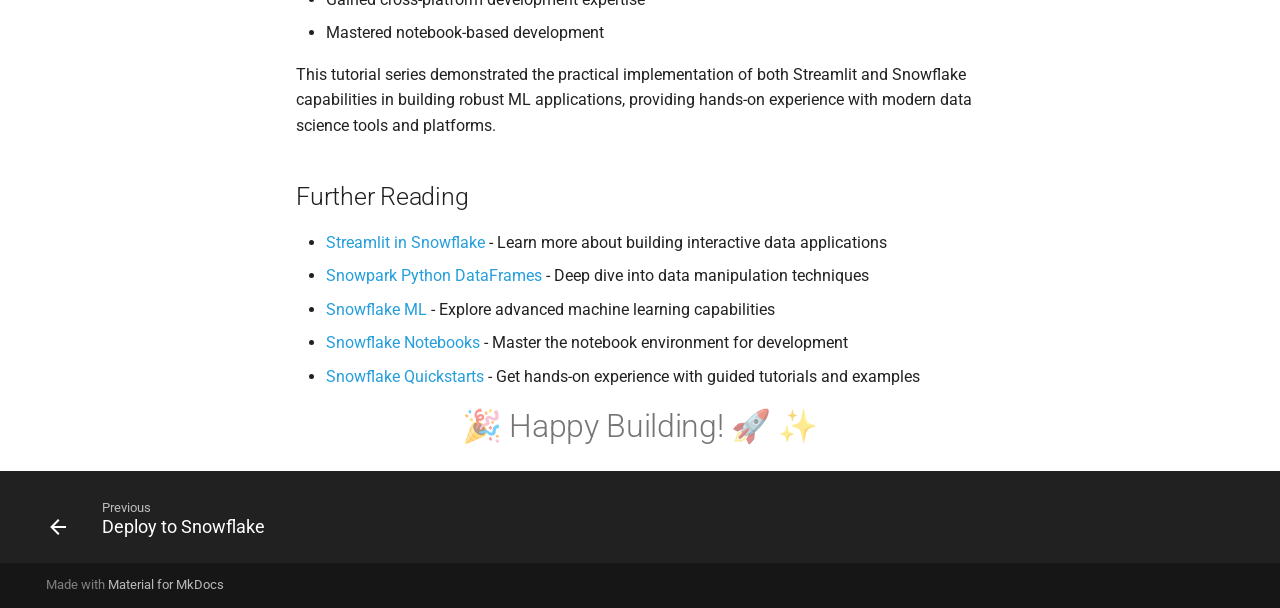
<file: summary/index.html>
<!doctype html>
<html lang="en" class="no-js">
  <head>
    
      <meta charset="utf-8">
      <meta name="viewport" content="width=device-width,initial-scale=1">
      
        <meta name="description" content="Bootstrap your transition from Streamlit OSS to Streamlit in Snowflake (SiS) with this step-by-step tutorial and starter template. Migrate your Streamlit app to Snowflake's powerful and scalable platform, and leverage enterprise-grade features with ease.">
      
      
      
        <link rel="canonical" href="https://snowflake-labs.github.io/streamlit-oss-to-sis-bootstrap/summary/">
      
      
        <link rel="prev" href="../snowflake_deploy/">
      
      
      
      <link rel="icon" href="../assets/images/favicon.png">
      <meta name="generator" content="mkdocs-1.6.1, mkdocs-material-9.5.44">
    
    
      
        <title>Summary - Bootstrapping Your Transition from Streamlit OSS to Streamlit in Snowflake (SiS)</title>
      
    
    
      <link rel="stylesheet" href="../assets/stylesheets/main.0253249f.min.css">
      
        
        <link rel="stylesheet" href="../assets/stylesheets/palette.06af60db.min.css">
      
      


    
    
      
    
    
      
        
        
        <link rel="preconnect" href="https://fonts.gstatic.com" crossorigin>
        <link rel="stylesheet" href="https://fonts.googleapis.com/css?family=Roboto:300,300i,400,400i,700,700i%7CFira+Code:400,400i,700,700i&display=fallback">
        <style>:root{--md-text-font:"Roboto";--md-code-font:"Fira Code"}</style>
      
    
    
      <link rel="stylesheet" href="../stylesheets/extra.css">
    
    <script>__md_scope=new URL("..",location),__md_hash=e=>[...e].reduce(((e,_)=>(e<<5)-e+_.charCodeAt(0)),0),__md_get=(e,_=localStorage,t=__md_scope)=>JSON.parse(_.getItem(t.pathname+"."+e)),__md_set=(e,_,t=localStorage,a=__md_scope)=>{try{t.setItem(a.pathname+"."+e,JSON.stringify(_))}catch(e){}}</script>
    
      

    
    
    
  </head>
  
  
    
    
    
    
    
    <body dir="ltr" data-md-color-scheme="default" data-md-color-primary="custom" data-md-color-accent="indigo">
  
    
    <input class="md-toggle" data-md-toggle="drawer" type="checkbox" id="__drawer" autocomplete="off">
    <input class="md-toggle" data-md-toggle="search" type="checkbox" id="__search" autocomplete="off">
    <label class="md-overlay" for="__drawer"></label>
    <div data-md-component="skip">
      
        
        <a href="#summary-and-further-reading" class="md-skip">
          Skip to content
        </a>
      
    </div>
    <div data-md-component="announce">
      
    </div>
    
    
      

  

<header class="md-header md-header--shadow" data-md-component="header">
  <nav class="md-header__inner md-grid" aria-label="Header">
    <a href=".." title="Bootstrapping Your Transition from Streamlit OSS to Streamlit in Snowflake (SiS)" class="md-header__button md-logo" aria-label="Bootstrapping Your Transition from Streamlit OSS to Streamlit in Snowflake (SiS)" data-md-component="logo">
      
  
  <svg xmlns="http://www.w3.org/2000/svg" viewBox="0 0 24 24"><path d="M12 8a3 3 0 0 0 3-3 3 3 0 0 0-3-3 3 3 0 0 0-3 3 3 3 0 0 0 3 3m0 3.54C9.64 9.35 6.5 8 3 8v11c3.5 0 6.64 1.35 9 3.54 2.36-2.19 5.5-3.54 9-3.54V8c-3.5 0-6.64 1.35-9 3.54"/></svg>

    </a>
    <label class="md-header__button md-icon" for="__drawer">
      
      <svg xmlns="http://www.w3.org/2000/svg" viewBox="0 0 24 24"><path d="M3 6h18v2H3zm0 5h18v2H3zm0 5h18v2H3z"/></svg>
    </label>
    <div class="md-header__title" data-md-component="header-title">
      <div class="md-header__ellipsis">
        <div class="md-header__topic">
          <span class="md-ellipsis">
            Bootstrapping Your Transition from Streamlit OSS to Streamlit in Snowflake (SiS)
          </span>
        </div>
        <div class="md-header__topic" data-md-component="header-topic">
          <span class="md-ellipsis">
            
              Summary
            
          </span>
        </div>
      </div>
    </div>
    
      
    
    
    
    
    
  </nav>
  
</header>
    
    <div class="md-container" data-md-component="container">
      
      
        
          
        
      
      <main class="md-main" data-md-component="main">
        <div class="md-main__inner md-grid">
          
            
              
              <div class="md-sidebar md-sidebar--primary" data-md-component="sidebar" data-md-type="navigation" >
                <div class="md-sidebar__scrollwrap">
                  <div class="md-sidebar__inner">
                    



<nav class="md-nav md-nav--primary" aria-label="Navigation" data-md-level="0">
  <label class="md-nav__title" for="__drawer">
    <a href=".." title="Bootstrapping Your Transition from Streamlit OSS to Streamlit in Snowflake (SiS)" class="md-nav__button md-logo" aria-label="Bootstrapping Your Transition from Streamlit OSS to Streamlit in Snowflake (SiS)" data-md-component="logo">
      
  
  <svg xmlns="http://www.w3.org/2000/svg" viewBox="0 0 24 24"><path d="M12 8a3 3 0 0 0 3-3 3 3 0 0 0-3-3 3 3 0 0 0-3 3 3 3 0 0 0 3 3m0 3.54C9.64 9.35 6.5 8 3 8v11c3.5 0 6.64 1.35 9 3.54 2.36-2.19 5.5-3.54 9-3.54V8c-3.5 0-6.64 1.35-9 3.54"/></svg>

    </a>
    Bootstrapping Your Transition from Streamlit OSS to Streamlit in Snowflake (SiS)
  </label>
  
  <ul class="md-nav__list" data-md-scrollfix>
    
      
      
  
  
  
  
    <li class="md-nav__item">
      <a href=".." class="md-nav__link">
        
  
  <span class="md-ellipsis">
    Overview
  </span>
  

      </a>
    </li>
  

    
      
      
  
  
  
  
    <li class="md-nav__item">
      <a href="../setup/" class="md-nav__link">
        
  
  <span class="md-ellipsis">
    Environment Setup
  </span>
  

      </a>
    </li>
  

    
      
      
  
  
  
  
    <li class="md-nav__item">
      <a href="../deploy_to_streamlit_cloud/" class="md-nav__link">
        
  
  <span class="md-ellipsis">
    Deploy to Streamlit Cloud
  </span>
  

      </a>
    </li>
  

    
      
      
  
  
  
  
    
    
    
    
    <li class="md-nav__item md-nav__item--nested">
      
        
        
        <input class="md-nav__toggle md-toggle " type="checkbox" id="__nav_4" >
        
          
          <label class="md-nav__link" for="__nav_4" id="__nav_4_label" tabindex="0">
            
  
  <span class="md-ellipsis">
    Penguins App
  </span>
  

            <span class="md-nav__icon md-icon"></span>
          </label>
        
        <nav class="md-nav" data-md-level="1" aria-labelledby="__nav_4_label" aria-expanded="false">
          <label class="md-nav__title" for="__nav_4">
            <span class="md-nav__icon md-icon"></span>
            Penguins App
          </label>
          <ul class="md-nav__list" data-md-scrollfix>
            
              
                
  
  
  
  
    <li class="md-nav__item">
      <a href="../explore_dataset/" class="md-nav__link">
        
  
  <span class="md-ellipsis">
    Exploring Dataset
  </span>
  

      </a>
    </li>
  

              
            
              
                
  
  
  
  
    <li class="md-nav__item">
      <a href="../interactive_features/" class="md-nav__link">
        
  
  <span class="md-ellipsis">
    Interact with Application
  </span>
  

      </a>
    </li>
  

              
            
              
                
  
  
  
  
    <li class="md-nav__item">
      <a href="../data_preparation/" class="md-nav__link">
        
  
  <span class="md-ellipsis">
    Data Preparation
  </span>
  

      </a>
    </li>
  

              
            
              
                
  
  
  
  
    <li class="md-nav__item">
      <a href="../train_and_predict/" class="md-nav__link">
        
  
  <span class="md-ellipsis">
    Training and Prediction
  </span>
  

      </a>
    </li>
  

              
            
          </ul>
        </nav>
      
    </li>
  

    
      
      
  
  
  
  
    
    
    
    
    <li class="md-nav__item md-nav__item--nested">
      
        
        
        <input class="md-nav__toggle md-toggle " type="checkbox" id="__nav_5" >
        
          
          <label class="md-nav__link" for="__nav_5" id="__nav_5_label" tabindex="0">
            
  
  <span class="md-ellipsis">
    Streamlit in  Snowflake
  </span>
  

            <span class="md-nav__icon md-icon"></span>
          </label>
        
        <nav class="md-nav" data-md-level="1" aria-labelledby="__nav_5_label" aria-expanded="false">
          <label class="md-nav__title" for="__nav_5">
            <span class="md-nav__icon md-icon"></span>
            Streamlit in  Snowflake
          </label>
          <ul class="md-nav__list" data-md-scrollfix>
            
              
                
  
  
  
  
    <li class="md-nav__item">
      <a href="../snowflake_deploy/" class="md-nav__link">
        
  
  <span class="md-ellipsis">
    Deploy to Snowflake
  </span>
  

      </a>
    </li>
  

              
            
          </ul>
        </nav>
      
    </li>
  

    
      
      
  
  
    
  
  
  
    <li class="md-nav__item md-nav__item--active">
      
      <input class="md-nav__toggle md-toggle" type="checkbox" id="__toc">
      
      
        
      
      
        <label class="md-nav__link md-nav__link--active" for="__toc">
          
  
  <span class="md-ellipsis">
    Summary
  </span>
  

          <span class="md-nav__icon md-icon"></span>
        </label>
      
      <a href="./" class="md-nav__link md-nav__link--active">
        
  
  <span class="md-ellipsis">
    Summary
  </span>
  

      </a>
      
        

<nav class="md-nav md-nav--secondary" aria-label="Table of contents">
  
  
  
    
  
  
    <label class="md-nav__title" for="__toc">
      <span class="md-nav__icon md-icon"></span>
      Table of contents
    </label>
    <ul class="md-nav__list" data-md-component="toc" data-md-scrollfix>
      
        <li class="md-nav__item">
  <a href="#what-we-accomplished" class="md-nav__link">
    <span class="md-ellipsis">
      What We Accomplished
    </span>
  </a>
  
</li>
      
        <li class="md-nav__item">
  <a href="#tutorial-milestones" class="md-nav__link">
    <span class="md-ellipsis">
      Tutorial Milestones
    </span>
  </a>
  
</li>
      
        <li class="md-nav__item">
  <a href="#technical-achievements" class="md-nav__link">
    <span class="md-ellipsis">
      Technical Achievements
    </span>
  </a>
  
</li>
      
        <li class="md-nav__item">
  <a href="#key-learning-outcomes" class="md-nav__link">
    <span class="md-ellipsis">
      Key Learning Outcomes
    </span>
  </a>
  
</li>
      
        <li class="md-nav__item">
  <a href="#further-reading" class="md-nav__link">
    <span class="md-ellipsis">
      Further Reading
    </span>
  </a>
  
</li>
      
    </ul>
  
</nav>
      
    </li>
  

    
  </ul>
</nav>
                  </div>
                </div>
              </div>
            
            
              
              <div class="md-sidebar md-sidebar--secondary" data-md-component="sidebar" data-md-type="toc" >
                <div class="md-sidebar__scrollwrap">
                  <div class="md-sidebar__inner">
                    

<nav class="md-nav md-nav--secondary" aria-label="Table of contents">
  
  
  
    
  
  
    <label class="md-nav__title" for="__toc">
      <span class="md-nav__icon md-icon"></span>
      Table of contents
    </label>
    <ul class="md-nav__list" data-md-component="toc" data-md-scrollfix>
      
        <li class="md-nav__item">
  <a href="#what-we-accomplished" class="md-nav__link">
    <span class="md-ellipsis">
      What We Accomplished
    </span>
  </a>
  
</li>
      
        <li class="md-nav__item">
  <a href="#tutorial-milestones" class="md-nav__link">
    <span class="md-ellipsis">
      Tutorial Milestones
    </span>
  </a>
  
</li>
      
        <li class="md-nav__item">
  <a href="#technical-achievements" class="md-nav__link">
    <span class="md-ellipsis">
      Technical Achievements
    </span>
  </a>
  
</li>
      
        <li class="md-nav__item">
  <a href="#key-learning-outcomes" class="md-nav__link">
    <span class="md-ellipsis">
      Key Learning Outcomes
    </span>
  </a>
  
</li>
      
        <li class="md-nav__item">
  <a href="#further-reading" class="md-nav__link">
    <span class="md-ellipsis">
      Further Reading
    </span>
  </a>
  
</li>
      
    </ul>
  
</nav>
                  </div>
                </div>
              </div>
            
          
          
            <div class="md-content" data-md-component="content">
              <article class="md-content__inner md-typeset">
                
                  


<h1 id="summary-and-further-reading">Summary and Further Reading<a class="headerlink" href="#summary-and-further-reading" title="Permanent link">&para;</a></h1>
<p>In this comprehensive tutorial, we explored the complete journey of developing and deploying a Machine Learning application, from Streamlit basics to advanced Snowflake integration.</p>
<h2 id="what-we-accomplished">What We Accomplished<a class="headerlink" href="#what-we-accomplished" title="Permanent link">&para;</a></h2>
<p>Throughout this hands-on tutorial, we progressed from basic Streamlit development to deploying within Snowflake's ecosystem. We built, enhanced, and deployed our ML application across multiple platforms, gaining practical experience at each stage.</p>
<h2 id="tutorial-milestones">Tutorial Milestones<a class="headerlink" href="#tutorial-milestones" title="Permanent link">&para;</a></h2>
<ol>
<li>
<p><strong>Local Development Phase</strong></p>
<ul>
<li>Built an interactive ML application using Streamlit</li>
<li>Implemented data upload, visualization, and ML prediction features</li>
<li>Established a solid foundation in Streamlit fundamentals</li>
</ul>
</li>
<li>
<p><strong>Cloud Deployment</strong></p>
<ul>
<li>Successfully deployed our application to Streamlit Cloud</li>
<li>Applied deployment best practices and configurations</li>
</ul>
</li>
<li>
<p><strong>Snowflake Integration</strong></p>
<ul>
<li>Enhanced our application with Snowflake data ingestion</li>
<li>Implemented data warehousing concepts practically</li>
</ul>
</li>
<li>
<p><strong>Streamlit in Snowflake</strong></p>
<ul>
<li>Deployed our application directly in Snowflake</li>
<li>Implemented minimal code modifications for the transition</li>
</ul>
</li>
<li>
<p><strong>Snowflake Notebooks</strong></p>
<ul>
<li>Utilized Snowflake Notebooks functionality</li>
<li>Rebuilt our application within the notebook environment</li>
<li>Mastered the integrated development approach</li>
</ul>
</li>
</ol>
<h2 id="technical-achievements">Technical Achievements<a class="headerlink" href="#technical-achievements" title="Permanent link">&para;</a></h2>
<p>We successfully evolved our project from a standalone Streamlit application to a fully integrated Snowflake solution, covering:</p>
<ul>
<li>Platform transitions and integrations</li>
<li>Data integration implementation</li>
<li>Platform-specific optimizations</li>
<li>Development workflow adaptations</li>
</ul>
<h2 id="key-learning-outcomes">Key Learning Outcomes<a class="headerlink" href="#key-learning-outcomes" title="Permanent link">&para;</a></h2>
<p>Through this tutorial, we have:</p>
<ul>
<li>Created a complete end-to-end application</li>
<li>Implemented multiple deployment strategies</li>
<li>Integrated with data warehouse systems</li>
<li>Gained cross-platform development expertise</li>
<li>Mastered notebook-based development</li>
</ul>
<p>This tutorial series demonstrated the practical implementation of both Streamlit and Snowflake capabilities in building robust ML applications, providing hands-on experience with modern data science tools and platforms.</p>
<h2 id="further-reading">Further Reading<a class="headerlink" href="#further-reading" title="Permanent link">&para;</a></h2>
<ul>
<li><a href="https://docs.snowflake.com/en/developer-guide/streamlit/about-streamlit">Streamlit in Snowflake</a> - Learn more about building interactive data applications</li>
<li><a href="https://docs.snowflake.com/en/developer-guide/snowpark/python/working-with-dataframes">Snowpark Python DataFrames</a> - Deep dive into data manipulation techniques</li>
<li><a href="https://docs.snowflake.com/en/developer-guide/snowflake-ml/snowpark-ml">Snowflake ML</a> - Explore advanced machine learning capabilities</li>
<li><a href="https://docs.snowflake.com/en/user-guide/ui-snowsight/notebooks">Snowflake Notebooks</a> - Master the notebook environment for development</li>
<li><a href="https://quickstarts.snowflake.com/">Snowflake Quickstarts</a> - Get hands-on experience with guided tutorials and examples</li>
</ul>
<h1 align="center">🎉 Happy Building! 🚀 ✨</h1>












                
              </article>
            </div>
          
          
<script>var target=document.getElementById(location.hash.slice(1));target&&target.name&&(target.checked=target.name.startsWith("__tabbed_"))</script>
        </div>
        
      </main>
      
        <footer class="md-footer">
  
    
      
      <nav class="md-footer__inner md-grid" aria-label="Footer" >
        
          
          <a href="../snowflake_deploy/" class="md-footer__link md-footer__link--prev" aria-label="Previous: Deploy to Snowflake">
            <div class="md-footer__button md-icon">
              
              <svg xmlns="http://www.w3.org/2000/svg" viewBox="0 0 24 24"><path d="M20 11v2H8l5.5 5.5-1.42 1.42L4.16 12l7.92-7.92L13.5 5.5 8 11z"/></svg>
            </div>
            <div class="md-footer__title">
              <span class="md-footer__direction">
                Previous
              </span>
              <div class="md-ellipsis">
                Deploy to Snowflake
              </div>
            </div>
          </a>
        
        
      </nav>
    
  
  <div class="md-footer-meta md-typeset">
    <div class="md-footer-meta__inner md-grid">
      <div class="md-copyright">
  
  
    Made with
    <a href="https://squidfunk.github.io/mkdocs-material/" target="_blank" rel="noopener">
      Material for MkDocs
    </a>
  
</div>
      
    </div>
  </div>
</footer>
      
    </div>
    <div class="md-dialog" data-md-component="dialog">
      <div class="md-dialog__inner md-typeset"></div>
    </div>
    
      <div class="md-progress" data-md-component="progress" role="progressbar"></div>
    
    
    <script id="__config" type="application/json">{"base": "..", "features": ["content.code.copy", "content.code.select", "content.code.annotate", "navigation.instant", "navigation.instant.progress", "navigation.tracking", "navigation.footer", "toc.follow"], "search": "../assets/javascripts/workers/search.6ce7567c.min.js", "translations": {"clipboard.copied": "Copied to clipboard", "clipboard.copy": "Copy to clipboard", "search.result.more.one": "1 more on this page", "search.result.more.other": "# more on this page", "search.result.none": "No matching documents", "search.result.one": "1 matching document", "search.result.other": "# matching documents", "search.result.placeholder": "Type to start searching", "search.result.term.missing": "Missing", "select.version": "Select version"}}</script>
    
    
      <script src="../assets/javascripts/bundle.83f73b43.min.js"></script>
      
    
  </body>
</html>
</file>
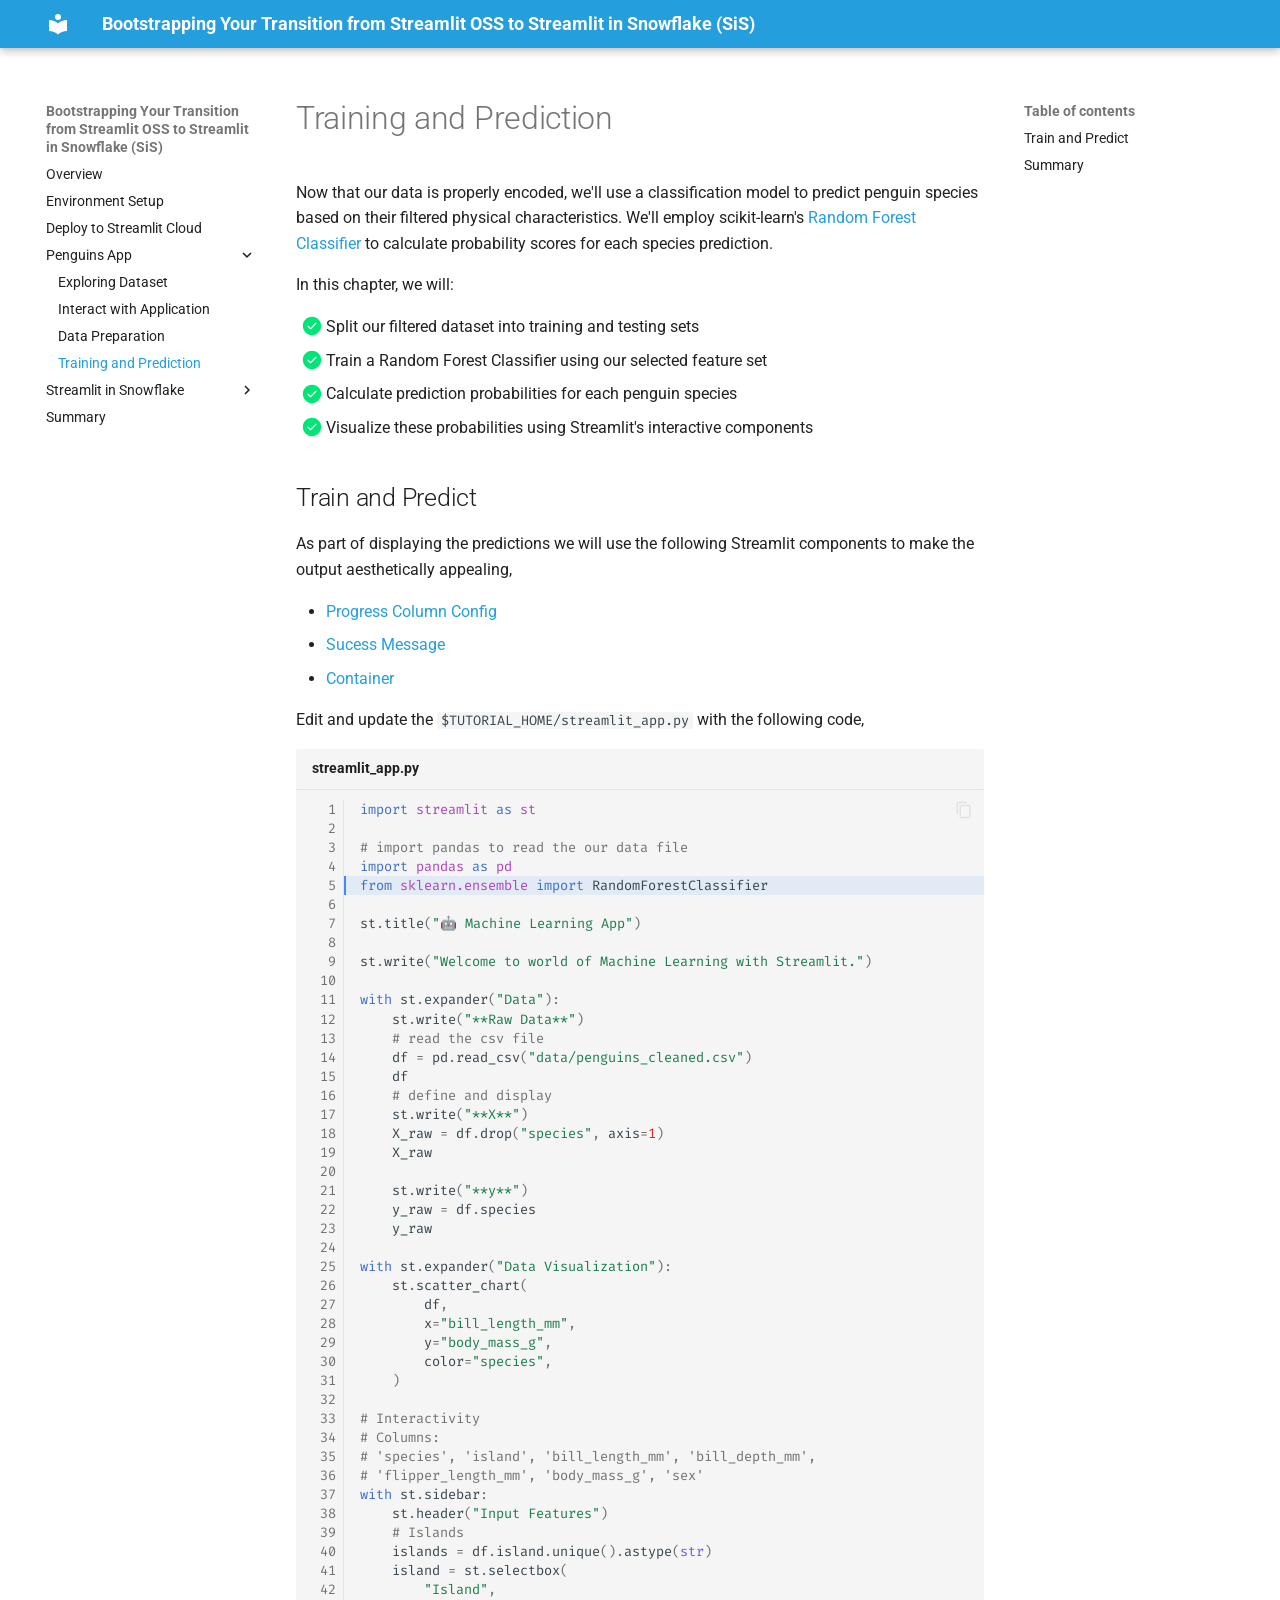
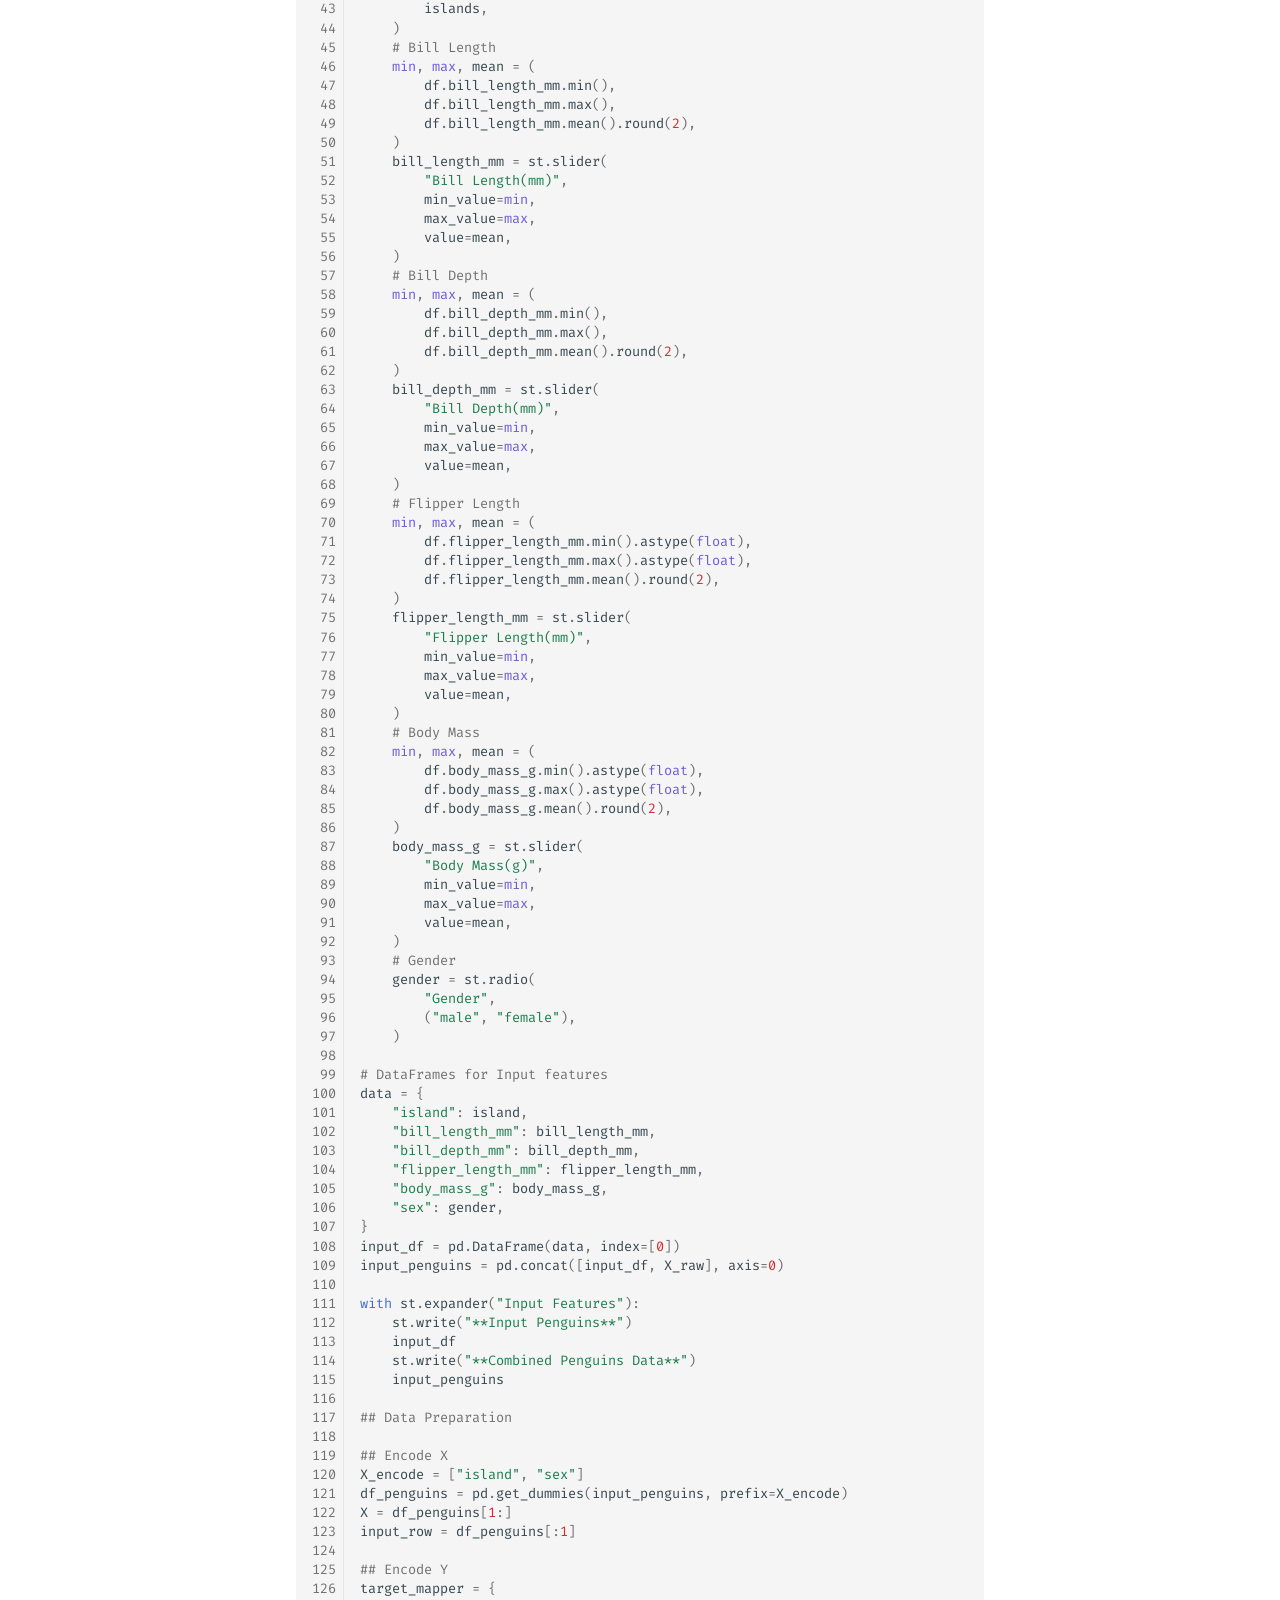
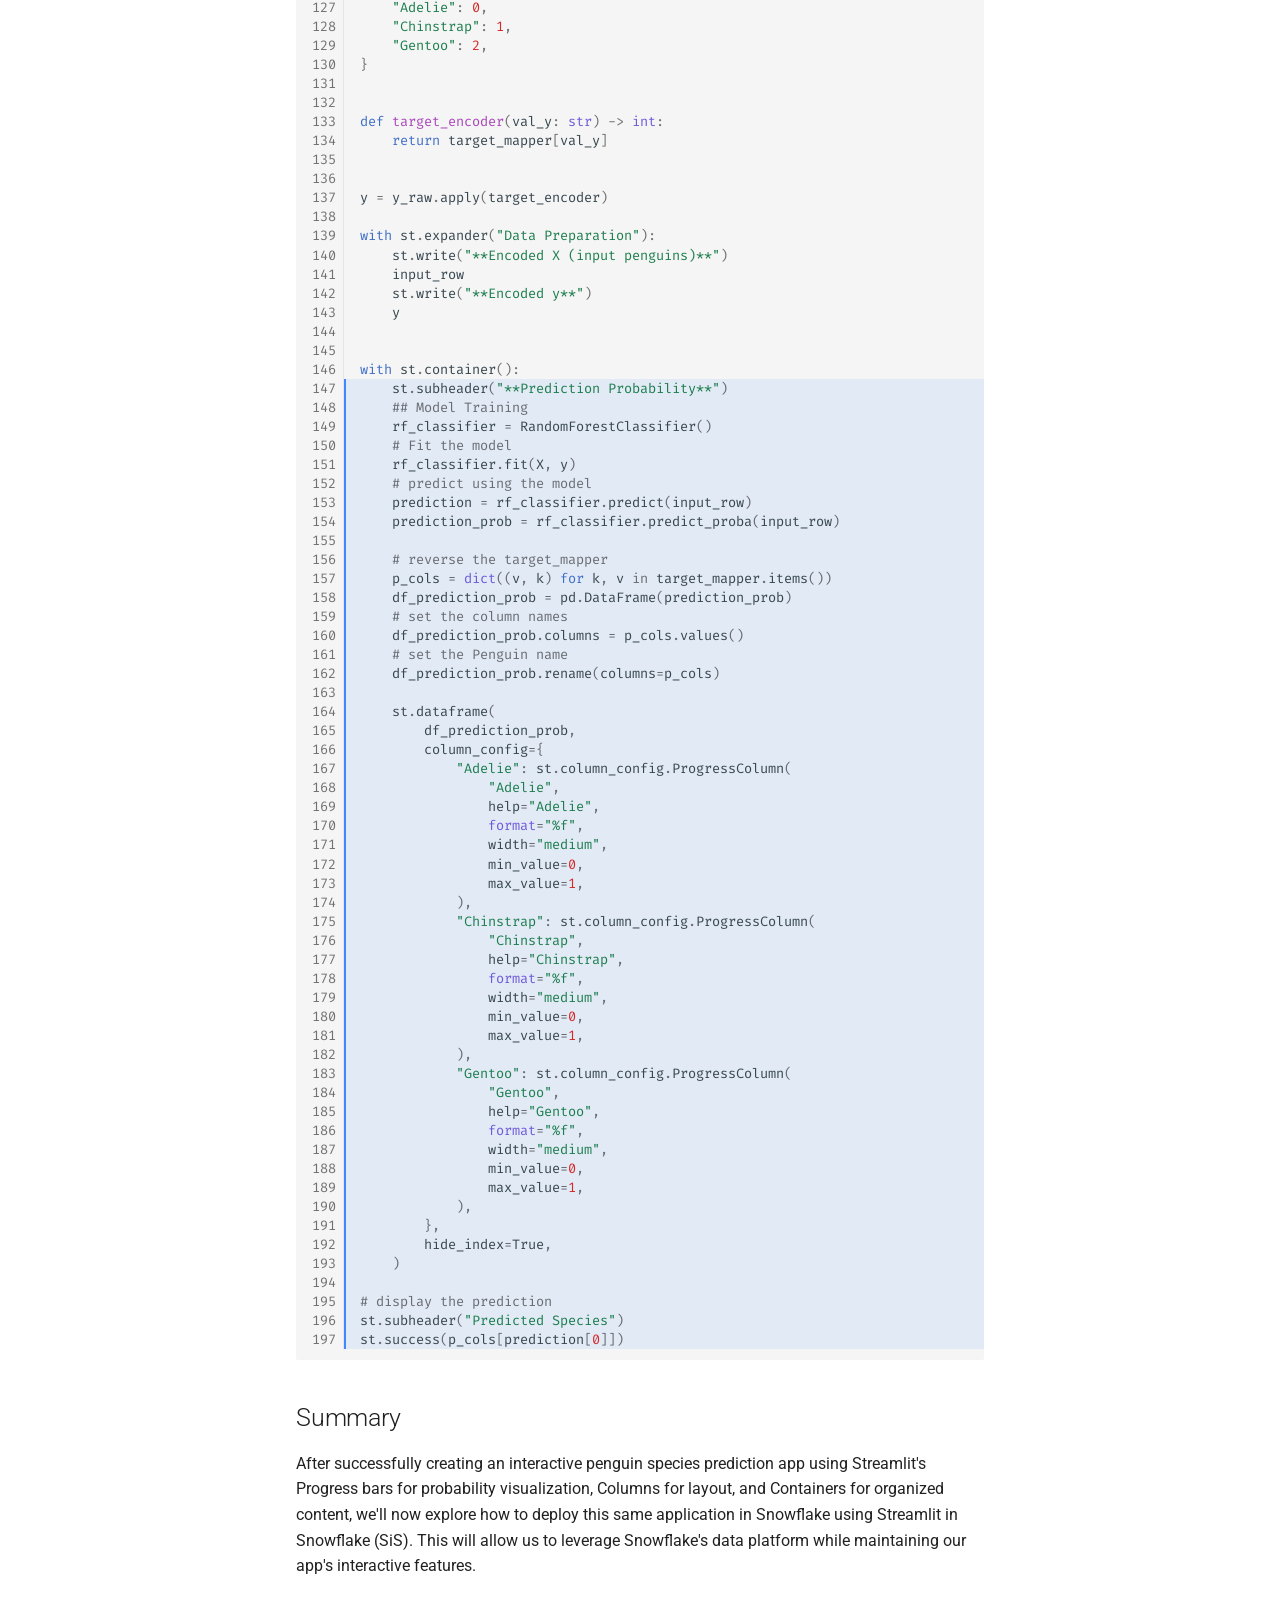
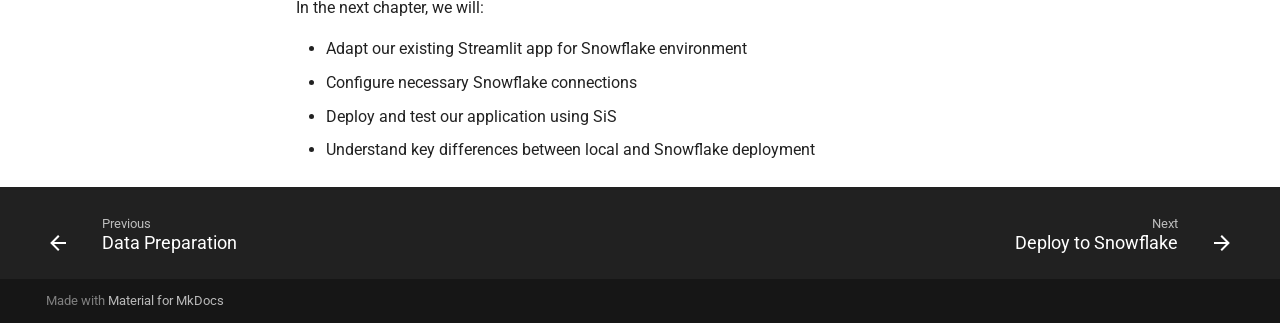
<file: train_and_predict/index.html>
<!doctype html>
<html lang="en" class="no-js">
  <head>
    
      <meta charset="utf-8">
      <meta name="viewport" content="width=device-width,initial-scale=1">
      
        <meta name="description" content="Bootstrap your transition from Streamlit OSS to Streamlit in Snowflake (SiS) with this step-by-step tutorial and starter template. Migrate your Streamlit app to Snowflake's powerful and scalable platform, and leverage enterprise-grade features with ease.">
      
      
      
        <link rel="canonical" href="https://snowflake-labs.github.io/streamlit-oss-to-sis-bootstrap/train_and_predict/">
      
      
        <link rel="prev" href="../data_preparation/">
      
      
        <link rel="next" href="../snowflake_deploy/">
      
      
      <link rel="icon" href="../assets/images/favicon.png">
      <meta name="generator" content="mkdocs-1.6.1, mkdocs-material-9.5.44">
    
    
      
        <title>Training and Prediction - Bootstrapping Your Transition from Streamlit OSS to Streamlit in Snowflake (SiS)</title>
      
    
    
      <link rel="stylesheet" href="../assets/stylesheets/main.0253249f.min.css">
      
        
        <link rel="stylesheet" href="../assets/stylesheets/palette.06af60db.min.css">
      
      


    
    
      
    
    
      
        
        
        <link rel="preconnect" href="https://fonts.gstatic.com" crossorigin>
        <link rel="stylesheet" href="https://fonts.googleapis.com/css?family=Roboto:300,300i,400,400i,700,700i%7CFira+Code:400,400i,700,700i&display=fallback">
        <style>:root{--md-text-font:"Roboto";--md-code-font:"Fira Code"}</style>
      
    
    
      <link rel="stylesheet" href="../stylesheets/extra.css">
    
    <script>__md_scope=new URL("..",location),__md_hash=e=>[...e].reduce(((e,_)=>(e<<5)-e+_.charCodeAt(0)),0),__md_get=(e,_=localStorage,t=__md_scope)=>JSON.parse(_.getItem(t.pathname+"."+e)),__md_set=(e,_,t=localStorage,a=__md_scope)=>{try{t.setItem(a.pathname+"."+e,JSON.stringify(_))}catch(e){}}</script>
    
      

    
    
    
  </head>
  
  
    
    
    
    
    
    <body dir="ltr" data-md-color-scheme="default" data-md-color-primary="custom" data-md-color-accent="indigo">
  
    
    <input class="md-toggle" data-md-toggle="drawer" type="checkbox" id="__drawer" autocomplete="off">
    <input class="md-toggle" data-md-toggle="search" type="checkbox" id="__search" autocomplete="off">
    <label class="md-overlay" for="__drawer"></label>
    <div data-md-component="skip">
      
        
        <a href="#training-and-prediction" class="md-skip">
          Skip to content
        </a>
      
    </div>
    <div data-md-component="announce">
      
    </div>
    
    
      

  

<header class="md-header md-header--shadow" data-md-component="header">
  <nav class="md-header__inner md-grid" aria-label="Header">
    <a href=".." title="Bootstrapping Your Transition from Streamlit OSS to Streamlit in Snowflake (SiS)" class="md-header__button md-logo" aria-label="Bootstrapping Your Transition from Streamlit OSS to Streamlit in Snowflake (SiS)" data-md-component="logo">
      
  
  <svg xmlns="http://www.w3.org/2000/svg" viewBox="0 0 24 24"><path d="M12 8a3 3 0 0 0 3-3 3 3 0 0 0-3-3 3 3 0 0 0-3 3 3 3 0 0 0 3 3m0 3.54C9.64 9.35 6.5 8 3 8v11c3.5 0 6.64 1.35 9 3.54 2.36-2.19 5.5-3.54 9-3.54V8c-3.5 0-6.64 1.35-9 3.54"/></svg>

    </a>
    <label class="md-header__button md-icon" for="__drawer">
      
      <svg xmlns="http://www.w3.org/2000/svg" viewBox="0 0 24 24"><path d="M3 6h18v2H3zm0 5h18v2H3zm0 5h18v2H3z"/></svg>
    </label>
    <div class="md-header__title" data-md-component="header-title">
      <div class="md-header__ellipsis">
        <div class="md-header__topic">
          <span class="md-ellipsis">
            Bootstrapping Your Transition from Streamlit OSS to Streamlit in Snowflake (SiS)
          </span>
        </div>
        <div class="md-header__topic" data-md-component="header-topic">
          <span class="md-ellipsis">
            
              Training and Prediction
            
          </span>
        </div>
      </div>
    </div>
    
      
    
    
    
    
    
  </nav>
  
</header>
    
    <div class="md-container" data-md-component="container">
      
      
        
          
        
      
      <main class="md-main" data-md-component="main">
        <div class="md-main__inner md-grid">
          
            
              
              <div class="md-sidebar md-sidebar--primary" data-md-component="sidebar" data-md-type="navigation" >
                <div class="md-sidebar__scrollwrap">
                  <div class="md-sidebar__inner">
                    



<nav class="md-nav md-nav--primary" aria-label="Navigation" data-md-level="0">
  <label class="md-nav__title" for="__drawer">
    <a href=".." title="Bootstrapping Your Transition from Streamlit OSS to Streamlit in Snowflake (SiS)" class="md-nav__button md-logo" aria-label="Bootstrapping Your Transition from Streamlit OSS to Streamlit in Snowflake (SiS)" data-md-component="logo">
      
  
  <svg xmlns="http://www.w3.org/2000/svg" viewBox="0 0 24 24"><path d="M12 8a3 3 0 0 0 3-3 3 3 0 0 0-3-3 3 3 0 0 0-3 3 3 3 0 0 0 3 3m0 3.54C9.64 9.35 6.5 8 3 8v11c3.5 0 6.64 1.35 9 3.54 2.36-2.19 5.5-3.54 9-3.54V8c-3.5 0-6.64 1.35-9 3.54"/></svg>

    </a>
    Bootstrapping Your Transition from Streamlit OSS to Streamlit in Snowflake (SiS)
  </label>
  
  <ul class="md-nav__list" data-md-scrollfix>
    
      
      
  
  
  
  
    <li class="md-nav__item">
      <a href=".." class="md-nav__link">
        
  
  <span class="md-ellipsis">
    Overview
  </span>
  

      </a>
    </li>
  

    
      
      
  
  
  
  
    <li class="md-nav__item">
      <a href="../setup/" class="md-nav__link">
        
  
  <span class="md-ellipsis">
    Environment Setup
  </span>
  

      </a>
    </li>
  

    
      
      
  
  
  
  
    <li class="md-nav__item">
      <a href="../deploy_to_streamlit_cloud/" class="md-nav__link">
        
  
  <span class="md-ellipsis">
    Deploy to Streamlit Cloud
  </span>
  

      </a>
    </li>
  

    
      
      
  
  
    
  
  
  
    
    
    
    
    <li class="md-nav__item md-nav__item--active md-nav__item--nested">
      
        
        
        <input class="md-nav__toggle md-toggle " type="checkbox" id="__nav_4" checked>
        
          
          <label class="md-nav__link" for="__nav_4" id="__nav_4_label" tabindex="0">
            
  
  <span class="md-ellipsis">
    Penguins App
  </span>
  

            <span class="md-nav__icon md-icon"></span>
          </label>
        
        <nav class="md-nav" data-md-level="1" aria-labelledby="__nav_4_label" aria-expanded="true">
          <label class="md-nav__title" for="__nav_4">
            <span class="md-nav__icon md-icon"></span>
            Penguins App
          </label>
          <ul class="md-nav__list" data-md-scrollfix>
            
              
                
  
  
  
  
    <li class="md-nav__item">
      <a href="../explore_dataset/" class="md-nav__link">
        
  
  <span class="md-ellipsis">
    Exploring Dataset
  </span>
  

      </a>
    </li>
  

              
            
              
                
  
  
  
  
    <li class="md-nav__item">
      <a href="../interactive_features/" class="md-nav__link">
        
  
  <span class="md-ellipsis">
    Interact with Application
  </span>
  

      </a>
    </li>
  

              
            
              
                
  
  
  
  
    <li class="md-nav__item">
      <a href="../data_preparation/" class="md-nav__link">
        
  
  <span class="md-ellipsis">
    Data Preparation
  </span>
  

      </a>
    </li>
  

              
            
              
                
  
  
    
  
  
  
    <li class="md-nav__item md-nav__item--active">
      
      <input class="md-nav__toggle md-toggle" type="checkbox" id="__toc">
      
      
        
      
      
        <label class="md-nav__link md-nav__link--active" for="__toc">
          
  
  <span class="md-ellipsis">
    Training and Prediction
  </span>
  

          <span class="md-nav__icon md-icon"></span>
        </label>
      
      <a href="./" class="md-nav__link md-nav__link--active">
        
  
  <span class="md-ellipsis">
    Training and Prediction
  </span>
  

      </a>
      
        

<nav class="md-nav md-nav--secondary" aria-label="Table of contents">
  
  
  
    
  
  
    <label class="md-nav__title" for="__toc">
      <span class="md-nav__icon md-icon"></span>
      Table of contents
    </label>
    <ul class="md-nav__list" data-md-component="toc" data-md-scrollfix>
      
        <li class="md-nav__item">
  <a href="#train-and-predict" class="md-nav__link">
    <span class="md-ellipsis">
      Train and Predict
    </span>
  </a>
  
</li>
      
        <li class="md-nav__item">
  <a href="#summary" class="md-nav__link">
    <span class="md-ellipsis">
      Summary
    </span>
  </a>
  
</li>
      
    </ul>
  
</nav>
      
    </li>
  

              
            
          </ul>
        </nav>
      
    </li>
  

    
      
      
  
  
  
  
    
    
    
    
    <li class="md-nav__item md-nav__item--nested">
      
        
        
        <input class="md-nav__toggle md-toggle " type="checkbox" id="__nav_5" >
        
          
          <label class="md-nav__link" for="__nav_5" id="__nav_5_label" tabindex="0">
            
  
  <span class="md-ellipsis">
    Streamlit in  Snowflake
  </span>
  

            <span class="md-nav__icon md-icon"></span>
          </label>
        
        <nav class="md-nav" data-md-level="1" aria-labelledby="__nav_5_label" aria-expanded="false">
          <label class="md-nav__title" for="__nav_5">
            <span class="md-nav__icon md-icon"></span>
            Streamlit in  Snowflake
          </label>
          <ul class="md-nav__list" data-md-scrollfix>
            
              
                
  
  
  
  
    <li class="md-nav__item">
      <a href="../snowflake_deploy/" class="md-nav__link">
        
  
  <span class="md-ellipsis">
    Deploy to Snowflake
  </span>
  

      </a>
    </li>
  

              
            
          </ul>
        </nav>
      
    </li>
  

    
      
      
  
  
  
  
    <li class="md-nav__item">
      <a href="../summary/" class="md-nav__link">
        
  
  <span class="md-ellipsis">
    Summary
  </span>
  

      </a>
    </li>
  

    
  </ul>
</nav>
                  </div>
                </div>
              </div>
            
            
              
              <div class="md-sidebar md-sidebar--secondary" data-md-component="sidebar" data-md-type="toc" >
                <div class="md-sidebar__scrollwrap">
                  <div class="md-sidebar__inner">
                    

<nav class="md-nav md-nav--secondary" aria-label="Table of contents">
  
  
  
    
  
  
    <label class="md-nav__title" for="__toc">
      <span class="md-nav__icon md-icon"></span>
      Table of contents
    </label>
    <ul class="md-nav__list" data-md-component="toc" data-md-scrollfix>
      
        <li class="md-nav__item">
  <a href="#train-and-predict" class="md-nav__link">
    <span class="md-ellipsis">
      Train and Predict
    </span>
  </a>
  
</li>
      
        <li class="md-nav__item">
  <a href="#summary" class="md-nav__link">
    <span class="md-ellipsis">
      Summary
    </span>
  </a>
  
</li>
      
    </ul>
  
</nav>
                  </div>
                </div>
              </div>
            
          
          
            <div class="md-content" data-md-component="content">
              <article class="md-content__inner md-typeset">
                
                  


<h1 id="training-and-prediction">Training and Prediction<a class="headerlink" href="#training-and-prediction" title="Permanent link">&para;</a></h1>
<p>Now that our data is properly encoded, we'll use a classification model to predict penguin species based on their filtered physical characteristics. We'll employ scikit-learn's <a href="https://scikit-learn.org/stable/modules/generated/sklearn.ensemble.RandomForestClassifier.html">Random Forest Classifier</a> to calculate probability scores for each species prediction.</p>
<p>In this chapter, we will:</p>
<ul class="task-list">
<li class="task-list-item"><label class="task-list-control"><input type="checkbox" disabled checked/><span class="task-list-indicator"></span></label> Split our filtered dataset into training and testing sets</li>
<li class="task-list-item"><label class="task-list-control"><input type="checkbox" disabled checked/><span class="task-list-indicator"></span></label> Train a Random Forest Classifier using our selected feature set  </li>
<li class="task-list-item"><label class="task-list-control"><input type="checkbox" disabled checked/><span class="task-list-indicator"></span></label> Calculate prediction probabilities for each penguin species</li>
<li class="task-list-item"><label class="task-list-control"><input type="checkbox" disabled checked/><span class="task-list-indicator"></span></label> Visualize these probabilities using Streamlit's interactive components</li>
</ul>
<h2 id="train-and-predict">Train and Predict<a class="headerlink" href="#train-and-predict" title="Permanent link">&para;</a></h2>
<p>As part of displaying the predictions we will use the following Streamlit components to make the output aesthetically appealing,</p>
<ul>
<li><a href="https://docs.streamlit.io/develop/api-reference/data/st.column_config/st.column_config.progresscolumn">Progress Column Config</a></li>
<li><a href="https://docs.streamlit.io/develop/api-reference/status/st.success">Sucess Message</a></li>
<li><a href="https://docs.streamlit.io/develop/api-reference/layout/st.container">Container</a></li>
</ul>
<p>Edit and update the <code>$TUTORIAL_HOME/streamlit_app.py</code> with the following code,</p>
<div class="language-py highlight"><table class="highlighttable"><tr><th colspan="2" class="filename"><span class="filename">streamlit_app.py</span></th></tr><tr><td class="linenos"><div class="linenodiv"><pre><span></span><span class="normal"><a href="#__codelineno-0-1">  1</a></span>
<span class="normal"><a href="#__codelineno-0-2">  2</a></span>
<span class="normal"><a href="#__codelineno-0-3">  3</a></span>
<span class="normal"><a href="#__codelineno-0-4">  4</a></span>
<span class="normal"><a href="#__codelineno-0-5">  5</a></span>
<span class="normal"><a href="#__codelineno-0-6">  6</a></span>
<span class="normal"><a href="#__codelineno-0-7">  7</a></span>
<span class="normal"><a href="#__codelineno-0-8">  8</a></span>
<span class="normal"><a href="#__codelineno-0-9">  9</a></span>
<span class="normal"><a href="#__codelineno-0-10"> 10</a></span>
<span class="normal"><a href="#__codelineno-0-11"> 11</a></span>
<span class="normal"><a href="#__codelineno-0-12"> 12</a></span>
<span class="normal"><a href="#__codelineno-0-13"> 13</a></span>
<span class="normal"><a href="#__codelineno-0-14"> 14</a></span>
<span class="normal"><a href="#__codelineno-0-15"> 15</a></span>
<span class="normal"><a href="#__codelineno-0-16"> 16</a></span>
<span class="normal"><a href="#__codelineno-0-17"> 17</a></span>
<span class="normal"><a href="#__codelineno-0-18"> 18</a></span>
<span class="normal"><a href="#__codelineno-0-19"> 19</a></span>
<span class="normal"><a href="#__codelineno-0-20"> 20</a></span>
<span class="normal"><a href="#__codelineno-0-21"> 21</a></span>
<span class="normal"><a href="#__codelineno-0-22"> 22</a></span>
<span class="normal"><a href="#__codelineno-0-23"> 23</a></span>
<span class="normal"><a href="#__codelineno-0-24"> 24</a></span>
<span class="normal"><a href="#__codelineno-0-25"> 25</a></span>
<span class="normal"><a href="#__codelineno-0-26"> 26</a></span>
<span class="normal"><a href="#__codelineno-0-27"> 27</a></span>
<span class="normal"><a href="#__codelineno-0-28"> 28</a></span>
<span class="normal"><a href="#__codelineno-0-29"> 29</a></span>
<span class="normal"><a href="#__codelineno-0-30"> 30</a></span>
<span class="normal"><a href="#__codelineno-0-31"> 31</a></span>
<span class="normal"><a href="#__codelineno-0-32"> 32</a></span>
<span class="normal"><a href="#__codelineno-0-33"> 33</a></span>
<span class="normal"><a href="#__codelineno-0-34"> 34</a></span>
<span class="normal"><a href="#__codelineno-0-35"> 35</a></span>
<span class="normal"><a href="#__codelineno-0-36"> 36</a></span>
<span class="normal"><a href="#__codelineno-0-37"> 37</a></span>
<span class="normal"><a href="#__codelineno-0-38"> 38</a></span>
<span class="normal"><a href="#__codelineno-0-39"> 39</a></span>
<span class="normal"><a href="#__codelineno-0-40"> 40</a></span>
<span class="normal"><a href="#__codelineno-0-41"> 41</a></span>
<span class="normal"><a href="#__codelineno-0-42"> 42</a></span>
<span class="normal"><a href="#__codelineno-0-43"> 43</a></span>
<span class="normal"><a href="#__codelineno-0-44"> 44</a></span>
<span class="normal"><a href="#__codelineno-0-45"> 45</a></span>
<span class="normal"><a href="#__codelineno-0-46"> 46</a></span>
<span class="normal"><a href="#__codelineno-0-47"> 47</a></span>
<span class="normal"><a href="#__codelineno-0-48"> 48</a></span>
<span class="normal"><a href="#__codelineno-0-49"> 49</a></span>
<span class="normal"><a href="#__codelineno-0-50"> 50</a></span>
<span class="normal"><a href="#__codelineno-0-51"> 51</a></span>
<span class="normal"><a href="#__codelineno-0-52"> 52</a></span>
<span class="normal"><a href="#__codelineno-0-53"> 53</a></span>
<span class="normal"><a href="#__codelineno-0-54"> 54</a></span>
<span class="normal"><a href="#__codelineno-0-55"> 55</a></span>
<span class="normal"><a href="#__codelineno-0-56"> 56</a></span>
<span class="normal"><a href="#__codelineno-0-57"> 57</a></span>
<span class="normal"><a href="#__codelineno-0-58"> 58</a></span>
<span class="normal"><a href="#__codelineno-0-59"> 59</a></span>
<span class="normal"><a href="#__codelineno-0-60"> 60</a></span>
<span class="normal"><a href="#__codelineno-0-61"> 61</a></span>
<span class="normal"><a href="#__codelineno-0-62"> 62</a></span>
<span class="normal"><a href="#__codelineno-0-63"> 63</a></span>
<span class="normal"><a href="#__codelineno-0-64"> 64</a></span>
<span class="normal"><a href="#__codelineno-0-65"> 65</a></span>
<span class="normal"><a href="#__codelineno-0-66"> 66</a></span>
<span class="normal"><a href="#__codelineno-0-67"> 67</a></span>
<span class="normal"><a href="#__codelineno-0-68"> 68</a></span>
<span class="normal"><a href="#__codelineno-0-69"> 69</a></span>
<span class="normal"><a href="#__codelineno-0-70"> 70</a></span>
<span class="normal"><a href="#__codelineno-0-71"> 71</a></span>
<span class="normal"><a href="#__codelineno-0-72"> 72</a></span>
<span class="normal"><a href="#__codelineno-0-73"> 73</a></span>
<span class="normal"><a href="#__codelineno-0-74"> 74</a></span>
<span class="normal"><a href="#__codelineno-0-75"> 75</a></span>
<span class="normal"><a href="#__codelineno-0-76"> 76</a></span>
<span class="normal"><a href="#__codelineno-0-77"> 77</a></span>
<span class="normal"><a href="#__codelineno-0-78"> 78</a></span>
<span class="normal"><a href="#__codelineno-0-79"> 79</a></span>
<span class="normal"><a href="#__codelineno-0-80"> 80</a></span>
<span class="normal"><a href="#__codelineno-0-81"> 81</a></span>
<span class="normal"><a href="#__codelineno-0-82"> 82</a></span>
<span class="normal"><a href="#__codelineno-0-83"> 83</a></span>
<span class="normal"><a href="#__codelineno-0-84"> 84</a></span>
<span class="normal"><a href="#__codelineno-0-85"> 85</a></span>
<span class="normal"><a href="#__codelineno-0-86"> 86</a></span>
<span class="normal"><a href="#__codelineno-0-87"> 87</a></span>
<span class="normal"><a href="#__codelineno-0-88"> 88</a></span>
<span class="normal"><a href="#__codelineno-0-89"> 89</a></span>
<span class="normal"><a href="#__codelineno-0-90"> 90</a></span>
<span class="normal"><a href="#__codelineno-0-91"> 91</a></span>
<span class="normal"><a href="#__codelineno-0-92"> 92</a></span>
<span class="normal"><a href="#__codelineno-0-93"> 93</a></span>
<span class="normal"><a href="#__codelineno-0-94"> 94</a></span>
<span class="normal"><a href="#__codelineno-0-95"> 95</a></span>
<span class="normal"><a href="#__codelineno-0-96"> 96</a></span>
<span class="normal"><a href="#__codelineno-0-97"> 97</a></span>
<span class="normal"><a href="#__codelineno-0-98"> 98</a></span>
<span class="normal"><a href="#__codelineno-0-99"> 99</a></span>
<span class="normal"><a href="#__codelineno-0-100">100</a></span>
<span class="normal"><a href="#__codelineno-0-101">101</a></span>
<span class="normal"><a href="#__codelineno-0-102">102</a></span>
<span class="normal"><a href="#__codelineno-0-103">103</a></span>
<span class="normal"><a href="#__codelineno-0-104">104</a></span>
<span class="normal"><a href="#__codelineno-0-105">105</a></span>
<span class="normal"><a href="#__codelineno-0-106">106</a></span>
<span class="normal"><a href="#__codelineno-0-107">107</a></span>
<span class="normal"><a href="#__codelineno-0-108">108</a></span>
<span class="normal"><a href="#__codelineno-0-109">109</a></span>
<span class="normal"><a href="#__codelineno-0-110">110</a></span>
<span class="normal"><a href="#__codelineno-0-111">111</a></span>
<span class="normal"><a href="#__codelineno-0-112">112</a></span>
<span class="normal"><a href="#__codelineno-0-113">113</a></span>
<span class="normal"><a href="#__codelineno-0-114">114</a></span>
<span class="normal"><a href="#__codelineno-0-115">115</a></span>
<span class="normal"><a href="#__codelineno-0-116">116</a></span>
<span class="normal"><a href="#__codelineno-0-117">117</a></span>
<span class="normal"><a href="#__codelineno-0-118">118</a></span>
<span class="normal"><a href="#__codelineno-0-119">119</a></span>
<span class="normal"><a href="#__codelineno-0-120">120</a></span>
<span class="normal"><a href="#__codelineno-0-121">121</a></span>
<span class="normal"><a href="#__codelineno-0-122">122</a></span>
<span class="normal"><a href="#__codelineno-0-123">123</a></span>
<span class="normal"><a href="#__codelineno-0-124">124</a></span>
<span class="normal"><a href="#__codelineno-0-125">125</a></span>
<span class="normal"><a href="#__codelineno-0-126">126</a></span>
<span class="normal"><a href="#__codelineno-0-127">127</a></span>
<span class="normal"><a href="#__codelineno-0-128">128</a></span>
<span class="normal"><a href="#__codelineno-0-129">129</a></span>
<span class="normal"><a href="#__codelineno-0-130">130</a></span>
<span class="normal"><a href="#__codelineno-0-131">131</a></span>
<span class="normal"><a href="#__codelineno-0-132">132</a></span>
<span class="normal"><a href="#__codelineno-0-133">133</a></span>
<span class="normal"><a href="#__codelineno-0-134">134</a></span>
<span class="normal"><a href="#__codelineno-0-135">135</a></span>
<span class="normal"><a href="#__codelineno-0-136">136</a></span>
<span class="normal"><a href="#__codelineno-0-137">137</a></span>
<span class="normal"><a href="#__codelineno-0-138">138</a></span>
<span class="normal"><a href="#__codelineno-0-139">139</a></span>
<span class="normal"><a href="#__codelineno-0-140">140</a></span>
<span class="normal"><a href="#__codelineno-0-141">141</a></span>
<span class="normal"><a href="#__codelineno-0-142">142</a></span>
<span class="normal"><a href="#__codelineno-0-143">143</a></span>
<span class="normal"><a href="#__codelineno-0-144">144</a></span>
<span class="normal"><a href="#__codelineno-0-145">145</a></span>
<span class="normal"><a href="#__codelineno-0-146">146</a></span>
<span class="normal"><a href="#__codelineno-0-147">147</a></span>
<span class="normal"><a href="#__codelineno-0-148">148</a></span>
<span class="normal"><a href="#__codelineno-0-149">149</a></span>
<span class="normal"><a href="#__codelineno-0-150">150</a></span>
<span class="normal"><a href="#__codelineno-0-151">151</a></span>
<span class="normal"><a href="#__codelineno-0-152">152</a></span>
<span class="normal"><a href="#__codelineno-0-153">153</a></span>
<span class="normal"><a href="#__codelineno-0-154">154</a></span>
<span class="normal"><a href="#__codelineno-0-155">155</a></span>
<span class="normal"><a href="#__codelineno-0-156">156</a></span>
<span class="normal"><a href="#__codelineno-0-157">157</a></span>
<span class="normal"><a href="#__codelineno-0-158">158</a></span>
<span class="normal"><a href="#__codelineno-0-159">159</a></span>
<span class="normal"><a href="#__codelineno-0-160">160</a></span>
<span class="normal"><a href="#__codelineno-0-161">161</a></span>
<span class="normal"><a href="#__codelineno-0-162">162</a></span>
<span class="normal"><a href="#__codelineno-0-163">163</a></span>
<span class="normal"><a href="#__codelineno-0-164">164</a></span>
<span class="normal"><a href="#__codelineno-0-165">165</a></span>
<span class="normal"><a href="#__codelineno-0-166">166</a></span>
<span class="normal"><a href="#__codelineno-0-167">167</a></span>
<span class="normal"><a href="#__codelineno-0-168">168</a></span>
<span class="normal"><a href="#__codelineno-0-169">169</a></span>
<span class="normal"><a href="#__codelineno-0-170">170</a></span>
<span class="normal"><a href="#__codelineno-0-171">171</a></span>
<span class="normal"><a href="#__codelineno-0-172">172</a></span>
<span class="normal"><a href="#__codelineno-0-173">173</a></span>
<span class="normal"><a href="#__codelineno-0-174">174</a></span>
<span class="normal"><a href="#__codelineno-0-175">175</a></span>
<span class="normal"><a href="#__codelineno-0-176">176</a></span>
<span class="normal"><a href="#__codelineno-0-177">177</a></span>
<span class="normal"><a href="#__codelineno-0-178">178</a></span>
<span class="normal"><a href="#__codelineno-0-179">179</a></span>
<span class="normal"><a href="#__codelineno-0-180">180</a></span>
<span class="normal"><a href="#__codelineno-0-181">181</a></span>
<span class="normal"><a href="#__codelineno-0-182">182</a></span>
<span class="normal"><a href="#__codelineno-0-183">183</a></span>
<span class="normal"><a href="#__codelineno-0-184">184</a></span>
<span class="normal"><a href="#__codelineno-0-185">185</a></span>
<span class="normal"><a href="#__codelineno-0-186">186</a></span>
<span class="normal"><a href="#__codelineno-0-187">187</a></span>
<span class="normal"><a href="#__codelineno-0-188">188</a></span>
<span class="normal"><a href="#__codelineno-0-189">189</a></span>
<span class="normal"><a href="#__codelineno-0-190">190</a></span>
<span class="normal"><a href="#__codelineno-0-191">191</a></span>
<span class="normal"><a href="#__codelineno-0-192">192</a></span>
<span class="normal"><a href="#__codelineno-0-193">193</a></span>
<span class="normal"><a href="#__codelineno-0-194">194</a></span>
<span class="normal"><a href="#__codelineno-0-195">195</a></span>
<span class="normal"><a href="#__codelineno-0-196">196</a></span>
<span class="normal"><a href="#__codelineno-0-197">197</a></span></pre></div></td><td class="code"><div><pre><span></span><code><span id="__span-0-1"><a id="__codelineno-0-1" name="__codelineno-0-1"></a><span class="kn">import</span> <span class="nn">streamlit</span> <span class="k">as</span> <span class="nn">st</span>
</span><span id="__span-0-2"><a id="__codelineno-0-2" name="__codelineno-0-2"></a>
</span><span id="__span-0-3"><a id="__codelineno-0-3" name="__codelineno-0-3"></a><span class="c1"># import pandas to read the our data file</span>
</span><span id="__span-0-4"><a id="__codelineno-0-4" name="__codelineno-0-4"></a><span class="kn">import</span> <span class="nn">pandas</span> <span class="k">as</span> <span class="nn">pd</span>
</span><span id="__span-0-5"><a id="__codelineno-0-5" name="__codelineno-0-5"></a><span class="hll"><span class="kn">from</span> <span class="nn">sklearn.ensemble</span> <span class="kn">import</span> <span class="n">RandomForestClassifier</span>
</span></span><span id="__span-0-6"><a id="__codelineno-0-6" name="__codelineno-0-6"></a>
</span><span id="__span-0-7"><a id="__codelineno-0-7" name="__codelineno-0-7"></a><span class="n">st</span><span class="o">.</span><span class="n">title</span><span class="p">(</span><span class="s2">&quot;🤖 Machine Learning App&quot;</span><span class="p">)</span>
</span><span id="__span-0-8"><a id="__codelineno-0-8" name="__codelineno-0-8"></a>
</span><span id="__span-0-9"><a id="__codelineno-0-9" name="__codelineno-0-9"></a><span class="n">st</span><span class="o">.</span><span class="n">write</span><span class="p">(</span><span class="s2">&quot;Welcome to world of Machine Learning with Streamlit.&quot;</span><span class="p">)</span>
</span><span id="__span-0-10"><a id="__codelineno-0-10" name="__codelineno-0-10"></a>
</span><span id="__span-0-11"><a id="__codelineno-0-11" name="__codelineno-0-11"></a><span class="k">with</span> <span class="n">st</span><span class="o">.</span><span class="n">expander</span><span class="p">(</span><span class="s2">&quot;Data&quot;</span><span class="p">):</span>
</span><span id="__span-0-12"><a id="__codelineno-0-12" name="__codelineno-0-12"></a>    <span class="n">st</span><span class="o">.</span><span class="n">write</span><span class="p">(</span><span class="s2">&quot;**Raw Data**&quot;</span><span class="p">)</span>
</span><span id="__span-0-13"><a id="__codelineno-0-13" name="__codelineno-0-13"></a>    <span class="c1"># read the csv file</span>
</span><span id="__span-0-14"><a id="__codelineno-0-14" name="__codelineno-0-14"></a>    <span class="n">df</span> <span class="o">=</span> <span class="n">pd</span><span class="o">.</span><span class="n">read_csv</span><span class="p">(</span><span class="s2">&quot;data/penguins_cleaned.csv&quot;</span><span class="p">)</span>
</span><span id="__span-0-15"><a id="__codelineno-0-15" name="__codelineno-0-15"></a>    <span class="n">df</span>
</span><span id="__span-0-16"><a id="__codelineno-0-16" name="__codelineno-0-16"></a>    <span class="c1"># define and display</span>
</span><span id="__span-0-17"><a id="__codelineno-0-17" name="__codelineno-0-17"></a>    <span class="n">st</span><span class="o">.</span><span class="n">write</span><span class="p">(</span><span class="s2">&quot;**X**&quot;</span><span class="p">)</span>
</span><span id="__span-0-18"><a id="__codelineno-0-18" name="__codelineno-0-18"></a>    <span class="n">X_raw</span> <span class="o">=</span> <span class="n">df</span><span class="o">.</span><span class="n">drop</span><span class="p">(</span><span class="s2">&quot;species&quot;</span><span class="p">,</span> <span class="n">axis</span><span class="o">=</span><span class="mi">1</span><span class="p">)</span>
</span><span id="__span-0-19"><a id="__codelineno-0-19" name="__codelineno-0-19"></a>    <span class="n">X_raw</span>
</span><span id="__span-0-20"><a id="__codelineno-0-20" name="__codelineno-0-20"></a>
</span><span id="__span-0-21"><a id="__codelineno-0-21" name="__codelineno-0-21"></a>    <span class="n">st</span><span class="o">.</span><span class="n">write</span><span class="p">(</span><span class="s2">&quot;**y**&quot;</span><span class="p">)</span>
</span><span id="__span-0-22"><a id="__codelineno-0-22" name="__codelineno-0-22"></a>    <span class="n">y_raw</span> <span class="o">=</span> <span class="n">df</span><span class="o">.</span><span class="n">species</span>
</span><span id="__span-0-23"><a id="__codelineno-0-23" name="__codelineno-0-23"></a>    <span class="n">y_raw</span>
</span><span id="__span-0-24"><a id="__codelineno-0-24" name="__codelineno-0-24"></a>
</span><span id="__span-0-25"><a id="__codelineno-0-25" name="__codelineno-0-25"></a><span class="k">with</span> <span class="n">st</span><span class="o">.</span><span class="n">expander</span><span class="p">(</span><span class="s2">&quot;Data Visualization&quot;</span><span class="p">):</span>
</span><span id="__span-0-26"><a id="__codelineno-0-26" name="__codelineno-0-26"></a>    <span class="n">st</span><span class="o">.</span><span class="n">scatter_chart</span><span class="p">(</span>
</span><span id="__span-0-27"><a id="__codelineno-0-27" name="__codelineno-0-27"></a>        <span class="n">df</span><span class="p">,</span>
</span><span id="__span-0-28"><a id="__codelineno-0-28" name="__codelineno-0-28"></a>        <span class="n">x</span><span class="o">=</span><span class="s2">&quot;bill_length_mm&quot;</span><span class="p">,</span>
</span><span id="__span-0-29"><a id="__codelineno-0-29" name="__codelineno-0-29"></a>        <span class="n">y</span><span class="o">=</span><span class="s2">&quot;body_mass_g&quot;</span><span class="p">,</span>
</span><span id="__span-0-30"><a id="__codelineno-0-30" name="__codelineno-0-30"></a>        <span class="n">color</span><span class="o">=</span><span class="s2">&quot;species&quot;</span><span class="p">,</span>
</span><span id="__span-0-31"><a id="__codelineno-0-31" name="__codelineno-0-31"></a>    <span class="p">)</span>
</span><span id="__span-0-32"><a id="__codelineno-0-32" name="__codelineno-0-32"></a>
</span><span id="__span-0-33"><a id="__codelineno-0-33" name="__codelineno-0-33"></a><span class="c1"># Interactivity</span>
</span><span id="__span-0-34"><a id="__codelineno-0-34" name="__codelineno-0-34"></a><span class="c1"># Columns:</span>
</span><span id="__span-0-35"><a id="__codelineno-0-35" name="__codelineno-0-35"></a><span class="c1"># &#39;species&#39;, &#39;island&#39;, &#39;bill_length_mm&#39;, &#39;bill_depth_mm&#39;,</span>
</span><span id="__span-0-36"><a id="__codelineno-0-36" name="__codelineno-0-36"></a><span class="c1"># &#39;flipper_length_mm&#39;, &#39;body_mass_g&#39;, &#39;sex&#39;</span>
</span><span id="__span-0-37"><a id="__codelineno-0-37" name="__codelineno-0-37"></a><span class="k">with</span> <span class="n">st</span><span class="o">.</span><span class="n">sidebar</span><span class="p">:</span>
</span><span id="__span-0-38"><a id="__codelineno-0-38" name="__codelineno-0-38"></a>    <span class="n">st</span><span class="o">.</span><span class="n">header</span><span class="p">(</span><span class="s2">&quot;Input Features&quot;</span><span class="p">)</span>
</span><span id="__span-0-39"><a id="__codelineno-0-39" name="__codelineno-0-39"></a>    <span class="c1"># Islands</span>
</span><span id="__span-0-40"><a id="__codelineno-0-40" name="__codelineno-0-40"></a>    <span class="n">islands</span> <span class="o">=</span> <span class="n">df</span><span class="o">.</span><span class="n">island</span><span class="o">.</span><span class="n">unique</span><span class="p">()</span><span class="o">.</span><span class="n">astype</span><span class="p">(</span><span class="nb">str</span><span class="p">)</span>
</span><span id="__span-0-41"><a id="__codelineno-0-41" name="__codelineno-0-41"></a>    <span class="n">island</span> <span class="o">=</span> <span class="n">st</span><span class="o">.</span><span class="n">selectbox</span><span class="p">(</span>
</span><span id="__span-0-42"><a id="__codelineno-0-42" name="__codelineno-0-42"></a>        <span class="s2">&quot;Island&quot;</span><span class="p">,</span>
</span><span id="__span-0-43"><a id="__codelineno-0-43" name="__codelineno-0-43"></a>        <span class="n">islands</span><span class="p">,</span>
</span><span id="__span-0-44"><a id="__codelineno-0-44" name="__codelineno-0-44"></a>    <span class="p">)</span>
</span><span id="__span-0-45"><a id="__codelineno-0-45" name="__codelineno-0-45"></a>    <span class="c1"># Bill Length</span>
</span><span id="__span-0-46"><a id="__codelineno-0-46" name="__codelineno-0-46"></a>    <span class="nb">min</span><span class="p">,</span> <span class="nb">max</span><span class="p">,</span> <span class="n">mean</span> <span class="o">=</span> <span class="p">(</span>
</span><span id="__span-0-47"><a id="__codelineno-0-47" name="__codelineno-0-47"></a>        <span class="n">df</span><span class="o">.</span><span class="n">bill_length_mm</span><span class="o">.</span><span class="n">min</span><span class="p">(),</span>
</span><span id="__span-0-48"><a id="__codelineno-0-48" name="__codelineno-0-48"></a>        <span class="n">df</span><span class="o">.</span><span class="n">bill_length_mm</span><span class="o">.</span><span class="n">max</span><span class="p">(),</span>
</span><span id="__span-0-49"><a id="__codelineno-0-49" name="__codelineno-0-49"></a>        <span class="n">df</span><span class="o">.</span><span class="n">bill_length_mm</span><span class="o">.</span><span class="n">mean</span><span class="p">()</span><span class="o">.</span><span class="n">round</span><span class="p">(</span><span class="mi">2</span><span class="p">),</span>
</span><span id="__span-0-50"><a id="__codelineno-0-50" name="__codelineno-0-50"></a>    <span class="p">)</span>
</span><span id="__span-0-51"><a id="__codelineno-0-51" name="__codelineno-0-51"></a>    <span class="n">bill_length_mm</span> <span class="o">=</span> <span class="n">st</span><span class="o">.</span><span class="n">slider</span><span class="p">(</span>
</span><span id="__span-0-52"><a id="__codelineno-0-52" name="__codelineno-0-52"></a>        <span class="s2">&quot;Bill Length(mm)&quot;</span><span class="p">,</span>
</span><span id="__span-0-53"><a id="__codelineno-0-53" name="__codelineno-0-53"></a>        <span class="n">min_value</span><span class="o">=</span><span class="nb">min</span><span class="p">,</span>
</span><span id="__span-0-54"><a id="__codelineno-0-54" name="__codelineno-0-54"></a>        <span class="n">max_value</span><span class="o">=</span><span class="nb">max</span><span class="p">,</span>
</span><span id="__span-0-55"><a id="__codelineno-0-55" name="__codelineno-0-55"></a>        <span class="n">value</span><span class="o">=</span><span class="n">mean</span><span class="p">,</span>
</span><span id="__span-0-56"><a id="__codelineno-0-56" name="__codelineno-0-56"></a>    <span class="p">)</span>
</span><span id="__span-0-57"><a id="__codelineno-0-57" name="__codelineno-0-57"></a>    <span class="c1"># Bill Depth</span>
</span><span id="__span-0-58"><a id="__codelineno-0-58" name="__codelineno-0-58"></a>    <span class="nb">min</span><span class="p">,</span> <span class="nb">max</span><span class="p">,</span> <span class="n">mean</span> <span class="o">=</span> <span class="p">(</span>
</span><span id="__span-0-59"><a id="__codelineno-0-59" name="__codelineno-0-59"></a>        <span class="n">df</span><span class="o">.</span><span class="n">bill_depth_mm</span><span class="o">.</span><span class="n">min</span><span class="p">(),</span>
</span><span id="__span-0-60"><a id="__codelineno-0-60" name="__codelineno-0-60"></a>        <span class="n">df</span><span class="o">.</span><span class="n">bill_depth_mm</span><span class="o">.</span><span class="n">max</span><span class="p">(),</span>
</span><span id="__span-0-61"><a id="__codelineno-0-61" name="__codelineno-0-61"></a>        <span class="n">df</span><span class="o">.</span><span class="n">bill_depth_mm</span><span class="o">.</span><span class="n">mean</span><span class="p">()</span><span class="o">.</span><span class="n">round</span><span class="p">(</span><span class="mi">2</span><span class="p">),</span>
</span><span id="__span-0-62"><a id="__codelineno-0-62" name="__codelineno-0-62"></a>    <span class="p">)</span>
</span><span id="__span-0-63"><a id="__codelineno-0-63" name="__codelineno-0-63"></a>    <span class="n">bill_depth_mm</span> <span class="o">=</span> <span class="n">st</span><span class="o">.</span><span class="n">slider</span><span class="p">(</span>
</span><span id="__span-0-64"><a id="__codelineno-0-64" name="__codelineno-0-64"></a>        <span class="s2">&quot;Bill Depth(mm)&quot;</span><span class="p">,</span>
</span><span id="__span-0-65"><a id="__codelineno-0-65" name="__codelineno-0-65"></a>        <span class="n">min_value</span><span class="o">=</span><span class="nb">min</span><span class="p">,</span>
</span><span id="__span-0-66"><a id="__codelineno-0-66" name="__codelineno-0-66"></a>        <span class="n">max_value</span><span class="o">=</span><span class="nb">max</span><span class="p">,</span>
</span><span id="__span-0-67"><a id="__codelineno-0-67" name="__codelineno-0-67"></a>        <span class="n">value</span><span class="o">=</span><span class="n">mean</span><span class="p">,</span>
</span><span id="__span-0-68"><a id="__codelineno-0-68" name="__codelineno-0-68"></a>    <span class="p">)</span>
</span><span id="__span-0-69"><a id="__codelineno-0-69" name="__codelineno-0-69"></a>    <span class="c1"># Flipper Length</span>
</span><span id="__span-0-70"><a id="__codelineno-0-70" name="__codelineno-0-70"></a>    <span class="nb">min</span><span class="p">,</span> <span class="nb">max</span><span class="p">,</span> <span class="n">mean</span> <span class="o">=</span> <span class="p">(</span>
</span><span id="__span-0-71"><a id="__codelineno-0-71" name="__codelineno-0-71"></a>        <span class="n">df</span><span class="o">.</span><span class="n">flipper_length_mm</span><span class="o">.</span><span class="n">min</span><span class="p">()</span><span class="o">.</span><span class="n">astype</span><span class="p">(</span><span class="nb">float</span><span class="p">),</span>
</span><span id="__span-0-72"><a id="__codelineno-0-72" name="__codelineno-0-72"></a>        <span class="n">df</span><span class="o">.</span><span class="n">flipper_length_mm</span><span class="o">.</span><span class="n">max</span><span class="p">()</span><span class="o">.</span><span class="n">astype</span><span class="p">(</span><span class="nb">float</span><span class="p">),</span>
</span><span id="__span-0-73"><a id="__codelineno-0-73" name="__codelineno-0-73"></a>        <span class="n">df</span><span class="o">.</span><span class="n">flipper_length_mm</span><span class="o">.</span><span class="n">mean</span><span class="p">()</span><span class="o">.</span><span class="n">round</span><span class="p">(</span><span class="mi">2</span><span class="p">),</span>
</span><span id="__span-0-74"><a id="__codelineno-0-74" name="__codelineno-0-74"></a>    <span class="p">)</span>
</span><span id="__span-0-75"><a id="__codelineno-0-75" name="__codelineno-0-75"></a>    <span class="n">flipper_length_mm</span> <span class="o">=</span> <span class="n">st</span><span class="o">.</span><span class="n">slider</span><span class="p">(</span>
</span><span id="__span-0-76"><a id="__codelineno-0-76" name="__codelineno-0-76"></a>        <span class="s2">&quot;Flipper Length(mm)&quot;</span><span class="p">,</span>
</span><span id="__span-0-77"><a id="__codelineno-0-77" name="__codelineno-0-77"></a>        <span class="n">min_value</span><span class="o">=</span><span class="nb">min</span><span class="p">,</span>
</span><span id="__span-0-78"><a id="__codelineno-0-78" name="__codelineno-0-78"></a>        <span class="n">max_value</span><span class="o">=</span><span class="nb">max</span><span class="p">,</span>
</span><span id="__span-0-79"><a id="__codelineno-0-79" name="__codelineno-0-79"></a>        <span class="n">value</span><span class="o">=</span><span class="n">mean</span><span class="p">,</span>
</span><span id="__span-0-80"><a id="__codelineno-0-80" name="__codelineno-0-80"></a>    <span class="p">)</span>
</span><span id="__span-0-81"><a id="__codelineno-0-81" name="__codelineno-0-81"></a>    <span class="c1"># Body Mass</span>
</span><span id="__span-0-82"><a id="__codelineno-0-82" name="__codelineno-0-82"></a>    <span class="nb">min</span><span class="p">,</span> <span class="nb">max</span><span class="p">,</span> <span class="n">mean</span> <span class="o">=</span> <span class="p">(</span>
</span><span id="__span-0-83"><a id="__codelineno-0-83" name="__codelineno-0-83"></a>        <span class="n">df</span><span class="o">.</span><span class="n">body_mass_g</span><span class="o">.</span><span class="n">min</span><span class="p">()</span><span class="o">.</span><span class="n">astype</span><span class="p">(</span><span class="nb">float</span><span class="p">),</span>
</span><span id="__span-0-84"><a id="__codelineno-0-84" name="__codelineno-0-84"></a>        <span class="n">df</span><span class="o">.</span><span class="n">body_mass_g</span><span class="o">.</span><span class="n">max</span><span class="p">()</span><span class="o">.</span><span class="n">astype</span><span class="p">(</span><span class="nb">float</span><span class="p">),</span>
</span><span id="__span-0-85"><a id="__codelineno-0-85" name="__codelineno-0-85"></a>        <span class="n">df</span><span class="o">.</span><span class="n">body_mass_g</span><span class="o">.</span><span class="n">mean</span><span class="p">()</span><span class="o">.</span><span class="n">round</span><span class="p">(</span><span class="mi">2</span><span class="p">),</span>
</span><span id="__span-0-86"><a id="__codelineno-0-86" name="__codelineno-0-86"></a>    <span class="p">)</span>
</span><span id="__span-0-87"><a id="__codelineno-0-87" name="__codelineno-0-87"></a>    <span class="n">body_mass_g</span> <span class="o">=</span> <span class="n">st</span><span class="o">.</span><span class="n">slider</span><span class="p">(</span>
</span><span id="__span-0-88"><a id="__codelineno-0-88" name="__codelineno-0-88"></a>        <span class="s2">&quot;Body Mass(g)&quot;</span><span class="p">,</span>
</span><span id="__span-0-89"><a id="__codelineno-0-89" name="__codelineno-0-89"></a>        <span class="n">min_value</span><span class="o">=</span><span class="nb">min</span><span class="p">,</span>
</span><span id="__span-0-90"><a id="__codelineno-0-90" name="__codelineno-0-90"></a>        <span class="n">max_value</span><span class="o">=</span><span class="nb">max</span><span class="p">,</span>
</span><span id="__span-0-91"><a id="__codelineno-0-91" name="__codelineno-0-91"></a>        <span class="n">value</span><span class="o">=</span><span class="n">mean</span><span class="p">,</span>
</span><span id="__span-0-92"><a id="__codelineno-0-92" name="__codelineno-0-92"></a>    <span class="p">)</span>
</span><span id="__span-0-93"><a id="__codelineno-0-93" name="__codelineno-0-93"></a>    <span class="c1"># Gender</span>
</span><span id="__span-0-94"><a id="__codelineno-0-94" name="__codelineno-0-94"></a>    <span class="n">gender</span> <span class="o">=</span> <span class="n">st</span><span class="o">.</span><span class="n">radio</span><span class="p">(</span>
</span><span id="__span-0-95"><a id="__codelineno-0-95" name="__codelineno-0-95"></a>        <span class="s2">&quot;Gender&quot;</span><span class="p">,</span>
</span><span id="__span-0-96"><a id="__codelineno-0-96" name="__codelineno-0-96"></a>        <span class="p">(</span><span class="s2">&quot;male&quot;</span><span class="p">,</span> <span class="s2">&quot;female&quot;</span><span class="p">),</span>
</span><span id="__span-0-97"><a id="__codelineno-0-97" name="__codelineno-0-97"></a>    <span class="p">)</span>
</span><span id="__span-0-98"><a id="__codelineno-0-98" name="__codelineno-0-98"></a>
</span><span id="__span-0-99"><a id="__codelineno-0-99" name="__codelineno-0-99"></a><span class="c1"># DataFrames for Input features</span>
</span><span id="__span-0-100"><a id="__codelineno-0-100" name="__codelineno-0-100"></a><span class="n">data</span> <span class="o">=</span> <span class="p">{</span>
</span><span id="__span-0-101"><a id="__codelineno-0-101" name="__codelineno-0-101"></a>    <span class="s2">&quot;island&quot;</span><span class="p">:</span> <span class="n">island</span><span class="p">,</span>
</span><span id="__span-0-102"><a id="__codelineno-0-102" name="__codelineno-0-102"></a>    <span class="s2">&quot;bill_length_mm&quot;</span><span class="p">:</span> <span class="n">bill_length_mm</span><span class="p">,</span>
</span><span id="__span-0-103"><a id="__codelineno-0-103" name="__codelineno-0-103"></a>    <span class="s2">&quot;bill_depth_mm&quot;</span><span class="p">:</span> <span class="n">bill_depth_mm</span><span class="p">,</span>
</span><span id="__span-0-104"><a id="__codelineno-0-104" name="__codelineno-0-104"></a>    <span class="s2">&quot;flipper_length_mm&quot;</span><span class="p">:</span> <span class="n">flipper_length_mm</span><span class="p">,</span>
</span><span id="__span-0-105"><a id="__codelineno-0-105" name="__codelineno-0-105"></a>    <span class="s2">&quot;body_mass_g&quot;</span><span class="p">:</span> <span class="n">body_mass_g</span><span class="p">,</span>
</span><span id="__span-0-106"><a id="__codelineno-0-106" name="__codelineno-0-106"></a>    <span class="s2">&quot;sex&quot;</span><span class="p">:</span> <span class="n">gender</span><span class="p">,</span>
</span><span id="__span-0-107"><a id="__codelineno-0-107" name="__codelineno-0-107"></a><span class="p">}</span>
</span><span id="__span-0-108"><a id="__codelineno-0-108" name="__codelineno-0-108"></a><span class="n">input_df</span> <span class="o">=</span> <span class="n">pd</span><span class="o">.</span><span class="n">DataFrame</span><span class="p">(</span><span class="n">data</span><span class="p">,</span> <span class="n">index</span><span class="o">=</span><span class="p">[</span><span class="mi">0</span><span class="p">])</span>
</span><span id="__span-0-109"><a id="__codelineno-0-109" name="__codelineno-0-109"></a><span class="n">input_penguins</span> <span class="o">=</span> <span class="n">pd</span><span class="o">.</span><span class="n">concat</span><span class="p">([</span><span class="n">input_df</span><span class="p">,</span> <span class="n">X_raw</span><span class="p">],</span> <span class="n">axis</span><span class="o">=</span><span class="mi">0</span><span class="p">)</span>
</span><span id="__span-0-110"><a id="__codelineno-0-110" name="__codelineno-0-110"></a>
</span><span id="__span-0-111"><a id="__codelineno-0-111" name="__codelineno-0-111"></a><span class="k">with</span> <span class="n">st</span><span class="o">.</span><span class="n">expander</span><span class="p">(</span><span class="s2">&quot;Input Features&quot;</span><span class="p">):</span>
</span><span id="__span-0-112"><a id="__codelineno-0-112" name="__codelineno-0-112"></a>    <span class="n">st</span><span class="o">.</span><span class="n">write</span><span class="p">(</span><span class="s2">&quot;**Input Penguins**&quot;</span><span class="p">)</span>
</span><span id="__span-0-113"><a id="__codelineno-0-113" name="__codelineno-0-113"></a>    <span class="n">input_df</span>
</span><span id="__span-0-114"><a id="__codelineno-0-114" name="__codelineno-0-114"></a>    <span class="n">st</span><span class="o">.</span><span class="n">write</span><span class="p">(</span><span class="s2">&quot;**Combined Penguins Data**&quot;</span><span class="p">)</span>
</span><span id="__span-0-115"><a id="__codelineno-0-115" name="__codelineno-0-115"></a>    <span class="n">input_penguins</span>
</span><span id="__span-0-116"><a id="__codelineno-0-116" name="__codelineno-0-116"></a>
</span><span id="__span-0-117"><a id="__codelineno-0-117" name="__codelineno-0-117"></a><span class="c1">## Data Preparation</span>
</span><span id="__span-0-118"><a id="__codelineno-0-118" name="__codelineno-0-118"></a>
</span><span id="__span-0-119"><a id="__codelineno-0-119" name="__codelineno-0-119"></a><span class="c1">## Encode X</span>
</span><span id="__span-0-120"><a id="__codelineno-0-120" name="__codelineno-0-120"></a><span class="n">X_encode</span> <span class="o">=</span> <span class="p">[</span><span class="s2">&quot;island&quot;</span><span class="p">,</span> <span class="s2">&quot;sex&quot;</span><span class="p">]</span>
</span><span id="__span-0-121"><a id="__codelineno-0-121" name="__codelineno-0-121"></a><span class="n">df_penguins</span> <span class="o">=</span> <span class="n">pd</span><span class="o">.</span><span class="n">get_dummies</span><span class="p">(</span><span class="n">input_penguins</span><span class="p">,</span> <span class="n">prefix</span><span class="o">=</span><span class="n">X_encode</span><span class="p">)</span>
</span><span id="__span-0-122"><a id="__codelineno-0-122" name="__codelineno-0-122"></a><span class="n">X</span> <span class="o">=</span> <span class="n">df_penguins</span><span class="p">[</span><span class="mi">1</span><span class="p">:]</span>
</span><span id="__span-0-123"><a id="__codelineno-0-123" name="__codelineno-0-123"></a><span class="n">input_row</span> <span class="o">=</span> <span class="n">df_penguins</span><span class="p">[:</span><span class="mi">1</span><span class="p">]</span>
</span><span id="__span-0-124"><a id="__codelineno-0-124" name="__codelineno-0-124"></a>
</span><span id="__span-0-125"><a id="__codelineno-0-125" name="__codelineno-0-125"></a><span class="c1">## Encode Y</span>
</span><span id="__span-0-126"><a id="__codelineno-0-126" name="__codelineno-0-126"></a><span class="n">target_mapper</span> <span class="o">=</span> <span class="p">{</span>
</span><span id="__span-0-127"><a id="__codelineno-0-127" name="__codelineno-0-127"></a>    <span class="s2">&quot;Adelie&quot;</span><span class="p">:</span> <span class="mi">0</span><span class="p">,</span>
</span><span id="__span-0-128"><a id="__codelineno-0-128" name="__codelineno-0-128"></a>    <span class="s2">&quot;Chinstrap&quot;</span><span class="p">:</span> <span class="mi">1</span><span class="p">,</span>
</span><span id="__span-0-129"><a id="__codelineno-0-129" name="__codelineno-0-129"></a>    <span class="s2">&quot;Gentoo&quot;</span><span class="p">:</span> <span class="mi">2</span><span class="p">,</span>
</span><span id="__span-0-130"><a id="__codelineno-0-130" name="__codelineno-0-130"></a><span class="p">}</span>
</span><span id="__span-0-131"><a id="__codelineno-0-131" name="__codelineno-0-131"></a>
</span><span id="__span-0-132"><a id="__codelineno-0-132" name="__codelineno-0-132"></a>
</span><span id="__span-0-133"><a id="__codelineno-0-133" name="__codelineno-0-133"></a><span class="k">def</span> <span class="nf">target_encoder</span><span class="p">(</span><span class="n">val_y</span><span class="p">:</span> <span class="nb">str</span><span class="p">)</span> <span class="o">-&gt;</span> <span class="nb">int</span><span class="p">:</span>
</span><span id="__span-0-134"><a id="__codelineno-0-134" name="__codelineno-0-134"></a>    <span class="k">return</span> <span class="n">target_mapper</span><span class="p">[</span><span class="n">val_y</span><span class="p">]</span>
</span><span id="__span-0-135"><a id="__codelineno-0-135" name="__codelineno-0-135"></a>
</span><span id="__span-0-136"><a id="__codelineno-0-136" name="__codelineno-0-136"></a>
</span><span id="__span-0-137"><a id="__codelineno-0-137" name="__codelineno-0-137"></a><span class="n">y</span> <span class="o">=</span> <span class="n">y_raw</span><span class="o">.</span><span class="n">apply</span><span class="p">(</span><span class="n">target_encoder</span><span class="p">)</span>
</span><span id="__span-0-138"><a id="__codelineno-0-138" name="__codelineno-0-138"></a>
</span><span id="__span-0-139"><a id="__codelineno-0-139" name="__codelineno-0-139"></a><span class="k">with</span> <span class="n">st</span><span class="o">.</span><span class="n">expander</span><span class="p">(</span><span class="s2">&quot;Data Preparation&quot;</span><span class="p">):</span>
</span><span id="__span-0-140"><a id="__codelineno-0-140" name="__codelineno-0-140"></a>    <span class="n">st</span><span class="o">.</span><span class="n">write</span><span class="p">(</span><span class="s2">&quot;**Encoded X (input penguins)**&quot;</span><span class="p">)</span>
</span><span id="__span-0-141"><a id="__codelineno-0-141" name="__codelineno-0-141"></a>    <span class="n">input_row</span>
</span><span id="__span-0-142"><a id="__codelineno-0-142" name="__codelineno-0-142"></a>    <span class="n">st</span><span class="o">.</span><span class="n">write</span><span class="p">(</span><span class="s2">&quot;**Encoded y**&quot;</span><span class="p">)</span>
</span><span id="__span-0-143"><a id="__codelineno-0-143" name="__codelineno-0-143"></a>    <span class="n">y</span>
</span><span id="__span-0-144"><a id="__codelineno-0-144" name="__codelineno-0-144"></a>
</span><span id="__span-0-145"><a id="__codelineno-0-145" name="__codelineno-0-145"></a>
</span><span id="__span-0-146"><a id="__codelineno-0-146" name="__codelineno-0-146"></a><span class="k">with</span> <span class="n">st</span><span class="o">.</span><span class="n">container</span><span class="p">():</span>
</span><span id="__span-0-147"><a id="__codelineno-0-147" name="__codelineno-0-147"></a><span class="hll">    <span class="n">st</span><span class="o">.</span><span class="n">subheader</span><span class="p">(</span><span class="s2">&quot;**Prediction Probability**&quot;</span><span class="p">)</span>
</span></span><span id="__span-0-148"><a id="__codelineno-0-148" name="__codelineno-0-148"></a><span class="hll">    <span class="c1">## Model Training</span>
</span></span><span id="__span-0-149"><a id="__codelineno-0-149" name="__codelineno-0-149"></a><span class="hll">    <span class="n">rf_classifier</span> <span class="o">=</span> <span class="n">RandomForestClassifier</span><span class="p">()</span>
</span></span><span id="__span-0-150"><a id="__codelineno-0-150" name="__codelineno-0-150"></a><span class="hll">    <span class="c1"># Fit the model</span>
</span></span><span id="__span-0-151"><a id="__codelineno-0-151" name="__codelineno-0-151"></a><span class="hll">    <span class="n">rf_classifier</span><span class="o">.</span><span class="n">fit</span><span class="p">(</span><span class="n">X</span><span class="p">,</span> <span class="n">y</span><span class="p">)</span>
</span></span><span id="__span-0-152"><a id="__codelineno-0-152" name="__codelineno-0-152"></a><span class="hll">    <span class="c1"># predict using the model</span>
</span></span><span id="__span-0-153"><a id="__codelineno-0-153" name="__codelineno-0-153"></a><span class="hll">    <span class="n">prediction</span> <span class="o">=</span> <span class="n">rf_classifier</span><span class="o">.</span><span class="n">predict</span><span class="p">(</span><span class="n">input_row</span><span class="p">)</span>
</span></span><span id="__span-0-154"><a id="__codelineno-0-154" name="__codelineno-0-154"></a><span class="hll">    <span class="n">prediction_prob</span> <span class="o">=</span> <span class="n">rf_classifier</span><span class="o">.</span><span class="n">predict_proba</span><span class="p">(</span><span class="n">input_row</span><span class="p">)</span>
</span></span><span id="__span-0-155"><a id="__codelineno-0-155" name="__codelineno-0-155"></a><span class="hll">
</span></span><span id="__span-0-156"><a id="__codelineno-0-156" name="__codelineno-0-156"></a><span class="hll">    <span class="c1"># reverse the target_mapper</span>
</span></span><span id="__span-0-157"><a id="__codelineno-0-157" name="__codelineno-0-157"></a><span class="hll">    <span class="n">p_cols</span> <span class="o">=</span> <span class="nb">dict</span><span class="p">((</span><span class="n">v</span><span class="p">,</span> <span class="n">k</span><span class="p">)</span> <span class="k">for</span> <span class="n">k</span><span class="p">,</span> <span class="n">v</span> <span class="ow">in</span> <span class="n">target_mapper</span><span class="o">.</span><span class="n">items</span><span class="p">())</span>
</span></span><span id="__span-0-158"><a id="__codelineno-0-158" name="__codelineno-0-158"></a><span class="hll">    <span class="n">df_prediction_prob</span> <span class="o">=</span> <span class="n">pd</span><span class="o">.</span><span class="n">DataFrame</span><span class="p">(</span><span class="n">prediction_prob</span><span class="p">)</span>
</span></span><span id="__span-0-159"><a id="__codelineno-0-159" name="__codelineno-0-159"></a><span class="hll">    <span class="c1"># set the column names</span>
</span></span><span id="__span-0-160"><a id="__codelineno-0-160" name="__codelineno-0-160"></a><span class="hll">    <span class="n">df_prediction_prob</span><span class="o">.</span><span class="n">columns</span> <span class="o">=</span> <span class="n">p_cols</span><span class="o">.</span><span class="n">values</span><span class="p">()</span>
</span></span><span id="__span-0-161"><a id="__codelineno-0-161" name="__codelineno-0-161"></a><span class="hll">    <span class="c1"># set the Penguin name</span>
</span></span><span id="__span-0-162"><a id="__codelineno-0-162" name="__codelineno-0-162"></a><span class="hll">    <span class="n">df_prediction_prob</span><span class="o">.</span><span class="n">rename</span><span class="p">(</span><span class="n">columns</span><span class="o">=</span><span class="n">p_cols</span><span class="p">)</span>
</span></span><span id="__span-0-163"><a id="__codelineno-0-163" name="__codelineno-0-163"></a><span class="hll">
</span></span><span id="__span-0-164"><a id="__codelineno-0-164" name="__codelineno-0-164"></a><span class="hll">    <span class="n">st</span><span class="o">.</span><span class="n">dataframe</span><span class="p">(</span>
</span></span><span id="__span-0-165"><a id="__codelineno-0-165" name="__codelineno-0-165"></a><span class="hll">        <span class="n">df_prediction_prob</span><span class="p">,</span>
</span></span><span id="__span-0-166"><a id="__codelineno-0-166" name="__codelineno-0-166"></a><span class="hll">        <span class="n">column_config</span><span class="o">=</span><span class="p">{</span>
</span></span><span id="__span-0-167"><a id="__codelineno-0-167" name="__codelineno-0-167"></a><span class="hll">            <span class="s2">&quot;Adelie&quot;</span><span class="p">:</span> <span class="n">st</span><span class="o">.</span><span class="n">column_config</span><span class="o">.</span><span class="n">ProgressColumn</span><span class="p">(</span>
</span></span><span id="__span-0-168"><a id="__codelineno-0-168" name="__codelineno-0-168"></a><span class="hll">                <span class="s2">&quot;Adelie&quot;</span><span class="p">,</span>
</span></span><span id="__span-0-169"><a id="__codelineno-0-169" name="__codelineno-0-169"></a><span class="hll">                <span class="n">help</span><span class="o">=</span><span class="s2">&quot;Adelie&quot;</span><span class="p">,</span>
</span></span><span id="__span-0-170"><a id="__codelineno-0-170" name="__codelineno-0-170"></a><span class="hll">                <span class="nb">format</span><span class="o">=</span><span class="s2">&quot;</span><span class="si">%f</span><span class="s2">&quot;</span><span class="p">,</span>
</span></span><span id="__span-0-171"><a id="__codelineno-0-171" name="__codelineno-0-171"></a><span class="hll">                <span class="n">width</span><span class="o">=</span><span class="s2">&quot;medium&quot;</span><span class="p">,</span>
</span></span><span id="__span-0-172"><a id="__codelineno-0-172" name="__codelineno-0-172"></a><span class="hll">                <span class="n">min_value</span><span class="o">=</span><span class="mi">0</span><span class="p">,</span>
</span></span><span id="__span-0-173"><a id="__codelineno-0-173" name="__codelineno-0-173"></a><span class="hll">                <span class="n">max_value</span><span class="o">=</span><span class="mi">1</span><span class="p">,</span>
</span></span><span id="__span-0-174"><a id="__codelineno-0-174" name="__codelineno-0-174"></a><span class="hll">            <span class="p">),</span>
</span></span><span id="__span-0-175"><a id="__codelineno-0-175" name="__codelineno-0-175"></a><span class="hll">            <span class="s2">&quot;Chinstrap&quot;</span><span class="p">:</span> <span class="n">st</span><span class="o">.</span><span class="n">column_config</span><span class="o">.</span><span class="n">ProgressColumn</span><span class="p">(</span>
</span></span><span id="__span-0-176"><a id="__codelineno-0-176" name="__codelineno-0-176"></a><span class="hll">                <span class="s2">&quot;Chinstrap&quot;</span><span class="p">,</span>
</span></span><span id="__span-0-177"><a id="__codelineno-0-177" name="__codelineno-0-177"></a><span class="hll">                <span class="n">help</span><span class="o">=</span><span class="s2">&quot;Chinstrap&quot;</span><span class="p">,</span>
</span></span><span id="__span-0-178"><a id="__codelineno-0-178" name="__codelineno-0-178"></a><span class="hll">                <span class="nb">format</span><span class="o">=</span><span class="s2">&quot;</span><span class="si">%f</span><span class="s2">&quot;</span><span class="p">,</span>
</span></span><span id="__span-0-179"><a id="__codelineno-0-179" name="__codelineno-0-179"></a><span class="hll">                <span class="n">width</span><span class="o">=</span><span class="s2">&quot;medium&quot;</span><span class="p">,</span>
</span></span><span id="__span-0-180"><a id="__codelineno-0-180" name="__codelineno-0-180"></a><span class="hll">                <span class="n">min_value</span><span class="o">=</span><span class="mi">0</span><span class="p">,</span>
</span></span><span id="__span-0-181"><a id="__codelineno-0-181" name="__codelineno-0-181"></a><span class="hll">                <span class="n">max_value</span><span class="o">=</span><span class="mi">1</span><span class="p">,</span>
</span></span><span id="__span-0-182"><a id="__codelineno-0-182" name="__codelineno-0-182"></a><span class="hll">            <span class="p">),</span>
</span></span><span id="__span-0-183"><a id="__codelineno-0-183" name="__codelineno-0-183"></a><span class="hll">            <span class="s2">&quot;Gentoo&quot;</span><span class="p">:</span> <span class="n">st</span><span class="o">.</span><span class="n">column_config</span><span class="o">.</span><span class="n">ProgressColumn</span><span class="p">(</span>
</span></span><span id="__span-0-184"><a id="__codelineno-0-184" name="__codelineno-0-184"></a><span class="hll">                <span class="s2">&quot;Gentoo&quot;</span><span class="p">,</span>
</span></span><span id="__span-0-185"><a id="__codelineno-0-185" name="__codelineno-0-185"></a><span class="hll">                <span class="n">help</span><span class="o">=</span><span class="s2">&quot;Gentoo&quot;</span><span class="p">,</span>
</span></span><span id="__span-0-186"><a id="__codelineno-0-186" name="__codelineno-0-186"></a><span class="hll">                <span class="nb">format</span><span class="o">=</span><span class="s2">&quot;</span><span class="si">%f</span><span class="s2">&quot;</span><span class="p">,</span>
</span></span><span id="__span-0-187"><a id="__codelineno-0-187" name="__codelineno-0-187"></a><span class="hll">                <span class="n">width</span><span class="o">=</span><span class="s2">&quot;medium&quot;</span><span class="p">,</span>
</span></span><span id="__span-0-188"><a id="__codelineno-0-188" name="__codelineno-0-188"></a><span class="hll">                <span class="n">min_value</span><span class="o">=</span><span class="mi">0</span><span class="p">,</span>
</span></span><span id="__span-0-189"><a id="__codelineno-0-189" name="__codelineno-0-189"></a><span class="hll">                <span class="n">max_value</span><span class="o">=</span><span class="mi">1</span><span class="p">,</span>
</span></span><span id="__span-0-190"><a id="__codelineno-0-190" name="__codelineno-0-190"></a><span class="hll">            <span class="p">),</span>
</span></span><span id="__span-0-191"><a id="__codelineno-0-191" name="__codelineno-0-191"></a><span class="hll">        <span class="p">},</span>
</span></span><span id="__span-0-192"><a id="__codelineno-0-192" name="__codelineno-0-192"></a><span class="hll">        <span class="n">hide_index</span><span class="o">=</span><span class="kc">True</span><span class="p">,</span>
</span></span><span id="__span-0-193"><a id="__codelineno-0-193" name="__codelineno-0-193"></a><span class="hll">    <span class="p">)</span>
</span></span><span id="__span-0-194"><a id="__codelineno-0-194" name="__codelineno-0-194"></a><span class="hll">
</span></span><span id="__span-0-195"><a id="__codelineno-0-195" name="__codelineno-0-195"></a><span class="hll"><span class="c1"># display the prediction</span>
</span></span><span id="__span-0-196"><a id="__codelineno-0-196" name="__codelineno-0-196"></a><span class="hll"><span class="n">st</span><span class="o">.</span><span class="n">subheader</span><span class="p">(</span><span class="s2">&quot;Predicted Species&quot;</span><span class="p">)</span>
</span></span><span id="__span-0-197"><a id="__codelineno-0-197" name="__codelineno-0-197"></a><span class="hll"><span class="n">st</span><span class="o">.</span><span class="n">success</span><span class="p">(</span><span class="n">p_cols</span><span class="p">[</span><span class="n">prediction</span><span class="p">[</span><span class="mi">0</span><span class="p">]])</span>
</span></span></code></pre></div></td></tr></table></div>
<h2 id="summary">Summary<a class="headerlink" href="#summary" title="Permanent link">&para;</a></h2>
<p>After successfully creating an interactive penguin species prediction app using Streamlit's Progress bars for probability visualization, Columns for layout, and Containers for organized content, we'll now explore how to deploy this same application in Snowflake using Streamlit in Snowflake (SiS). This will allow us to leverage Snowflake's data platform while maintaining our app's interactive features.</p>
<p>In the next chapter, we will:</p>
<ul>
<li>Adapt our existing Streamlit app for Snowflake environment</li>
<li>Configure necessary Snowflake connections</li>
<li>Deploy and test our application using SiS</li>
<li>Understand key differences between local and Snowflake deployment</li>
</ul>












                
              </article>
            </div>
          
          
<script>var target=document.getElementById(location.hash.slice(1));target&&target.name&&(target.checked=target.name.startsWith("__tabbed_"))</script>
        </div>
        
      </main>
      
        <footer class="md-footer">
  
    
      
      <nav class="md-footer__inner md-grid" aria-label="Footer" >
        
          
          <a href="../data_preparation/" class="md-footer__link md-footer__link--prev" aria-label="Previous: Data Preparation">
            <div class="md-footer__button md-icon">
              
              <svg xmlns="http://www.w3.org/2000/svg" viewBox="0 0 24 24"><path d="M20 11v2H8l5.5 5.5-1.42 1.42L4.16 12l7.92-7.92L13.5 5.5 8 11z"/></svg>
            </div>
            <div class="md-footer__title">
              <span class="md-footer__direction">
                Previous
              </span>
              <div class="md-ellipsis">
                Data Preparation
              </div>
            </div>
          </a>
        
        
          
          <a href="../snowflake_deploy/" class="md-footer__link md-footer__link--next" aria-label="Next: Deploy to Snowflake">
            <div class="md-footer__title">
              <span class="md-footer__direction">
                Next
              </span>
              <div class="md-ellipsis">
                Deploy to Snowflake
              </div>
            </div>
            <div class="md-footer__button md-icon">
              
              <svg xmlns="http://www.w3.org/2000/svg" viewBox="0 0 24 24"><path d="M4 11v2h12l-5.5 5.5 1.42 1.42L19.84 12l-7.92-7.92L10.5 5.5 16 11z"/></svg>
            </div>
          </a>
        
      </nav>
    
  
  <div class="md-footer-meta md-typeset">
    <div class="md-footer-meta__inner md-grid">
      <div class="md-copyright">
  
  
    Made with
    <a href="https://squidfunk.github.io/mkdocs-material/" target="_blank" rel="noopener">
      Material for MkDocs
    </a>
  
</div>
      
    </div>
  </div>
</footer>
      
    </div>
    <div class="md-dialog" data-md-component="dialog">
      <div class="md-dialog__inner md-typeset"></div>
    </div>
    
      <div class="md-progress" data-md-component="progress" role="progressbar"></div>
    
    
    <script id="__config" type="application/json">{"base": "..", "features": ["content.code.copy", "content.code.select", "content.code.annotate", "navigation.instant", "navigation.instant.progress", "navigation.tracking", "navigation.footer", "toc.follow"], "search": "../assets/javascripts/workers/search.6ce7567c.min.js", "translations": {"clipboard.copied": "Copied to clipboard", "clipboard.copy": "Copy to clipboard", "search.result.more.one": "1 more on this page", "search.result.more.other": "# more on this page", "search.result.none": "No matching documents", "search.result.one": "1 matching document", "search.result.other": "# matching documents", "search.result.placeholder": "Type to start searching", "search.result.term.missing": "Missing", "select.version": "Select version"}}</script>
    
    
      <script src="../assets/javascripts/bundle.83f73b43.min.js"></script>
      
    
  </body>
</html>
</file>
<file: stylesheets/extra.css>
:root {
    --md-primary-fg-color: #249edc;
    --md-primary-fg-color--light: #FFFFFF;
    --md-primary-fg-color--dark: #11567F;
    --md-code-hl-color--light: #fbf719;
}
</file>
<file: assets/stylesheets/main.0253249f.min.css>
@charset "UTF-8";html{-webkit-text-size-adjust:none;-moz-text-size-adjust:none;text-size-adjust:none;box-sizing:border-box}*,:after,:before{box-sizing:inherit}@media (prefers-reduced-motion){*,:after,:before{transition:none!important}}body{margin:0}a,button,input,label{-webkit-tap-highlight-color:transparent}a{color:inherit;text-decoration:none}hr{border:0;box-sizing:initial;display:block;height:.05rem;overflow:visible;padding:0}small{font-size:80%}sub,sup{line-height:1em}img{border-style:none}table{border-collapse:initial;border-spacing:0}td,th{font-weight:400;vertical-align:top}button{background:#0000;border:0;font-family:inherit;font-size:inherit;margin:0;padding:0}input{border:0;outline:none}:root{--md-primary-fg-color:#4051b5;--md-primary-fg-color--light:#5d6cc0;--md-primary-fg-color--dark:#303fa1;--md-primary-bg-color:#fff;--md-primary-bg-color--light:#ffffffb3;--md-accent-fg-color:#526cfe;--md-accent-fg-color--transparent:#526cfe1a;--md-accent-bg-color:#fff;--md-accent-bg-color--light:#ffffffb3}[data-md-color-scheme=default]{color-scheme:light}[data-md-color-scheme=default] img[src$="#gh-dark-mode-only"],[data-md-color-scheme=default] img[src$="#only-dark"]{display:none}:root,[data-md-color-scheme=default]{--md-hue:225deg;--md-default-fg-color:#000000de;--md-default-fg-color--light:#0000008a;--md-default-fg-color--lighter:#00000052;--md-default-fg-color--lightest:#00000012;--md-default-bg-color:#fff;--md-default-bg-color--light:#ffffffb3;--md-default-bg-color--lighter:#ffffff4d;--md-default-bg-color--lightest:#ffffff1f;--md-code-fg-color:#36464e;--md-code-bg-color:#f5f5f5;--md-code-hl-color:#4287ff;--md-code-hl-color--light:#4287ff1a;--md-code-hl-number-color:#d52a2a;--md-code-hl-special-color:#db1457;--md-code-hl-function-color:#a846b9;--md-code-hl-constant-color:#6e59d9;--md-code-hl-keyword-color:#3f6ec6;--md-code-hl-string-color:#1c7d4d;--md-code-hl-name-color:var(--md-code-fg-color);--md-code-hl-operator-color:var(--md-default-fg-color--light);--md-code-hl-punctuation-color:var(--md-default-fg-color--light);--md-code-hl-comment-color:var(--md-default-fg-color--light);--md-code-hl-generic-color:var(--md-default-fg-color--light);--md-code-hl-variable-color:var(--md-default-fg-color--light);--md-typeset-color:var(--md-default-fg-color);--md-typeset-a-color:var(--md-primary-fg-color);--md-typeset-del-color:#f5503d26;--md-typeset-ins-color:#0bd57026;--md-typeset-kbd-color:#fafafa;--md-typeset-kbd-accent-color:#fff;--md-typeset-kbd-border-color:#b8b8b8;--md-typeset-mark-color:#ffff0080;--md-typeset-table-color:#0000001f;--md-typeset-table-color--light:rgba(0,0,0,.035);--md-admonition-fg-color:var(--md-default-fg-color);--md-admonition-bg-color:var(--md-default-bg-color);--md-warning-fg-color:#000000de;--md-warning-bg-color:#ff9;--md-footer-fg-color:#fff;--md-footer-fg-color--light:#ffffffb3;--md-footer-fg-color--lighter:#ffffff73;--md-footer-bg-color:#000000de;--md-footer-bg-color--dark:#00000052;--md-shadow-z1:0 0.2rem 0.5rem #0000000d,0 0 0.05rem #0000001a;--md-shadow-z2:0 0.2rem 0.5rem #0000001a,0 0 0.05rem #00000040;--md-shadow-z3:0 0.2rem 0.5rem #0003,0 0 0.05rem #00000059}.md-icon svg{fill:currentcolor;display:block;height:1.2rem;width:1.2rem}body{-webkit-font-smoothing:antialiased;-moz-osx-font-smoothing:grayscale;--md-text-font-family:var(--md-text-font,_),-apple-system,BlinkMacSystemFont,Helvetica,Arial,sans-serif;--md-code-font-family:var(--md-code-font,_),SFMono-Regular,Consolas,Menlo,monospace}aside,body,input{font-feature-settings:"kern","liga";color:var(--md-typeset-color);font-family:var(--md-text-font-family)}code,kbd,pre{font-feature-settings:"kern";font-family:var(--md-code-font-family)}:root{--md-typeset-table-sort-icon:url('data:image/svg+xml;charset=utf-8,<svg xmlns="http://www.w3.org/2000/svg" viewBox="0 0 24 24"><path d="m18 21-4-4h3V7h-3l4-4 4 4h-3v10h3M2 19v-2h10v2M2 13v-2h7v2M2 7V5h4v2z"/></svg>');--md-typeset-table-sort-icon--asc:url('data:image/svg+xml;charset=utf-8,<svg xmlns="http://www.w3.org/2000/svg" viewBox="0 0 24 24"><path d="M19 17h3l-4 4-4-4h3V3h2M2 17h10v2H2M6 5v2H2V5m0 6h7v2H2z"/></svg>');--md-typeset-table-sort-icon--desc:url('data:image/svg+xml;charset=utf-8,<svg xmlns="http://www.w3.org/2000/svg" viewBox="0 0 24 24"><path d="M19 7h3l-4-4-4 4h3v14h2M2 17h10v2H2M6 5v2H2V5m0 6h7v2H2z"/></svg>')}.md-typeset{-webkit-print-color-adjust:exact;color-adjust:exact;font-size:.8rem;line-height:1.6}@media print{.md-typeset{font-size:.68rem}}.md-typeset blockquote,.md-typeset dl,.md-typeset figure,.md-typeset ol,.md-typeset pre,.md-typeset ul{margin-bottom:1em;margin-top:1em}.md-typeset h1{color:var(--md-default-fg-color--light);font-size:2em;line-height:1.3;margin:0 0 1.25em}.md-typeset h1,.md-typeset h2{font-weight:300;letter-spacing:-.01em}.md-typeset h2{font-size:1.5625em;line-height:1.4;margin:1.6em 0 .64em}.md-typeset h3{font-size:1.25em;font-weight:400;letter-spacing:-.01em;line-height:1.5;margin:1.6em 0 .8em}.md-typeset h2+h3{margin-top:.8em}.md-typeset h4{font-weight:700;letter-spacing:-.01em;margin:1em 0}.md-typeset h5,.md-typeset h6{color:var(--md-default-fg-color--light);font-size:.8em;font-weight:700;letter-spacing:-.01em;margin:1.25em 0}.md-typeset h5{text-transform:uppercase}.md-typeset hr{border-bottom:.05rem solid var(--md-default-fg-color--lightest);display:flow-root;margin:1.5em 0}.md-typeset a{color:var(--md-typeset-a-color);word-break:break-word}.md-typeset a,.md-typeset a:before{transition:color 125ms}.md-typeset a:focus,.md-typeset a:hover{color:var(--md-accent-fg-color)}.md-typeset a:focus code,.md-typeset a:hover code{background-color:var(--md-accent-fg-color--transparent)}.md-typeset a code{color:currentcolor;transition:background-color 125ms}.md-typeset a.focus-visible{outline-color:var(--md-accent-fg-color);outline-offset:.2rem}.md-typeset code,.md-typeset kbd,.md-typeset pre{color:var(--md-code-fg-color);direction:ltr;font-variant-ligatures:none}@media print{.md-typeset code,.md-typeset kbd,.md-typeset pre{white-space:pre-wrap}}.md-typeset code{background-color:var(--md-code-bg-color);border-radius:.1rem;-webkit-box-decoration-break:clone;box-decoration-break:clone;font-size:.85em;padding:0 .2941176471em;word-break:break-word}.md-typeset code:not(.focus-visible){-webkit-tap-highlight-color:transparent;outline:none}.md-typeset pre{display:flow-root;line-height:1.4;position:relative}.md-typeset pre>code{-webkit-box-decoration-break:slice;box-decoration-break:slice;box-shadow:none;display:block;margin:0;outline-color:var(--md-accent-fg-color);overflow:auto;padding:.7720588235em 1.1764705882em;scrollbar-color:var(--md-default-fg-color--lighter) #0000;scrollbar-width:thin;touch-action:auto;word-break:normal}.md-typeset pre>code:hover{scrollbar-color:var(--md-accent-fg-color) #0000}.md-typeset pre>code::-webkit-scrollbar{height:.2rem;width:.2rem}.md-typeset pre>code::-webkit-scrollbar-thumb{background-color:var(--md-default-fg-color--lighter)}.md-typeset pre>code::-webkit-scrollbar-thumb:hover{background-color:var(--md-accent-fg-color)}.md-typeset kbd{background-color:var(--md-typeset-kbd-color);border-radius:.1rem;box-shadow:0 .1rem 0 .05rem var(--md-typeset-kbd-border-color),0 .1rem 0 var(--md-typeset-kbd-border-color),0 -.1rem .2rem var(--md-typeset-kbd-accent-color) inset;color:var(--md-default-fg-color);display:inline-block;font-size:.75em;padding:0 .6666666667em;vertical-align:text-top;word-break:break-word}.md-typeset mark{background-color:var(--md-typeset-mark-color);-webkit-box-decoration-break:clone;box-decoration-break:clone;color:inherit;word-break:break-word}.md-typeset abbr{border-bottom:.05rem dotted var(--md-default-fg-color--light);cursor:help;text-decoration:none}.md-typeset small{opacity:.75}[dir=ltr] .md-typeset sub,[dir=ltr] .md-typeset sup{margin-left:.078125em}[dir=rtl] .md-typeset sub,[dir=rtl] .md-typeset sup{margin-right:.078125em}[dir=ltr] .md-typeset blockquote{padding-left:.6rem}[dir=rtl] .md-typeset blockquote{padding-right:.6rem}[dir=ltr] .md-typeset blockquote{border-left:.2rem solid var(--md-default-fg-color--lighter)}[dir=rtl] .md-typeset blockquote{border-right:.2rem solid var(--md-default-fg-color--lighter)}.md-typeset blockquote{color:var(--md-default-fg-color--light);margin-left:0;margin-right:0}.md-typeset ul{list-style-type:disc}.md-typeset ul[type]{list-style-type:revert-layer}[dir=ltr] .md-typeset ol,[dir=ltr] .md-typeset ul{margin-left:.625em}[dir=rtl] .md-typeset ol,[dir=rtl] .md-typeset ul{margin-right:.625em}.md-typeset ol,.md-typeset ul{padding:0}.md-typeset ol:not([hidden]),.md-typeset ul:not([hidden]){display:flow-root}.md-typeset ol ol,.md-typeset ul ol{list-style-type:lower-alpha}.md-typeset ol ol ol,.md-typeset ul ol ol{list-style-type:lower-roman}.md-typeset ol ol ol ol,.md-typeset ul ol ol ol{list-style-type:upper-alpha}.md-typeset ol ol ol ol ol,.md-typeset ul ol ol ol ol{list-style-type:upper-roman}.md-typeset ol[type],.md-typeset ul[type]{list-style-type:revert-layer}[dir=ltr] .md-typeset ol li,[dir=ltr] .md-typeset ul li{margin-left:1.25em}[dir=rtl] .md-typeset ol li,[dir=rtl] .md-typeset ul li{margin-right:1.25em}.md-typeset ol li,.md-typeset ul li{margin-bottom:.5em}.md-typeset ol li blockquote,.md-typeset ol li p,.md-typeset ul li blockquote,.md-typeset ul li p{margin:.5em 0}.md-typeset ol li:last-child,.md-typeset ul li:last-child{margin-bottom:0}[dir=ltr] .md-typeset ol li ol,[dir=ltr] .md-typeset ol li ul,[dir=ltr] .md-typeset ul li ol,[dir=ltr] .md-typeset ul li ul{margin-left:.625em}[dir=rtl] .md-typeset ol li ol,[dir=rtl] .md-typeset ol li ul,[dir=rtl] .md-typeset ul li ol,[dir=rtl] .md-typeset ul li ul{margin-right:.625em}.md-typeset ol li ol,.md-typeset ol li ul,.md-typeset ul li ol,.md-typeset ul li ul{margin-bottom:.5em;margin-top:.5em}[dir=ltr] .md-typeset dd{margin-left:1.875em}[dir=rtl] .md-typeset dd{margin-right:1.875em}.md-typeset dd{margin-bottom:1.5em;margin-top:1em}.md-typeset img,.md-typeset svg,.md-typeset video{height:auto;max-width:100%}.md-typeset img[align=left]{margin:1em 1em 1em 0}.md-typeset img[align=right]{margin:1em 0 1em 1em}.md-typeset img[align]:only-child{margin-top:0}.md-typeset figure{display:flow-root;margin:1em auto;max-width:100%;text-align:center;width:-moz-fit-content;width:fit-content}.md-typeset figure img{display:block;margin:0 auto}.md-typeset figcaption{font-style:italic;margin:1em auto;max-width:24rem}.md-typeset iframe{max-width:100%}.md-typeset table:not([class]){background-color:var(--md-default-bg-color);border:.05rem solid var(--md-typeset-table-color);border-radius:.1rem;display:inline-block;font-size:.64rem;max-width:100%;overflow:auto;touch-action:auto}@media print{.md-typeset table:not([class]){display:table}}.md-typeset table:not([class])+*{margin-top:1.5em}.md-typeset table:not([class]) td>:first-child,.md-typeset table:not([class]) th>:first-child{margin-top:0}.md-typeset table:not([class]) td>:last-child,.md-typeset table:not([class]) th>:last-child{margin-bottom:0}.md-typeset table:not([class]) td:not([align]),.md-typeset table:not([class]) th:not([align]){text-align:left}[dir=rtl] .md-typeset table:not([class]) td:not([align]),[dir=rtl] .md-typeset table:not([class]) th:not([align]){text-align:right}.md-typeset table:not([class]) th{font-weight:700;min-width:5rem;padding:.9375em 1.25em;vertical-align:top}.md-typeset table:not([class]) td{border-top:.05rem solid var(--md-typeset-table-color);padding:.9375em 1.25em;vertical-align:top}.md-typeset table:not([class]) tbody tr{transition:background-color 125ms}.md-typeset table:not([class]) tbody tr:hover{background-color:var(--md-typeset-table-color--light);box-shadow:0 .05rem 0 var(--md-default-bg-color) inset}.md-typeset table:not([class]) a{word-break:normal}.md-typeset table th[role=columnheader]{cursor:pointer}[dir=ltr] .md-typeset table th[role=columnheader]:after{margin-left:.5em}[dir=rtl] .md-typeset table th[role=columnheader]:after{margin-right:.5em}.md-typeset table th[role=columnheader]:after{content:"";display:inline-block;height:1.2em;-webkit-mask-image:var(--md-typeset-table-sort-icon);mask-image:var(--md-typeset-table-sort-icon);-webkit-mask-repeat:no-repeat;mask-repeat:no-repeat;-webkit-mask-size:contain;mask-size:contain;transition:background-color 125ms;vertical-align:text-bottom;width:1.2em}.md-typeset table th[role=columnheader]:hover:after{background-color:var(--md-default-fg-color--lighter)}.md-typeset table th[role=columnheader][aria-sort=ascending]:after{background-color:var(--md-default-fg-color--light);-webkit-mask-image:var(--md-typeset-table-sort-icon--asc);mask-image:var(--md-typeset-table-sort-icon--asc)}.md-typeset table th[role=columnheader][aria-sort=descending]:after{background-color:var(--md-default-fg-color--light);-webkit-mask-image:var(--md-typeset-table-sort-icon--desc);mask-image:var(--md-typeset-table-sort-icon--desc)}.md-typeset__scrollwrap{margin:1em -.8rem;overflow-x:auto;touch-action:auto}.md-typeset__table{display:inline-block;margin-bottom:.5em;padding:0 .8rem}@media print{.md-typeset__table{display:block}}html .md-typeset__table table{display:table;margin:0;overflow:hidden;width:100%}@media screen and (max-width:44.984375em){.md-content__inner>pre{margin:1em -.8rem}.md-content__inner>pre code{border-radius:0}}.md-typeset .md-author{border-radius:100%;display:block;flex-shrink:0;height:1.6rem;overflow:hidden;position:relative;transition:color 125ms,transform 125ms;width:1.6rem}.md-typeset .md-author img{display:block}.md-typeset .md-author--more{background:var(--md-default-fg-color--lightest);color:var(--md-default-fg-color--lighter);font-size:.6rem;font-weight:700;line-height:1.6rem;text-align:center}.md-typeset .md-author--long{height:2.4rem;width:2.4rem}.md-typeset a.md-author{transform:scale(1)}.md-typeset a.md-author img{border-radius:100%;filter:grayscale(100%) opacity(75%);transition:filter 125ms}.md-typeset a.md-author:focus,.md-typeset a.md-author:hover{transform:scale(1.1);z-index:1}.md-typeset a.md-author:focus img,.md-typeset a.md-author:hover img{filter:grayscale(0)}.md-banner{background-color:var(--md-footer-bg-color);color:var(--md-footer-fg-color);overflow:auto}@media print{.md-banner{display:none}}.md-banner--warning{background-color:var(--md-warning-bg-color);color:var(--md-warning-fg-color)}.md-banner__inner{font-size:.7rem;margin:.6rem auto;padding:0 .8rem}[dir=ltr] .md-banner__button{float:right}[dir=rtl] .md-banner__button{float:left}.md-banner__button{color:inherit;cursor:pointer;transition:opacity .25s}.no-js .md-banner__button{display:none}.md-banner__button:hover{opacity:.7}html{font-size:125%;height:100%;overflow-x:hidden}@media screen and (min-width:100em){html{font-size:137.5%}}@media screen and (min-width:125em){html{font-size:150%}}body{background-color:var(--md-default-bg-color);display:flex;flex-direction:column;font-size:.5rem;min-height:100%;position:relative;width:100%}@media print{body{display:block}}@media screen and (max-width:59.984375em){body[data-md-scrolllock]{position:fixed}}.md-grid{margin-left:auto;margin-right:auto;max-width:61rem}.md-container{display:flex;flex-direction:column;flex-grow:1}@media print{.md-container{display:block}}.md-main{flex-grow:1}.md-main__inner{display:flex;height:100%;margin-top:1.5rem}.md-ellipsis{overflow:hidden;text-overflow:ellipsis}.md-toggle{display:none}.md-option{height:0;opacity:0;position:absolute;width:0}.md-option:checked+label:not([hidden]){display:block}.md-option.focus-visible+label{outline-color:var(--md-accent-fg-color);outline-style:auto}.md-skip{background-color:var(--md-default-fg-color);border-radius:.1rem;color:var(--md-default-bg-color);font-size:.64rem;margin:.5rem;opacity:0;outline-color:var(--md-accent-fg-color);padding:.3rem .5rem;position:fixed;transform:translateY(.4rem);z-index:-1}.md-skip:focus{opacity:1;transform:translateY(0);transition:transform .25s cubic-bezier(.4,0,.2,1),opacity 175ms 75ms;z-index:10}@page{margin:25mm}:root{--md-clipboard-icon:url('data:image/svg+xml;charset=utf-8,<svg xmlns="http://www.w3.org/2000/svg" viewBox="0 0 24 24"><path d="M19 21H8V7h11m0-2H8a2 2 0 0 0-2 2v14a2 2 0 0 0 2 2h11a2 2 0 0 0 2-2V7a2 2 0 0 0-2-2m-3-4H4a2 2 0 0 0-2 2v14h2V3h12z"/></svg>')}.md-clipboard{border-radius:.1rem;color:var(--md-default-fg-color--lightest);cursor:pointer;height:1.5em;outline-color:var(--md-accent-fg-color);outline-offset:.1rem;position:absolute;right:.5em;top:.5em;transition:color .25s;width:1.5em;z-index:1}@media print{.md-clipboard{display:none}}.md-clipboard:not(.focus-visible){-webkit-tap-highlight-color:transparent;outline:none}:hover>.md-clipboard{color:var(--md-default-fg-color--light)}.md-clipboard:focus,.md-clipboard:hover{color:var(--md-accent-fg-color)}.md-clipboard:after{background-color:currentcolor;content:"";display:block;height:1.125em;margin:0 auto;-webkit-mask-image:var(--md-clipboard-icon);mask-image:var(--md-clipboard-icon);-webkit-mask-position:center;mask-position:center;-webkit-mask-repeat:no-repeat;mask-repeat:no-repeat;-webkit-mask-size:contain;mask-size:contain;width:1.125em}.md-clipboard--inline{cursor:pointer}.md-clipboard--inline code{transition:color .25s,background-color .25s}.md-clipboard--inline:focus code,.md-clipboard--inline:hover code{background-color:var(--md-accent-fg-color--transparent);color:var(--md-accent-fg-color)}.md-typeset .md-code__content{display:grid}@keyframes consent{0%{opacity:0;transform:translateY(100%)}to{opacity:1;transform:translateY(0)}}@keyframes overlay{0%{opacity:0}to{opacity:1}}.md-consent__overlay{animation:overlay .25s both;-webkit-backdrop-filter:blur(.1rem);backdrop-filter:blur(.1rem);background-color:#0000008a;height:100%;opacity:1;position:fixed;top:0;width:100%;z-index:5}.md-consent__inner{animation:consent .5s cubic-bezier(.1,.7,.1,1) both;background-color:var(--md-default-bg-color);border:0;border-radius:.1rem;bottom:0;box-shadow:0 0 .2rem #0000001a,0 .2rem .4rem #0003;max-height:100%;overflow:auto;padding:0;position:fixed;width:100%;z-index:5}.md-consent__form{padding:.8rem}.md-consent__settings{display:none;margin:1em 0}input:checked+.md-consent__settings{display:block}.md-consent__controls{margin-bottom:.8rem}.md-typeset .md-consent__controls .md-button{display:inline}@media screen and (max-width:44.984375em){.md-typeset .md-consent__controls .md-button{display:block;margin-top:.4rem;text-align:center;width:100%}}.md-consent label{cursor:pointer}.md-content{flex-grow:1;min-width:0}.md-content__inner{margin:0 .8rem 1.2rem;padding-top:.6rem}@media screen and (min-width:76.25em){[dir=ltr] .md-sidebar--primary:not([hidden])~.md-content>.md-content__inner{margin-left:1.2rem}[dir=ltr] .md-sidebar--secondary:not([hidden])~.md-content>.md-content__inner,[dir=rtl] .md-sidebar--primary:not([hidden])~.md-content>.md-content__inner{margin-right:1.2rem}[dir=rtl] .md-sidebar--secondary:not([hidden])~.md-content>.md-content__inner{margin-left:1.2rem}}.md-content__inner:before{content:"";display:block;height:.4rem}.md-content__inner>:last-child{margin-bottom:0}[dir=ltr] .md-content__button{float:right}[dir=rtl] .md-content__button{float:left}[dir=ltr] .md-content__button{margin-left:.4rem}[dir=rtl] .md-content__button{margin-right:.4rem}.md-content__button{margin:.4rem 0;padding:0}@media print{.md-content__button{display:none}}.md-typeset .md-content__button{color:var(--md-default-fg-color--lighter)}.md-content__button svg{display:inline;vertical-align:top}[dir=rtl] .md-content__button svg{transform:scaleX(-1)}[dir=ltr] .md-dialog{right:.8rem}[dir=rtl] .md-dialog{left:.8rem}.md-dialog{background-color:var(--md-default-fg-color);border-radius:.1rem;bottom:.8rem;box-shadow:var(--md-shadow-z3);min-width:11.1rem;opacity:0;padding:.4rem .6rem;pointer-events:none;position:fixed;transform:translateY(100%);transition:transform 0ms .4s,opacity .4s;z-index:4}@media print{.md-dialog{display:none}}.md-dialog--active{opacity:1;pointer-events:auto;transform:translateY(0);transition:transform .4s cubic-bezier(.075,.85,.175,1),opacity .4s}.md-dialog__inner{color:var(--md-default-bg-color);font-size:.7rem}.md-feedback{margin:2em 0 1em;text-align:center}.md-feedback fieldset{border:none;margin:0;padding:0}.md-feedback__title{font-weight:700;margin:1em auto}.md-feedback__inner{position:relative}.md-feedback__list{display:flex;flex-wrap:wrap;place-content:baseline center;position:relative}.md-feedback__list:hover .md-icon:not(:disabled){color:var(--md-default-fg-color--lighter)}:disabled .md-feedback__list{min-height:1.8rem}.md-feedback__icon{color:var(--md-default-fg-color--light);cursor:pointer;flex-shrink:0;margin:0 .1rem;transition:color 125ms}.md-feedback__icon:not(:disabled).md-icon:hover{color:var(--md-accent-fg-color)}.md-feedback__icon:disabled{color:var(--md-default-fg-color--lightest);pointer-events:none}.md-feedback__note{opacity:0;position:relative;transform:translateY(.4rem);transition:transform .4s cubic-bezier(.1,.7,.1,1),opacity .15s}.md-feedback__note>*{margin:0 auto;max-width:16rem}:disabled .md-feedback__note{opacity:1;transform:translateY(0)}@media print{.md-feedback{display:none}}.md-footer{background-color:var(--md-footer-bg-color);color:var(--md-footer-fg-color)}@media print{.md-footer{display:none}}.md-footer__inner{justify-content:space-between;overflow:auto;padding:.2rem}.md-footer__inner:not([hidden]){display:flex}.md-footer__link{align-items:end;display:flex;flex-grow:0.01;margin-bottom:.4rem;margin-top:1rem;max-width:100%;outline-color:var(--md-accent-fg-color);overflow:hidden;transition:opacity .25s}.md-footer__link:focus,.md-footer__link:hover{opacity:.7}[dir=rtl] .md-footer__link svg{transform:scaleX(-1)}@media screen and (max-width:44.984375em){.md-footer__link--prev{flex-shrink:0}.md-footer__link--prev .md-footer__title{display:none}}[dir=ltr] .md-footer__link--next{margin-left:auto}[dir=rtl] .md-footer__link--next{margin-right:auto}.md-footer__link--next{text-align:right}[dir=rtl] .md-footer__link--next{text-align:left}.md-footer__title{flex-grow:1;font-size:.9rem;margin-bottom:.7rem;max-width:calc(100% - 2.4rem);padding:0 1rem;white-space:nowrap}.md-footer__button{margin:.2rem;padding:.4rem}.md-footer__direction{font-size:.64rem;opacity:.7}.md-footer-meta{background-color:var(--md-footer-bg-color--dark)}.md-footer-meta__inner{display:flex;flex-wrap:wrap;justify-content:space-between;padding:.2rem}html .md-footer-meta.md-typeset a{color:var(--md-footer-fg-color--light)}html .md-footer-meta.md-typeset a:focus,html .md-footer-meta.md-typeset a:hover{color:var(--md-footer-fg-color)}.md-copyright{color:var(--md-footer-fg-color--lighter);font-size:.64rem;margin:auto .6rem;padding:.4rem 0;width:100%}@media screen and (min-width:45em){.md-copyright{width:auto}}.md-copyright__highlight{color:var(--md-footer-fg-color--light)}.md-social{display:inline-flex;gap:.2rem;margin:0 .4rem;padding:.2rem 0 .6rem}@media screen and (min-width:45em){.md-social{padding:.6rem 0}}.md-social__link{display:inline-block;height:1.6rem;text-align:center;width:1.6rem}.md-social__link:before{line-height:1.9}.md-social__link svg{fill:currentcolor;max-height:.8rem;vertical-align:-25%}.md-typeset .md-button{border:.1rem solid;border-radius:.1rem;color:var(--md-primary-fg-color);cursor:pointer;display:inline-block;font-weight:700;padding:.625em 2em;transition:color 125ms,background-color 125ms,border-color 125ms}.md-typeset .md-button--primary{background-color:var(--md-primary-fg-color);border-color:var(--md-primary-fg-color);color:var(--md-primary-bg-color)}.md-typeset .md-button:focus,.md-typeset .md-button:hover{background-color:var(--md-accent-fg-color);border-color:var(--md-accent-fg-color);color:var(--md-accent-bg-color)}[dir=ltr] .md-typeset .md-input{border-top-left-radius:.1rem}[dir=ltr] .md-typeset .md-input,[dir=rtl] .md-typeset .md-input{border-top-right-radius:.1rem}[dir=rtl] .md-typeset .md-input{border-top-left-radius:.1rem}.md-typeset .md-input{border-bottom:.1rem solid var(--md-default-fg-color--lighter);box-shadow:var(--md-shadow-z1);font-size:.8rem;height:1.8rem;padding:0 .6rem;transition:border .25s,box-shadow .25s}.md-typeset .md-input:focus,.md-typeset .md-input:hover{border-bottom-color:var(--md-accent-fg-color);box-shadow:var(--md-shadow-z2)}.md-typeset .md-input--stretch{width:100%}.md-header{background-color:var(--md-primary-fg-color);box-shadow:0 0 .2rem #0000,0 .2rem .4rem #0000;color:var(--md-primary-bg-color);display:block;left:0;position:sticky;right:0;top:0;z-index:4}@media print{.md-header{display:none}}.md-header[hidden]{transform:translateY(-100%);transition:transform .25s cubic-bezier(.8,0,.6,1),box-shadow .25s}.md-header--shadow{box-shadow:0 0 .2rem #0000001a,0 .2rem .4rem #0003;transition:transform .25s cubic-bezier(.1,.7,.1,1),box-shadow .25s}.md-header__inner{align-items:center;display:flex;padding:0 .2rem}.md-header__button{color:currentcolor;cursor:pointer;margin:.2rem;outline-color:var(--md-accent-fg-color);padding:.4rem;position:relative;transition:opacity .25s;vertical-align:middle;z-index:1}.md-header__button:hover{opacity:.7}.md-header__button:not([hidden]){display:inline-block}.md-header__button:not(.focus-visible){-webkit-tap-highlight-color:transparent;outline:none}.md-header__button.md-logo{margin:.2rem;padding:.4rem}@media screen and (max-width:76.234375em){.md-header__button.md-logo{display:none}}.md-header__button.md-logo img,.md-header__button.md-logo svg{fill:currentcolor;display:block;height:1.2rem;width:auto}@media screen and (min-width:60em){.md-header__button[for=__search]{display:none}}.no-js .md-header__button[for=__search]{display:none}[dir=rtl] .md-header__button[for=__search] svg{transform:scaleX(-1)}@media screen and (min-width:76.25em){.md-header__button[for=__drawer]{display:none}}.md-header__topic{display:flex;max-width:100%;position:absolute;transition:transform .4s cubic-bezier(.1,.7,.1,1),opacity .15s;white-space:nowrap}.md-header__topic+.md-header__topic{opacity:0;pointer-events:none;transform:translateX(1.25rem);transition:transform .4s cubic-bezier(1,.7,.1,.1),opacity .15s;z-index:-1}[dir=rtl] .md-header__topic+.md-header__topic{transform:translateX(-1.25rem)}.md-header__topic:first-child{font-weight:700}[dir=ltr] .md-header__title{margin-left:1rem;margin-right:.4rem}[dir=rtl] .md-header__title{margin-left:.4rem;margin-right:1rem}.md-header__title{flex-grow:1;font-size:.9rem;height:2.4rem;line-height:2.4rem}.md-header__title--active .md-header__topic{opacity:0;pointer-events:none;transform:translateX(-1.25rem);transition:transform .4s cubic-bezier(1,.7,.1,.1),opacity .15s;z-index:-1}[dir=rtl] .md-header__title--active .md-header__topic{transform:translateX(1.25rem)}.md-header__title--active .md-header__topic+.md-header__topic{opacity:1;pointer-events:auto;transform:translateX(0);transition:transform .4s cubic-bezier(.1,.7,.1,1),opacity .15s;z-index:0}.md-header__title>.md-header__ellipsis{height:100%;position:relative;width:100%}.md-header__option{display:flex;flex-shrink:0;max-width:100%;transition:max-width 0ms .25s,opacity .25s .25s;white-space:nowrap}[data-md-toggle=search]:checked~.md-header .md-header__option{max-width:0;opacity:0;transition:max-width 0ms,opacity 0ms}.md-header__option>input{bottom:0}.md-header__source{display:none}@media screen and (min-width:60em){[dir=ltr] .md-header__source{margin-left:1rem}[dir=rtl] .md-header__source{margin-right:1rem}.md-header__source{display:block;max-width:11.7rem;width:11.7rem}}@media screen and (min-width:76.25em){[dir=ltr] .md-header__source{margin-left:1.4rem}[dir=rtl] .md-header__source{margin-right:1.4rem}}.md-meta{color:var(--md-default-fg-color--light);font-size:.7rem;line-height:1.3}.md-meta__list{display:inline-flex;flex-wrap:wrap;list-style:none;margin:0;padding:0}.md-meta__item:not(:last-child):after{content:"·";margin-left:.2rem;margin-right:.2rem}.md-meta__link{color:var(--md-typeset-a-color)}.md-meta__link:focus,.md-meta__link:hover{color:var(--md-accent-fg-color)}.md-draft{background-color:#ff1744;border-radius:.125em;color:#fff;display:inline-block;font-weight:700;padding-left:.5714285714em;padding-right:.5714285714em}:root{--md-nav-icon--prev:url('data:image/svg+xml;charset=utf-8,<svg xmlns="http://www.w3.org/2000/svg" viewBox="0 0 24 24"><path d="M20 11v2H8l5.5 5.5-1.42 1.42L4.16 12l7.92-7.92L13.5 5.5 8 11z"/></svg>');--md-nav-icon--next:url('data:image/svg+xml;charset=utf-8,<svg xmlns="http://www.w3.org/2000/svg" viewBox="0 0 24 24"><path d="M8.59 16.58 13.17 12 8.59 7.41 10 6l6 6-6 6z"/></svg>');--md-toc-icon:url('data:image/svg+xml;charset=utf-8,<svg xmlns="http://www.w3.org/2000/svg" viewBox="0 0 24 24"><path d="M3 9h14V7H3zm0 4h14v-2H3zm0 4h14v-2H3zm16 0h2v-2h-2zm0-10v2h2V7zm0 6h2v-2h-2z"/></svg>')}.md-nav{font-size:.7rem;line-height:1.3}.md-nav__title{color:var(--md-default-fg-color--light);display:block;font-weight:700;overflow:hidden;padding:0 .6rem;text-overflow:ellipsis}.md-nav__title .md-nav__button{display:none}.md-nav__title .md-nav__button img{height:100%;width:auto}.md-nav__title .md-nav__button.md-logo img,.md-nav__title .md-nav__button.md-logo svg{fill:currentcolor;display:block;height:2.4rem;max-width:100%;object-fit:contain;width:auto}.md-nav__list{list-style:none;margin:0;padding:0}.md-nav__link{align-items:flex-start;display:flex;gap:.4rem;margin-top:.625em;scroll-snap-align:start;transition:color 125ms}.md-nav__link--passed{color:var(--md-default-fg-color--light)}.md-nav__item .md-nav__link--active,.md-nav__item .md-nav__link--active code{color:var(--md-typeset-a-color)}.md-nav__link .md-ellipsis{position:relative}[dir=ltr] .md-nav__link .md-icon:last-child{margin-left:auto}[dir=rtl] .md-nav__link .md-icon:last-child{margin-right:auto}.md-nav__link svg{fill:currentcolor;flex-shrink:0;height:1.3em;position:relative}.md-nav__link[for]:focus,.md-nav__link[for]:hover,.md-nav__link[href]:focus,.md-nav__link[href]:hover{color:var(--md-accent-fg-color);cursor:pointer}.md-nav__link.focus-visible{outline-color:var(--md-accent-fg-color);outline-offset:.2rem}.md-nav--primary .md-nav__link[for=__toc]{display:none}.md-nav--primary .md-nav__link[for=__toc] .md-icon:after{background-color:currentcolor;display:block;height:100%;-webkit-mask-image:var(--md-toc-icon);mask-image:var(--md-toc-icon);width:100%}.md-nav--primary .md-nav__link[for=__toc]~.md-nav{display:none}.md-nav__container>.md-nav__link{margin-top:0}.md-nav__container>.md-nav__link:first-child{flex-grow:1;min-width:0}.md-nav__icon{flex-shrink:0}.md-nav__source{display:none}@media screen and (max-width:76.234375em){.md-nav--primary,.md-nav--primary .md-nav{background-color:var(--md-default-bg-color);display:flex;flex-direction:column;height:100%;left:0;position:absolute;right:0;top:0;z-index:1}.md-nav--primary .md-nav__item,.md-nav--primary .md-nav__title{font-size:.8rem;line-height:1.5}.md-nav--primary .md-nav__title{background-color:var(--md-default-fg-color--lightest);color:var(--md-default-fg-color--light);cursor:pointer;height:5.6rem;line-height:2.4rem;padding:3rem .8rem .2rem;position:relative;white-space:nowrap}[dir=ltr] .md-nav--primary .md-nav__title .md-nav__icon{left:.4rem}[dir=rtl] .md-nav--primary .md-nav__title .md-nav__icon{right:.4rem}.md-nav--primary .md-nav__title .md-nav__icon{display:block;height:1.2rem;margin:.2rem;position:absolute;top:.4rem;width:1.2rem}.md-nav--primary .md-nav__title .md-nav__icon:after{background-color:currentcolor;content:"";display:block;height:100%;-webkit-mask-image:var(--md-nav-icon--prev);mask-image:var(--md-nav-icon--prev);-webkit-mask-position:center;mask-position:center;-webkit-mask-repeat:no-repeat;mask-repeat:no-repeat;-webkit-mask-size:contain;mask-size:contain;width:100%}.md-nav--primary .md-nav__title~.md-nav__list{background-color:var(--md-default-bg-color);box-shadow:0 .05rem 0 var(--md-default-fg-color--lightest) inset;overflow-y:auto;scroll-snap-type:y mandatory;touch-action:pan-y}.md-nav--primary .md-nav__title~.md-nav__list>:first-child{border-top:0}.md-nav--primary .md-nav__title[for=__drawer]{background-color:var(--md-primary-fg-color);color:var(--md-primary-bg-color);font-weight:700}.md-nav--primary .md-nav__title .md-logo{display:block;left:.2rem;margin:.2rem;padding:.4rem;position:absolute;right:.2rem;top:.2rem}.md-nav--primary .md-nav__list{flex:1}.md-nav--primary .md-nav__item{border-top:.05rem solid var(--md-default-fg-color--lightest)}.md-nav--primary .md-nav__item--active>.md-nav__link{color:var(--md-typeset-a-color)}.md-nav--primary .md-nav__item--active>.md-nav__link:focus,.md-nav--primary .md-nav__item--active>.md-nav__link:hover{color:var(--md-accent-fg-color)}.md-nav--primary .md-nav__link{margin-top:0;padding:.6rem .8rem}.md-nav--primary .md-nav__link svg{margin-top:.1em}.md-nav--primary .md-nav__link>.md-nav__link{padding:0}[dir=ltr] .md-nav--primary .md-nav__link .md-nav__icon{margin-right:-.2rem}[dir=rtl] .md-nav--primary .md-nav__link .md-nav__icon{margin-left:-.2rem}.md-nav--primary .md-nav__link .md-nav__icon{font-size:1.2rem;height:1.2rem;width:1.2rem}.md-nav--primary .md-nav__link .md-nav__icon:after{background-color:currentcolor;content:"";display:block;height:100%;-webkit-mask-image:var(--md-nav-icon--next);mask-image:var(--md-nav-icon--next);-webkit-mask-position:center;mask-position:center;-webkit-mask-repeat:no-repeat;mask-repeat:no-repeat;-webkit-mask-size:contain;mask-size:contain;width:100%}[dir=rtl] .md-nav--primary .md-nav__icon:after{transform:scale(-1)}.md-nav--primary .md-nav--secondary .md-nav{background-color:initial;position:static}[dir=ltr] .md-nav--primary .md-nav--secondary .md-nav .md-nav__link{padding-left:1.4rem}[dir=rtl] .md-nav--primary .md-nav--secondary .md-nav .md-nav__link{padding-right:1.4rem}[dir=ltr] .md-nav--primary .md-nav--secondary .md-nav .md-nav .md-nav__link{padding-left:2rem}[dir=rtl] .md-nav--primary .md-nav--secondary .md-nav .md-nav .md-nav__link{padding-right:2rem}[dir=ltr] .md-nav--primary .md-nav--secondary .md-nav .md-nav .md-nav .md-nav__link{padding-left:2.6rem}[dir=rtl] .md-nav--primary .md-nav--secondary .md-nav .md-nav .md-nav .md-nav__link{padding-right:2.6rem}[dir=ltr] .md-nav--primary .md-nav--secondary .md-nav .md-nav .md-nav .md-nav .md-nav__link{padding-left:3.2rem}[dir=rtl] .md-nav--primary .md-nav--secondary .md-nav .md-nav .md-nav .md-nav .md-nav__link{padding-right:3.2rem}.md-nav--secondary{background-color:initial}.md-nav__toggle~.md-nav{display:flex;opacity:0;transform:translateX(100%);transition:transform .25s cubic-bezier(.8,0,.6,1),opacity 125ms 50ms}[dir=rtl] .md-nav__toggle~.md-nav{transform:translateX(-100%)}.md-nav__toggle:checked~.md-nav{opacity:1;transform:translateX(0);transition:transform .25s cubic-bezier(.4,0,.2,1),opacity 125ms 125ms}.md-nav__toggle:checked~.md-nav>.md-nav__list{-webkit-backface-visibility:hidden;backface-visibility:hidden}}@media screen and (max-width:59.984375em){.md-nav--primary .md-nav__link[for=__toc]{display:flex}.md-nav--primary .md-nav__link[for=__toc] .md-icon:after{content:""}.md-nav--primary .md-nav__link[for=__toc]+.md-nav__link{display:none}.md-nav--primary .md-nav__link[for=__toc]~.md-nav{display:flex}.md-nav__source{background-color:var(--md-primary-fg-color--dark);color:var(--md-primary-bg-color);display:block;padding:0 .2rem}}@media screen and (min-width:60em) and (max-width:76.234375em){.md-nav--integrated .md-nav__link[for=__toc]{display:flex}.md-nav--integrated .md-nav__link[for=__toc] .md-icon:after{content:""}.md-nav--integrated .md-nav__link[for=__toc]+.md-nav__link{display:none}.md-nav--integrated .md-nav__link[for=__toc]~.md-nav{display:flex}}@media screen and (min-width:60em){.md-nav{margin-bottom:-.4rem}.md-nav--secondary .md-nav__title{background:var(--md-default-bg-color);box-shadow:0 0 .4rem .4rem var(--md-default-bg-color);position:sticky;top:0;z-index:1}.md-nav--secondary .md-nav__title[for=__toc]{scroll-snap-align:start}.md-nav--secondary .md-nav__title .md-nav__icon{display:none}[dir=ltr] .md-nav--secondary .md-nav__list{padding-left:.6rem}[dir=rtl] .md-nav--secondary .md-nav__list{padding-right:.6rem}.md-nav--secondary .md-nav__list{padding-bottom:.4rem}[dir=ltr] .md-nav--secondary .md-nav__item>.md-nav__link{margin-right:.4rem}[dir=rtl] .md-nav--secondary .md-nav__item>.md-nav__link{margin-left:.4rem}}@media screen and (min-width:76.25em){.md-nav{margin-bottom:-.4rem;transition:max-height .25s cubic-bezier(.86,0,.07,1)}.md-nav--primary .md-nav__title{background:var(--md-default-bg-color);box-shadow:0 0 .4rem .4rem var(--md-default-bg-color);position:sticky;top:0;z-index:1}.md-nav--primary .md-nav__title[for=__drawer]{scroll-snap-align:start}.md-nav--primary .md-nav__title .md-nav__icon{display:none}[dir=ltr] .md-nav--primary .md-nav__list{padding-left:.6rem}[dir=rtl] .md-nav--primary .md-nav__list{padding-right:.6rem}.md-nav--primary .md-nav__list{padding-bottom:.4rem}[dir=ltr] .md-nav--primary .md-nav__item>.md-nav__link{margin-right:.4rem}[dir=rtl] .md-nav--primary .md-nav__item>.md-nav__link{margin-left:.4rem}.md-nav__toggle~.md-nav{display:grid;grid-template-rows:0fr;opacity:0;transition:grid-template-rows .25s cubic-bezier(.86,0,.07,1),opacity .25s,visibility 0ms .25s;visibility:collapse}.md-nav__toggle~.md-nav>.md-nav__list{overflow:hidden}.md-nav__toggle.md-toggle--indeterminate~.md-nav,.md-nav__toggle:checked~.md-nav{grid-template-rows:1fr;opacity:1;transition:grid-template-rows .25s cubic-bezier(.86,0,.07,1),opacity .15s .1s,visibility 0ms;visibility:visible}.md-nav__toggle.md-toggle--indeterminate~.md-nav{transition:none}.md-nav__item--nested>.md-nav>.md-nav__title{display:none}.md-nav__item--section{display:block;margin:1.25em 0}.md-nav__item--section:last-child{margin-bottom:0}.md-nav__item--section>.md-nav__link{font-weight:700}.md-nav__item--section>.md-nav__link[for]{color:var(--md-default-fg-color--light)}.md-nav__item--section>.md-nav__link:not(.md-nav__container){pointer-events:none}.md-nav__item--section>.md-nav__link .md-icon,.md-nav__item--section>.md-nav__link>[for]{display:none}[dir=ltr] .md-nav__item--section>.md-nav{margin-left:-.6rem}[dir=rtl] .md-nav__item--section>.md-nav{margin-right:-.6rem}.md-nav__item--section>.md-nav{display:block;opacity:1;visibility:visible}.md-nav__item--section>.md-nav>.md-nav__list>.md-nav__item{padding:0}.md-nav__icon{border-radius:100%;height:.9rem;transition:background-color .25s;width:.9rem}.md-nav__icon:hover{background-color:var(--md-accent-fg-color--transparent)}.md-nav__icon:after{background-color:currentcolor;border-radius:100%;content:"";display:inline-block;height:100%;-webkit-mask-image:var(--md-nav-icon--next);mask-image:var(--md-nav-icon--next);-webkit-mask-position:center;mask-position:center;-webkit-mask-repeat:no-repeat;mask-repeat:no-repeat;-webkit-mask-size:contain;mask-size:contain;transition:transform .25s;vertical-align:-.1rem;width:100%}[dir=rtl] .md-nav__icon:after{transform:rotate(180deg)}.md-nav__item--nested .md-nav__toggle:checked~.md-nav__link .md-nav__icon:after,.md-nav__item--nested .md-toggle--indeterminate~.md-nav__link .md-nav__icon:after{transform:rotate(90deg)}.md-nav--lifted>.md-nav__list>.md-nav__item,.md-nav--lifted>.md-nav__title{display:none}.md-nav--lifted>.md-nav__list>.md-nav__item--active{display:block}.md-nav--lifted>.md-nav__list>.md-nav__item--active>.md-nav__link{background:var(--md-default-bg-color);box-shadow:0 0 .4rem .4rem var(--md-default-bg-color);margin-top:0;position:sticky;top:0;z-index:1}.md-nav--lifted>.md-nav__list>.md-nav__item--active>.md-nav__link:not(.md-nav__container){pointer-events:none}.md-nav--lifted>.md-nav__list>.md-nav__item--active.md-nav__item--section{margin:0}[dir=ltr] .md-nav--lifted>.md-nav__list>.md-nav__item>.md-nav:not(.md-nav--secondary){margin-left:-.6rem}[dir=rtl] .md-nav--lifted>.md-nav__list>.md-nav__item>.md-nav:not(.md-nav--secondary){margin-right:-.6rem}.md-nav--lifted>.md-nav__list>.md-nav__item>[for]{color:var(--md-default-fg-color--light)}.md-nav--lifted .md-nav[data-md-level="1"]{grid-template-rows:1fr;opacity:1;visibility:visible}[dir=ltr] .md-nav--integrated>.md-nav__list>.md-nav__item--active .md-nav--secondary{border-left:.05rem solid var(--md-primary-fg-color)}[dir=rtl] .md-nav--integrated>.md-nav__list>.md-nav__item--active .md-nav--secondary{border-right:.05rem solid var(--md-primary-fg-color)}.md-nav--integrated>.md-nav__list>.md-nav__item--active .md-nav--secondary{display:block;margin-bottom:1.25em;opacity:1;visibility:visible}.md-nav--integrated>.md-nav__list>.md-nav__item--active .md-nav--secondary>.md-nav__list{overflow:visible;padding-bottom:0}.md-nav--integrated>.md-nav__list>.md-nav__item--active .md-nav--secondary>.md-nav__title{display:none}}.md-pagination{font-size:.8rem;font-weight:700;gap:.4rem}.md-pagination,.md-pagination>*{align-items:center;display:flex;justify-content:center}.md-pagination>*{border-radius:.2rem;height:1.8rem;min-width:1.8rem;text-align:center}.md-pagination__current{background-color:var(--md-default-fg-color--lightest);color:var(--md-default-fg-color--light)}.md-pagination__link{transition:color 125ms,background-color 125ms}.md-pagination__link:focus,.md-pagination__link:hover{background-color:var(--md-accent-fg-color--transparent);color:var(--md-accent-fg-color)}.md-pagination__link:focus svg,.md-pagination__link:hover svg{color:var(--md-accent-fg-color)}.md-pagination__link.focus-visible{outline-color:var(--md-accent-fg-color);outline-offset:.2rem}.md-pagination__link svg{fill:currentcolor;color:var(--md-default-fg-color--lighter);display:block;max-height:100%;width:1.2rem}.md-post__back{border-bottom:.05rem solid var(--md-default-fg-color--lightest);margin-bottom:1.2rem;padding-bottom:1.2rem}@media screen and (max-width:76.234375em){.md-post__back{display:none}}[dir=rtl] .md-post__back svg{transform:scaleX(-1)}.md-post__authors{display:flex;flex-direction:column;gap:.6rem;margin:0 .6rem 1.2rem}.md-post .md-post__meta a{transition:color 125ms}.md-post .md-post__meta a:focus,.md-post .md-post__meta a:hover{color:var(--md-accent-fg-color)}.md-post__title{color:var(--md-default-fg-color--light);font-weight:700}.md-post--excerpt{margin-bottom:3.2rem}.md-post--excerpt .md-post__header{align-items:center;display:flex;gap:.6rem;min-height:1.6rem}.md-post--excerpt .md-post__authors{align-items:center;display:inline-flex;flex-direction:row;gap:.2rem;margin:0;min-height:2.4rem}[dir=ltr] .md-post--excerpt .md-post__meta .md-meta__list{margin-right:.4rem}[dir=rtl] .md-post--excerpt .md-post__meta .md-meta__list{margin-left:.4rem}.md-post--excerpt .md-post__content>:first-child{--md-scroll-margin:6rem;margin-top:0}.md-post>.md-nav--secondary{margin:1em 0}.md-profile{align-items:center;display:flex;font-size:.7rem;gap:.6rem;line-height:1.4;width:100%}.md-profile__description{flex-grow:1}.md-content--post{display:flex}@media screen and (max-width:76.234375em){.md-content--post{flex-flow:column-reverse}}.md-content--post>.md-content__inner{min-width:0}@media screen and (min-width:76.25em){[dir=ltr] .md-content--post>.md-content__inner{margin-left:1.2rem}[dir=rtl] .md-content--post>.md-content__inner{margin-right:1.2rem}}@media screen and (max-width:76.234375em){.md-sidebar.md-sidebar--post{padding:0;position:static;width:100%}.md-sidebar.md-sidebar--post .md-sidebar__scrollwrap{overflow:visible}.md-sidebar.md-sidebar--post .md-sidebar__inner{padding:0}.md-sidebar.md-sidebar--post .md-post__meta{margin-left:.6rem;margin-right:.6rem}.md-sidebar.md-sidebar--post .md-nav__item{border:none;display:inline}.md-sidebar.md-sidebar--post .md-nav__list{display:inline-flex;flex-wrap:wrap;gap:.6rem;padding-bottom:.6rem;padding-top:.6rem}.md-sidebar.md-sidebar--post .md-nav__link{padding:0}.md-sidebar.md-sidebar--post .md-nav{height:auto;margin-bottom:0;position:static}}:root{--md-progress-value:0;--md-progress-delay:400ms}.md-progress{background:var(--md-primary-bg-color);height:.075rem;opacity:min(clamp(0,var(--md-progress-value),1),clamp(0,100 - var(--md-progress-value),1));position:fixed;top:0;transform:scaleX(calc(var(--md-progress-value)*1%));transform-origin:left;transition:transform .5s cubic-bezier(.19,1,.22,1),opacity .25s var(--md-progress-delay);width:100%;z-index:4}:root{--md-search-result-icon:url('data:image/svg+xml;charset=utf-8,<svg xmlns="http://www.w3.org/2000/svg" viewBox="0 0 24 24"><path d="M14 2H6a2 2 0 0 0-2 2v16a2 2 0 0 0 2 2h7c-.41-.25-.8-.56-1.14-.9-.33-.33-.61-.7-.86-1.1H6V4h7v5h5v1.18c.71.16 1.39.43 2 .82V8zm6.31 16.9c1.33-2.11.69-4.9-1.4-6.22-2.11-1.33-4.91-.68-6.22 1.4-1.34 2.11-.69 4.89 1.4 6.22 1.46.93 3.32.93 4.79.02L22 23.39 23.39 22zm-3.81.1a2.5 2.5 0 0 1-2.5-2.5 2.5 2.5 0 0 1 2.5-2.5 2.5 2.5 0 0 1 2.5 2.5 2.5 2.5 0 0 1-2.5 2.5"/></svg>')}.md-search{position:relative}@media screen and (min-width:60em){.md-search{padding:.2rem 0}}.no-js .md-search{display:none}.md-search__overlay{opacity:0;z-index:1}@media screen and (max-width:59.984375em){[dir=ltr] .md-search__overlay{left:-2.2rem}[dir=rtl] .md-search__overlay{right:-2.2rem}.md-search__overlay{background-color:var(--md-default-bg-color);border-radius:1rem;height:2rem;overflow:hidden;pointer-events:none;position:absolute;top:-1rem;transform-origin:center;transition:transform .3s .1s,opacity .2s .2s;width:2rem}[data-md-toggle=search]:checked~.md-header .md-search__overlay{opacity:1;transition:transform .4s,opacity .1s}}@media screen and (min-width:60em){[dir=ltr] .md-search__overlay{left:0}[dir=rtl] .md-search__overlay{right:0}.md-search__overlay{background-color:#0000008a;cursor:pointer;height:0;position:fixed;top:0;transition:width 0ms .25s,height 0ms .25s,opacity .25s;width:0}[data-md-toggle=search]:checked~.md-header .md-search__overlay{height:200vh;opacity:1;transition:width 0ms,height 0ms,opacity .25s;width:100%}}@media screen and (max-width:29.984375em){[data-md-toggle=search]:checked~.md-header .md-search__overlay{transform:scale(45)}}@media screen and (min-width:30em) and (max-width:44.984375em){[data-md-toggle=search]:checked~.md-header .md-search__overlay{transform:scale(60)}}@media screen and (min-width:45em) and (max-width:59.984375em){[data-md-toggle=search]:checked~.md-header .md-search__overlay{transform:scale(75)}}.md-search__inner{-webkit-backface-visibility:hidden;backface-visibility:hidden}@media screen and (max-width:59.984375em){[dir=ltr] .md-search__inner{left:0}[dir=rtl] .md-search__inner{right:0}.md-search__inner{height:0;opacity:0;overflow:hidden;position:fixed;top:0;transform:translateX(5%);transition:width 0ms .3s,height 0ms .3s,transform .15s cubic-bezier(.4,0,.2,1) .15s,opacity .15s .15s;width:0;z-index:2}[dir=rtl] .md-search__inner{transform:translateX(-5%)}[data-md-toggle=search]:checked~.md-header .md-search__inner{height:100%;opacity:1;transform:translateX(0);transition:width 0ms 0ms,height 0ms 0ms,transform .15s cubic-bezier(.1,.7,.1,1) .15s,opacity .15s .15s;width:100%}}@media screen and (min-width:60em){[dir=ltr] .md-search__inner{float:right}[dir=rtl] .md-search__inner{float:left}.md-search__inner{padding:.1rem 0;position:relative;transition:width .25s cubic-bezier(.1,.7,.1,1);width:11.7rem}}@media screen and (min-width:60em) and (max-width:76.234375em){[data-md-toggle=search]:checked~.md-header .md-search__inner{width:23.4rem}}@media screen and (min-width:76.25em){[data-md-toggle=search]:checked~.md-header .md-search__inner{width:34.4rem}}.md-search__form{background-color:var(--md-default-bg-color);box-shadow:0 0 .6rem #0000;height:2.4rem;position:relative;transition:color .25s,background-color .25s;z-index:2}@media screen and (min-width:60em){.md-search__form{background-color:#00000042;border-radius:.1rem;height:1.8rem}.md-search__form:hover{background-color:#ffffff1f}}[data-md-toggle=search]:checked~.md-header .md-search__form{background-color:var(--md-default-bg-color);border-radius:.1rem .1rem 0 0;box-shadow:0 0 .6rem #00000012;color:var(--md-default-fg-color)}[dir=ltr] .md-search__input{padding-left:3.6rem;padding-right:2.2rem}[dir=rtl] .md-search__input{padding-left:2.2rem;padding-right:3.6rem}.md-search__input{background:#0000;font-size:.9rem;height:100%;position:relative;text-overflow:ellipsis;width:100%;z-index:2}.md-search__input::placeholder{transition:color .25s}.md-search__input::placeholder,.md-search__input~.md-search__icon{color:var(--md-default-fg-color--light)}.md-search__input::-ms-clear{display:none}@media screen and (max-width:59.984375em){.md-search__input{font-size:.9rem;height:2.4rem;width:100%}}@media screen and (min-width:60em){[dir=ltr] .md-search__input{padding-left:2.2rem}[dir=rtl] .md-search__input{padding-right:2.2rem}.md-search__input{color:inherit;font-size:.8rem}.md-search__input::placeholder{color:var(--md-primary-bg-color--light)}.md-search__input+.md-search__icon{color:var(--md-primary-bg-color)}[data-md-toggle=search]:checked~.md-header .md-search__input{text-overflow:clip}[data-md-toggle=search]:checked~.md-header .md-search__input+.md-search__icon{color:var(--md-default-fg-color--light)}[data-md-toggle=search]:checked~.md-header .md-search__input::placeholder{color:#0000}}.md-search__icon{cursor:pointer;display:inline-block;height:1.2rem;transition:color .25s,opacity .25s;width:1.2rem}.md-search__icon:hover{opacity:.7}[dir=ltr] .md-search__icon[for=__search]{left:.5rem}[dir=rtl] .md-search__icon[for=__search]{right:.5rem}.md-search__icon[for=__search]{position:absolute;top:.3rem;z-index:2}[dir=rtl] .md-search__icon[for=__search] svg{transform:scaleX(-1)}@media screen and (max-width:59.984375em){[dir=ltr] .md-search__icon[for=__search]{left:.8rem}[dir=rtl] .md-search__icon[for=__search]{right:.8rem}.md-search__icon[for=__search]{top:.6rem}.md-search__icon[for=__search] svg:first-child{display:none}}@media screen and (min-width:60em){.md-search__icon[for=__search]{pointer-events:none}.md-search__icon[for=__search] svg:last-child{display:none}}[dir=ltr] .md-search__options{right:.5rem}[dir=rtl] .md-search__options{left:.5rem}.md-search__options{pointer-events:none;position:absolute;top:.3rem;z-index:2}@media screen and (max-width:59.984375em){[dir=ltr] .md-search__options{right:.8rem}[dir=rtl] .md-search__options{left:.8rem}.md-search__options{top:.6rem}}[dir=ltr] .md-search__options>.md-icon{margin-left:.2rem}[dir=rtl] .md-search__options>.md-icon{margin-right:.2rem}.md-search__options>.md-icon{color:var(--md-default-fg-color--light);opacity:0;transform:scale(.75);transition:transform .15s cubic-bezier(.1,.7,.1,1),opacity .15s}.md-search__options>.md-icon:not(.focus-visible){-webkit-tap-highlight-color:transparent;outline:none}[data-md-toggle=search]:checked~.md-header .md-search__input:valid~.md-search__options>.md-icon{opacity:1;pointer-events:auto;transform:scale(1)}[data-md-toggle=search]:checked~.md-header .md-search__input:valid~.md-search__options>.md-icon:hover{opacity:.7}[dir=ltr] .md-search__suggest{padding-left:3.6rem;padding-right:2.2rem}[dir=rtl] .md-search__suggest{padding-left:2.2rem;padding-right:3.6rem}.md-search__suggest{align-items:center;color:var(--md-default-fg-color--lighter);display:flex;font-size:.9rem;height:100%;opacity:0;position:absolute;top:0;transition:opacity 50ms;white-space:nowrap;width:100%}@media screen and (min-width:60em){[dir=ltr] .md-search__suggest{padding-left:2.2rem}[dir=rtl] .md-search__suggest{padding-right:2.2rem}.md-search__suggest{font-size:.8rem}}[data-md-toggle=search]:checked~.md-header .md-search__suggest{opacity:1;transition:opacity .3s .1s}[dir=ltr] .md-search__output{border-bottom-left-radius:.1rem}[dir=ltr] .md-search__output,[dir=rtl] .md-search__output{border-bottom-right-radius:.1rem}[dir=rtl] .md-search__output{border-bottom-left-radius:.1rem}.md-search__output{overflow:hidden;position:absolute;width:100%;z-index:1}@media screen and (max-width:59.984375em){.md-search__output{bottom:0;top:2.4rem}}@media screen and (min-width:60em){.md-search__output{opacity:0;top:1.9rem;transition:opacity .4s}[data-md-toggle=search]:checked~.md-header .md-search__output{box-shadow:var(--md-shadow-z3);opacity:1}}.md-search__scrollwrap{-webkit-backface-visibility:hidden;backface-visibility:hidden;background-color:var(--md-default-bg-color);height:100%;overflow-y:auto;touch-action:pan-y}@media (-webkit-max-device-pixel-ratio:1),(max-resolution:1dppx){.md-search__scrollwrap{transform:translateZ(0)}}@media screen and (min-width:60em) and (max-width:76.234375em){.md-search__scrollwrap{width:23.4rem}}@media screen and (min-width:76.25em){.md-search__scrollwrap{width:34.4rem}}@media screen and (min-width:60em){.md-search__scrollwrap{max-height:0;scrollbar-color:var(--md-default-fg-color--lighter) #0000;scrollbar-width:thin}[data-md-toggle=search]:checked~.md-header .md-search__scrollwrap{max-height:75vh}.md-search__scrollwrap:hover{scrollbar-color:var(--md-accent-fg-color) #0000}.md-search__scrollwrap::-webkit-scrollbar{height:.2rem;width:.2rem}.md-search__scrollwrap::-webkit-scrollbar-thumb{background-color:var(--md-default-fg-color--lighter)}.md-search__scrollwrap::-webkit-scrollbar-thumb:hover{background-color:var(--md-accent-fg-color)}}.md-search-result{color:var(--md-default-fg-color);word-break:break-word}.md-search-result__meta{background-color:var(--md-default-fg-color--lightest);color:var(--md-default-fg-color--light);font-size:.64rem;line-height:1.8rem;padding:0 .8rem;scroll-snap-align:start}@media screen and (min-width:60em){[dir=ltr] .md-search-result__meta{padding-left:2.2rem}[dir=rtl] .md-search-result__meta{padding-right:2.2rem}}.md-search-result__list{list-style:none;margin:0;padding:0;-webkit-user-select:none;user-select:none}.md-search-result__item{box-shadow:0 -.05rem var(--md-default-fg-color--lightest)}.md-search-result__item:first-child{box-shadow:none}.md-search-result__link{display:block;outline:none;scroll-snap-align:start;transition:background-color .25s}.md-search-result__link:focus,.md-search-result__link:hover{background-color:var(--md-accent-fg-color--transparent)}.md-search-result__link:last-child p:last-child{margin-bottom:.6rem}.md-search-result__more>summary{cursor:pointer;display:block;outline:none;position:sticky;scroll-snap-align:start;top:0;z-index:1}.md-search-result__more>summary::marker{display:none}.md-search-result__more>summary::-webkit-details-marker{display:none}.md-search-result__more>summary>div{color:var(--md-typeset-a-color);font-size:.64rem;padding:.75em .8rem;transition:color .25s,background-color .25s}@media screen and (min-width:60em){[dir=ltr] .md-search-result__more>summary>div{padding-left:2.2rem}[dir=rtl] .md-search-result__more>summary>div{padding-right:2.2rem}}.md-search-result__more>summary:focus>div,.md-search-result__more>summary:hover>div{background-color:var(--md-accent-fg-color--transparent);color:var(--md-accent-fg-color)}.md-search-result__more[open]>summary{background-color:var(--md-default-bg-color)}.md-search-result__article{overflow:hidden;padding:0 .8rem;position:relative}@media screen and (min-width:60em){[dir=ltr] .md-search-result__article{padding-left:2.2rem}[dir=rtl] .md-search-result__article{padding-right:2.2rem}}[dir=ltr] .md-search-result__icon{left:0}[dir=rtl] .md-search-result__icon{right:0}.md-search-result__icon{color:var(--md-default-fg-color--light);height:1.2rem;margin:.5rem;position:absolute;width:1.2rem}@media screen and (max-width:59.984375em){.md-search-result__icon{display:none}}.md-search-result__icon:after{background-color:currentcolor;content:"";display:inline-block;height:100%;-webkit-mask-image:var(--md-search-result-icon);mask-image:var(--md-search-result-icon);-webkit-mask-position:center;mask-position:center;-webkit-mask-repeat:no-repeat;mask-repeat:no-repeat;-webkit-mask-size:contain;mask-size:contain;width:100%}[dir=rtl] .md-search-result__icon:after{transform:scaleX(-1)}.md-search-result .md-typeset{color:var(--md-default-fg-color--light);font-size:.64rem;line-height:1.6}.md-search-result .md-typeset h1{color:var(--md-default-fg-color);font-size:.8rem;font-weight:400;line-height:1.4;margin:.55rem 0}.md-search-result .md-typeset h1 mark{text-decoration:none}.md-search-result .md-typeset h2{color:var(--md-default-fg-color);font-size:.64rem;font-weight:700;line-height:1.6;margin:.5em 0}.md-search-result .md-typeset h2 mark{text-decoration:none}.md-search-result__terms{color:var(--md-default-fg-color);display:block;font-size:.64rem;font-style:italic;margin:.5em 0}.md-search-result mark{background-color:initial;color:var(--md-accent-fg-color);text-decoration:underline}.md-select{position:relative;z-index:1}.md-select__inner{background-color:var(--md-default-bg-color);border-radius:.1rem;box-shadow:var(--md-shadow-z2);color:var(--md-default-fg-color);left:50%;margin-top:.2rem;max-height:0;opacity:0;position:absolute;top:calc(100% - .2rem);transform:translate3d(-50%,.3rem,0);transition:transform .25s 375ms,opacity .25s .25s,max-height 0ms .5s}.md-select:focus-within .md-select__inner,.md-select:hover .md-select__inner{max-height:10rem;opacity:1;transform:translate3d(-50%,0,0);transition:transform .25s cubic-bezier(.1,.7,.1,1),opacity .25s,max-height 0ms}.md-select__inner:after{border-bottom:.2rem solid #0000;border-bottom-color:var(--md-default-bg-color);border-left:.2rem solid #0000;border-right:.2rem solid #0000;border-top:0;content:"";height:0;left:50%;margin-left:-.2rem;margin-top:-.2rem;position:absolute;top:0;width:0}.md-select__list{border-radius:.1rem;font-size:.8rem;list-style-type:none;margin:0;max-height:inherit;overflow:auto;padding:0}.md-select__item{line-height:1.8rem}[dir=ltr] .md-select__link{padding-left:.6rem;padding-right:1.2rem}[dir=rtl] .md-select__link{padding-left:1.2rem;padding-right:.6rem}.md-select__link{cursor:pointer;display:block;outline:none;scroll-snap-align:start;transition:background-color .25s,color .25s;width:100%}.md-select__link:focus,.md-select__link:hover{color:var(--md-accent-fg-color)}.md-select__link:focus{background-color:var(--md-default-fg-color--lightest)}.md-sidebar{align-self:flex-start;flex-shrink:0;padding:1.2rem 0;position:sticky;top:2.4rem;width:12.1rem}@media print{.md-sidebar{display:none}}@media screen and (max-width:76.234375em){[dir=ltr] .md-sidebar--primary{left:-12.1rem}[dir=rtl] .md-sidebar--primary{right:-12.1rem}.md-sidebar--primary{background-color:var(--md-default-bg-color);display:block;height:100%;position:fixed;top:0;transform:translateX(0);transition:transform .25s cubic-bezier(.4,0,.2,1),box-shadow .25s;width:12.1rem;z-index:5}[data-md-toggle=drawer]:checked~.md-container .md-sidebar--primary{box-shadow:var(--md-shadow-z3);transform:translateX(12.1rem)}[dir=rtl] [data-md-toggle=drawer]:checked~.md-container .md-sidebar--primary{transform:translateX(-12.1rem)}.md-sidebar--primary .md-sidebar__scrollwrap{bottom:0;left:0;margin:0;overflow:hidden;position:absolute;right:0;scroll-snap-type:none;top:0}}@media screen and (min-width:76.25em){.md-sidebar{height:0}.no-js .md-sidebar{height:auto}.md-header--lifted~.md-container .md-sidebar{top:4.8rem}}.md-sidebar--secondary{display:none;order:2}@media screen and (min-width:60em){.md-sidebar--secondary{height:0}.no-js .md-sidebar--secondary{height:auto}.md-sidebar--secondary:not([hidden]){display:block}.md-sidebar--secondary .md-sidebar__scrollwrap{touch-action:pan-y}}.md-sidebar__scrollwrap{scrollbar-gutter:stable;-webkit-backface-visibility:hidden;backface-visibility:hidden;margin:0 .2rem;overflow-y:auto;scrollbar-color:var(--md-default-fg-color--lighter) #0000;scrollbar-width:thin}.md-sidebar__scrollwrap::-webkit-scrollbar{height:.2rem;width:.2rem}.md-sidebar__scrollwrap:focus-within,.md-sidebar__scrollwrap:hover{scrollbar-color:var(--md-accent-fg-color) #0000}.md-sidebar__scrollwrap:focus-within::-webkit-scrollbar-thumb,.md-sidebar__scrollwrap:hover::-webkit-scrollbar-thumb{background-color:var(--md-default-fg-color--lighter)}.md-sidebar__scrollwrap:focus-within::-webkit-scrollbar-thumb:hover,.md-sidebar__scrollwrap:hover::-webkit-scrollbar-thumb:hover{background-color:var(--md-accent-fg-color)}@supports selector(::-webkit-scrollbar){.md-sidebar__scrollwrap{scrollbar-gutter:auto}[dir=ltr] .md-sidebar__inner{padding-right:calc(100% - 11.5rem)}[dir=rtl] .md-sidebar__inner{padding-left:calc(100% - 11.5rem)}}@media screen and (max-width:76.234375em){.md-overlay{background-color:#0000008a;height:0;opacity:0;position:fixed;top:0;transition:width 0ms .25s,height 0ms .25s,opacity .25s;width:0;z-index:5}[data-md-toggle=drawer]:checked~.md-overlay{height:100%;opacity:1;transition:width 0ms,height 0ms,opacity .25s;width:100%}}@keyframes facts{0%{height:0}to{height:.65rem}}@keyframes fact{0%{opacity:0;transform:translateY(100%)}50%{opacity:0}to{opacity:1;transform:translateY(0)}}:root{--md-source-forks-icon:url('data:image/svg+xml;charset=utf-8,<svg xmlns="http://www.w3.org/2000/svg" viewBox="0 0 16 16"><path d="M5 5.372v.878c0 .414.336.75.75.75h4.5a.75.75 0 0 0 .75-.75v-.878a2.25 2.25 0 1 1 1.5 0v.878a2.25 2.25 0 0 1-2.25 2.25h-1.5v2.128a2.251 2.251 0 1 1-1.5 0V8.5h-1.5A2.25 2.25 0 0 1 3.5 6.25v-.878a2.25 2.25 0 1 1 1.5 0M5 3.25a.75.75 0 1 0-1.5 0 .75.75 0 0 0 1.5 0m6.75.75a.75.75 0 1 0 0-1.5.75.75 0 0 0 0 1.5m-3 8.75a.75.75 0 1 0-1.5 0 .75.75 0 0 0 1.5 0"/></svg>');--md-source-repositories-icon:url('data:image/svg+xml;charset=utf-8,<svg xmlns="http://www.w3.org/2000/svg" viewBox="0 0 16 16"><path d="M2 2.5A2.5 2.5 0 0 1 4.5 0h8.75a.75.75 0 0 1 .75.75v12.5a.75.75 0 0 1-.75.75h-2.5a.75.75 0 0 1 0-1.5h1.75v-2h-8a1 1 0 0 0-.714 1.7.75.75 0 1 1-1.072 1.05A2.5 2.5 0 0 1 2 11.5Zm10.5-1h-8a1 1 0 0 0-1 1v6.708A2.5 2.5 0 0 1 4.5 9h8ZM5 12.25a.25.25 0 0 1 .25-.25h3.5a.25.25 0 0 1 .25.25v3.25a.25.25 0 0 1-.4.2l-1.45-1.087a.25.25 0 0 0-.3 0L5.4 15.7a.25.25 0 0 1-.4-.2Z"/></svg>');--md-source-stars-icon:url('data:image/svg+xml;charset=utf-8,<svg xmlns="http://www.w3.org/2000/svg" viewBox="0 0 16 16"><path d="M8 .25a.75.75 0 0 1 .673.418l1.882 3.815 4.21.612a.75.75 0 0 1 .416 1.279l-3.046 2.97.719 4.192a.751.751 0 0 1-1.088.791L8 12.347l-3.766 1.98a.75.75 0 0 1-1.088-.79l.72-4.194L.818 6.374a.75.75 0 0 1 .416-1.28l4.21-.611L7.327.668A.75.75 0 0 1 8 .25m0 2.445L6.615 5.5a.75.75 0 0 1-.564.41l-3.097.45 2.24 2.184a.75.75 0 0 1 .216.664l-.528 3.084 2.769-1.456a.75.75 0 0 1 .698 0l2.77 1.456-.53-3.084a.75.75 0 0 1 .216-.664l2.24-2.183-3.096-.45a.75.75 0 0 1-.564-.41z"/></svg>');--md-source-version-icon:url('data:image/svg+xml;charset=utf-8,<svg xmlns="http://www.w3.org/2000/svg" viewBox="0 0 16 16"><path d="M1 7.775V2.75C1 1.784 1.784 1 2.75 1h5.025c.464 0 .91.184 1.238.513l6.25 6.25a1.75 1.75 0 0 1 0 2.474l-5.026 5.026a1.75 1.75 0 0 1-2.474 0l-6.25-6.25A1.75 1.75 0 0 1 1 7.775m1.5 0c0 .066.026.13.073.177l6.25 6.25a.25.25 0 0 0 .354 0l5.025-5.025a.25.25 0 0 0 0-.354l-6.25-6.25a.25.25 0 0 0-.177-.073H2.75a.25.25 0 0 0-.25.25ZM6 5a1 1 0 1 1 0 2 1 1 0 0 1 0-2"/></svg>')}.md-source{-webkit-backface-visibility:hidden;backface-visibility:hidden;display:block;font-size:.65rem;line-height:1.2;outline-color:var(--md-accent-fg-color);transition:opacity .25s;white-space:nowrap}.md-source:hover{opacity:.7}.md-source__icon{display:inline-block;height:2.4rem;vertical-align:middle;width:2rem}[dir=ltr] .md-source__icon svg{margin-left:.6rem}[dir=rtl] .md-source__icon svg{margin-right:.6rem}.md-source__icon svg{margin-top:.6rem}[dir=ltr] .md-source__icon+.md-source__repository{padding-left:2rem}[dir=rtl] .md-source__icon+.md-source__repository{padding-right:2rem}[dir=ltr] .md-source__icon+.md-source__repository{margin-left:-2rem}[dir=rtl] .md-source__icon+.md-source__repository{margin-right:-2rem}[dir=ltr] .md-source__repository{margin-left:.6rem}[dir=rtl] .md-source__repository{margin-right:.6rem}.md-source__repository{display:inline-block;max-width:calc(100% - 1.2rem);overflow:hidden;text-overflow:ellipsis;vertical-align:middle}.md-source__facts{display:flex;font-size:.55rem;gap:.4rem;list-style-type:none;margin:.1rem 0 0;opacity:.75;overflow:hidden;padding:0;width:100%}.md-source__repository--active .md-source__facts{animation:facts .25s ease-in}.md-source__fact{overflow:hidden;text-overflow:ellipsis}.md-source__repository--active .md-source__fact{animation:fact .4s ease-out}[dir=ltr] .md-source__fact:before{margin-right:.1rem}[dir=rtl] .md-source__fact:before{margin-left:.1rem}.md-source__fact:before{background-color:currentcolor;content:"";display:inline-block;height:.6rem;-webkit-mask-position:center;mask-position:center;-webkit-mask-repeat:no-repeat;mask-repeat:no-repeat;-webkit-mask-size:contain;mask-size:contain;vertical-align:text-top;width:.6rem}.md-source__fact:nth-child(1n+2){flex-shrink:0}.md-source__fact--version:before{-webkit-mask-image:var(--md-source-version-icon);mask-image:var(--md-source-version-icon)}.md-source__fact--stars:before{-webkit-mask-image:var(--md-source-stars-icon);mask-image:var(--md-source-stars-icon)}.md-source__fact--forks:before{-webkit-mask-image:var(--md-source-forks-icon);mask-image:var(--md-source-forks-icon)}.md-source__fact--repositories:before{-webkit-mask-image:var(--md-source-repositories-icon);mask-image:var(--md-source-repositories-icon)}.md-source-file{margin:1em 0}[dir=ltr] .md-source-file__fact{margin-right:.6rem}[dir=rtl] .md-source-file__fact{margin-left:.6rem}.md-source-file__fact{align-items:center;color:var(--md-default-fg-color--light);display:inline-flex;font-size:.68rem;gap:.3rem}.md-source-file__fact .md-icon{flex-shrink:0;margin-bottom:.05rem}[dir=ltr] .md-source-file__fact .md-author{float:left}[dir=rtl] .md-source-file__fact .md-author{float:right}.md-source-file__fact .md-author{margin-right:.2rem}.md-source-file__fact svg{width:.9rem}:root{--md-status:url('data:image/svg+xml;charset=utf-8,<svg xmlns="http://www.w3.org/2000/svg" viewBox="0 0 24 24"><path d="M11 9h2V7h-2m1 13c-4.41 0-8-3.59-8-8s3.59-8 8-8 8 3.59 8 8-3.59 8-8 8m0-18A10 10 0 0 0 2 12a10 10 0 0 0 10 10 10 10 0 0 0 10-10A10 10 0 0 0 12 2m-1 15h2v-6h-2z"/></svg>');--md-status--new:url('data:image/svg+xml;charset=utf-8,<svg xmlns="http://www.w3.org/2000/svg" viewBox="0 0 24 24"><path d="m23 12-2.44-2.78.34-3.68-3.61-.82-1.89-3.18L12 3 8.6 1.54 6.71 4.72l-3.61.81.34 3.68L1 12l2.44 2.78-.34 3.69 3.61.82 1.89 3.18L12 21l3.4 1.46 1.89-3.18 3.61-.82-.34-3.68zm-10 5h-2v-2h2zm0-4h-2V7h2z"/></svg>');--md-status--deprecated:url('data:image/svg+xml;charset=utf-8,<svg xmlns="http://www.w3.org/2000/svg" viewBox="0 0 24 24"><path d="M9 3v1H4v2h1v13a2 2 0 0 0 2 2h10a2 2 0 0 0 2-2V6h1V4h-5V3zm0 5h2v9H9zm4 0h2v9h-2z"/></svg>');--md-status--encrypted:url('data:image/svg+xml;charset=utf-8,<svg xmlns="http://www.w3.org/2000/svg" viewBox="0 0 24 24"><path d="M12 1 3 5v6c0 5.55 3.84 10.74 9 12 5.16-1.26 9-6.45 9-12V5zm0 6c1.4 0 2.8 1.1 2.8 2.5V11c.6 0 1.2.6 1.2 1.3v3.5c0 .6-.6 1.2-1.3 1.2H9.2c-.6 0-1.2-.6-1.2-1.3v-3.5c0-.6.6-1.2 1.2-1.2V9.5C9.2 8.1 10.6 7 12 7m0 1.2c-.8 0-1.5.5-1.5 1.3V11h3V9.5c0-.8-.7-1.3-1.5-1.3"/></svg>')}.md-status:after{background-color:var(--md-default-fg-color--light);content:"";display:inline-block;height:1.125em;-webkit-mask-image:var(--md-status);mask-image:var(--md-status);-webkit-mask-position:center;mask-position:center;-webkit-mask-repeat:no-repeat;mask-repeat:no-repeat;-webkit-mask-size:contain;mask-size:contain;vertical-align:text-bottom;width:1.125em}.md-status:hover:after{background-color:currentcolor}.md-status--new:after{-webkit-mask-image:var(--md-status--new);mask-image:var(--md-status--new)}.md-status--deprecated:after{-webkit-mask-image:var(--md-status--deprecated);mask-image:var(--md-status--deprecated)}.md-status--encrypted:after{-webkit-mask-image:var(--md-status--encrypted);mask-image:var(--md-status--encrypted)}.md-tabs{background-color:var(--md-primary-fg-color);color:var(--md-primary-bg-color);display:block;line-height:1.3;overflow:auto;width:100%;z-index:3}@media print{.md-tabs{display:none}}@media screen and (max-width:76.234375em){.md-tabs{display:none}}.md-tabs[hidden]{pointer-events:none}[dir=ltr] .md-tabs__list{margin-left:.2rem}[dir=rtl] .md-tabs__list{margin-right:.2rem}.md-tabs__list{contain:content;display:flex;list-style:none;margin:0;overflow:auto;padding:0;scrollbar-width:none;white-space:nowrap}.md-tabs__list::-webkit-scrollbar{display:none}.md-tabs__item{height:2.4rem;padding-left:.6rem;padding-right:.6rem}.md-tabs__item--active .md-tabs__link{color:inherit;opacity:1}.md-tabs__link{-webkit-backface-visibility:hidden;backface-visibility:hidden;display:flex;font-size:.7rem;margin-top:.8rem;opacity:.7;outline-color:var(--md-accent-fg-color);outline-offset:.2rem;transition:transform .4s cubic-bezier(.1,.7,.1,1),opacity .25s}.md-tabs__link:focus,.md-tabs__link:hover{color:inherit;opacity:1}[dir=ltr] .md-tabs__link svg{margin-right:.4rem}[dir=rtl] .md-tabs__link svg{margin-left:.4rem}.md-tabs__link svg{fill:currentcolor;height:1.3em}.md-tabs__item:nth-child(2) .md-tabs__link{transition-delay:20ms}.md-tabs__item:nth-child(3) .md-tabs__link{transition-delay:40ms}.md-tabs__item:nth-child(4) .md-tabs__link{transition-delay:60ms}.md-tabs__item:nth-child(5) .md-tabs__link{transition-delay:80ms}.md-tabs__item:nth-child(6) .md-tabs__link{transition-delay:.1s}.md-tabs__item:nth-child(7) .md-tabs__link{transition-delay:.12s}.md-tabs__item:nth-child(8) .md-tabs__link{transition-delay:.14s}.md-tabs__item:nth-child(9) .md-tabs__link{transition-delay:.16s}.md-tabs__item:nth-child(10) .md-tabs__link{transition-delay:.18s}.md-tabs__item:nth-child(11) .md-tabs__link{transition-delay:.2s}.md-tabs__item:nth-child(12) .md-tabs__link{transition-delay:.22s}.md-tabs__item:nth-child(13) .md-tabs__link{transition-delay:.24s}.md-tabs__item:nth-child(14) .md-tabs__link{transition-delay:.26s}.md-tabs__item:nth-child(15) .md-tabs__link{transition-delay:.28s}.md-tabs__item:nth-child(16) .md-tabs__link{transition-delay:.3s}.md-tabs[hidden] .md-tabs__link{opacity:0;transform:translateY(50%);transition:transform 0ms .1s,opacity .1s}:root{--md-tag-icon:url('data:image/svg+xml;charset=utf-8,<svg xmlns="http://www.w3.org/2000/svg" viewBox="0 0 24 24"><path d="m5.41 21 .71-4h-4l.35-2h4l1.06-6h-4l.35-2h4l.71-4h2l-.71 4h6l.71-4h2l-.71 4h4l-.35 2h-4l-1.06 6h4l-.35 2h-4l-.71 4h-2l.71-4h-6l-.71 4zM9.53 9l-1.06 6h6l1.06-6z"/></svg>')}.md-typeset .md-tags:not([hidden]){display:inline-flex;flex-wrap:wrap;gap:.5em;margin-bottom:.75em;margin-top:-.125em}.md-typeset .md-tag{align-items:center;background:var(--md-default-fg-color--lightest);border-radius:2.4rem;display:inline-flex;font-size:.64rem;font-size:min(.8em,.64rem);font-weight:700;gap:.5em;letter-spacing:normal;line-height:1.6;padding:.3125em .78125em}.md-typeset .md-tag[href]{-webkit-tap-highlight-color:transparent;color:inherit;outline:none;transition:color 125ms,background-color 125ms}.md-typeset .md-tag[href]:focus,.md-typeset .md-tag[href]:hover{background-color:var(--md-accent-fg-color);color:var(--md-accent-bg-color)}[id]>.md-typeset .md-tag{vertical-align:text-top}.md-typeset .md-tag-icon:before{background-color:var(--md-default-fg-color--lighter);content:"";display:inline-block;height:1.2em;-webkit-mask-image:var(--md-tag-icon);mask-image:var(--md-tag-icon);-webkit-mask-position:center;mask-position:center;-webkit-mask-repeat:no-repeat;mask-repeat:no-repeat;-webkit-mask-size:contain;mask-size:contain;transition:background-color 125ms;vertical-align:text-bottom;width:1.2em}.md-typeset .md-tag-icon[href]:focus:before,.md-typeset .md-tag-icon[href]:hover:before{background-color:var(--md-accent-bg-color)}@keyframes pulse{0%{transform:scale(.95)}75%{transform:scale(1)}to{transform:scale(.95)}}:root{--md-annotation-bg-icon:url('data:image/svg+xml;charset=utf-8,<svg xmlns="http://www.w3.org/2000/svg" viewBox="0 0 24 24"><path d="M12 2A10 10 0 0 0 2 12a10 10 0 0 0 10 10 10 10 0 0 0 10-10A10 10 0 0 0 12 2"/></svg>');--md-annotation-icon:url('data:image/svg+xml;charset=utf-8,<svg xmlns="http://www.w3.org/2000/svg" viewBox="0 0 24 24"><path d="M17 13h-4v4h-2v-4H7v-2h4V7h2v4h4m-5-9A10 10 0 0 0 2 12a10 10 0 0 0 10 10 10 10 0 0 0 10-10A10 10 0 0 0 12 2"/></svg>')}.md-tooltip{-webkit-backface-visibility:hidden;backface-visibility:hidden;background-color:var(--md-default-bg-color);border-radius:.1rem;box-shadow:var(--md-shadow-z2);color:var(--md-default-fg-color);font-family:var(--md-text-font-family);left:clamp(var(--md-tooltip-0,0rem) + .8rem,var(--md-tooltip-x),100vw + var(--md-tooltip-0,0rem) + .8rem - var(--md-tooltip-width) - 2 * .8rem);max-width:calc(100vw - 1.6rem);opacity:0;position:absolute;top:var(--md-tooltip-y);transform:translateY(-.4rem);transition:transform 0ms .25s,opacity .25s,z-index .25s;width:var(--md-tooltip-width);z-index:0}.md-tooltip--active{opacity:1;transform:translateY(0);transition:transform .25s cubic-bezier(.1,.7,.1,1),opacity .25s,z-index 0ms;z-index:2}.md-tooltip--inline{font-weight:700;-webkit-user-select:none;user-select:none;width:auto}.md-tooltip--inline:not(.md-tooltip--active){transform:translateY(.2rem) scale(.9)}.md-tooltip--inline .md-tooltip__inner{font-size:.5rem;padding:.2rem .4rem}[hidden]+.md-tooltip--inline{display:none}.focus-visible>.md-tooltip,.md-tooltip:target{outline:var(--md-accent-fg-color) auto}.md-tooltip__inner{font-size:.64rem;padding:.8rem}.md-tooltip__inner.md-typeset>:first-child{margin-top:0}.md-tooltip__inner.md-typeset>:last-child{margin-bottom:0}.md-annotation{font-style:normal;font-weight:400;outline:none;text-align:initial;vertical-align:text-bottom;white-space:normal}[dir=rtl] .md-annotation{direction:rtl}code .md-annotation{font-family:var(--md-code-font-family);font-size:inherit}.md-annotation:not([hidden]){display:inline-block;line-height:1.25}.md-annotation__index{border-radius:.01px;cursor:pointer;display:inline-block;margin-left:.4ch;margin-right:.4ch;outline:none;overflow:hidden;position:relative;-webkit-user-select:none;user-select:none;vertical-align:text-top;z-index:0}.md-annotation .md-annotation__index{transition:z-index .25s}@media screen{.md-annotation__index{width:2.2ch}[data-md-visible]>.md-annotation__index{animation:pulse 2s infinite}.md-annotation__index:before{background:var(--md-default-bg-color);-webkit-mask-image:var(--md-annotation-bg-icon);mask-image:var(--md-annotation-bg-icon)}.md-annotation__index:after,.md-annotation__index:before{content:"";height:2.2ch;-webkit-mask-position:center;mask-position:center;-webkit-mask-repeat:no-repeat;mask-repeat:no-repeat;-webkit-mask-size:contain;mask-size:contain;position:absolute;top:-.1ch;width:2.2ch;z-index:-1}.md-annotation__index:after{background-color:var(--md-default-fg-color--lighter);-webkit-mask-image:var(--md-annotation-icon);mask-image:var(--md-annotation-icon);transform:scale(1.0001);transition:background-color .25s,transform .25s}.md-tooltip--active+.md-annotation__index:after{transform:rotate(45deg)}.md-tooltip--active+.md-annotation__index:after,:hover>.md-annotation__index:after{background-color:var(--md-accent-fg-color)}}.md-tooltip--active+.md-annotation__index{animation-play-state:paused;transition-duration:0ms;z-index:2}.md-annotation__index [data-md-annotation-id]{display:inline-block}@media print{.md-annotation__index [data-md-annotation-id]{background:var(--md-default-fg-color--lighter);border-radius:2ch;color:var(--md-default-bg-color);font-weight:700;padding:0 .6ch;white-space:nowrap}.md-annotation__index [data-md-annotation-id]:after{content:attr(data-md-annotation-id)}}.md-typeset .md-annotation-list{counter-reset:xxx;list-style:none}.md-typeset .md-annotation-list li{position:relative}[dir=ltr] .md-typeset .md-annotation-list li:before{left:-2.125em}[dir=rtl] .md-typeset .md-annotation-list li:before{right:-2.125em}.md-typeset .md-annotation-list li:before{background:var(--md-default-fg-color--lighter);border-radius:2ch;color:var(--md-default-bg-color);content:counter(xxx);counter-increment:xxx;font-size:.8875em;font-weight:700;height:2ch;line-height:1.25;min-width:2ch;padding:0 .6ch;position:absolute;text-align:center;top:.25em}:root{--md-tooltip-width:20rem;--md-tooltip-tail:0.3rem}.md-tooltip2{-webkit-backface-visibility:hidden;backface-visibility:hidden;color:var(--md-default-fg-color);font-family:var(--md-text-font-family);opacity:0;pointer-events:none;position:absolute;top:calc(var(--md-tooltip-host-y) + var(--md-tooltip-y));transform:translateY(-.4rem);transform-origin:calc(var(--md-tooltip-host-x) + var(--md-tooltip-x)) 0;transition:transform 0ms .25s,opacity .25s,z-index .25s;width:100%;z-index:0}.md-tooltip2:before{border-left:var(--md-tooltip-tail) solid #0000;border-right:var(--md-tooltip-tail) solid #0000;content:"";display:block;left:clamp(1.5 * .8rem,var(--md-tooltip-host-x) + var(--md-tooltip-x) - var(--md-tooltip-tail),100vw - 2 * var(--md-tooltip-tail) - 1.5 * .8rem);position:absolute;z-index:1}.md-tooltip2--top:before{border-top:var(--md-tooltip-tail) solid var(--md-default-bg-color);bottom:calc(var(--md-tooltip-tail)*-1 + .025rem);filter:drop-shadow(0 1px 0 hsla(0,0%,0%,.05))}.md-tooltip2--bottom:before{border-bottom:var(--md-tooltip-tail) solid var(--md-default-bg-color);filter:drop-shadow(0 -1px 0 hsla(0,0%,0%,.05));top:calc(var(--md-tooltip-tail)*-1 + .025rem)}.md-tooltip2--active{opacity:1;transform:translateY(0);transition:transform .4s cubic-bezier(0,1,.5,1),opacity .25s,z-index 0ms;z-index:2}.md-tooltip2__inner{scrollbar-gutter:stable;background-color:var(--md-default-bg-color);border-radius:.1rem;box-shadow:var(--md-shadow-z2);left:clamp(.8rem,var(--md-tooltip-host-x) - .8rem,100vw - var(--md-tooltip-width) - .8rem);max-height:40vh;max-width:calc(100vw - 1.6rem);position:relative;scrollbar-width:thin}.md-tooltip2__inner::-webkit-scrollbar{height:.2rem;width:.2rem}.md-tooltip2__inner::-webkit-scrollbar-thumb{background-color:var(--md-default-fg-color--lighter)}.md-tooltip2__inner::-webkit-scrollbar-thumb:hover{background-color:var(--md-accent-fg-color)}[role=tooltip]>.md-tooltip2__inner{font-size:.5rem;font-weight:700;left:clamp(.8rem,var(--md-tooltip-host-x) + var(--md-tooltip-x) - var(--md-tooltip-width)/2,100vw - var(--md-tooltip-width) - .8rem);max-width:min(100vw - 2 * .8rem,400px);padding:.2rem .4rem;-webkit-user-select:none;user-select:none;width:-moz-fit-content;width:fit-content}.md-tooltip2__inner.md-typeset>:first-child{margin-top:0}.md-tooltip2__inner.md-typeset>:last-child{margin-bottom:0}[dir=ltr] .md-top{margin-left:50%}[dir=rtl] .md-top{margin-right:50%}.md-top{background-color:var(--md-default-bg-color);border-radius:1.6rem;box-shadow:var(--md-shadow-z2);color:var(--md-default-fg-color--light);cursor:pointer;display:block;font-size:.7rem;outline:none;padding:.4rem .8rem;position:fixed;top:3.2rem;transform:translate(-50%);transition:color 125ms,background-color 125ms,transform 125ms cubic-bezier(.4,0,.2,1),opacity 125ms;z-index:2}@media print{.md-top{display:none}}[dir=rtl] .md-top{transform:translate(50%)}.md-top[hidden]{opacity:0;pointer-events:none;transform:translate(-50%,.2rem);transition-duration:0ms}[dir=rtl] .md-top[hidden]{transform:translate(50%,.2rem)}.md-top:focus,.md-top:hover{background-color:var(--md-accent-fg-color);color:var(--md-accent-bg-color)}.md-top svg{display:inline-block;vertical-align:-.5em}@keyframes hoverfix{0%{pointer-events:none}}:root{--md-version-icon:url('data:image/svg+xml;charset=utf-8,<svg xmlns="http://www.w3.org/2000/svg" viewBox="0 0 320 512"><!--! Font Awesome Free 6.6.0 by @fontawesome - https://fontawesome.com License - https://fontawesome.com/license/free (Icons: CC BY 4.0, Fonts: SIL OFL 1.1, Code: MIT License) Copyright 2024 Fonticons, Inc.--><path d="M137.4 374.6c12.5 12.5 32.8 12.5 45.3 0l128-128c9.2-9.2 11.9-22.9 6.9-34.9S301 191.9 288 191.9L32 192c-12.9 0-24.6 7.8-29.6 19.8s-2.2 25.7 6.9 34.9l128 128z"/></svg>')}.md-version{flex-shrink:0;font-size:.8rem;height:2.4rem}[dir=ltr] .md-version__current{margin-left:1.4rem;margin-right:.4rem}[dir=rtl] .md-version__current{margin-left:.4rem;margin-right:1.4rem}.md-version__current{color:inherit;cursor:pointer;outline:none;position:relative;top:.05rem}[dir=ltr] .md-version__current:after{margin-left:.4rem}[dir=rtl] .md-version__current:after{margin-right:.4rem}.md-version__current:after{background-color:currentcolor;content:"";display:inline-block;height:.6rem;-webkit-mask-image:var(--md-version-icon);mask-image:var(--md-version-icon);-webkit-mask-position:center;mask-position:center;-webkit-mask-repeat:no-repeat;mask-repeat:no-repeat;-webkit-mask-size:contain;mask-size:contain;width:.4rem}.md-version__alias{margin-left:.3rem;opacity:.7}.md-version__list{background-color:var(--md-default-bg-color);border-radius:.1rem;box-shadow:var(--md-shadow-z2);color:var(--md-default-fg-color);list-style-type:none;margin:.2rem .8rem;max-height:0;opacity:0;overflow:auto;padding:0;position:absolute;scroll-snap-type:y mandatory;top:.15rem;transition:max-height 0ms .5s,opacity .25s .25s;z-index:3}.md-version:focus-within .md-version__list,.md-version:hover .md-version__list{max-height:10rem;opacity:1;transition:max-height 0ms,opacity .25s}@media (hover:none),(pointer:coarse){.md-version:hover .md-version__list{animation:hoverfix .25s forwards}.md-version:focus-within .md-version__list{animation:none}}.md-version__item{line-height:1.8rem}[dir=ltr] .md-version__link{padding-left:.6rem;padding-right:1.2rem}[dir=rtl] .md-version__link{padding-left:1.2rem;padding-right:.6rem}.md-version__link{cursor:pointer;display:block;outline:none;scroll-snap-align:start;transition:color .25s,background-color .25s;white-space:nowrap;width:100%}.md-version__link:focus,.md-version__link:hover{color:var(--md-accent-fg-color)}.md-version__link:focus{background-color:var(--md-default-fg-color--lightest)}:root{--md-admonition-icon--note:url('data:image/svg+xml;charset=utf-8,<svg xmlns="http://www.w3.org/2000/svg" viewBox="0 0 24 24"><path d="M12 2C6.47 2 2 6.47 2 12s4.47 10 10 10 10-4.47 10-10S17.53 2 12 2m3.1 5.07c.14 0 .28.05.4.16l1.27 1.27c.23.22.23.57 0 .78l-1 1-2.05-2.05 1-1c.1-.11.24-.16.38-.16m-1.97 1.74 2.06 2.06-6.06 6.06H7.07v-2.06z"/></svg>');--md-admonition-icon--abstract:url('data:image/svg+xml;charset=utf-8,<svg xmlns="http://www.w3.org/2000/svg" viewBox="0 0 24 24"><path d="M17 9H7V7h10m0 6H7v-2h10m-3 6H7v-2h7M12 3a1 1 0 0 1 1 1 1 1 0 0 1-1 1 1 1 0 0 1-1-1 1 1 0 0 1 1-1m7 0h-4.18C14.4 1.84 13.3 1 12 1s-2.4.84-2.82 2H5a2 2 0 0 0-2 2v14a2 2 0 0 0 2 2h14a2 2 0 0 0 2-2V5a2 2 0 0 0-2-2"/></svg>');--md-admonition-icon--info:url('data:image/svg+xml;charset=utf-8,<svg xmlns="http://www.w3.org/2000/svg" viewBox="0 0 24 24"><path d="M13 9h-2V7h2m0 10h-2v-6h2m-1-9A10 10 0 0 0 2 12a10 10 0 0 0 10 10 10 10 0 0 0 10-10A10 10 0 0 0 12 2"/></svg>');--md-admonition-icon--tip:url('data:image/svg+xml;charset=utf-8,<svg xmlns="http://www.w3.org/2000/svg" viewBox="0 0 24 24"><path d="M17.66 11.2c-.23-.3-.51-.56-.77-.82-.67-.6-1.43-1.03-2.07-1.66C13.33 7.26 13 4.85 13.95 3c-.95.23-1.78.75-2.49 1.32-2.59 2.08-3.61 5.75-2.39 8.9.04.1.08.2.08.33 0 .22-.15.42-.35.5-.23.1-.47.04-.66-.12a.6.6 0 0 1-.14-.17c-1.13-1.43-1.31-3.48-.55-5.12C5.78 10 4.87 12.3 5 14.47c.06.5.12 1 .29 1.5.14.6.41 1.2.71 1.73 1.08 1.73 2.95 2.97 4.96 3.22 2.14.27 4.43-.12 6.07-1.6 1.83-1.66 2.47-4.32 1.53-6.6l-.13-.26c-.21-.46-.77-1.26-.77-1.26m-3.16 6.3c-.28.24-.74.5-1.1.6-1.12.4-2.24-.16-2.9-.82 1.19-.28 1.9-1.16 2.11-2.05.17-.8-.15-1.46-.28-2.23-.12-.74-.1-1.37.17-2.06.19.38.39.76.63 1.06.77 1 1.98 1.44 2.24 2.8.04.14.06.28.06.43.03.82-.33 1.72-.93 2.27"/></svg>');--md-admonition-icon--success:url('data:image/svg+xml;charset=utf-8,<svg xmlns="http://www.w3.org/2000/svg" viewBox="0 0 24 24"><path d="M21 7 9 19l-5.5-5.5 1.41-1.41L9 16.17 19.59 5.59z"/></svg>');--md-admonition-icon--question:url('data:image/svg+xml;charset=utf-8,<svg xmlns="http://www.w3.org/2000/svg" viewBox="0 0 24 24"><path d="m15.07 11.25-.9.92C13.45 12.89 13 13.5 13 15h-2v-.5c0-1.11.45-2.11 1.17-2.83l1.24-1.26c.37-.36.59-.86.59-1.41a2 2 0 0 0-2-2 2 2 0 0 0-2 2H8a4 4 0 0 1 4-4 4 4 0 0 1 4 4 3.2 3.2 0 0 1-.93 2.25M13 19h-2v-2h2M12 2A10 10 0 0 0 2 12a10 10 0 0 0 10 10 10 10 0 0 0 10-10c0-5.53-4.5-10-10-10"/></svg>');--md-admonition-icon--warning:url('data:image/svg+xml;charset=utf-8,<svg xmlns="http://www.w3.org/2000/svg" viewBox="0 0 24 24"><path d="M13 14h-2V9h2m0 9h-2v-2h2M1 21h22L12 2z"/></svg>');--md-admonition-icon--failure:url('data:image/svg+xml;charset=utf-8,<svg xmlns="http://www.w3.org/2000/svg" viewBox="0 0 24 24"><path d="M19 6.41 17.59 5 12 10.59 6.41 5 5 6.41 10.59 12 5 17.59 6.41 19 12 13.41 17.59 19 19 17.59 13.41 12z"/></svg>');--md-admonition-icon--danger:url('data:image/svg+xml;charset=utf-8,<svg xmlns="http://www.w3.org/2000/svg" viewBox="0 0 24 24"><path d="m11.5 20 4.86-9.73H13V4l-5 9.73h3.5zM12 2c2.75 0 5.1 1 7.05 2.95S22 9.25 22 12s-1 5.1-2.95 7.05S14.75 22 12 22s-5.1-1-7.05-2.95S2 14.75 2 12s1-5.1 2.95-7.05S9.25 2 12 2"/></svg>');--md-admonition-icon--bug:url('data:image/svg+xml;charset=utf-8,<svg xmlns="http://www.w3.org/2000/svg" viewBox="0 0 24 24"><path d="M11 13h2v1h-2zm10-8v6c0 5.5-3.8 10.7-9 12-5.2-1.3-9-6.5-9-12V5l9-4zm-4 5h-2.2c-.2-.6-.6-1.1-1.1-1.5l1.2-1.2-.7-.7L12.8 8H12c-.2 0-.5 0-.7.1L9.9 6.6l-.8.8 1.2 1.2c-.5.3-.9.8-1.1 1.4H7v1h2v1H7v1h2v1H7v1h2.2c.4 1.2 1.5 2 2.8 2s2.4-.8 2.8-2H17v-1h-2v-1h2v-1h-2v-1h2zm-6 2h2v-1h-2z"/></svg>');--md-admonition-icon--example:url('data:image/svg+xml;charset=utf-8,<svg xmlns="http://www.w3.org/2000/svg" viewBox="0 0 24 24"><path d="M7 2v2h1v14a4 4 0 0 0 4 4 4 4 0 0 0 4-4V4h1V2zm4 14c-.6 0-1-.4-1-1s.4-1 1-1 1 .4 1 1-.4 1-1 1m2-4c-.6 0-1-.4-1-1s.4-1 1-1 1 .4 1 1-.4 1-1 1m1-5h-4V4h4z"/></svg>');--md-admonition-icon--quote:url('data:image/svg+xml;charset=utf-8,<svg xmlns="http://www.w3.org/2000/svg" viewBox="0 0 24 24"><path d="M14 17h3l2-4V7h-6v6h3M6 17h3l2-4V7H5v6h3z"/></svg>')}.md-typeset .admonition,.md-typeset details{background-color:var(--md-admonition-bg-color);border:.075rem solid #448aff;border-radius:.2rem;box-shadow:var(--md-shadow-z1);color:var(--md-admonition-fg-color);display:flow-root;font-size:.64rem;margin:1.5625em 0;padding:0 .6rem;page-break-inside:avoid;transition:box-shadow 125ms}@media print{.md-typeset .admonition,.md-typeset details{box-shadow:none}}.md-typeset .admonition:focus-within,.md-typeset details:focus-within{box-shadow:0 0 0 .2rem #448aff1a}.md-typeset .admonition>*,.md-typeset details>*{box-sizing:border-box}.md-typeset .admonition .admonition,.md-typeset .admonition details,.md-typeset details .admonition,.md-typeset details details{margin-bottom:1em;margin-top:1em}.md-typeset .admonition .md-typeset__scrollwrap,.md-typeset details .md-typeset__scrollwrap{margin:1em -.6rem}.md-typeset .admonition .md-typeset__table,.md-typeset details .md-typeset__table{padding:0 .6rem}.md-typeset .admonition>.tabbed-set:only-child,.md-typeset details>.tabbed-set:only-child{margin-top:0}html .md-typeset .admonition>:last-child,html .md-typeset details>:last-child{margin-bottom:.6rem}[dir=ltr] .md-typeset .admonition-title,[dir=ltr] .md-typeset summary{padding-left:2rem;padding-right:.6rem}[dir=rtl] .md-typeset .admonition-title,[dir=rtl] .md-typeset summary{padding-left:.6rem;padding-right:2rem}[dir=ltr] .md-typeset .admonition-title,[dir=ltr] .md-typeset summary{border-left-width:.2rem}[dir=rtl] .md-typeset .admonition-title,[dir=rtl] .md-typeset summary{border-right-width:.2rem}[dir=ltr] .md-typeset .admonition-title,[dir=ltr] .md-typeset summary{border-top-left-radius:.1rem}[dir=ltr] .md-typeset .admonition-title,[dir=ltr] .md-typeset summary,[dir=rtl] .md-typeset .admonition-title,[dir=rtl] .md-typeset summary{border-top-right-radius:.1rem}[dir=rtl] .md-typeset .admonition-title,[dir=rtl] .md-typeset summary{border-top-left-radius:.1rem}.md-typeset .admonition-title,.md-typeset summary{background-color:#448aff1a;border:none;font-weight:700;margin:0 -.6rem;padding-bottom:.4rem;padding-top:.4rem;position:relative}html .md-typeset .admonition-title:last-child,html .md-typeset summary:last-child{margin-bottom:0}[dir=ltr] .md-typeset .admonition-title:before,[dir=ltr] .md-typeset summary:before{left:.6rem}[dir=rtl] .md-typeset .admonition-title:before,[dir=rtl] .md-typeset summary:before{right:.6rem}.md-typeset .admonition-title:before,.md-typeset summary:before{background-color:#448aff;content:"";height:1rem;-webkit-mask-image:var(--md-admonition-icon--note);mask-image:var(--md-admonition-icon--note);-webkit-mask-position:center;mask-position:center;-webkit-mask-repeat:no-repeat;mask-repeat:no-repeat;-webkit-mask-size:contain;mask-size:contain;position:absolute;top:.625em;width:1rem}.md-typeset .admonition-title code,.md-typeset summary code{box-shadow:0 0 0 .05rem var(--md-default-fg-color--lightest)}.md-typeset .admonition.note,.md-typeset details.note{border-color:#448aff}.md-typeset .admonition.note:focus-within,.md-typeset details.note:focus-within{box-shadow:0 0 0 .2rem #448aff1a}.md-typeset .note>.admonition-title,.md-typeset .note>summary{background-color:#448aff1a}.md-typeset .note>.admonition-title:before,.md-typeset .note>summary:before{background-color:#448aff;-webkit-mask-image:var(--md-admonition-icon--note);mask-image:var(--md-admonition-icon--note)}.md-typeset .note>.admonition-title:after,.md-typeset .note>summary:after{color:#448aff}.md-typeset .admonition.abstract,.md-typeset details.abstract{border-color:#00b0ff}.md-typeset .admonition.abstract:focus-within,.md-typeset details.abstract:focus-within{box-shadow:0 0 0 .2rem #00b0ff1a}.md-typeset .abstract>.admonition-title,.md-typeset .abstract>summary{background-color:#00b0ff1a}.md-typeset .abstract>.admonition-title:before,.md-typeset .abstract>summary:before{background-color:#00b0ff;-webkit-mask-image:var(--md-admonition-icon--abstract);mask-image:var(--md-admonition-icon--abstract)}.md-typeset .abstract>.admonition-title:after,.md-typeset .abstract>summary:after{color:#00b0ff}.md-typeset .admonition.info,.md-typeset details.info{border-color:#00b8d4}.md-typeset .admonition.info:focus-within,.md-typeset details.info:focus-within{box-shadow:0 0 0 .2rem #00b8d41a}.md-typeset .info>.admonition-title,.md-typeset .info>summary{background-color:#00b8d41a}.md-typeset .info>.admonition-title:before,.md-typeset .info>summary:before{background-color:#00b8d4;-webkit-mask-image:var(--md-admonition-icon--info);mask-image:var(--md-admonition-icon--info)}.md-typeset .info>.admonition-title:after,.md-typeset .info>summary:after{color:#00b8d4}.md-typeset .admonition.tip,.md-typeset details.tip{border-color:#00bfa5}.md-typeset .admonition.tip:focus-within,.md-typeset details.tip:focus-within{box-shadow:0 0 0 .2rem #00bfa51a}.md-typeset .tip>.admonition-title,.md-typeset .tip>summary{background-color:#00bfa51a}.md-typeset .tip>.admonition-title:before,.md-typeset .tip>summary:before{background-color:#00bfa5;-webkit-mask-image:var(--md-admonition-icon--tip);mask-image:var(--md-admonition-icon--tip)}.md-typeset .tip>.admonition-title:after,.md-typeset .tip>summary:after{color:#00bfa5}.md-typeset .admonition.success,.md-typeset details.success{border-color:#00c853}.md-typeset .admonition.success:focus-within,.md-typeset details.success:focus-within{box-shadow:0 0 0 .2rem #00c8531a}.md-typeset .success>.admonition-title,.md-typeset .success>summary{background-color:#00c8531a}.md-typeset .success>.admonition-title:before,.md-typeset .success>summary:before{background-color:#00c853;-webkit-mask-image:var(--md-admonition-icon--success);mask-image:var(--md-admonition-icon--success)}.md-typeset .success>.admonition-title:after,.md-typeset .success>summary:after{color:#00c853}.md-typeset .admonition.question,.md-typeset details.question{border-color:#64dd17}.md-typeset .admonition.question:focus-within,.md-typeset details.question:focus-within{box-shadow:0 0 0 .2rem #64dd171a}.md-typeset .question>.admonition-title,.md-typeset .question>summary{background-color:#64dd171a}.md-typeset .question>.admonition-title:before,.md-typeset .question>summary:before{background-color:#64dd17;-webkit-mask-image:var(--md-admonition-icon--question);mask-image:var(--md-admonition-icon--question)}.md-typeset .question>.admonition-title:after,.md-typeset .question>summary:after{color:#64dd17}.md-typeset .admonition.warning,.md-typeset details.warning{border-color:#ff9100}.md-typeset .admonition.warning:focus-within,.md-typeset details.warning:focus-within{box-shadow:0 0 0 .2rem #ff91001a}.md-typeset .warning>.admonition-title,.md-typeset .warning>summary{background-color:#ff91001a}.md-typeset .warning>.admonition-title:before,.md-typeset .warning>summary:before{background-color:#ff9100;-webkit-mask-image:var(--md-admonition-icon--warning);mask-image:var(--md-admonition-icon--warning)}.md-typeset .warning>.admonition-title:after,.md-typeset .warning>summary:after{color:#ff9100}.md-typeset .admonition.failure,.md-typeset details.failure{border-color:#ff5252}.md-typeset .admonition.failure:focus-within,.md-typeset details.failure:focus-within{box-shadow:0 0 0 .2rem #ff52521a}.md-typeset .failure>.admonition-title,.md-typeset .failure>summary{background-color:#ff52521a}.md-typeset .failure>.admonition-title:before,.md-typeset .failure>summary:before{background-color:#ff5252;-webkit-mask-image:var(--md-admonition-icon--failure);mask-image:var(--md-admonition-icon--failure)}.md-typeset .failure>.admonition-title:after,.md-typeset .failure>summary:after{color:#ff5252}.md-typeset .admonition.danger,.md-typeset details.danger{border-color:#ff1744}.md-typeset .admonition.danger:focus-within,.md-typeset details.danger:focus-within{box-shadow:0 0 0 .2rem #ff17441a}.md-typeset .danger>.admonition-title,.md-typeset .danger>summary{background-color:#ff17441a}.md-typeset .danger>.admonition-title:before,.md-typeset .danger>summary:before{background-color:#ff1744;-webkit-mask-image:var(--md-admonition-icon--danger);mask-image:var(--md-admonition-icon--danger)}.md-typeset .danger>.admonition-title:after,.md-typeset .danger>summary:after{color:#ff1744}.md-typeset .admonition.bug,.md-typeset details.bug{border-color:#f50057}.md-typeset .admonition.bug:focus-within,.md-typeset details.bug:focus-within{box-shadow:0 0 0 .2rem #f500571a}.md-typeset .bug>.admonition-title,.md-typeset .bug>summary{background-color:#f500571a}.md-typeset .bug>.admonition-title:before,.md-typeset .bug>summary:before{background-color:#f50057;-webkit-mask-image:var(--md-admonition-icon--bug);mask-image:var(--md-admonition-icon--bug)}.md-typeset .bug>.admonition-title:after,.md-typeset .bug>summary:after{color:#f50057}.md-typeset .admonition.example,.md-typeset details.example{border-color:#7c4dff}.md-typeset .admonition.example:focus-within,.md-typeset details.example:focus-within{box-shadow:0 0 0 .2rem #7c4dff1a}.md-typeset .example>.admonition-title,.md-typeset .example>summary{background-color:#7c4dff1a}.md-typeset .example>.admonition-title:before,.md-typeset .example>summary:before{background-color:#7c4dff;-webkit-mask-image:var(--md-admonition-icon--example);mask-image:var(--md-admonition-icon--example)}.md-typeset .example>.admonition-title:after,.md-typeset .example>summary:after{color:#7c4dff}.md-typeset .admonition.quote,.md-typeset details.quote{border-color:#9e9e9e}.md-typeset .admonition.quote:focus-within,.md-typeset details.quote:focus-within{box-shadow:0 0 0 .2rem #9e9e9e1a}.md-typeset .quote>.admonition-title,.md-typeset .quote>summary{background-color:#9e9e9e1a}.md-typeset .quote>.admonition-title:before,.md-typeset .quote>summary:before{background-color:#9e9e9e;-webkit-mask-image:var(--md-admonition-icon--quote);mask-image:var(--md-admonition-icon--quote)}.md-typeset .quote>.admonition-title:after,.md-typeset .quote>summary:after{color:#9e9e9e}:root{--md-footnotes-icon:url('data:image/svg+xml;charset=utf-8,<svg xmlns="http://www.w3.org/2000/svg" viewBox="0 0 24 24"><path d="M19 7v4H5.83l3.58-3.59L8 6l-6 6 6 6 1.41-1.42L5.83 13H21V7z"/></svg>')}.md-typeset .footnote{color:var(--md-default-fg-color--light);font-size:.64rem}[dir=ltr] .md-typeset .footnote>ol{margin-left:0}[dir=rtl] .md-typeset .footnote>ol{margin-right:0}.md-typeset .footnote>ol>li{transition:color 125ms}.md-typeset .footnote>ol>li:target{color:var(--md-default-fg-color)}.md-typeset .footnote>ol>li:focus-within .footnote-backref{opacity:1;transform:translateX(0);transition:none}.md-typeset .footnote>ol>li:hover .footnote-backref,.md-typeset .footnote>ol>li:target .footnote-backref{opacity:1;transform:translateX(0)}.md-typeset .footnote>ol>li>:first-child{margin-top:0}.md-typeset .footnote-ref{font-size:.75em;font-weight:700}html .md-typeset .footnote-ref{outline-offset:.1rem}.md-typeset [id^="fnref:"]:target>.footnote-ref{outline:auto}.md-typeset .footnote-backref{color:var(--md-typeset-a-color);display:inline-block;font-size:0;opacity:0;transform:translateX(.25rem);transition:color .25s,transform .25s .25s,opacity 125ms .25s;vertical-align:text-bottom}@media print{.md-typeset .footnote-backref{color:var(--md-typeset-a-color);opacity:1;transform:translateX(0)}}[dir=rtl] .md-typeset .footnote-backref{transform:translateX(-.25rem)}.md-typeset .footnote-backref:hover{color:var(--md-accent-fg-color)}.md-typeset .footnote-backref:before{background-color:currentcolor;content:"";display:inline-block;height:.8rem;-webkit-mask-image:var(--md-footnotes-icon);mask-image:var(--md-footnotes-icon);-webkit-mask-position:center;mask-position:center;-webkit-mask-repeat:no-repeat;mask-repeat:no-repeat;-webkit-mask-size:contain;mask-size:contain;width:.8rem}[dir=rtl] .md-typeset .footnote-backref:before svg{transform:scaleX(-1)}[dir=ltr] .md-typeset .headerlink{margin-left:.5rem}[dir=rtl] .md-typeset .headerlink{margin-right:.5rem}.md-typeset .headerlink{color:var(--md-default-fg-color--lighter);display:inline-block;opacity:0;transition:color .25s,opacity 125ms}@media print{.md-typeset .headerlink{display:none}}.md-typeset .headerlink:focus,.md-typeset :hover>.headerlink,.md-typeset :target>.headerlink{opacity:1;transition:color .25s,opacity 125ms}.md-typeset .headerlink:focus,.md-typeset .headerlink:hover,.md-typeset :target>.headerlink{color:var(--md-accent-fg-color)}.md-typeset :target{--md-scroll-margin:3.6rem;--md-scroll-offset:0rem;scroll-margin-top:calc(var(--md-scroll-margin) - var(--md-scroll-offset))}@media screen and (min-width:76.25em){.md-header--lifted~.md-container .md-typeset :target{--md-scroll-margin:6rem}}.md-typeset h1:target,.md-typeset h2:target,.md-typeset h3:target{--md-scroll-offset:0.2rem}.md-typeset h4:target{--md-scroll-offset:0.15rem}.md-typeset div.arithmatex{overflow:auto}@media screen and (max-width:44.984375em){.md-typeset div.arithmatex{margin:0 -.8rem}.md-typeset div.arithmatex>*{width:min-content}}.md-typeset div.arithmatex>*{margin-left:auto!important;margin-right:auto!important;padding:0 .8rem;touch-action:auto}.md-typeset div.arithmatex>* mjx-container{margin:0!important}.md-typeset div.arithmatex mjx-assistive-mml{height:0}.md-typeset del.critic{background-color:var(--md-typeset-del-color)}.md-typeset del.critic,.md-typeset ins.critic{-webkit-box-decoration-break:clone;box-decoration-break:clone}.md-typeset ins.critic{background-color:var(--md-typeset-ins-color)}.md-typeset .critic.comment{-webkit-box-decoration-break:clone;box-decoration-break:clone;color:var(--md-code-hl-comment-color)}.md-typeset .critic.comment:before{content:"/* "}.md-typeset .critic.comment:after{content:" */"}.md-typeset .critic.block{box-shadow:none;display:block;margin:1em 0;overflow:auto;padding-left:.8rem;padding-right:.8rem}.md-typeset .critic.block>:first-child{margin-top:.5em}.md-typeset .critic.block>:last-child{margin-bottom:.5em}:root{--md-details-icon:url('data:image/svg+xml;charset=utf-8,<svg xmlns="http://www.w3.org/2000/svg" viewBox="0 0 24 24"><path d="M8.59 16.58 13.17 12 8.59 7.41 10 6l6 6-6 6z"/></svg>')}.md-typeset details{display:flow-root;overflow:visible;padding-top:0}.md-typeset details[open]>summary:after{transform:rotate(90deg)}.md-typeset details:not([open]){box-shadow:none;padding-bottom:0}.md-typeset details:not([open])>summary{border-radius:.1rem}[dir=ltr] .md-typeset summary{padding-right:1.8rem}[dir=rtl] .md-typeset summary{padding-left:1.8rem}[dir=ltr] .md-typeset summary{border-top-left-radius:.1rem}[dir=ltr] .md-typeset summary,[dir=rtl] .md-typeset summary{border-top-right-radius:.1rem}[dir=rtl] .md-typeset summary{border-top-left-radius:.1rem}.md-typeset summary{cursor:pointer;display:block;min-height:1rem;overflow:hidden}.md-typeset summary.focus-visible{outline-color:var(--md-accent-fg-color);outline-offset:.2rem}.md-typeset summary:not(.focus-visible){-webkit-tap-highlight-color:transparent;outline:none}[dir=ltr] .md-typeset summary:after{right:.4rem}[dir=rtl] .md-typeset summary:after{left:.4rem}.md-typeset summary:after{background-color:currentcolor;content:"";height:1rem;-webkit-mask-image:var(--md-details-icon);mask-image:var(--md-details-icon);-webkit-mask-position:center;mask-position:center;-webkit-mask-repeat:no-repeat;mask-repeat:no-repeat;-webkit-mask-size:contain;mask-size:contain;position:absolute;top:.625em;transform:rotate(0deg);transition:transform .25s;width:1rem}[dir=rtl] .md-typeset summary:after{transform:rotate(180deg)}.md-typeset summary::marker{display:none}.md-typeset summary::-webkit-details-marker{display:none}.md-typeset .emojione,.md-typeset .gemoji,.md-typeset .twemoji{--md-icon-size:1.125em;display:inline-flex;height:var(--md-icon-size);vertical-align:text-top}.md-typeset .emojione svg,.md-typeset .gemoji svg,.md-typeset .twemoji svg{fill:currentcolor;max-height:100%;width:var(--md-icon-size)}.md-typeset .lg,.md-typeset .xl,.md-typeset .xxl,.md-typeset .xxxl{vertical-align:text-bottom}.md-typeset .middle{vertical-align:middle}.md-typeset .lg{--md-icon-size:1.5em}.md-typeset .xl{--md-icon-size:2.25em}.md-typeset .xxl{--md-icon-size:3em}.md-typeset .xxxl{--md-icon-size:4em}.highlight .o,.highlight .ow{color:var(--md-code-hl-operator-color)}.highlight .p{color:var(--md-code-hl-punctuation-color)}.highlight .cpf,.highlight .l,.highlight .s,.highlight .s1,.highlight .s2,.highlight .sb,.highlight .sc,.highlight .si,.highlight .ss{color:var(--md-code-hl-string-color)}.highlight .cp,.highlight .se,.highlight .sh,.highlight .sr,.highlight .sx{color:var(--md-code-hl-special-color)}.highlight .il,.highlight .m,.highlight .mb,.highlight .mf,.highlight .mh,.highlight .mi,.highlight .mo{color:var(--md-code-hl-number-color)}.highlight .k,.highlight .kd,.highlight .kn,.highlight .kp,.highlight .kr,.highlight .kt{color:var(--md-code-hl-keyword-color)}.highlight .kc,.highlight .n{color:var(--md-code-hl-name-color)}.highlight .bp,.highlight .nb,.highlight .no{color:var(--md-code-hl-constant-color)}.highlight .nc,.highlight .ne,.highlight .nf,.highlight .nn{color:var(--md-code-hl-function-color)}.highlight .nd,.highlight .ni,.highlight .nl,.highlight .nt{color:var(--md-code-hl-keyword-color)}.highlight .c,.highlight .c1,.highlight .ch,.highlight .cm,.highlight .cs,.highlight .sd{color:var(--md-code-hl-comment-color)}.highlight .na,.highlight .nv,.highlight .vc,.highlight .vg,.highlight .vi{color:var(--md-code-hl-variable-color)}.highlight .ge,.highlight .gh,.highlight .go,.highlight .gp,.highlight .gr,.highlight .gs,.highlight .gt,.highlight .gu{color:var(--md-code-hl-generic-color)}.highlight .gd,.highlight .gi{border-radius:.1rem;margin:0 -.125em;padding:0 .125em}.highlight .gd{background-color:var(--md-typeset-del-color)}.highlight .gi{background-color:var(--md-typeset-ins-color)}.highlight .hll{background-color:var(--md-code-hl-color--light);box-shadow:2px 0 0 0 var(--md-code-hl-color) inset;display:block;margin:0 -1.1764705882em;padding:0 1.1764705882em}.highlight span.filename{background-color:var(--md-code-bg-color);border-bottom:.05rem solid var(--md-default-fg-color--lightest);border-top-left-radius:.1rem;border-top-right-radius:.1rem;display:flow-root;font-size:.85em;font-weight:700;margin-top:1em;padding:.6617647059em 1.1764705882em;position:relative}.highlight span.filename+pre{margin-top:0}.highlight span.filename+pre>code{border-top-left-radius:0;border-top-right-radius:0}.highlight [data-linenos]:before{background-color:var(--md-code-bg-color);box-shadow:-.05rem 0 var(--md-default-fg-color--lightest) inset;color:var(--md-default-fg-color--light);content:attr(data-linenos);float:left;left:-1.1764705882em;margin-left:-1.1764705882em;margin-right:1.1764705882em;padding-left:1.1764705882em;position:sticky;-webkit-user-select:none;user-select:none;z-index:3}.highlight code a[id]{position:absolute;visibility:hidden}.highlight code[data-md-copying]{display:initial}.highlight code[data-md-copying] .hll{display:contents}.highlight code[data-md-copying] .md-annotation{display:none}.highlighttable{display:flow-root}.highlighttable tbody,.highlighttable td{display:block;padding:0}.highlighttable tr{display:flex}.highlighttable pre{margin:0}.highlighttable th.filename{flex-grow:1;padding:0;text-align:left}.highlighttable th.filename span.filename{margin-top:0}.highlighttable .linenos{background-color:var(--md-code-bg-color);border-bottom-left-radius:.1rem;border-top-left-radius:.1rem;font-size:.85em;padding:.7720588235em 0 .7720588235em 1.1764705882em;-webkit-user-select:none;user-select:none}.highlighttable .linenodiv{box-shadow:-.05rem 0 var(--md-default-fg-color--lightest) inset;padding-right:.5882352941em}.highlighttable .linenodiv pre{color:var(--md-default-fg-color--light);text-align:right}.highlighttable .code{flex:1;min-width:0}.linenodiv a{color:inherit}.md-typeset .highlighttable{direction:ltr;margin:1em 0}.md-typeset .highlighttable>tbody>tr>.code>div>pre>code{border-bottom-left-radius:0;border-top-left-radius:0}.md-typeset .highlight+.result{border:.05rem solid var(--md-code-bg-color);border-bottom-left-radius:.1rem;border-bottom-right-radius:.1rem;border-top-width:.1rem;margin-top:-1.125em;overflow:visible;padding:0 1em}.md-typeset .highlight+.result:after{clear:both;content:"";display:block}@media screen and (max-width:44.984375em){.md-content__inner>.highlight{margin:1em -.8rem}.md-content__inner>.highlight>.filename,.md-content__inner>.highlight>.highlighttable>tbody>tr>.code>div>pre>code,.md-content__inner>.highlight>.highlighttable>tbody>tr>.filename span.filename,.md-content__inner>.highlight>.highlighttable>tbody>tr>.linenos,.md-content__inner>.highlight>pre>code{border-radius:0}.md-content__inner>.highlight+.result{border-left-width:0;border-radius:0;border-right-width:0;margin-left:-.8rem;margin-right:-.8rem}}.md-typeset .keys kbd:after,.md-typeset .keys kbd:before{-moz-osx-font-smoothing:initial;-webkit-font-smoothing:initial;color:inherit;margin:0;position:relative}.md-typeset .keys span{color:var(--md-default-fg-color--light);padding:0 .2em}.md-typeset .keys .key-alt:before,.md-typeset .keys .key-left-alt:before,.md-typeset .keys .key-right-alt:before{content:"⎇";padding-right:.4em}.md-typeset .keys .key-command:before,.md-typeset .keys .key-left-command:before,.md-typeset .keys .key-right-command:before{content:"⌘";padding-right:.4em}.md-typeset .keys .key-control:before,.md-typeset .keys .key-left-control:before,.md-typeset .keys .key-right-control:before{content:"⌃";padding-right:.4em}.md-typeset .keys .key-left-meta:before,.md-typeset .keys .key-meta:before,.md-typeset .keys .key-right-meta:before{content:"◆";padding-right:.4em}.md-typeset .keys .key-left-option:before,.md-typeset .keys .key-option:before,.md-typeset .keys .key-right-option:before{content:"⌥";padding-right:.4em}.md-typeset .keys .key-left-shift:before,.md-typeset .keys .key-right-shift:before,.md-typeset .keys .key-shift:before{content:"⇧";padding-right:.4em}.md-typeset .keys .key-left-super:before,.md-typeset .keys .key-right-super:before,.md-typeset .keys .key-super:before{content:"❖";padding-right:.4em}.md-typeset .keys .key-left-windows:before,.md-typeset .keys .key-right-windows:before,.md-typeset .keys .key-windows:before{content:"⊞";padding-right:.4em}.md-typeset .keys .key-arrow-down:before{content:"↓";padding-right:.4em}.md-typeset .keys .key-arrow-left:before{content:"←";padding-right:.4em}.md-typeset .keys .key-arrow-right:before{content:"→";padding-right:.4em}.md-typeset .keys .key-arrow-up:before{content:"↑";padding-right:.4em}.md-typeset .keys .key-backspace:before{content:"⌫";padding-right:.4em}.md-typeset .keys .key-backtab:before{content:"⇤";padding-right:.4em}.md-typeset .keys .key-caps-lock:before{content:"⇪";padding-right:.4em}.md-typeset .keys .key-clear:before{content:"⌧";padding-right:.4em}.md-typeset .keys .key-context-menu:before{content:"☰";padding-right:.4em}.md-typeset .keys .key-delete:before{content:"⌦";padding-right:.4em}.md-typeset .keys .key-eject:before{content:"⏏";padding-right:.4em}.md-typeset .keys .key-end:before{content:"⤓";padding-right:.4em}.md-typeset .keys .key-escape:before{content:"⎋";padding-right:.4em}.md-typeset .keys .key-home:before{content:"⤒";padding-right:.4em}.md-typeset .keys .key-insert:before{content:"⎀";padding-right:.4em}.md-typeset .keys .key-page-down:before{content:"⇟";padding-right:.4em}.md-typeset .keys .key-page-up:before{content:"⇞";padding-right:.4em}.md-typeset .keys .key-print-screen:before{content:"⎙";padding-right:.4em}.md-typeset .keys .key-tab:after{content:"⇥";padding-left:.4em}.md-typeset .keys .key-num-enter:after{content:"⌤";padding-left:.4em}.md-typeset .keys .key-enter:after{content:"⏎";padding-left:.4em}:root{--md-tabbed-icon--prev:url('data:image/svg+xml;charset=utf-8,<svg xmlns="http://www.w3.org/2000/svg" viewBox="0 0 24 24"><path d="M15.41 16.58 10.83 12l4.58-4.59L14 6l-6 6 6 6z"/></svg>');--md-tabbed-icon--next:url('data:image/svg+xml;charset=utf-8,<svg xmlns="http://www.w3.org/2000/svg" viewBox="0 0 24 24"><path d="M8.59 16.58 13.17 12 8.59 7.41 10 6l6 6-6 6z"/></svg>')}.md-typeset .tabbed-set{border-radius:.1rem;display:flex;flex-flow:column wrap;margin:1em 0;position:relative}.md-typeset .tabbed-set>input{height:0;opacity:0;position:absolute;width:0}.md-typeset .tabbed-set>input:target{--md-scroll-offset:0.625em}.md-typeset .tabbed-set>input.focus-visible~.tabbed-labels:before{background-color:var(--md-accent-fg-color)}.md-typeset .tabbed-labels{-ms-overflow-style:none;box-shadow:0 -.05rem var(--md-default-fg-color--lightest) inset;display:flex;max-width:100%;overflow:auto;scrollbar-width:none}@media print{.md-typeset .tabbed-labels{display:contents}}@media screen{.js .md-typeset .tabbed-labels{position:relative}.js .md-typeset .tabbed-labels:before{background:var(--md-default-fg-color);bottom:0;content:"";display:block;height:2px;left:0;position:absolute;transform:translateX(var(--md-indicator-x));transition:width 225ms,background-color .25s,transform .25s;transition-timing-function:cubic-bezier(.4,0,.2,1);width:var(--md-indicator-width)}}.md-typeset .tabbed-labels::-webkit-scrollbar{display:none}.md-typeset .tabbed-labels>label{border-bottom:.1rem solid #0000;border-radius:.1rem .1rem 0 0;color:var(--md-default-fg-color--light);cursor:pointer;flex-shrink:0;font-size:.64rem;font-weight:700;padding:.78125em 1.25em .625em;scroll-margin-inline-start:1rem;transition:background-color .25s,color .25s;white-space:nowrap;width:auto}@media print{.md-typeset .tabbed-labels>label:first-child{order:1}.md-typeset .tabbed-labels>label:nth-child(2){order:2}.md-typeset .tabbed-labels>label:nth-child(3){order:3}.md-typeset .tabbed-labels>label:nth-child(4){order:4}.md-typeset .tabbed-labels>label:nth-child(5){order:5}.md-typeset .tabbed-labels>label:nth-child(6){order:6}.md-typeset .tabbed-labels>label:nth-child(7){order:7}.md-typeset .tabbed-labels>label:nth-child(8){order:8}.md-typeset .tabbed-labels>label:nth-child(9){order:9}.md-typeset .tabbed-labels>label:nth-child(10){order:10}.md-typeset .tabbed-labels>label:nth-child(11){order:11}.md-typeset .tabbed-labels>label:nth-child(12){order:12}.md-typeset .tabbed-labels>label:nth-child(13){order:13}.md-typeset .tabbed-labels>label:nth-child(14){order:14}.md-typeset .tabbed-labels>label:nth-child(15){order:15}.md-typeset .tabbed-labels>label:nth-child(16){order:16}.md-typeset .tabbed-labels>label:nth-child(17){order:17}.md-typeset .tabbed-labels>label:nth-child(18){order:18}.md-typeset .tabbed-labels>label:nth-child(19){order:19}.md-typeset .tabbed-labels>label:nth-child(20){order:20}}.md-typeset .tabbed-labels>label:hover{color:var(--md-default-fg-color)}.md-typeset .tabbed-labels>label>[href]:first-child{color:inherit}.md-typeset .tabbed-labels--linked>label{padding:0}.md-typeset .tabbed-labels--linked>label>a{display:block;padding:.78125em 1.25em .625em}.md-typeset .tabbed-content{width:100%}@media print{.md-typeset .tabbed-content{display:contents}}.md-typeset .tabbed-block{display:none}@media print{.md-typeset .tabbed-block{display:block}.md-typeset .tabbed-block:first-child{order:1}.md-typeset .tabbed-block:nth-child(2){order:2}.md-typeset .tabbed-block:nth-child(3){order:3}.md-typeset .tabbed-block:nth-child(4){order:4}.md-typeset .tabbed-block:nth-child(5){order:5}.md-typeset .tabbed-block:nth-child(6){order:6}.md-typeset .tabbed-block:nth-child(7){order:7}.md-typeset .tabbed-block:nth-child(8){order:8}.md-typeset .tabbed-block:nth-child(9){order:9}.md-typeset .tabbed-block:nth-child(10){order:10}.md-typeset .tabbed-block:nth-child(11){order:11}.md-typeset .tabbed-block:nth-child(12){order:12}.md-typeset .tabbed-block:nth-child(13){order:13}.md-typeset .tabbed-block:nth-child(14){order:14}.md-typeset .tabbed-block:nth-child(15){order:15}.md-typeset .tabbed-block:nth-child(16){order:16}.md-typeset .tabbed-block:nth-child(17){order:17}.md-typeset .tabbed-block:nth-child(18){order:18}.md-typeset .tabbed-block:nth-child(19){order:19}.md-typeset .tabbed-block:nth-child(20){order:20}}.md-typeset .tabbed-block>.highlight:first-child>pre,.md-typeset .tabbed-block>pre:first-child{margin:0}.md-typeset .tabbed-block>.highlight:first-child>pre>code,.md-typeset .tabbed-block>pre:first-child>code{border-top-left-radius:0;border-top-right-radius:0}.md-typeset .tabbed-block>.highlight:first-child>.filename{border-top-left-radius:0;border-top-right-radius:0;margin:0}.md-typeset .tabbed-block>.highlight:first-child>.highlighttable{margin:0}.md-typeset .tabbed-block>.highlight:first-child>.highlighttable>tbody>tr>.filename span.filename,.md-typeset .tabbed-block>.highlight:first-child>.highlighttable>tbody>tr>.linenos{border-top-left-radius:0;border-top-right-radius:0;margin:0}.md-typeset .tabbed-block>.highlight:first-child>.highlighttable>tbody>tr>.code>div>pre>code{border-top-left-radius:0;border-top-right-radius:0}.md-typeset .tabbed-block>.highlight:first-child+.result{margin-top:-.125em}.md-typeset .tabbed-block>.tabbed-set{margin:0}.md-typeset .tabbed-button{align-self:center;border-radius:100%;color:var(--md-default-fg-color--light);cursor:pointer;display:block;height:.9rem;margin-top:.1rem;pointer-events:auto;transition:background-color .25s;width:.9rem}.md-typeset .tabbed-button:hover{background-color:var(--md-accent-fg-color--transparent);color:var(--md-accent-fg-color)}.md-typeset .tabbed-button:after{background-color:currentcolor;content:"";display:block;height:100%;-webkit-mask-image:var(--md-tabbed-icon--prev);mask-image:var(--md-tabbed-icon--prev);-webkit-mask-position:center;mask-position:center;-webkit-mask-repeat:no-repeat;mask-repeat:no-repeat;-webkit-mask-size:contain;mask-size:contain;transition:background-color .25s,transform .25s;width:100%}.md-typeset .tabbed-control{background:linear-gradient(to right,var(--md-default-bg-color) 60%,#0000);display:flex;height:1.9rem;justify-content:start;pointer-events:none;position:absolute;transition:opacity 125ms;width:1.2rem}[dir=rtl] .md-typeset .tabbed-control{transform:rotate(180deg)}.md-typeset .tabbed-control[hidden]{opacity:0}.md-typeset .tabbed-control--next{background:linear-gradient(to left,var(--md-default-bg-color) 60%,#0000);justify-content:end;right:0}.md-typeset .tabbed-control--next .tabbed-button:after{-webkit-mask-image:var(--md-tabbed-icon--next);mask-image:var(--md-tabbed-icon--next)}@media screen and (max-width:44.984375em){[dir=ltr] .md-content__inner>.tabbed-set .tabbed-labels{padding-left:.8rem}[dir=rtl] .md-content__inner>.tabbed-set .tabbed-labels{padding-right:.8rem}.md-content__inner>.tabbed-set .tabbed-labels{margin:0 -.8rem;max-width:100vw;scroll-padding-inline-start:.8rem}[dir=ltr] .md-content__inner>.tabbed-set .tabbed-labels:after{padding-right:.8rem}[dir=rtl] .md-content__inner>.tabbed-set .tabbed-labels:after{padding-left:.8rem}.md-content__inner>.tabbed-set .tabbed-labels:after{content:""}[dir=ltr] .md-content__inner>.tabbed-set .tabbed-labels~.tabbed-control--prev{padding-left:.8rem}[dir=rtl] .md-content__inner>.tabbed-set .tabbed-labels~.tabbed-control--prev{padding-right:.8rem}[dir=ltr] .md-content__inner>.tabbed-set .tabbed-labels~.tabbed-control--prev{margin-left:-.8rem}[dir=rtl] .md-content__inner>.tabbed-set .tabbed-labels~.tabbed-control--prev{margin-right:-.8rem}.md-content__inner>.tabbed-set .tabbed-labels~.tabbed-control--prev{width:2rem}[dir=ltr] .md-content__inner>.tabbed-set .tabbed-labels~.tabbed-control--next{padding-right:.8rem}[dir=rtl] .md-content__inner>.tabbed-set .tabbed-labels~.tabbed-control--next{padding-left:.8rem}[dir=ltr] .md-content__inner>.tabbed-set .tabbed-labels~.tabbed-control--next{margin-right:-.8rem}[dir=rtl] .md-content__inner>.tabbed-set .tabbed-labels~.tabbed-control--next{margin-left:-.8rem}.md-content__inner>.tabbed-set .tabbed-labels~.tabbed-control--next{width:2rem}}@media screen{.md-typeset .tabbed-set>input:first-child:checked~.tabbed-labels>:first-child,.md-typeset .tabbed-set>input:nth-child(10):checked~.tabbed-labels>:nth-child(10),.md-typeset .tabbed-set>input:nth-child(11):checked~.tabbed-labels>:nth-child(11),.md-typeset .tabbed-set>input:nth-child(12):checked~.tabbed-labels>:nth-child(12),.md-typeset .tabbed-set>input:nth-child(13):checked~.tabbed-labels>:nth-child(13),.md-typeset .tabbed-set>input:nth-child(14):checked~.tabbed-labels>:nth-child(14),.md-typeset .tabbed-set>input:nth-child(15):checked~.tabbed-labels>:nth-child(15),.md-typeset .tabbed-set>input:nth-child(16):checked~.tabbed-labels>:nth-child(16),.md-typeset .tabbed-set>input:nth-child(17):checked~.tabbed-labels>:nth-child(17),.md-typeset .tabbed-set>input:nth-child(18):checked~.tabbed-labels>:nth-child(18),.md-typeset .tabbed-set>input:nth-child(19):checked~.tabbed-labels>:nth-child(19),.md-typeset .tabbed-set>input:nth-child(2):checked~.tabbed-labels>:nth-child(2),.md-typeset .tabbed-set>input:nth-child(20):checked~.tabbed-labels>:nth-child(20),.md-typeset .tabbed-set>input:nth-child(3):checked~.tabbed-labels>:nth-child(3),.md-typeset .tabbed-set>input:nth-child(4):checked~.tabbed-labels>:nth-child(4),.md-typeset .tabbed-set>input:nth-child(5):checked~.tabbed-labels>:nth-child(5),.md-typeset .tabbed-set>input:nth-child(6):checked~.tabbed-labels>:nth-child(6),.md-typeset .tabbed-set>input:nth-child(7):checked~.tabbed-labels>:nth-child(7),.md-typeset .tabbed-set>input:nth-child(8):checked~.tabbed-labels>:nth-child(8),.md-typeset .tabbed-set>input:nth-child(9):checked~.tabbed-labels>:nth-child(9){color:var(--md-default-fg-color)}.md-typeset .no-js .tabbed-set>input:first-child:checked~.tabbed-labels>:first-child,.md-typeset .no-js .tabbed-set>input:nth-child(10):checked~.tabbed-labels>:nth-child(10),.md-typeset .no-js .tabbed-set>input:nth-child(11):checked~.tabbed-labels>:nth-child(11),.md-typeset .no-js .tabbed-set>input:nth-child(12):checked~.tabbed-labels>:nth-child(12),.md-typeset .no-js .tabbed-set>input:nth-child(13):checked~.tabbed-labels>:nth-child(13),.md-typeset .no-js .tabbed-set>input:nth-child(14):checked~.tabbed-labels>:nth-child(14),.md-typeset .no-js .tabbed-set>input:nth-child(15):checked~.tabbed-labels>:nth-child(15),.md-typeset .no-js .tabbed-set>input:nth-child(16):checked~.tabbed-labels>:nth-child(16),.md-typeset .no-js .tabbed-set>input:nth-child(17):checked~.tabbed-labels>:nth-child(17),.md-typeset .no-js .tabbed-set>input:nth-child(18):checked~.tabbed-labels>:nth-child(18),.md-typeset .no-js .tabbed-set>input:nth-child(19):checked~.tabbed-labels>:nth-child(19),.md-typeset .no-js .tabbed-set>input:nth-child(2):checked~.tabbed-labels>:nth-child(2),.md-typeset .no-js .tabbed-set>input:nth-child(20):checked~.tabbed-labels>:nth-child(20),.md-typeset .no-js .tabbed-set>input:nth-child(3):checked~.tabbed-labels>:nth-child(3),.md-typeset .no-js .tabbed-set>input:nth-child(4):checked~.tabbed-labels>:nth-child(4),.md-typeset .no-js .tabbed-set>input:nth-child(5):checked~.tabbed-labels>:nth-child(5),.md-typeset .no-js .tabbed-set>input:nth-child(6):checked~.tabbed-labels>:nth-child(6),.md-typeset .no-js .tabbed-set>input:nth-child(7):checked~.tabbed-labels>:nth-child(7),.md-typeset .no-js .tabbed-set>input:nth-child(8):checked~.tabbed-labels>:nth-child(8),.md-typeset .no-js .tabbed-set>input:nth-child(9):checked~.tabbed-labels>:nth-child(9),.no-js .md-typeset .tabbed-set>input:first-child:checked~.tabbed-labels>:first-child,.no-js .md-typeset .tabbed-set>input:nth-child(10):checked~.tabbed-labels>:nth-child(10),.no-js .md-typeset .tabbed-set>input:nth-child(11):checked~.tabbed-labels>:nth-child(11),.no-js .md-typeset .tabbed-set>input:nth-child(12):checked~.tabbed-labels>:nth-child(12),.no-js .md-typeset .tabbed-set>input:nth-child(13):checked~.tabbed-labels>:nth-child(13),.no-js .md-typeset .tabbed-set>input:nth-child(14):checked~.tabbed-labels>:nth-child(14),.no-js .md-typeset .tabbed-set>input:nth-child(15):checked~.tabbed-labels>:nth-child(15),.no-js .md-typeset .tabbed-set>input:nth-child(16):checked~.tabbed-labels>:nth-child(16),.no-js .md-typeset .tabbed-set>input:nth-child(17):checked~.tabbed-labels>:nth-child(17),.no-js .md-typeset .tabbed-set>input:nth-child(18):checked~.tabbed-labels>:nth-child(18),.no-js .md-typeset .tabbed-set>input:nth-child(19):checked~.tabbed-labels>:nth-child(19),.no-js .md-typeset .tabbed-set>input:nth-child(2):checked~.tabbed-labels>:nth-child(2),.no-js .md-typeset .tabbed-set>input:nth-child(20):checked~.tabbed-labels>:nth-child(20),.no-js .md-typeset .tabbed-set>input:nth-child(3):checked~.tabbed-labels>:nth-child(3),.no-js .md-typeset .tabbed-set>input:nth-child(4):checked~.tabbed-labels>:nth-child(4),.no-js .md-typeset .tabbed-set>input:nth-child(5):checked~.tabbed-labels>:nth-child(5),.no-js .md-typeset .tabbed-set>input:nth-child(6):checked~.tabbed-labels>:nth-child(6),.no-js .md-typeset .tabbed-set>input:nth-child(7):checked~.tabbed-labels>:nth-child(7),.no-js .md-typeset .tabbed-set>input:nth-child(8):checked~.tabbed-labels>:nth-child(8),.no-js .md-typeset .tabbed-set>input:nth-child(9):checked~.tabbed-labels>:nth-child(9){border-color:var(--md-default-fg-color)}}.md-typeset .tabbed-set>input:first-child.focus-visible~.tabbed-labels>:first-child,.md-typeset .tabbed-set>input:nth-child(10).focus-visible~.tabbed-labels>:nth-child(10),.md-typeset .tabbed-set>input:nth-child(11).focus-visible~.tabbed-labels>:nth-child(11),.md-typeset .tabbed-set>input:nth-child(12).focus-visible~.tabbed-labels>:nth-child(12),.md-typeset .tabbed-set>input:nth-child(13).focus-visible~.tabbed-labels>:nth-child(13),.md-typeset .tabbed-set>input:nth-child(14).focus-visible~.tabbed-labels>:nth-child(14),.md-typeset .tabbed-set>input:nth-child(15).focus-visible~.tabbed-labels>:nth-child(15),.md-typeset .tabbed-set>input:nth-child(16).focus-visible~.tabbed-labels>:nth-child(16),.md-typeset .tabbed-set>input:nth-child(17).focus-visible~.tabbed-labels>:nth-child(17),.md-typeset .tabbed-set>input:nth-child(18).focus-visible~.tabbed-labels>:nth-child(18),.md-typeset .tabbed-set>input:nth-child(19).focus-visible~.tabbed-labels>:nth-child(19),.md-typeset .tabbed-set>input:nth-child(2).focus-visible~.tabbed-labels>:nth-child(2),.md-typeset .tabbed-set>input:nth-child(20).focus-visible~.tabbed-labels>:nth-child(20),.md-typeset .tabbed-set>input:nth-child(3).focus-visible~.tabbed-labels>:nth-child(3),.md-typeset .tabbed-set>input:nth-child(4).focus-visible~.tabbed-labels>:nth-child(4),.md-typeset .tabbed-set>input:nth-child(5).focus-visible~.tabbed-labels>:nth-child(5),.md-typeset .tabbed-set>input:nth-child(6).focus-visible~.tabbed-labels>:nth-child(6),.md-typeset .tabbed-set>input:nth-child(7).focus-visible~.tabbed-labels>:nth-child(7),.md-typeset .tabbed-set>input:nth-child(8).focus-visible~.tabbed-labels>:nth-child(8),.md-typeset .tabbed-set>input:nth-child(9).focus-visible~.tabbed-labels>:nth-child(9){color:var(--md-accent-fg-color)}.md-typeset .tabbed-set>input:first-child:checked~.tabbed-content>:first-child,.md-typeset .tabbed-set>input:nth-child(10):checked~.tabbed-content>:nth-child(10),.md-typeset .tabbed-set>input:nth-child(11):checked~.tabbed-content>:nth-child(11),.md-typeset .tabbed-set>input:nth-child(12):checked~.tabbed-content>:nth-child(12),.md-typeset .tabbed-set>input:nth-child(13):checked~.tabbed-content>:nth-child(13),.md-typeset .tabbed-set>input:nth-child(14):checked~.tabbed-content>:nth-child(14),.md-typeset .tabbed-set>input:nth-child(15):checked~.tabbed-content>:nth-child(15),.md-typeset .tabbed-set>input:nth-child(16):checked~.tabbed-content>:nth-child(16),.md-typeset .tabbed-set>input:nth-child(17):checked~.tabbed-content>:nth-child(17),.md-typeset .tabbed-set>input:nth-child(18):checked~.tabbed-content>:nth-child(18),.md-typeset .tabbed-set>input:nth-child(19):checked~.tabbed-content>:nth-child(19),.md-typeset .tabbed-set>input:nth-child(2):checked~.tabbed-content>:nth-child(2),.md-typeset .tabbed-set>input:nth-child(20):checked~.tabbed-content>:nth-child(20),.md-typeset .tabbed-set>input:nth-child(3):checked~.tabbed-content>:nth-child(3),.md-typeset .tabbed-set>input:nth-child(4):checked~.tabbed-content>:nth-child(4),.md-typeset .tabbed-set>input:nth-child(5):checked~.tabbed-content>:nth-child(5),.md-typeset .tabbed-set>input:nth-child(6):checked~.tabbed-content>:nth-child(6),.md-typeset .tabbed-set>input:nth-child(7):checked~.tabbed-content>:nth-child(7),.md-typeset .tabbed-set>input:nth-child(8):checked~.tabbed-content>:nth-child(8),.md-typeset .tabbed-set>input:nth-child(9):checked~.tabbed-content>:nth-child(9){display:block}:root{--md-tasklist-icon:url('data:image/svg+xml;charset=utf-8,<svg xmlns="http://www.w3.org/2000/svg" viewBox="0 0 24 24"><path d="M1 12C1 5.925 5.925 1 12 1s11 4.925 11 11-4.925 11-11 11S1 18.075 1 12m16.28-2.72a.75.75 0 0 0-.018-1.042.75.75 0 0 0-1.042-.018l-5.97 5.97-2.47-2.47a.75.75 0 0 0-1.042.018.75.75 0 0 0-.018 1.042l3 3a.75.75 0 0 0 1.06 0Z"/></svg>');--md-tasklist-icon--checked:url('data:image/svg+xml;charset=utf-8,<svg xmlns="http://www.w3.org/2000/svg" viewBox="0 0 24 24"><path d="M1 12C1 5.925 5.925 1 12 1s11 4.925 11 11-4.925 11-11 11S1 18.075 1 12m16.28-2.72a.75.75 0 0 0-.018-1.042.75.75 0 0 0-1.042-.018l-5.97 5.97-2.47-2.47a.75.75 0 0 0-1.042.018.75.75 0 0 0-.018 1.042l3 3a.75.75 0 0 0 1.06 0Z"/></svg>')}.md-typeset .task-list-item{list-style-type:none;position:relative}[dir=ltr] .md-typeset .task-list-item [type=checkbox]{left:-2em}[dir=rtl] .md-typeset .task-list-item [type=checkbox]{right:-2em}.md-typeset .task-list-item [type=checkbox]{position:absolute;top:.45em}.md-typeset .task-list-control [type=checkbox]{opacity:0;z-index:-1}[dir=ltr] .md-typeset .task-list-indicator:before{left:-1.5em}[dir=rtl] .md-typeset .task-list-indicator:before{right:-1.5em}.md-typeset .task-list-indicator:before{background-color:var(--md-default-fg-color--lightest);content:"";height:1.25em;-webkit-mask-image:var(--md-tasklist-icon);mask-image:var(--md-tasklist-icon);-webkit-mask-position:center;mask-position:center;-webkit-mask-repeat:no-repeat;mask-repeat:no-repeat;-webkit-mask-size:contain;mask-size:contain;position:absolute;top:.15em;width:1.25em}.md-typeset [type=checkbox]:checked+.task-list-indicator:before{background-color:#00e676;-webkit-mask-image:var(--md-tasklist-icon--checked);mask-image:var(--md-tasklist-icon--checked)}@media print{.giscus,[id=__comments]{display:none}}:root>*{--md-mermaid-font-family:var(--md-text-font-family),sans-serif;--md-mermaid-edge-color:var(--md-code-fg-color);--md-mermaid-node-bg-color:var(--md-accent-fg-color--transparent);--md-mermaid-node-fg-color:var(--md-accent-fg-color);--md-mermaid-label-bg-color:var(--md-default-bg-color);--md-mermaid-label-fg-color:var(--md-code-fg-color);--md-mermaid-sequence-actor-bg-color:var(--md-mermaid-label-bg-color);--md-mermaid-sequence-actor-fg-color:var(--md-mermaid-label-fg-color);--md-mermaid-sequence-actor-border-color:var(--md-mermaid-node-fg-color);--md-mermaid-sequence-actor-line-color:var(--md-default-fg-color--lighter);--md-mermaid-sequence-actorman-bg-color:var(--md-mermaid-label-bg-color);--md-mermaid-sequence-actorman-line-color:var(--md-mermaid-node-fg-color);--md-mermaid-sequence-box-bg-color:var(--md-mermaid-node-bg-color);--md-mermaid-sequence-box-fg-color:var(--md-mermaid-edge-color);--md-mermaid-sequence-label-bg-color:var(--md-mermaid-node-bg-color);--md-mermaid-sequence-label-fg-color:var(--md-mermaid-node-fg-color);--md-mermaid-sequence-loop-bg-color:var(--md-mermaid-node-bg-color);--md-mermaid-sequence-loop-fg-color:var(--md-mermaid-edge-color);--md-mermaid-sequence-loop-border-color:var(--md-mermaid-node-fg-color);--md-mermaid-sequence-message-fg-color:var(--md-mermaid-edge-color);--md-mermaid-sequence-message-line-color:var(--md-mermaid-edge-color);--md-mermaid-sequence-note-bg-color:var(--md-mermaid-label-bg-color);--md-mermaid-sequence-note-fg-color:var(--md-mermaid-edge-color);--md-mermaid-sequence-note-border-color:var(--md-mermaid-label-fg-color);--md-mermaid-sequence-number-bg-color:var(--md-mermaid-node-fg-color);--md-mermaid-sequence-number-fg-color:var(--md-accent-bg-color)}.mermaid{line-height:normal;margin:1em 0}.md-typeset .grid{grid-gap:.4rem;display:grid;grid-template-columns:repeat(auto-fit,minmax(min(100%,16rem),1fr));margin:1em 0}.md-typeset .grid.cards>ol,.md-typeset .grid.cards>ul{display:contents}.md-typeset .grid.cards>ol>li,.md-typeset .grid.cards>ul>li,.md-typeset .grid>.card{border:.05rem solid var(--md-default-fg-color--lightest);border-radius:.1rem;display:block;margin:0;padding:.8rem;transition:border .25s,box-shadow .25s}.md-typeset .grid.cards>ol>li:focus-within,.md-typeset .grid.cards>ol>li:hover,.md-typeset .grid.cards>ul>li:focus-within,.md-typeset .grid.cards>ul>li:hover,.md-typeset .grid>.card:focus-within,.md-typeset .grid>.card:hover{border-color:#0000;box-shadow:var(--md-shadow-z2)}.md-typeset .grid.cards>ol>li>hr,.md-typeset .grid.cards>ul>li>hr,.md-typeset .grid>.card>hr{margin-bottom:1em;margin-top:1em}.md-typeset .grid.cards>ol>li>:first-child,.md-typeset .grid.cards>ul>li>:first-child,.md-typeset .grid>.card>:first-child{margin-top:0}.md-typeset .grid.cards>ol>li>:last-child,.md-typeset .grid.cards>ul>li>:last-child,.md-typeset .grid>.card>:last-child{margin-bottom:0}.md-typeset .grid>*,.md-typeset .grid>.admonition,.md-typeset .grid>.highlight>*,.md-typeset .grid>.highlighttable,.md-typeset .grid>.md-typeset details,.md-typeset .grid>details,.md-typeset .grid>pre{margin-bottom:0;margin-top:0}.md-typeset .grid>.highlight>pre:only-child,.md-typeset .grid>.highlight>pre>code,.md-typeset .grid>.highlighttable,.md-typeset .grid>.highlighttable>tbody,.md-typeset .grid>.highlighttable>tbody>tr,.md-typeset .grid>.highlighttable>tbody>tr>.code,.md-typeset .grid>.highlighttable>tbody>tr>.code>.highlight,.md-typeset .grid>.highlighttable>tbody>tr>.code>.highlight>pre,.md-typeset .grid>.highlighttable>tbody>tr>.code>.highlight>pre>code{height:100%}.md-typeset .grid>.tabbed-set{margin-bottom:0;margin-top:0}@media screen and (min-width:45em){[dir=ltr] .md-typeset .inline{float:left}[dir=rtl] .md-typeset .inline{float:right}[dir=ltr] .md-typeset .inline{margin-right:.8rem}[dir=rtl] .md-typeset .inline{margin-left:.8rem}.md-typeset .inline{margin-bottom:.8rem;margin-top:0;width:11.7rem}[dir=ltr] .md-typeset .inline.end{float:right}[dir=rtl] .md-typeset .inline.end{float:left}[dir=ltr] .md-typeset .inline.end{margin-left:.8rem;margin-right:0}[dir=rtl] .md-typeset .inline.end{margin-left:0;margin-right:.8rem}}
</file>
<file: assets/stylesheets/palette.06af60db.min.css>
@media screen{[data-md-color-scheme=slate]{--md-default-fg-color:hsla(var(--md-hue),15%,90%,0.82);--md-default-fg-color--light:hsla(var(--md-hue),15%,90%,0.56);--md-default-fg-color--lighter:hsla(var(--md-hue),15%,90%,0.32);--md-default-fg-color--lightest:hsla(var(--md-hue),15%,90%,0.12);--md-default-bg-color:hsla(var(--md-hue),15%,14%,1);--md-default-bg-color--light:hsla(var(--md-hue),15%,14%,0.54);--md-default-bg-color--lighter:hsla(var(--md-hue),15%,14%,0.26);--md-default-bg-color--lightest:hsla(var(--md-hue),15%,14%,0.07);--md-code-fg-color:hsla(var(--md-hue),18%,86%,0.82);--md-code-bg-color:hsla(var(--md-hue),15%,18%,1);--md-code-hl-color:#2977ff;--md-code-hl-color--light:#2977ff1a;--md-code-hl-number-color:#e6695b;--md-code-hl-special-color:#f06090;--md-code-hl-function-color:#c973d9;--md-code-hl-constant-color:#9383e2;--md-code-hl-keyword-color:#6791e0;--md-code-hl-string-color:#2fb170;--md-code-hl-name-color:var(--md-code-fg-color);--md-code-hl-operator-color:var(--md-default-fg-color--light);--md-code-hl-punctuation-color:var(--md-default-fg-color--light);--md-code-hl-comment-color:var(--md-default-fg-color--light);--md-code-hl-generic-color:var(--md-default-fg-color--light);--md-code-hl-variable-color:var(--md-default-fg-color--light);--md-typeset-color:var(--md-default-fg-color);--md-typeset-a-color:var(--md-primary-fg-color);--md-typeset-kbd-color:hsla(var(--md-hue),15%,90%,0.12);--md-typeset-kbd-accent-color:hsla(var(--md-hue),15%,90%,0.2);--md-typeset-kbd-border-color:hsla(var(--md-hue),15%,14%,1);--md-typeset-mark-color:#4287ff4d;--md-typeset-table-color:hsla(var(--md-hue),15%,95%,0.12);--md-typeset-table-color--light:hsla(var(--md-hue),15%,95%,0.035);--md-admonition-fg-color:var(--md-default-fg-color);--md-admonition-bg-color:var(--md-default-bg-color);--md-footer-bg-color:hsla(var(--md-hue),15%,10%,0.87);--md-footer-bg-color--dark:hsla(var(--md-hue),15%,8%,1);--md-shadow-z1:0 0.2rem 0.5rem #0000000d,0 0 0.05rem #0000001a;--md-shadow-z2:0 0.2rem 0.5rem #00000040,0 0 0.05rem #00000040;--md-shadow-z3:0 0.2rem 0.5rem #0006,0 0 0.05rem #00000059;color-scheme:dark}[data-md-color-scheme=slate] img[src$="#gh-light-mode-only"],[data-md-color-scheme=slate] img[src$="#only-light"]{display:none}[data-md-color-scheme=slate][data-md-color-primary=pink]{--md-typeset-a-color:#ed5487}[data-md-color-scheme=slate][data-md-color-primary=purple]{--md-typeset-a-color:#c46fd3}[data-md-color-scheme=slate][data-md-color-primary=deep-purple]{--md-typeset-a-color:#a47bea}[data-md-color-scheme=slate][data-md-color-primary=indigo]{--md-typeset-a-color:#5488e8}[data-md-color-scheme=slate][data-md-color-primary=teal]{--md-typeset-a-color:#00ccb8}[data-md-color-scheme=slate][data-md-color-primary=green]{--md-typeset-a-color:#71c174}[data-md-color-scheme=slate][data-md-color-primary=deep-orange]{--md-typeset-a-color:#ff764d}[data-md-color-scheme=slate][data-md-color-primary=brown]{--md-typeset-a-color:#c1775c}[data-md-color-scheme=slate][data-md-color-primary=black],[data-md-color-scheme=slate][data-md-color-primary=blue-grey],[data-md-color-scheme=slate][data-md-color-primary=grey],[data-md-color-scheme=slate][data-md-color-primary=white]{--md-typeset-a-color:#5e8bde}[data-md-color-switching] *,[data-md-color-switching] :after,[data-md-color-switching] :before{transition-duration:0ms!important}}[data-md-color-accent=red]{--md-accent-fg-color:#ff1947;--md-accent-fg-color--transparent:#ff19471a;--md-accent-bg-color:#fff;--md-accent-bg-color--light:#ffffffb3}[data-md-color-accent=pink]{--md-accent-fg-color:#f50056;--md-accent-fg-color--transparent:#f500561a;--md-accent-bg-color:#fff;--md-accent-bg-color--light:#ffffffb3}[data-md-color-accent=purple]{--md-accent-fg-color:#df41fb;--md-accent-fg-color--transparent:#df41fb1a;--md-accent-bg-color:#fff;--md-accent-bg-color--light:#ffffffb3}[data-md-color-accent=deep-purple]{--md-accent-fg-color:#7c4dff;--md-accent-fg-color--transparent:#7c4dff1a;--md-accent-bg-color:#fff;--md-accent-bg-color--light:#ffffffb3}[data-md-color-accent=indigo]{--md-accent-fg-color:#526cfe;--md-accent-fg-color--transparent:#526cfe1a;--md-accent-bg-color:#fff;--md-accent-bg-color--light:#ffffffb3}[data-md-color-accent=blue]{--md-accent-fg-color:#4287ff;--md-accent-fg-color--transparent:#4287ff1a;--md-accent-bg-color:#fff;--md-accent-bg-color--light:#ffffffb3}[data-md-color-accent=light-blue]{--md-accent-fg-color:#0091eb;--md-accent-fg-color--transparent:#0091eb1a;--md-accent-bg-color:#fff;--md-accent-bg-color--light:#ffffffb3}[data-md-color-accent=cyan]{--md-accent-fg-color:#00bad6;--md-accent-fg-color--transparent:#00bad61a;--md-accent-bg-color:#fff;--md-accent-bg-color--light:#ffffffb3}[data-md-color-accent=teal]{--md-accent-fg-color:#00bda4;--md-accent-fg-color--transparent:#00bda41a;--md-accent-bg-color:#fff;--md-accent-bg-color--light:#ffffffb3}[data-md-color-accent=green]{--md-accent-fg-color:#00c753;--md-accent-fg-color--transparent:#00c7531a;--md-accent-bg-color:#fff;--md-accent-bg-color--light:#ffffffb3}[data-md-color-accent=light-green]{--md-accent-fg-color:#63de17;--md-accent-fg-color--transparent:#63de171a;--md-accent-bg-color:#fff;--md-accent-bg-color--light:#ffffffb3}[data-md-color-accent=lime]{--md-accent-fg-color:#b0eb00;--md-accent-fg-color--transparent:#b0eb001a;--md-accent-bg-color:#000000de;--md-accent-bg-color--light:#0000008a}[data-md-color-accent=yellow]{--md-accent-fg-color:#ffd500;--md-accent-fg-color--transparent:#ffd5001a;--md-accent-bg-color:#000000de;--md-accent-bg-color--light:#0000008a}[data-md-color-accent=amber]{--md-accent-fg-color:#fa0;--md-accent-fg-color--transparent:#ffaa001a;--md-accent-bg-color:#000000de;--md-accent-bg-color--light:#0000008a}[data-md-color-accent=orange]{--md-accent-fg-color:#ff9100;--md-accent-fg-color--transparent:#ff91001a;--md-accent-bg-color:#000000de;--md-accent-bg-color--light:#0000008a}[data-md-color-accent=deep-orange]{--md-accent-fg-color:#ff6e42;--md-accent-fg-color--transparent:#ff6e421a;--md-accent-bg-color:#fff;--md-accent-bg-color--light:#ffffffb3}[data-md-color-primary=red]{--md-primary-fg-color:#ef5552;--md-primary-fg-color--light:#e57171;--md-primary-fg-color--dark:#e53734;--md-primary-bg-color:#fff;--md-primary-bg-color--light:#ffffffb3}[data-md-color-primary=pink]{--md-primary-fg-color:#e92063;--md-primary-fg-color--light:#ec417a;--md-primary-fg-color--dark:#c3185d;--md-primary-bg-color:#fff;--md-primary-bg-color--light:#ffffffb3}[data-md-color-primary=purple]{--md-primary-fg-color:#ab47bd;--md-primary-fg-color--light:#bb69c9;--md-primary-fg-color--dark:#8c24a8;--md-primary-bg-color:#fff;--md-primary-bg-color--light:#ffffffb3}[data-md-color-primary=deep-purple]{--md-primary-fg-color:#7e56c2;--md-primary-fg-color--light:#9574cd;--md-primary-fg-color--dark:#673ab6;--md-primary-bg-color:#fff;--md-primary-bg-color--light:#ffffffb3}[data-md-color-primary=indigo]{--md-primary-fg-color:#4051b5;--md-primary-fg-color--light:#5d6cc0;--md-primary-fg-color--dark:#303fa1;--md-primary-bg-color:#fff;--md-primary-bg-color--light:#ffffffb3}[data-md-color-primary=blue]{--md-primary-fg-color:#2094f3;--md-primary-fg-color--light:#42a5f5;--md-primary-fg-color--dark:#1975d2;--md-primary-bg-color:#fff;--md-primary-bg-color--light:#ffffffb3}[data-md-color-primary=light-blue]{--md-primary-fg-color:#02a6f2;--md-primary-fg-color--light:#28b5f6;--md-primary-fg-color--dark:#0287cf;--md-primary-bg-color:#fff;--md-primary-bg-color--light:#ffffffb3}[data-md-color-primary=cyan]{--md-primary-fg-color:#00bdd6;--md-primary-fg-color--light:#25c5da;--md-primary-fg-color--dark:#0097a8;--md-primary-bg-color:#fff;--md-primary-bg-color--light:#ffffffb3}[data-md-color-primary=teal]{--md-primary-fg-color:#009485;--md-primary-fg-color--light:#26a699;--md-primary-fg-color--dark:#007a6c;--md-primary-bg-color:#fff;--md-primary-bg-color--light:#ffffffb3}[data-md-color-primary=green]{--md-primary-fg-color:#4cae4f;--md-primary-fg-color--light:#68bb6c;--md-primary-fg-color--dark:#398e3d;--md-primary-bg-color:#fff;--md-primary-bg-color--light:#ffffffb3}[data-md-color-primary=light-green]{--md-primary-fg-color:#8bc34b;--md-primary-fg-color--light:#9ccc66;--md-primary-fg-color--dark:#689f38;--md-primary-bg-color:#fff;--md-primary-bg-color--light:#ffffffb3}[data-md-color-primary=lime]{--md-primary-fg-color:#cbdc38;--md-primary-fg-color--light:#d3e156;--md-primary-fg-color--dark:#b0b52c;--md-primary-bg-color:#000000de;--md-primary-bg-color--light:#0000008a}[data-md-color-primary=yellow]{--md-primary-fg-color:#ffec3d;--md-primary-fg-color--light:#ffee57;--md-primary-fg-color--dark:#fbc02d;--md-primary-bg-color:#000000de;--md-primary-bg-color--light:#0000008a}[data-md-color-primary=amber]{--md-primary-fg-color:#ffc105;--md-primary-fg-color--light:#ffc929;--md-primary-fg-color--dark:#ffa200;--md-primary-bg-color:#000000de;--md-primary-bg-color--light:#0000008a}[data-md-color-primary=orange]{--md-primary-fg-color:#ffa724;--md-primary-fg-color--light:#ffa724;--md-primary-fg-color--dark:#fa8900;--md-primary-bg-color:#000000de;--md-primary-bg-color--light:#0000008a}[data-md-color-primary=deep-orange]{--md-primary-fg-color:#ff6e42;--md-primary-fg-color--light:#ff8a66;--md-primary-fg-color--dark:#f4511f;--md-primary-bg-color:#fff;--md-primary-bg-color--light:#ffffffb3}[data-md-color-primary=brown]{--md-primary-fg-color:#795649;--md-primary-fg-color--light:#8d6e62;--md-primary-fg-color--dark:#5d4037;--md-primary-bg-color:#fff;--md-primary-bg-color--light:#ffffffb3}[data-md-color-primary=grey]{--md-primary-fg-color:#757575;--md-primary-fg-color--light:#9e9e9e;--md-primary-fg-color--dark:#616161;--md-primary-bg-color:#fff;--md-primary-bg-color--light:#ffffffb3;--md-typeset-a-color:#4051b5}[data-md-color-primary=blue-grey]{--md-primary-fg-color:#546d78;--md-primary-fg-color--light:#607c8a;--md-primary-fg-color--dark:#455a63;--md-primary-bg-color:#fff;--md-primary-bg-color--light:#ffffffb3;--md-typeset-a-color:#4051b5}[data-md-color-primary=light-green]:not([data-md-color-scheme=slate]){--md-typeset-a-color:#72ad2e}[data-md-color-primary=lime]:not([data-md-color-scheme=slate]){--md-typeset-a-color:#8b990a}[data-md-color-primary=yellow]:not([data-md-color-scheme=slate]){--md-typeset-a-color:#b8a500}[data-md-color-primary=amber]:not([data-md-color-scheme=slate]){--md-typeset-a-color:#d19d00}[data-md-color-primary=orange]:not([data-md-color-scheme=slate]){--md-typeset-a-color:#e68a00}[data-md-color-primary=white]{--md-primary-fg-color:hsla(var(--md-hue),0%,100%,1);--md-primary-fg-color--light:hsla(var(--md-hue),0%,100%,0.7);--md-primary-fg-color--dark:hsla(var(--md-hue),0%,0%,0.07);--md-primary-bg-color:hsla(var(--md-hue),0%,0%,0.87);--md-primary-bg-color--light:hsla(var(--md-hue),0%,0%,0.54);--md-typeset-a-color:#4051b5}[data-md-color-primary=white] .md-button{color:var(--md-typeset-a-color)}[data-md-color-primary=white] .md-button--primary{background-color:var(--md-typeset-a-color);border-color:var(--md-typeset-a-color);color:hsla(var(--md-hue),0%,100%,1)}@media screen and (min-width:60em){[data-md-color-primary=white] .md-search__form{background-color:hsla(var(--md-hue),0%,0%,.07)}[data-md-color-primary=white] .md-search__form:hover{background-color:hsla(var(--md-hue),0%,0%,.32)}[data-md-color-primary=white] .md-search__input+.md-search__icon{color:hsla(var(--md-hue),0%,0%,.87)}}@media screen and (min-width:76.25em){[data-md-color-primary=white] .md-tabs{border-bottom:.05rem solid #00000012}}[data-md-color-primary=black]{--md-primary-fg-color:hsla(var(--md-hue),15%,9%,1);--md-primary-fg-color--light:hsla(var(--md-hue),15%,9%,0.54);--md-primary-fg-color--dark:hsla(var(--md-hue),15%,9%,1);--md-primary-bg-color:hsla(var(--md-hue),15%,100%,1);--md-primary-bg-color--light:hsla(var(--md-hue),15%,100%,0.7);--md-typeset-a-color:#4051b5}[data-md-color-primary=black] .md-button{color:var(--md-typeset-a-color)}[data-md-color-primary=black] .md-button--primary{background-color:var(--md-typeset-a-color);border-color:var(--md-typeset-a-color);color:hsla(var(--md-hue),0%,100%,1)}[data-md-color-primary=black] .md-header{background-color:hsla(var(--md-hue),15%,9%,1)}@media screen and (max-width:59.984375em){[data-md-color-primary=black] .md-nav__source{background-color:hsla(var(--md-hue),15%,11%,.87)}}@media screen and (max-width:76.234375em){html [data-md-color-primary=black] .md-nav--primary .md-nav__title[for=__drawer]{background-color:hsla(var(--md-hue),15%,9%,1)}}@media screen and (min-width:76.25em){[data-md-color-primary=black] .md-tabs{background-color:hsla(var(--md-hue),15%,9%,1)}}
</file>
